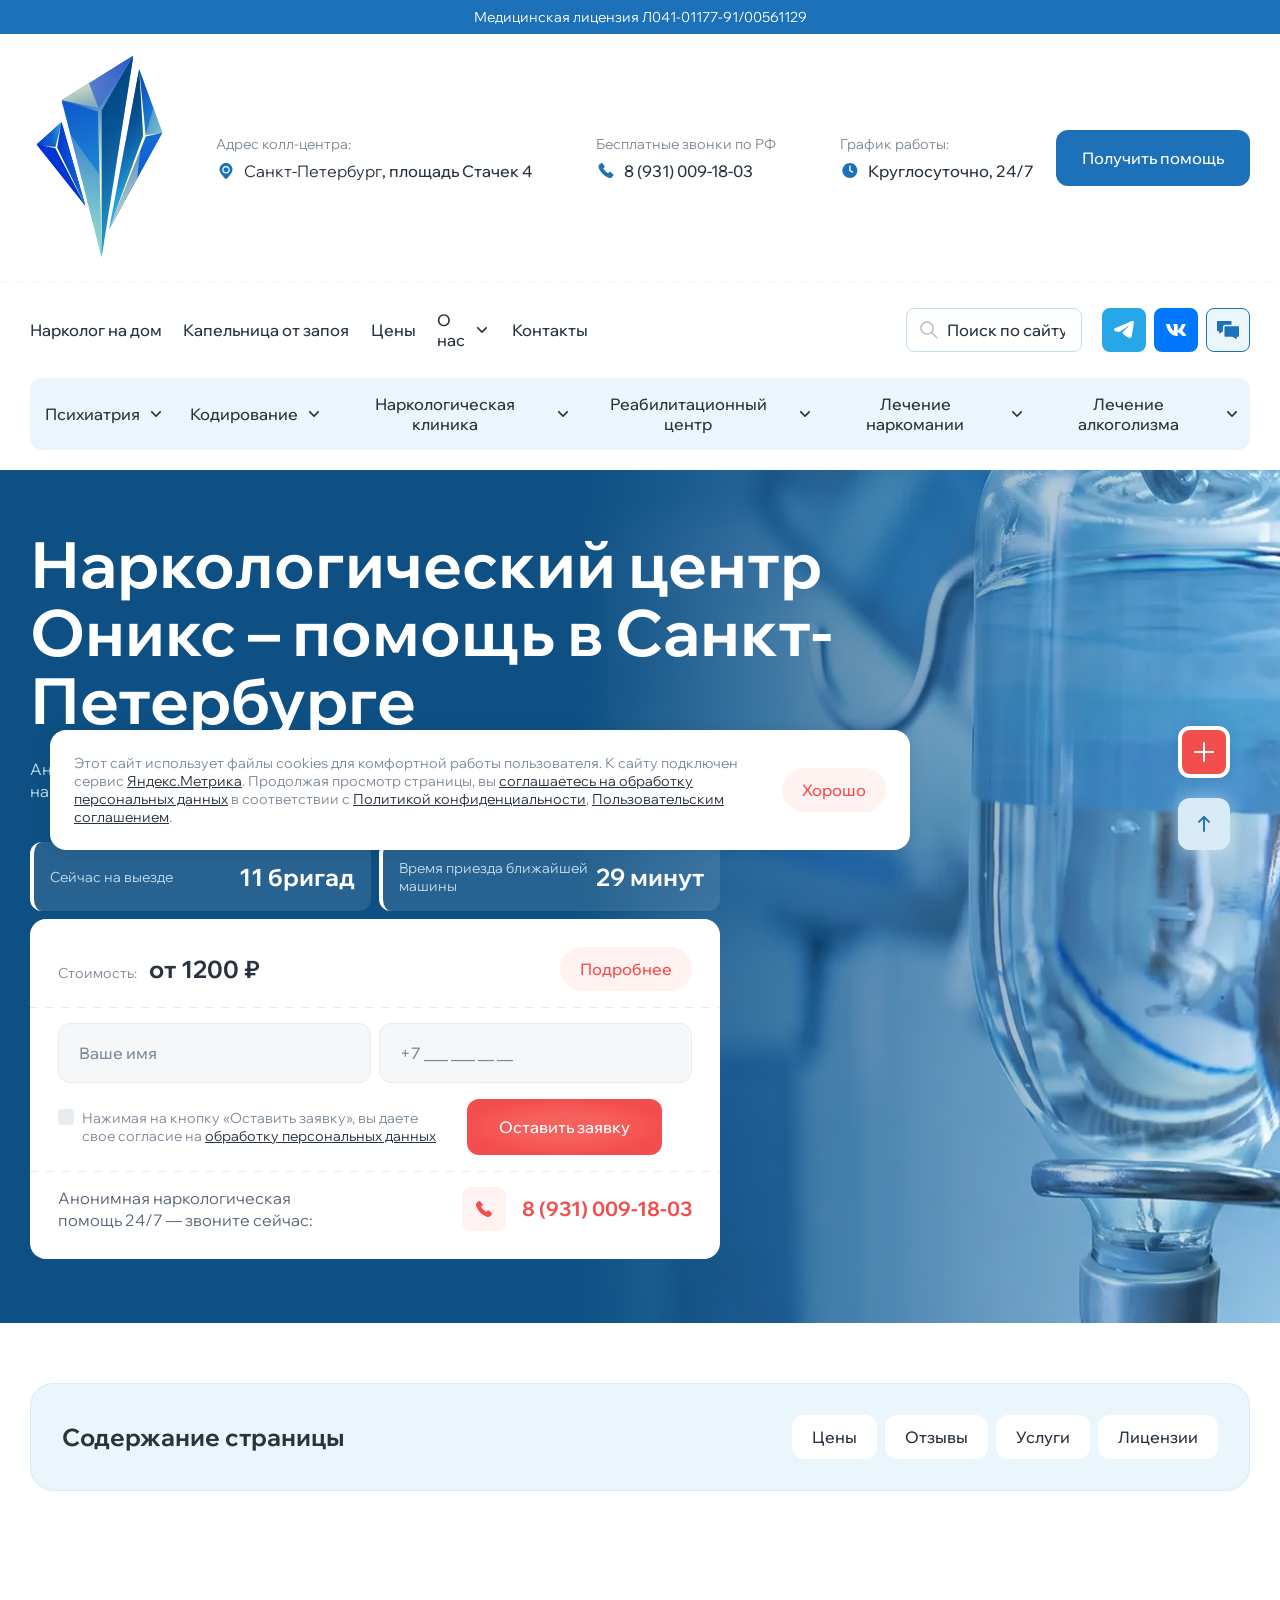
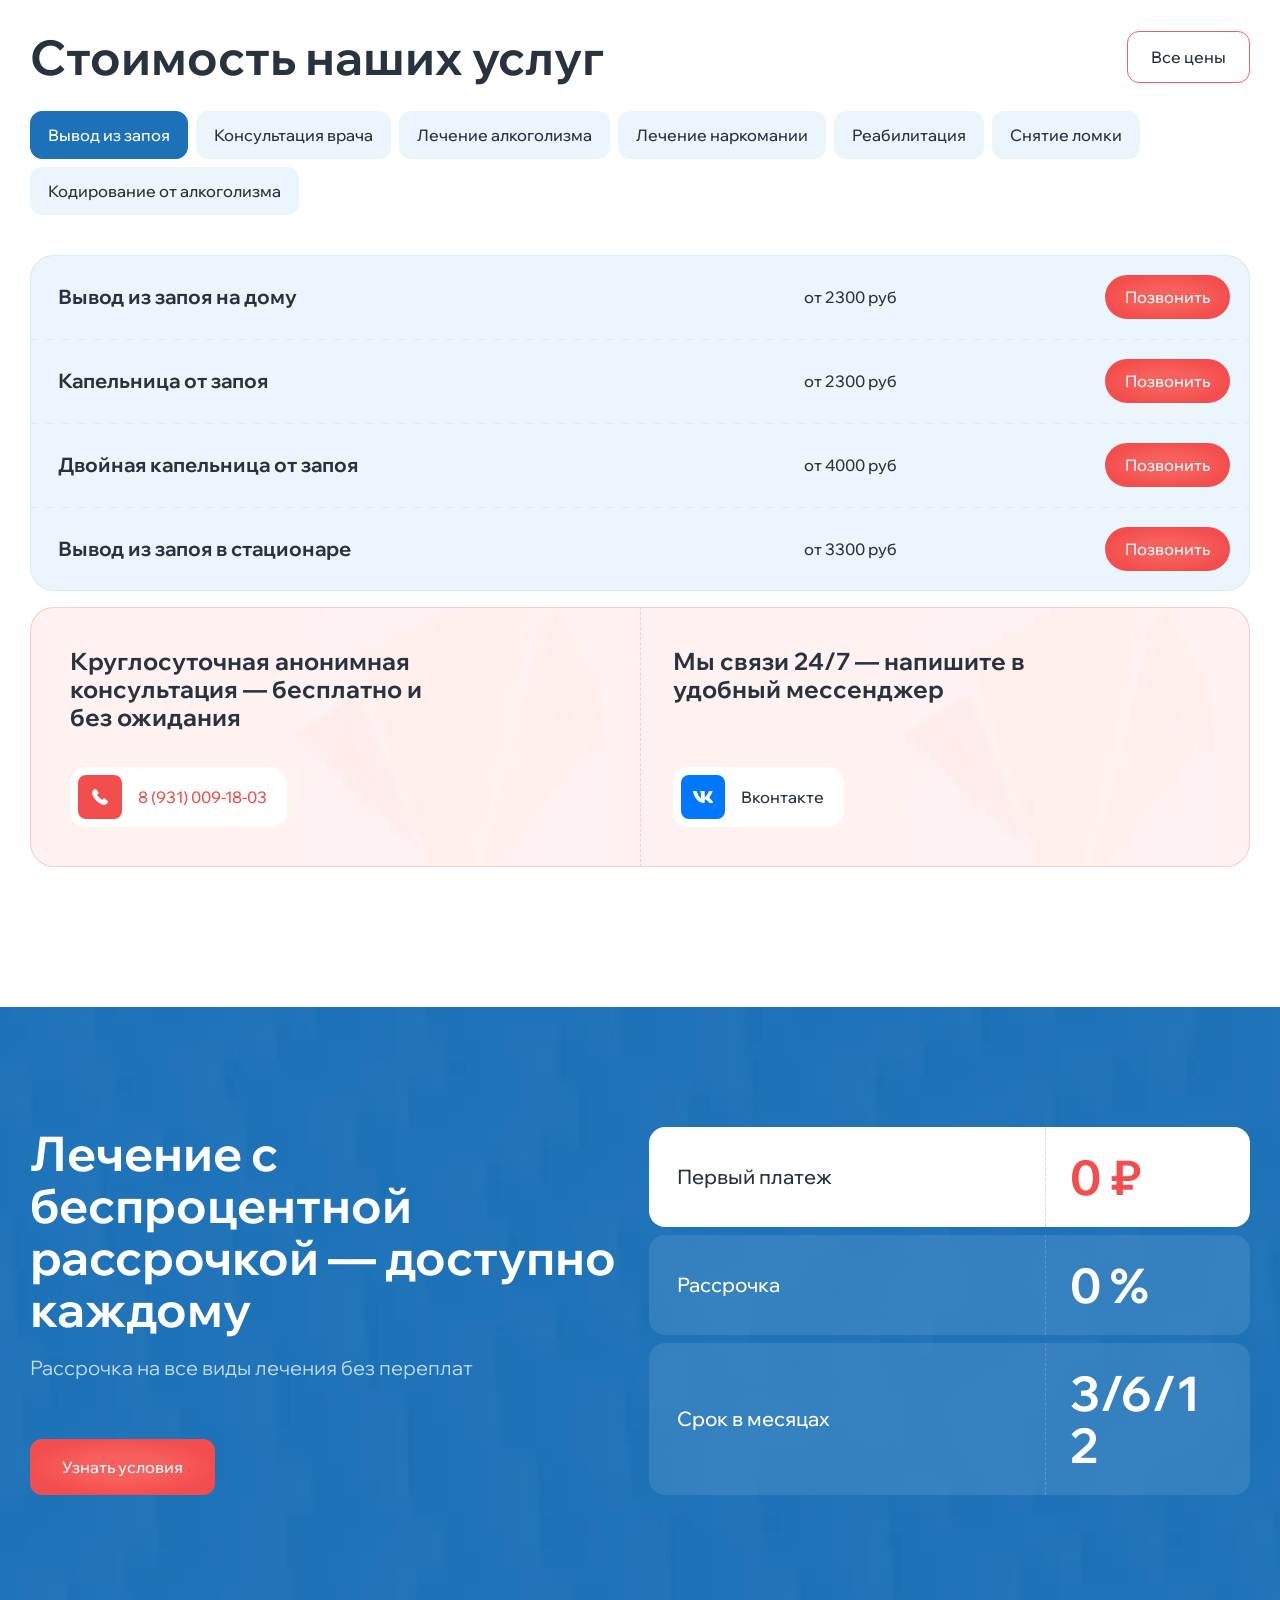
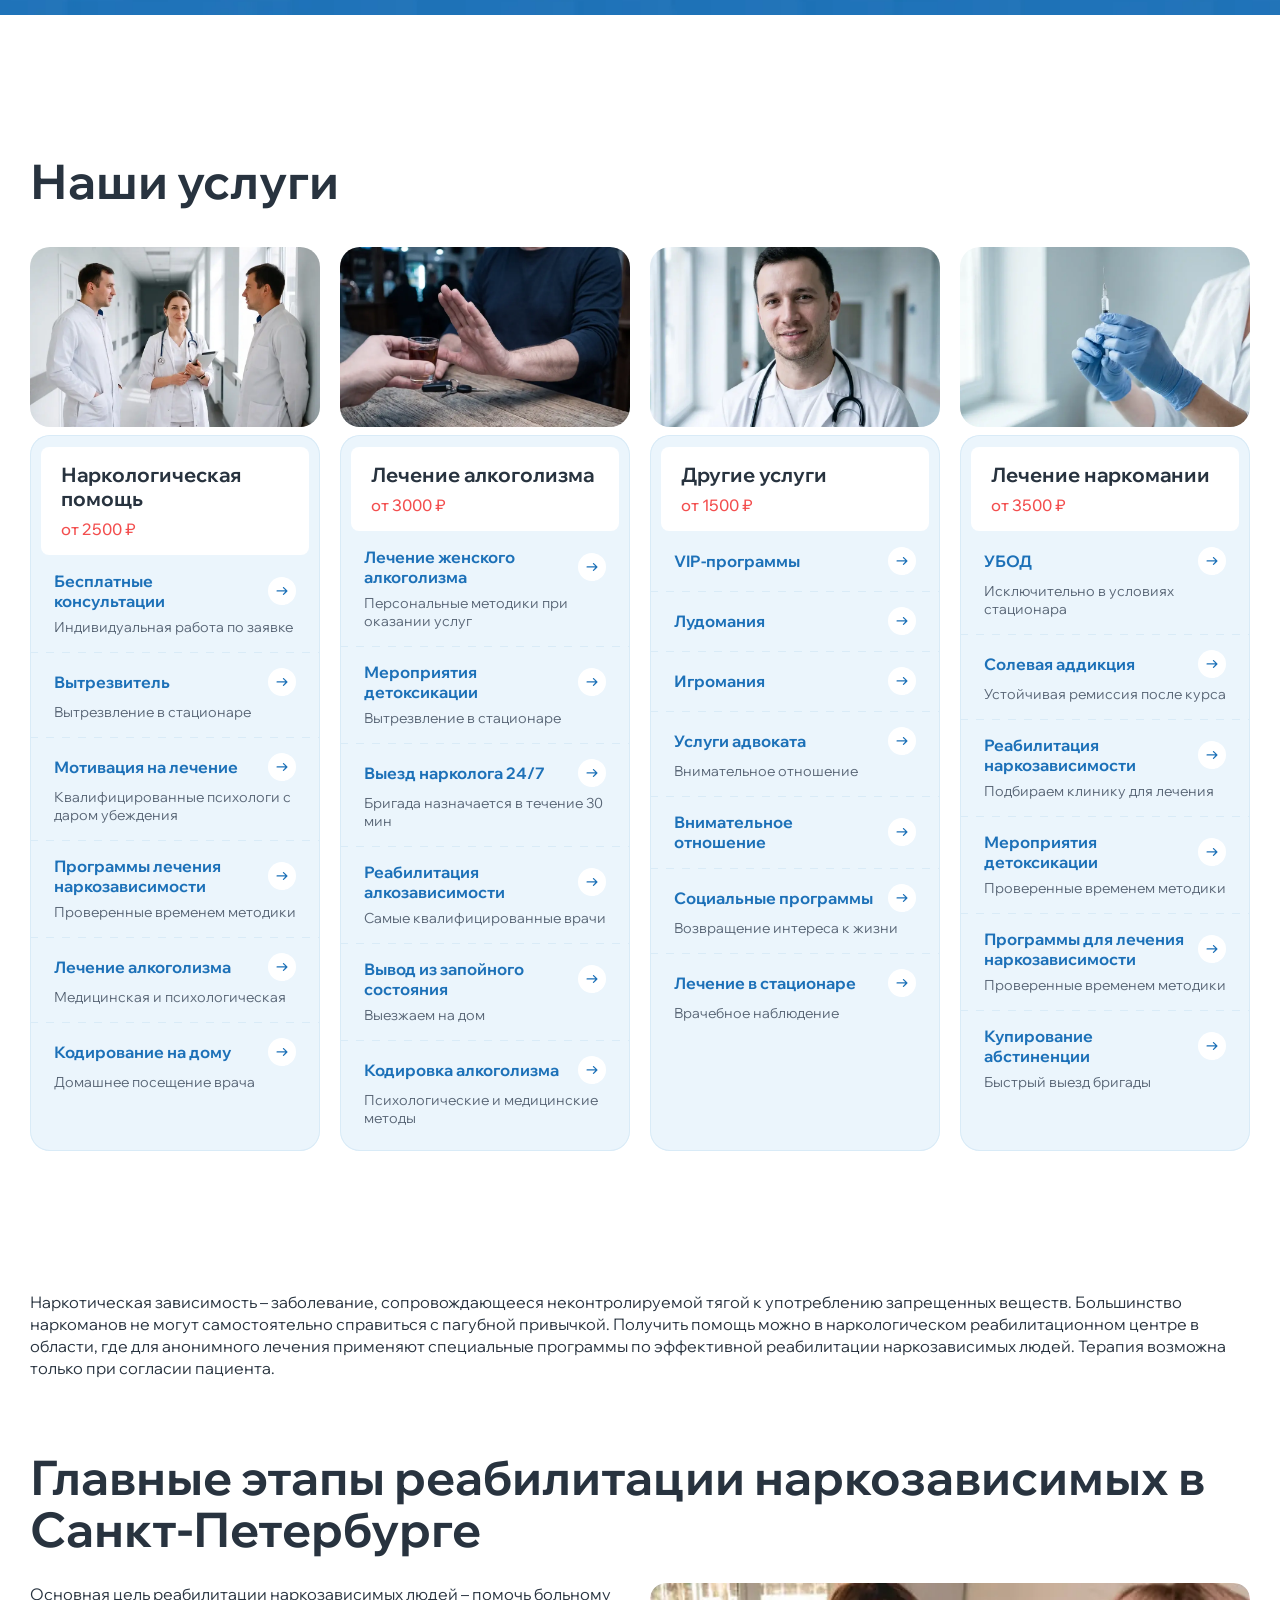
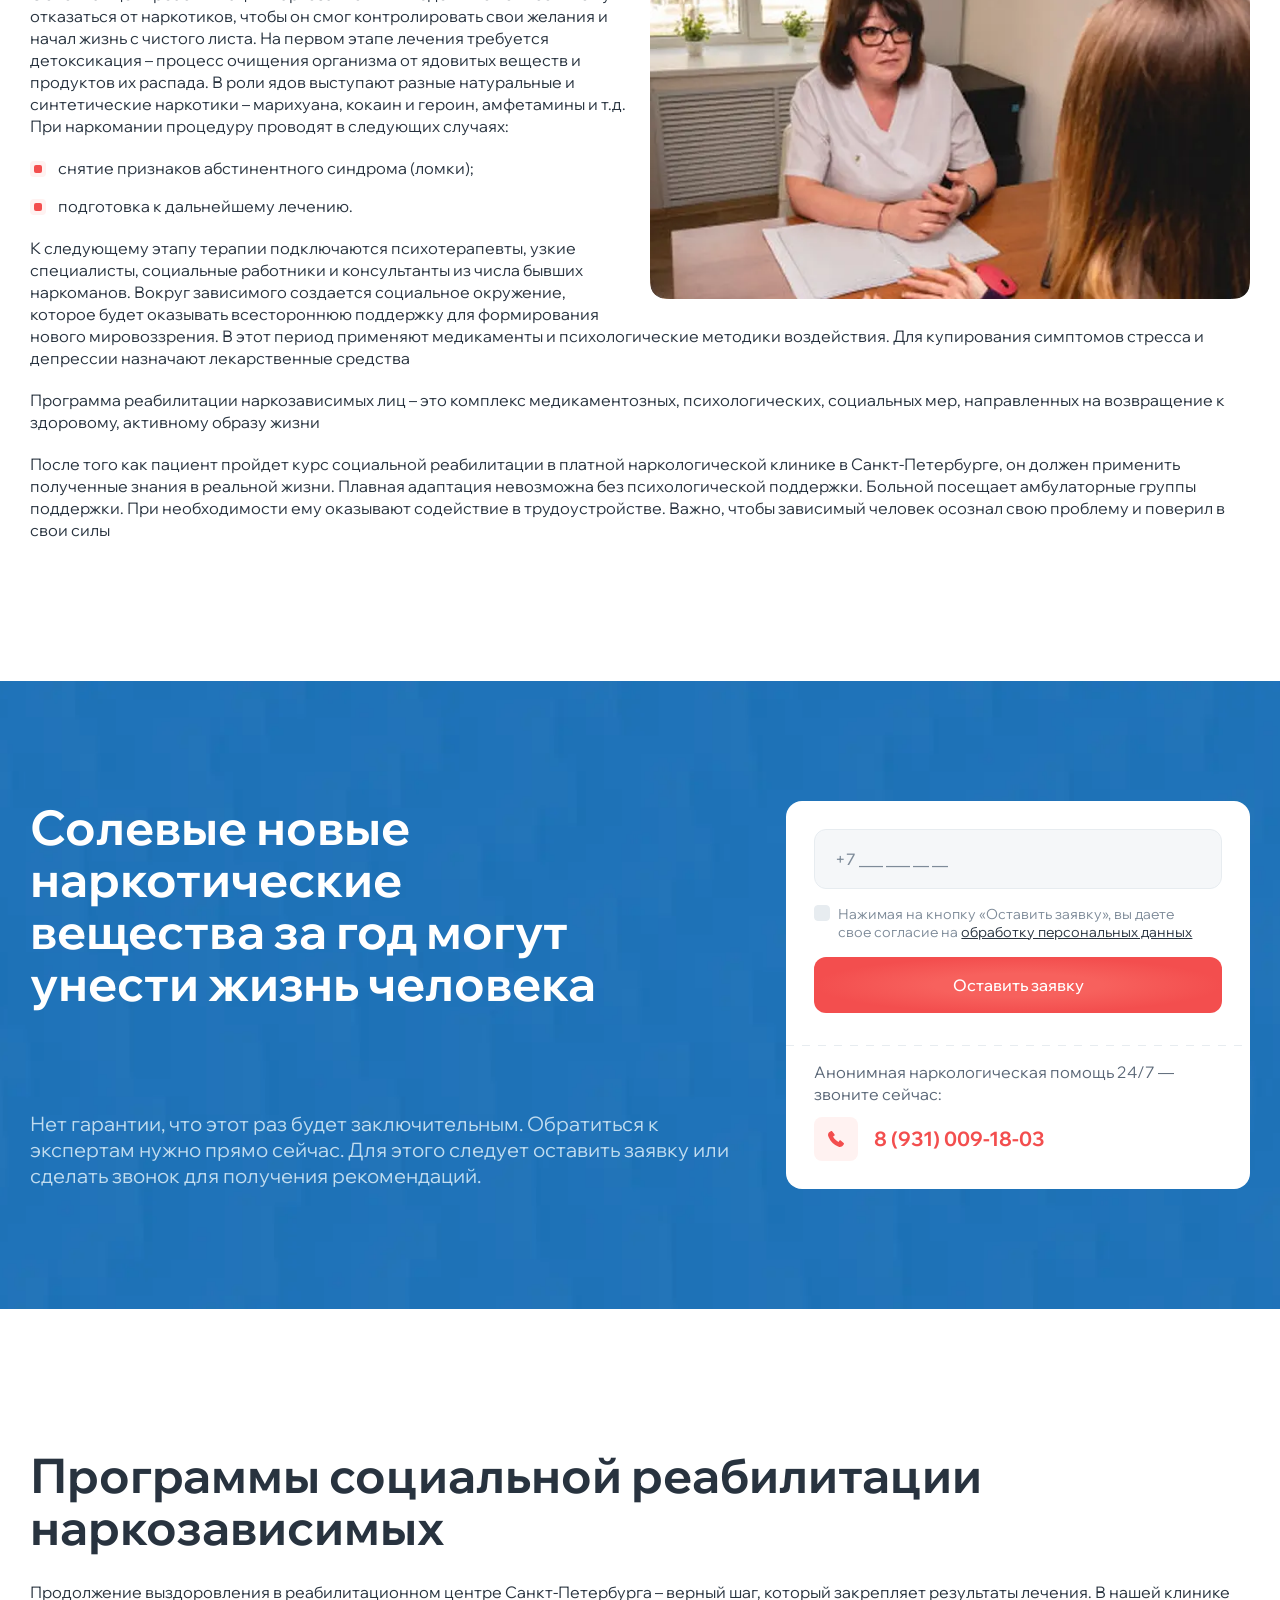
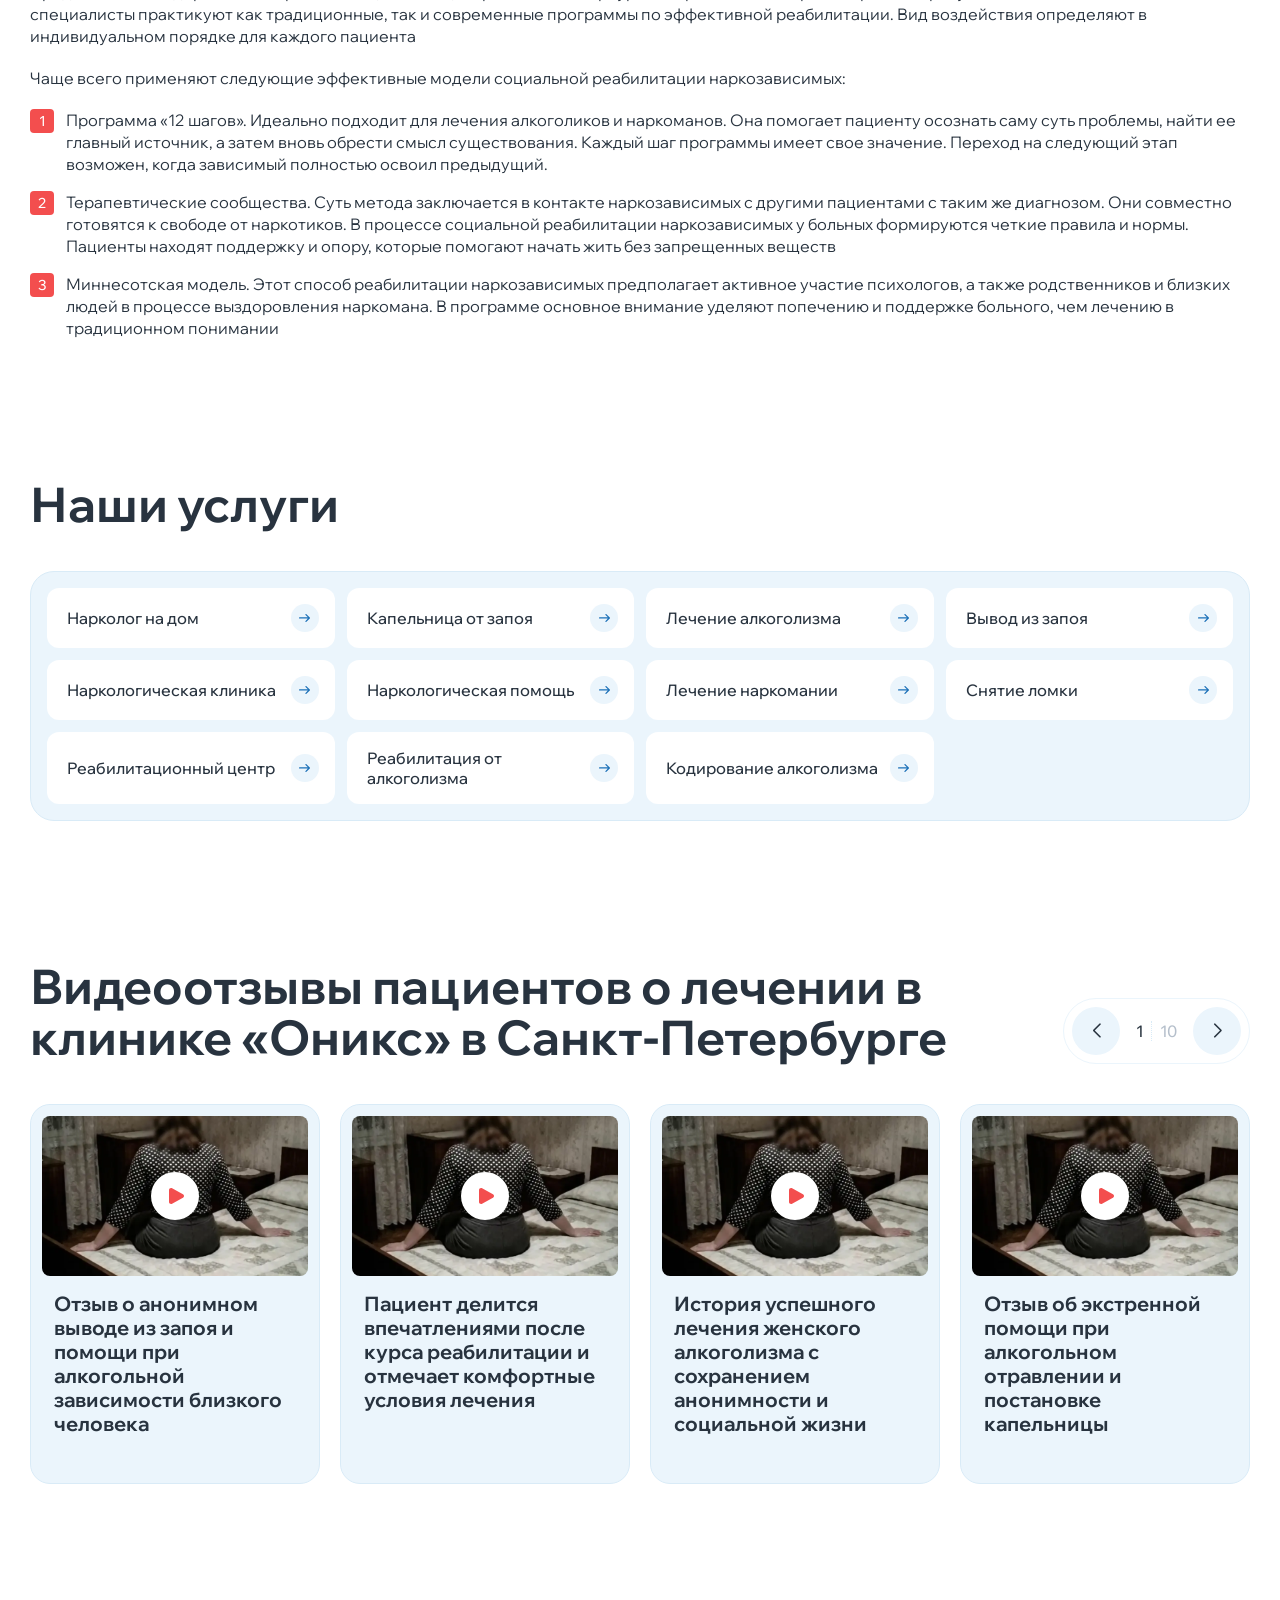
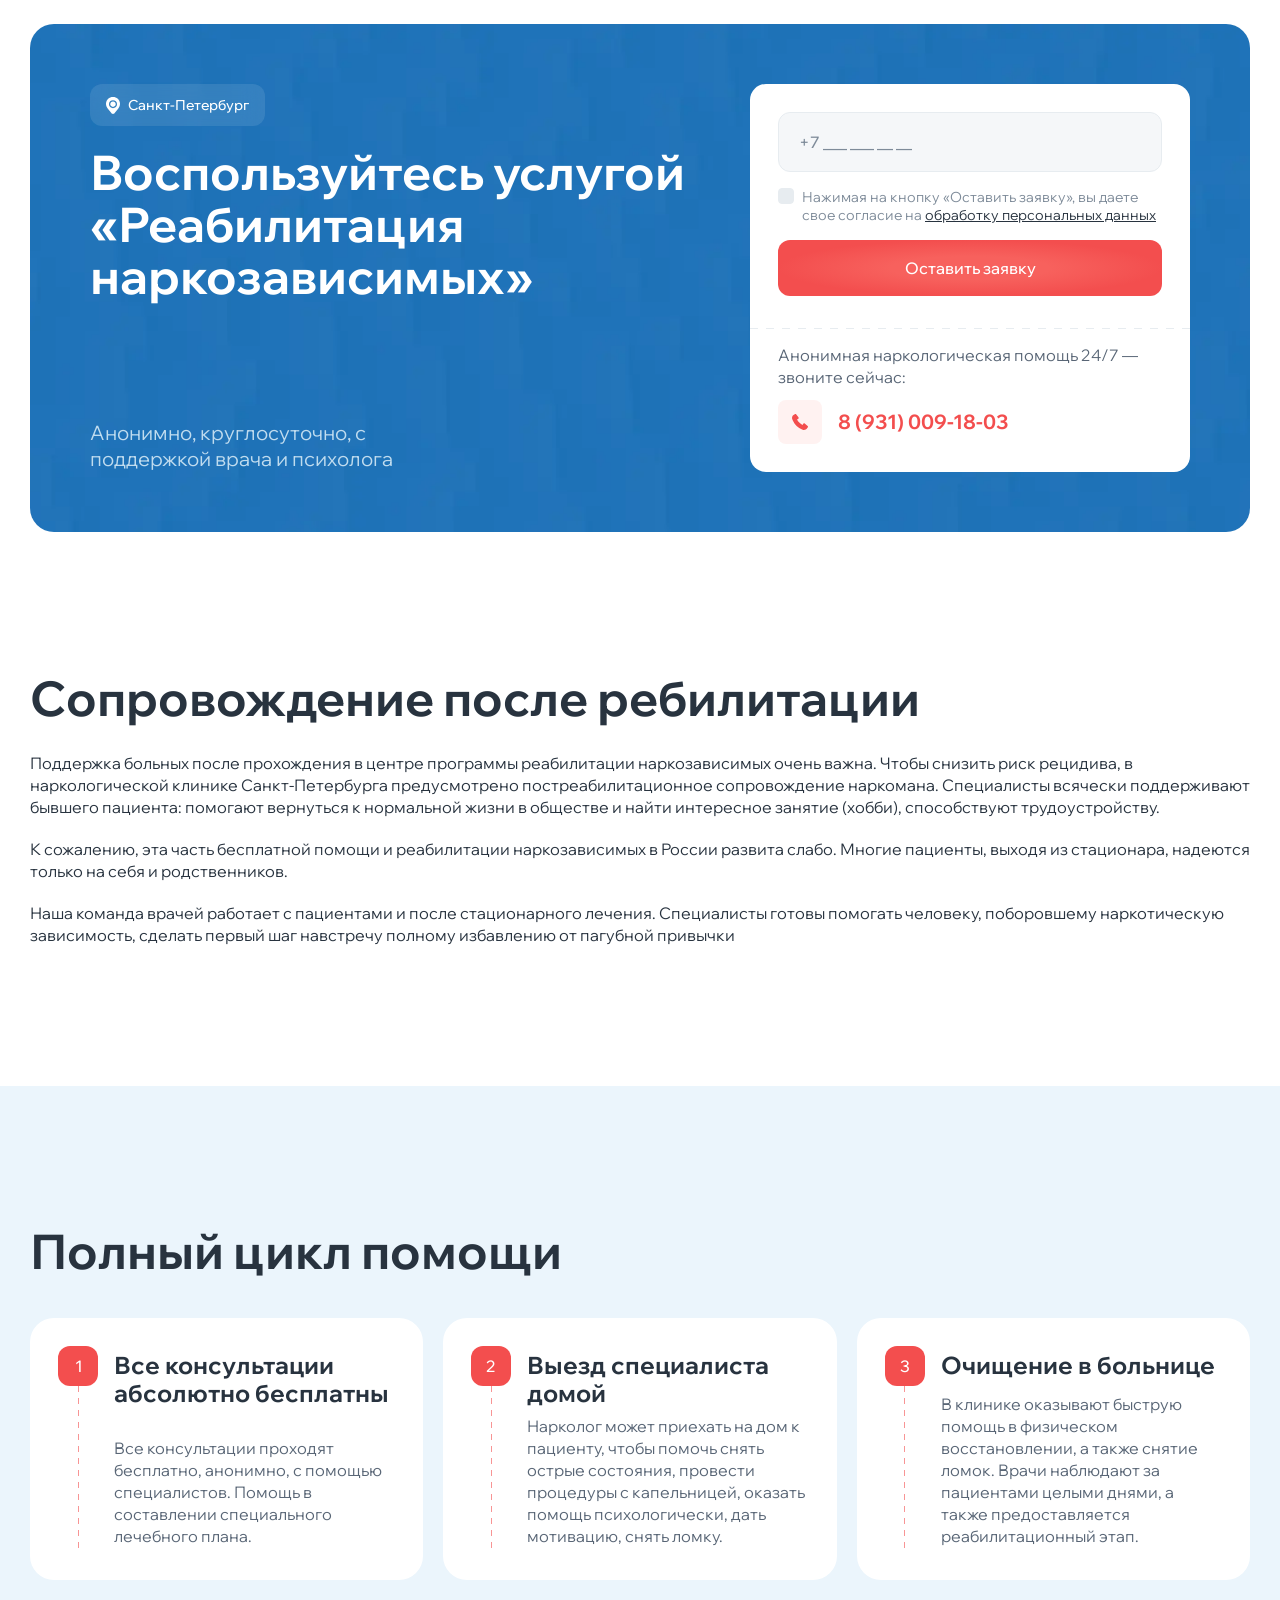
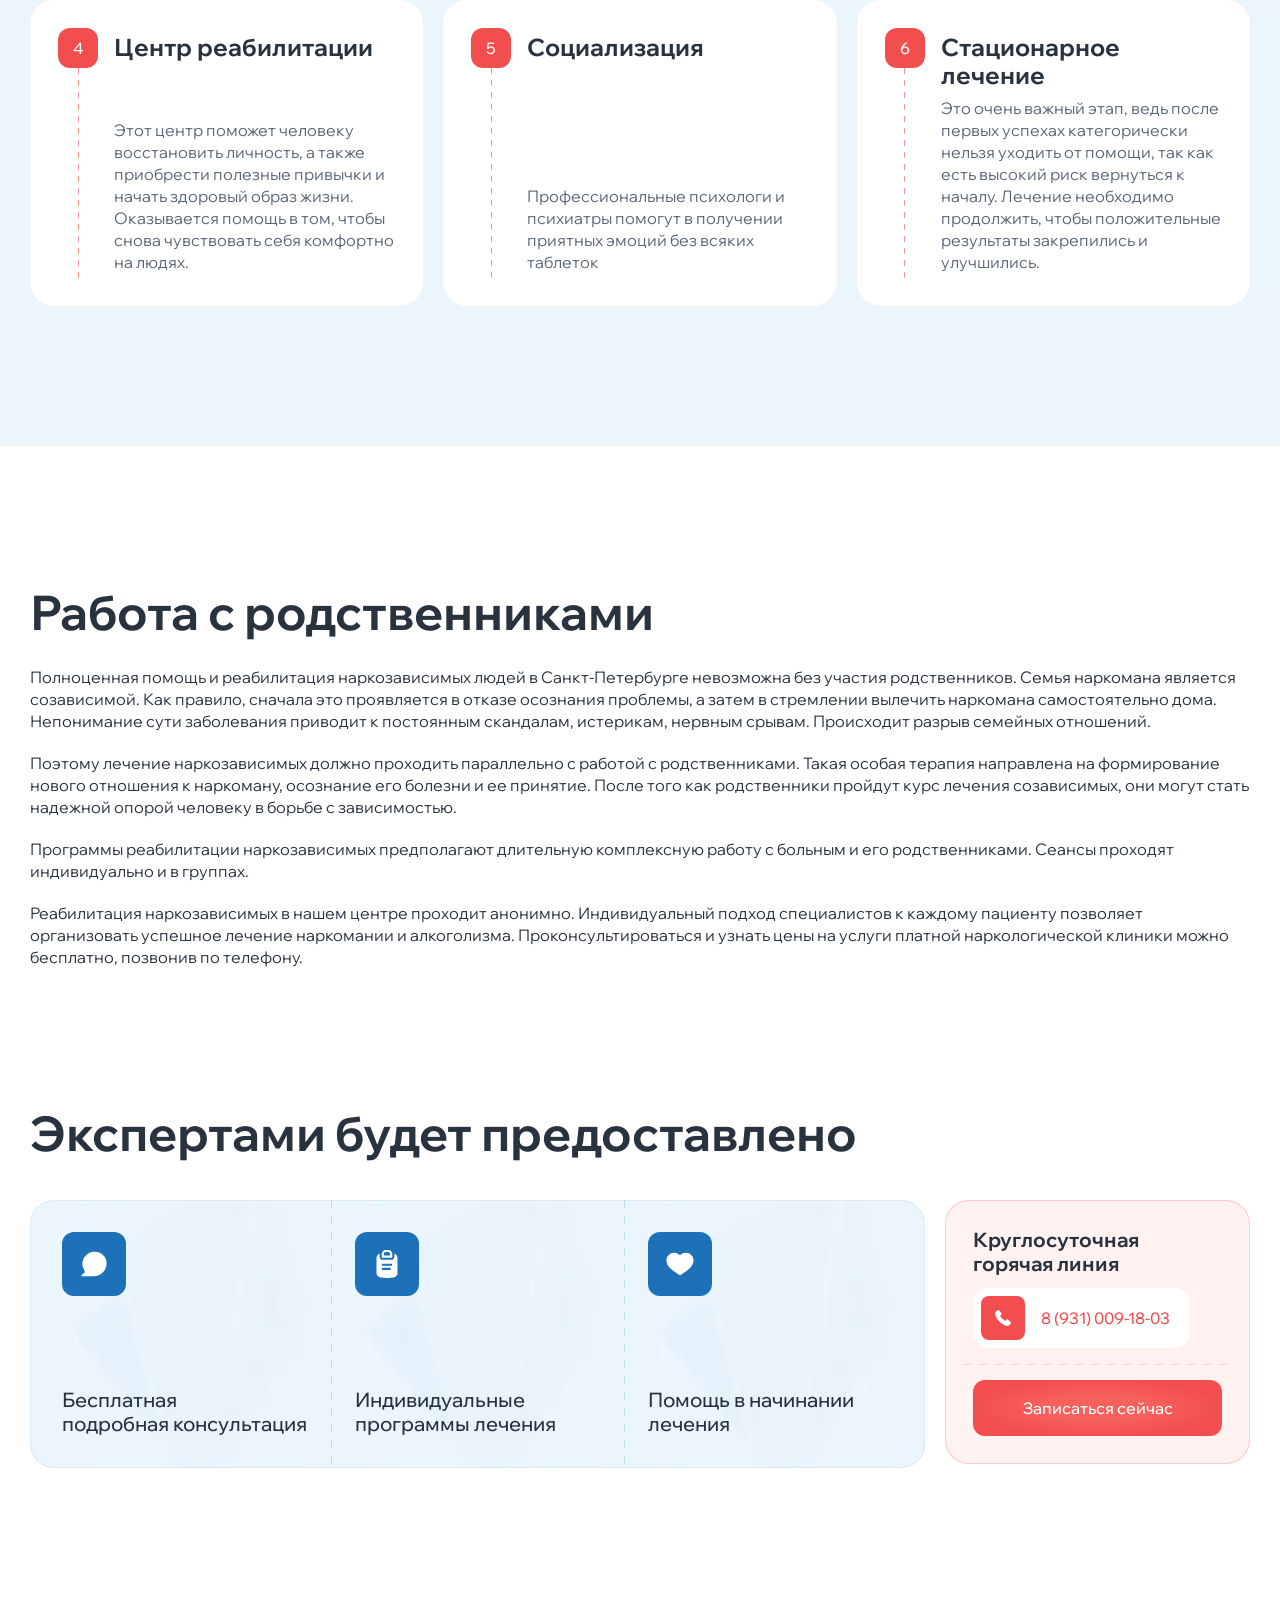
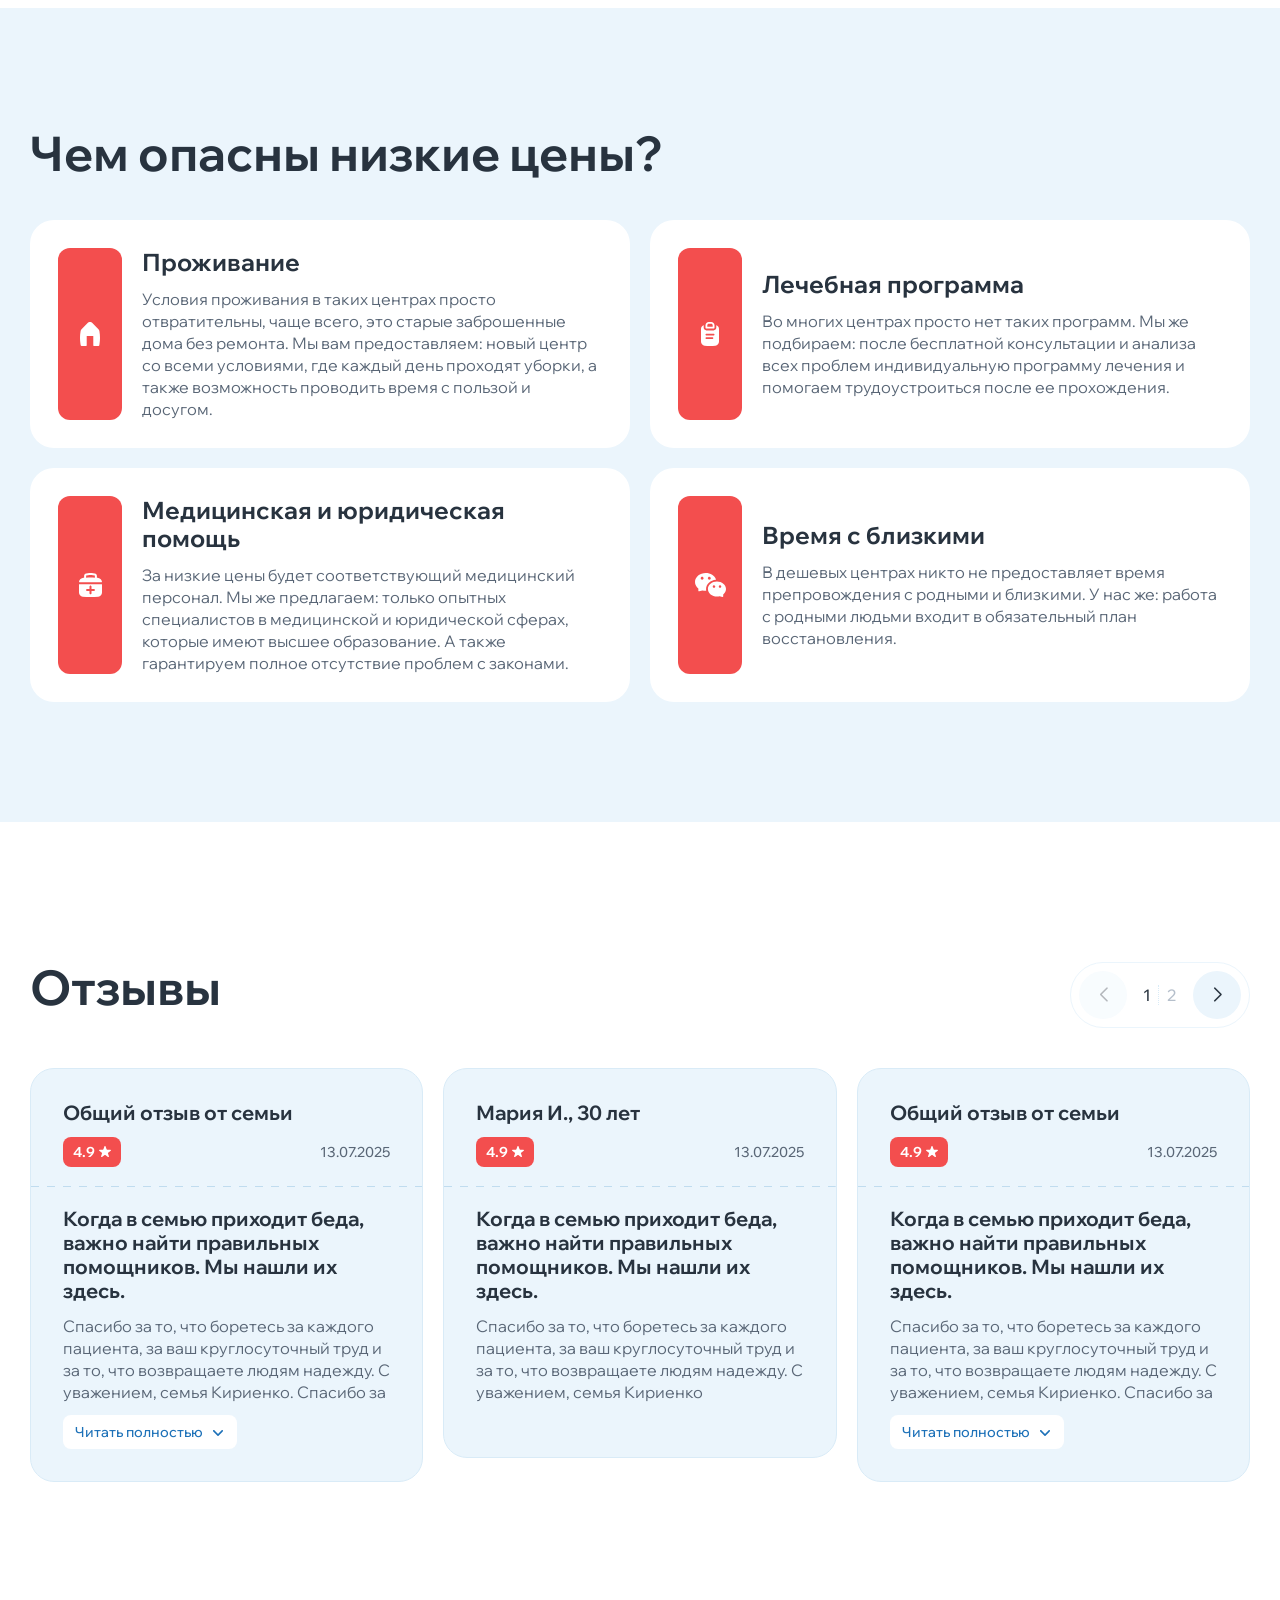
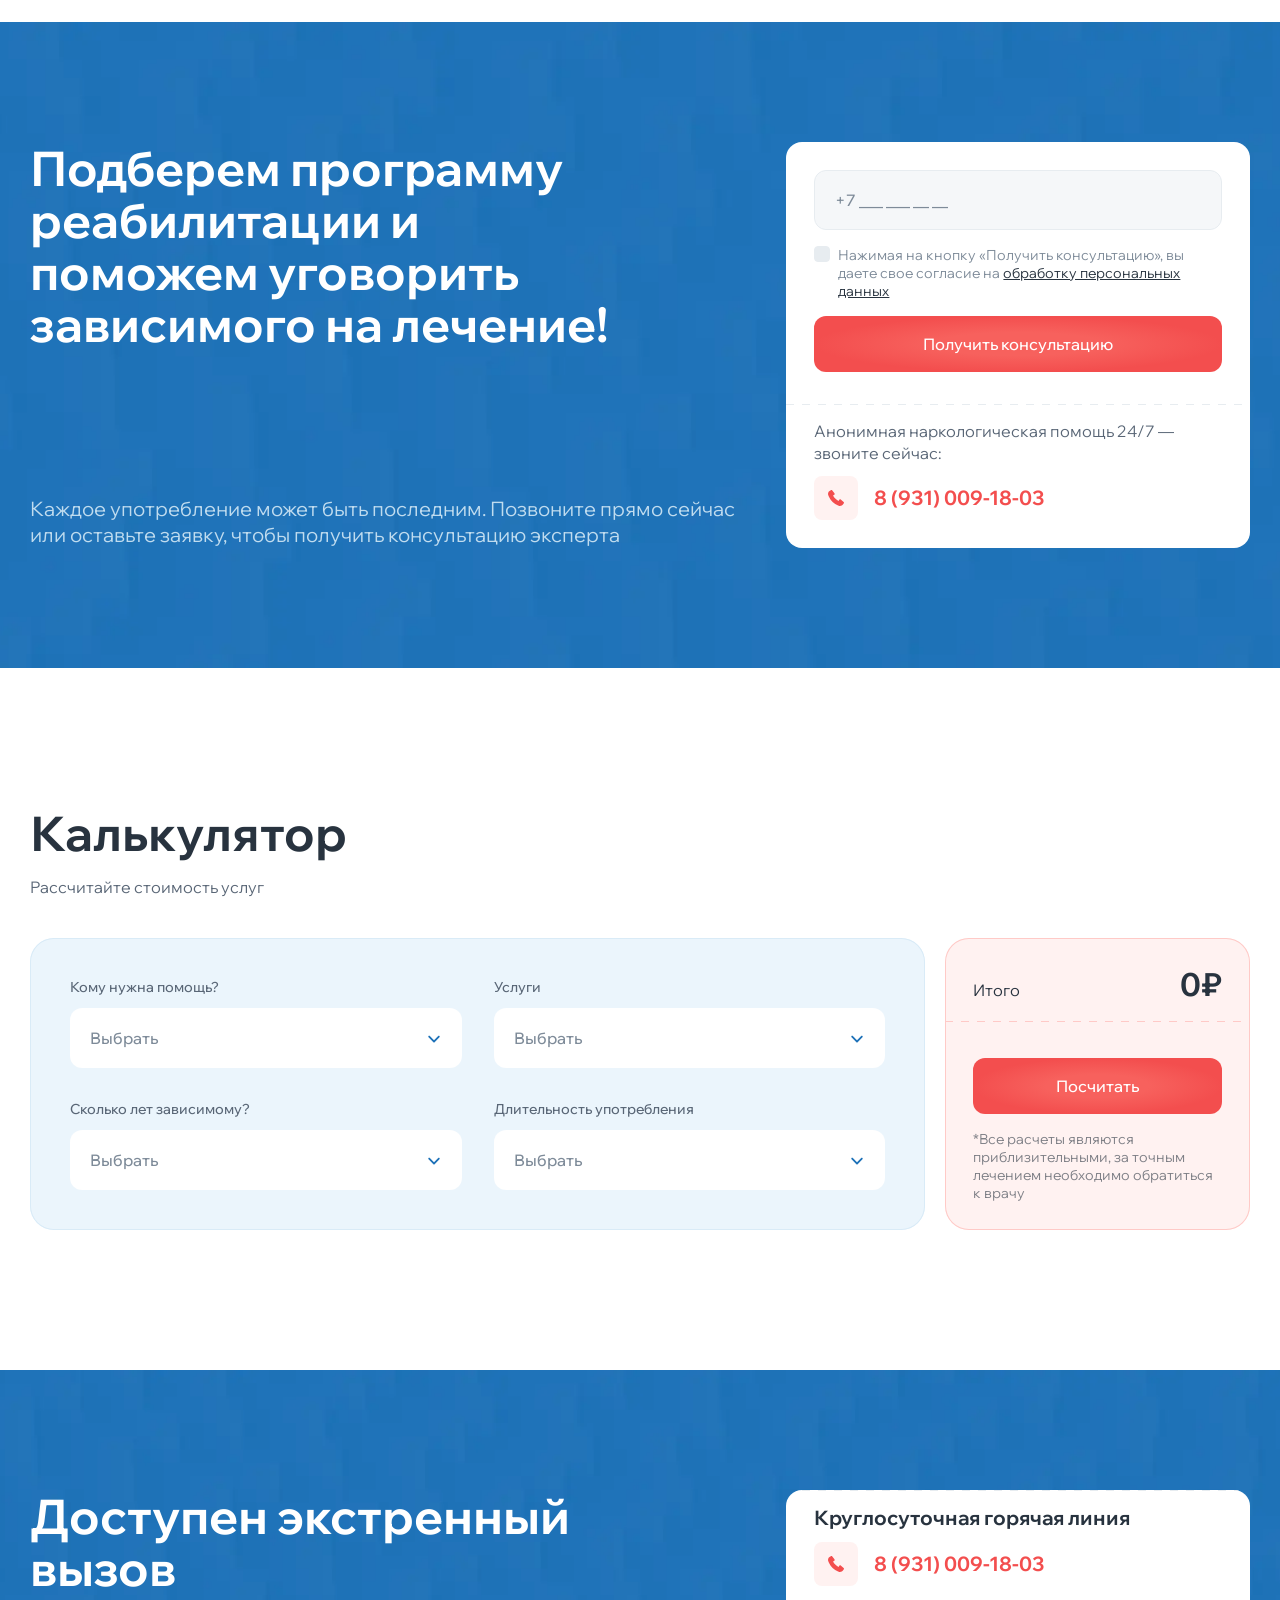
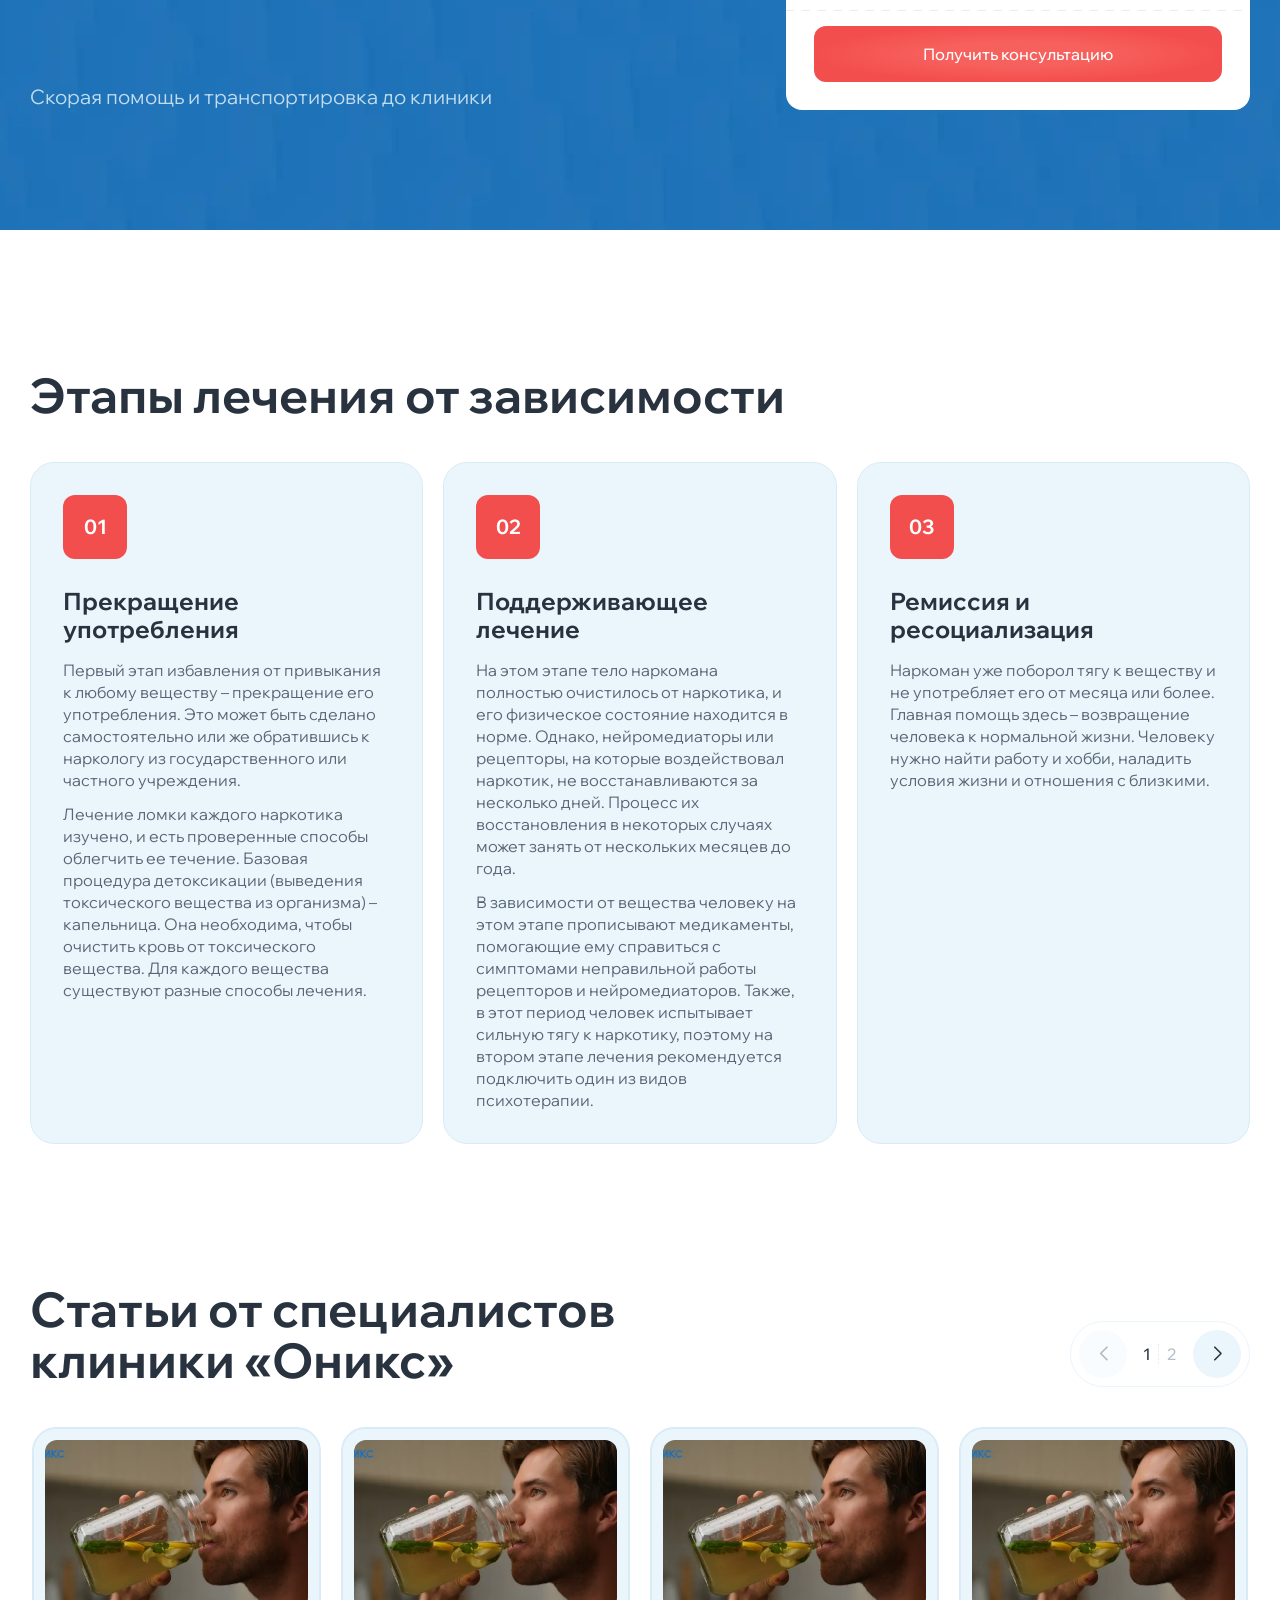
<file: index.html>
<!doctype html>
<html lang="ru">
	<head>
		<meta http-equiv="Content-Type" content="text/html; charset=utf-8" />
		<link rel="stylesheet" href="assets/css/build/build/swiper.css">
		<link rel="stylesheet" href="assets/css/build/build/fancybox.min.css">
		<link rel="stylesheet" href="assets/css/styles.css">
		
		
		<title>Name</title>
		<meta name='keywords' content='' />
		<meta name='description' content='' />
		<meta name="viewport" content="width=device-width, initial-scale=1, maximum-scale=1, user-scalable=0" />
		<meta http-equiv="X-UA-Compatible" content="IE=edge">
		<script src="assets/js/build/swiper-bundle.min.js" defer></script> 
		<script src="assets/js/build/fancybox.min.js" defer></script>
		<script src="assets/js/main.js" defer></script>
		<script src="assets/js/swipers.js" defer></script>
		<script src="assets/js/request.js" defer></script>
		<script src="assets/js/sourcebuster.min.js" defer></script>
		<script> </script>
	</head>
	<body>
		<div class="page">
			<header class="header">
				<div class="header__frame">
					<div class="header__license">Медицинская лицензия Л041-01177-91/00561129</div>
			
					<div class="container header__layout">
						<a class="header__brand" href="/">
							<picture>
								<source media="(max-width: 1023px)" srcset="assets/img/logo-mobile.svg" type="image/svg+xml" />
								<img src="assets/img/logo.svg" alt="Оникс" width="147" height="44" />
							</picture>
						</a>
			
						<div class="header__mobilebar">
							<a class="header__mobilecall" href="tel:+79310091803">
								<img src="assets/img/icons/phone-mobile.svg" alt="" />
								<span>
									<strong>8 (931) 009-18-03</strong>
									<span class="header__mobilehours">Круглосуточно, 24/7</span>
								</span>
							</a>
							<a class="header__network network tg" href="/telegram/">
								<img src="assets/img/icons/telegram.svg" alt="Telegram" />
							</a>
							<button class="header__burger" type="button" title="Открыть меню">
								<img src="assets/img/icons/burger.svg" alt="" />
								<img src="assets/img/icons/close.svg" alt="" />
							</button>
						</div>
			
						<button class="header__help primary-btn popup-btn" data-path="popup-change">Получить помощь</button>
			
						<nav class="header__nav">
							<form class="header__search popup-btn" data-path="popup-search">
								<input type="search" placeholder="Поиск по сайту" required />
								<button>
									<picture>
										<source media="(max-width: 1023px)" srcset="assets/img/icons/search-mobile.svg" type="image/svg+xml" />
										<img src="assets/img/icons/search.svg" alt="Найти" width="20" height="20" />
									</picture>
								</button>
							</form>
			
							<button class="header__urgent secondary-btn popup-btn" data-path="popup-change">Срочный вызов врача</button>
			
							<ul class="header__primary">
								<li class="header__item">
									<a class="header__navlink" href="/narkolog-na-dom/">Нарколог на дом</a>
								</li>
								<li class="header__item">
									<a class="header__navlink" href="/kapelnica-ot-zapoya/">Капельница от запоя</a>
								</li>
								<li class="header__item header__item--first">
									<a class="header__navlink" href="/ceny/">Цены</a>
								</li>
								<li class="header__item header__item--about">
									<div class="header__entry">
										<a class="header__navlink" href="/o-nas/">О нас</a>
										<button class="header__toggle" type="button" title="Раскрыть подменю «О нас»"></button>
									</div>
									<div class="header__dropdown" inert>
										<ul class="header__sublinks">
											<li><a href="/vrachi/">Врачи</a></li>
											<li><a href="/licenzii/">Лицензии</a></li>
											<li><a href="/ceny/">Цены</a></li>
											<li><a href="/blog/">Блог</a></li>
											<li><a href="/fotogalereya/">Фотогалерея</a></li>
										</ul>
									</div>
								</li>
								<li class="header__item header__item--first">
									<a class="header__navlink" href="/kontakty/">Контакты</a>
								</li>
							</ul>
			
							<ul class="header__services">
								<li class="header__item header__item--service">
									<div class="header__entry">
										<a class="header__navlink" href="/psihiatriya/">Психиатрия</a>
										<button class="header__toggle" type="button" title="Раскрыть подменю «Психиатрия»"></button>
									</div>
									<div class="header__dropdown" inert>
										<ul class="header__sublinks">
											<li><a href="/psihiatriya/">Психиатрия</a></li>
											<li><a href="/psihiatriya/konsultaciya/">Консультация психиатра</a></li>
										</ul>
									</div>
								</li>
								<li class="header__item header__item--service">
									<div class="header__entry">
										<a class="header__navlink" href="/kodirovanie/">Кодирование</a>
										<button class="header__toggle" type="button" title="Раскрыть подменю «Кодирование»"></button>
									</div>
									<div class="header__dropdown" inert>
										<ul class="header__sublinks">
											<li><a href="/kodirovanie/na-domu/">Кодирование на дому</a></li>
											<li><a href="/kodirovanie/metod-dovzhenko/">Метод Довженко</a></li>
											<li><a href="/kodirovanie/torpedo/">Препаратом «Торпедо»</a></li>
											<li><a href="/kodirovanie/esperal/">Препаратом «Эспераль»</a></li>
											<li><a href="/kodirovanie/dvojnoj-blok/">Двойной блок</a></li>
											<li><a href="/kodirovanie/gipnoz/">Гипноз</a></li>
											<li><a href="/kodirovanie/vshivanie-ampuly/">Вшивание ампулы</a></li>
											<li><a href="/kodirovanie/ukolom/">Кодирование уколом</a></li>
											<li><a href="/kodirovanie/igloukalyvaniem/">Кодирование иглоукалыванием</a></li>
											<li><a href="/kodirovanie/disulfiram/">Препаратом «Дисульфирам»</a></li>
											<li><a href="/kodirovanie/algominal/">Препаратом «Алгоминал»</a></li>
											<li><a href="/kodirovanie/raskodirovanie/">Раскодирование</a></li>
										</ul>
									</div>
								</li>
								<li class="header__item header__item--service">
									<div class="header__entry">
										<a class="header__navlink" href="/narkologicheskaya-klinika/">Наркологическая клиника</a>
										<button class="header__toggle" type="button" title="Раскрыть подменю «Наркологическая клиника»"></button>
									</div>
									<div class="header__dropdown" inert>
										<ul class="header__sublinks">
											<li><a href="/narkologicheskaya-klinika/">Наркологическая клиника</a></li>
											<li><a href="/narkolog-na-dom/">Нарколог на дом</a></li>
										</ul>
									</div>
								</li>
								<li class="header__item header__item--service">
									<div class="header__entry">
										<a class="header__navlink" href="/reabilitacionnyj-centr/">Реабилитационный центр</a>
										<button class="header__toggle" type="button" title="Раскрыть подменю «Реабилитационный центр»"></button>
									</div>
									<div class="header__dropdown" inert>
										<ul class="header__sublinks">
											<li><a href="/reabilitacionnyj-centr/">Реабилитационный центр</a></li>
										</ul>
									</div>
								</li>
								<li class="header__item header__item--service">
									<div class="header__entry">
										<a class="header__navlink" href="/lechenie-narkomanii/">Лечение наркомании</a>
										<button class="header__toggle" type="button" title="Раскрыть подменю «Лечение наркомании»"></button>
									</div>
									<div class="header__dropdown" inert>
										<ul class="header__sublinks">
											<li><a href="/lechenie-narkomanii/">Лечение наркомании</a></li>
										</ul>
									</div>
								</li>
								<li class="header__item header__item--service">
									<div class="header__entry">
										<a class="header__navlink" href="/lechenie-alkogolizma/">Лечение алкоголизма</a>
										<button class="header__toggle" type="button" title="Раскрыть подменю «Лечение алкоголизма»"></button>
									</div>
									<div class="header__dropdown" inert>
										<ul class="header__sublinks">
											<li><a href="/lechenie-alkogolizma/">Лечение алкоголизма</a></li>
											<li><a href="/kapelnica-ot-zapoya/">Капельница от запоя</a></li>
										</ul>
									</div>
								</li>
							</ul>
			
							<div class="header__contacts">
								<div class="header__info">
									<div class="header__contact header__contact--address">
										<div class="header__caption">Адрес колл-центра:</div>
										<div class="header__value">
											<img src="assets/img/icons/location.svg" alt="" />
											<span><button class="popup-btn" data-path="popup-city">Санкт-Петербург</button>, площадь Стачек 4</span>
										</div>
									</div>
			
									<div class="header__contact header__contact--phone">
										<div class="header__caption">
											<span class="header__desktoptext">Бесплатные звонки по РФ</span>
											<span class="header__mobiletext">Все звонки бесплатные и анонимные</span>
										</div>
										<a class="header__value" href="tel:+79310091803">
											<img src="assets/img/icons/phone.svg" alt="" />
											8 (931) 009-18-03
										</a>
									</div>
			
									<div class="header__contact header__contact--hours">
										<div class="header__caption">График работы:</div>
										<div class="header__value">
											<img src="assets/img/icons/clock.svg" alt="" />
											<span>Круглосуточно<span class="header__desktoptext">, 24/7</span></span>
										</div>
									</div>
								</div>
			
								<div class="header__social">
									<div class="header__caption header__mobiletext">Социальные сети</div>
									<div class="networks">
										<a class="header__network network tg" href="#">
											<img src="assets/img/icons/telegram.svg" alt="Telegram" />
										</a>
										<a class="header__network network vk" href="#">
											<img src="assets/img/icons/vk.svg" alt="ВКонтакте" />
										</a>
										<a class="header__network network" href="/chat/">
											<svg width="22" height="18" viewBox="0 0 22 18" fill="none" xmlns="http://www.w3.org/2000/svg">
												<path
													d="M5.89733 5.98546V10.5884L2.73558 12.5127C2.42335 12.7019 2.16878 12.5648 2.16878 12.2068V10.3031H0.668073C0.491004 10.3027 0.321292 10.234 0.196084 10.1119C0.070877 9.98975 0.000371606 9.82432 0 9.6516V0.651487C0.000371606 0.478813 0.070877 0.313316 0.196084 0.191216C0.321292 0.0691175 0.491004 0.000362381 0.668073 0H13.8748C14.0519 0.000362381 14.2216 0.0691175 14.3468 0.191216C14.472 0.313316 14.5425 0.478813 14.5429 0.651487V3.81292H8.12518C7.53442 3.81328 6.96798 4.04228 6.55026 4.44964C6.13254 4.85699 5.8977 5.40938 5.89733 5.98546ZM22 5.98546V14.987C21.9997 15.1596 21.9291 15.3251 21.8039 15.4472C21.6787 15.5693 21.509 15.6381 21.332 15.6385H19.8565V17.608C19.8565 17.966 19.6034 18.1045 19.2898 17.9152L15.6259 15.685C15.6025 15.6707 15.58 15.6552 15.5584 15.6385H8.12518C7.94811 15.6381 7.7784 15.5693 7.65319 15.4472C7.52798 15.3251 7.45748 15.1596 7.4571 14.987V5.98546C7.45785 5.8129 7.52847 5.64761 7.6536 5.52558C7.77873 5.40356 7.94822 5.33469 8.12518 5.33396H21.332C21.509 5.33433 21.6787 5.40308 21.8039 5.52518C21.9291 5.64729 21.9997 5.81278 22 5.98546Z"
													fill="#1D71B8"
												/>
											</svg>
										</a>
									</div>
								</div>
							</div>
						</nav>
					</div>
			
					<div class="header__backdrop"></div>
				</div>
			</header>
			<main class="main">
<section class="hero"> 
    <picture class="hero__background">
        <source srcset="assets/img/hero/background.webp" type="image/webp">
        <img src="assets/img/hero/background.jpg" alt="" fetchpriority="high">
    </picture>

    <div class="container hero__container">
        <h1 class="title-h1 hero__title">Наркологический центр Оникс – помощь в Санкт-Петербурге</h1>
        <p class="hero__lead">Анонимная и круглосуточная помощь при алкоголизме и наркомании. Врач быстро приедет на дом</p>
        <div class="hero__content">
            <dl class="hero__stats">
                <div class="hero__stat">
                    <dt>Сейчас на выезде</dt>
                    <dd>11 бригад</dd>
                </div>

                <div class="hero__stat">
                    <dt>Время приезда ближайшей машины</dt>
                    <dd>29 минут</dd>
                </div>
            </dl>

            <div class="hero__card">
                <div class="hero__price">
                    <p>Стоимость: <strong>от 1200 ₽</strong></p>
                    <a class="hero__more" href="#">Подробнее</a>
                </div>

                <form class="hero__form">
                    <input name='catalogue' type='hidden' value='<?= $current_catalogue["Catalogue_ID"] ?>' />
                    <input name="bitrixID" type="hidden" value='<?= $current_catalogue["BitrixID"] ?>'>
                    <input name='city' type='hidden' value='<?= $current_catalogue["Catalogue_Name"] ?>' />
                    <input name='type' type='hidden' value='request' />
                    <input name='cc' type='hidden' value='2' />
                    <input name='sub' type='hidden' value='8' />
                    <input name='mes' type='hidden' value='22' />
                    <input name="urlMessage" type="hidden" value="">
                    <input name="title_url_message" type="hidden" value="">                    <div class="hero__fields">
                        <input type="text" name="params[name][]" placeholder="Ваше имя" required>
                        <input type="tel" name="params[phone][]" placeholder="+7 ___ ___ __ __" required>
                    </div>

                    <div class="hero__actions">
                        <div class="politic hero__consent">
                            <input type="checkbox" name="consent" id="hero-consent" value="1" required>
                            <span><label for="hero-consent">Нажимая на кнопку «Оставить заявку», вы даете свое согласие на</label> <a href="/politika-konfidencialnosti/">обработку персональных данных</a></span>
                        </div>

                        <button class="secondary-btn hero__submit" type="submit">Оставить заявку</button>
                    </div>
                </form>

                <div class="hero__contact">
                    <p>Анонимная наркологическая помощь 24/7 — звоните сейчас:</p>
                    <a class="hero__phone" href="tel:+79310091803">
                        <img src="assets/img/icons/phone-red.svg" alt="">
                        <span>8 (931) 009-18-03</span>
                    </a>
                </div>
            </div>
        </div>
    </div>
</section>


<nav class="contents section-offset">
    <div class="container">
        <div class="contents__panel">
            <div class="contents__title">Содержание страницы</div>
            <ul class="contents__list">
                <li><a class="tertiary-btn contents__link sсroll-js" href="#prices">Цены</a></li>
                <li><a class="tertiary-btn contents__link sсroll-js" href="#reviews">Отзывы</a></li>
                <li><a class="tertiary-btn contents__link sсroll-js" href="#services">Услуги</a></li>
                <li><a class="tertiary-btn contents__link sсroll-js" href="#licenses">Лицензии</a></li>
            </ul>
        </div>
    </div>
</nav>
 
<section class="prices section-offset" id="prices">
    <div class="container tab prices__layout">
        <div class="title-h2 prices__title">Стоимость наших услуг</div>

        <div class="tab-btns prices__tabs">
            <button class="tab-btn tab-btn--active" type="button" data-id="binge">Вывод из запоя</button>
            <button class="tab-btn" type="button" data-id="consultation">Консультация врача</button>
            <button class="tab-btn" type="button" data-id="alcohol">Лечение алкоголизма</button>
            <button class="tab-btn" type="button" data-id="drugs">Лечение наркомании</button>
            <button class="tab-btn" type="button" data-id="rehab">Реабилитация</button>
            <button class="tab-btn" type="button" data-id="withdrawal">Снятие ломки</button>
            <button class="tab-btn" type="button" data-id="coding">Кодирование от алкоголизма</button>
        </div>

        <div class="prices__body">
            <div class="tab-content prices__panel tab-content--active" data-id="binge">
                <table class="prices__table">
                    <tbody>
                        <tr class="prices__row change-item">
                            <th scope="row" class="change-item__title">Вывод из запоя на дому</th>
                            <td>от 2300 руб</td>
                            <td><button class="secondary-btn prices__call popup-btn change-item__btn" data-path="popup-change">Позвонить</button></td>
                        </tr>
                        <tr class="prices__row change-item">
                            <th scope="row" class="change-item__title">Капельница от запоя</th>
                            <td>от 2300 руб</td>
                            <td><button class="secondary-btn prices__call popup-btn change-item__btn" data-path="popup-change">Позвонить</button></td>
                        </tr>
                        <tr class="prices__row change-item">
                            <th scope="row" class="change-item__title">Двойная капельница от запоя</th>
                            <td>от 4000 руб</td>
                            <td><button class="secondary-btn prices__call popup-btn change-item__btn" data-path="popup-change">Позвонить</button></td>
                        </tr>
                        <tr class="prices__row change-item">
                            <th scope="row" class="change-item__title">Вывод из запоя в стационаре</th>
                            <td>от 3300 руб</td>
                            <td><button class="secondary-btn prices__call popup-btn change-item__btn" data-path="popup-change">Позвонить</button></td>
                        </tr>
                    </tbody>
                </table>
            </div>
            <div class="tab-content prices__panel" data-id="consultation">
                <table class="prices__table">
                    <tbody>
                        <tr class="prices__row change-item">
                            <th scope="row" class="change-item__title">Консультация врача</th>
                            <td>Уточняйте по телефону</td>
                            <td><button class="secondary-btn prices__call popup-btn change-item__btn" data-path="popup-change">Позвонить</button></td>
                        </tr>
                    </tbody>
                </table>
            </div>
            <div class="tab-content prices__panel" data-id="alcohol">
                <table class="prices__table">
                    <tbody>
                        <tr class="prices__row change-item">
                            <th scope="row" class="change-item__title">Лечение алкоголизма</th>
                            <td>Уточняйте по телефону</td>
                            <td><button class="secondary-btn prices__call popup-btn change-item__btn" data-path="popup-change">Позвонить</button></td>
                        </tr>
                    </tbody>
                </table>
            </div>
            <div class="tab-content prices__panel" data-id="drugs">
                <table class="prices__table">
                    <tbody>
                        <tr class="prices__row change-item">
                            <th scope="row" class="change-item__title">Лечение наркомании</th>
                            <td>Уточняйте по телефону</td>
                            <td><button class="secondary-btn prices__call popup-btn change-item__btn" data-path="popup-change">Позвонить</button></td>
                        </tr>
                    </tbody>
                </table>
            </div>
            <div class="tab-content prices__panel" data-id="rehab">
                <table class="prices__table">
                    <tbody>
                        <tr class="prices__row change-item">
                            <th scope="row" class="change-item__title">Реабилитация</th>
                            <td>Уточняйте по телефону</td>
                            <td><button class="secondary-btn prices__call popup-btn change-item__btn" data-path="popup-change">Позвонить</button></td>
                        </tr>
                    </tbody>
                </table>
            </div>
            <div class="tab-content prices__panel" data-id="withdrawal">
                <table class="prices__table">
                    <tbody>
                        <tr class="prices__row change-item">
                            <th scope="row" class="change-item__title">Снятие ломки</th>
                            <td>Уточняйте по телефону</td>
                            <td><button class="secondary-btn prices__call popup-btn change-item__btn" data-path="popup-change">Позвонить</button></td>
                        </tr>
                    </tbody>
                </table>
            </div>
            <div class="tab-content prices__panel" data-id="coding">
                <table class="prices__table">
                    <tbody>
                        <tr class="prices__row change-item">
                            <th scope="row" class="change-item__title">Кодирование от алкоголизма</th>
                            <td>Уточняйте по телефону</td>
                            <td><button class="secondary-btn prices__call popup-btn change-item__btn" data-path="popup-change">Позвонить</button></td>
                        </tr>
                    </tbody>
                </table>
            </div>

            <div class="prices__contacts">
                <div class="prices__contact">
                    <div class="prices__caption">Круглосуточная анонимная консультация — бесплатно и без ожидания</div>
                    <a class="prices__contactlink prices__contactlink--phone" href="tel:+79310091803">
                        <span class="network phone" href="#">
                            <img src="assets/img/icons/phone-white.svg" alt="">
                        </span>
                        8 (931) 009-18-03
                    </a>
                </div>

                <div class="prices__contact">
                    <div class="prices__caption">Мы связи 24/7 — напишите в удобный мессенджер</div>
                    <a class="prices__contactlink" href="#">
                        <span class="network vk" href="#">
                            <img src="assets/img/icons/vk.svg" alt="ВКонтакте">
                        </span>
                        Вконтакте
                    </a>
                </div>
            </div>
        </div>

        <a class="tertiary-btn prices__all" href="#">Все цены</a>
    </div>
</section>
 
<section class="installment section-padding dark section-offset">
    <div class="container installment__layout">
        <div class="installment__intro">
            <div class="title-h2 installment__title">Лечение с беспроцентной рассрочкой — доступно каждому</div>
            <p class="installment__text">Рассрочка на все виды лечения без переплат</p>
        </div>

        <dl class="installment__terms">
            <div class="installment__term installment__term--light">
                <dt>Первый платеж</dt>
                <dd>0 ₽</dd>
            </div>

            <div class="installment__term">
                <dt>Рассрочка</dt>
                <dd>0 %</dd>
            </div>

            <div class="installment__term">
                <dt>Срок в месяцах</dt>
                <dd>3/6/12</dd>
            </div>
        </dl>

        <button class="secondary-btn installment__button popup-btn" data-path="popup-change">Узнать условия</button>
    </div>
</section>
 
<section class="services section-offset" id="services">
    <div class="container">
        <div class="title-h2 services__title">Наши услуги</div>

        <div class="swiper services__slider">
            <div class="swiper-wrapper">
                <div class="swiper-slide services__slide">
                    <img class="services__photo" src="assets/img/services/care.webp" alt="" loading="lazy" decoding="async">

                    <div class="services__panel">
                        <div class="services__head">
                            <div class="services__name">Наркологическая помощь</div>
                            <div class="services__price">от 2500 ₽</div>
                        </div>

                        <ul class="services__list">
                            <li class="services__item">
                                <a class="services__link" href="#">Бесплатные консультации</a>
                                <p class="services__description">Индивидуальная работа по заявке</p>
                            </li>
                            <li class="services__item">
                                <a class="services__link" href="#">Вытрезвитель</a>
                                <p class="services__description">Вытрезвление в стационаре</p>
                            </li>
                            <li class="services__item">
                                <a class="services__link" href="#">Мотивация на лечение</a>
                                <p class="services__description">Квалифицированные психологи с даром убеждения</p>
                            </li>
                            <li class="services__item">
                                <a class="services__link" href="#">Программы лечения наркозависимости</a>
                                <p class="services__description">Проверенные временем методики</p>
                            </li>
                            <li class="services__item">
                                <a class="services__link" href="#">Лечение алкоголизма</a>
                                <p class="services__description">Медицинская и психологическая</p>
                            </li>
                            <li class="services__item">
                                <a class="services__link" href="#">Кодирование на дому</a>
                                <p class="services__description">Домашнее посещение врача</p>
                            </li>
                        </ul>
                    </div>
                </div>
                <div class="swiper-slide services__slide">
                    <img class="services__photo" src="assets/img/services/alcohol.webp" alt="" loading="lazy" decoding="async">

                    <div class="services__panel">
                        <div class="services__head">
                            <div class="services__name">Лечение алкоголизма</div>
                            <div class="services__price">от 3000 ₽</div>
                        </div>

                        <ul class="services__list">
                            <li class="services__item">
                                <a class="services__link" href="#">Лечение женского алкоголизма</a>
                                <p class="services__description">Персональные методики при оказании услуг</p>
                            </li>
                            <li class="services__item">
                                <a class="services__link" href="#">Мероприятия детоксикации</a>
                                <p class="services__description">Вытрезвление в стационаре</p>
                            </li>
                            <li class="services__item">
                                <a class="services__link" href="#">Выезд нарколога 24/7</a>
                                <p class="services__description">Бригада назначается в течение 30 мин</p>
                            </li>
                            <li class="services__item">
                                <a class="services__link" href="#">Реабилитация алкозависимости</a>
                                <p class="services__description">Самые квалифицированные врачи</p>
                            </li>
                            <li class="services__item">
                                <a class="services__link" href="#">Вывод из запойного состояния</a>
                                <p class="services__description">Выезжаем на дом</p>
                            </li>
                            <li class="services__item">
                                <a class="services__link" href="#">Кодировка алкоголизма</a>
                                <p class="services__description">Психологические и медицинские методы</p>
                            </li>
                        </ul>
                    </div>
                </div>
                <div class="swiper-slide services__slide">
                    <img class="services__photo services__photo--portrait" src="assets/img/services/other.webp" alt="" loading="lazy" decoding="async">

                    <div class="services__panel">
                        <div class="services__head">
                            <div class="services__name">Другие услуги</div>
                            <div class="services__price">от 1500 ₽</div>
                        </div>

                        <ul class="services__list">
                            <li class="services__item">
                                <a class="services__link" href="#">VIP-программы</a>
                            </li>
                            <li class="services__item">
                                <a class="services__link" href="#">Лудомания</a>
                            </li>
                            <li class="services__item">
                                <a class="services__link" href="#">Игромания</a>
                            </li>
                            <li class="services__item">
                                <a class="services__link" href="#">Услуги адвоката</a>
                                <p class="services__description">Внимательное отношение</p>
                            </li>
                            <li class="services__item">
                                <a class="services__link" href="#">Внимательное отношение</a>
                            </li>
                            <li class="services__item">
                                <a class="services__link" href="#">Социальные программы</a>
                                <p class="services__description">Возвращение интереса к жизни</p>
                            </li>
                            <li class="services__item">
                                <a class="services__link" href="#">Лечение в стационаре</a>
                                <p class="services__description">Врачебное наблюдение</p>
                            </li>
                        </ul>
                    </div>
                </div>
                <div class="swiper-slide services__slide">
                    <img class="services__photo" src="assets/img/services/drug.webp" alt="" loading="lazy" decoding="async">

                    <div class="services__panel">
                        <div class="services__head">
                            <div class="services__name">Лечение наркомании</div>
                            <div class="services__price">от 3500 ₽</div>
                        </div>

                        <ul class="services__list">
                            <li class="services__item">
                                <a class="services__link" href="#">УБОД</a>
                                <p class="services__description">Исключительно в условиях стационара</p>
                            </li>
                            <li class="services__item">
                                <a class="services__link" href="#">Солевая аддикция</a>
                                <p class="services__description">Устойчивая ремиссия после курса</p>
                            </li>
                            <li class="services__item">
                                <a class="services__link" href="#">Реабилитация наркозависимости</a>
                                <p class="services__description">Подбираем клинику для лечения</p>
                            </li>
                            <li class="services__item">
                                <a class="services__link" href="#">Мероприятия детоксикации</a>
                                <p class="services__description">Проверенные временем методики</p>
                            </li>
                            <li class="services__item">
                                <a class="services__link" href="#">Программы для лечения наркозависимости</a>
                                <p class="services__description">Проверенные временем методики</p>
                            </li>
                            <li class="services__item">
                                <a class="services__link" href="#">Купирование абстиненции</a>
                                <p class="services__description">Быстрый выезд бригады</p>
                            </li>
                        </ul>
                    </div>
                </div>
            </div>
        </div>

        <div class="swiper-pagination services__pagination"></div>
    </div>
</section>


<section class="text-block section-offset">
	<div class="container">
		<p>
			Наркотическая зависимость – заболевание, сопровождающееся неконтролируемой тягой к употреблению запрещенных веществ. Большинство наркоманов не могут самостоятельно справиться с пагубной
			привычкой. Получить помощь можно в наркологическом реабилитационном центре в области, где для анонимного лечения применяют специальные программы по эффективной реабилитации наркозависимых
			людей. Терапия возможна только при согласии пациента.
		</p>
		<h2>Главные этапы реабилитации наркозависимых в Санкт-Петербурге</h2>
		<picture class="right">
			<source srcset="assets/img/text-block/img-1.webp" type="image/webp" />
			<img src="assets/img/text-block/img-1.jpg" loading="lazy" alt="" />
		</picture>
		<p>
			Основная цель реабилитации наркозависимых людей – помочь больному отказаться от наркотиков, чтобы он смог контролировать свои желания и начал жизнь с чистого листа. На первом этапе лечения
			требуется детоксикация – процесс очищения организма от ядовитых веществ и продуктов их распада. В роли ядов выступают разные натуральные и синтетические наркотики – марихуана, кокаин и
			героин, амфетамины и т.д. При наркомании процедуру проводят в следующих случаях:
		</p>
		<ul>
			<li>снятие признаков абстинентного синдрома (ломки);</li>
			<li>подготовка к дальнейшему лечению.</li>
		</ul>
		<p>
			К следующему этапу терапии подключаются психотерапевты, узкие специалисты, социальные работники и консультанты из числа бывших наркоманов. Вокруг зависимого создается социальное окружение,
			которое будет оказывать всестороннюю поддержку для формирования нового мировоззрения. В этот период применяют медикаменты и психологические методики воздействия. Для купирования симптомов
			стресса и депрессии назначают лекарственные средства
		</p>
		<p>Программа реабилитации наркозависимых лиц – это комплекс медикаментозных, психологических, социальных мер, направленных на возвращение к здоровому, активному образу жизни</p>
		<p>
			После того как пациент пройдет курс социальной реабилитации в платной наркологической клинике в Санкт-Петербурге, он должен применить полученные знания в реальной жизни. Плавная адаптация
			невозможна без психологической поддержки. Больной посещает амбулаторные группы поддержки. При необходимости ему оказывают содействие в трудоустройстве. Важно, чтобы зависимый человек
			осознал свою проблему и поверил в свои силы
		</p>
	</div>
</section>


<section class="consultation section-padding dark section-offset">
    <div class="container consultation__layout">
        <div class="consultation__intro">
            <div class="title-h2 consultation__title">Солевые новые наркотические вещества за год могут унести жизнь человека</div>
            <p class="consultation__text">Нет гарантии, что этот раз будет заключительным. Обратиться к экспертам нужно прямо сейчас. Для этого следует оставить заявку или сделать звонок для получения рекомендаций.</p>
        </div>

        <div class="consultation__card">
            <form class="consultation__form">
                <input name='catalogue' type='hidden' value='<?= $current_catalogue["Catalogue_ID"] ?>' />
                <input name="bitrixID" type="hidden" value='<?= $current_catalogue["BitrixID"] ?>'>
                <input name='city' type='hidden' value='<?= $current_catalogue["Catalogue_Name"] ?>' />
                <input name='type' type='hidden' value='request' />
                <input name='cc' type='hidden' value='2' />
                <input name='sub' type='hidden' value='8' />
                <input name='mes' type='hidden' value='22' />
                <input name="urlMessage" type="hidden" value="">
                <input name="title_url_message" type="hidden" value="">                <input type="tel" name="params[phone][]" placeholder="+7 ___ ___ __ __" required>

                <div class="politic consultation__consent">
                    <input type="checkbox" name="consent" id="consultation-consent" value="1" required>
                    <span><label for="consultation-consent">Нажимая на кнопку «Оставить заявку», вы даете свое согласие на</label> <a href="#">обработку персональных данных</a></span>
                </div>

                <button class="secondary-btn consultation__submit" type="submit">Оставить заявку</button>
            </form>

            <div class="consultation__contact">
                <p>Анонимная наркологическая помощь 24/7 — звоните сейчас:</p>
                <a class="consultation__phone" href="tel:+79310091803">
                    <img src="assets/img/icons/phone-red.svg" alt="">
                    <span>8 (931) 009-18-03</span>
                </a>
            </div>
        </div>
    </div>
</section>

<section class="text-block section-offset">
	<div class="container">
		<h2>Программы социальной реабилитации наркозависимых</h2>
		<p>
			Продолжение выздоровления в реабилитационном центре Санкт-Петербурга – верный шаг, который закрепляет результаты лечения. В нашей клинике специалисты практикуют как традиционные, так и
			современные программы по эффективной реабилитации. Вид воздействия определяют в индивидуальном порядке для каждого пациента
		</p>
		<p>Чаще всего применяют следующие эффективные модели социальной реабилитации наркозависимых:</p>
		<ol>
			<li>
				Программа «12 шагов». Идеально подходит для лечения алкоголиков и наркоманов. Она помогает пациенту осознать саму суть проблемы, найти ее главный источник, а затем вновь обрести смысл
				существования. Каждый шаг программы имеет свое значение. Переход на следующий этап возможен, когда зависимый полностью освоил предыдущий.
			</li>
			<li>
				Терапевтические сообщества. Суть метода заключается в контакте наркозависимых с другими пациентами с таким же диагнозом. Они совместно готовятся к свободе от наркотиков. В процессе
				социальной реабилитации наркозависимых у больных формируются четкие правила и нормы. Пациенты находят поддержку и опору, которые помогают начать жить без запрещенных веществ
			</li>
			<li>
				Миннесотская модель. Этот способ реабилитации наркозависимых предполагает активное участие психологов, а также родственников и близких людей в процессе выздоровления наркомана. В
				программе основное внимание уделяют попечению и поддержке больного, чем лечению в традиционном понимании
			</li>
		</ol>
	</div>
</section>


<section class="catalog section-offset">
    <div class="container">
        <div class="title-h2 catalog__title">Наши услуги</div>

        <ul class="catalog__list">
            <li><a class="catalog__link" href="#">Нарколог на дом</a></li>
            <li><a class="catalog__link" href="#">Капельница от запоя</a></li>
            <li><a class="catalog__link" href="#">Лечение алкоголизма</a></li>
            <li><a class="catalog__link" href="#">Вывод из запоя</a></li>
            <li><a class="catalog__link" href="#">Наркологическая клиника</a></li>
            <li><a class="catalog__link" href="#">Наркологическая помощь</a></li>
            <li><a class="catalog__link" href="#">Лечение наркомании</a></li>
            <li><a class="catalog__link" href="#">Снятие ломки</a></li>
            <li><a class="catalog__link" href="#">Реабилитационный центр</a></li>
            <li><a class="catalog__link" href="#">Реабилитация от алкоголизма</a></li>
            <li><a class="catalog__link" href="#">Кодирование алкоголизма</a></li>
        </ul>
    </div>
</section>
 
<section class="videoreviews section-offset">
    <div class="container">
        <div class="videoreviews__top">
            <div class="title-h2 videoreviews__title">Видеоотзывы пациентов о лечении в клинике «Оникс» в Санкт-Петербурге</div>

            <div class="swiper-btns videoreviews__navigation">
                <button class="swiper-button-prev videoreviews__prev" type="button" title="Предыдущий отзыв"></button>
                <div class="videoreviews__counter">
                    <span class="videoreviews__current">1</span>
                    <span class="videoreviews__total">10</span>
                </div>
                <button class="swiper-button-next videoreviews__next" type="button" title="Следующий отзыв"></button>
            </div>
        </div>

        <div class="swiper videoreviews__slider">
            <div class="swiper-wrapper">
                <div class="swiper-slide videoreviews__slide">
                    <a class="videoreviews__card" href="#" data-fancybox data-type="html5video" data-src="/netcat_template/videos/oniksvideo1.mp4">
                        <span class="videoreviews__preview">
                            <video class="videoreviews__video" poster="assets/img/videoreviews/poster-1.webp" muted playsinline preload="none">
                                <source src="/netcat_template/videos/oniksvideo1.mp4" type="video/mp4">
                            </video>
                            <img class="videoreviews__play" src="assets/img/icons/videoreviews-play.svg" alt="">
                        </span>
                        <span class="videoreviews__name">Отзыв о анонимном выводе из запоя и помощи при алкогольной зависимости близкого человека</span>
                    </a>
                </div>

                <div class="swiper-slide videoreviews__slide">
                    <a class="videoreviews__card" href="#" data-fancybox data-type="html5video" data-src="/netcat_template/videos/oniksvideo2.mp4">
                        <span class="videoreviews__preview">
                            <video class="videoreviews__video" poster="assets/img/videoreviews/poster-1.webp" muted playsinline preload="none">
                                <source src="/netcat_template/videos/oniksvideo2.mp4" type="video/mp4">
                            </video>
                            <img class="videoreviews__play" src="assets/img/icons/videoreviews-play.svg" alt="">
                        </span>
                        <span class="videoreviews__name">Пациент делится впечатлениями после курса реабилитации и отмечает комфортные условия лечения</span>
                    </a>
                </div>

                <div class="swiper-slide videoreviews__slide">
                    <a class="videoreviews__card" href="#" data-fancybox data-type="html5video" data-src="/netcat_template/videos/oniksvideo3.mp4">
                        <span class="videoreviews__preview">
                            <video class="videoreviews__video" poster="assets/img/videoreviews/poster-1.webp" muted playsinline preload="none">
                                <source src="/netcat_template/videos/oniksvideo3.mp4" type="video/mp4">
                            </video>
                            <img class="videoreviews__play" src="assets/img/icons/videoreviews-play.svg" alt="">
                        </span>
                        <span class="videoreviews__name">История успешного лечения женского алкоголизма с сохранением анонимности и социальной жизни</span>
                    </a>
                </div>

                <div class="swiper-slide videoreviews__slide">
                    <a class="videoreviews__card" href="#" data-fancybox data-type="html5video" data-src="/netcat_template/videos/oniksvideo4.mp4">
                        <span class="videoreviews__preview">
                            <video class="videoreviews__video" poster="assets/img/videoreviews/poster-1.webp" muted playsinline preload="none">
                                <source src="/netcat_template/videos/oniksvideo4.mp4" type="video/mp4">
                            </video>
                            <img class="videoreviews__play" src="assets/img/icons/videoreviews-play.svg" alt="">
                        </span>
                        <span class="videoreviews__name">Отзыв об экстренной помощи при алкогольном отравлении и постановке капельницы</span>
                    </a>
                </div>

                <div class="swiper-slide videoreviews__slide">
                    <a class="videoreviews__card" href="#" data-fancybox data-type="html5video" data-src="/netcat_template/videos/oniksvideo5.mp4">
                        <span class="videoreviews__preview">
                            <video class="videoreviews__video" poster="assets/img/videoreviews/poster-1.webp" muted playsinline preload="none">
                                <source src="/netcat_template/videos/oniksvideo5.mp4" type="video/mp4">
                            </video>
                            <img class="videoreviews__play" src="assets/img/icons/videoreviews-play.svg" alt="">
                        </span>
                        <span class="videoreviews__name">Опыт вывода из запоя с выездом врача на дом и стабилизации состояния</span>
                    </a>
                </div>

                <div class="swiper-slide videoreviews__slide">
                    <a class="videoreviews__card" href="#" data-fancybox data-type="html5video" data-src="/netcat_template/videos/oniksvideo6.mp4">
                        <span class="videoreviews__preview">
                            <video class="videoreviews__video" poster="assets/img/videoreviews/poster-1.webp" muted playsinline preload="none">
                                <source src="/netcat_template/videos/oniksvideo6.mp4" type="video/mp4">
                            </video>
                            <img class="videoreviews__play" src="assets/img/icons/videoreviews-play.svg" alt="">
                        </span>
                        <span class="videoreviews__name">Отзыв о транспортировке пациента в реабилитационный центр под медицинским контролем</span>
                    </a>
                </div>

                <div class="swiper-slide videoreviews__slide">
                    <a class="videoreviews__card" href="#" data-fancybox data-type="html5video" data-src="/netcat_template/videos/oniksvideo7.mp4">
                        <span class="videoreviews__preview">
                            <video class="videoreviews__video" poster="assets/img/videoreviews/poster-1.webp" muted playsinline preload="none">
                                <source src="/netcat_template/videos/oniksvideo7.mp4" type="video/mp4">
                            </video>
                            <img class="videoreviews__play" src="assets/img/icons/videoreviews-play.svg" alt="">
                        </span>
                        <span class="videoreviews__name">Пациент рассказывает о выводе из запоя на дому и улучшении самочувствия</span>
                    </a>
                </div>

                <div class="swiper-slide videoreviews__slide">
                    <a class="videoreviews__card" href="#" data-fancybox data-type="html5video" data-src="/netcat_template/videos/oniksvideo8.mp4">
                        <span class="videoreviews__preview">
                            <video class="videoreviews__video" poster="assets/img/videoreviews/poster-1.webp" muted playsinline preload="none">
                                <source src="/netcat_template/videos/oniksvideo8.mp4" type="video/mp4">
                            </video>
                            <img class="videoreviews__play" src="assets/img/icons/videoreviews-play.svg" alt="">
                        </span>
                        <span class="videoreviews__name">История лечения алкогольной зависимости с прохождением реабилитации и работой специалистов с семьей</span>
                    </a>
                </div>

                <div class="swiper-slide videoreviews__slide">
                    <a class="videoreviews__card" href="#" data-fancybox data-type="html5video" data-src="/netcat_template/videos/oniksvideo9.mp4">
                        <span class="videoreviews__preview">
                            <video class="videoreviews__video" poster="assets/img/videoreviews/poster-1.webp" muted playsinline preload="none">
                                <source src="/netcat_template/videos/oniksvideo9.mp4" type="video/mp4">
                            </video>
                            <img class="videoreviews__play" src="assets/img/icons/videoreviews-play.svg" alt="">
                        </span>
                        <span class="videoreviews__name">Отзыв о лечении депрессивного состояния, нормализации сна и восстановлении энергии</span>
                    </a>
                </div>

                <div class="swiper-slide videoreviews__slide">
                    <a class="videoreviews__card" href="#" data-fancybox data-type="html5video" data-src="/netcat_template/videos/oniksvideo10.mp4">
                        <span class="videoreviews__preview">
                            <video class="videoreviews__video" poster="assets/img/videoreviews/poster-1.webp" muted playsinline preload="none">
                                <source src="/netcat_template/videos/oniksvideo10.mp4" type="video/mp4">
                            </video>
                            <img class="videoreviews__play" src="assets/img/icons/videoreviews-play.svg" alt="">
                        </span>
                        <span class="videoreviews__name">История восстановления после зависимости в реабилитационном центре и амбулаторной психологической помощи для семьи</span>
                    </a>
                </div>
            </div>
        </div>

        <div class="swiper-pagination videoreviews__pagination"></div>
    </div>
</section> 
<section class="rehab section-offset">
    <div class="container">
        <div class="section-padding dark consultation__layout rehab__layout">
            <div class="consultation__intro">
                <div class="rehab__heading">
                    <div class="rehab__city">
                        <img src="assets/img/icons/rehab-location.svg" alt="">
                        Санкт-Петербург
                    </div>

                    <div class="title-h2 consultation__title rehab__title">Воспользуйтесь услугой «Реабилитация наркозависимых»</div>
                </div>

                <p class="consultation__text rehab__text">Анонимно, круглосуточно, с поддержкой врача и психолога</p>
            </div>

            <div class="consultation__card">
                <form class="consultation__form">
                    <input name='catalogue' type='hidden' value='<?= $current_catalogue["Catalogue_ID"] ?>' />
                    <input name="bitrixID" type="hidden" value='<?= $current_catalogue["BitrixID"] ?>'>
                    <input name='city' type='hidden' value='<?= $current_catalogue["Catalogue_Name"] ?>' />
                    <input name='type' type='hidden' value='request' />
                    <input name='cc' type='hidden' value='2' />
                    <input name='sub' type='hidden' value='8' />
                    <input name='mes' type='hidden' value='22' />
                    <input name="urlMessage" type="hidden" value="">
                    <input name="title_url_message" type="hidden" value="">                    <div class="rehab__form-title">Анонимная консультация бесплатно</div>
                    <input type="tel" name="params[phone][]" placeholder="+7 ___ ___ __ __" required>

                    <div class="politic consultation__consent">
                        <input type="checkbox" name="consent" id="rehab-consent" value="1" required>
                        <span><label for="rehab-consent">Нажимая на кнопку «Оставить заявку», вы даете свое согласие на</label> <a href="#">обработку персональных данных</a></span>
                    </div>

                    <button class="secondary-btn consultation__submit" type="submit">Оставить заявку</button>
                </form>

                <div class="consultation__contact">
                    <p>Анонимная наркологическая помощь 24/7 — звоните сейчас:</p>
                    <a class="consultation__phone" href="tel:+79310091803">
                        <img src="assets/img/icons/phone-red.svg" alt="">
                        <span>8 (931) 009-18-03</span>
                    </a>
                </div>
            </div>
        </div>
    </div>
</section>


<section class="text-block section-offset">
	<div class="container">
		<h2>Cопровождение после ребилитации</h2>
		<p>
			Поддержка больных после прохождения в центре программы реабилитации наркозависимых очень важна. Чтобы снизить риск рецидива, в наркологической клинике Санкт-Петербурга предусмотрено
			постреабилитационное сопровождение наркомана. Специалисты всячески поддерживают бывшего пациента: помогают вернуться к нормальной жизни в обществе и найти интересное занятие (хобби),
			способствуют трудоустройству.
		</p>
		<p>К сожалению, эта часть бесплатной помощи и реабилитации наркозависимых в России развита слабо. Многие пациенты, выходя из стационара, надеются только на себя и родственников.</p>
		<p>
			Наша команда врачей работает с пациентами и после стационарного лечения. Специалисты готовы помогать человеку, поборовшему наркотическую зависимость, сделать первый шаг навстречу полному
			избавлению от пагубной привычки
		</p>
	</div>
</section>


<section class="cycle section-padding light section-offset">
    <div class="container">
        <div class="title-h2 cycle__title">Полный цикл помощи</div>

        <div class="swiper cycle__slider">
            <ol class="swiper-wrapper cycle__list">
                <li class="swiper-slide cycle__card">
                    <div class="cycle__content">
                        <div class="cycle__name">Все консультации абсолютно бесплатны</div>
                        <p class="cycle__text">Все консультации проходят бесплатно, анонимно, с помощью специалистов. Помощь в составлении специального лечебного плана.</p>
                    </div>
                </li>
                <li class="swiper-slide cycle__card">
                    <div class="cycle__content">
                        <div class="cycle__name">Выезд специалиста домой</div>
                        <p class="cycle__text">Нарколог может приехать на дом к пациенту, чтобы помочь снять острые состояния, провести процедуры с капельницей, оказать помощь психологически, дать мотивацию, снять ломку.</p>
                    </div>
                </li>
                <li class="swiper-slide cycle__card">
                    <div class="cycle__content">
                        <div class="cycle__name">Очищение в больнице</div>
                        <p class="cycle__text">В клинике оказывают быструю помощь в физическом восстановлении, а также снятие ломок. Врачи наблюдают за пациентами целыми днями, а также предоставляется реабилитационный этап.</p>
                    </div>
                </li>
                <li class="swiper-slide cycle__card">
                    <div class="cycle__content">
                        <div class="cycle__name">Центр реабилитации</div>
                        <p class="cycle__text">Этот центр поможет человеку восстановить личность, а также приобрести полезные привычки и начать здоровый образ жизни. Оказывается помощь в том, чтобы снова чувствовать себя комфортно на людях.</p>
                    </div>
                </li>
                <li class="swiper-slide cycle__card">
                    <div class="cycle__content">
                        <div class="cycle__name">Социализация</div>
                        <p class="cycle__text">Профессиональные психологи и психиатры помогут в получении приятных эмоций без всяких таблеток</p>
                    </div>
                </li>
                <li class="swiper-slide cycle__card">
                    <div class="cycle__content">
                        <div class="cycle__name">Стационарное лечение</div>
                        <p class="cycle__text">Это очень важный этап, ведь после первых успехах категорически нельзя уходить от помощи, так как есть высокий риск вернуться к началу. Лечение необходимо продолжить, чтобы положительные результаты закрепились и улучшились.</p>
                    </div>
                </li>
            </ol>
        </div>

        <div class="swiper-pagination cycle__pagination"></div>
    </div>
</section>

<section class="text-block section-offset">
	<div class="container">
		<h2>Работа с родственниками</h2>
		<p>
			Полноценная помощь и реабилитация наркозависимых людей в Санкт-Петербурге невозможна без участия родственников. Семья наркомана является созависимой. Как правило, сначала это проявляется в
			отказе осознания проблемы, а затем в стремлении вылечить наркомана самостоятельно дома. Непонимание сути заболевания приводит к постоянным скандалам, истерикам, нервным срывам. Происходит
			разрыв семейных отношений.
		</p>
		<p>
			Поэтому лечение наркозависимых должно проходить параллельно с работой с родственниками. Такая особая терапия направлена на формирование нового отношения к наркоману, осознание его болезни
			и ее принятие. После того как родственники пройдут курс лечения созависимых, они могут стать надежной опорой человеку в борьбе с зависимостью.
		</p>
		<p>Программы реабилитации наркозависимых предполагают длительную комплексную работу с больным и его родственниками. Сеансы проходят индивидуально и в группах.</p>
		<p>
			Реабилитация наркозависимых в нашем центре проходит анонимно. Индивидуальный подход специалистов к каждому пациенту позволяет организовать успешное лечение наркомании и алкоголизма.
			Проконсультироваться и узнать цены на услуги платной наркологической клиники можно бесплатно, позвонив по телефону.
		</p>
	</div>
</section>


<section class="experts section-offset">
    <div class="container">
        <div class="title-h2 experts__title">Экспертами будет предоставлено</div>

        <div class="experts__layout">
            <ul class="experts__list">
                <li class="experts__item">
                    <img class="experts__icon" src="assets/img/experts/experts-consultation.svg" alt="">
                    <p>Бесплатная подробная&nbsp;консультация</p>
                </li>
                <li class="experts__item">
                    <img class="experts__icon" src="assets/img/experts/experts-program.svg" alt="">
                    <p>Индивидуальные программы&nbsp;лечения</p>
                </li>
                <li class="experts__item">
                    <img class="experts__icon" src="assets/img/experts/experts-support.svg" alt="">
                    <p>Помощь в начинании лечения</p>
                </li>
            </ul>

            <div class="experts__hotline">
                <div class="experts__contact">
                    <p class="experts__subtitle">Круглосуточная горячая линия</p>
                    <a class="experts__phone" href="tel:+79310091803">
                        <span class="network phone">
                            <img src="assets/img/icons/phone-white.svg" alt="phone">
                        </span>
                        <span>8 (931) 009-18-03</span>
                    </a>
                </div>

                <div class="experts__action">
                    <button class="secondary-btn experts__button popup-btn" type="button" data-path="popup-change">Записаться сейчас</button>
                </div>
            </div>
        </div>
    </div>
</section>
 
<section class="risks section-padding light section-offset">
    <div class="container">
        <div class="title-h2 section__title">Чем опасны низкие цены?</div>

        <div class="swiper risks__slider">
            <ul class="swiper-wrapper risks__list">
                <li class="swiper-slide risks__card">
                    <span class="risks__icon">
                        <img src="assets/img/risks/risks-home.svg" alt="">
                    </span>
                    <div class="risks__content">
                        <div class="risks__name">Проживание</div>
                        <p class="risks__text">Условия проживания в таких центрах просто отвратительны, чаще всего, это старые заброшенные дома без ремонта. Мы вам предоставляем: новый центр со всеми условиями, где каждый день проходят уборки, а также возможность проводить время с пользой и досугом.</p>
                    </div>
                </li>

                <li class="swiper-slide risks__card">
                    <span class="risks__icon">
                        <img src="assets/img/risks/risks-program.svg" alt="">
                    </span>
                    <div class="risks__content">
                        <div class="risks__name">Лечебная программа</div>
                        <p class="risks__text">Во многих центрах просто нет таких программ. Мы же подбираем: после бесплатной консультации и анализа всех проблем индивидуальную программу лечения и помогаем трудоустроиться после ее прохождения.</p>
                    </div>
                </li>

                <li class="swiper-slide risks__card">
                    <span class="risks__icon">
                        <img src="assets/img/risks/risks-medical.svg" alt="">
                    </span>
                    <div class="risks__content">
                        <div class="risks__name">Медицинская и юридическая помощь</div>
                        <p class="risks__text">За низкие цены будет соответствующий медицинский персонал. Мы же предлагаем: только опытных специалистов в медицинской и юридической сферах, которые имеют высшее образование. А также гарантируем полное отсутствие проблем с законами.</p>
                    </div>
                </li>

                <li class="swiper-slide risks__card">
                    <span class="risks__icon">
                        <img src="assets/img/risks/risks-family.svg" alt="">
                    </span>
                    <div class="risks__content">
                        <div class="risks__name">Время с близкими</div>
                        <p class="risks__text">В дешевых центрах никто не предоставляет время препровождения с родными и близкими. У нас же: работа с родными людьми входит в обязательный план восстановления.</p>
                    </div>
                </li>
            </ul>
        </div>

        <div class="swiper-pagination risks__pagination"></div>
    </div>
</section>
 <section class="reviews section-offset" id="reviews">
    <div class="container">
        <div class="section__title section__top">
            <div class="title-h2">Отзывы</div>
            <div class="swiper-btns reviews__navigation">
                <button class="swiper-button-prev reviews__prev" type="button" title="Предыдущий отзыв"></button>
                <div class="swiper-pagination-fraction">
                    <span class="swiper-pagination-current">1</span><span class="swiper-pagination-total">1</span>
                </div>
                <button class="swiper-button-next reviews__next" type="button" title="Следующий отзыв"></button>
            </div>
        </div>

        <div class="swiper reviews__slider">
            <div class="swiper-wrapper">
                <div class="swiper-slide reviews__card">
                    <div class="reviews__head">
                        <div class="reviews__author">Общий отзыв от семьи</div>
                        <div class="reviews__meta">
                            <span class="reviews__rating">4.9 <img src="assets/img/icons/star.svg" alt=""></span>
                            <span class="reviews__date">13.07.2025</span>
                        </div>
                    </div>

                    <div class="reviews__body">
                        <div class="reviews__name">Когда в семью приходит беда, важно найти правильных помощников. Мы нашли их здесь.</div>
                        <p class="reviews__text">Спасибо за то, что боретесь за каждого пациента, за ваш круглосуточный труд и за то, что возвращаете людям надежду. С уважением, семья Кириенко. Спасибо за то, что боретесь за каждого пациента, за ваш круглосуточный труд и за то, что возвращаете людям надежду. С уважением, семья Кириенко людям надежду. С уважением, семья Кириенко</p>
                        <button class="btn-more reviews__more">Читать полностью</button>
                    </div>
                </div>

                <div class="swiper-slide reviews__card">
                    <div class="reviews__head">
                        <div class="reviews__author">Мария И., 30 лет</div>
                        <div class="reviews__meta">
                            <span class="reviews__rating">4.9 <img src="assets/img/icons/star.svg" alt=""></span>
                            <span class="reviews__date">13.07.2025</span>
                        </div>
                    </div>

                    <div class="reviews__body">
                        <div class="reviews__name">Когда в семью приходит беда, важно найти правильных помощников. Мы нашли их здесь.</div>
                        <p class="reviews__text">Спасибо за то, что боретесь за каждого пациента, за ваш круглосуточный труд и за то, что возвращаете людям надежду. С уважением, семья Кириенко</p>
                        <button class="btn-more reviews__more">Читать полностью</button>
                    </div>
                </div>

                <div class="swiper-slide reviews__card">
                    <div class="reviews__head">
                        <div class="reviews__author">Общий отзыв от семьи</div>
                        <div class="reviews__meta">
                            <span class="reviews__rating">4.9 <img src="assets/img/icons/star.svg" alt=""></span>
                            <span class="reviews__date">13.07.2025</span>
                        </div>
                    </div>

                    <div class="reviews__body">
                        <div class="reviews__name">Когда в семью приходит беда, важно найти правильных помощников. Мы нашли их здесь.</div>
                        <p class="reviews__text">Спасибо за то, что боретесь за каждого пациента, за ваш круглосуточный труд и за то, что возвращаете людям надежду. С уважением, семья Кириенко. Спасибо за то, что боретесь за каждого пациента, за ваш круглосуточный труд и за то, что возвращаете людям надежду. С уважением, семья Кириенко людям надежду. С уважением, семья Кириенко</p>
                        <button class="btn-more reviews__more">Читать полностью</button>
                    </div>
                </div>

                <div class="swiper-slide reviews__card">
                    <div class="reviews__head">
                        <div class="reviews__author">Общий отзыв от семьи</div>
                        <div class="reviews__meta">
                            <span class="reviews__rating">4.9 <img src="assets/img/icons/star.svg" alt=""></span>
                            <span class="reviews__date">13.07.2025</span>
                        </div>
                    </div>

                    <div class="reviews__body">
                        <div class="reviews__name">Когда в семью приходит беда, важно найти правильных помощников. Мы нашли их здесь.</div>
                        <p class="reviews__text">Спасибо за то, что боретесь за каждого пациента, за ваш круглосуточный труд и за то, что возвращаете людям надежду. С уважением, семья Кириенко. Спасибо за то, что боретесь за каждого пациента, за ваш круглосуточный труд и за то, что возвращаете людям надежду. С уважением, семья Кириенко людям надежду. С уважением, семья Кириенко</p>
                        <button class="btn-more reviews__more">Читать полностью</button>
                    </div>
                </div>
            </div>
        </div>

        <div class="swiper-pagination reviews__pagination"></div>
    </div>
</section>


<section class="consultation section-padding dark section-offset">
	<div class="container consultation__layout">
		<div class="consultation__intro">
			<div class="title-h2 consultation__title">Подберем программу реабилитации и поможем уговорить зависимого на лечение!</div>
			<p class="consultation__text">Каждое употребление может быть последним. Позвоните прямо сейчас или оставьте заявку, чтобы получить консультацию эксперта</p>
		</div>

		<div class="consultation__card">
			<form class="consultation__form">
				<input name='catalogue' type='hidden' value='<?= $current_catalogue["Catalogue_ID"] ?>' />
				<input name="bitrixID" type="hidden" value='<?= $current_catalogue["BitrixID"] ?>'>
				<input name='city' type='hidden' value='<?= $current_catalogue["Catalogue_Name"] ?>' />
				<input name='type' type='hidden' value='request' />
				<input name='cc' type='hidden' value='2' />
				<input name='sub' type='hidden' value='8' />
				<input name='mes' type='hidden' value='22' />
				<input name="urlMessage" type="hidden" value="">
				<input name="title_url_message" type="hidden" value="">				<input type="tel" name="params[phone][]" placeholder="+7 ___ ___ __ __" required />

				<div class="politic consultation__consent">
					<input type="checkbox" name="consent" id="consultation-consent" value="1" required />
					<span><label for="consultation-consent">Нажимая на кнопку «Получить консультацию», вы даете свое согласие на</label> <a href="#">обработку персональных данных</a></span>
				</div>

				<button class="secondary-btn consultation__submit" type="submit">Получить консультацию</button>
			</form>

			<div class="consultation__contact">
				<p>Анонимная наркологическая помощь 24/7 — звоните сейчас:</p>
				<a class="consultation__phone" href="tel:+79310091803">
					<img src="assets/img/icons/phone-red.svg" alt="" />
					<span>8 (931) 009-18-03</span>
				</a>
			</div>
		</div>
	</div>
</section>


<section class="calculator section-offset">
    <div class="container">
        <div class="section__title calculator__intro">
            <div class="title-h2">Калькулятор</div>
            <p>Рассчитайте стоимость услуг</p>
        </div>

        <div class="calculator__layout">
            <div class="calculator__fields">
                <label class="calculator__field">
                    <span>Кому нужна помощь?</span>
                    <select class="calculator__select" name="relation" required>
                        <option value="" disabled selected>Выбрать</option>
                        <option value="1" data-coefficient="1">Мне</option>
                        <option value="2" data-coefficient="1">Мужу/Жене</option>
                        <option value="3" data-coefficient="1">Сыну/Дочери</option>
                        <option value="4" data-coefficient="1">Матери/Отцу</option>
                        <option value="5" data-coefficient="1">Родственнику</option>
                        <option value="6" data-coefficient="1">Другу/знакомому</option>
                    </select>
                </label>

                <label class="calculator__field">
                    <span>Услуги</span>
                    <select class="calculator__select" name="service" required>
                        <option value="" disabled selected>Выбрать</option>
                        <option value="1" data-coefficient="5500">Вывод из запоя</option>
                        <option value="2" data-coefficient="9500">Стационар</option>
                        <option value="3" data-coefficient="6500">Снятие ломки</option>
                        <option value="4" data-coefficient="40000">Реабилитация</option>
                    </select>
                </label>

                <label class="calculator__field">
                    <span>Сколько лет зависимому?</span>
                    <select class="calculator__select" name="age" required>
                        <option value="" disabled selected>Выбрать</option>
                        <option value="1" data-coefficient="1">Моложе 20</option>
                        <option value="2" data-coefficient="1">20-35</option>
                        <option value="3" data-coefficient="1">36-45</option>
                        <option value="4" data-coefficient="1">46-60</option>
                        <option value="5" data-coefficient="1.25">Старше 60</option>
                    </select>
                </label>

                <label class="calculator__field">
                    <span>Длительность употребления</span>
                    <select class="calculator__select" name="duration" required>
                        <option value="" disabled selected>Выбрать</option>
                        <option value="1" data-coefficient="0.8">До 3 дней</option>
                        <option value="2" data-coefficient="1">До 7 дней</option>
                        <option value="3" data-coefficient="1.2">До 14 дней</option>
                        <option value="4" data-coefficient="1.5">До месяца</option>
                        <option value="5" data-coefficient="1">От месяца</option>
                    </select>
                </label>
            </div>

            <div class="calculator__summary">
                <div class="calculator__total">
                    <span>Итого</span>
                    <output class="calculator__value">0₽</output>
                </div>

                <div class="calculator__actions">
                    <button class="secondary-btn calculator__button" type="button">Посчитать</button>
                    <p class="calculator__disclaimer" hidden></p>
                    <p class="calculator__note">*Все расчеты являются приблизительными, за точным лечением необходимо обратиться к врачу</p>
                </div>
            </div>
        </div>
    </div>
</section>

<section class="consultation section-padding dark section-offset">
	<div class="container consultation__layout">
		<div class="consultation__intro">
			<div class="title-h2 consultation__title">Доступен экстренный вызов</div>
			<p class="consultation__text">Скорая помощь и транспортировка до клиники</p>
		</div>
		<div class="consultation__card">
			<div class="consultation__contact">
				<p class="consultation__contact-title">Круглосуточная горячая линия</p>
				<a class="consultation__phone" href="tel:+79310091803">
					<img src="assets/img/icons/phone-red.svg" alt="" />
					<span>8 (931) 009-18-03</span>
				</a>
			</div>
			<div class="consultation__btn">
				<button class="secondary-btn consultation__submit popup-btn" data-path="popup-change">Получить консультацию</button>
			</div>
		</div>
	</div>
</section>


<section class="stages section-offset">
    <div class="container">
        <div class="title-h2 section__title">Этапы лечения от зависимости</div>

        <div class="swiper stages__slider">
            <ol class="swiper-wrapper stages__list">
                <li class="swiper-slide stages__card">
                    <div class="stages__content">
                        <div class="stages__name">Прекращение употребления</div>
                        <div class="stages__text">
                            <p>Первый этап избавления от привыкания к любому веществу – прекращение его употребления. Это может быть сделано самостоятельно или же обратившись к наркологу из государственного или частного учреждения.</p>
                            <p>Лечение ломки каждого наркотика изучено, и есть проверенные способы облегчить ее течение. Базовая процедура детоксикации (выведения токсического вещества из организма) – капельница. Она необходима, чтобы очистить кровь от токсического вещества. Для каждого вещества существуют разные способы лечения.</p>
                        </div>
                        <button class="btn-more stages__more">Читать полностью</button>
                    </div>
                </li>

                <li class="swiper-slide stages__card">
                    <div class="stages__content">
                        <div class="stages__name">Поддерживающее лечение</div>
                        <div class="stages__text">
                            <p>На этом этапе тело наркомана полностью очистилось от наркотика, и его физическое состояние находится в норме. Однако, нейромедиаторы или рецепторы, на которые воздействовал наркотик, не восстанавливаются за несколько дней. Процесс их восстановления в некоторых случаях может занять от нескольких месяцев до года.</p>
                            <p>В зависимости от вещества человеку на этом этапе прописывают медикаменты, помогающие ему справиться с симптомами неправильной работы рецепторов и нейромедиаторов. Также, в этот период человек испытывает сильную тягу к наркотику, поэтому на втором этапе лечения рекомендуется подключить один из видов психотерапии.</p>
                        </div>
                        <button class="btn-more stages__more">Читать полностью</button>
                    </div>
                </li>

                <li class="swiper-slide stages__card">
                    <div class="stages__content">
                        <div class="stages__name">Ремиссия и ресоциализация</div>
                        <div class="stages__text">
                            <p>Наркоман уже поборол тягу к веществу и не употребляет его от месяца или более. Главная помощь здесь – возвращение человека к нормальной жизни. Человеку нужно найти работу и хобби, наладить условия жизни и отношения с близкими.</p>
                        </div>
                        <button class="btn-more stages__more">Читать полностью</button>
                    </div>
                </li>
            </ol>
        </div>

        <div class="swiper-pagination stages__pagination"></div>
    </div>
</section>
 
<section class="articles section-offset">
    <div class="container">
        <div class="section__title articles__heading">
            <div class="title-h2">Статьи от специалистов клиники «Оникс»</div>
            <div class="swiper-btns articles__navigation">
                <button class="swiper-button-prev articles__prev" type="button" title="Предыдущая статья"></button>
                <div class="swiper-pagination-fraction">
                    <span class="swiper-pagination-current">1</span><span class="swiper-pagination-total">1</span>
                </div>
                <button class="swiper-button-next articles__next" type="button" title="Следующая статья"></button>
            </div>
        </div>

        <div class="articles__carousel">
            <div class="swiper articles__slider">
                <div class="swiper-wrapper">
                    <a href="#" class="swiper-slide articles__card">
                        <picture class="articles__image">
                            <source srcset="assets/img/articles/hangover.webp" type="image/webp">
                            <img src="assets/img/articles/hangover.jpg" loading="lazy" alt="">
                        </picture>
                        <div class="articles__copy">
                            <div class="articles__name">Что есть после похмелья безопасные продукты которые помогают восстановиться</div>
                            <p class="articles__text">Похмелье — это серьёзные нарушения, вызванные переработкой и еще пару слов для строки</p>
                        </div>
                        <div class="articles__footer">
                            <span class="articles__date">10.08.2026</span>
                            <span class="articles__link" href="#">Подробнее</span>
                        </div>
                    </a>

                    <a href="#" class="swiper-slide articles__card">
                        <picture class="articles__image">
                            <source srcset="assets/img/articles/hangover.webp" type="image/webp">
                            <img src="assets/img/articles/hangover.jpg" loading="lazy" alt="">
                        </picture>
                        <div class="articles__copy">
                            <div class="articles__name">Что есть после похмелья</div>
                            <p class="articles__text">Похмелье — это серьёзные нарушения, вызванные переработкой и еще пару слов для строки</p>
                        </div>

                        <div class="articles__footer">
                            <span class="articles__date">10.08.2026</span>
                            <span class="articles__link" href="#">Подробнее</span>
                        </div>
                    </a>

                    <a href="#" class="swiper-slide articles__card">
                        <picture class="articles__image">
                            <source srcset="assets/img/articles/hangover.webp" type="image/webp">
                            <img src="assets/img/articles/hangover.jpg" loading="lazy" alt="">
                        </picture>
                        <div class="articles__copy">
                            <div class="articles__name">Что есть после похмелья безопасные продукты</div>
                            <p class="articles__text">Похмелье — это серьёзные нарушения, вызванные переработкой и еще пару слов для строки Похмелье — это серьёзные нарушения, вызванные переработкой и еще пару слов для строки</p>
                        </div>

                        <div class="articles__footer">
                            <span class="articles__date">10.08.2026</span>
                            <span class="articles__link" href="#">Подробнее</span>
                        </div>
                    </a>

                    <a href="#" class="swiper-slide articles__card">
                        <picture class="articles__image">
                            <source srcset="assets/img/articles/hangover.webp" type="image/webp">
                            <img src="assets/img/articles/hangover.jpg" loading="lazy" alt="">
                        </picture>
                        <div class="articles__copy">
                            <div class="articles__name">Что есть после похмелья безопасные продукты которые помогают</div>
                            <p class="articles__text">Похмелье — это серьёзные нарушения, вызванные переработкой и еще пару слов для строки</p>
                        </div>

                        <div class="articles__footer">
                            <span class="articles__date">10.08.2026</span>
                            <span class="articles__link" href="#">Подробнее</span>
                        </div>
                    </a>

                    <a href="#" class="swiper-slide articles__card">
                        <picture class="articles__image">
                            <source srcset="assets/img/articles/hangover.webp" type="image/webp">
                            <img src="assets/img/articles/hangover.jpg" loading="lazy" alt="">
                        </picture>
                        <div class="articles__copy">
                            <div class="articles__name">Что есть после похмелья безопасные продукты которые помогают</div>
                            <p class="articles__text">Похмелье — это серьёзные нарушения, вызванные переработкой и еще пару слов для строки</p>
                        </div>

                        <div class="articles__footer">
                            <span class="articles__date">10.08.2026</span>
                            <span class="articles__link" href="#">Подробнее</span>
                        </div>
                    </a>
                </div>
            </div>

            <div class="swiper-pagination articles__pagination"></div>
        </div>

        <div class="articles__bottom">
            <a class="border-btn articles__all" href="#">Все статьи</a>
        </div>
    </div>
</section>


<section class="consultation section-padding dark section-offset">
	<div class="container consultation__layout">
		<div class="consultation__intro">
			<div class="title-h2 consultation__title">Поддержка родственников</div>
			<p class="consultation__text">Группы и психологи</p>
		</div>
		<div class="consultation__card">
			<div class="consultation__contact">
				<p class="consultation__contact-title">Круглосуточная горячая линия</p>
				<a class="consultation__phone" href="tel:+79310091803">
					<img src="assets/img/icons/phone-red.svg" alt="" />
					<span>8 (931) 009-18-03</span>
				</a>
			</div>
			<div class="consultation__btn">
				<button class="secondary-btn consultation__submit popup-btn" data-path="popup-change">Получить консультацию</button>
			</div>
		</div>
	</div>
</section>


<section class="licenses section-offset" id="licenses">
    <div class="container">
        <div class="section__title licenses__heading">
            <div class="title-h2">Наши лицензии</div>
            <div class="swiper-btns licenses__navigation">
                <button class="swiper-button-prev licenses__prev" title="Предыдущий документ"></button>
                <div class="swiper-pagination-fraction">
                    <span class="swiper-pagination-current">1</span><span class="swiper-pagination-total">1</span>
                </div>
                <button class="swiper-button-next licenses__next" title="Следующий документ"></button>
            </div>
        </div>

        <div class="licenses__carousel">
            <div class="swiper licenses__slider">
                <div class="swiper-wrapper">
                    <div class="swiper-slide licenses__card">
                        <a class="licenses__preview img-animation" data-fancybox="licenses" href="assets/img/licenses/page-1.jpg">
                            <picture>
                                <source srcset="assets/img/licenses/page-1.webp" type="image/webp">
                                <img src="assets/img/licenses/page-1.jpg" loading="lazy" alt="Выписка из реестра лицензий, страница 1">
                            </picture>
                        </a>
                    </div>

                    <div class="swiper-slide licenses__card">
                        <a class="licenses__preview img-animation" data-fancybox="licenses" href="assets/img/licenses/page-2.jpg">
                            <picture>
                                <source srcset="assets/img/licenses/page-2.webp" type="image/webp">
                                <img src="assets/img/licenses/page-2.jpg" loading="lazy" alt="Выписка из реестра лицензий, страница 2">
                            </picture>
                        </a>
                    </div>

                    <div class="swiper-slide licenses__card">
                        <a class="licenses__preview img-animation" data-fancybox="licenses" href="assets/img/licenses/page-1.jpg">
                            <picture>
                                <source srcset="assets/img/licenses/page-1.webp" type="image/webp">
                                <img src="assets/img/licenses/page-1.jpg" loading="lazy" alt="Выписка из реестра лицензий, страница 1">
                            </picture>
                        </a>
                    </div>

                    <div class="swiper-slide licenses__card">
                        <a class="licenses__preview img-animation" data-fancybox="licenses" href="assets/img/licenses/page-2.jpg">
                            <picture>
                                <source srcset="assets/img/licenses/page-2.webp" type="image/webp">
                                <img src="assets/img/licenses/page-2.jpg" loading="lazy" alt="Выписка из реестра лицензий, страница 2">
                            </picture>
                        </a>
                    </div>

                    <div class="swiper-slide licenses__card">
                        <a class="licenses__preview img-animation" data-fancybox="licenses" href="assets/img/licenses/page-1.jpg">
                            <picture>
                                <source srcset="assets/img/licenses/page-1.webp" type="image/webp">
                                <img src="assets/img/licenses/page-1.jpg" loading="lazy" alt="Выписка из реестра лицензий, страница 1">
                            </picture>
                        </a>
                    </div>
                </div>
            </div>

            <div class="swiper-pagination licenses__pagination"></div>
        </div>

        <div class="licenses__bottom">
            <a class="border-btn licenses__all" href="#">Все лицензии</a>
        </div>
    </div>
</section>

</main>
			<footer class="footer">
    <div class="container footer__top">
        <a class="footer__logo" href="#">
            <picture class=''>
                <source srcset='assets/img/logo.svg' type='image/svg+xml'>
                <img src='assets/img/logo.png' decoding='async' loading='lazy' alt='Оникс'>
            </picture>
        </a>

        <div class="footer__contacts">
            <div class="footer__contact">
                <span class="footer__label">Все звонки бесплатные и анонимные</span>
                <a class="footer__value" href="tel:+79310091803">8 (931) 009-18-03</a>
            </div>
            <div class="footer__contact">
                <span class="footer__label">График работы</span>
                <span class="footer__value">Круглосуточно</span>
            </div>
            <div class="footer__contact">
                <span class="footer__label">Адрес колл-центра</span>
                <address class="footer__value footer__address">Санкт-Петербург, площадь Стачек, 4</address>
            </div>
            <div class="footer__contact">
                <span class="footer__label">Email</span>
                <a class="footer__value" href="#">info@oniks-clinic.ru</a>
            </div>
            <div class="footer__contact">
                <span class="footer__label">Социальные сети</span>
                <div class="networks footer__networks">
                    <a class="network tg footer__network" href="#">
                        <img src="assets/img/icons/telegram.svg" alt="Telegram">
                    </a>
                    <a class="network vk footer__network" href="#">
                        <img src="assets/img/icons/vk.svg" alt="ВКонтакте">
                    </a>
                    <a class="network footer__network" href="#">
                        <svg width="24" height="20" viewBox="0 0 24 20" fill="none" xmlns="http://www.w3.org/2000/svg">
                            <path d="M6.43345 6.65051V11.7649L2.98427 13.903C2.64366 14.1133 2.36594 13.9609 2.36594 13.5631V11.4479H0.728807C0.53564 11.4475 0.350501 11.3711 0.21391 11.2355C0.0773203 11.0997 0.000405389 10.9159 0 10.724V0.723875C0.000405389 0.532015 0.0773203 0.348129 0.21391 0.212463C0.350501 0.0767973 0.53564 0.000402645 0.728807 0H15.1362C15.3294 0.000402645 15.5145 0.0767973 15.651 0.212463C15.7877 0.348129 15.8646 0.532015 15.865 0.723875V4.23657H8.86383C8.21937 4.23698 7.60144 4.49143 7.14574 4.94405C6.69005 5.39665 6.43386 6.01042 6.43345 6.65051ZM24 6.65051V16.6522C23.9996 16.844 23.9226 17.0279 23.7861 17.1635C23.6495 17.2993 23.4643 17.3756 23.2712 17.3761H21.6617V19.5645C21.6617 19.9622 21.3855 20.1161 21.0434 19.9058L17.0465 17.4278C17.0209 17.4119 16.9963 17.3946 16.9728 17.3761H8.86383C8.67066 17.3756 8.48552 17.2993 8.34893 17.1635C8.21234 17.0279 8.13543 16.844 8.13502 16.6522V6.65051C8.13583 6.45877 8.21287 6.27512 8.34938 6.13954C8.48588 6.00395 8.67078 5.92744 8.86383 5.92663H23.2712C23.4643 5.92704 23.6495 6.00343 23.7861 6.13909C23.9226 6.27476 23.9996 6.45865 24 6.65051Z" fill="#1D71B8" />
                        </svg>
                    </a>
                </div>
            </div>
            <div class="footer__contact">
                <button class="secondary-btn footer__request popup-btn" type="button" data-path="popup-change">Получить помощь</button>
            </div>
        </div>

        <nav class="footer__nav">
            <div>
                <div class="footer__title">Услуги</div>
                <ul class="footer__links">
                    <li><a href="#">Нарколог на дом</a></li>
                    <li><a href="#">Вывод из запоя</a></li>
                    <li><a href="#">Капельница от запоя</a></li>
                    <li><a href="#">Реабилитация наркозависимых</a></li>
                    <li><a href="#">Лечение алкоголизма</a></li>
                    <li><a href="#">Лечение наркомании</a></li>
                    <li><a href="#">Кодирование алкоголизма</a></li>
                    <li><a href="#">Психиатрия</a></li>
                </ul>
            </div>
            <div>
                <div class="footer__title">Другие страницы</div>
                <ul class="footer__links">
                    <li><a href="#">Блог</a></li>
                    <li><a href="#">Филиалы</a></li>
                    <li><a href="#">Фотогалерея</a></li>
                    <li><a href="#">Лицензии</a></li>
                    <li><a href="#">Врачи</a></li>
                    <li><a href="#">Контакты</a></li>
                    <li><a href="#">Карта сайта</a></li>
                    <li><a href="#">Политика конфиденциальности</a></li>
                    <li><a href="#">Условия пользования сайта</a></li>
                </ul>
            </div>
        </nav>
    </div>

    <div class="footer__details">
        <div class="container footer__info">
            <div class="footer__payments">
                <div class="footer__title">Способы оплаты</div>
                <ul class="footer__methods">
                    <li>
                        <img src="assets/img/icons/footer-cash.svg" alt="">
                        <span>Наличные</span>
                    </li>
                    <li>
                        <img src="assets/img/icons/footer-card.svg" alt="">
                        <span>Карты</span>
                    </li>
                    <li>
                        <img src="assets/img/icons/footer-transfer.svg" alt="">
                        <span>Перевод</span>
                    </li>
                    <li>
                        <img src="assets/img/icons/footer-qr.svg" alt="">
                        <span>QR-код</span>
                    </li>
                    <li>
                        <img src="assets/img/icons/footer-installment.svg" alt="">
                        <span>Рассрочка</span>
                    </li>
                    <li>
                        <img class="footer__sbp" src="assets/img/icons/footer-sbp.png" alt="">
                        <span>СБП</span>
                    </li>
                </ul>
            </div>

            <div class="footer__legal">
                <p>Имеются противопоказания, необходимо проконсультироваться со специалистом. 18+</p>
                <p>Информация, предоставляемая на данном сайте, не заменяет посещения вашего лечащего врача. Она носит исключительно информационный характер и не является публичной офертой.</p>
                <p>Наркологическая клиника «Оникс» - коммерческое наименование ООО «Детокс», ИНН 2312268085, ОГРН – 1182375001511,</p>
                <p>Медицинский услуги оказываются по адресам мед. лицензии Л041-01177- 91/00561129 от 02.02.2022 г.</p>
            </div>

            <div class="footer__tools">
                <button class="footer__tool" id="specialButton">
                    <img src="assets/img/icons/eye.svg" alt="Версия для слабовидящих">
                </button>
                <button class="footer__tool footer__up scroll-top">
                    <img src="assets/img/icons/up.svg" alt="Наверх">
                </button>
            </div>
        </div>
    </div>

    <div class="container footer__cities">
        <a class="footer__city footer__city--prev" href="#">
            <svg width="32" height="32" viewBox="0 0 32 32" fill="none" xmlns="http://www.w3.org/2000/svg">
                <rect width="32" height="32" rx="16" transform="matrix(-1 0 0 1 32 0)" fill="#FFF2F1" />
                <path d="M14.9674 13.0621C15.0795 12.9424 15.1405 12.7841 15.1376 12.6204C15.1347 12.4568 15.0681 12.3007 14.9518 12.185C14.8355 12.0693 14.6787 12.003 14.5142 12.0001C14.3498 11.9972 14.1907 12.0579 14.0704 12.1695L10.6856 15.5379C10.5668 15.6564 10.5 15.8169 10.5 15.9842C10.5 16.1516 10.5668 16.3121 10.6856 16.4306L14.0704 19.799C14.1285 19.861 14.1986 19.9108 14.2764 19.9453C14.3543 19.9798 14.4383 19.9984 14.5235 19.9999C14.6087 20.0014 14.6934 19.9858 14.7724 19.954C14.8514 19.9223 14.9232 19.875 14.9835 19.815C15.0437 19.755 15.0912 19.6836 15.1232 19.605C15.1551 19.5263 15.1708 19.4421 15.1693 19.3573C15.1678 19.2725 15.1491 19.1888 15.1144 19.1114C15.0797 19.0339 15.0297 18.9642 14.9674 18.9064L12.6657 16.6158H20.8654C21.0337 16.6158 21.1951 16.5493 21.3141 16.4308C21.4331 16.3124 21.5 16.1518 21.5 15.9842C21.5 15.8167 21.4331 15.6561 21.3141 15.5377C21.1951 15.4192 21.0337 15.3527 20.8654 15.3527H12.6657L14.9674 13.0621Z" fill="#F34E4E" />
              </svg>
            <span>Улан-Уде</span>
        </a>
        <a class="footer__city" href="#">
            <span>Калининград</span>
            <svg width="32" height="32" viewBox="0 0 32 32" fill="none" xmlns="http://www.w3.org/2000/svg">
                <rect width="32" height="32" rx="16" fill="#FFF2F1" />
                <path d="M17.0326 13.0621C16.9205 12.9424 16.8595 12.7841 16.8624 12.6204C16.8653 12.4568 16.9319 12.3007 17.0482 12.185C17.1645 12.0693 17.3213 12.003 17.4858 12.0001C17.6502 11.9972 17.8093 12.0579 17.9296 12.1695L21.3144 15.5379C21.4332 15.6564 21.5 15.8169 21.5 15.9842C21.5 16.1516 21.4332 16.3121 21.3144 16.4306L17.9296 19.799C17.8715 19.861 17.8014 19.9108 17.7236 19.9453C17.6457 19.9798 17.5617 19.9984 17.4765 19.9999C17.3913 20.0014 17.3066 19.9858 17.2276 19.954C17.1486 19.9223 17.0768 19.875 17.0165 19.815C16.9563 19.755 16.9088 19.6836 16.8768 19.605C16.8449 19.5263 16.8292 19.4421 16.8307 19.3573C16.8322 19.2725 16.8509 19.1888 16.8856 19.1114C16.9203 19.0339 16.9703 18.9642 17.0326 18.9064L19.3343 16.6158H11.1346C10.9663 16.6158 10.8049 16.5493 10.6859 16.4308C10.5669 16.3124 10.5 16.1518 10.5 15.9842C10.5 15.8167 10.5669 15.6561 10.6859 15.5377C10.8049 15.4192 10.9663 15.3527 11.1346 15.3527H19.3343L17.0326 13.0621Z" fill="#F34E4E" />
              </svg>
        </a>
    </div>
</footer>
 
<!-- Pop-up change -->
<div class="popup popup-change" data-target="popup-change">
    <div class="popup__body">
        <div class="popup__content popup-change__content">
            <button class="close-popup close-popup-btn" type="button">
                <picture>
                    <source srcset='assets/img/icons/popup-close.svg' type='image/svg+xml'>
                    <img src='assets/img/icons/popup-close.png' decoding='async' loading='lazy' alt='Закрыть'>
                </picture>
            </button>

            <div class="popup-change__text">
                <div class="title-h2 popup-change__title original-title">Вам нужна помощь? Оставьте заявку</div>
                <p class="popup-change__subtitle">Мы свяжемся с вами и расскажем, как помочь вашему близкому</p>
            </div>

            <div class="popup-change__bottom">
                <form class="popup-change__form">
                    <input name='catalogue' type='hidden' value='<?= $current_catalogue["Catalogue_ID"] ?>' />
                    <input name="bitrixID" type="hidden" value='<?= $current_catalogue["BitrixID"] ?>'>
                    <input name='city' type='hidden' value='<?= $current_catalogue["Catalogue_Name"] ?>' />
                    <input name='type' type='hidden' value='request' />
                    <input name='cc' type='hidden' value='2' />
                    <input name='sub' type='hidden' value='8' />
                    <input name='mes' type='hidden' value='22' />
                    <input name="urlMessage" type="hidden" value="">
                    <input name="title_url_message" type="hidden" value="">                    <div class="popup-change__fields">
                        <input class="input popup-change__input" type="text" name="params[name][]" placeholder="Ваше имя" required>
                        <input class="input popup-change__input" type="tel" name="params[phone][]" placeholder="+7 ___ ___ __ __" required>
                    </div>

                    <div class="politic popup-change__consent">
                        <input type="checkbox" name="consent" id="popup-change-consent" value="1" required>
                        <span><label for="popup-change-consent">Нажимая на кнопку «Оставить заявку», вы даете свое согласие на</label> <a href="#">обработку персональных данных</a></span>
                    </div>

                    <button class="secondary-btn popup-change__btn" type="submit">Оставить заявку</button>
                </form>

                <div class="popup-change__contact">
                    <p class="popup-change__call">Или позвоните самостоятельно:</p>
                    <a class="popup-change__phone" href="tel:+79310091803">
                        <img src="assets/img/icons/phone-red.svg" alt="phone">
                        <span>8 (931) 009-18-03</span>
                    </a>
                </div>
            </div>
        </div>
    </div>
</div>

<div class="popup popup-response" data-modal-ok="result-wrapper" data-modal-open="open active">
    <div class="popup__body">
        <div class="popup__content popup-response__content">
            <button class="close-popup close-popup-btn" type="button">
                <picture>
                    <source srcset='assets/img/icons/popup-close.svg' type='image/svg+xml'>
                    <img src='assets/img/icons/popup-close.png' decoding='async' loading='lazy' alt='Закрыть'>
                </picture>
            </button>
            <img class="popup-response__icon" src="assets/img/icons/success.svg" alt="">
            <div class="result-wrapper popup-response__wrapper">
                <h3>Спасибо, ваша заявка успешно отправлена</h3>
                <p>Через 15 минут вам перезвонит наш оператор и более детально с вами все обсудит</p>
            </div>
            <button class="border-btn close-popup-btn popup-response__btn" type="button">Вернуться на сайт</button>
        </div>
    </div>
</div>

<div class="popup popup-response popup-response--error" data-modal-err="result-wrapper" data-modal-open="open active">
    <div class="popup__body">
        <div class="popup__content popup-response__content">
            <button class="close-popup close-popup-btn" type="button">
                <picture>
                    <source srcset='assets/img/icons/popup-close.svg' type='image/svg+xml'>
                    <img src='assets/img/icons/popup-close.png' decoding='async' loading='lazy' alt='Закрыть'>
                </picture>
            </button>
            <img class="popup-response__icon" src="assets/img/icons/error.svg" alt="">
            <div class="result-wrapper popup-response__wrapper">
                <h3>К сожалению, что то пошло не так</h3>
                <p>Вашу заявку не удалось обработать, попробуйте позже</p>
            </div>
            <button class="border-btn close-popup-btn popup-response__btn" type="button">Вернуться на сайт</button>
        </div>
    </div>
</div> <div class="popup popup-city search-wrapper" data-target="popup-city">
	<div class="popup__body">
		<div class="popup__content">
			<button class="close-popup close-popup-btn" type="button">
				<img src="assets/img/icons/popup-close.svg" alt="Закрыть" />
			</button>

			<div class="popup-city__head">
				<div class="title-h2 popup-city__title">Выберите ваш город</div>
				<label class="popup-city__field">
					<input class="popup-city__input" type="search" title="Поиск по городам" placeholder="Поиск по городам" />
					<span class="popup-city__submit"></span>
				</label>
				<div class="popup-city__current">
					<p class="popup-city__caption">Сейчас выбран:</p>
					<p class="popup-city__link popup-city__chosen">Санкт-Петербург</p>
				</div>
			</div>

			<div class="popup-city__body">
				<div class="popup__search">
					<p class="popup-city__caption">Популярные города:</p>
					<ul class="popup-city__list">
						<li><a class="popup-city__link search-name" href="#">Санкт-Петербург</a></li>
						<li><a class="popup-city__link search-name" href="#">Москва</a></li>
						<li><a class="popup-city__link search-name" href="#">Краснодар</a></li>
						<li><a class="popup-city__link search-name" href="#">Ростов-на-Дону</a></li>
						<li><a class="popup-city__link search-name" href="#">Воронеж</a></li>
						<li><a class="popup-city__link search-name" href="#">Ижевск</a></li>
						<li><a class="popup-city__link search-name" href="#">Волгоград</a></li>
						<li><a class="popup-city__link search-name" href="#">Комсомольск-на-Амуре</a></li>
					</ul>
				</div>

				<div class="popup__search-result none">
					<p class="popup-city__caption popup-city__count"></p>
					<p class="popup-city__caption no-results-message none">По вашему запросу городов не найдено</p>
					<ul class="popup-city__list search-list">
						<li><a class="popup-city__link search-name" href="#">Волгоград</a></li>
						<li><a class="popup-city__link search-name" href="#">Волгодонск</a></li>
						<li><a class="popup-city__link search-name" href="#">Волгореченск</a></li>
						<li><a class="popup-city__link search-name" href="#">Волжск</a></li>
						<li><a class="popup-city__link search-name" href="#">Волжский</a></li>
						<li><a class="popup-city__link search-name" href="#">Вологда</a></li>
						<li><a class="popup-city__link search-name" href="#">Володарск</a></li>
						<li><a class="popup-city__link search-name" href="#">Волоколамск</a></li>
						<li><a class="popup-city__link search-name" href="#">Волосово</a></li>
						<li><a class="popup-city__link search-name" href="#">Санкт-Петербург</a></li>
						<li><a class="popup-city__link search-name" href="#">Москва</a></li>
						<li><a class="popup-city__link search-name" href="#">Краснодар</a></li>
						<li><a class="popup-city__link search-name" href="#">Ростов-на-Дону</a></li>
						<li><a class="popup-city__link search-name" href="#">Воронеж</a></li>
						<li><a class="popup-city__link search-name" href="#">Ижевск</a></li>
						<li><a class="popup-city__link search-name" href="#">Комсомольск-на-Амуре</a></li>
					</ul>
				</div>
			</div>
		</div>
	</div>
</div>
 <div class="popup popup-search search-wrapper" data-target="popup-search">
	<div class="popup__body">
		<div class="popup__content">
			<button class="close-popup close-popup-btn" type="button">
				<img src="assets/img/icons/popup-close.svg" alt="Закрыть" />
			</button>

			<div class="popup-search__head">
				<div class="title-h2 popup-search__title">Поиск по сайту</div>
				<form class="popup-search__field">
					<input class="popup-search__input" type="search" title="Поиск по сайту" placeholder="Поиск по сайту" required />
					<button class="popup-search__submit" type="button" title="Найти"></button>
				</form>
			</div>

			<div class="popup-search__body">
				<div class="popup__search">
					<p class="popup-search__caption">Часто ищут:</p>
					<ul class="popup-search__list">
						<li><a class="popup-search__link" href="#">Кодирование на дому</a></li>
						<li><a class="popup-search__link" href="#">Метод Довженко</a></li>
						<li><a class="popup-search__link" href="#">Вшивание ампулы</a></li>
						<li><a class="popup-search__link" href="#">Кодирование уколом</a></li>
						<li><a class="popup-search__link" href="#">Кодирование иглоукалыванием</a></li>
						<li><a class="popup-search__link" href="#">Препаратом «Дисульфирам»</a></li>
						<li><a class="popup-search__link" href="#">Препаратом «Алгоминал»</a></li>
						<li><a class="popup-search__link" href="#">Раскодирование</a></li>
					</ul>
				</div>

				<div class="popup__search-result none">
					<p class="popup-search__caption popup-search__count"></p>
					<p class="popup-search__caption no-results-message none">По вашему запросу ничего не найдено</p>
					<ul class="popup-search__list search-list">
						<li>
							<a class="popup-search__link" href="#">
								<span class="search-name">Кодирование на дому</span>
								<span class="popup-search__type">Услуга</span>
							</a>
						</li>
						<li>
							<a class="popup-search__link" href="#">
								<span class="search-name">Метод Довженко</span>
								<span class="popup-search__type">Услуга</span>
							</a>
						</li>
						<li>
							<a class="popup-search__link" href="#">
								<span class="search-name">Вшивание ампулы</span>
								<span class="popup-search__type">Услуга</span>
							</a>
						</li>
						<li>
							<a class="popup-search__link" href="#">
								<span class="search-name">Кодирование уколом</span>
								<span class="popup-search__type">Услуга</span>
							</a>
						</li>
						<li>
							<a class="popup-search__link" href="#">
								<span class="search-name">Кодирование иглоукалыванием</span>
								<span class="popup-search__type">Услуга</span>
							</a>
						</li>
						<li>
							<a class="popup-search__link" href="#">
								<span class="search-name">Препаратом «Дисульфирам»</span>
								<span class="popup-search__type">Услуга</span>
							</a>
						</li>
						<li>
							<a class="popup-search__link" href="#">
								<span class="search-name">Препаратом «Алгоминал»</span>
								<span class="popup-search__type">Услуга</span>
							</a>
						</li>
						<li>
							<a class="popup-search__link" href="#">
								<span class="search-name">Раскодирование</span>
								<span class="popup-search__type">Услуга</span>
							</a>
						</li>
					</ul>
				</div>
			</div>

			<button class="border-btn close-popup-btn popup-search__back" type="button">Вернуться в меню</button>
		</div>
	</div>
</div>
 <div class="cookie popup-cookie" hidden>
	<p>
		Этот сайт использует файлы cookies для комфортной работы пользователя. К сайту подключен сервис <a href="#">Яндекс.Метрика</a>. Продолжая просмотр страницы, вы
		<a href="#">соглашаетесь на обработку персональных данных</a> в соответствии с <a href="#">Политикой конфиденциальности</a>, <a href="#">Пользовательским соглашением</a>.
	</p>
	<button class="tertiary-btn cookie__button popup-cookie__btn" type="button">Хорошо</button>
</div>

<div class="widget">
	<div class="widget__menu">
		<div class="widget__reveal" inert>
			<div class="widget__links">
				<a class="network tg widget__link" href="#" title="Telegram"><img src="assets/img/icons/telegram.svg" alt="Telegram" /></a>
				<a class="network vk widget__link" href="#" title="ВКонтакте"><img src="assets/img/icons/vk.svg" alt="ВКонтакте" /></a>
				<button class="network widget__link popup-btn" data-path="popup-change" type="button" title="Получить консультацию">
					<svg width="22" height="18" viewBox="0 0 22 18" fill="none" xmlns="http://www.w3.org/2000/svg">
						<path
							d="M5.89733 5.98546V10.5884L2.73558 12.5127C2.42335 12.7019 2.16878 12.5648 2.16878 12.2068V10.3031H0.668073C0.491004 10.3027 0.321292 10.234 0.196084 10.1119C0.070877 9.98975 0.000371606 9.82432 0 9.6516V0.651487C0.000371606 0.478813 0.070877 0.313316 0.196084 0.191216C0.321292 0.0691175 0.491004 0.000362381 0.668073 0H13.8748C14.0519 0.000362381 14.2216 0.0691175 14.3468 0.191216C14.472 0.313316 14.5425 0.478813 14.5429 0.651487V3.81292H8.12518C7.53442 3.81328 6.96798 4.04228 6.55026 4.44964C6.13254 4.85699 5.8977 5.40938 5.89733 5.98546ZM22 5.98546V14.987C21.9997 15.1596 21.9291 15.3251 21.8039 15.4472C21.6787 15.5693 21.509 15.6381 21.332 15.6385H19.8565V17.608C19.8565 17.966 19.6034 18.1045 19.2898 17.9152L15.6259 15.685C15.6025 15.6707 15.58 15.6552 15.5584 15.6385H8.12518C7.94811 15.6381 7.7784 15.5693 7.65319 15.4472C7.52798 15.3251 7.45748 15.1596 7.4571 14.987V5.98546C7.45785 5.8129 7.52847 5.64761 7.6536 5.52558C7.77873 5.40356 7.94822 5.33469 8.12518 5.33396H21.332C21.509 5.33433 21.6787 5.40308 21.8039 5.52518C21.9291 5.64729 21.9997 5.81278 22 5.98546Z"
							fill="#1D71B8"
						/>
					</svg>
				</button>
			</div>
		</div>

		<button class="widget__toggle" type="button" title="Открыть способы связи"></button>
	</div>

	<button class="scroll-top widget__up" type="button" title="Наверх"><img src="assets/img/icons/up.svg" alt="" /></button>
</div>

		</div>
	</body>
</html>
</file>
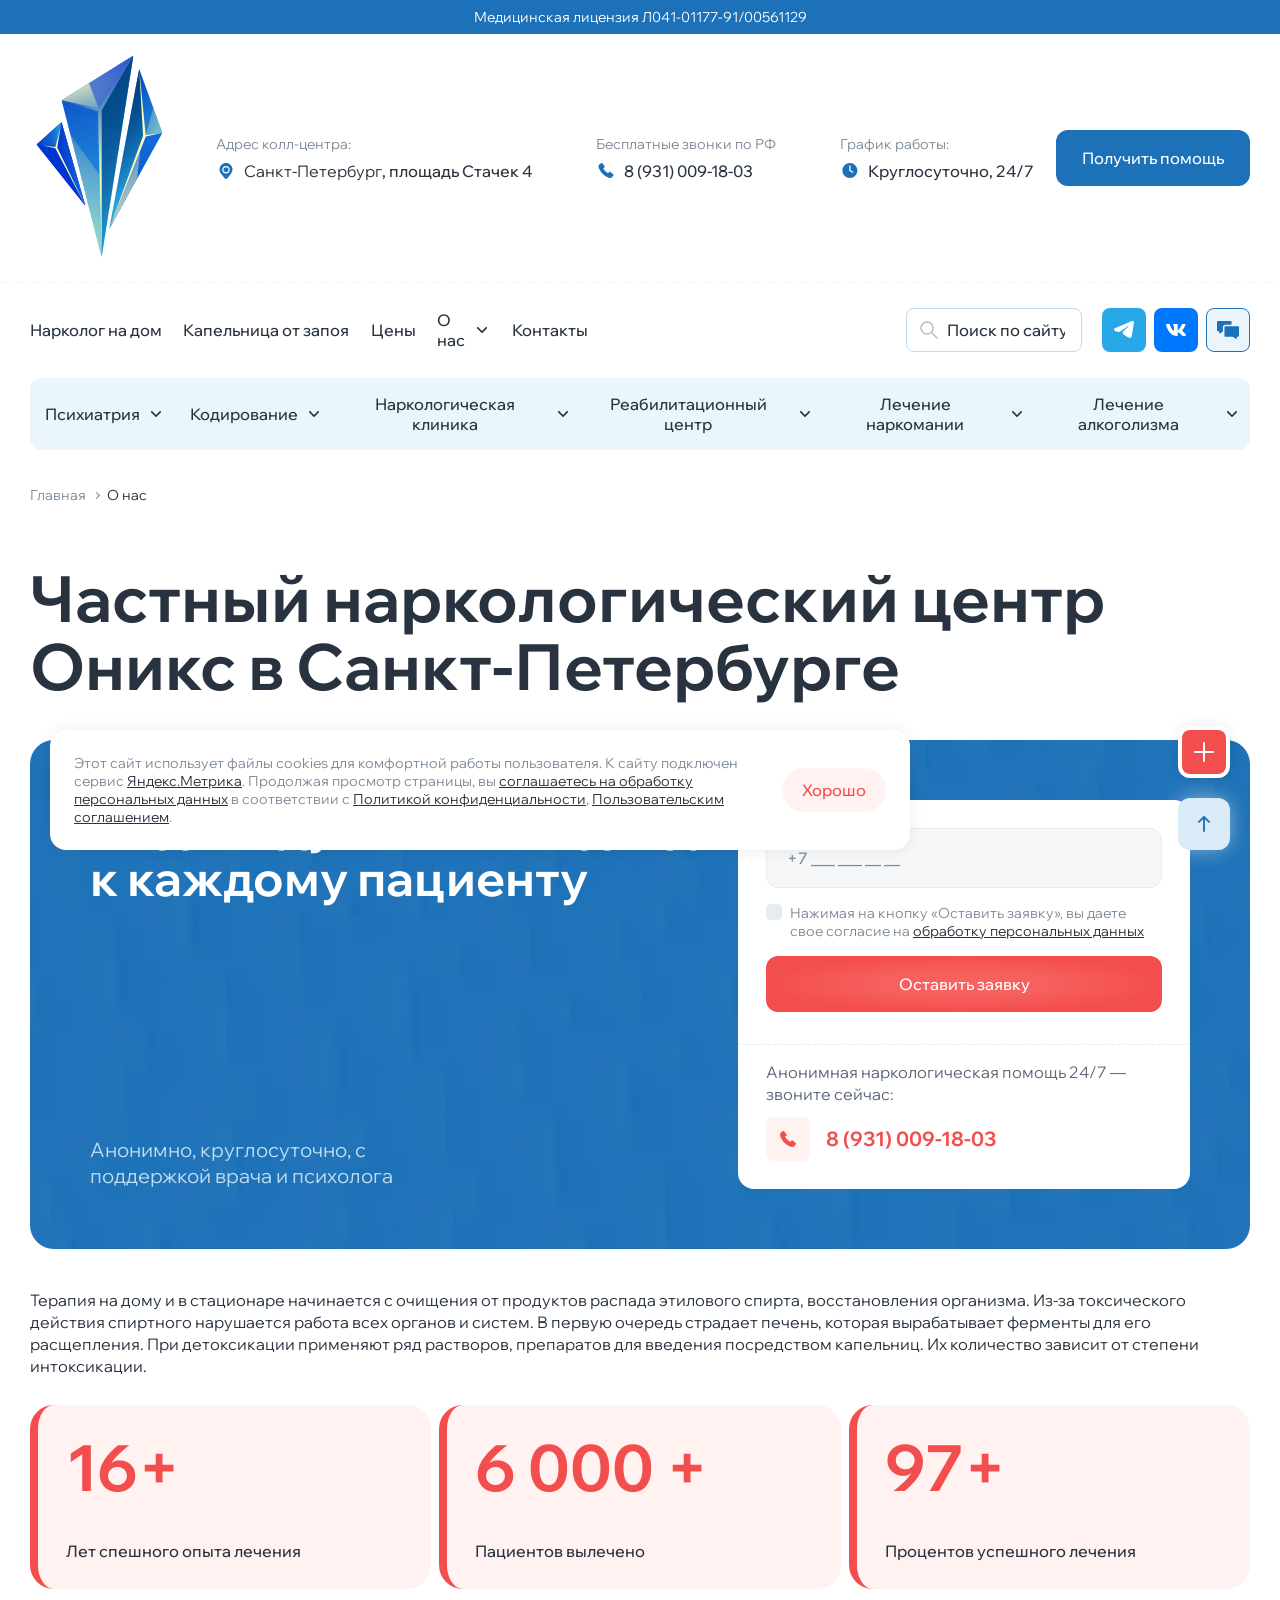
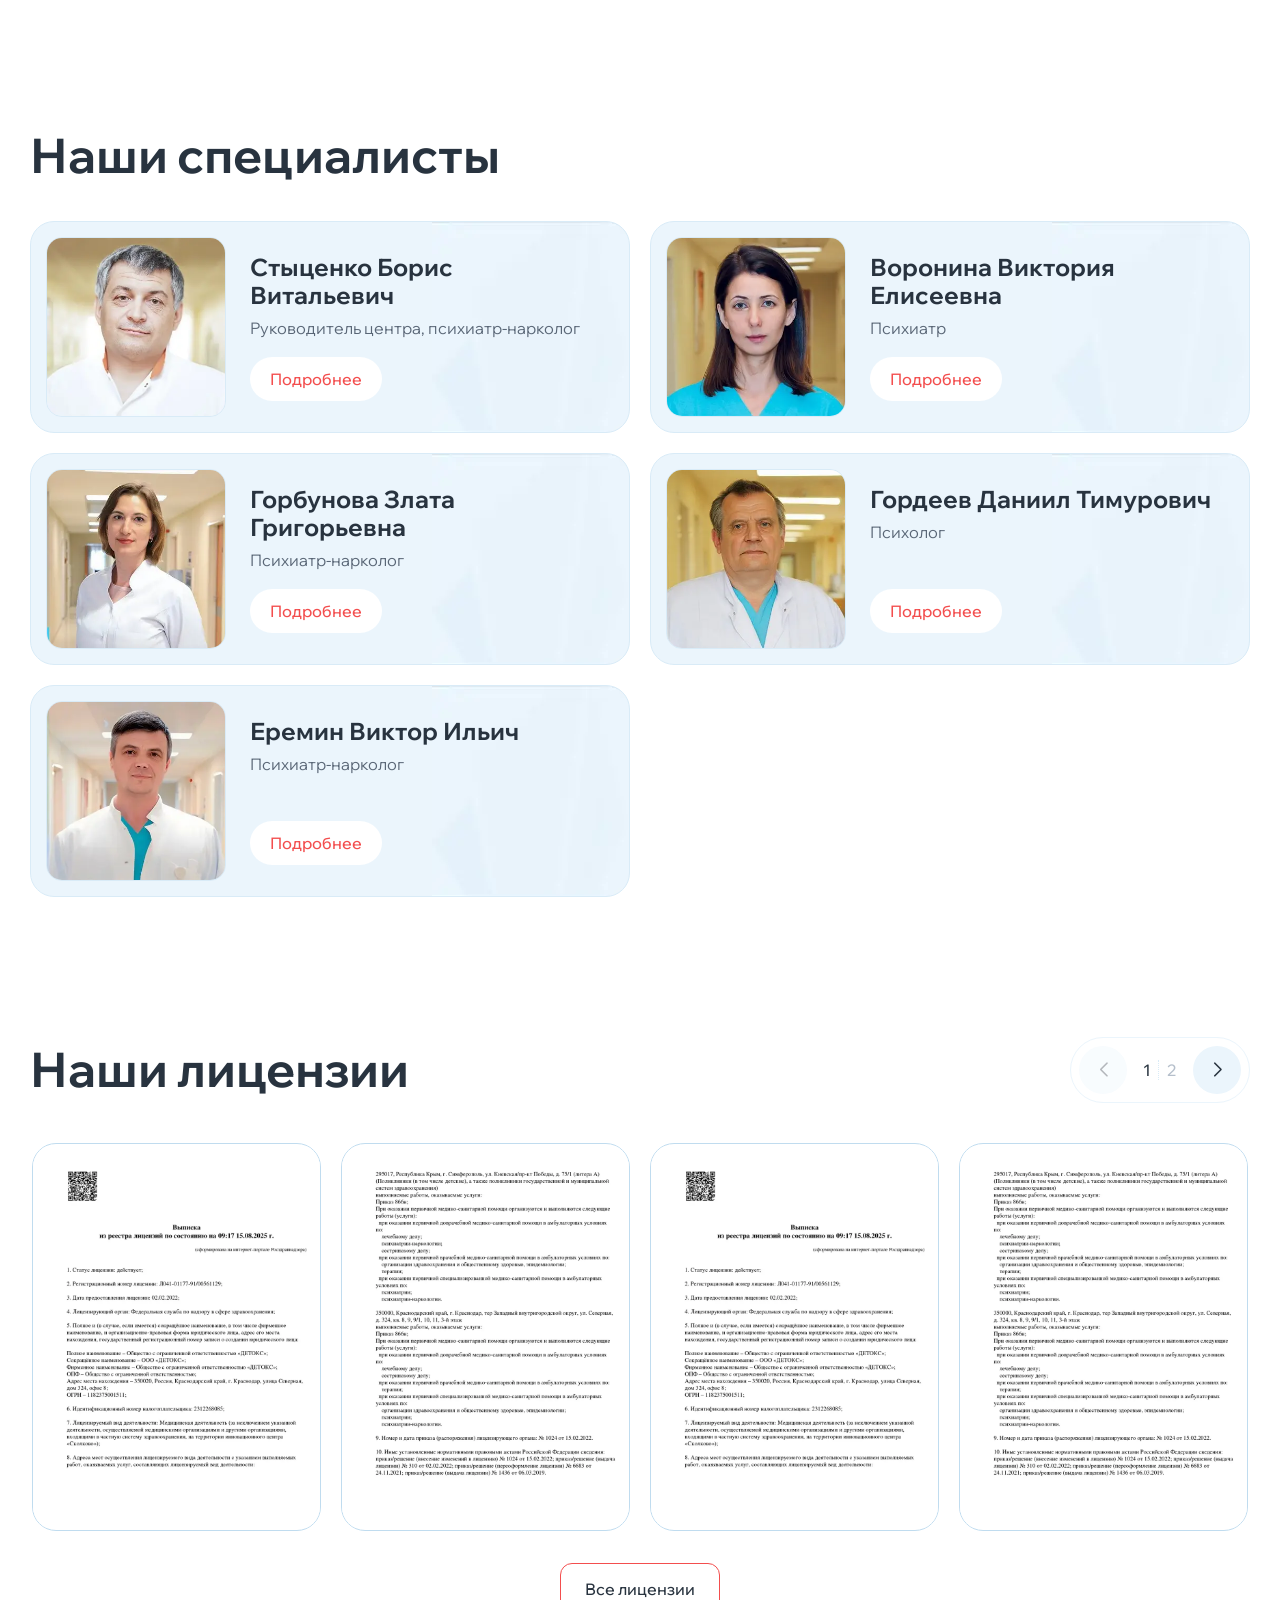
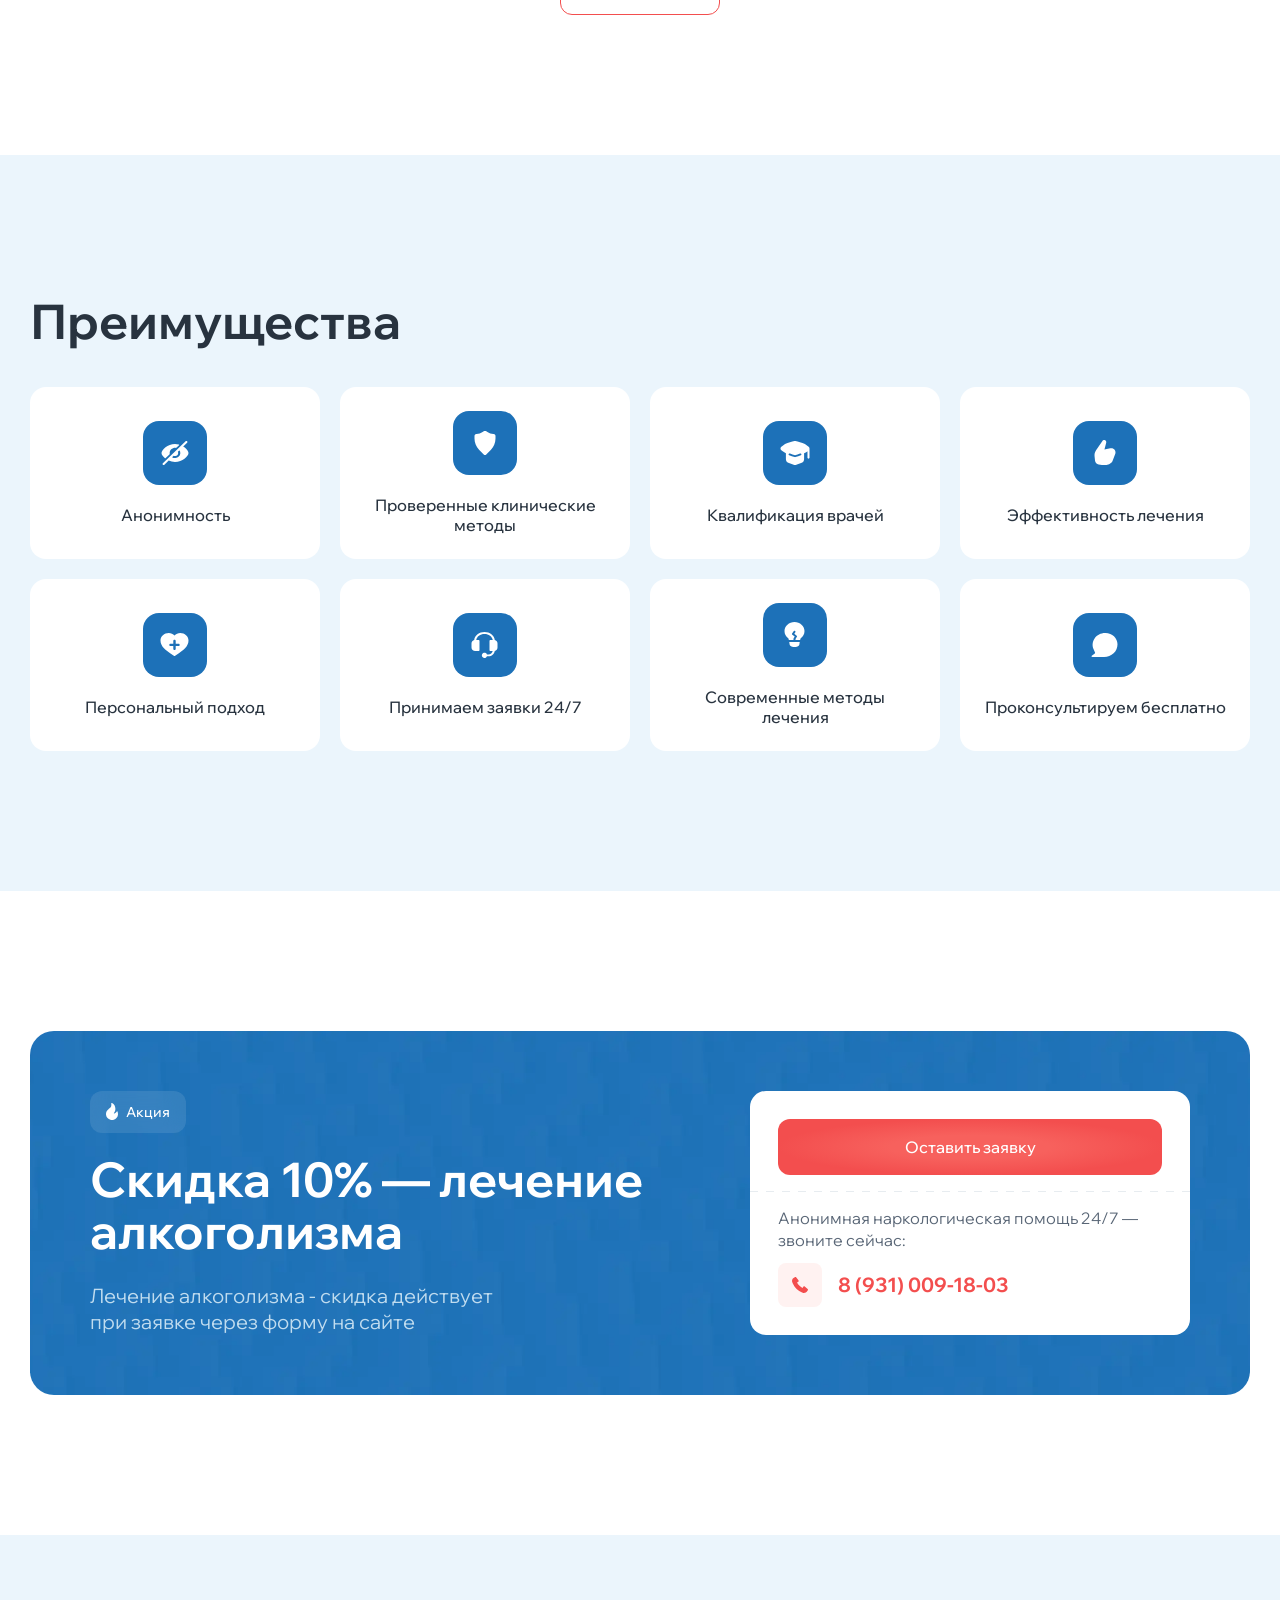
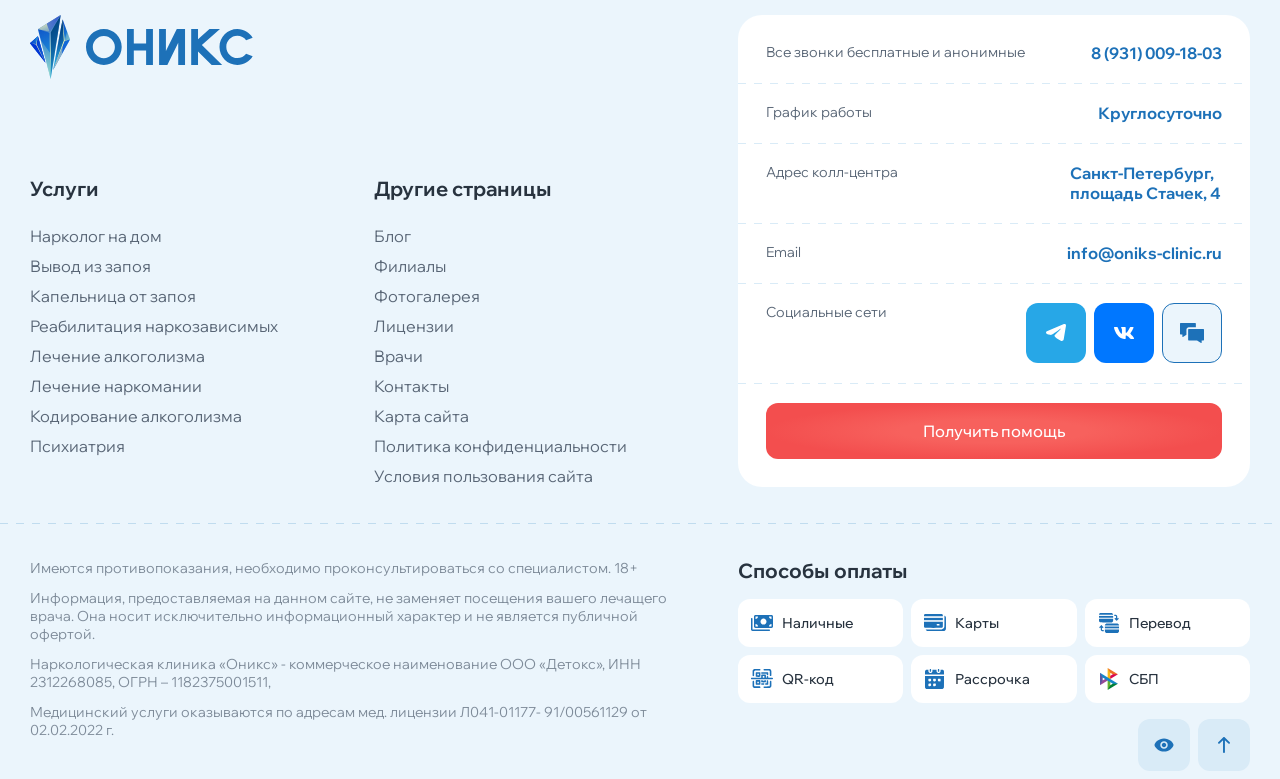
<file: about.html>
<!doctype html>
<html lang="ru">
	<head>
		<meta http-equiv="Content-Type" content="text/html; charset=utf-8" />
		<link rel="stylesheet" href="assets/css/build/build/swiper.css">
		<link rel="stylesheet" href="assets/css/build/build/fancybox.min.css">
		<link rel="stylesheet" href="assets/css/styles.css">
		
		
		<title>Name</title>
		<meta name='keywords' content='' />
		<meta name='description' content='' />
		<meta name="viewport" content="width=device-width, initial-scale=1, maximum-scale=1, user-scalable=0" />
		<meta http-equiv="X-UA-Compatible" content="IE=edge">
		<script src="assets/js/build/swiper-bundle.min.js" defer></script> 
		<script src="assets/js/build/fancybox.min.js" defer></script>
		<script src="assets/js/main.js" defer></script>
		<script src="assets/js/swipers.js" defer></script>
		<script src="assets/js/request.js" defer></script>
		<script src="assets/js/sourcebuster.min.js" defer></script>
		<script> </script>
	</head>
	<body>
		<div class="page">
			<header class="header">
				<div class="header__frame">
					<div class="header__license">Медицинская лицензия Л041-01177-91/00561129</div>
			
					<div class="container header__layout">
						<a class="header__brand" href="/">
							<picture>
								<source media="(max-width: 1023px)" srcset="assets/img/logo-mobile.svg" type="image/svg+xml" />
								<img src="assets/img/logo.svg" alt="Оникс" width="147" height="44" />
							</picture>
						</a>
			
						<div class="header__mobilebar">
							<a class="header__mobilecall" href="tel:+79310091803">
								<img src="assets/img/icons/phone-mobile.svg" alt="" />
								<span>
									<strong>8 (931) 009-18-03</strong>
									<span class="header__mobilehours">Круглосуточно, 24/7</span>
								</span>
							</a>
							<a class="header__network network tg" href="/telegram/">
								<img src="assets/img/icons/telegram.svg" alt="Telegram" />
							</a>
							<button class="header__burger" type="button" title="Открыть меню">
								<img src="assets/img/icons/burger.svg" alt="" />
								<img src="assets/img/icons/close.svg" alt="" />
							</button>
						</div>
			
						<button class="header__help primary-btn popup-btn" data-path="popup-change">Получить помощь</button>
			
						<nav class="header__nav">
							<form class="header__search popup-btn" data-path="popup-search">
								<input type="search" placeholder="Поиск по сайту" required />
								<button>
									<picture>
										<source media="(max-width: 1023px)" srcset="assets/img/icons/search-mobile.svg" type="image/svg+xml" />
										<img src="assets/img/icons/search.svg" alt="Найти" width="20" height="20" />
									</picture>
								</button>
							</form>
			
							<button class="header__urgent secondary-btn popup-btn" data-path="popup-change">Срочный вызов врача</button>
			
							<ul class="header__primary">
								<li class="header__item">
									<a class="header__navlink" href="/narkolog-na-dom/">Нарколог на дом</a>
								</li>
								<li class="header__item">
									<a class="header__navlink" href="/kapelnica-ot-zapoya/">Капельница от запоя</a>
								</li>
								<li class="header__item header__item--first">
									<a class="header__navlink" href="/ceny/">Цены</a>
								</li>
								<li class="header__item header__item--about">
									<div class="header__entry">
										<a class="header__navlink" href="/o-nas/">О нас</a>
										<button class="header__toggle" type="button" title="Раскрыть подменю «О нас»"></button>
									</div>
									<div class="header__dropdown" inert>
										<ul class="header__sublinks">
											<li><a href="/vrachi/">Врачи</a></li>
											<li><a href="/licenzii/">Лицензии</a></li>
											<li><a href="/ceny/">Цены</a></li>
											<li><a href="/blog/">Блог</a></li>
											<li><a href="/fotogalereya/">Фотогалерея</a></li>
										</ul>
									</div>
								</li>
								<li class="header__item header__item--first">
									<a class="header__navlink" href="/kontakty/">Контакты</a>
								</li>
							</ul>
			
							<ul class="header__services">
								<li class="header__item header__item--service">
									<div class="header__entry">
										<a class="header__navlink" href="/psihiatriya/">Психиатрия</a>
										<button class="header__toggle" type="button" title="Раскрыть подменю «Психиатрия»"></button>
									</div>
									<div class="header__dropdown" inert>
										<ul class="header__sublinks">
											<li><a href="/psihiatriya/">Психиатрия</a></li>
											<li><a href="/psihiatriya/konsultaciya/">Консультация психиатра</a></li>
										</ul>
									</div>
								</li>
								<li class="header__item header__item--service">
									<div class="header__entry">
										<a class="header__navlink" href="/kodirovanie/">Кодирование</a>
										<button class="header__toggle" type="button" title="Раскрыть подменю «Кодирование»"></button>
									</div>
									<div class="header__dropdown" inert>
										<ul class="header__sublinks">
											<li><a href="/kodirovanie/na-domu/">Кодирование на дому</a></li>
											<li><a href="/kodirovanie/metod-dovzhenko/">Метод Довженко</a></li>
											<li><a href="/kodirovanie/torpedo/">Препаратом «Торпедо»</a></li>
											<li><a href="/kodirovanie/esperal/">Препаратом «Эспераль»</a></li>
											<li><a href="/kodirovanie/dvojnoj-blok/">Двойной блок</a></li>
											<li><a href="/kodirovanie/gipnoz/">Гипноз</a></li>
											<li><a href="/kodirovanie/vshivanie-ampuly/">Вшивание ампулы</a></li>
											<li><a href="/kodirovanie/ukolom/">Кодирование уколом</a></li>
											<li><a href="/kodirovanie/igloukalyvaniem/">Кодирование иглоукалыванием</a></li>
											<li><a href="/kodirovanie/disulfiram/">Препаратом «Дисульфирам»</a></li>
											<li><a href="/kodirovanie/algominal/">Препаратом «Алгоминал»</a></li>
											<li><a href="/kodirovanie/raskodirovanie/">Раскодирование</a></li>
										</ul>
									</div>
								</li>
								<li class="header__item header__item--service">
									<div class="header__entry">
										<a class="header__navlink" href="/narkologicheskaya-klinika/">Наркологическая клиника</a>
										<button class="header__toggle" type="button" title="Раскрыть подменю «Наркологическая клиника»"></button>
									</div>
									<div class="header__dropdown" inert>
										<ul class="header__sublinks">
											<li><a href="/narkologicheskaya-klinika/">Наркологическая клиника</a></li>
											<li><a href="/narkolog-na-dom/">Нарколог на дом</a></li>
										</ul>
									</div>
								</li>
								<li class="header__item header__item--service">
									<div class="header__entry">
										<a class="header__navlink" href="/reabilitacionnyj-centr/">Реабилитационный центр</a>
										<button class="header__toggle" type="button" title="Раскрыть подменю «Реабилитационный центр»"></button>
									</div>
									<div class="header__dropdown" inert>
										<ul class="header__sublinks">
											<li><a href="/reabilitacionnyj-centr/">Реабилитационный центр</a></li>
										</ul>
									</div>
								</li>
								<li class="header__item header__item--service">
									<div class="header__entry">
										<a class="header__navlink" href="/lechenie-narkomanii/">Лечение наркомании</a>
										<button class="header__toggle" type="button" title="Раскрыть подменю «Лечение наркомании»"></button>
									</div>
									<div class="header__dropdown" inert>
										<ul class="header__sublinks">
											<li><a href="/lechenie-narkomanii/">Лечение наркомании</a></li>
										</ul>
									</div>
								</li>
								<li class="header__item header__item--service">
									<div class="header__entry">
										<a class="header__navlink" href="/lechenie-alkogolizma/">Лечение алкоголизма</a>
										<button class="header__toggle" type="button" title="Раскрыть подменю «Лечение алкоголизма»"></button>
									</div>
									<div class="header__dropdown" inert>
										<ul class="header__sublinks">
											<li><a href="/lechenie-alkogolizma/">Лечение алкоголизма</a></li>
											<li><a href="/kapelnica-ot-zapoya/">Капельница от запоя</a></li>
										</ul>
									</div>
								</li>
							</ul>
			
							<div class="header__contacts">
								<div class="header__info">
									<div class="header__contact header__contact--address">
										<div class="header__caption">Адрес колл-центра:</div>
										<div class="header__value">
											<img src="assets/img/icons/location.svg" alt="" />
											<span><button class="popup-btn" data-path="popup-city">Санкт-Петербург</button>, площадь Стачек 4</span>
										</div>
									</div>
			
									<div class="header__contact header__contact--phone">
										<div class="header__caption">
											<span class="header__desktoptext">Бесплатные звонки по РФ</span>
											<span class="header__mobiletext">Все звонки бесплатные и анонимные</span>
										</div>
										<a class="header__value" href="tel:+79310091803">
											<img src="assets/img/icons/phone.svg" alt="" />
											8 (931) 009-18-03
										</a>
									</div>
			
									<div class="header__contact header__contact--hours">
										<div class="header__caption">График работы:</div>
										<div class="header__value">
											<img src="assets/img/icons/clock.svg" alt="" />
											<span>Круглосуточно<span class="header__desktoptext">, 24/7</span></span>
										</div>
									</div>
								</div>
			
								<div class="header__social">
									<div class="header__caption header__mobiletext">Социальные сети</div>
									<div class="networks">
										<a class="header__network network tg" href="#">
											<img src="assets/img/icons/telegram.svg" alt="Telegram" />
										</a>
										<a class="header__network network vk" href="#">
											<img src="assets/img/icons/vk.svg" alt="ВКонтакте" />
										</a>
										<a class="header__network network" href="/chat/">
											<svg width="22" height="18" viewBox="0 0 22 18" fill="none" xmlns="http://www.w3.org/2000/svg">
												<path
													d="M5.89733 5.98546V10.5884L2.73558 12.5127C2.42335 12.7019 2.16878 12.5648 2.16878 12.2068V10.3031H0.668073C0.491004 10.3027 0.321292 10.234 0.196084 10.1119C0.070877 9.98975 0.000371606 9.82432 0 9.6516V0.651487C0.000371606 0.478813 0.070877 0.313316 0.196084 0.191216C0.321292 0.0691175 0.491004 0.000362381 0.668073 0H13.8748C14.0519 0.000362381 14.2216 0.0691175 14.3468 0.191216C14.472 0.313316 14.5425 0.478813 14.5429 0.651487V3.81292H8.12518C7.53442 3.81328 6.96798 4.04228 6.55026 4.44964C6.13254 4.85699 5.8977 5.40938 5.89733 5.98546ZM22 5.98546V14.987C21.9997 15.1596 21.9291 15.3251 21.8039 15.4472C21.6787 15.5693 21.509 15.6381 21.332 15.6385H19.8565V17.608C19.8565 17.966 19.6034 18.1045 19.2898 17.9152L15.6259 15.685C15.6025 15.6707 15.58 15.6552 15.5584 15.6385H8.12518C7.94811 15.6381 7.7784 15.5693 7.65319 15.4472C7.52798 15.3251 7.45748 15.1596 7.4571 14.987V5.98546C7.45785 5.8129 7.52847 5.64761 7.6536 5.52558C7.77873 5.40356 7.94822 5.33469 8.12518 5.33396H21.332C21.509 5.33433 21.6787 5.40308 21.8039 5.52518C21.9291 5.64729 21.9997 5.81278 22 5.98546Z"
													fill="#1D71B8"
												/>
											</svg>
										</a>
									</div>
								</div>
							</div>
						</nav>
					</div>
			
					<div class="header__backdrop"></div>
				</div>
			</header>
			<main class="main">
<section class="about section-offset">
    <div class="container">
        <ul class="breadcrumbs">
            <li><a href="#">Главная</a></li>
            <li>О нас</li>
        </ul>

        <h1 class="title-h1 section__title about__heading">Частный наркологический центр Оникс в Санкт-Петербурге</h1>

        <div class="about__banner">
            <div class="about__intro">
                <div class="title-h2 about__title">Индивидуальный подход к каждому пациенту</div>
                <p class="about__subtitle">Анонимно, круглосуточно, с поддержкой врача и психолога</p>
            </div>

            <div class="callback__card about__card">
                <form class="about__form">
                    <input name='catalogue' type='hidden' value='<?= $current_catalogue["Catalogue_ID"] ?>' />
                    <input name="bitrixID" type="hidden" value='<?= $current_catalogue["BitrixID"] ?>'>
                    <input name='city' type='hidden' value='<?= $current_catalogue["Catalogue_Name"] ?>' />
                    <input name='type' type='hidden' value='request' />
                    <input name='cc' type='hidden' value='2' />
                    <input name='sub' type='hidden' value='8' />
                    <input name='mes' type='hidden' value='22' />
                    <input name="urlMessage" type="hidden" value="">
                    <input name="title_url_message" type="hidden" value="">                    <input type="tel" name="params[phone][]" placeholder="+7 ___ ___ __ __" required>

                    <div class="politic about__consent">
                        <input type="checkbox" name="consent" id="about-consent" value="1" required>
                        <span><label for="about-consent">Нажимая на кнопку «Оставить заявку», вы даете свое согласие на</label> <a href="#">обработку персональных данных</a></span>
                    </div>

                    <button class="secondary-btn about__submit" type="submit">Оставить заявку</button>
                </form>

                <div class="about__contact">
                    <p>Анонимная наркологическая помощь 24/7 — звоните сейчас:</p>

                    <a class="callback__phone" href="tel:+79310091803">
                        <span class="callback__icon"><img src="assets/img/icons/phone-red.svg" alt=""></span>
                        <span>8 (931) 009-18-03</span>
                    </a>
                </div>
            </div>
        </div>

        <div class="about__text">
            <p>Терапия на дому и в стационаре начинается с очищения от продуктов распада этилового спирта, восстановления организма. Из-за токсического действия спиртного нарушается работа всех органов и систем. В первую очередь страдает печень, которая вырабатывает ферменты для его расщепления. При детоксикации применяют ряд растворов, препаратов для введения посредством капельниц. Их количество зависит от степени интоксикации.</p>
        </div>

        <div class="grid-3 about__stats">
            <div class="about__stat">
                <div class="about__number">16+</div>
                <p>Лет спешного опыта лечения</p>
            </div>

            <div class="about__stat">
                <div class="about__number">6 000 +</div>
                <p>Пациентов вылечено</p>
            </div>

            <div class="about__stat">
                <div class="about__number">97+</div>
                <p>Процентов успешного лечения</p>
            </div>
        </div>
    </div>
</section>


<section class="doctors section-offset">
    <div class="container">
        <div class="doctors__title title-h2 section__title">Наши специалисты</div>

        <div class="swiper doctors__slider">
            <div class="swiper-wrapper doctors__list">
                <a class="swiper-slide doctors__card" href="#">
                    <picture class="doctors__photo">
                        <source srcset="assets/img/doctors/stytsenko.webp" type="image/webp">
                        <img src="assets/img/doctors/stytsenko.jpg" alt="Стыценко Борис Витальевич" loading="lazy">
                    </picture>

                    <div class="doctors__info">
                        <div class="doctors__name">Стыценко Борис Витальевич</div>
                        <p class="doctors__specialty">Руководитель центра, психиатр-нарколог</p>
                    </div>

                    <span class="tertiary-btn doctors__more">Подробнее</span>
                </a>

                <a class="swiper-slide doctors__card" href="#">
                    <picture class="doctors__photo">
                        <source srcset="assets/img/doctors/voronina.webp" type="image/webp">
                        <img src="assets/img/doctors/voronina.jpg" alt="Воронина Виктория Елисеевна" loading="lazy">
                    </picture>

                    <div class="doctors__info">
                        <div class="doctors__name">Воронина Виктория Елисеевна</div>
                        <p class="doctors__specialty">Психиатр</p>
                    </div>

                    <span class="tertiary-btn doctors__more">Подробнее</span>
                </a>

                <a class="swiper-slide doctors__card" href="#">
                    <picture class="doctors__photo">
                        <source srcset="assets/img/doctors/gorbunova.webp" type="image/webp">
                        <img src="assets/img/doctors/gorbunova.jpg" alt="Горбунова Злата Григорьевна" loading="lazy">
                    </picture>

                    <div class="doctors__info">
                        <div class="doctors__name">Горбунова Злата Григорьевна</div>
                        <p class="doctors__specialty">Психиатр-нарколог</p>
                    </div>

                    <span class="tertiary-btn doctors__more">Подробнее</span>
                </a>

                <a class="swiper-slide doctors__card" href="#">
                    <picture class="doctors__photo">
                        <source srcset="assets/img/doctors/gordeev.webp" type="image/webp">
                        <img src="assets/img/doctors/gordeev.jpg" alt="Гордеев Даниил Тимурович" loading="lazy">
                    </picture>

                    <div class="doctors__info">
                        <div class="doctors__name">Гордеев Даниил Тимурович</div>
                        <p class="doctors__specialty">Психолог</p>
                    </div>

                    <span class="tertiary-btn doctors__more">Подробнее</span>
                </a>

                <a class="swiper-slide doctors__card" href="#">
                    <picture class="doctors__photo">
                        <source srcset="assets/img/doctors/eremin.webp" type="image/webp">
                        <img src="assets/img/doctors/eremin.jpg" alt="Еремин Виктор Ильич" loading="lazy">
                    </picture>

                    <div class="doctors__info">
                        <div class="doctors__name">Еремин Виктор Ильич</div>
                        <p class="doctors__specialty">Психиатр-нарколог</p>
                    </div>

                    <span class="tertiary-btn doctors__more">Подробнее</span>
                </a>
            </div>
        </div>

        <div class="doctors__controls">
            <div class="swiper-pagination"></div>
        </div>
    </div>
</section>
<section class="licenses section-offset" id="licenses">
    <div class="container">
        <div class="section__title licenses__heading">
            <div class="title-h2">Наши лицензии</div>
            <div class="swiper-btns licenses__navigation">
                <button class="swiper-button-prev licenses__prev" title="Предыдущий документ"></button>
                <div class="swiper-pagination-fraction">
                    <span class="swiper-pagination-current">1</span><span class="swiper-pagination-total">1</span>
                </div>
                <button class="swiper-button-next licenses__next" title="Следующий документ"></button>
            </div>
        </div>

        <div class="licenses__carousel">
            <div class="swiper licenses__slider">
                <div class="swiper-wrapper">
                    <div class="swiper-slide licenses__card">
                        <a class="licenses__preview img-animation" data-fancybox="licenses" href="assets/img/licenses/page-1.jpg">
                            <picture>
                                <source srcset="assets/img/licenses/page-1.webp" type="image/webp">
                                <img src="assets/img/licenses/page-1.jpg" loading="lazy" alt="Выписка из реестра лицензий, страница 1">
                            </picture>
                        </a>
                    </div>

                    <div class="swiper-slide licenses__card">
                        <a class="licenses__preview img-animation" data-fancybox="licenses" href="assets/img/licenses/page-2.jpg">
                            <picture>
                                <source srcset="assets/img/licenses/page-2.webp" type="image/webp">
                                <img src="assets/img/licenses/page-2.jpg" loading="lazy" alt="Выписка из реестра лицензий, страница 2">
                            </picture>
                        </a>
                    </div>

                    <div class="swiper-slide licenses__card">
                        <a class="licenses__preview img-animation" data-fancybox="licenses" href="assets/img/licenses/page-1.jpg">
                            <picture>
                                <source srcset="assets/img/licenses/page-1.webp" type="image/webp">
                                <img src="assets/img/licenses/page-1.jpg" loading="lazy" alt="Выписка из реестра лицензий, страница 1">
                            </picture>
                        </a>
                    </div>

                    <div class="swiper-slide licenses__card">
                        <a class="licenses__preview img-animation" data-fancybox="licenses" href="assets/img/licenses/page-2.jpg">
                            <picture>
                                <source srcset="assets/img/licenses/page-2.webp" type="image/webp">
                                <img src="assets/img/licenses/page-2.jpg" loading="lazy" alt="Выписка из реестра лицензий, страница 2">
                            </picture>
                        </a>
                    </div>

                    <div class="swiper-slide licenses__card">
                        <a class="licenses__preview img-animation" data-fancybox="licenses" href="assets/img/licenses/page-1.jpg">
                            <picture>
                                <source srcset="assets/img/licenses/page-1.webp" type="image/webp">
                                <img src="assets/img/licenses/page-1.jpg" loading="lazy" alt="Выписка из реестра лицензий, страница 1">
                            </picture>
                        </a>
                    </div>
                </div>
            </div>

            <div class="swiper-pagination licenses__pagination"></div>
        </div>

        <div class="licenses__bottom">
            <a class="border-btn licenses__all" href="#">Все лицензии</a>
        </div>
    </div>
</section>

<section class="benefits section-padding light section-offset">
    <div class="container">
        <div class="benefits__title title-h2 section__title">Преимущества</div>

        <ul class="benefits__list">
            <li class="benefits__item">
                <img class="benefits__icon" src="assets/img/benefits/eye-off.svg" alt="">
                Анонимность
            </li>
            <li class="benefits__item">
                <img class="benefits__icon" src="assets/img/benefits/shield.svg" alt="">
                Проверенные клинические методы
            </li>
            <li class="benefits__item">
                <img class="benefits__icon" src="assets/img/benefits/graduation-cap.svg" alt="">
                Квалификация врачей
            </li>
            <li class="benefits__item">
                <img class="benefits__icon" src="assets/img/benefits/thumbs-up.svg" alt="">
                Эффективность лечения
            </li>
            <li class="benefits__item">
                <img class="benefits__icon" src="assets/img/benefits/heart-cross.svg" alt="">
                Персональный подход
            </li>
            <li class="benefits__item">
                <img class="benefits__icon" src="assets/img/benefits/headset.svg" alt="">
                Принимаем заявки 24/7
            </li>
            <li class="benefits__item">
                <img class="benefits__icon" src="assets/img/benefits/lightbulb.svg" alt="">
                Современные методы лечения
            </li>
            <li class="benefits__item">
                <img class="benefits__icon" src="assets/img/benefits/message.svg" alt="">
                Проконсультируем бесплатно
            </li>
        </ul>
    </div>
</section>

<section class="rehab section-offset">
    <div class="container">
        <div class="section-padding dark consultation__layout rehab__layout">
            <div class="consultation__intro">
                <div class="rehab__heading">
                    <div class="rehab__city">
                        <svg width="12" height="17" viewBox="0 0 12 17" fill="none" xmlns="http://www.w3.org/2000/svg">
                            <path d="M6.05481 0.0522871C5.94246 0.00175418 5.81726 -0.0126035 5.69644 0.0111901C5.57562 0.0349837 5.46512 0.0957589 5.38015 0.185151C5.29733 0.270801 5.23726 0.375922 5.20543 0.49089C5.17359 0.605858 5.17101 0.727 5.19793 0.843227C5.28592 1.23558 5.33215 1.64576 5.33215 2.06486C5.33215 3.02433 5.09126 3.69668 4.67615 4.25399C4.25481 4.82022 3.64504 5.28123 2.87437 5.80109C2.86238 5.80937 2.85108 5.81861 2.84059 5.82874L2.74726 5.92326C1.77272 6.55398 1.00128 7.45452 0.526291 8.5159C0.0513061 9.57728 -0.106864 10.754 0.0709202 11.9037C0.248705 13.0534 0.754825 14.1267 1.52803 14.9939C2.30124 15.861 3.3084 16.4847 4.42762 16.7896C5.54685 17.0945 6.73017 17.0675 7.8344 16.7118C8.93862 16.3561 9.91642 15.687 10.6495 14.7854C11.3825 13.8839 11.8394 12.7885 11.9648 11.6319C12.0902 10.4753 11.8788 9.30702 11.3561 8.26843C11.3397 8.23567 11.3154 8.20751 11.2854 8.18643C11.2555 8.16535 11.2208 8.15201 11.1845 8.1476C11.1482 8.14319 11.1113 8.14784 11.0772 8.16114C11.0431 8.17444 11.0128 8.19598 10.989 8.22385L10.8041 8.43875C10.0237 9.35364 9.39348 10.0929 8.10192 10.4228C8.04681 10.4362 8.01303 10.4264 7.98903 10.4112C7.95071 10.3842 7.92229 10.3454 7.90814 10.3006C7.88486 10.2389 7.87867 10.1719 7.89026 10.1069C7.90184 10.0419 7.93075 9.9813 7.97392 9.93146C8.66459 9.17975 9.15526 8.15965 9.33037 6.70885C9.65926 3.99094 8.42815 1.09647 6.05481 0.0522871Z" fill="white" />
                        </svg>
                        Акция
                    </div>
                    <div class="title-h2 consultation__title rehab__title">Скидка 10% — лечение алкоголизма</div>
                </div>
                <p class="consultation__text" style="max-width: 425px;">Лечение алкоголизма - скидка действует при заявке через форму на сайте</p>
            </div>

            <div class="consultation__card">
                <div class="consultation__form">
                    <button class='secondary-btn popup-btn' data-path='popup-change'>Оставить заявку</button>
                </div>
                <div class="consultation__contact">
                    <p>Анонимная наркологическая помощь 24/7 — звоните сейчас:</p>
                    <a class="consultation__phone" href="tel:+79310091803">
                        <img src="assets/img/icons/phone-red.svg" alt="">
                        <span>8 (931) 009-18-03</span>
                    </a>
                </div>
            </div>
        </div>
    </div>
</section>


</main>
			<footer class="footer">
    <div class="container footer__top">
        <a class="footer__logo" href="#">
            <picture class=''>
                <source srcset='assets/img/logo.svg' type='image/svg+xml'>
                <img src='assets/img/logo.png' decoding='async' loading='lazy' alt='Оникс'>
            </picture>
        </a>

        <div class="footer__contacts">
            <div class="footer__contact">
                <span class="footer__label">Все звонки бесплатные и анонимные</span>
                <a class="footer__value" href="tel:+79310091803">8 (931) 009-18-03</a>
            </div>
            <div class="footer__contact">
                <span class="footer__label">График работы</span>
                <span class="footer__value">Круглосуточно</span>
            </div>
            <div class="footer__contact">
                <span class="footer__label">Адрес колл-центра</span>
                <address class="footer__value footer__address">Санкт-Петербург, площадь Стачек, 4</address>
            </div>
            <div class="footer__contact">
                <span class="footer__label">Email</span>
                <a class="footer__value" href="#">info@oniks-clinic.ru</a>
            </div>
            <div class="footer__contact">
                <span class="footer__label">Социальные сети</span>
                <div class="networks footer__networks">
                    <a class="network tg footer__network" href="#">
                        <img src="assets/img/icons/telegram.svg" alt="Telegram">
                    </a>
                    <a class="network vk footer__network" href="#">
                        <img src="assets/img/icons/vk.svg" alt="ВКонтакте">
                    </a>
                    <a class="network footer__network" href="#">
                        <svg width="24" height="20" viewBox="0 0 24 20" fill="none" xmlns="http://www.w3.org/2000/svg">
                            <path d="M6.43345 6.65051V11.7649L2.98427 13.903C2.64366 14.1133 2.36594 13.9609 2.36594 13.5631V11.4479H0.728807C0.53564 11.4475 0.350501 11.3711 0.21391 11.2355C0.0773203 11.0997 0.000405389 10.9159 0 10.724V0.723875C0.000405389 0.532015 0.0773203 0.348129 0.21391 0.212463C0.350501 0.0767973 0.53564 0.000402645 0.728807 0H15.1362C15.3294 0.000402645 15.5145 0.0767973 15.651 0.212463C15.7877 0.348129 15.8646 0.532015 15.865 0.723875V4.23657H8.86383C8.21937 4.23698 7.60144 4.49143 7.14574 4.94405C6.69005 5.39665 6.43386 6.01042 6.43345 6.65051ZM24 6.65051V16.6522C23.9996 16.844 23.9226 17.0279 23.7861 17.1635C23.6495 17.2993 23.4643 17.3756 23.2712 17.3761H21.6617V19.5645C21.6617 19.9622 21.3855 20.1161 21.0434 19.9058L17.0465 17.4278C17.0209 17.4119 16.9963 17.3946 16.9728 17.3761H8.86383C8.67066 17.3756 8.48552 17.2993 8.34893 17.1635C8.21234 17.0279 8.13543 16.844 8.13502 16.6522V6.65051C8.13583 6.45877 8.21287 6.27512 8.34938 6.13954C8.48588 6.00395 8.67078 5.92744 8.86383 5.92663H23.2712C23.4643 5.92704 23.6495 6.00343 23.7861 6.13909C23.9226 6.27476 23.9996 6.45865 24 6.65051Z" fill="#1D71B8" />
                        </svg>
                    </a>
                </div>
            </div>
            <div class="footer__contact">
                <button class="secondary-btn footer__request popup-btn" type="button" data-path="popup-change">Получить помощь</button>
            </div>
        </div>

        <nav class="footer__nav">
            <div>
                <div class="footer__title">Услуги</div>
                <ul class="footer__links">
                    <li><a href="#">Нарколог на дом</a></li>
                    <li><a href="#">Вывод из запоя</a></li>
                    <li><a href="#">Капельница от запоя</a></li>
                    <li><a href="#">Реабилитация наркозависимых</a></li>
                    <li><a href="#">Лечение алкоголизма</a></li>
                    <li><a href="#">Лечение наркомании</a></li>
                    <li><a href="#">Кодирование алкоголизма</a></li>
                    <li><a href="#">Психиатрия</a></li>
                </ul>
            </div>
            <div>
                <div class="footer__title">Другие страницы</div>
                <ul class="footer__links">
                    <li><a href="#">Блог</a></li>
                    <li><a href="#">Филиалы</a></li>
                    <li><a href="#">Фотогалерея</a></li>
                    <li><a href="#">Лицензии</a></li>
                    <li><a href="#">Врачи</a></li>
                    <li><a href="#">Контакты</a></li>
                    <li><a href="#">Карта сайта</a></li>
                    <li><a href="#">Политика конфиденциальности</a></li>
                    <li><a href="#">Условия пользования сайта</a></li>
                </ul>
            </div>
        </nav>
    </div>

    <div class="footer__details">
        <div class="container footer__info">
            <div class="footer__payments">
                <div class="footer__title">Способы оплаты</div>
                <ul class="footer__methods">
                    <li>
                        <img src="assets/img/icons/footer-cash.svg" alt="">
                        <span>Наличные</span>
                    </li>
                    <li>
                        <img src="assets/img/icons/footer-card.svg" alt="">
                        <span>Карты</span>
                    </li>
                    <li>
                        <img src="assets/img/icons/footer-transfer.svg" alt="">
                        <span>Перевод</span>
                    </li>
                    <li>
                        <img src="assets/img/icons/footer-qr.svg" alt="">
                        <span>QR-код</span>
                    </li>
                    <li>
                        <img src="assets/img/icons/footer-installment.svg" alt="">
                        <span>Рассрочка</span>
                    </li>
                    <li>
                        <img class="footer__sbp" src="assets/img/icons/footer-sbp.png" alt="">
                        <span>СБП</span>
                    </li>
                </ul>
            </div>

            <div class="footer__legal">
                <p>Имеются противопоказания, необходимо проконсультироваться со специалистом. 18+</p>
                <p>Информация, предоставляемая на данном сайте, не заменяет посещения вашего лечащего врача. Она носит исключительно информационный характер и не является публичной офертой.</p>
                <p>Наркологическая клиника «Оникс» - коммерческое наименование ООО «Детокс», ИНН 2312268085, ОГРН – 1182375001511,</p>
                <p>Медицинский услуги оказываются по адресам мед. лицензии Л041-01177- 91/00561129 от 02.02.2022 г.</p>
            </div>

            <div class="footer__tools">
                <button class="footer__tool" id="specialButton">
                    <img src="assets/img/icons/eye.svg" alt="Версия для слабовидящих">
                </button>
                <button class="footer__tool footer__up scroll-top">
                    <img src="assets/img/icons/up.svg" alt="Наверх">
                </button>
            </div>
        </div>
    </div>

    <div class="container footer__cities">
        <a class="footer__city footer__city--prev" href="#">
            <svg width="32" height="32" viewBox="0 0 32 32" fill="none" xmlns="http://www.w3.org/2000/svg">
                <rect width="32" height="32" rx="16" transform="matrix(-1 0 0 1 32 0)" fill="#FFF2F1" />
                <path d="M14.9674 13.0621C15.0795 12.9424 15.1405 12.7841 15.1376 12.6204C15.1347 12.4568 15.0681 12.3007 14.9518 12.185C14.8355 12.0693 14.6787 12.003 14.5142 12.0001C14.3498 11.9972 14.1907 12.0579 14.0704 12.1695L10.6856 15.5379C10.5668 15.6564 10.5 15.8169 10.5 15.9842C10.5 16.1516 10.5668 16.3121 10.6856 16.4306L14.0704 19.799C14.1285 19.861 14.1986 19.9108 14.2764 19.9453C14.3543 19.9798 14.4383 19.9984 14.5235 19.9999C14.6087 20.0014 14.6934 19.9858 14.7724 19.954C14.8514 19.9223 14.9232 19.875 14.9835 19.815C15.0437 19.755 15.0912 19.6836 15.1232 19.605C15.1551 19.5263 15.1708 19.4421 15.1693 19.3573C15.1678 19.2725 15.1491 19.1888 15.1144 19.1114C15.0797 19.0339 15.0297 18.9642 14.9674 18.9064L12.6657 16.6158H20.8654C21.0337 16.6158 21.1951 16.5493 21.3141 16.4308C21.4331 16.3124 21.5 16.1518 21.5 15.9842C21.5 15.8167 21.4331 15.6561 21.3141 15.5377C21.1951 15.4192 21.0337 15.3527 20.8654 15.3527H12.6657L14.9674 13.0621Z" fill="#F34E4E" />
              </svg>
            <span>Улан-Уде</span>
        </a>
        <a class="footer__city" href="#">
            <span>Калининград</span>
            <svg width="32" height="32" viewBox="0 0 32 32" fill="none" xmlns="http://www.w3.org/2000/svg">
                <rect width="32" height="32" rx="16" fill="#FFF2F1" />
                <path d="M17.0326 13.0621C16.9205 12.9424 16.8595 12.7841 16.8624 12.6204C16.8653 12.4568 16.9319 12.3007 17.0482 12.185C17.1645 12.0693 17.3213 12.003 17.4858 12.0001C17.6502 11.9972 17.8093 12.0579 17.9296 12.1695L21.3144 15.5379C21.4332 15.6564 21.5 15.8169 21.5 15.9842C21.5 16.1516 21.4332 16.3121 21.3144 16.4306L17.9296 19.799C17.8715 19.861 17.8014 19.9108 17.7236 19.9453C17.6457 19.9798 17.5617 19.9984 17.4765 19.9999C17.3913 20.0014 17.3066 19.9858 17.2276 19.954C17.1486 19.9223 17.0768 19.875 17.0165 19.815C16.9563 19.755 16.9088 19.6836 16.8768 19.605C16.8449 19.5263 16.8292 19.4421 16.8307 19.3573C16.8322 19.2725 16.8509 19.1888 16.8856 19.1114C16.9203 19.0339 16.9703 18.9642 17.0326 18.9064L19.3343 16.6158H11.1346C10.9663 16.6158 10.8049 16.5493 10.6859 16.4308C10.5669 16.3124 10.5 16.1518 10.5 15.9842C10.5 15.8167 10.5669 15.6561 10.6859 15.5377C10.8049 15.4192 10.9663 15.3527 11.1346 15.3527H19.3343L17.0326 13.0621Z" fill="#F34E4E" />
              </svg>
        </a>
    </div>
</footer>
 
<!-- Pop-up change -->
<div class="popup popup-change" data-target="popup-change">
    <div class="popup__body">
        <div class="popup__content popup-change__content">
            <button class="close-popup close-popup-btn" type="button">
                <picture>
                    <source srcset='assets/img/icons/popup-close.svg' type='image/svg+xml'>
                    <img src='assets/img/icons/popup-close.png' decoding='async' loading='lazy' alt='Закрыть'>
                </picture>
            </button>

            <div class="popup-change__text">
                <div class="title-h2 popup-change__title original-title">Вам нужна помощь? Оставьте заявку</div>
                <p class="popup-change__subtitle">Мы свяжемся с вами и расскажем, как помочь вашему близкому</p>
            </div>

            <div class="popup-change__bottom">
                <form class="popup-change__form">
                    <input name='catalogue' type='hidden' value='<?= $current_catalogue["Catalogue_ID"] ?>' />
                    <input name="bitrixID" type="hidden" value='<?= $current_catalogue["BitrixID"] ?>'>
                    <input name='city' type='hidden' value='<?= $current_catalogue["Catalogue_Name"] ?>' />
                    <input name='type' type='hidden' value='request' />
                    <input name='cc' type='hidden' value='2' />
                    <input name='sub' type='hidden' value='8' />
                    <input name='mes' type='hidden' value='22' />
                    <input name="urlMessage" type="hidden" value="">
                    <input name="title_url_message" type="hidden" value="">                    <div class="popup-change__fields">
                        <input class="input popup-change__input" type="text" name="params[name][]" placeholder="Ваше имя" required>
                        <input class="input popup-change__input" type="tel" name="params[phone][]" placeholder="+7 ___ ___ __ __" required>
                    </div>

                    <div class="politic popup-change__consent">
                        <input type="checkbox" name="consent" id="popup-change-consent" value="1" required>
                        <span><label for="popup-change-consent">Нажимая на кнопку «Оставить заявку», вы даете свое согласие на</label> <a href="#">обработку персональных данных</a></span>
                    </div>

                    <button class="secondary-btn popup-change__btn" type="submit">Оставить заявку</button>
                </form>

                <div class="popup-change__contact">
                    <p class="popup-change__call">Или позвоните самостоятельно:</p>
                    <a class="popup-change__phone" href="tel:+79310091803">
                        <img src="assets/img/icons/phone-red.svg" alt="phone">
                        <span>8 (931) 009-18-03</span>
                    </a>
                </div>
            </div>
        </div>
    </div>
</div>

<div class="popup popup-response" data-modal-ok="result-wrapper" data-modal-open="open active">
    <div class="popup__body">
        <div class="popup__content popup-response__content">
            <button class="close-popup close-popup-btn" type="button">
                <picture>
                    <source srcset='assets/img/icons/popup-close.svg' type='image/svg+xml'>
                    <img src='assets/img/icons/popup-close.png' decoding='async' loading='lazy' alt='Закрыть'>
                </picture>
            </button>
            <img class="popup-response__icon" src="assets/img/icons/success.svg" alt="">
            <div class="result-wrapper popup-response__wrapper">
                <h3>Спасибо, ваша заявка успешно отправлена</h3>
                <p>Через 15 минут вам перезвонит наш оператор и более детально с вами все обсудит</p>
            </div>
            <button class="border-btn close-popup-btn popup-response__btn" type="button">Вернуться на сайт</button>
        </div>
    </div>
</div>

<div class="popup popup-response popup-response--error" data-modal-err="result-wrapper" data-modal-open="open active">
    <div class="popup__body">
        <div class="popup__content popup-response__content">
            <button class="close-popup close-popup-btn" type="button">
                <picture>
                    <source srcset='assets/img/icons/popup-close.svg' type='image/svg+xml'>
                    <img src='assets/img/icons/popup-close.png' decoding='async' loading='lazy' alt='Закрыть'>
                </picture>
            </button>
            <img class="popup-response__icon" src="assets/img/icons/error.svg" alt="">
            <div class="result-wrapper popup-response__wrapper">
                <h3>К сожалению, что то пошло не так</h3>
                <p>Вашу заявку не удалось обработать, попробуйте позже</p>
            </div>
            <button class="border-btn close-popup-btn popup-response__btn" type="button">Вернуться на сайт</button>
        </div>
    </div>
</div> <div class="popup popup-city search-wrapper" data-target="popup-city">
	<div class="popup__body">
		<div class="popup__content">
			<button class="close-popup close-popup-btn" type="button">
				<img src="assets/img/icons/popup-close.svg" alt="Закрыть" />
			</button>

			<div class="popup-city__head">
				<div class="title-h2 popup-city__title">Выберите ваш город</div>
				<label class="popup-city__field">
					<input class="popup-city__input" type="search" title="Поиск по городам" placeholder="Поиск по городам" />
					<span class="popup-city__submit"></span>
				</label>
				<div class="popup-city__current">
					<p class="popup-city__caption">Сейчас выбран:</p>
					<p class="popup-city__link popup-city__chosen">Санкт-Петербург</p>
				</div>
			</div>

			<div class="popup-city__body">
				<div class="popup__search">
					<p class="popup-city__caption">Популярные города:</p>
					<ul class="popup-city__list">
						<li><a class="popup-city__link search-name" href="#">Санкт-Петербург</a></li>
						<li><a class="popup-city__link search-name" href="#">Москва</a></li>
						<li><a class="popup-city__link search-name" href="#">Краснодар</a></li>
						<li><a class="popup-city__link search-name" href="#">Ростов-на-Дону</a></li>
						<li><a class="popup-city__link search-name" href="#">Воронеж</a></li>
						<li><a class="popup-city__link search-name" href="#">Ижевск</a></li>
						<li><a class="popup-city__link search-name" href="#">Волгоград</a></li>
						<li><a class="popup-city__link search-name" href="#">Комсомольск-на-Амуре</a></li>
					</ul>
				</div>

				<div class="popup__search-result none">
					<p class="popup-city__caption popup-city__count"></p>
					<p class="popup-city__caption no-results-message none">По вашему запросу городов не найдено</p>
					<ul class="popup-city__list search-list">
						<li><a class="popup-city__link search-name" href="#">Волгоград</a></li>
						<li><a class="popup-city__link search-name" href="#">Волгодонск</a></li>
						<li><a class="popup-city__link search-name" href="#">Волгореченск</a></li>
						<li><a class="popup-city__link search-name" href="#">Волжск</a></li>
						<li><a class="popup-city__link search-name" href="#">Волжский</a></li>
						<li><a class="popup-city__link search-name" href="#">Вологда</a></li>
						<li><a class="popup-city__link search-name" href="#">Володарск</a></li>
						<li><a class="popup-city__link search-name" href="#">Волоколамск</a></li>
						<li><a class="popup-city__link search-name" href="#">Волосово</a></li>
						<li><a class="popup-city__link search-name" href="#">Санкт-Петербург</a></li>
						<li><a class="popup-city__link search-name" href="#">Москва</a></li>
						<li><a class="popup-city__link search-name" href="#">Краснодар</a></li>
						<li><a class="popup-city__link search-name" href="#">Ростов-на-Дону</a></li>
						<li><a class="popup-city__link search-name" href="#">Воронеж</a></li>
						<li><a class="popup-city__link search-name" href="#">Ижевск</a></li>
						<li><a class="popup-city__link search-name" href="#">Комсомольск-на-Амуре</a></li>
					</ul>
				</div>
			</div>
		</div>
	</div>
</div>
 <div class="popup popup-search search-wrapper" data-target="popup-search">
	<div class="popup__body">
		<div class="popup__content">
			<button class="close-popup close-popup-btn" type="button">
				<img src="assets/img/icons/popup-close.svg" alt="Закрыть" />
			</button>

			<div class="popup-search__head">
				<div class="title-h2 popup-search__title">Поиск по сайту</div>
				<form class="popup-search__field">
					<input class="popup-search__input" type="search" title="Поиск по сайту" placeholder="Поиск по сайту" required />
					<button class="popup-search__submit" type="button" title="Найти"></button>
				</form>
			</div>

			<div class="popup-search__body">
				<div class="popup__search">
					<p class="popup-search__caption">Часто ищут:</p>
					<ul class="popup-search__list">
						<li><a class="popup-search__link" href="#">Кодирование на дому</a></li>
						<li><a class="popup-search__link" href="#">Метод Довженко</a></li>
						<li><a class="popup-search__link" href="#">Вшивание ампулы</a></li>
						<li><a class="popup-search__link" href="#">Кодирование уколом</a></li>
						<li><a class="popup-search__link" href="#">Кодирование иглоукалыванием</a></li>
						<li><a class="popup-search__link" href="#">Препаратом «Дисульфирам»</a></li>
						<li><a class="popup-search__link" href="#">Препаратом «Алгоминал»</a></li>
						<li><a class="popup-search__link" href="#">Раскодирование</a></li>
					</ul>
				</div>

				<div class="popup__search-result none">
					<p class="popup-search__caption popup-search__count"></p>
					<p class="popup-search__caption no-results-message none">По вашему запросу ничего не найдено</p>
					<ul class="popup-search__list search-list">
						<li>
							<a class="popup-search__link" href="#">
								<span class="search-name">Кодирование на дому</span>
								<span class="popup-search__type">Услуга</span>
							</a>
						</li>
						<li>
							<a class="popup-search__link" href="#">
								<span class="search-name">Метод Довженко</span>
								<span class="popup-search__type">Услуга</span>
							</a>
						</li>
						<li>
							<a class="popup-search__link" href="#">
								<span class="search-name">Вшивание ампулы</span>
								<span class="popup-search__type">Услуга</span>
							</a>
						</li>
						<li>
							<a class="popup-search__link" href="#">
								<span class="search-name">Кодирование уколом</span>
								<span class="popup-search__type">Услуга</span>
							</a>
						</li>
						<li>
							<a class="popup-search__link" href="#">
								<span class="search-name">Кодирование иглоукалыванием</span>
								<span class="popup-search__type">Услуга</span>
							</a>
						</li>
						<li>
							<a class="popup-search__link" href="#">
								<span class="search-name">Препаратом «Дисульфирам»</span>
								<span class="popup-search__type">Услуга</span>
							</a>
						</li>
						<li>
							<a class="popup-search__link" href="#">
								<span class="search-name">Препаратом «Алгоминал»</span>
								<span class="popup-search__type">Услуга</span>
							</a>
						</li>
						<li>
							<a class="popup-search__link" href="#">
								<span class="search-name">Раскодирование</span>
								<span class="popup-search__type">Услуга</span>
							</a>
						</li>
					</ul>
				</div>
			</div>

			<button class="border-btn close-popup-btn popup-search__back" type="button">Вернуться в меню</button>
		</div>
	</div>
</div>
 <div class="cookie popup-cookie" hidden>
	<p>
		Этот сайт использует файлы cookies для комфортной работы пользователя. К сайту подключен сервис <a href="#">Яндекс.Метрика</a>. Продолжая просмотр страницы, вы
		<a href="#">соглашаетесь на обработку персональных данных</a> в соответствии с <a href="#">Политикой конфиденциальности</a>, <a href="#">Пользовательским соглашением</a>.
	</p>
	<button class="tertiary-btn cookie__button popup-cookie__btn" type="button">Хорошо</button>
</div>

<div class="widget">
	<div class="widget__menu">
		<div class="widget__reveal" inert>
			<div class="widget__links">
				<a class="network tg widget__link" href="#" title="Telegram"><img src="assets/img/icons/telegram.svg" alt="Telegram" /></a>
				<a class="network vk widget__link" href="#" title="ВКонтакте"><img src="assets/img/icons/vk.svg" alt="ВКонтакте" /></a>
				<button class="network widget__link popup-btn" data-path="popup-change" type="button" title="Получить консультацию">
					<svg width="22" height="18" viewBox="0 0 22 18" fill="none" xmlns="http://www.w3.org/2000/svg">
						<path
							d="M5.89733 5.98546V10.5884L2.73558 12.5127C2.42335 12.7019 2.16878 12.5648 2.16878 12.2068V10.3031H0.668073C0.491004 10.3027 0.321292 10.234 0.196084 10.1119C0.070877 9.98975 0.000371606 9.82432 0 9.6516V0.651487C0.000371606 0.478813 0.070877 0.313316 0.196084 0.191216C0.321292 0.0691175 0.491004 0.000362381 0.668073 0H13.8748C14.0519 0.000362381 14.2216 0.0691175 14.3468 0.191216C14.472 0.313316 14.5425 0.478813 14.5429 0.651487V3.81292H8.12518C7.53442 3.81328 6.96798 4.04228 6.55026 4.44964C6.13254 4.85699 5.8977 5.40938 5.89733 5.98546ZM22 5.98546V14.987C21.9997 15.1596 21.9291 15.3251 21.8039 15.4472C21.6787 15.5693 21.509 15.6381 21.332 15.6385H19.8565V17.608C19.8565 17.966 19.6034 18.1045 19.2898 17.9152L15.6259 15.685C15.6025 15.6707 15.58 15.6552 15.5584 15.6385H8.12518C7.94811 15.6381 7.7784 15.5693 7.65319 15.4472C7.52798 15.3251 7.45748 15.1596 7.4571 14.987V5.98546C7.45785 5.8129 7.52847 5.64761 7.6536 5.52558C7.77873 5.40356 7.94822 5.33469 8.12518 5.33396H21.332C21.509 5.33433 21.6787 5.40308 21.8039 5.52518C21.9291 5.64729 21.9997 5.81278 22 5.98546Z"
							fill="#1D71B8"
						/>
					</svg>
				</button>
			</div>
		</div>

		<button class="widget__toggle" type="button" title="Открыть способы связи"></button>
	</div>

	<button class="scroll-top widget__up" type="button" title="Наверх"><img src="assets/img/icons/up.svg" alt="" /></button>
</div>

		</div>
	</body>
</html>
</file>
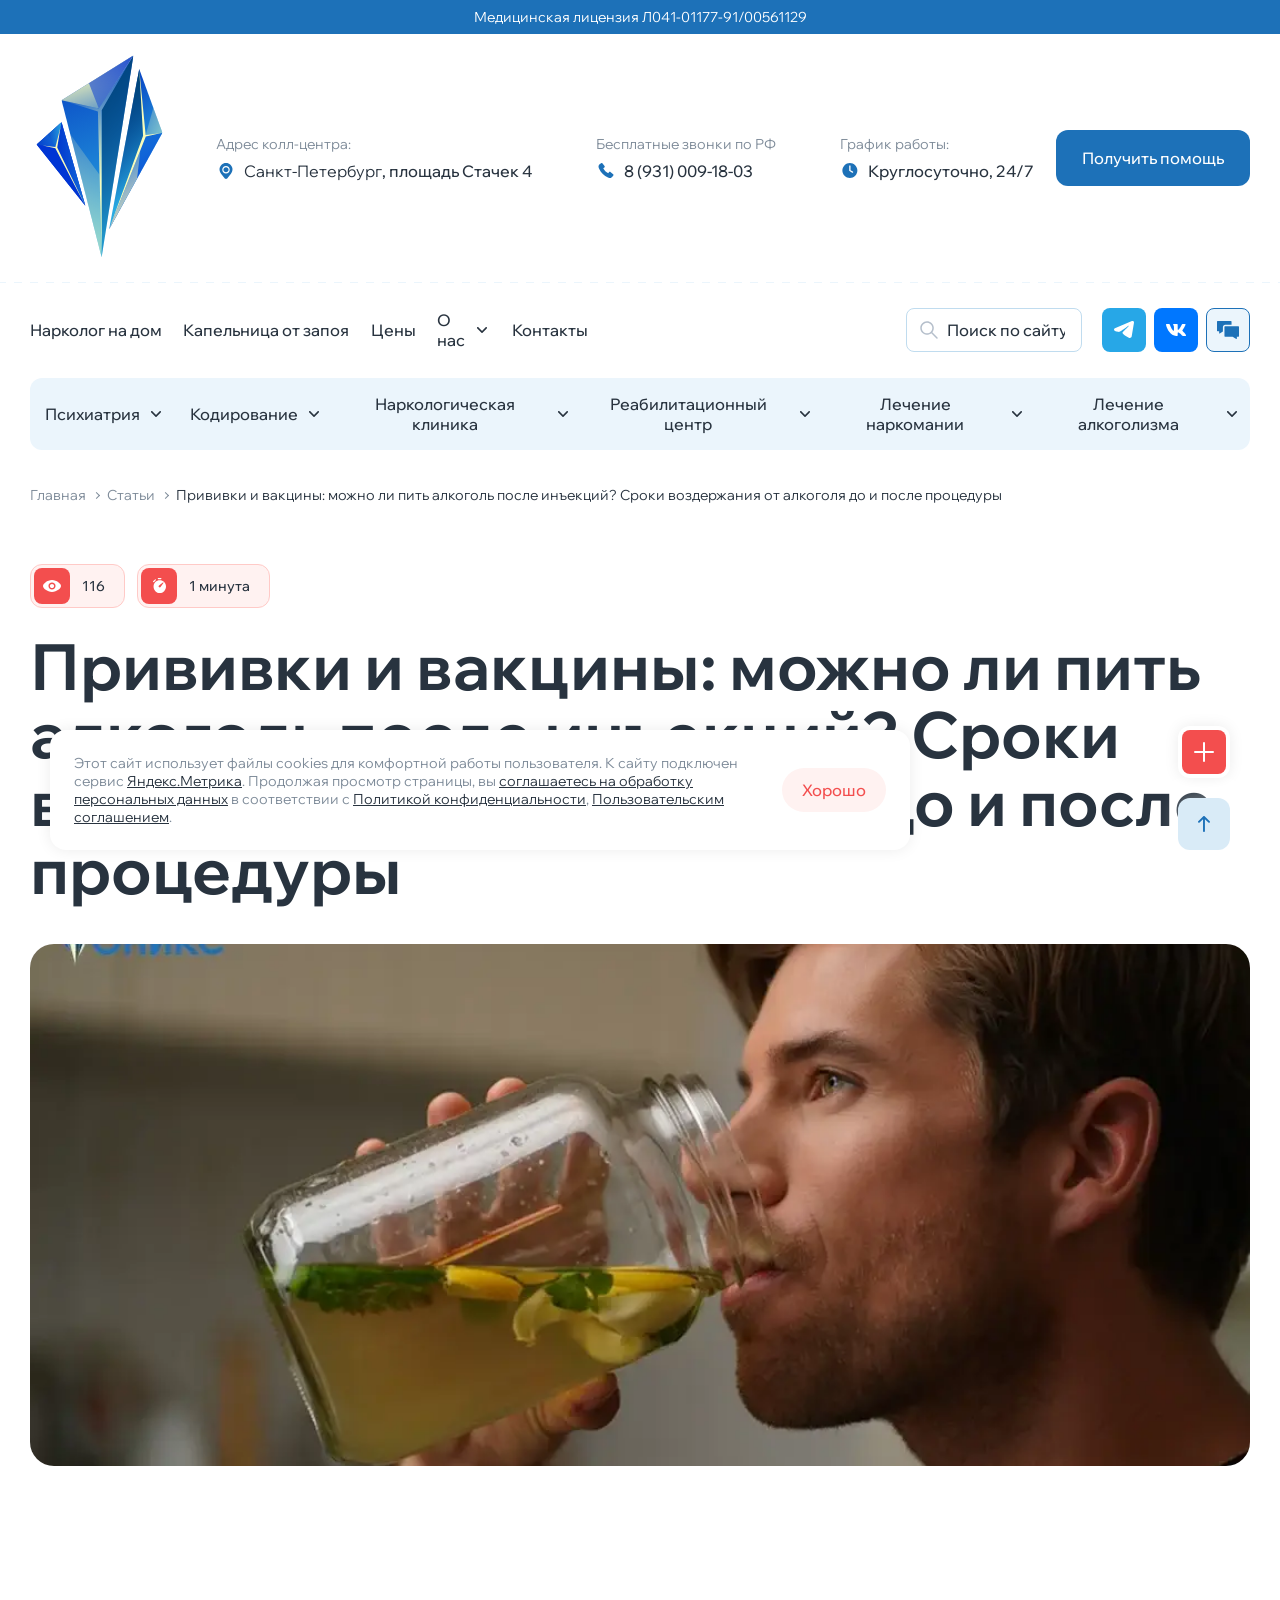
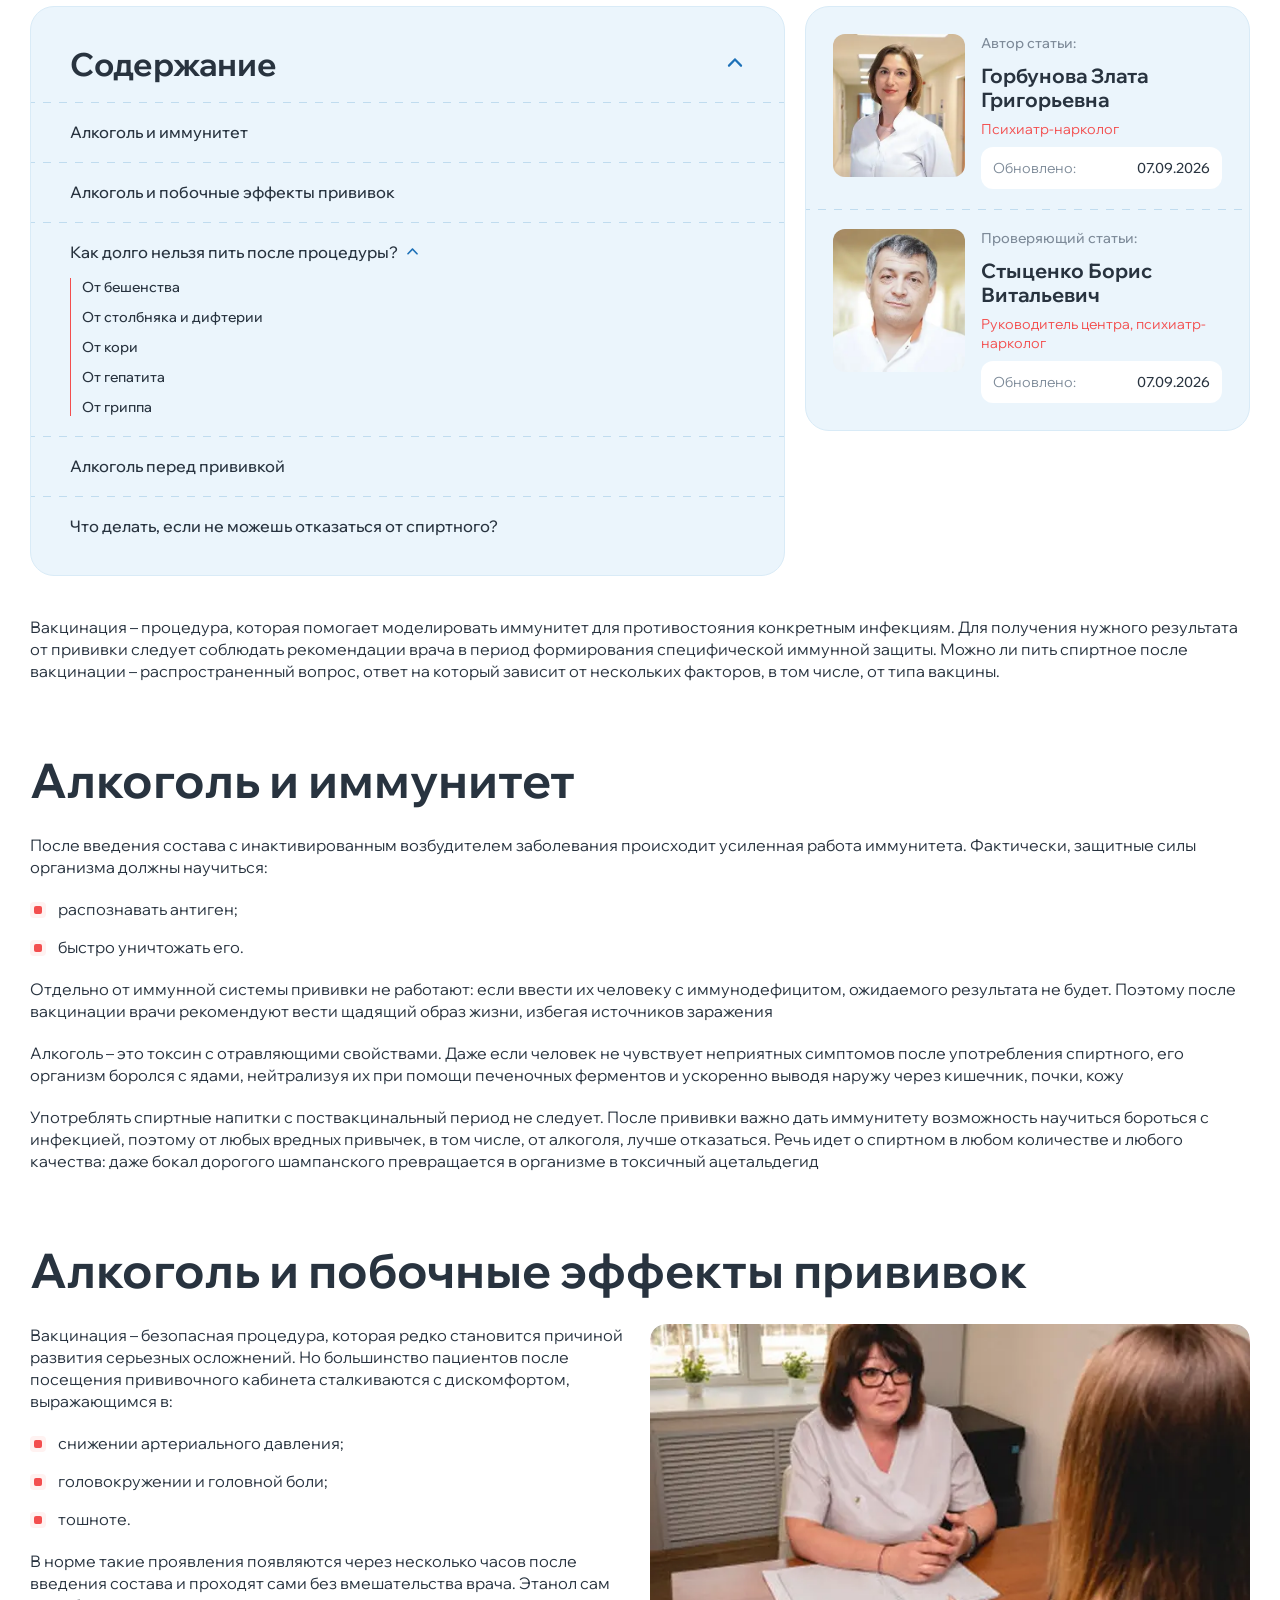
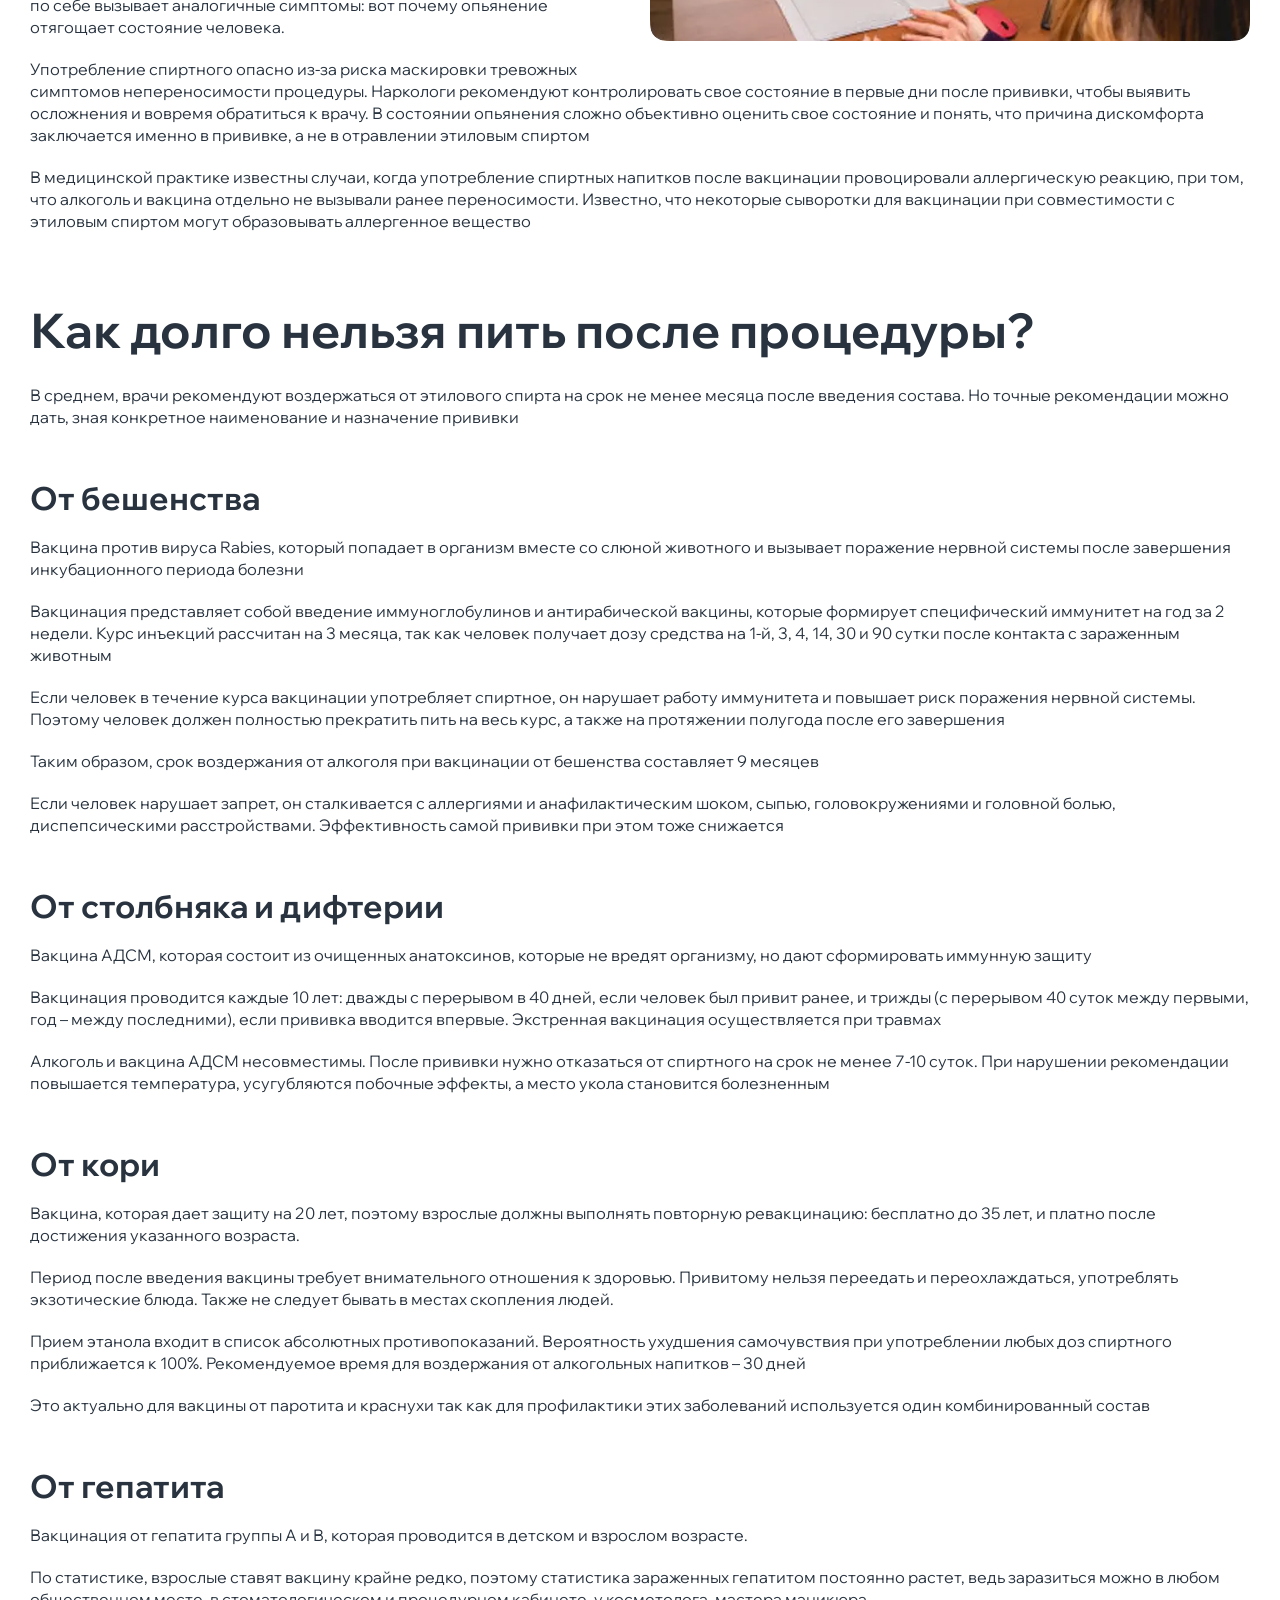
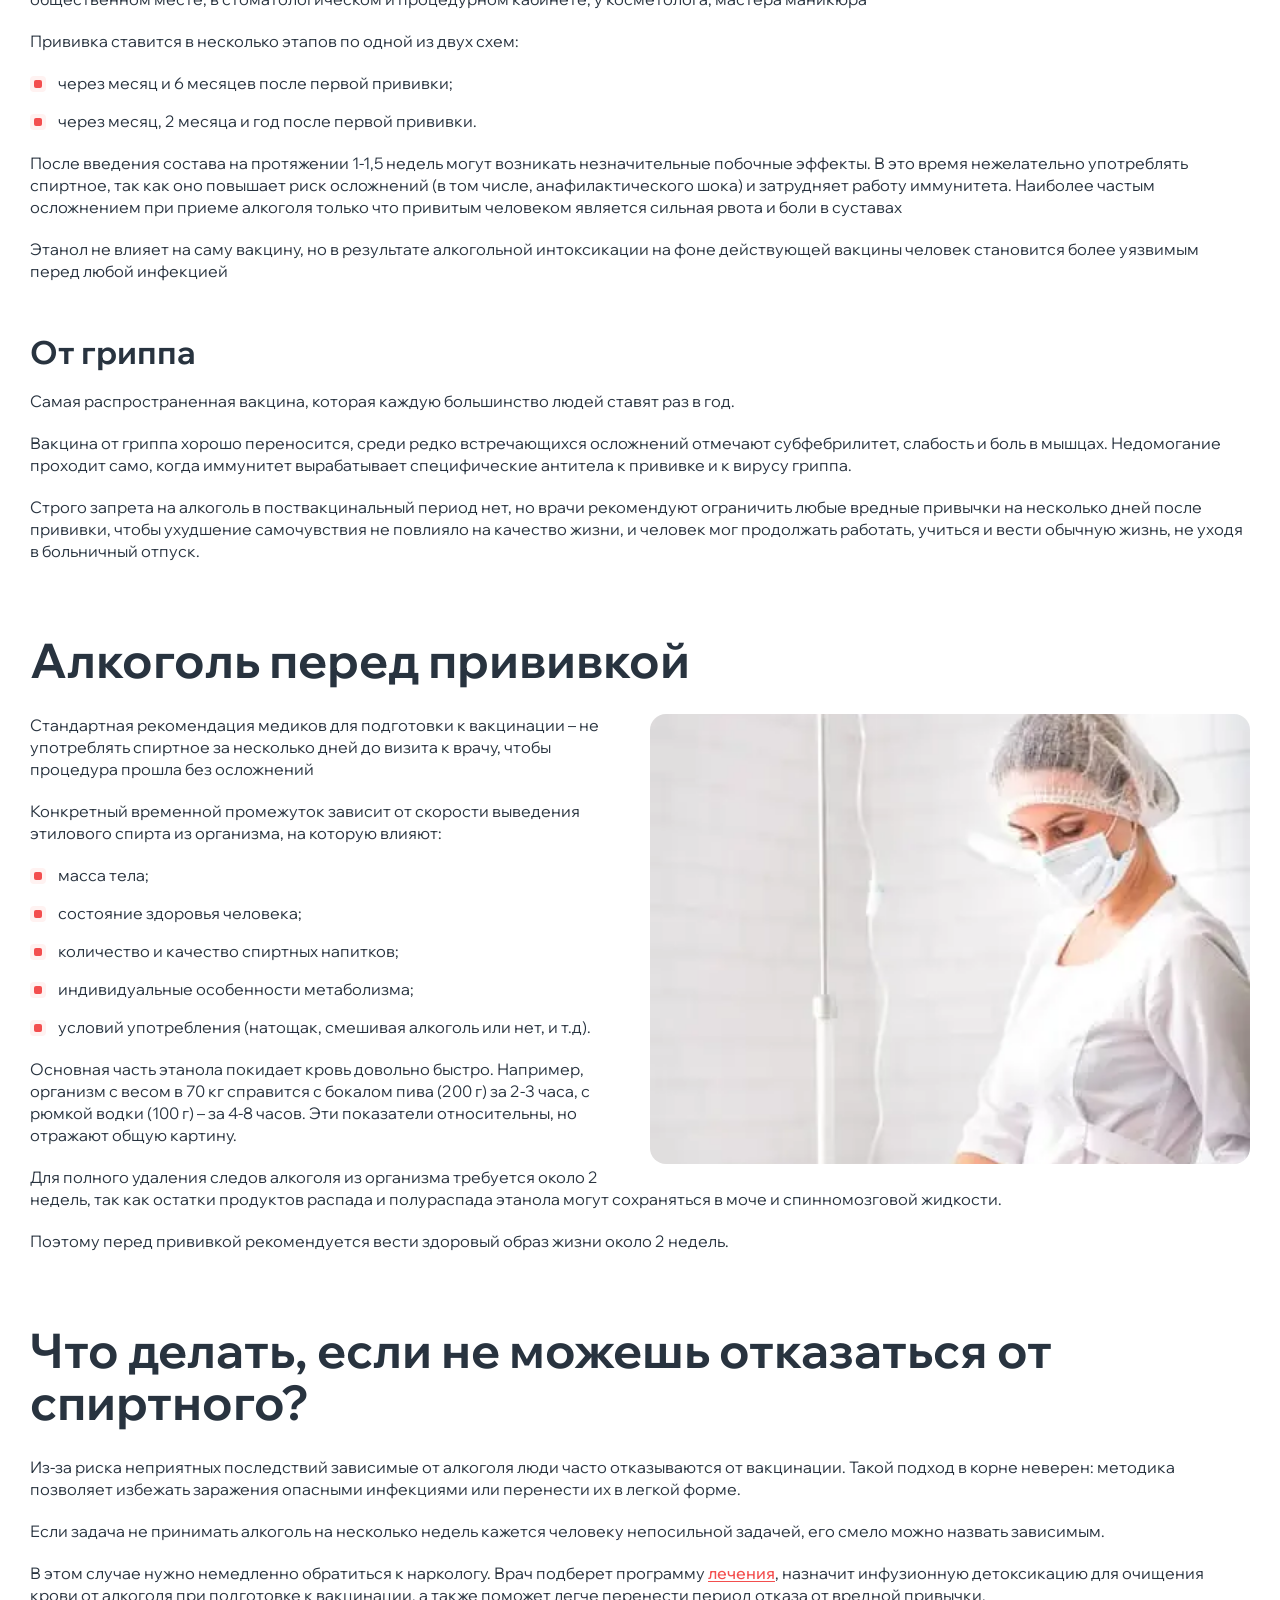
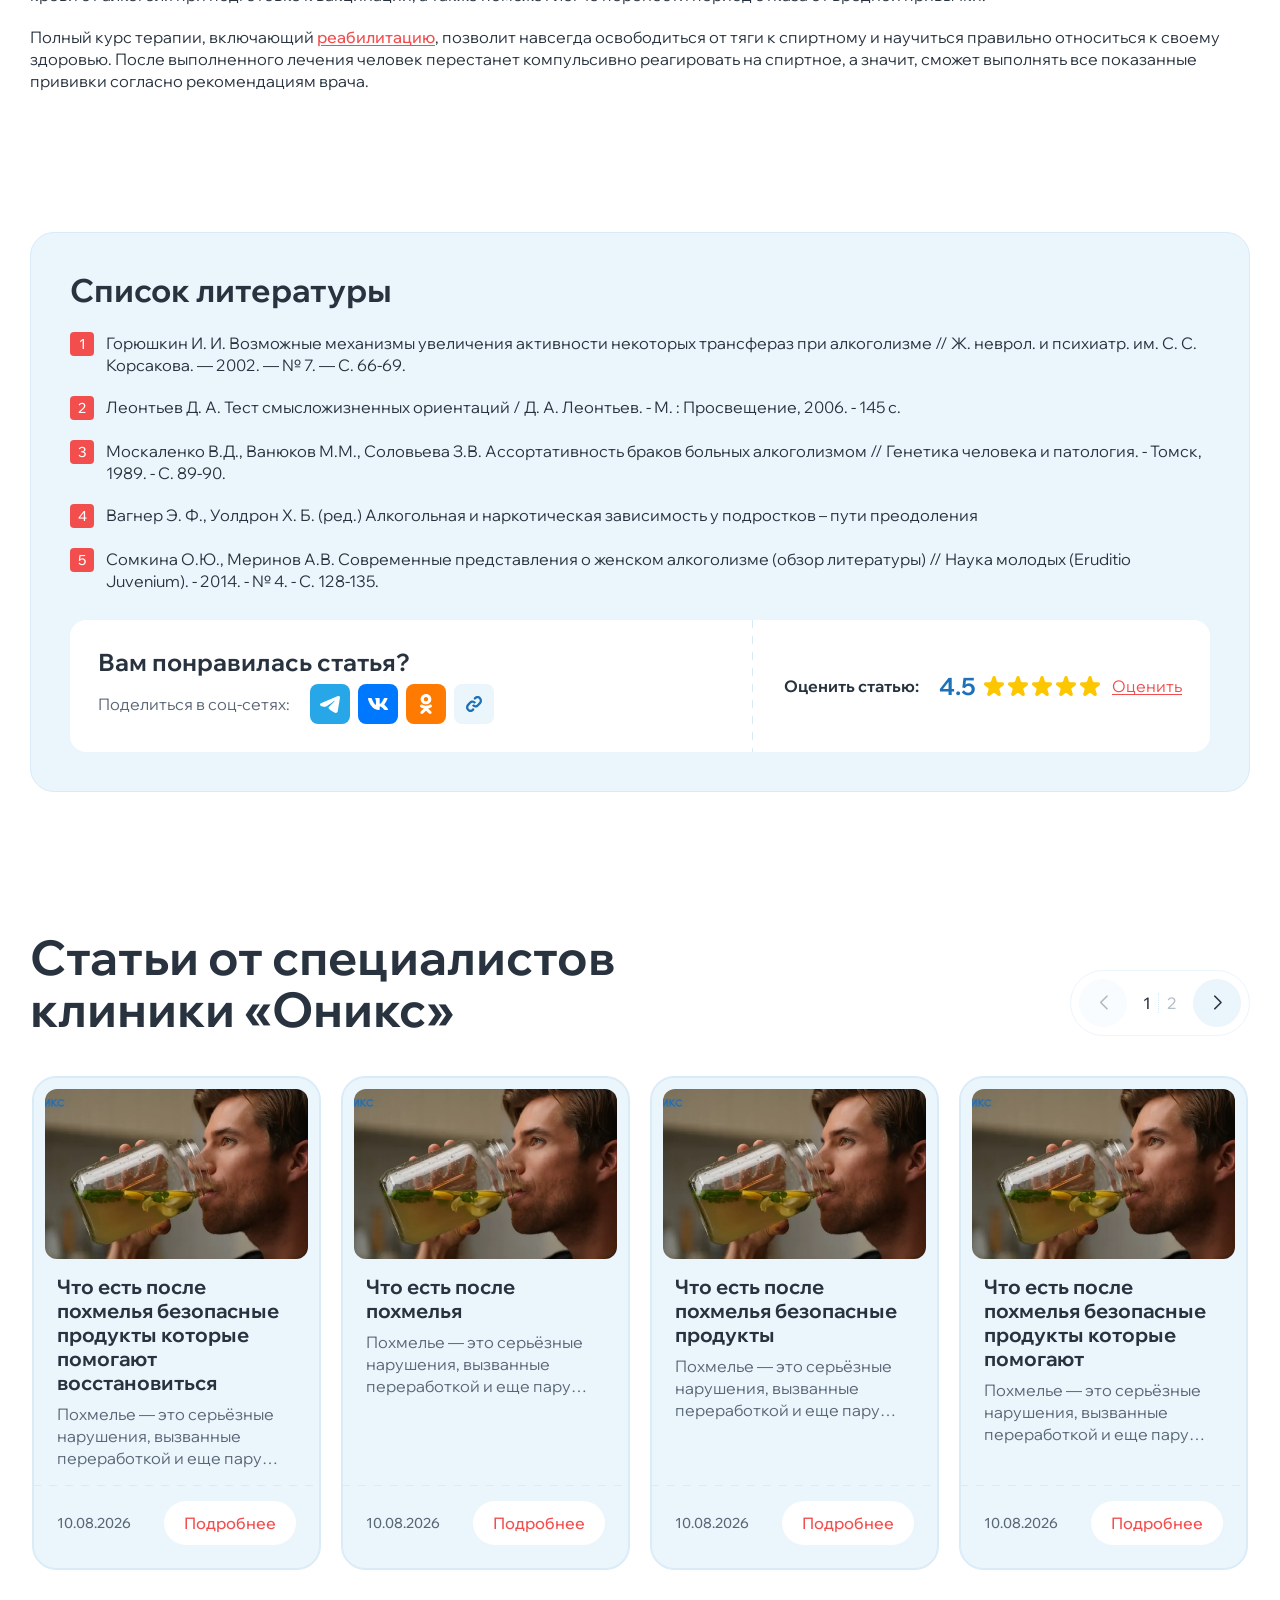
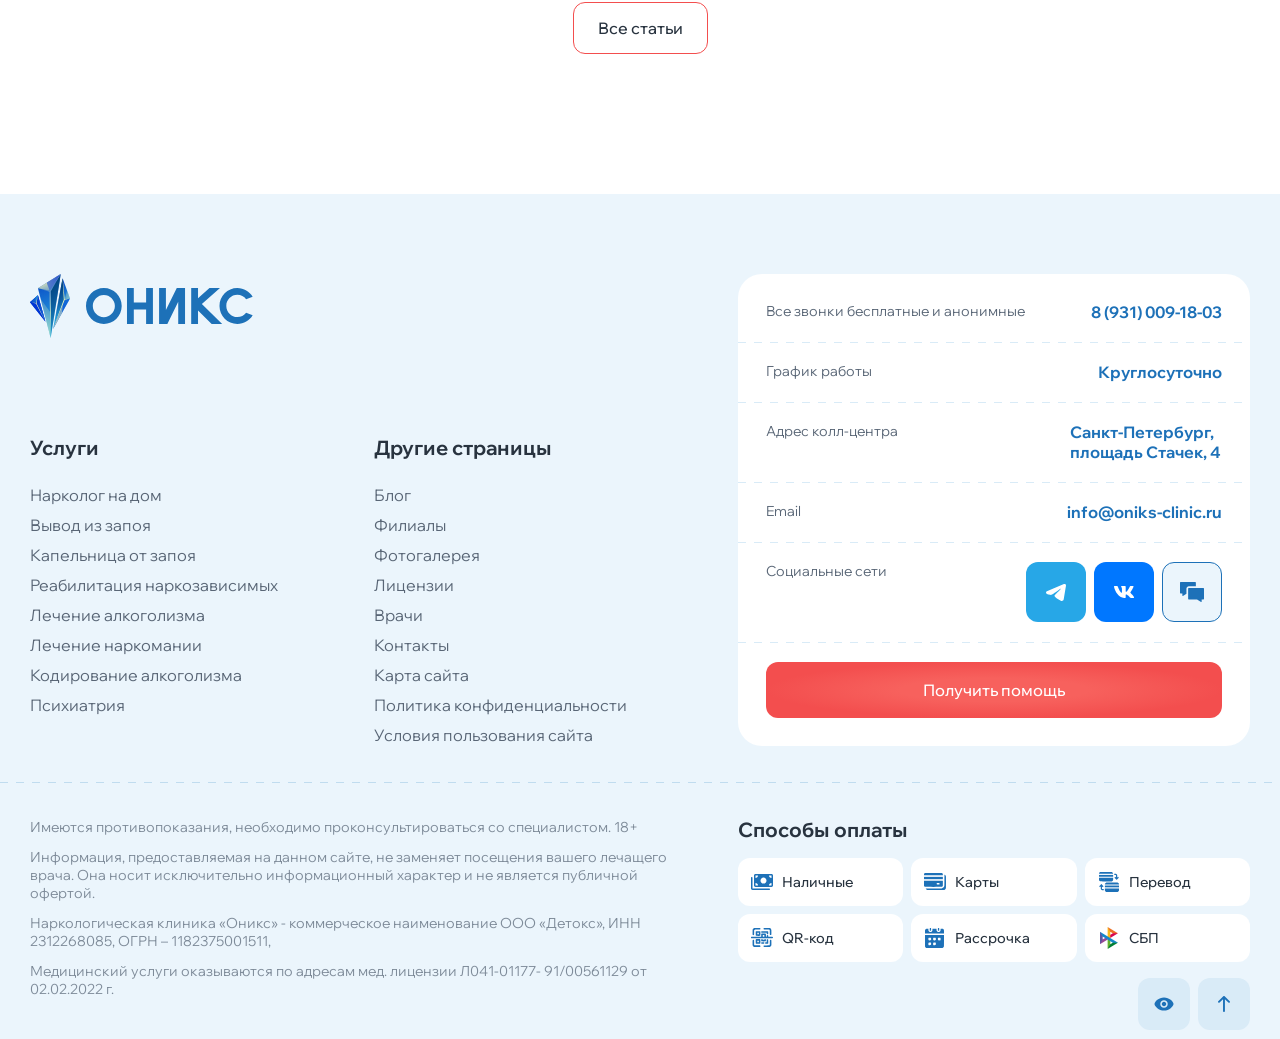
<file: article.html>
<!doctype html>
<html lang="ru">
	<head>
		<meta http-equiv="Content-Type" content="text/html; charset=utf-8" />
		<link rel="stylesheet" href="assets/css/build/build/swiper.css">
		<link rel="stylesheet" href="assets/css/build/build/fancybox.min.css">
		<link rel="stylesheet" href="assets/css/styles.css">
		
		
		<title>Name</title>
		<meta name='keywords' content='' />
		<meta name='description' content='' />
		<meta name="viewport" content="width=device-width, initial-scale=1, maximum-scale=1, user-scalable=0" />
		<meta http-equiv="X-UA-Compatible" content="IE=edge">
		<script src="assets/js/build/swiper-bundle.min.js" defer></script> 
		<script src="assets/js/build/fancybox.min.js" defer></script>
		<script src="assets/js/main.js" defer></script>
		<script src="assets/js/swipers.js" defer></script>
		<script src="assets/js/request.js" defer></script>
		<script src="assets/js/sourcebuster.min.js" defer></script>
		<script> </script>
	</head>
	<body>
		<div class="page">
			<header class="header">
				<div class="header__frame">
					<div class="header__license">Медицинская лицензия Л041-01177-91/00561129</div>
			
					<div class="container header__layout">
						<a class="header__brand" href="/">
							<picture>
								<source media="(max-width: 1023px)" srcset="assets/img/logo-mobile.svg" type="image/svg+xml" />
								<img src="assets/img/logo.svg" alt="Оникс" width="147" height="44" />
							</picture>
						</a>
			
						<div class="header__mobilebar">
							<a class="header__mobilecall" href="tel:+79310091803">
								<img src="assets/img/icons/phone-mobile.svg" alt="" />
								<span>
									<strong>8 (931) 009-18-03</strong>
									<span class="header__mobilehours">Круглосуточно, 24/7</span>
								</span>
							</a>
							<a class="header__network network tg" href="/telegram/">
								<img src="assets/img/icons/telegram.svg" alt="Telegram" />
							</a>
							<button class="header__burger" type="button" title="Открыть меню">
								<img src="assets/img/icons/burger.svg" alt="" />
								<img src="assets/img/icons/close.svg" alt="" />
							</button>
						</div>
			
						<button class="header__help primary-btn popup-btn" data-path="popup-change">Получить помощь</button>
			
						<nav class="header__nav">
							<form class="header__search popup-btn" data-path="popup-search">
								<input type="search" placeholder="Поиск по сайту" required />
								<button>
									<picture>
										<source media="(max-width: 1023px)" srcset="assets/img/icons/search-mobile.svg" type="image/svg+xml" />
										<img src="assets/img/icons/search.svg" alt="Найти" width="20" height="20" />
									</picture>
								</button>
							</form>
			
							<button class="header__urgent secondary-btn popup-btn" data-path="popup-change">Срочный вызов врача</button>
			
							<ul class="header__primary">
								<li class="header__item">
									<a class="header__navlink" href="/narkolog-na-dom/">Нарколог на дом</a>
								</li>
								<li class="header__item">
									<a class="header__navlink" href="/kapelnica-ot-zapoya/">Капельница от запоя</a>
								</li>
								<li class="header__item header__item--first">
									<a class="header__navlink" href="/ceny/">Цены</a>
								</li>
								<li class="header__item header__item--about">
									<div class="header__entry">
										<a class="header__navlink" href="/o-nas/">О нас</a>
										<button class="header__toggle" type="button" title="Раскрыть подменю «О нас»"></button>
									</div>
									<div class="header__dropdown" inert>
										<ul class="header__sublinks">
											<li><a href="/vrachi/">Врачи</a></li>
											<li><a href="/licenzii/">Лицензии</a></li>
											<li><a href="/ceny/">Цены</a></li>
											<li><a href="/blog/">Блог</a></li>
											<li><a href="/fotogalereya/">Фотогалерея</a></li>
										</ul>
									</div>
								</li>
								<li class="header__item header__item--first">
									<a class="header__navlink" href="/kontakty/">Контакты</a>
								</li>
							</ul>
			
							<ul class="header__services">
								<li class="header__item header__item--service">
									<div class="header__entry">
										<a class="header__navlink" href="/psihiatriya/">Психиатрия</a>
										<button class="header__toggle" type="button" title="Раскрыть подменю «Психиатрия»"></button>
									</div>
									<div class="header__dropdown" inert>
										<ul class="header__sublinks">
											<li><a href="/psihiatriya/">Психиатрия</a></li>
											<li><a href="/psihiatriya/konsultaciya/">Консультация психиатра</a></li>
										</ul>
									</div>
								</li>
								<li class="header__item header__item--service">
									<div class="header__entry">
										<a class="header__navlink" href="/kodirovanie/">Кодирование</a>
										<button class="header__toggle" type="button" title="Раскрыть подменю «Кодирование»"></button>
									</div>
									<div class="header__dropdown" inert>
										<ul class="header__sublinks">
											<li><a href="/kodirovanie/na-domu/">Кодирование на дому</a></li>
											<li><a href="/kodirovanie/metod-dovzhenko/">Метод Довженко</a></li>
											<li><a href="/kodirovanie/torpedo/">Препаратом «Торпедо»</a></li>
											<li><a href="/kodirovanie/esperal/">Препаратом «Эспераль»</a></li>
											<li><a href="/kodirovanie/dvojnoj-blok/">Двойной блок</a></li>
											<li><a href="/kodirovanie/gipnoz/">Гипноз</a></li>
											<li><a href="/kodirovanie/vshivanie-ampuly/">Вшивание ампулы</a></li>
											<li><a href="/kodirovanie/ukolom/">Кодирование уколом</a></li>
											<li><a href="/kodirovanie/igloukalyvaniem/">Кодирование иглоукалыванием</a></li>
											<li><a href="/kodirovanie/disulfiram/">Препаратом «Дисульфирам»</a></li>
											<li><a href="/kodirovanie/algominal/">Препаратом «Алгоминал»</a></li>
											<li><a href="/kodirovanie/raskodirovanie/">Раскодирование</a></li>
										</ul>
									</div>
								</li>
								<li class="header__item header__item--service">
									<div class="header__entry">
										<a class="header__navlink" href="/narkologicheskaya-klinika/">Наркологическая клиника</a>
										<button class="header__toggle" type="button" title="Раскрыть подменю «Наркологическая клиника»"></button>
									</div>
									<div class="header__dropdown" inert>
										<ul class="header__sublinks">
											<li><a href="/narkologicheskaya-klinika/">Наркологическая клиника</a></li>
											<li><a href="/narkolog-na-dom/">Нарколог на дом</a></li>
										</ul>
									</div>
								</li>
								<li class="header__item header__item--service">
									<div class="header__entry">
										<a class="header__navlink" href="/reabilitacionnyj-centr/">Реабилитационный центр</a>
										<button class="header__toggle" type="button" title="Раскрыть подменю «Реабилитационный центр»"></button>
									</div>
									<div class="header__dropdown" inert>
										<ul class="header__sublinks">
											<li><a href="/reabilitacionnyj-centr/">Реабилитационный центр</a></li>
										</ul>
									</div>
								</li>
								<li class="header__item header__item--service">
									<div class="header__entry">
										<a class="header__navlink" href="/lechenie-narkomanii/">Лечение наркомании</a>
										<button class="header__toggle" type="button" title="Раскрыть подменю «Лечение наркомании»"></button>
									</div>
									<div class="header__dropdown" inert>
										<ul class="header__sublinks">
											<li><a href="/lechenie-narkomanii/">Лечение наркомании</a></li>
										</ul>
									</div>
								</li>
								<li class="header__item header__item--service">
									<div class="header__entry">
										<a class="header__navlink" href="/lechenie-alkogolizma/">Лечение алкоголизма</a>
										<button class="header__toggle" type="button" title="Раскрыть подменю «Лечение алкоголизма»"></button>
									</div>
									<div class="header__dropdown" inert>
										<ul class="header__sublinks">
											<li><a href="/lechenie-alkogolizma/">Лечение алкоголизма</a></li>
											<li><a href="/kapelnica-ot-zapoya/">Капельница от запоя</a></li>
										</ul>
									</div>
								</li>
							</ul>
			
							<div class="header__contacts">
								<div class="header__info">
									<div class="header__contact header__contact--address">
										<div class="header__caption">Адрес колл-центра:</div>
										<div class="header__value">
											<img src="assets/img/icons/location.svg" alt="" />
											<span><button class="popup-btn" data-path="popup-city">Санкт-Петербург</button>, площадь Стачек 4</span>
										</div>
									</div>
			
									<div class="header__contact header__contact--phone">
										<div class="header__caption">
											<span class="header__desktoptext">Бесплатные звонки по РФ</span>
											<span class="header__mobiletext">Все звонки бесплатные и анонимные</span>
										</div>
										<a class="header__value" href="tel:+79310091803">
											<img src="assets/img/icons/phone.svg" alt="" />
											8 (931) 009-18-03
										</a>
									</div>
			
									<div class="header__contact header__contact--hours">
										<div class="header__caption">График работы:</div>
										<div class="header__value">
											<img src="assets/img/icons/clock.svg" alt="" />
											<span>Круглосуточно<span class="header__desktoptext">, 24/7</span></span>
										</div>
									</div>
								</div>
			
								<div class="header__social">
									<div class="header__caption header__mobiletext">Социальные сети</div>
									<div class="networks">
										<a class="header__network network tg" href="#">
											<img src="assets/img/icons/telegram.svg" alt="Telegram" />
										</a>
										<a class="header__network network vk" href="#">
											<img src="assets/img/icons/vk.svg" alt="ВКонтакте" />
										</a>
										<a class="header__network network" href="/chat/">
											<svg width="22" height="18" viewBox="0 0 22 18" fill="none" xmlns="http://www.w3.org/2000/svg">
												<path
													d="M5.89733 5.98546V10.5884L2.73558 12.5127C2.42335 12.7019 2.16878 12.5648 2.16878 12.2068V10.3031H0.668073C0.491004 10.3027 0.321292 10.234 0.196084 10.1119C0.070877 9.98975 0.000371606 9.82432 0 9.6516V0.651487C0.000371606 0.478813 0.070877 0.313316 0.196084 0.191216C0.321292 0.0691175 0.491004 0.000362381 0.668073 0H13.8748C14.0519 0.000362381 14.2216 0.0691175 14.3468 0.191216C14.472 0.313316 14.5425 0.478813 14.5429 0.651487V3.81292H8.12518C7.53442 3.81328 6.96798 4.04228 6.55026 4.44964C6.13254 4.85699 5.8977 5.40938 5.89733 5.98546ZM22 5.98546V14.987C21.9997 15.1596 21.9291 15.3251 21.8039 15.4472C21.6787 15.5693 21.509 15.6381 21.332 15.6385H19.8565V17.608C19.8565 17.966 19.6034 18.1045 19.2898 17.9152L15.6259 15.685C15.6025 15.6707 15.58 15.6552 15.5584 15.6385H8.12518C7.94811 15.6381 7.7784 15.5693 7.65319 15.4472C7.52798 15.3251 7.45748 15.1596 7.4571 14.987V5.98546C7.45785 5.8129 7.52847 5.64761 7.6536 5.52558C7.77873 5.40356 7.94822 5.33469 8.12518 5.33396H21.332C21.509 5.33433 21.6787 5.40308 21.8039 5.52518C21.9291 5.64729 21.9997 5.81278 22 5.98546Z"
													fill="#1D71B8"
												/>
											</svg>
										</a>
									</div>
								</div>
							</div>
						</nav>
					</div>
			
					<div class="header__backdrop"></div>
				</div>
			</header>
			<main class="main"><section class="article section-offset">
	<div class="container">
		<ul class="breadcrumbs article__breadcrumbs">
			<li><a href="#">Главная</a></li>
			<li><a href="#">Статьи</a></li>
			<li>Прививки и вакцины: можно ли пить алкоголь после инъекций? Сроки воздержания от алкоголя до и после процедуры</li>
		</ul>

		<div class="article__stats">
			<div class="article__stat">
				<span class="article__icon"><img src="assets/img/icons/eye-white.svg" alt="Просмотры" /></span>
				<span>116</span>
			</div>

			<div class="article__stat">
				<span class="article__icon article__icon--time"><img src="assets/img/icons/stopwatch.svg" alt="Время чтения" /></span>
				<span>1 минута</span>
			</div>
		</div>

		<h1 class="title-h1 section__title article__title">Прививки и вакцины: можно ли пить алкоголь после инъекций? Сроки воздержания от алкоголя до и после процедуры</h1>

		<picture class="article__picture">
			<source srcset="assets/img/articles/hangover.webp" type="image/webp" />
			<img src="assets/img/articles/hangover.jpg" alt="Стетоскоп, таблетки и шприц на столе" />
		</picture>
	</div>
</section>

<section class="outline section-offset">
	<div class="container">
		<div class="outline__layout">
			<nav class="outline__menu navigation">
				<button class="outline__title js-navigation-toggle" type="button" title="Свернуть содержание">Содержание</button>
				<div class="outline__collapse">
					<ul class="outline__list navigation__list"></ul>
				</div>
			</nav>

			<div class="outline__doctors">
				<a class="outline__doctor" href="#">
					<picture class="outline__photo">
						<source srcset="assets/img/doctors/gorbunova.webp" type="image/webp" />
						<img src="assets/img/doctors/gorbunova.jpg" alt="Горбунова Злата Григорьевна" loading="lazy" />
					</picture>
					<div class="outline__bio">
						<div class="outline__role">Автор статьи:</div>
						<div class="outline__name">Горбунова Злата Григорьевна</div>
						<div class="outline__specialty">Психиатр-нарколог</div>
					</div>
					<div class="outline__date">
						<span>Обновлено:</span>
						<span>07.09.2026</span>
					</div>
				</a>

				<a class="outline__doctor" href="#">
					<picture class="outline__photo">
						<source srcset="assets/img/doctors/stytsenko.webp" type="image/webp" />
						<img src="assets/img/doctors/stytsenko.jpg" alt="Стыценко Борис Витальевич" loading="lazy" />
					</picture>
					<div class="outline__bio">
						<div class="outline__role">Проверяющий статьи:</div>
						<div class="outline__name">Стыценко Борис Витальевич</div>
						<div class="outline__specialty">Руководитель центра, психиатр-нарколог</div>
					</div>
					<div class="outline__date">
						<span>Обновлено:</span>
						<span>07.09.2026</span>
					</div>
				</a>
			</div>
		</div>
	</div>
</section>

<section class="text-block section-offset">
	<div class="container">
		<p>
			Вакцинация – процедура, которая помогает моделировать иммунитет для противостояния конкретным инфекциям. Для получения нужного результата от прививки следует соблюдать рекомендации врача в
			период формирования специфической иммунной защиты. Можно ли пить спиртное после вакцинации – распространенный вопрос, ответ на который зависит от нескольких факторов, в том числе, от типа
			вакцины.
		</p>

		<h2>Алкоголь и иммунитет</h2>

		<p>После введения состава с инактивированным возбудителем заболевания происходит усиленная работа иммунитета. Фактически, защитные силы организма должны научиться:</p>

		<ul>
			<li>распознавать антиген;</li>
			<li>быстро уничтожать его.</li>
		</ul>

		<p>
			Отдельно от иммунной системы прививки не работают: если ввести их человеку с иммунодефицитом, ожидаемого результата не будет. Поэтому после вакцинации врачи рекомендуют вести щадящий образ
			жизни, избегая источников заражения
		</p>

		<p>
			Алкоголь – это токсин с отравляющими свойствами. Даже если человек не чувствует неприятных симптомов после употребления спиртного, его организм боролся с ядами, нейтрализуя их при помощи
			печеночных ферментов и ускоренно выводя наружу через кишечник, почки, кожу
		</p>

		<p>
			Употреблять спиртные напитки с поствакцинальный период не следует. После прививки важно дать иммунитету возможность научиться бороться с инфекцией, поэтому от любых вредных привычек, в том
			числе, от алкоголя, лучше отказаться. Речь идет о спиртном в любом количестве и любого качества: даже бокал дорогого шампанского превращается в организме в токсичный ацетальдегид
		</p>

		<h2>Алкоголь и побочные эффекты прививок</h2>

		<picture>
			<source srcset="assets/img/text-block/img-1.webp" type="image/webp" />
			<img src="assets/img/text-block/img-1.jpg" loading="lazy" alt="Шприцы с препаратами и ампулы на светлой поверхности" />
		</picture>

		<p>
			Вакцинация – безопасная процедура, которая редко становится причиной развития серьезных осложнений. Но большинство пациентов после посещения прививочного кабинета сталкиваются с
			дискомфортом, выражающимся в:
		</p>

		<ul>
			<li>снижении артериального давления;</li>
			<li>головокружении и головной боли;</li>
			<li>тошноте.</li>
		</ul>

		<p>
			В норме такие проявления появляются через несколько часов после введения состава и проходят сами без вмешательства врача. Этанол сам по себе вызывает аналогичные симптомы: вот почему
			опьянение отягощает состояние человека.
		</p>

		<p>
			Употребление спиртного опасно из-за риска маскировки тревожных симптомов непереносимости процедуры. Наркологи рекомендуют контролировать свое состояние в первые дни после прививки, чтобы
			выявить осложнения и вовремя обратиться к врачу. В состоянии опьянения сложно объективно оценить свое состояние и понять, что причина дискомфорта заключается именно в прививке, а не в
			отравлении этиловым спиртом
		</p>

		<p>
			В медицинской практике известны случаи, когда употребление спиртных напитков после вакцинации провоцировали аллергическую реакцию, при том, что алкоголь и вакцина отдельно не вызывали
			ранее переносимости. Известно, что некоторые сыворотки для вакцинации при совместимости с этиловым спиртом могут образовывать аллергенное вещество
		</p>

		<h2>Как долго нельзя пить после процедуры?</h2>

		<p>
			В среднем, врачи рекомендуют воздержаться от этилового спирта на срок не менее месяца после введения состава. Но точные рекомендации можно дать, зная конкретное наименование и назначение
			прививки
		</p>

		<h3>От бешенства</h3>

		<p>Вакцина против вируса Rabies, который попадает в организм вместе со слюной животного и вызывает поражение нервной системы после завершения инкубационного периода болезни</p>

		<p>
			Вакцинация представляет собой введение иммуноглобулинов и антирабической вакцины, которые формирует специфический иммунитет на год за 2 недели. Курс инъекций рассчитан на 3 месяца, так как
			человек получает дозу средства на 1-й, 3, 4, 14, 30 и 90 сутки после контакта с зараженным животным
		</p>

		<p>
			Если человек в течение курса вакцинации употребляет спиртное, он нарушает работу иммунитета и повышает риск поражения нервной системы. Поэтому человек должен полностью прекратить пить на
			весь курс, а также на протяжении полугода после его завершения
		</p>

		<p>Таким образом, срок воздержания от алкоголя при вакцинации от бешенства составляет 9 месяцев</p>

		<p>
			Если человек нарушает запрет, он сталкивается с аллергиями и анафилактическим шоком, сыпью, головокружениями и головной болью, диспепсическими расстройствами. Эффективность самой прививки
			при этом тоже снижается
		</p>

		<h3>От столбняка и дифтерии</h3>

		<p>Вакцина АДСМ, которая состоит из очищенных анатоксинов, которые не вредят организму, но дают сформировать иммунную защиту</p>

		<p>
			Вакцинация проводится каждые 10 лет: дважды с перерывом в 40 дней, если человек был привит ранее, и трижды (с перерывом 40 суток между первыми, год – между последними), если прививка
			вводится впервые. Экстренная вакцинация осуществляется при травмах
		</p>

		<p>
			Алкоголь и вакцина АДСМ несовместимы. После прививки нужно отказаться от спиртного на срок не менее 7-10 суток. При нарушении рекомендации повышается температура, усугубляются побочные
			эффекты, а место укола становится болезненным
		</p>

		<h3>От кори</h3>

		<p>Вакцина, которая дает защиту на 20 лет, поэтому взрослые должны выполнять повторную ревакцинацию: бесплатно до 35 лет, и платно после достижения указанного возраста.</p>

		<p>
			Период после введения вакцины требует внимательного отношения к здоровью. Привитому нельзя переедать и переохлаждаться, употреблять экзотические блюда. Также не следует бывать в местах
			скопления людей.
		</p>

		<p>
			Прием этанола входит в список абсолютных противопоказаний. Вероятность ухудшения самочувствия при употреблении любых доз спиртного приближается к 100%. Рекомендуемое время для воздержания
			от алкогольных напитков – 30 дней
		</p>

		<p>Это актуально для вакцины от паротита и краснухи так как для профилактики этих заболеваний используется один комбинированный состав</p>

		<h3>От гепатита</h3>

		<p>Вакцинация от гепатита группы А и В, которая проводится в детском и взрослом возрасте.</p>

		<p>
			По статистике, взрослые ставят вакцину крайне редко, поэтому статистика зараженных гепатитом постоянно растет, ведь заразиться можно в любом общественном месте, в стоматологическом и
			процедурном кабинете, у косметолога, мастера маникюра
		</p>

		<p>Прививка ставится в несколько этапов по одной из двух схем:</p>

		<ul>
			<li>через месяц и 6 месяцев после первой прививки;</li>
			<li>через месяц, 2 месяца и год после первой прививки.</li>
		</ul>

		<p>
			После введения состава на протяжении 1-1,5 недель могут возникать незначительные побочные эффекты. В это время нежелательно употреблять спиртное, так как оно повышает риск осложнений (в
			том числе, анафилактического шока) и затрудняет работу иммунитета. Наиболее частым осложнением при приеме алкоголя только что привитым человеком является сильная рвота и боли в суставах
		</p>

		<p>Этанол не влияет на саму вакцину, но в результате алкогольной интоксикации на фоне действующей вакцины человек становится более уязвимым перед любой инфекцией</p>

		<h3>От гриппа</h3>

		<p>Самая распространенная вакцина, которая каждую большинство людей ставят раз в год.</p>

		<p>
			Вакцина от гриппа хорошо переносится, среди редко встречающихся осложнений отмечают субфебрилитет, слабость и боль в мышцах. Недомогание проходит само, когда иммунитет вырабатывает
			специфические антитела к прививке и к вирусу гриппа.
		</p>

		<p>
			Строго запрета на алкоголь в поствакцинальный период нет, но врачи рекомендуют ограничить любые вредные привычки на несколько дней после прививки, чтобы ухудшение самочувствия не повлияло
			на качество жизни, и человек мог продолжать работать, учиться и вести обычную жизнь, не уходя в больничный отпуск.
		</p>

		<h2>Алкоголь перед прививкой</h2>

		<picture>
			<source srcset="assets/img/text-block/doctor.webp" type="image/webp" />
			<img src="assets/img/text-block/doctor.jpg" loading="lazy" alt="Шприц, таблетки и стакан воды перед вакцинацией" />
		</picture>

		<p>Стандартная рекомендация медиков для подготовки к вакцинации – не употреблять спиртное за несколько дней до визита к врачу, чтобы процедура прошла без осложнений</p>

		<p>Конкретный временной промежуток зависит от скорости выведения этилового спирта из организма, на которую влияют:</p>

		<ul>
			<li>масса тела;</li>
			<li>состояние здоровья человека;</li>
			<li>количество и качество спиртных напитков;</li>
			<li>индивидуальные особенности метаболизма;</li>
			<li>условий употребления (натощак, смешивая алкоголь или нет, и т.д).</li>
		</ul>

		<p>
			Основная часть этанола покидает кровь довольно быстро. Например, организм с весом в 70 кг справится с бокалом пива (200 г) за 2-3 часа, с рюмкой водки (100 г) – за 4-8 часов. Эти
			показатели относительны, но отражают общую картину.
		</p>

		<p>Для полного удаления следов алкоголя из организма требуется около 2 недель, так как остатки продуктов распада и полураспада этанола могут сохраняться в моче и спинномозговой жидкости.</p>

		<p>Поэтому перед прививкой рекомендуется вести здоровый образ жизни около 2 недель.</p>

		<h2>Что делать, если не можешь отказаться от спиртного?</h2>

		<p>
			Из-за риска неприятных последствий зависимые от алкоголя люди часто отказываются от вакцинации. Такой подход в корне неверен: методика позволяет избежать заражения опасными инфекциями или
			перенести их в легкой форме.
		</p>

		<p>Если задача не принимать алкоголь на несколько недель кажется человеку непосильной задачей, его смело можно назвать зависимым.</p>

		<p>
			В этом случае нужно немедленно обратиться к наркологу. Врач подберет программу <a href="#">лечения</a>, назначит инфузионную детоксикацию для очищения крови от алкоголя при подготовке к
			вакцинации, а также поможет легче перенести период отказа от вредной привычки.
		</p>

		<p>
			Полный курс терапии, включающий <a href="#">реабилитацию</a>, позволит навсегда освободиться от тяги к спиртному и научиться правильно относиться к своему здоровью. После выполненного
			лечения человек перестанет компульсивно реагировать на спиртное, а значит, сможет выполнять все показанные прививки согласно рекомендациям врача.
		</p>
	</div>
</section>

<section class="literature literature--article section-offset">
	<div class="container">
		<div class="literature__content">
			<div class="literature__sources text-block">
				<div class="literature__title">Список литературы</div>

				<ol>
					<li>Горюшкин И. И. Возможные механизмы увеличения активности некоторых трансфераз при алкоголизме // Ж. неврол. и психиатр. им. С. С. Корсакова. — 2002. — № 7. — С. 66-69.</li>
					<li>Леонтьев Д. А. Тест смысложизненных ориентаций / Д. А. Леонтьев. - М. : Просвещение, 2006. - 145 с.</li>
					<li>Москаленко В.Д., Ванюков М.М., Соловьева З.В. Ассортативность браков больных алкоголизмом // Генетика человека и патология. - Томск, 1989. - С. 89-90.</li>
					<li>Вагнер Э. Ф., Уолдрон X. Б. (ред.) Алкогольная и наркотическая зависимость у подростков – пути преодоления</li>
					<li>Сомкина О.Ю., Меринов А.В. Современные представления о женском алкоголизме (обзор литературы) // Наука молодых (Eruditio Juvenium). - 2014. - № 4. - С. 128-135.</li>
				</ol>
			</div>

			<div class="literature__feedback">
				<div class="literature__question">Вам понравилась статья?</div>

				<div class="literature__share">
					<span class="literature__caption">Поделиться в соц-сетях:</span>

					<div class="literature__networks">
						<a class="network tg literature__network" href="#" title="Поделиться в Telegram"><img src="assets/img/icons/telegram.svg" alt="Telegram" /></a>
						<a class="network vk literature__network" href="#" title="Поделиться во ВКонтакте"><img src="assets/img/icons/vk.svg" alt="ВКонтакте" /></a>
						<a class="network literature__network ok" href="#" title="Поделиться в Одноклассниках"><img src="assets/img/icons/ok.svg" alt="Одноклассники" /></a>
						<a class="network literature__network literature__network--link" href="#" title="Ссылка на статью"><img src="assets/img/icons/link.svg" alt="Ссылка" /></a>
					</div>
				</div>

				<div class="literature__rating">
					<span class="literature__label">Оценить статью:</span>

					<div class="literature__score">
						<div class="literature__result">
							<span class="literature__value">4.5</span>
							<div class="full-stars literature__stars">
								<div class="rating-group">
									<label for="article-rating-1" title="Оценка 1 из 5">
										<svg width="20" height="20" viewBox="0 0 20 20" xmlns="http://www.w3.org/2000/svg">
											<path
												d="M8.41707 1.19889C8.91531 -0.39963 11.0847 -0.399629 11.5829 1.19889L12.8026 5.11197C13.0254 5.82685 13.6645 6.31086 14.3855 6.31086H18.3324C19.9448 6.31086 20.6151 8.46165 19.3107 9.44958L16.1176 11.868C15.5343 12.3098 15.2902 13.093 15.513 13.8078L16.7326 17.7209C17.2309 19.3194 15.4758 20.6487 14.1714 19.6608L10.9783 17.2423C10.395 16.8005 9.60504 16.8005 9.0217 17.2423L5.82858 19.6608C4.52418 20.6487 2.76912 19.3194 3.26735 17.7209L4.48702 13.8078C4.70983 13.093 4.46574 12.3098 3.88239 11.868L0.689276 9.44958C-0.615128 8.46165 0.0552467 6.31086 1.66758 6.31086H5.61449C6.33554 6.31086 6.97459 5.82685 7.19741 5.11197L8.41707 1.19889Z"
											/>
										</svg>
									</label>
									<input type="radio" name="article-rating" id="article-rating-1" value="1" />

									<label for="article-rating-2" title="Оценка 2 из 5">
										<svg width="20" height="20" viewBox="0 0 20 20" xmlns="http://www.w3.org/2000/svg">
											<path
												d="M8.41707 1.19889C8.91531 -0.39963 11.0847 -0.399629 11.5829 1.19889L12.8026 5.11197C13.0254 5.82685 13.6645 6.31086 14.3855 6.31086H18.3324C19.9448 6.31086 20.6151 8.46165 19.3107 9.44958L16.1176 11.868C15.5343 12.3098 15.2902 13.093 15.513 13.8078L16.7326 17.7209C17.2309 19.3194 15.4758 20.6487 14.1714 19.6608L10.9783 17.2423C10.395 16.8005 9.60504 16.8005 9.0217 17.2423L5.82858 19.6608C4.52418 20.6487 2.76912 19.3194 3.26735 17.7209L4.48702 13.8078C4.70983 13.093 4.46574 12.3098 3.88239 11.868L0.689276 9.44958C-0.615128 8.46165 0.0552467 6.31086 1.66758 6.31086H5.61449C6.33554 6.31086 6.97459 5.82685 7.19741 5.11197L8.41707 1.19889Z"
											/>
										</svg>
									</label>
									<input type="radio" name="article-rating" id="article-rating-2" value="2" />

									<label for="article-rating-3" title="Оценка 3 из 5">
										<svg width="20" height="20" viewBox="0 0 20 20" xmlns="http://www.w3.org/2000/svg">
											<path
												d="M8.41707 1.19889C8.91531 -0.39963 11.0847 -0.399629 11.5829 1.19889L12.8026 5.11197C13.0254 5.82685 13.6645 6.31086 14.3855 6.31086H18.3324C19.9448 6.31086 20.6151 8.46165 19.3107 9.44958L16.1176 11.868C15.5343 12.3098 15.2902 13.093 15.513 13.8078L16.7326 17.7209C17.2309 19.3194 15.4758 20.6487 14.1714 19.6608L10.9783 17.2423C10.395 16.8005 9.60504 16.8005 9.0217 17.2423L5.82858 19.6608C4.52418 20.6487 2.76912 19.3194 3.26735 17.7209L4.48702 13.8078C4.70983 13.093 4.46574 12.3098 3.88239 11.868L0.689276 9.44958C-0.615128 8.46165 0.0552467 6.31086 1.66758 6.31086H5.61449C6.33554 6.31086 6.97459 5.82685 7.19741 5.11197L8.41707 1.19889Z"
											/>
										</svg>
									</label>
									<input type="radio" name="article-rating" id="article-rating-3" value="3" />

									<label for="article-rating-4" title="Оценка 4 из 5">
										<svg width="20" height="20" viewBox="0 0 20 20" xmlns="http://www.w3.org/2000/svg">
											<path
												d="M8.41707 1.19889C8.91531 -0.39963 11.0847 -0.399629 11.5829 1.19889L12.8026 5.11197C13.0254 5.82685 13.6645 6.31086 14.3855 6.31086H18.3324C19.9448 6.31086 20.6151 8.46165 19.3107 9.44958L16.1176 11.868C15.5343 12.3098 15.2902 13.093 15.513 13.8078L16.7326 17.7209C17.2309 19.3194 15.4758 20.6487 14.1714 19.6608L10.9783 17.2423C10.395 16.8005 9.60504 16.8005 9.0217 17.2423L5.82858 19.6608C4.52418 20.6487 2.76912 19.3194 3.26735 17.7209L4.48702 13.8078C4.70983 13.093 4.46574 12.3098 3.88239 11.868L0.689276 9.44958C-0.615128 8.46165 0.0552467 6.31086 1.66758 6.31086H5.61449C6.33554 6.31086 6.97459 5.82685 7.19741 5.11197L8.41707 1.19889Z"
											/>
										</svg>
									</label>
									<input type="radio" name="article-rating" id="article-rating-4" value="4" />

									<label for="article-rating-5" title="Оценка 5 из 5">
										<svg width="20" height="20" viewBox="0 0 20 20" xmlns="http://www.w3.org/2000/svg">
											<path
												d="M8.41707 1.19889C8.91531 -0.39963 11.0847 -0.399629 11.5829 1.19889L12.8026 5.11197C13.0254 5.82685 13.6645 6.31086 14.3855 6.31086H18.3324C19.9448 6.31086 20.6151 8.46165 19.3107 9.44958L16.1176 11.868C15.5343 12.3098 15.2902 13.093 15.513 13.8078L16.7326 17.7209C17.2309 19.3194 15.4758 20.6487 14.1714 19.6608L10.9783 17.2423C10.395 16.8005 9.60504 16.8005 9.0217 17.2423L5.82858 19.6608C4.52418 20.6487 2.76912 19.3194 3.26735 17.7209L4.48702 13.8078C4.70983 13.093 4.46574 12.3098 3.88239 11.868L0.689276 9.44958C-0.615128 8.46165 0.0552467 6.31086 1.66758 6.31086H5.61449C6.33554 6.31086 6.97459 5.82685 7.19741 5.11197L8.41707 1.19889Z"
											/>
										</svg>
									</label>
									<input type="radio" name="article-rating" id="article-rating-5" value="5" />
								</div>
							</div>
						</div>

						<button class="literature__rate">Оценить</button>
					</div>
				</div>
			</div>
		</div>
	</div>
</section>


<section class="articles section-offset">
    <div class="container">
        <div class="section__title articles__heading">
            <div class="title-h2">Статьи от специалистов клиники «Оникс»</div>
            <div class="swiper-btns articles__navigation">
                <button class="swiper-button-prev articles__prev" type="button" title="Предыдущая статья"></button>
                <div class="swiper-pagination-fraction">
                    <span class="swiper-pagination-current">1</span><span class="swiper-pagination-total">1</span>
                </div>
                <button class="swiper-button-next articles__next" type="button" title="Следующая статья"></button>
            </div>
        </div>

        <div class="articles__carousel">
            <div class="swiper articles__slider">
                <div class="swiper-wrapper">
                    <a href="#" class="swiper-slide articles__card">
                        <picture class="articles__image">
                            <source srcset="assets/img/articles/hangover.webp" type="image/webp">
                            <img src="assets/img/articles/hangover.jpg" loading="lazy" alt="">
                        </picture>
                        <div class="articles__copy">
                            <div class="articles__name">Что есть после похмелья безопасные продукты которые помогают восстановиться</div>
                            <p class="articles__text">Похмелье — это серьёзные нарушения, вызванные переработкой и еще пару слов для строки</p>
                        </div>
                        <div class="articles__footer">
                            <span class="articles__date">10.08.2026</span>
                            <span class="articles__link" href="#">Подробнее</span>
                        </div>
                    </a>

                    <a href="#" class="swiper-slide articles__card">
                        <picture class="articles__image">
                            <source srcset="assets/img/articles/hangover.webp" type="image/webp">
                            <img src="assets/img/articles/hangover.jpg" loading="lazy" alt="">
                        </picture>
                        <div class="articles__copy">
                            <div class="articles__name">Что есть после похмелья</div>
                            <p class="articles__text">Похмелье — это серьёзные нарушения, вызванные переработкой и еще пару слов для строки</p>
                        </div>

                        <div class="articles__footer">
                            <span class="articles__date">10.08.2026</span>
                            <span class="articles__link" href="#">Подробнее</span>
                        </div>
                    </a>

                    <a href="#" class="swiper-slide articles__card">
                        <picture class="articles__image">
                            <source srcset="assets/img/articles/hangover.webp" type="image/webp">
                            <img src="assets/img/articles/hangover.jpg" loading="lazy" alt="">
                        </picture>
                        <div class="articles__copy">
                            <div class="articles__name">Что есть после похмелья безопасные продукты</div>
                            <p class="articles__text">Похмелье — это серьёзные нарушения, вызванные переработкой и еще пару слов для строки Похмелье — это серьёзные нарушения, вызванные переработкой и еще пару слов для строки</p>
                        </div>

                        <div class="articles__footer">
                            <span class="articles__date">10.08.2026</span>
                            <span class="articles__link" href="#">Подробнее</span>
                        </div>
                    </a>

                    <a href="#" class="swiper-slide articles__card">
                        <picture class="articles__image">
                            <source srcset="assets/img/articles/hangover.webp" type="image/webp">
                            <img src="assets/img/articles/hangover.jpg" loading="lazy" alt="">
                        </picture>
                        <div class="articles__copy">
                            <div class="articles__name">Что есть после похмелья безопасные продукты которые помогают</div>
                            <p class="articles__text">Похмелье — это серьёзные нарушения, вызванные переработкой и еще пару слов для строки</p>
                        </div>

                        <div class="articles__footer">
                            <span class="articles__date">10.08.2026</span>
                            <span class="articles__link" href="#">Подробнее</span>
                        </div>
                    </a>

                    <a href="#" class="swiper-slide articles__card">
                        <picture class="articles__image">
                            <source srcset="assets/img/articles/hangover.webp" type="image/webp">
                            <img src="assets/img/articles/hangover.jpg" loading="lazy" alt="">
                        </picture>
                        <div class="articles__copy">
                            <div class="articles__name">Что есть после похмелья безопасные продукты которые помогают</div>
                            <p class="articles__text">Похмелье — это серьёзные нарушения, вызванные переработкой и еще пару слов для строки</p>
                        </div>

                        <div class="articles__footer">
                            <span class="articles__date">10.08.2026</span>
                            <span class="articles__link" href="#">Подробнее</span>
                        </div>
                    </a>
                </div>
            </div>

            <div class="swiper-pagination articles__pagination"></div>
        </div>

        <div class="articles__bottom">
            <a class="border-btn articles__all" href="#">Все статьи</a>
        </div>
    </div>
</section>

</main>
			<footer class="footer">
    <div class="container footer__top">
        <a class="footer__logo" href="#">
            <picture class=''>
                <source srcset='assets/img/logo.svg' type='image/svg+xml'>
                <img src='assets/img/logo.png' decoding='async' loading='lazy' alt='Оникс'>
            </picture>
        </a>

        <div class="footer__contacts">
            <div class="footer__contact">
                <span class="footer__label">Все звонки бесплатные и анонимные</span>
                <a class="footer__value" href="tel:+79310091803">8 (931) 009-18-03</a>
            </div>
            <div class="footer__contact">
                <span class="footer__label">График работы</span>
                <span class="footer__value">Круглосуточно</span>
            </div>
            <div class="footer__contact">
                <span class="footer__label">Адрес колл-центра</span>
                <address class="footer__value footer__address">Санкт-Петербург, площадь Стачек, 4</address>
            </div>
            <div class="footer__contact">
                <span class="footer__label">Email</span>
                <a class="footer__value" href="#">info@oniks-clinic.ru</a>
            </div>
            <div class="footer__contact">
                <span class="footer__label">Социальные сети</span>
                <div class="networks footer__networks">
                    <a class="network tg footer__network" href="#">
                        <img src="assets/img/icons/telegram.svg" alt="Telegram">
                    </a>
                    <a class="network vk footer__network" href="#">
                        <img src="assets/img/icons/vk.svg" alt="ВКонтакте">
                    </a>
                    <a class="network footer__network" href="#">
                        <svg width="24" height="20" viewBox="0 0 24 20" fill="none" xmlns="http://www.w3.org/2000/svg">
                            <path d="M6.43345 6.65051V11.7649L2.98427 13.903C2.64366 14.1133 2.36594 13.9609 2.36594 13.5631V11.4479H0.728807C0.53564 11.4475 0.350501 11.3711 0.21391 11.2355C0.0773203 11.0997 0.000405389 10.9159 0 10.724V0.723875C0.000405389 0.532015 0.0773203 0.348129 0.21391 0.212463C0.350501 0.0767973 0.53564 0.000402645 0.728807 0H15.1362C15.3294 0.000402645 15.5145 0.0767973 15.651 0.212463C15.7877 0.348129 15.8646 0.532015 15.865 0.723875V4.23657H8.86383C8.21937 4.23698 7.60144 4.49143 7.14574 4.94405C6.69005 5.39665 6.43386 6.01042 6.43345 6.65051ZM24 6.65051V16.6522C23.9996 16.844 23.9226 17.0279 23.7861 17.1635C23.6495 17.2993 23.4643 17.3756 23.2712 17.3761H21.6617V19.5645C21.6617 19.9622 21.3855 20.1161 21.0434 19.9058L17.0465 17.4278C17.0209 17.4119 16.9963 17.3946 16.9728 17.3761H8.86383C8.67066 17.3756 8.48552 17.2993 8.34893 17.1635C8.21234 17.0279 8.13543 16.844 8.13502 16.6522V6.65051C8.13583 6.45877 8.21287 6.27512 8.34938 6.13954C8.48588 6.00395 8.67078 5.92744 8.86383 5.92663H23.2712C23.4643 5.92704 23.6495 6.00343 23.7861 6.13909C23.9226 6.27476 23.9996 6.45865 24 6.65051Z" fill="#1D71B8" />
                        </svg>
                    </a>
                </div>
            </div>
            <div class="footer__contact">
                <button class="secondary-btn footer__request popup-btn" type="button" data-path="popup-change">Получить помощь</button>
            </div>
        </div>

        <nav class="footer__nav">
            <div>
                <div class="footer__title">Услуги</div>
                <ul class="footer__links">
                    <li><a href="#">Нарколог на дом</a></li>
                    <li><a href="#">Вывод из запоя</a></li>
                    <li><a href="#">Капельница от запоя</a></li>
                    <li><a href="#">Реабилитация наркозависимых</a></li>
                    <li><a href="#">Лечение алкоголизма</a></li>
                    <li><a href="#">Лечение наркомании</a></li>
                    <li><a href="#">Кодирование алкоголизма</a></li>
                    <li><a href="#">Психиатрия</a></li>
                </ul>
            </div>
            <div>
                <div class="footer__title">Другие страницы</div>
                <ul class="footer__links">
                    <li><a href="#">Блог</a></li>
                    <li><a href="#">Филиалы</a></li>
                    <li><a href="#">Фотогалерея</a></li>
                    <li><a href="#">Лицензии</a></li>
                    <li><a href="#">Врачи</a></li>
                    <li><a href="#">Контакты</a></li>
                    <li><a href="#">Карта сайта</a></li>
                    <li><a href="#">Политика конфиденциальности</a></li>
                    <li><a href="#">Условия пользования сайта</a></li>
                </ul>
            </div>
        </nav>
    </div>

    <div class="footer__details">
        <div class="container footer__info">
            <div class="footer__payments">
                <div class="footer__title">Способы оплаты</div>
                <ul class="footer__methods">
                    <li>
                        <img src="assets/img/icons/footer-cash.svg" alt="">
                        <span>Наличные</span>
                    </li>
                    <li>
                        <img src="assets/img/icons/footer-card.svg" alt="">
                        <span>Карты</span>
                    </li>
                    <li>
                        <img src="assets/img/icons/footer-transfer.svg" alt="">
                        <span>Перевод</span>
                    </li>
                    <li>
                        <img src="assets/img/icons/footer-qr.svg" alt="">
                        <span>QR-код</span>
                    </li>
                    <li>
                        <img src="assets/img/icons/footer-installment.svg" alt="">
                        <span>Рассрочка</span>
                    </li>
                    <li>
                        <img class="footer__sbp" src="assets/img/icons/footer-sbp.png" alt="">
                        <span>СБП</span>
                    </li>
                </ul>
            </div>

            <div class="footer__legal">
                <p>Имеются противопоказания, необходимо проконсультироваться со специалистом. 18+</p>
                <p>Информация, предоставляемая на данном сайте, не заменяет посещения вашего лечащего врача. Она носит исключительно информационный характер и не является публичной офертой.</p>
                <p>Наркологическая клиника «Оникс» - коммерческое наименование ООО «Детокс», ИНН 2312268085, ОГРН – 1182375001511,</p>
                <p>Медицинский услуги оказываются по адресам мед. лицензии Л041-01177- 91/00561129 от 02.02.2022 г.</p>
            </div>

            <div class="footer__tools">
                <button class="footer__tool" id="specialButton">
                    <img src="assets/img/icons/eye.svg" alt="Версия для слабовидящих">
                </button>
                <button class="footer__tool footer__up scroll-top">
                    <img src="assets/img/icons/up.svg" alt="Наверх">
                </button>
            </div>
        </div>
    </div>

    <div class="container footer__cities">
        <a class="footer__city footer__city--prev" href="#">
            <svg width="32" height="32" viewBox="0 0 32 32" fill="none" xmlns="http://www.w3.org/2000/svg">
                <rect width="32" height="32" rx="16" transform="matrix(-1 0 0 1 32 0)" fill="#FFF2F1" />
                <path d="M14.9674 13.0621C15.0795 12.9424 15.1405 12.7841 15.1376 12.6204C15.1347 12.4568 15.0681 12.3007 14.9518 12.185C14.8355 12.0693 14.6787 12.003 14.5142 12.0001C14.3498 11.9972 14.1907 12.0579 14.0704 12.1695L10.6856 15.5379C10.5668 15.6564 10.5 15.8169 10.5 15.9842C10.5 16.1516 10.5668 16.3121 10.6856 16.4306L14.0704 19.799C14.1285 19.861 14.1986 19.9108 14.2764 19.9453C14.3543 19.9798 14.4383 19.9984 14.5235 19.9999C14.6087 20.0014 14.6934 19.9858 14.7724 19.954C14.8514 19.9223 14.9232 19.875 14.9835 19.815C15.0437 19.755 15.0912 19.6836 15.1232 19.605C15.1551 19.5263 15.1708 19.4421 15.1693 19.3573C15.1678 19.2725 15.1491 19.1888 15.1144 19.1114C15.0797 19.0339 15.0297 18.9642 14.9674 18.9064L12.6657 16.6158H20.8654C21.0337 16.6158 21.1951 16.5493 21.3141 16.4308C21.4331 16.3124 21.5 16.1518 21.5 15.9842C21.5 15.8167 21.4331 15.6561 21.3141 15.5377C21.1951 15.4192 21.0337 15.3527 20.8654 15.3527H12.6657L14.9674 13.0621Z" fill="#F34E4E" />
              </svg>
            <span>Улан-Уде</span>
        </a>
        <a class="footer__city" href="#">
            <span>Калининград</span>
            <svg width="32" height="32" viewBox="0 0 32 32" fill="none" xmlns="http://www.w3.org/2000/svg">
                <rect width="32" height="32" rx="16" fill="#FFF2F1" />
                <path d="M17.0326 13.0621C16.9205 12.9424 16.8595 12.7841 16.8624 12.6204C16.8653 12.4568 16.9319 12.3007 17.0482 12.185C17.1645 12.0693 17.3213 12.003 17.4858 12.0001C17.6502 11.9972 17.8093 12.0579 17.9296 12.1695L21.3144 15.5379C21.4332 15.6564 21.5 15.8169 21.5 15.9842C21.5 16.1516 21.4332 16.3121 21.3144 16.4306L17.9296 19.799C17.8715 19.861 17.8014 19.9108 17.7236 19.9453C17.6457 19.9798 17.5617 19.9984 17.4765 19.9999C17.3913 20.0014 17.3066 19.9858 17.2276 19.954C17.1486 19.9223 17.0768 19.875 17.0165 19.815C16.9563 19.755 16.9088 19.6836 16.8768 19.605C16.8449 19.5263 16.8292 19.4421 16.8307 19.3573C16.8322 19.2725 16.8509 19.1888 16.8856 19.1114C16.9203 19.0339 16.9703 18.9642 17.0326 18.9064L19.3343 16.6158H11.1346C10.9663 16.6158 10.8049 16.5493 10.6859 16.4308C10.5669 16.3124 10.5 16.1518 10.5 15.9842C10.5 15.8167 10.5669 15.6561 10.6859 15.5377C10.8049 15.4192 10.9663 15.3527 11.1346 15.3527H19.3343L17.0326 13.0621Z" fill="#F34E4E" />
              </svg>
        </a>
    </div>
</footer>
 
<!-- Pop-up change -->
<div class="popup popup-change" data-target="popup-change">
    <div class="popup__body">
        <div class="popup__content popup-change__content">
            <button class="close-popup close-popup-btn" type="button">
                <picture>
                    <source srcset='assets/img/icons/popup-close.svg' type='image/svg+xml'>
                    <img src='assets/img/icons/popup-close.png' decoding='async' loading='lazy' alt='Закрыть'>
                </picture>
            </button>

            <div class="popup-change__text">
                <div class="title-h2 popup-change__title original-title">Вам нужна помощь? Оставьте заявку</div>
                <p class="popup-change__subtitle">Мы свяжемся с вами и расскажем, как помочь вашему близкому</p>
            </div>

            <div class="popup-change__bottom">
                <form class="popup-change__form">
                    <input name='catalogue' type='hidden' value='<?= $current_catalogue["Catalogue_ID"] ?>' />
                    <input name="bitrixID" type="hidden" value='<?= $current_catalogue["BitrixID"] ?>'>
                    <input name='city' type='hidden' value='<?= $current_catalogue["Catalogue_Name"] ?>' />
                    <input name='type' type='hidden' value='request' />
                    <input name='cc' type='hidden' value='2' />
                    <input name='sub' type='hidden' value='8' />
                    <input name='mes' type='hidden' value='22' />
                    <input name="urlMessage" type="hidden" value="">
                    <input name="title_url_message" type="hidden" value="">                    <div class="popup-change__fields">
                        <input class="input popup-change__input" type="text" name="params[name][]" placeholder="Ваше имя" required>
                        <input class="input popup-change__input" type="tel" name="params[phone][]" placeholder="+7 ___ ___ __ __" required>
                    </div>

                    <div class="politic popup-change__consent">
                        <input type="checkbox" name="consent" id="popup-change-consent" value="1" required>
                        <span><label for="popup-change-consent">Нажимая на кнопку «Оставить заявку», вы даете свое согласие на</label> <a href="#">обработку персональных данных</a></span>
                    </div>

                    <button class="secondary-btn popup-change__btn" type="submit">Оставить заявку</button>
                </form>

                <div class="popup-change__contact">
                    <p class="popup-change__call">Или позвоните самостоятельно:</p>
                    <a class="popup-change__phone" href="tel:+79310091803">
                        <img src="assets/img/icons/phone-red.svg" alt="phone">
                        <span>8 (931) 009-18-03</span>
                    </a>
                </div>
            </div>
        </div>
    </div>
</div>

<div class="popup popup-response" data-modal-ok="result-wrapper" data-modal-open="open active">
    <div class="popup__body">
        <div class="popup__content popup-response__content">
            <button class="close-popup close-popup-btn" type="button">
                <picture>
                    <source srcset='assets/img/icons/popup-close.svg' type='image/svg+xml'>
                    <img src='assets/img/icons/popup-close.png' decoding='async' loading='lazy' alt='Закрыть'>
                </picture>
            </button>
            <img class="popup-response__icon" src="assets/img/icons/success.svg" alt="">
            <div class="result-wrapper popup-response__wrapper">
                <h3>Спасибо, ваша заявка успешно отправлена</h3>
                <p>Через 15 минут вам перезвонит наш оператор и более детально с вами все обсудит</p>
            </div>
            <button class="border-btn close-popup-btn popup-response__btn" type="button">Вернуться на сайт</button>
        </div>
    </div>
</div>

<div class="popup popup-response popup-response--error" data-modal-err="result-wrapper" data-modal-open="open active">
    <div class="popup__body">
        <div class="popup__content popup-response__content">
            <button class="close-popup close-popup-btn" type="button">
                <picture>
                    <source srcset='assets/img/icons/popup-close.svg' type='image/svg+xml'>
                    <img src='assets/img/icons/popup-close.png' decoding='async' loading='lazy' alt='Закрыть'>
                </picture>
            </button>
            <img class="popup-response__icon" src="assets/img/icons/error.svg" alt="">
            <div class="result-wrapper popup-response__wrapper">
                <h3>К сожалению, что то пошло не так</h3>
                <p>Вашу заявку не удалось обработать, попробуйте позже</p>
            </div>
            <button class="border-btn close-popup-btn popup-response__btn" type="button">Вернуться на сайт</button>
        </div>
    </div>
</div> <div class="popup popup-city search-wrapper" data-target="popup-city">
	<div class="popup__body">
		<div class="popup__content">
			<button class="close-popup close-popup-btn" type="button">
				<img src="assets/img/icons/popup-close.svg" alt="Закрыть" />
			</button>

			<div class="popup-city__head">
				<div class="title-h2 popup-city__title">Выберите ваш город</div>
				<label class="popup-city__field">
					<input class="popup-city__input" type="search" title="Поиск по городам" placeholder="Поиск по городам" />
					<span class="popup-city__submit"></span>
				</label>
				<div class="popup-city__current">
					<p class="popup-city__caption">Сейчас выбран:</p>
					<p class="popup-city__link popup-city__chosen">Санкт-Петербург</p>
				</div>
			</div>

			<div class="popup-city__body">
				<div class="popup__search">
					<p class="popup-city__caption">Популярные города:</p>
					<ul class="popup-city__list">
						<li><a class="popup-city__link search-name" href="#">Санкт-Петербург</a></li>
						<li><a class="popup-city__link search-name" href="#">Москва</a></li>
						<li><a class="popup-city__link search-name" href="#">Краснодар</a></li>
						<li><a class="popup-city__link search-name" href="#">Ростов-на-Дону</a></li>
						<li><a class="popup-city__link search-name" href="#">Воронеж</a></li>
						<li><a class="popup-city__link search-name" href="#">Ижевск</a></li>
						<li><a class="popup-city__link search-name" href="#">Волгоград</a></li>
						<li><a class="popup-city__link search-name" href="#">Комсомольск-на-Амуре</a></li>
					</ul>
				</div>

				<div class="popup__search-result none">
					<p class="popup-city__caption popup-city__count"></p>
					<p class="popup-city__caption no-results-message none">По вашему запросу городов не найдено</p>
					<ul class="popup-city__list search-list">
						<li><a class="popup-city__link search-name" href="#">Волгоград</a></li>
						<li><a class="popup-city__link search-name" href="#">Волгодонск</a></li>
						<li><a class="popup-city__link search-name" href="#">Волгореченск</a></li>
						<li><a class="popup-city__link search-name" href="#">Волжск</a></li>
						<li><a class="popup-city__link search-name" href="#">Волжский</a></li>
						<li><a class="popup-city__link search-name" href="#">Вологда</a></li>
						<li><a class="popup-city__link search-name" href="#">Володарск</a></li>
						<li><a class="popup-city__link search-name" href="#">Волоколамск</a></li>
						<li><a class="popup-city__link search-name" href="#">Волосово</a></li>
						<li><a class="popup-city__link search-name" href="#">Санкт-Петербург</a></li>
						<li><a class="popup-city__link search-name" href="#">Москва</a></li>
						<li><a class="popup-city__link search-name" href="#">Краснодар</a></li>
						<li><a class="popup-city__link search-name" href="#">Ростов-на-Дону</a></li>
						<li><a class="popup-city__link search-name" href="#">Воронеж</a></li>
						<li><a class="popup-city__link search-name" href="#">Ижевск</a></li>
						<li><a class="popup-city__link search-name" href="#">Комсомольск-на-Амуре</a></li>
					</ul>
				</div>
			</div>
		</div>
	</div>
</div>
 <div class="popup popup-search search-wrapper" data-target="popup-search">
	<div class="popup__body">
		<div class="popup__content">
			<button class="close-popup close-popup-btn" type="button">
				<img src="assets/img/icons/popup-close.svg" alt="Закрыть" />
			</button>

			<div class="popup-search__head">
				<div class="title-h2 popup-search__title">Поиск по сайту</div>
				<form class="popup-search__field">
					<input class="popup-search__input" type="search" title="Поиск по сайту" placeholder="Поиск по сайту" required />
					<button class="popup-search__submit" type="button" title="Найти"></button>
				</form>
			</div>

			<div class="popup-search__body">
				<div class="popup__search">
					<p class="popup-search__caption">Часто ищут:</p>
					<ul class="popup-search__list">
						<li><a class="popup-search__link" href="#">Кодирование на дому</a></li>
						<li><a class="popup-search__link" href="#">Метод Довженко</a></li>
						<li><a class="popup-search__link" href="#">Вшивание ампулы</a></li>
						<li><a class="popup-search__link" href="#">Кодирование уколом</a></li>
						<li><a class="popup-search__link" href="#">Кодирование иглоукалыванием</a></li>
						<li><a class="popup-search__link" href="#">Препаратом «Дисульфирам»</a></li>
						<li><a class="popup-search__link" href="#">Препаратом «Алгоминал»</a></li>
						<li><a class="popup-search__link" href="#">Раскодирование</a></li>
					</ul>
				</div>

				<div class="popup__search-result none">
					<p class="popup-search__caption popup-search__count"></p>
					<p class="popup-search__caption no-results-message none">По вашему запросу ничего не найдено</p>
					<ul class="popup-search__list search-list">
						<li>
							<a class="popup-search__link" href="#">
								<span class="search-name">Кодирование на дому</span>
								<span class="popup-search__type">Услуга</span>
							</a>
						</li>
						<li>
							<a class="popup-search__link" href="#">
								<span class="search-name">Метод Довженко</span>
								<span class="popup-search__type">Услуга</span>
							</a>
						</li>
						<li>
							<a class="popup-search__link" href="#">
								<span class="search-name">Вшивание ампулы</span>
								<span class="popup-search__type">Услуга</span>
							</a>
						</li>
						<li>
							<a class="popup-search__link" href="#">
								<span class="search-name">Кодирование уколом</span>
								<span class="popup-search__type">Услуга</span>
							</a>
						</li>
						<li>
							<a class="popup-search__link" href="#">
								<span class="search-name">Кодирование иглоукалыванием</span>
								<span class="popup-search__type">Услуга</span>
							</a>
						</li>
						<li>
							<a class="popup-search__link" href="#">
								<span class="search-name">Препаратом «Дисульфирам»</span>
								<span class="popup-search__type">Услуга</span>
							</a>
						</li>
						<li>
							<a class="popup-search__link" href="#">
								<span class="search-name">Препаратом «Алгоминал»</span>
								<span class="popup-search__type">Услуга</span>
							</a>
						</li>
						<li>
							<a class="popup-search__link" href="#">
								<span class="search-name">Раскодирование</span>
								<span class="popup-search__type">Услуга</span>
							</a>
						</li>
					</ul>
				</div>
			</div>

			<button class="border-btn close-popup-btn popup-search__back" type="button">Вернуться в меню</button>
		</div>
	</div>
</div>
 <div class="cookie popup-cookie" hidden>
	<p>
		Этот сайт использует файлы cookies для комфортной работы пользователя. К сайту подключен сервис <a href="#">Яндекс.Метрика</a>. Продолжая просмотр страницы, вы
		<a href="#">соглашаетесь на обработку персональных данных</a> в соответствии с <a href="#">Политикой конфиденциальности</a>, <a href="#">Пользовательским соглашением</a>.
	</p>
	<button class="tertiary-btn cookie__button popup-cookie__btn" type="button">Хорошо</button>
</div>

<div class="widget">
	<div class="widget__menu">
		<div class="widget__reveal" inert>
			<div class="widget__links">
				<a class="network tg widget__link" href="#" title="Telegram"><img src="assets/img/icons/telegram.svg" alt="Telegram" /></a>
				<a class="network vk widget__link" href="#" title="ВКонтакте"><img src="assets/img/icons/vk.svg" alt="ВКонтакте" /></a>
				<button class="network widget__link popup-btn" data-path="popup-change" type="button" title="Получить консультацию">
					<svg width="22" height="18" viewBox="0 0 22 18" fill="none" xmlns="http://www.w3.org/2000/svg">
						<path
							d="M5.89733 5.98546V10.5884L2.73558 12.5127C2.42335 12.7019 2.16878 12.5648 2.16878 12.2068V10.3031H0.668073C0.491004 10.3027 0.321292 10.234 0.196084 10.1119C0.070877 9.98975 0.000371606 9.82432 0 9.6516V0.651487C0.000371606 0.478813 0.070877 0.313316 0.196084 0.191216C0.321292 0.0691175 0.491004 0.000362381 0.668073 0H13.8748C14.0519 0.000362381 14.2216 0.0691175 14.3468 0.191216C14.472 0.313316 14.5425 0.478813 14.5429 0.651487V3.81292H8.12518C7.53442 3.81328 6.96798 4.04228 6.55026 4.44964C6.13254 4.85699 5.8977 5.40938 5.89733 5.98546ZM22 5.98546V14.987C21.9997 15.1596 21.9291 15.3251 21.8039 15.4472C21.6787 15.5693 21.509 15.6381 21.332 15.6385H19.8565V17.608C19.8565 17.966 19.6034 18.1045 19.2898 17.9152L15.6259 15.685C15.6025 15.6707 15.58 15.6552 15.5584 15.6385H8.12518C7.94811 15.6381 7.7784 15.5693 7.65319 15.4472C7.52798 15.3251 7.45748 15.1596 7.4571 14.987V5.98546C7.45785 5.8129 7.52847 5.64761 7.6536 5.52558C7.77873 5.40356 7.94822 5.33469 8.12518 5.33396H21.332C21.509 5.33433 21.6787 5.40308 21.8039 5.52518C21.9291 5.64729 21.9997 5.81278 22 5.98546Z"
							fill="#1D71B8"
						/>
					</svg>
				</button>
			</div>
		</div>

		<button class="widget__toggle" type="button" title="Открыть способы связи"></button>
	</div>

	<button class="scroll-top widget__up" type="button" title="Наверх"><img src="assets/img/icons/up.svg" alt="" /></button>
</div>

		</div>
	</body>
</html>
</file>
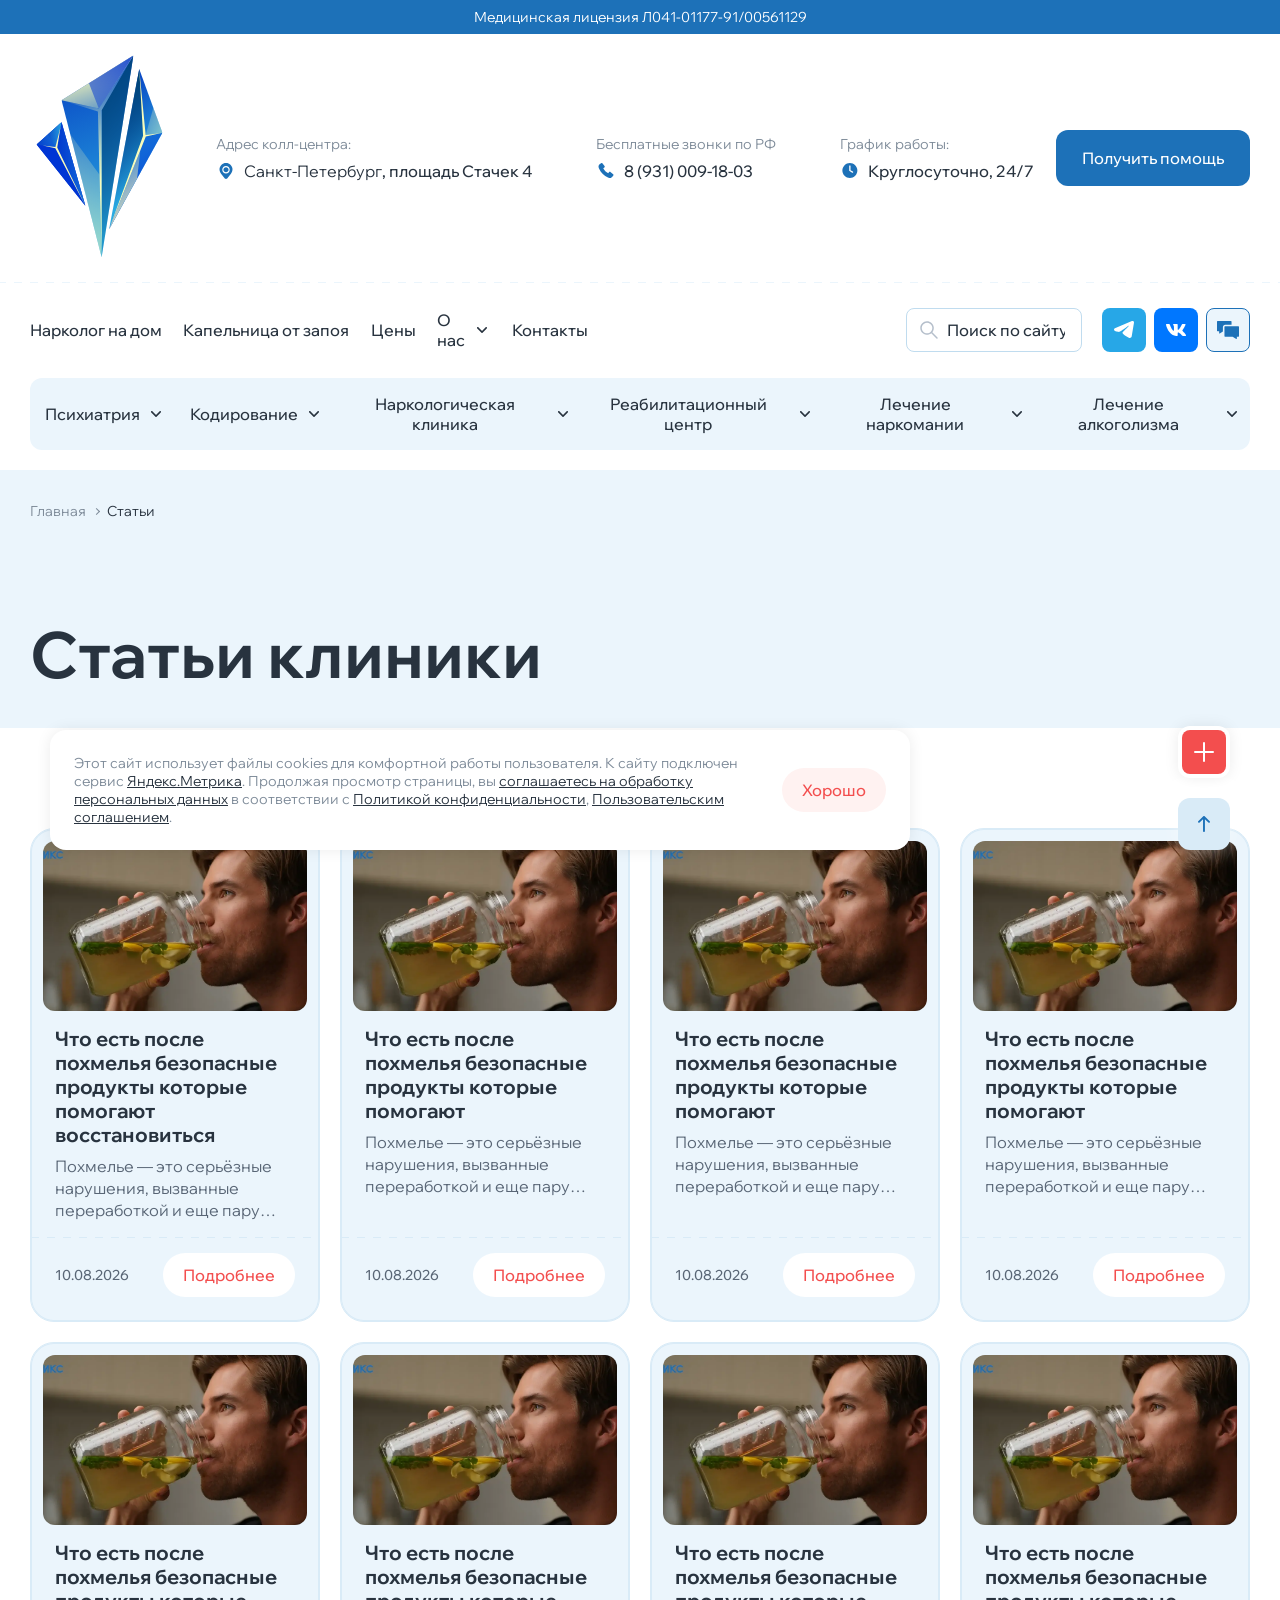
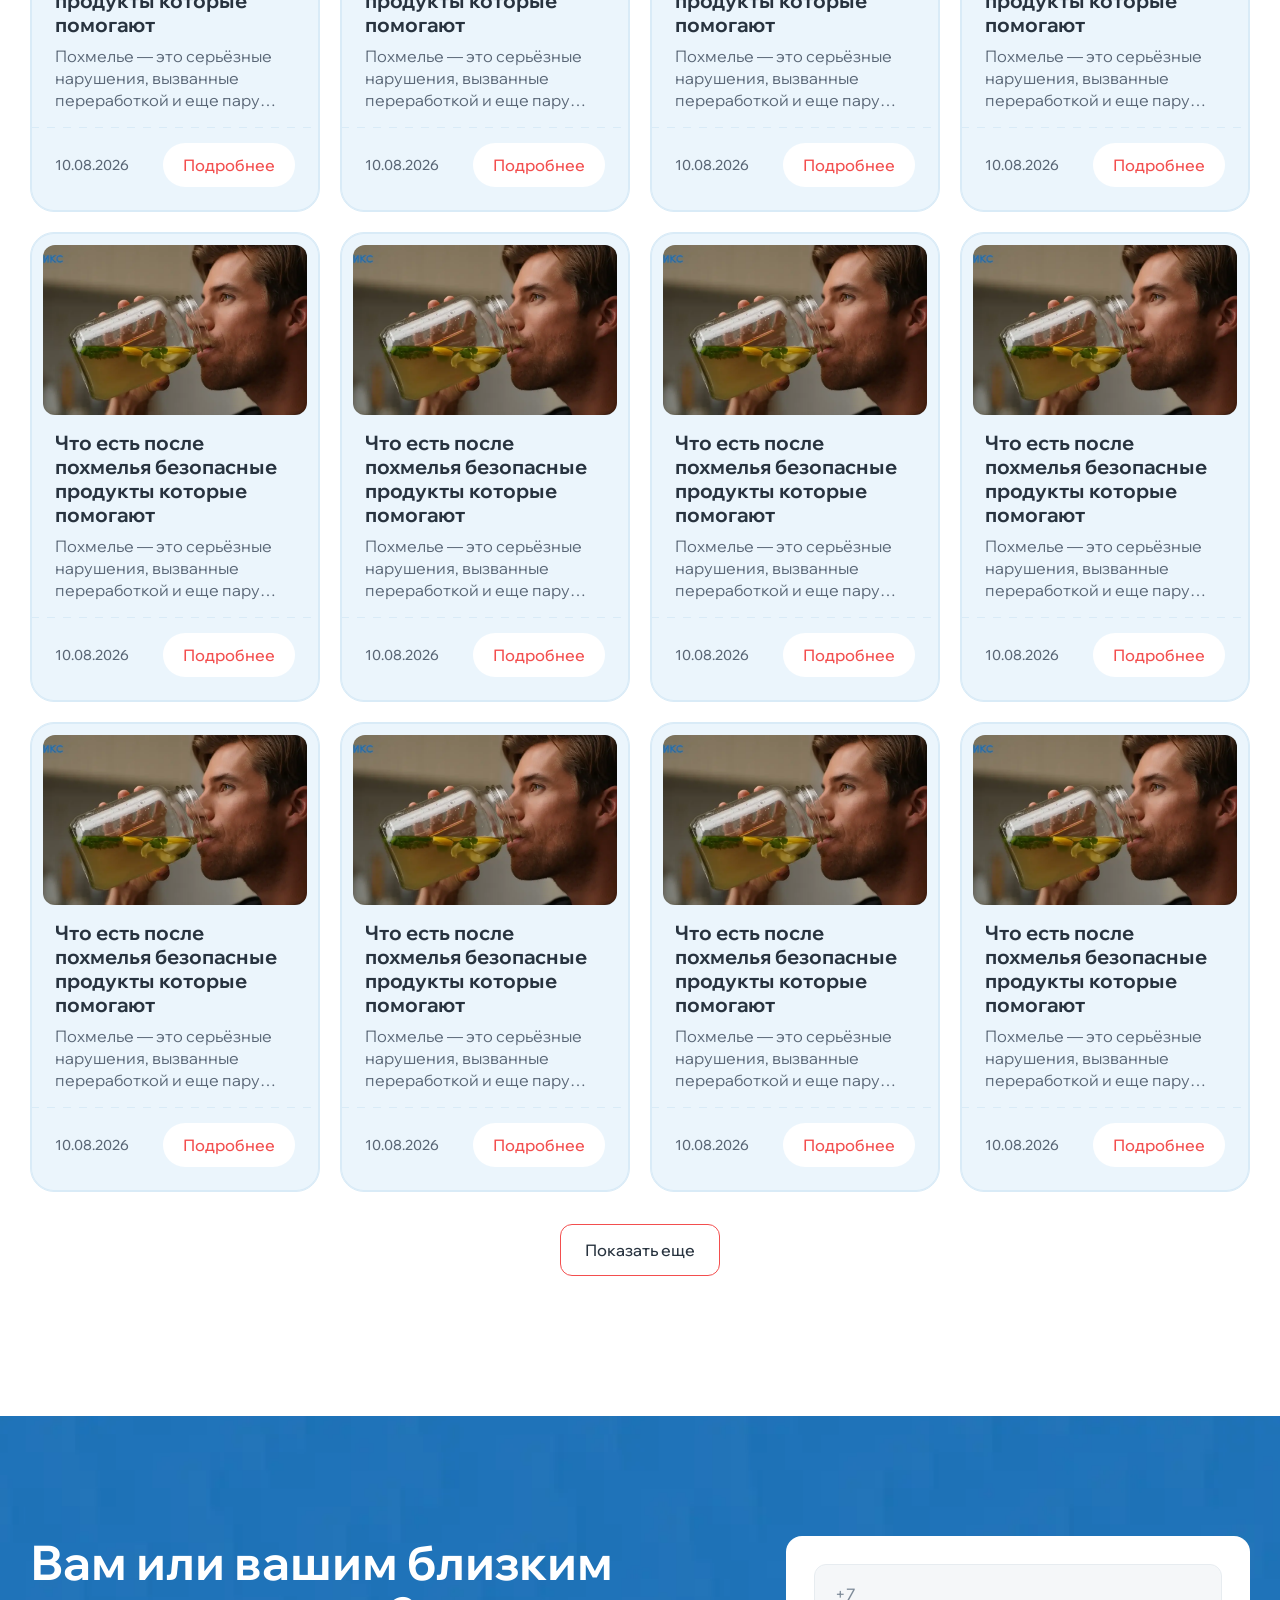
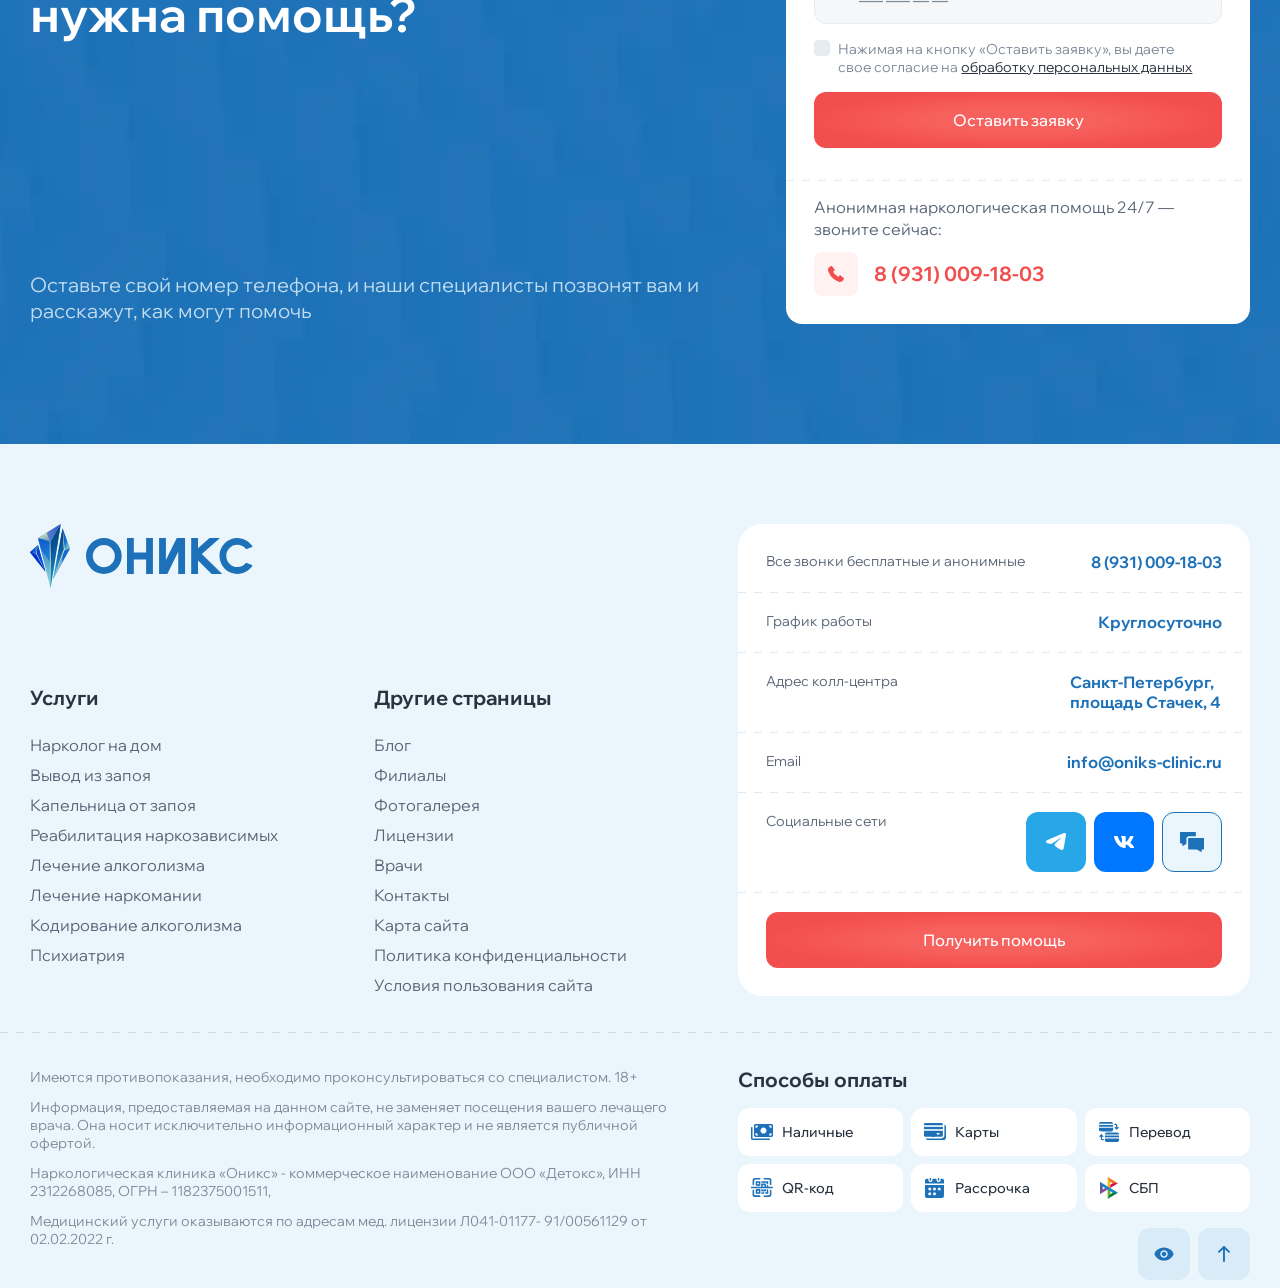
<file: articles.html>
<!doctype html>
<html lang="ru">
	<head>
		<meta http-equiv="Content-Type" content="text/html; charset=utf-8" />
		<link rel="stylesheet" href="assets/css/build/build/swiper.css">
		<link rel="stylesheet" href="assets/css/build/build/fancybox.min.css">
		<link rel="stylesheet" href="assets/css/styles.css">
		
		
		<title>Name</title>
		<meta name='keywords' content='' />
		<meta name='description' content='' />
		<meta name="viewport" content="width=device-width, initial-scale=1, maximum-scale=1, user-scalable=0" />
		<meta http-equiv="X-UA-Compatible" content="IE=edge">
		<script src="assets/js/build/swiper-bundle.min.js" defer></script> 
		<script src="assets/js/build/fancybox.min.js" defer></script>
		<script src="assets/js/main.js" defer></script>
		<script src="assets/js/swipers.js" defer></script>
		<script src="assets/js/request.js" defer></script>
		<script src="assets/js/sourcebuster.min.js" defer></script>
		<script> </script>
	</head>
	<body>
		<div class="page">
			<header class="header">
				<div class="header__frame">
					<div class="header__license">Медицинская лицензия Л041-01177-91/00561129</div>
			
					<div class="container header__layout">
						<a class="header__brand" href="/">
							<picture>
								<source media="(max-width: 1023px)" srcset="assets/img/logo-mobile.svg" type="image/svg+xml" />
								<img src="assets/img/logo.svg" alt="Оникс" width="147" height="44" />
							</picture>
						</a>
			
						<div class="header__mobilebar">
							<a class="header__mobilecall" href="tel:+79310091803">
								<img src="assets/img/icons/phone-mobile.svg" alt="" />
								<span>
									<strong>8 (931) 009-18-03</strong>
									<span class="header__mobilehours">Круглосуточно, 24/7</span>
								</span>
							</a>
							<a class="header__network network tg" href="/telegram/">
								<img src="assets/img/icons/telegram.svg" alt="Telegram" />
							</a>
							<button class="header__burger" type="button" title="Открыть меню">
								<img src="assets/img/icons/burger.svg" alt="" />
								<img src="assets/img/icons/close.svg" alt="" />
							</button>
						</div>
			
						<button class="header__help primary-btn popup-btn" data-path="popup-change">Получить помощь</button>
			
						<nav class="header__nav">
							<form class="header__search popup-btn" data-path="popup-search">
								<input type="search" placeholder="Поиск по сайту" required />
								<button>
									<picture>
										<source media="(max-width: 1023px)" srcset="assets/img/icons/search-mobile.svg" type="image/svg+xml" />
										<img src="assets/img/icons/search.svg" alt="Найти" width="20" height="20" />
									</picture>
								</button>
							</form>
			
							<button class="header__urgent secondary-btn popup-btn" data-path="popup-change">Срочный вызов врача</button>
			
							<ul class="header__primary">
								<li class="header__item">
									<a class="header__navlink" href="/narkolog-na-dom/">Нарколог на дом</a>
								</li>
								<li class="header__item">
									<a class="header__navlink" href="/kapelnica-ot-zapoya/">Капельница от запоя</a>
								</li>
								<li class="header__item header__item--first">
									<a class="header__navlink" href="/ceny/">Цены</a>
								</li>
								<li class="header__item header__item--about">
									<div class="header__entry">
										<a class="header__navlink" href="/o-nas/">О нас</a>
										<button class="header__toggle" type="button" title="Раскрыть подменю «О нас»"></button>
									</div>
									<div class="header__dropdown" inert>
										<ul class="header__sublinks">
											<li><a href="/vrachi/">Врачи</a></li>
											<li><a href="/licenzii/">Лицензии</a></li>
											<li><a href="/ceny/">Цены</a></li>
											<li><a href="/blog/">Блог</a></li>
											<li><a href="/fotogalereya/">Фотогалерея</a></li>
										</ul>
									</div>
								</li>
								<li class="header__item header__item--first">
									<a class="header__navlink" href="/kontakty/">Контакты</a>
								</li>
							</ul>
			
							<ul class="header__services">
								<li class="header__item header__item--service">
									<div class="header__entry">
										<a class="header__navlink" href="/psihiatriya/">Психиатрия</a>
										<button class="header__toggle" type="button" title="Раскрыть подменю «Психиатрия»"></button>
									</div>
									<div class="header__dropdown" inert>
										<ul class="header__sublinks">
											<li><a href="/psihiatriya/">Психиатрия</a></li>
											<li><a href="/psihiatriya/konsultaciya/">Консультация психиатра</a></li>
										</ul>
									</div>
								</li>
								<li class="header__item header__item--service">
									<div class="header__entry">
										<a class="header__navlink" href="/kodirovanie/">Кодирование</a>
										<button class="header__toggle" type="button" title="Раскрыть подменю «Кодирование»"></button>
									</div>
									<div class="header__dropdown" inert>
										<ul class="header__sublinks">
											<li><a href="/kodirovanie/na-domu/">Кодирование на дому</a></li>
											<li><a href="/kodirovanie/metod-dovzhenko/">Метод Довженко</a></li>
											<li><a href="/kodirovanie/torpedo/">Препаратом «Торпедо»</a></li>
											<li><a href="/kodirovanie/esperal/">Препаратом «Эспераль»</a></li>
											<li><a href="/kodirovanie/dvojnoj-blok/">Двойной блок</a></li>
											<li><a href="/kodirovanie/gipnoz/">Гипноз</a></li>
											<li><a href="/kodirovanie/vshivanie-ampuly/">Вшивание ампулы</a></li>
											<li><a href="/kodirovanie/ukolom/">Кодирование уколом</a></li>
											<li><a href="/kodirovanie/igloukalyvaniem/">Кодирование иглоукалыванием</a></li>
											<li><a href="/kodirovanie/disulfiram/">Препаратом «Дисульфирам»</a></li>
											<li><a href="/kodirovanie/algominal/">Препаратом «Алгоминал»</a></li>
											<li><a href="/kodirovanie/raskodirovanie/">Раскодирование</a></li>
										</ul>
									</div>
								</li>
								<li class="header__item header__item--service">
									<div class="header__entry">
										<a class="header__navlink" href="/narkologicheskaya-klinika/">Наркологическая клиника</a>
										<button class="header__toggle" type="button" title="Раскрыть подменю «Наркологическая клиника»"></button>
									</div>
									<div class="header__dropdown" inert>
										<ul class="header__sublinks">
											<li><a href="/narkologicheskaya-klinika/">Наркологическая клиника</a></li>
											<li><a href="/narkolog-na-dom/">Нарколог на дом</a></li>
										</ul>
									</div>
								</li>
								<li class="header__item header__item--service">
									<div class="header__entry">
										<a class="header__navlink" href="/reabilitacionnyj-centr/">Реабилитационный центр</a>
										<button class="header__toggle" type="button" title="Раскрыть подменю «Реабилитационный центр»"></button>
									</div>
									<div class="header__dropdown" inert>
										<ul class="header__sublinks">
											<li><a href="/reabilitacionnyj-centr/">Реабилитационный центр</a></li>
										</ul>
									</div>
								</li>
								<li class="header__item header__item--service">
									<div class="header__entry">
										<a class="header__navlink" href="/lechenie-narkomanii/">Лечение наркомании</a>
										<button class="header__toggle" type="button" title="Раскрыть подменю «Лечение наркомании»"></button>
									</div>
									<div class="header__dropdown" inert>
										<ul class="header__sublinks">
											<li><a href="/lechenie-narkomanii/">Лечение наркомании</a></li>
										</ul>
									</div>
								</li>
								<li class="header__item header__item--service">
									<div class="header__entry">
										<a class="header__navlink" href="/lechenie-alkogolizma/">Лечение алкоголизма</a>
										<button class="header__toggle" type="button" title="Раскрыть подменю «Лечение алкоголизма»"></button>
									</div>
									<div class="header__dropdown" inert>
										<ul class="header__sublinks">
											<li><a href="/lechenie-alkogolizma/">Лечение алкоголизма</a></li>
											<li><a href="/kapelnica-ot-zapoya/">Капельница от запоя</a></li>
										</ul>
									</div>
								</li>
							</ul>
			
							<div class="header__contacts">
								<div class="header__info">
									<div class="header__contact header__contact--address">
										<div class="header__caption">Адрес колл-центра:</div>
										<div class="header__value">
											<img src="assets/img/icons/location.svg" alt="" />
											<span><button class="popup-btn" data-path="popup-city">Санкт-Петербург</button>, площадь Стачек 4</span>
										</div>
									</div>
			
									<div class="header__contact header__contact--phone">
										<div class="header__caption">
											<span class="header__desktoptext">Бесплатные звонки по РФ</span>
											<span class="header__mobiletext">Все звонки бесплатные и анонимные</span>
										</div>
										<a class="header__value" href="tel:+79310091803">
											<img src="assets/img/icons/phone.svg" alt="" />
											8 (931) 009-18-03
										</a>
									</div>
			
									<div class="header__contact header__contact--hours">
										<div class="header__caption">График работы:</div>
										<div class="header__value">
											<img src="assets/img/icons/clock.svg" alt="" />
											<span>Круглосуточно<span class="header__desktoptext">, 24/7</span></span>
										</div>
									</div>
								</div>
			
								<div class="header__social">
									<div class="header__caption header__mobiletext">Социальные сети</div>
									<div class="networks">
										<a class="header__network network tg" href="#">
											<img src="assets/img/icons/telegram.svg" alt="Telegram" />
										</a>
										<a class="header__network network vk" href="#">
											<img src="assets/img/icons/vk.svg" alt="ВКонтакте" />
										</a>
										<a class="header__network network" href="/chat/">
											<svg width="22" height="18" viewBox="0 0 22 18" fill="none" xmlns="http://www.w3.org/2000/svg">
												<path
													d="M5.89733 5.98546V10.5884L2.73558 12.5127C2.42335 12.7019 2.16878 12.5648 2.16878 12.2068V10.3031H0.668073C0.491004 10.3027 0.321292 10.234 0.196084 10.1119C0.070877 9.98975 0.000371606 9.82432 0 9.6516V0.651487C0.000371606 0.478813 0.070877 0.313316 0.196084 0.191216C0.321292 0.0691175 0.491004 0.000362381 0.668073 0H13.8748C14.0519 0.000362381 14.2216 0.0691175 14.3468 0.191216C14.472 0.313316 14.5425 0.478813 14.5429 0.651487V3.81292H8.12518C7.53442 3.81328 6.96798 4.04228 6.55026 4.44964C6.13254 4.85699 5.8977 5.40938 5.89733 5.98546ZM22 5.98546V14.987C21.9997 15.1596 21.9291 15.3251 21.8039 15.4472C21.6787 15.5693 21.509 15.6381 21.332 15.6385H19.8565V17.608C19.8565 17.966 19.6034 18.1045 19.2898 17.9152L15.6259 15.685C15.6025 15.6707 15.58 15.6552 15.5584 15.6385H8.12518C7.94811 15.6381 7.7784 15.5693 7.65319 15.4472C7.52798 15.3251 7.45748 15.1596 7.4571 14.987V5.98546C7.45785 5.8129 7.52847 5.64761 7.6536 5.52558C7.77873 5.40356 7.94822 5.33469 8.12518 5.33396H21.332C21.509 5.33433 21.6787 5.40308 21.8039 5.52518C21.9291 5.64729 21.9997 5.81278 22 5.98546Z"
													fill="#1D71B8"
												/>
											</svg>
										</a>
									</div>
								</div>
							</div>
						</nav>
					</div>
			
					<div class="header__backdrop"></div>
				</div>
			</header>
			<main class="main"><section class="page-top">
    <div class="container">
        <ul class="breadcrumbs">
            <li><a href="#">Главная</a></li>
            <li>Статьи</li>
        </ul>

        <h1 class="title-h1">Статьи клиники</h1>
    </div>
</section>


<section class="articles blog section-offset show-more-js">
    <div class="container">
        <div class="grid-4 blog__list">
            <div class="articles__card 	show-more-item-js">
                <picture class="articles__image">
                    <source srcset="assets/img/articles/hangover.webp" type="image/webp">
                    <img src="assets/img/articles/hangover.jpg" loading="lazy" alt="Мужчина пьёт напиток с лимоном">
                </picture>
                <div class="articles__copy">
                    <div class="articles__name">Что есть после похмелья безопасные продукты которые помогают восстановиться</div>
                    <p class="articles__text">Похмелье — это серьёзные нарушения, вызванные переработкой и еще пару слов для строки</p>
                </div>
                <div class="articles__footer">
                    <span class="articles__date">10.08.2026</span>
                    <a class="articles__link" href="#">Подробнее</a>
                </div>
            </div>

            <div class="articles__card 	show-more-item-js">
                <picture class="articles__image">
                    <source srcset="assets/img/articles/hangover.webp" type="image/webp">
                    <img src="assets/img/articles/hangover.jpg" loading="lazy" alt="Мужчина пьёт напиток с лимоном">
                </picture>
                <div class="articles__copy">
                    <div class="articles__name">Что есть после похмелья безопасные продукты которые помогают</div>
                    <p class="articles__text">Похмелье — это серьёзные нарушения, вызванные переработкой и еще пару слов для строки</p>
                </div>
                <div class="articles__footer">
                    <span class="articles__date">10.08.2026</span>
                    <a class="articles__link" href="#">Подробнее</a>
                </div>
            </div>

            <div class="articles__card 	show-more-item-js">
                <picture class="articles__image">
                    <source srcset="assets/img/articles/hangover.webp" type="image/webp">
                    <img src="assets/img/articles/hangover.jpg" loading="lazy" alt="Мужчина пьёт напиток с лимоном">
                </picture>
                <div class="articles__copy">
                    <div class="articles__name">Что есть после похмелья безопасные продукты которые помогают</div>
                    <p class="articles__text">Похмелье — это серьёзные нарушения, вызванные переработкой и еще пару слов для строки</p>
                </div>
                <div class="articles__footer">
                    <span class="articles__date">10.08.2026</span>
                    <a class="articles__link" href="#">Подробнее</a>
                </div>
            </div>

            <div class="articles__card 	show-more-item-js">
                <picture class="articles__image">
                    <source srcset="assets/img/articles/hangover.webp" type="image/webp">
                    <img src="assets/img/articles/hangover.jpg" loading="lazy" alt="Мужчина пьёт напиток с лимоном">
                </picture>
                <div class="articles__copy">
                    <div class="articles__name">Что есть после похмелья безопасные продукты которые помогают</div>
                    <p class="articles__text">Похмелье — это серьёзные нарушения, вызванные переработкой и еще пару слов для строки</p>
                </div>
                <div class="articles__footer">
                    <span class="articles__date">10.08.2026</span>
                    <a class="articles__link" href="#">Подробнее</a>
                </div>
            </div>

            <div class="articles__card 	show-more-item-js">
                <picture class="articles__image">
                    <source srcset="assets/img/articles/hangover.webp" type="image/webp">
                    <img src="assets/img/articles/hangover.jpg" loading="lazy" alt="Мужчина пьёт напиток с лимоном">
                </picture>
                <div class="articles__copy">
                    <div class="articles__name">Что есть после похмелья безопасные продукты которые помогают</div>
                    <p class="articles__text">Похмелье — это серьёзные нарушения, вызванные переработкой и еще пару слов для строки</p>
                </div>
                <div class="articles__footer">
                    <span class="articles__date">10.08.2026</span>
                    <a class="articles__link" href="#">Подробнее</a>
                </div>
            </div>

            <div class="articles__card 	show-more-item-js">
                <picture class="articles__image">
                    <source srcset="assets/img/articles/hangover.webp" type="image/webp">
                    <img src="assets/img/articles/hangover.jpg" loading="lazy" alt="Мужчина пьёт напиток с лимоном">
                </picture>
                <div class="articles__copy">
                    <div class="articles__name">Что есть после похмелья безопасные продукты которые помогают</div>
                    <p class="articles__text">Похмелье — это серьёзные нарушения, вызванные переработкой и еще пару слов для строки</p>
                </div>
                <div class="articles__footer">
                    <span class="articles__date">10.08.2026</span>
                    <a class="articles__link" href="#">Подробнее</a>
                </div>
            </div>

            <div class="articles__card 	show-more-item-js">
                <picture class="articles__image">
                    <source srcset="assets/img/articles/hangover.webp" type="image/webp">
                    <img src="assets/img/articles/hangover.jpg" loading="lazy" alt="Мужчина пьёт напиток с лимоном">
                </picture>
                <div class="articles__copy">
                    <div class="articles__name">Что есть после похмелья безопасные продукты которые помогают</div>
                    <p class="articles__text">Похмелье — это серьёзные нарушения, вызванные переработкой и еще пару слов для строки</p>
                </div>
                <div class="articles__footer">
                    <span class="articles__date">10.08.2026</span>
                    <a class="articles__link" href="#">Подробнее</a>
                </div>
            </div>

            <div class="articles__card 	show-more-item-js">
                <picture class="articles__image">
                    <source srcset="assets/img/articles/hangover.webp" type="image/webp">
                    <img src="assets/img/articles/hangover.jpg" loading="lazy" alt="Мужчина пьёт напиток с лимоном">
                </picture>
                <div class="articles__copy">
                    <div class="articles__name">Что есть после похмелья безопасные продукты которые помогают</div>
                    <p class="articles__text">Похмелье — это серьёзные нарушения, вызванные переработкой и еще пару слов для строки</p>
                </div>
                <div class="articles__footer">
                    <span class="articles__date">10.08.2026</span>
                    <a class="articles__link" href="#">Подробнее</a>
                </div>
            </div>

            <div class="articles__card 	show-more-item-js">
                <picture class="articles__image">
                    <source srcset="assets/img/articles/hangover.webp" type="image/webp">
                    <img src="assets/img/articles/hangover.jpg" loading="lazy" alt="Мужчина пьёт напиток с лимоном">
                </picture>
                <div class="articles__copy">
                    <div class="articles__name">Что есть после похмелья безопасные продукты которые помогают</div>
                    <p class="articles__text">Похмелье — это серьёзные нарушения, вызванные переработкой и еще пару слов для строки</p>
                </div>
                <div class="articles__footer">
                    <span class="articles__date">10.08.2026</span>
                    <a class="articles__link" href="#">Подробнее</a>
                </div>
            </div>

            <div class="articles__card 	show-more-item-js">
                <picture class="articles__image">
                    <source srcset="assets/img/articles/hangover.webp" type="image/webp">
                    <img src="assets/img/articles/hangover.jpg" loading="lazy" alt="Мужчина пьёт напиток с лимоном">
                </picture>
                <div class="articles__copy">
                    <div class="articles__name">Что есть после похмелья безопасные продукты которые помогают</div>
                    <p class="articles__text">Похмелье — это серьёзные нарушения, вызванные переработкой и еще пару слов для строки</p>
                </div>
                <div class="articles__footer">
                    <span class="articles__date">10.08.2026</span>
                    <a class="articles__link" href="#">Подробнее</a>
                </div>
            </div>

            <div class="articles__card 	show-more-item-js">
                <picture class="articles__image">
                    <source srcset="assets/img/articles/hangover.webp" type="image/webp">
                    <img src="assets/img/articles/hangover.jpg" loading="lazy" alt="Мужчина пьёт напиток с лимоном">
                </picture>
                <div class="articles__copy">
                    <div class="articles__name">Что есть после похмелья безопасные продукты которые помогают</div>
                    <p class="articles__text">Похмелье — это серьёзные нарушения, вызванные переработкой и еще пару слов для строки</p>
                </div>
                <div class="articles__footer">
                    <span class="articles__date">10.08.2026</span>
                    <a class="articles__link" href="#">Подробнее</a>
                </div>
            </div>

            <div class="articles__card 	show-more-item-js">
                <picture class="articles__image">
                    <source srcset="assets/img/articles/hangover.webp" type="image/webp">
                    <img src="assets/img/articles/hangover.jpg" loading="lazy" alt="Мужчина пьёт напиток с лимоном">
                </picture>
                <div class="articles__copy">
                    <div class="articles__name">Что есть после похмелья безопасные продукты которые помогают</div>
                    <p class="articles__text">Похмелье — это серьёзные нарушения, вызванные переработкой и еще пару слов для строки</p>
                </div>
                <div class="articles__footer">
                    <span class="articles__date">10.08.2026</span>
                    <a class="articles__link" href="#">Подробнее</a>
                </div>
            </div>

            <div class="articles__card 	show-more-item-js">
                <picture class="articles__image">
                    <source srcset="assets/img/articles/hangover.webp" type="image/webp">
                    <img src="assets/img/articles/hangover.jpg" loading="lazy" alt="Мужчина пьёт напиток с лимоном">
                </picture>
                <div class="articles__copy">
                    <div class="articles__name">Что есть после похмелья безопасные продукты которые помогают</div>
                    <p class="articles__text">Похмелье — это серьёзные нарушения, вызванные переработкой и еще пару слов для строки</p>
                </div>
                <div class="articles__footer">
                    <span class="articles__date">10.08.2026</span>
                    <a class="articles__link" href="#">Подробнее</a>
                </div>
            </div>

            <div class="articles__card 	show-more-item-js">
                <picture class="articles__image">
                    <source srcset="assets/img/articles/hangover.webp" type="image/webp">
                    <img src="assets/img/articles/hangover.jpg" loading="lazy" alt="Мужчина пьёт напиток с лимоном">
                </picture>
                <div class="articles__copy">
                    <div class="articles__name">Что есть после похмелья безопасные продукты которые помогают</div>
                    <p class="articles__text">Похмелье — это серьёзные нарушения, вызванные переработкой и еще пару слов для строки</p>
                </div>
                <div class="articles__footer">
                    <span class="articles__date">10.08.2026</span>
                    <a class="articles__link" href="#">Подробнее</a>
                </div>
            </div>

            <div class="articles__card 	show-more-item-js">
                <picture class="articles__image">
                    <source srcset="assets/img/articles/hangover.webp" type="image/webp">
                    <img src="assets/img/articles/hangover.jpg" loading="lazy" alt="Мужчина пьёт напиток с лимоном">
                </picture>
                <div class="articles__copy">
                    <div class="articles__name">Что есть после похмелья безопасные продукты которые помогают</div>
                    <p class="articles__text">Похмелье — это серьёзные нарушения, вызванные переработкой и еще пару слов для строки</p>
                </div>
                <div class="articles__footer">
                    <span class="articles__date">10.08.2026</span>
                    <a class="articles__link" href="#">Подробнее</a>
                </div>
            </div>

            <div class="articles__card 	show-more-item-js">
                <picture class="articles__image">
                    <source srcset="assets/img/articles/hangover.webp" type="image/webp">
                    <img src="assets/img/articles/hangover.jpg" loading="lazy" alt="Мужчина пьёт напиток с лимоном">
                </picture>
                <div class="articles__copy">
                    <div class="articles__name">Что есть после похмелья безопасные продукты которые помогают</div>
                    <p class="articles__text">Похмелье — это серьёзные нарушения, вызванные переработкой и еще пару слов для строки</p>
                </div>
                <div class="articles__footer">
                    <span class="articles__date">10.08.2026</span>
                    <a class="articles__link" href="#">Подробнее</a>
                </div>
            </div>

            <div class="articles__card 	show-more-item-js">
                <picture class="articles__image">
                    <source srcset="assets/img/articles/hangover.webp" type="image/webp">
                    <img src="assets/img/articles/hangover.jpg" loading="lazy" alt="Мужчина пьёт напиток с лимоном">
                </picture>
                <div class="articles__copy">
                    <div class="articles__name">Что есть после похмелья безопасные продукты которые помогают</div>
                    <p class="articles__text">Похмелье — это серьёзные нарушения, вызванные переработкой и еще пару слов для строки</p>
                </div>
                <div class="articles__footer">
                    <span class="articles__date">10.08.2026</span>
                    <a class="articles__link" href="#">Подробнее</a>
                </div>
            </div>
        </div>

        <div class="articles__bottom show-more-controls-js">
            <button class="border-btn articles__all show-more-btn-js" type="button">Показать еще</button>
        </div>
    </div>
</section>


<section class="consultation section-padding dark">
    <div class="container consultation__layout">
        <div class="consultation__intro">
            <div class="title-h2 consultation__title">Вам или вашим близким нужна помощь?</div>
            <p class="consultation__text">Оставьте свой номер телефона, и наши специалисты позвонят вам и расскажут, как могут помочь</p>
        </div>

        <div class="consultation__card">
            <form class="consultation__form">
                <input name='catalogue' type='hidden' value='<?= $current_catalogue["Catalogue_ID"] ?>' />
                <input name="bitrixID" type="hidden" value='<?= $current_catalogue["BitrixID"] ?>'>
                <input name='city' type='hidden' value='<?= $current_catalogue["Catalogue_Name"] ?>' />
                <input name='type' type='hidden' value='request' />
                <input name='cc' type='hidden' value='2' />
                <input name='sub' type='hidden' value='8' />
                <input name='mes' type='hidden' value='22' />
                <input name="urlMessage" type="hidden" value="">
                <input name="title_url_message" type="hidden" value="">                <input type="tel" name="params[phone][]" placeholder="+7 ___ ___ __ __" required>

                <div class="politic consultation__consent">
                    <input type="checkbox" name="consent" id="consultation-consent" value="1" required>
                    <span><label for="consultation-consent">Нажимая на кнопку «Оставить заявку», вы даете свое согласие на</label> <a href="#">обработку персональных данных</a></span>
                </div>

                <button class="secondary-btn consultation__submit" type="submit">Оставить заявку</button>
            </form>

            <div class="consultation__contact">
                <p>Анонимная наркологическая помощь 24/7 — звоните сейчас:</p>
                <a class="consultation__phone" href="tel:+79310091803">
                    <img src="assets/img/icons/phone-red.svg" alt="">
                    <span>8 (931) 009-18-03</span>
                </a>
            </div>
        </div>
    </div>
</section>

</main>
			<footer class="footer">
    <div class="container footer__top">
        <a class="footer__logo" href="#">
            <picture class=''>
                <source srcset='assets/img/logo.svg' type='image/svg+xml'>
                <img src='assets/img/logo.png' decoding='async' loading='lazy' alt='Оникс'>
            </picture>
        </a>

        <div class="footer__contacts">
            <div class="footer__contact">
                <span class="footer__label">Все звонки бесплатные и анонимные</span>
                <a class="footer__value" href="tel:+79310091803">8 (931) 009-18-03</a>
            </div>
            <div class="footer__contact">
                <span class="footer__label">График работы</span>
                <span class="footer__value">Круглосуточно</span>
            </div>
            <div class="footer__contact">
                <span class="footer__label">Адрес колл-центра</span>
                <address class="footer__value footer__address">Санкт-Петербург, площадь Стачек, 4</address>
            </div>
            <div class="footer__contact">
                <span class="footer__label">Email</span>
                <a class="footer__value" href="#">info@oniks-clinic.ru</a>
            </div>
            <div class="footer__contact">
                <span class="footer__label">Социальные сети</span>
                <div class="networks footer__networks">
                    <a class="network tg footer__network" href="#">
                        <img src="assets/img/icons/telegram.svg" alt="Telegram">
                    </a>
                    <a class="network vk footer__network" href="#">
                        <img src="assets/img/icons/vk.svg" alt="ВКонтакте">
                    </a>
                    <a class="network footer__network" href="#">
                        <svg width="24" height="20" viewBox="0 0 24 20" fill="none" xmlns="http://www.w3.org/2000/svg">
                            <path d="M6.43345 6.65051V11.7649L2.98427 13.903C2.64366 14.1133 2.36594 13.9609 2.36594 13.5631V11.4479H0.728807C0.53564 11.4475 0.350501 11.3711 0.21391 11.2355C0.0773203 11.0997 0.000405389 10.9159 0 10.724V0.723875C0.000405389 0.532015 0.0773203 0.348129 0.21391 0.212463C0.350501 0.0767973 0.53564 0.000402645 0.728807 0H15.1362C15.3294 0.000402645 15.5145 0.0767973 15.651 0.212463C15.7877 0.348129 15.8646 0.532015 15.865 0.723875V4.23657H8.86383C8.21937 4.23698 7.60144 4.49143 7.14574 4.94405C6.69005 5.39665 6.43386 6.01042 6.43345 6.65051ZM24 6.65051V16.6522C23.9996 16.844 23.9226 17.0279 23.7861 17.1635C23.6495 17.2993 23.4643 17.3756 23.2712 17.3761H21.6617V19.5645C21.6617 19.9622 21.3855 20.1161 21.0434 19.9058L17.0465 17.4278C17.0209 17.4119 16.9963 17.3946 16.9728 17.3761H8.86383C8.67066 17.3756 8.48552 17.2993 8.34893 17.1635C8.21234 17.0279 8.13543 16.844 8.13502 16.6522V6.65051C8.13583 6.45877 8.21287 6.27512 8.34938 6.13954C8.48588 6.00395 8.67078 5.92744 8.86383 5.92663H23.2712C23.4643 5.92704 23.6495 6.00343 23.7861 6.13909C23.9226 6.27476 23.9996 6.45865 24 6.65051Z" fill="#1D71B8" />
                        </svg>
                    </a>
                </div>
            </div>
            <div class="footer__contact">
                <button class="secondary-btn footer__request popup-btn" type="button" data-path="popup-change">Получить помощь</button>
            </div>
        </div>

        <nav class="footer__nav">
            <div>
                <div class="footer__title">Услуги</div>
                <ul class="footer__links">
                    <li><a href="#">Нарколог на дом</a></li>
                    <li><a href="#">Вывод из запоя</a></li>
                    <li><a href="#">Капельница от запоя</a></li>
                    <li><a href="#">Реабилитация наркозависимых</a></li>
                    <li><a href="#">Лечение алкоголизма</a></li>
                    <li><a href="#">Лечение наркомании</a></li>
                    <li><a href="#">Кодирование алкоголизма</a></li>
                    <li><a href="#">Психиатрия</a></li>
                </ul>
            </div>
            <div>
                <div class="footer__title">Другие страницы</div>
                <ul class="footer__links">
                    <li><a href="#">Блог</a></li>
                    <li><a href="#">Филиалы</a></li>
                    <li><a href="#">Фотогалерея</a></li>
                    <li><a href="#">Лицензии</a></li>
                    <li><a href="#">Врачи</a></li>
                    <li><a href="#">Контакты</a></li>
                    <li><a href="#">Карта сайта</a></li>
                    <li><a href="#">Политика конфиденциальности</a></li>
                    <li><a href="#">Условия пользования сайта</a></li>
                </ul>
            </div>
        </nav>
    </div>

    <div class="footer__details">
        <div class="container footer__info">
            <div class="footer__payments">
                <div class="footer__title">Способы оплаты</div>
                <ul class="footer__methods">
                    <li>
                        <img src="assets/img/icons/footer-cash.svg" alt="">
                        <span>Наличные</span>
                    </li>
                    <li>
                        <img src="assets/img/icons/footer-card.svg" alt="">
                        <span>Карты</span>
                    </li>
                    <li>
                        <img src="assets/img/icons/footer-transfer.svg" alt="">
                        <span>Перевод</span>
                    </li>
                    <li>
                        <img src="assets/img/icons/footer-qr.svg" alt="">
                        <span>QR-код</span>
                    </li>
                    <li>
                        <img src="assets/img/icons/footer-installment.svg" alt="">
                        <span>Рассрочка</span>
                    </li>
                    <li>
                        <img class="footer__sbp" src="assets/img/icons/footer-sbp.png" alt="">
                        <span>СБП</span>
                    </li>
                </ul>
            </div>

            <div class="footer__legal">
                <p>Имеются противопоказания, необходимо проконсультироваться со специалистом. 18+</p>
                <p>Информация, предоставляемая на данном сайте, не заменяет посещения вашего лечащего врача. Она носит исключительно информационный характер и не является публичной офертой.</p>
                <p>Наркологическая клиника «Оникс» - коммерческое наименование ООО «Детокс», ИНН 2312268085, ОГРН – 1182375001511,</p>
                <p>Медицинский услуги оказываются по адресам мед. лицензии Л041-01177- 91/00561129 от 02.02.2022 г.</p>
            </div>

            <div class="footer__tools">
                <button class="footer__tool" id="specialButton">
                    <img src="assets/img/icons/eye.svg" alt="Версия для слабовидящих">
                </button>
                <button class="footer__tool footer__up scroll-top">
                    <img src="assets/img/icons/up.svg" alt="Наверх">
                </button>
            </div>
        </div>
    </div>

    <div class="container footer__cities">
        <a class="footer__city footer__city--prev" href="#">
            <svg width="32" height="32" viewBox="0 0 32 32" fill="none" xmlns="http://www.w3.org/2000/svg">
                <rect width="32" height="32" rx="16" transform="matrix(-1 0 0 1 32 0)" fill="#FFF2F1" />
                <path d="M14.9674 13.0621C15.0795 12.9424 15.1405 12.7841 15.1376 12.6204C15.1347 12.4568 15.0681 12.3007 14.9518 12.185C14.8355 12.0693 14.6787 12.003 14.5142 12.0001C14.3498 11.9972 14.1907 12.0579 14.0704 12.1695L10.6856 15.5379C10.5668 15.6564 10.5 15.8169 10.5 15.9842C10.5 16.1516 10.5668 16.3121 10.6856 16.4306L14.0704 19.799C14.1285 19.861 14.1986 19.9108 14.2764 19.9453C14.3543 19.9798 14.4383 19.9984 14.5235 19.9999C14.6087 20.0014 14.6934 19.9858 14.7724 19.954C14.8514 19.9223 14.9232 19.875 14.9835 19.815C15.0437 19.755 15.0912 19.6836 15.1232 19.605C15.1551 19.5263 15.1708 19.4421 15.1693 19.3573C15.1678 19.2725 15.1491 19.1888 15.1144 19.1114C15.0797 19.0339 15.0297 18.9642 14.9674 18.9064L12.6657 16.6158H20.8654C21.0337 16.6158 21.1951 16.5493 21.3141 16.4308C21.4331 16.3124 21.5 16.1518 21.5 15.9842C21.5 15.8167 21.4331 15.6561 21.3141 15.5377C21.1951 15.4192 21.0337 15.3527 20.8654 15.3527H12.6657L14.9674 13.0621Z" fill="#F34E4E" />
              </svg>
            <span>Улан-Уде</span>
        </a>
        <a class="footer__city" href="#">
            <span>Калининград</span>
            <svg width="32" height="32" viewBox="0 0 32 32" fill="none" xmlns="http://www.w3.org/2000/svg">
                <rect width="32" height="32" rx="16" fill="#FFF2F1" />
                <path d="M17.0326 13.0621C16.9205 12.9424 16.8595 12.7841 16.8624 12.6204C16.8653 12.4568 16.9319 12.3007 17.0482 12.185C17.1645 12.0693 17.3213 12.003 17.4858 12.0001C17.6502 11.9972 17.8093 12.0579 17.9296 12.1695L21.3144 15.5379C21.4332 15.6564 21.5 15.8169 21.5 15.9842C21.5 16.1516 21.4332 16.3121 21.3144 16.4306L17.9296 19.799C17.8715 19.861 17.8014 19.9108 17.7236 19.9453C17.6457 19.9798 17.5617 19.9984 17.4765 19.9999C17.3913 20.0014 17.3066 19.9858 17.2276 19.954C17.1486 19.9223 17.0768 19.875 17.0165 19.815C16.9563 19.755 16.9088 19.6836 16.8768 19.605C16.8449 19.5263 16.8292 19.4421 16.8307 19.3573C16.8322 19.2725 16.8509 19.1888 16.8856 19.1114C16.9203 19.0339 16.9703 18.9642 17.0326 18.9064L19.3343 16.6158H11.1346C10.9663 16.6158 10.8049 16.5493 10.6859 16.4308C10.5669 16.3124 10.5 16.1518 10.5 15.9842C10.5 15.8167 10.5669 15.6561 10.6859 15.5377C10.8049 15.4192 10.9663 15.3527 11.1346 15.3527H19.3343L17.0326 13.0621Z" fill="#F34E4E" />
              </svg>
        </a>
    </div>
</footer>
 
<!-- Pop-up change -->
<div class="popup popup-change" data-target="popup-change">
    <div class="popup__body">
        <div class="popup__content popup-change__content">
            <button class="close-popup close-popup-btn" type="button">
                <picture>
                    <source srcset='assets/img/icons/popup-close.svg' type='image/svg+xml'>
                    <img src='assets/img/icons/popup-close.png' decoding='async' loading='lazy' alt='Закрыть'>
                </picture>
            </button>

            <div class="popup-change__text">
                <div class="title-h2 popup-change__title original-title">Вам нужна помощь? Оставьте заявку</div>
                <p class="popup-change__subtitle">Мы свяжемся с вами и расскажем, как помочь вашему близкому</p>
            </div>

            <div class="popup-change__bottom">
                <form class="popup-change__form">
                    <input name='catalogue' type='hidden' value='<?= $current_catalogue["Catalogue_ID"] ?>' />
                    <input name="bitrixID" type="hidden" value='<?= $current_catalogue["BitrixID"] ?>'>
                    <input name='city' type='hidden' value='<?= $current_catalogue["Catalogue_Name"] ?>' />
                    <input name='type' type='hidden' value='request' />
                    <input name='cc' type='hidden' value='2' />
                    <input name='sub' type='hidden' value='8' />
                    <input name='mes' type='hidden' value='22' />
                    <input name="urlMessage" type="hidden" value="">
                    <input name="title_url_message" type="hidden" value="">                    <div class="popup-change__fields">
                        <input class="input popup-change__input" type="text" name="params[name][]" placeholder="Ваше имя" required>
                        <input class="input popup-change__input" type="tel" name="params[phone][]" placeholder="+7 ___ ___ __ __" required>
                    </div>

                    <div class="politic popup-change__consent">
                        <input type="checkbox" name="consent" id="popup-change-consent" value="1" required>
                        <span><label for="popup-change-consent">Нажимая на кнопку «Оставить заявку», вы даете свое согласие на</label> <a href="#">обработку персональных данных</a></span>
                    </div>

                    <button class="secondary-btn popup-change__btn" type="submit">Оставить заявку</button>
                </form>

                <div class="popup-change__contact">
                    <p class="popup-change__call">Или позвоните самостоятельно:</p>
                    <a class="popup-change__phone" href="tel:+79310091803">
                        <img src="assets/img/icons/phone-red.svg" alt="phone">
                        <span>8 (931) 009-18-03</span>
                    </a>
                </div>
            </div>
        </div>
    </div>
</div>

<div class="popup popup-response" data-modal-ok="result-wrapper" data-modal-open="open active">
    <div class="popup__body">
        <div class="popup__content popup-response__content">
            <button class="close-popup close-popup-btn" type="button">
                <picture>
                    <source srcset='assets/img/icons/popup-close.svg' type='image/svg+xml'>
                    <img src='assets/img/icons/popup-close.png' decoding='async' loading='lazy' alt='Закрыть'>
                </picture>
            </button>
            <img class="popup-response__icon" src="assets/img/icons/success.svg" alt="">
            <div class="result-wrapper popup-response__wrapper">
                <h3>Спасибо, ваша заявка успешно отправлена</h3>
                <p>Через 15 минут вам перезвонит наш оператор и более детально с вами все обсудит</p>
            </div>
            <button class="border-btn close-popup-btn popup-response__btn" type="button">Вернуться на сайт</button>
        </div>
    </div>
</div>

<div class="popup popup-response popup-response--error" data-modal-err="result-wrapper" data-modal-open="open active">
    <div class="popup__body">
        <div class="popup__content popup-response__content">
            <button class="close-popup close-popup-btn" type="button">
                <picture>
                    <source srcset='assets/img/icons/popup-close.svg' type='image/svg+xml'>
                    <img src='assets/img/icons/popup-close.png' decoding='async' loading='lazy' alt='Закрыть'>
                </picture>
            </button>
            <img class="popup-response__icon" src="assets/img/icons/error.svg" alt="">
            <div class="result-wrapper popup-response__wrapper">
                <h3>К сожалению, что то пошло не так</h3>
                <p>Вашу заявку не удалось обработать, попробуйте позже</p>
            </div>
            <button class="border-btn close-popup-btn popup-response__btn" type="button">Вернуться на сайт</button>
        </div>
    </div>
</div> <div class="popup popup-city search-wrapper" data-target="popup-city">
	<div class="popup__body">
		<div class="popup__content">
			<button class="close-popup close-popup-btn" type="button">
				<img src="assets/img/icons/popup-close.svg" alt="Закрыть" />
			</button>

			<div class="popup-city__head">
				<div class="title-h2 popup-city__title">Выберите ваш город</div>
				<label class="popup-city__field">
					<input class="popup-city__input" type="search" title="Поиск по городам" placeholder="Поиск по городам" />
					<span class="popup-city__submit"></span>
				</label>
				<div class="popup-city__current">
					<p class="popup-city__caption">Сейчас выбран:</p>
					<p class="popup-city__link popup-city__chosen">Санкт-Петербург</p>
				</div>
			</div>

			<div class="popup-city__body">
				<div class="popup__search">
					<p class="popup-city__caption">Популярные города:</p>
					<ul class="popup-city__list">
						<li><a class="popup-city__link search-name" href="#">Санкт-Петербург</a></li>
						<li><a class="popup-city__link search-name" href="#">Москва</a></li>
						<li><a class="popup-city__link search-name" href="#">Краснодар</a></li>
						<li><a class="popup-city__link search-name" href="#">Ростов-на-Дону</a></li>
						<li><a class="popup-city__link search-name" href="#">Воронеж</a></li>
						<li><a class="popup-city__link search-name" href="#">Ижевск</a></li>
						<li><a class="popup-city__link search-name" href="#">Волгоград</a></li>
						<li><a class="popup-city__link search-name" href="#">Комсомольск-на-Амуре</a></li>
					</ul>
				</div>

				<div class="popup__search-result none">
					<p class="popup-city__caption popup-city__count"></p>
					<p class="popup-city__caption no-results-message none">По вашему запросу городов не найдено</p>
					<ul class="popup-city__list search-list">
						<li><a class="popup-city__link search-name" href="#">Волгоград</a></li>
						<li><a class="popup-city__link search-name" href="#">Волгодонск</a></li>
						<li><a class="popup-city__link search-name" href="#">Волгореченск</a></li>
						<li><a class="popup-city__link search-name" href="#">Волжск</a></li>
						<li><a class="popup-city__link search-name" href="#">Волжский</a></li>
						<li><a class="popup-city__link search-name" href="#">Вологда</a></li>
						<li><a class="popup-city__link search-name" href="#">Володарск</a></li>
						<li><a class="popup-city__link search-name" href="#">Волоколамск</a></li>
						<li><a class="popup-city__link search-name" href="#">Волосово</a></li>
						<li><a class="popup-city__link search-name" href="#">Санкт-Петербург</a></li>
						<li><a class="popup-city__link search-name" href="#">Москва</a></li>
						<li><a class="popup-city__link search-name" href="#">Краснодар</a></li>
						<li><a class="popup-city__link search-name" href="#">Ростов-на-Дону</a></li>
						<li><a class="popup-city__link search-name" href="#">Воронеж</a></li>
						<li><a class="popup-city__link search-name" href="#">Ижевск</a></li>
						<li><a class="popup-city__link search-name" href="#">Комсомольск-на-Амуре</a></li>
					</ul>
				</div>
			</div>
		</div>
	</div>
</div>
 <div class="popup popup-search search-wrapper" data-target="popup-search">
	<div class="popup__body">
		<div class="popup__content">
			<button class="close-popup close-popup-btn" type="button">
				<img src="assets/img/icons/popup-close.svg" alt="Закрыть" />
			</button>

			<div class="popup-search__head">
				<div class="title-h2 popup-search__title">Поиск по сайту</div>
				<form class="popup-search__field">
					<input class="popup-search__input" type="search" title="Поиск по сайту" placeholder="Поиск по сайту" required />
					<button class="popup-search__submit" type="button" title="Найти"></button>
				</form>
			</div>

			<div class="popup-search__body">
				<div class="popup__search">
					<p class="popup-search__caption">Часто ищут:</p>
					<ul class="popup-search__list">
						<li><a class="popup-search__link" href="#">Кодирование на дому</a></li>
						<li><a class="popup-search__link" href="#">Метод Довженко</a></li>
						<li><a class="popup-search__link" href="#">Вшивание ампулы</a></li>
						<li><a class="popup-search__link" href="#">Кодирование уколом</a></li>
						<li><a class="popup-search__link" href="#">Кодирование иглоукалыванием</a></li>
						<li><a class="popup-search__link" href="#">Препаратом «Дисульфирам»</a></li>
						<li><a class="popup-search__link" href="#">Препаратом «Алгоминал»</a></li>
						<li><a class="popup-search__link" href="#">Раскодирование</a></li>
					</ul>
				</div>

				<div class="popup__search-result none">
					<p class="popup-search__caption popup-search__count"></p>
					<p class="popup-search__caption no-results-message none">По вашему запросу ничего не найдено</p>
					<ul class="popup-search__list search-list">
						<li>
							<a class="popup-search__link" href="#">
								<span class="search-name">Кодирование на дому</span>
								<span class="popup-search__type">Услуга</span>
							</a>
						</li>
						<li>
							<a class="popup-search__link" href="#">
								<span class="search-name">Метод Довженко</span>
								<span class="popup-search__type">Услуга</span>
							</a>
						</li>
						<li>
							<a class="popup-search__link" href="#">
								<span class="search-name">Вшивание ампулы</span>
								<span class="popup-search__type">Услуга</span>
							</a>
						</li>
						<li>
							<a class="popup-search__link" href="#">
								<span class="search-name">Кодирование уколом</span>
								<span class="popup-search__type">Услуга</span>
							</a>
						</li>
						<li>
							<a class="popup-search__link" href="#">
								<span class="search-name">Кодирование иглоукалыванием</span>
								<span class="popup-search__type">Услуга</span>
							</a>
						</li>
						<li>
							<a class="popup-search__link" href="#">
								<span class="search-name">Препаратом «Дисульфирам»</span>
								<span class="popup-search__type">Услуга</span>
							</a>
						</li>
						<li>
							<a class="popup-search__link" href="#">
								<span class="search-name">Препаратом «Алгоминал»</span>
								<span class="popup-search__type">Услуга</span>
							</a>
						</li>
						<li>
							<a class="popup-search__link" href="#">
								<span class="search-name">Раскодирование</span>
								<span class="popup-search__type">Услуга</span>
							</a>
						</li>
					</ul>
				</div>
			</div>

			<button class="border-btn close-popup-btn popup-search__back" type="button">Вернуться в меню</button>
		</div>
	</div>
</div>
 <div class="cookie popup-cookie" hidden>
	<p>
		Этот сайт использует файлы cookies для комфортной работы пользователя. К сайту подключен сервис <a href="#">Яндекс.Метрика</a>. Продолжая просмотр страницы, вы
		<a href="#">соглашаетесь на обработку персональных данных</a> в соответствии с <a href="#">Политикой конфиденциальности</a>, <a href="#">Пользовательским соглашением</a>.
	</p>
	<button class="tertiary-btn cookie__button popup-cookie__btn" type="button">Хорошо</button>
</div>

<div class="widget">
	<div class="widget__menu">
		<div class="widget__reveal" inert>
			<div class="widget__links">
				<a class="network tg widget__link" href="#" title="Telegram"><img src="assets/img/icons/telegram.svg" alt="Telegram" /></a>
				<a class="network vk widget__link" href="#" title="ВКонтакте"><img src="assets/img/icons/vk.svg" alt="ВКонтакте" /></a>
				<button class="network widget__link popup-btn" data-path="popup-change" type="button" title="Получить консультацию">
					<svg width="22" height="18" viewBox="0 0 22 18" fill="none" xmlns="http://www.w3.org/2000/svg">
						<path
							d="M5.89733 5.98546V10.5884L2.73558 12.5127C2.42335 12.7019 2.16878 12.5648 2.16878 12.2068V10.3031H0.668073C0.491004 10.3027 0.321292 10.234 0.196084 10.1119C0.070877 9.98975 0.000371606 9.82432 0 9.6516V0.651487C0.000371606 0.478813 0.070877 0.313316 0.196084 0.191216C0.321292 0.0691175 0.491004 0.000362381 0.668073 0H13.8748C14.0519 0.000362381 14.2216 0.0691175 14.3468 0.191216C14.472 0.313316 14.5425 0.478813 14.5429 0.651487V3.81292H8.12518C7.53442 3.81328 6.96798 4.04228 6.55026 4.44964C6.13254 4.85699 5.8977 5.40938 5.89733 5.98546ZM22 5.98546V14.987C21.9997 15.1596 21.9291 15.3251 21.8039 15.4472C21.6787 15.5693 21.509 15.6381 21.332 15.6385H19.8565V17.608C19.8565 17.966 19.6034 18.1045 19.2898 17.9152L15.6259 15.685C15.6025 15.6707 15.58 15.6552 15.5584 15.6385H8.12518C7.94811 15.6381 7.7784 15.5693 7.65319 15.4472C7.52798 15.3251 7.45748 15.1596 7.4571 14.987V5.98546C7.45785 5.8129 7.52847 5.64761 7.6536 5.52558C7.77873 5.40356 7.94822 5.33469 8.12518 5.33396H21.332C21.509 5.33433 21.6787 5.40308 21.8039 5.52518C21.9291 5.64729 21.9997 5.81278 22 5.98546Z"
							fill="#1D71B8"
						/>
					</svg>
				</button>
			</div>
		</div>

		<button class="widget__toggle" type="button" title="Открыть способы связи"></button>
	</div>

	<button class="scroll-top widget__up" type="button" title="Наверх"><img src="assets/img/icons/up.svg" alt="" /></button>
</div>

		</div>
	</body>
</html>
</file>
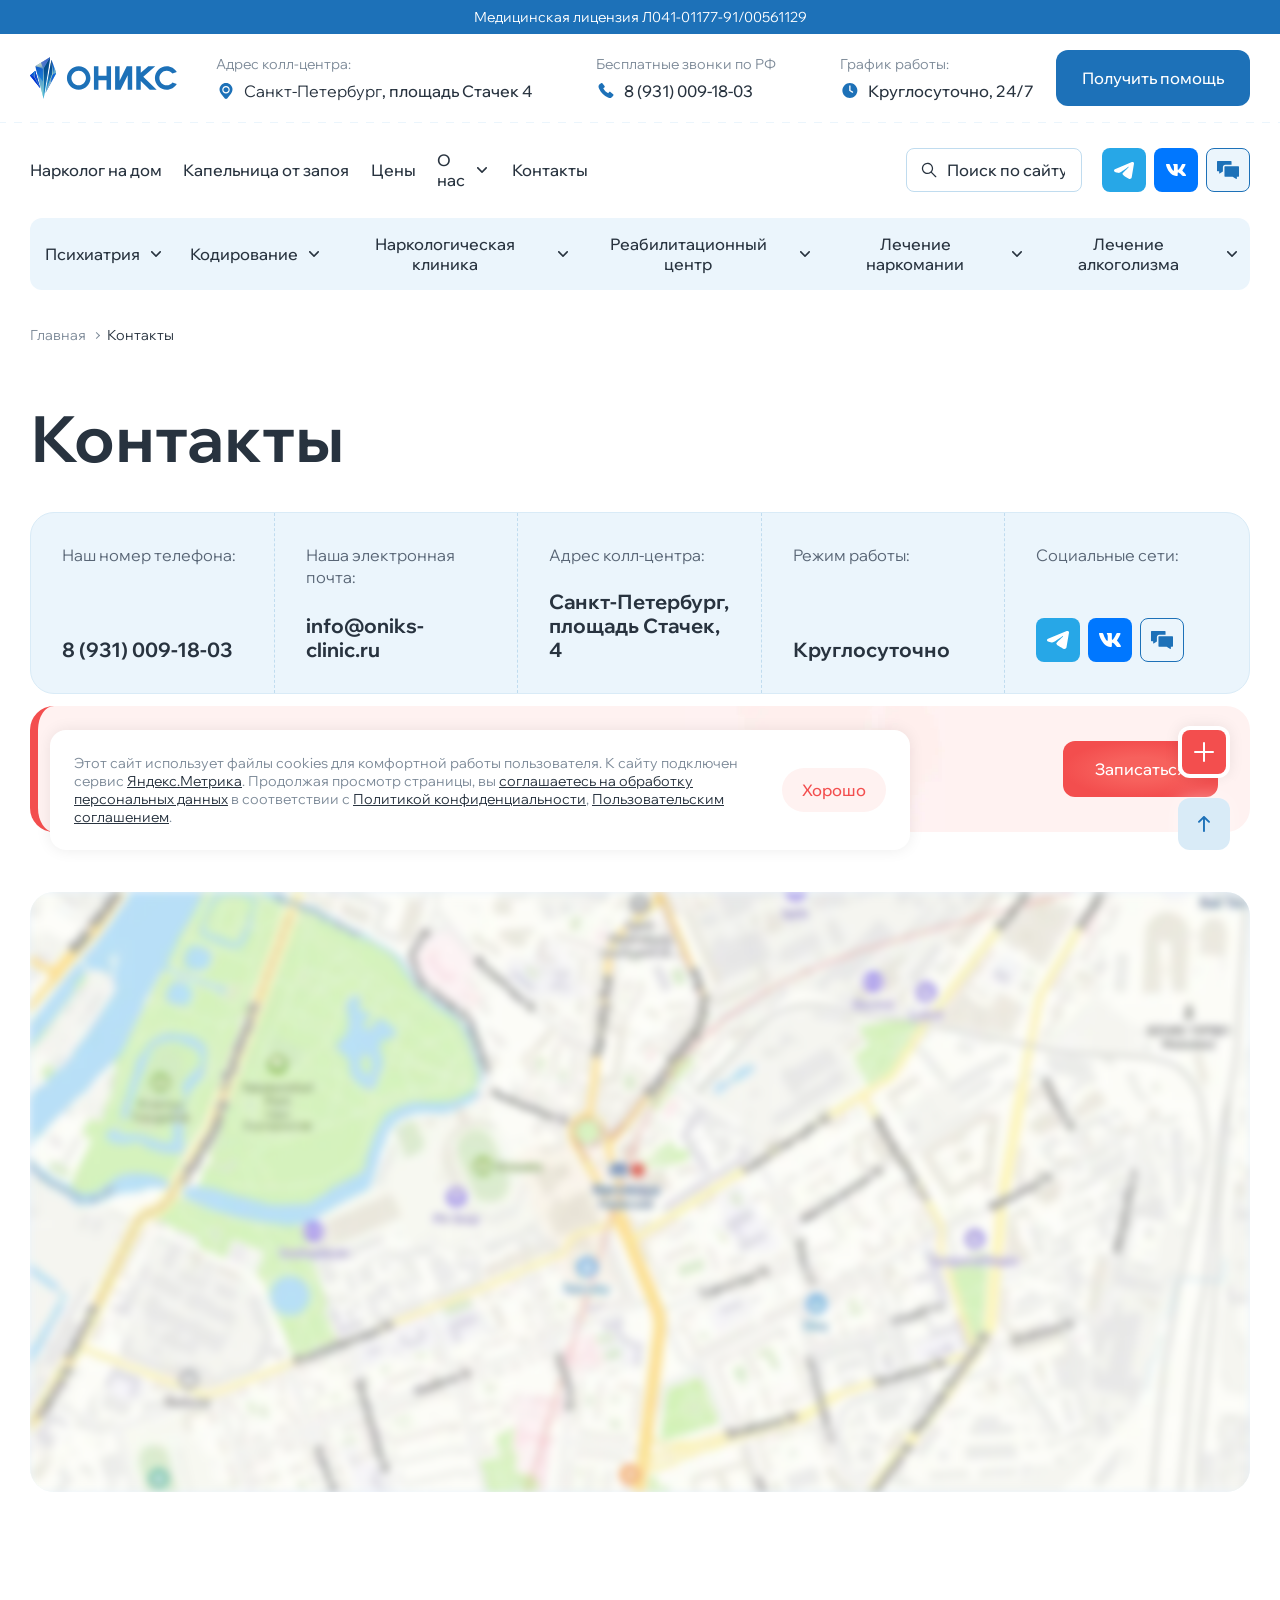
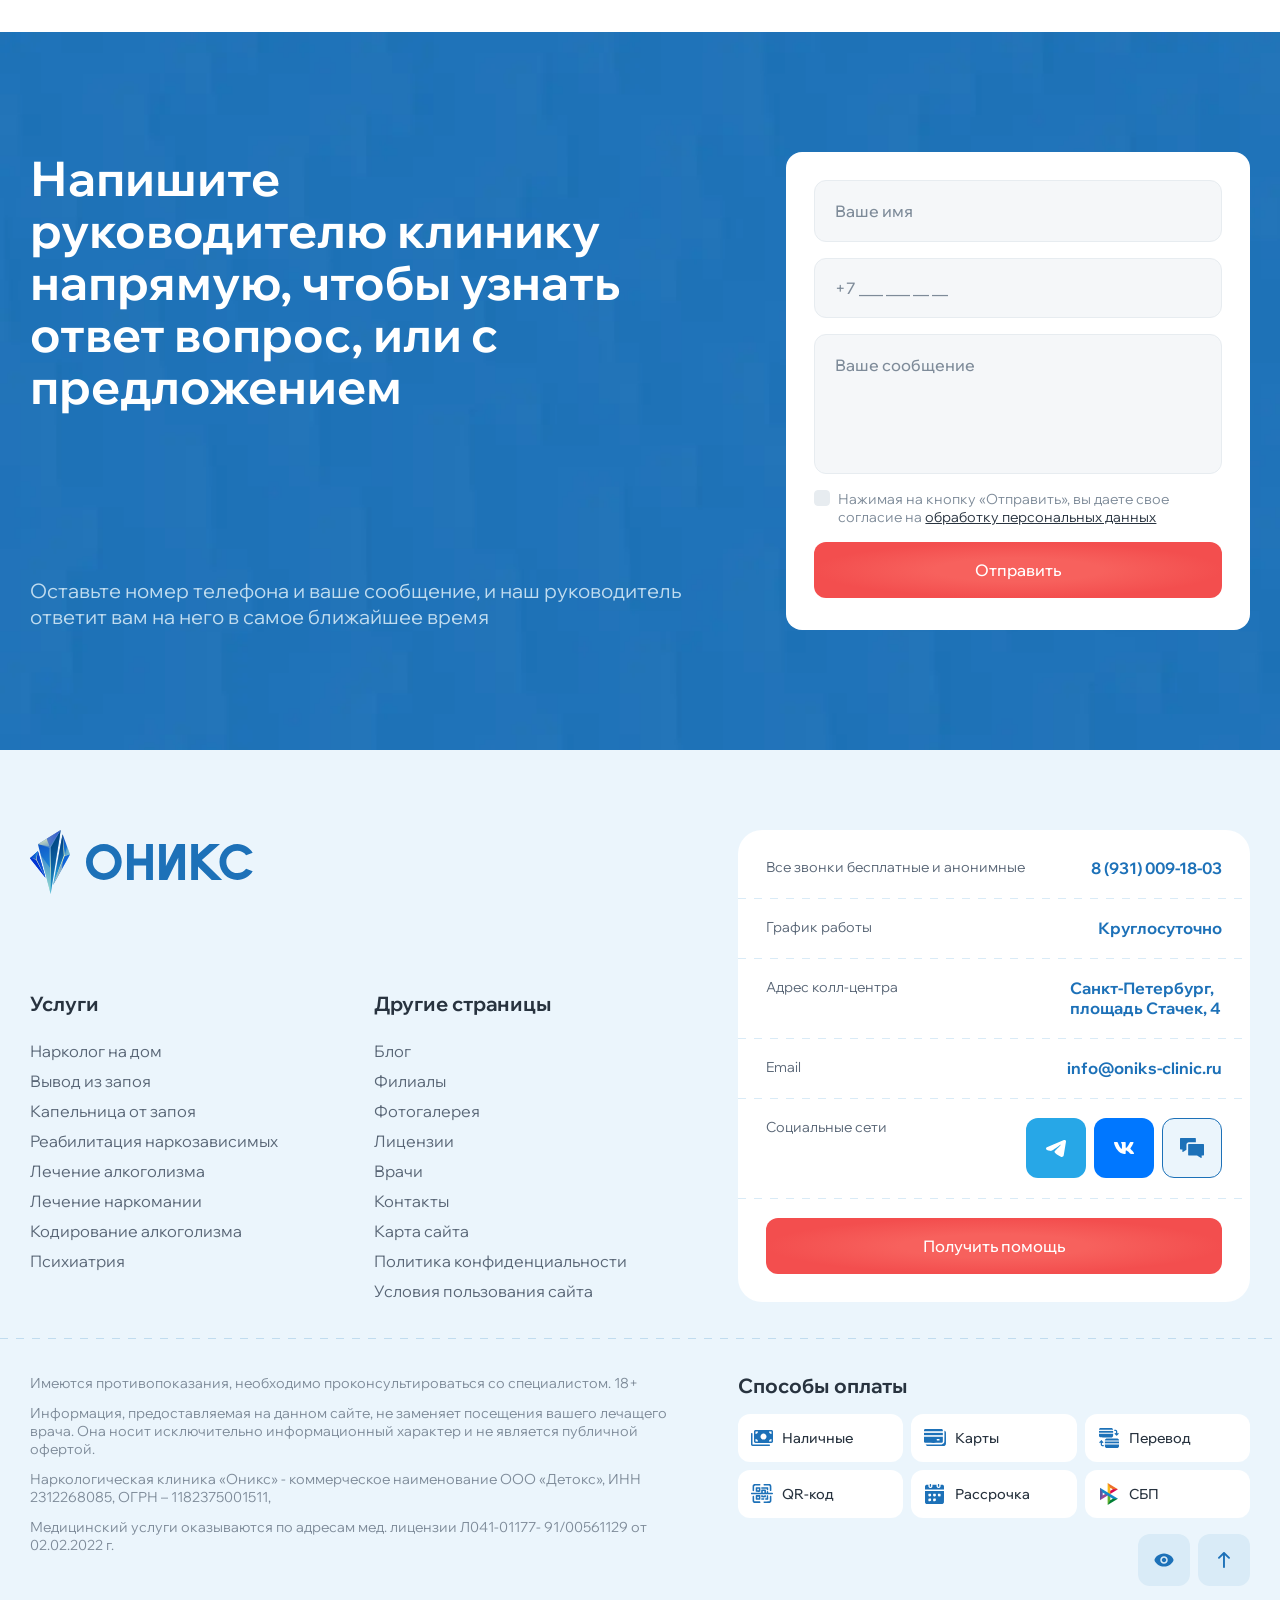
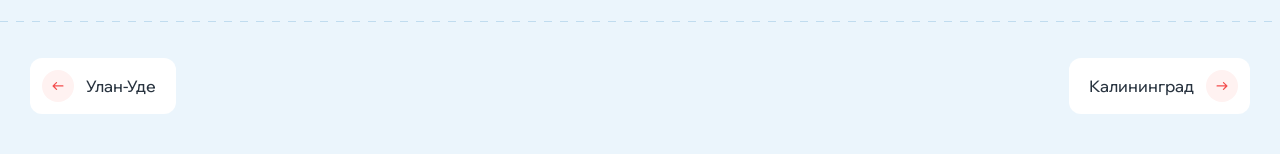
<file: contacts.html>
<!doctype html>
<html lang="ru">
	<head>
		<meta http-equiv="Content-Type" content="text/html; charset=utf-8" />
		<link rel="stylesheet" href="assets/css/build/build/swiper.css">
		<link rel="stylesheet" href="assets/css/build/build/fancybox.min.css">
		<link rel="stylesheet" href="assets/css/styles.css">
		
		
		<title>Name</title>
		<meta name='keywords' content='' />
		<meta name='description' content='' />
		<meta name="viewport" content="width=device-width, initial-scale=1, maximum-scale=1, user-scalable=0" />
		<meta http-equiv="X-UA-Compatible" content="IE=edge">
		<script src="assets/js/build/swiper-bundle.min.js" defer></script> 
		<script src="assets/js/build/fancybox.min.js" defer></script>
		<script src="assets/js/main.js" defer></script>
		<script src="assets/js/swipers.js" defer></script>
		<script src="assets/js/request.js" defer></script>
		<script src="assets/js/sourcebuster.min.js" defer></script>
		<script> </script>
	</head>
	<body>
		<div class="page">
			<header class="header">
				<div class="header__frame">
					<div class="header__license">Медицинская лицензия Л041-01177-91/00561129</div>
			
					<div class="container header__layout">
						<a class="header__brand" href="/">
							<picture>
								<source media="(max-width: 1023px)" srcset="assets/img/logo-mobile.svg" type="image/svg+xml" />
								<img src="assets/img/logo.svg" alt="Оникс" width="147" height="44" />
							</picture>
						</a>
			
						<div class="header__mobilebar">
							<a class="header__mobilecall" href="tel:+79310091803">
								<img src="assets/img/icons/phone-mobile.svg" alt="" />
								<span>
									<strong>8 (931) 009-18-03</strong>
									<span class="header__mobilehours">Круглосуточно, 24/7</span>
								</span>
							</a>
							<a class="header__network network tg" href="/telegram/">
								<img src="assets/img/icons/telegram.svg" alt="Telegram" />
							</a>
							<button class="header__burger" type="button" title="Открыть меню">
								<img src="assets/img/icons/burger.svg" alt="" />
								<img src="assets/img/icons/close.svg" alt="" />
							</button>
						</div>
			
						<button class="header__help primary-btn popup-btn" data-path="popup-change">Получить помощь</button>
			
						<nav class="header__nav">
							<form class="header__search popup-btn" data-path="popup-search">
								<input type="search" placeholder="Поиск по сайту" required />
								<button>
									<picture>
										<source media="(max-width: 1023px)" srcset="assets/img/icons/search-mobile.svg" type="image/svg+xml" />
										<img src="assets/img/icons/search.svg" alt="Найти" width="20" height="20" />
									</picture>
								</button>
							</form>
			
							<button class="header__urgent secondary-btn popup-btn" data-path="popup-change">Срочный вызов врача</button>
			
							<ul class="header__primary">
								<li class="header__item">
									<a class="header__navlink" href="/narkolog-na-dom/">Нарколог на дом</a>
								</li>
								<li class="header__item">
									<a class="header__navlink" href="/kapelnica-ot-zapoya/">Капельница от запоя</a>
								</li>
								<li class="header__item header__item--first">
									<a class="header__navlink" href="/ceny/">Цены</a>
								</li>
								<li class="header__item header__item--about">
									<div class="header__entry">
										<a class="header__navlink" href="/o-nas/">О нас</a>
										<button class="header__toggle" type="button" title="Раскрыть подменю «О нас»"></button>
									</div>
									<div class="header__dropdown" inert>
										<ul class="header__sublinks">
											<li><a href="/vrachi/">Врачи</a></li>
											<li><a href="/licenzii/">Лицензии</a></li>
											<li><a href="/ceny/">Цены</a></li>
											<li><a href="/blog/">Блог</a></li>
											<li><a href="/fotogalereya/">Фотогалерея</a></li>
										</ul>
									</div>
								</li>
								<li class="header__item header__item--first">
									<a class="header__navlink" href="/kontakty/">Контакты</a>
								</li>
							</ul>
			
							<ul class="header__services">
								<li class="header__item header__item--service">
									<div class="header__entry">
										<a class="header__navlink" href="/psihiatriya/">Психиатрия</a>
										<button class="header__toggle" type="button" title="Раскрыть подменю «Психиатрия»"></button>
									</div>
									<div class="header__dropdown" inert>
										<ul class="header__sublinks">
											<li><a href="/psihiatriya/">Психиатрия</a></li>
											<li><a href="/psihiatriya/konsultaciya/">Консультация психиатра</a></li>
										</ul>
									</div>
								</li>
								<li class="header__item header__item--service">
									<div class="header__entry">
										<a class="header__navlink" href="/kodirovanie/">Кодирование</a>
										<button class="header__toggle" type="button" title="Раскрыть подменю «Кодирование»"></button>
									</div>
									<div class="header__dropdown" inert>
										<ul class="header__sublinks">
											<li><a href="/kodirovanie/na-domu/">Кодирование на дому</a></li>
											<li><a href="/kodirovanie/metod-dovzhenko/">Метод Довженко</a></li>
											<li><a href="/kodirovanie/torpedo/">Препаратом «Торпедо»</a></li>
											<li><a href="/kodirovanie/esperal/">Препаратом «Эспераль»</a></li>
											<li><a href="/kodirovanie/dvojnoj-blok/">Двойной блок</a></li>
											<li><a href="/kodirovanie/gipnoz/">Гипноз</a></li>
											<li><a href="/kodirovanie/vshivanie-ampuly/">Вшивание ампулы</a></li>
											<li><a href="/kodirovanie/ukolom/">Кодирование уколом</a></li>
											<li><a href="/kodirovanie/igloukalyvaniem/">Кодирование иглоукалыванием</a></li>
											<li><a href="/kodirovanie/disulfiram/">Препаратом «Дисульфирам»</a></li>
											<li><a href="/kodirovanie/algominal/">Препаратом «Алгоминал»</a></li>
											<li><a href="/kodirovanie/raskodirovanie/">Раскодирование</a></li>
										</ul>
									</div>
								</li>
								<li class="header__item header__item--service">
									<div class="header__entry">
										<a class="header__navlink" href="/narkologicheskaya-klinika/">Наркологическая клиника</a>
										<button class="header__toggle" type="button" title="Раскрыть подменю «Наркологическая клиника»"></button>
									</div>
									<div class="header__dropdown" inert>
										<ul class="header__sublinks">
											<li><a href="/narkologicheskaya-klinika/">Наркологическая клиника</a></li>
											<li><a href="/narkolog-na-dom/">Нарколог на дом</a></li>
										</ul>
									</div>
								</li>
								<li class="header__item header__item--service">
									<div class="header__entry">
										<a class="header__navlink" href="/reabilitacionnyj-centr/">Реабилитационный центр</a>
										<button class="header__toggle" type="button" title="Раскрыть подменю «Реабилитационный центр»"></button>
									</div>
									<div class="header__dropdown" inert>
										<ul class="header__sublinks">
											<li><a href="/reabilitacionnyj-centr/">Реабилитационный центр</a></li>
										</ul>
									</div>
								</li>
								<li class="header__item header__item--service">
									<div class="header__entry">
										<a class="header__navlink" href="/lechenie-narkomanii/">Лечение наркомании</a>
										<button class="header__toggle" type="button" title="Раскрыть подменю «Лечение наркомании»"></button>
									</div>
									<div class="header__dropdown" inert>
										<ul class="header__sublinks">
											<li><a href="/lechenie-narkomanii/">Лечение наркомании</a></li>
										</ul>
									</div>
								</li>
								<li class="header__item header__item--service">
									<div class="header__entry">
										<a class="header__navlink" href="/lechenie-alkogolizma/">Лечение алкоголизма</a>
										<button class="header__toggle" type="button" title="Раскрыть подменю «Лечение алкоголизма»"></button>
									</div>
									<div class="header__dropdown" inert>
										<ul class="header__sublinks">
											<li><a href="/lechenie-alkogolizma/">Лечение алкоголизма</a></li>
											<li><a href="/kapelnica-ot-zapoya/">Капельница от запоя</a></li>
										</ul>
									</div>
								</li>
							</ul>
			
							<div class="header__contacts">
								<div class="header__info">
									<div class="header__contact header__contact--address">
										<div class="header__caption">Адрес колл-центра:</div>
										<div class="header__value">
											<img src="assets/img/icons/location.svg" alt="" />
											<span><button class="popup-btn" data-path="popup-city">Санкт-Петербург</button>, площадь Стачек 4</span>
										</div>
									</div>
			
									<div class="header__contact header__contact--phone">
										<div class="header__caption">
											<span class="header__desktoptext">Бесплатные звонки по РФ</span>
											<span class="header__mobiletext">Все звонки бесплатные и анонимные</span>
										</div>
										<a class="header__value" href="tel:+79310091803">
											<img src="assets/img/icons/phone.svg" alt="" />
											8 (931) 009-18-03
										</a>
									</div>
			
									<div class="header__contact header__contact--hours">
										<div class="header__caption">График работы:</div>
										<div class="header__value">
											<img src="assets/img/icons/clock.svg" alt="" />
											<span>Круглосуточно<span class="header__desktoptext">, 24/7</span></span>
										</div>
									</div>
								</div>
			
								<div class="header__social">
									<div class="header__caption header__mobiletext">Социальные сети</div>
									<div class="networks">
										<a class="header__network network tg" href="#">
											<img src="assets/img/icons/telegram.svg" alt="Telegram" />
										</a>
										<a class="header__network network vk" href="#">
											<img src="assets/img/icons/vk.svg" alt="ВКонтакте" />
										</a>
										<a class="header__network network" href="/chat/">
											<svg width="22" height="18" viewBox="0 0 22 18" fill="none" xmlns="http://www.w3.org/2000/svg">
												<path
													d="M5.89733 5.98546V10.5884L2.73558 12.5127C2.42335 12.7019 2.16878 12.5648 2.16878 12.2068V10.3031H0.668073C0.491004 10.3027 0.321292 10.234 0.196084 10.1119C0.070877 9.98975 0.000371606 9.82432 0 9.6516V0.651487C0.000371606 0.478813 0.070877 0.313316 0.196084 0.191216C0.321292 0.0691175 0.491004 0.000362381 0.668073 0H13.8748C14.0519 0.000362381 14.2216 0.0691175 14.3468 0.191216C14.472 0.313316 14.5425 0.478813 14.5429 0.651487V3.81292H8.12518C7.53442 3.81328 6.96798 4.04228 6.55026 4.44964C6.13254 4.85699 5.8977 5.40938 5.89733 5.98546ZM22 5.98546V14.987C21.9997 15.1596 21.9291 15.3251 21.8039 15.4472C21.6787 15.5693 21.509 15.6381 21.332 15.6385H19.8565V17.608C19.8565 17.966 19.6034 18.1045 19.2898 17.9152L15.6259 15.685C15.6025 15.6707 15.58 15.6552 15.5584 15.6385H8.12518C7.94811 15.6381 7.7784 15.5693 7.65319 15.4472C7.52798 15.3251 7.45748 15.1596 7.4571 14.987V5.98546C7.45785 5.8129 7.52847 5.64761 7.6536 5.52558C7.77873 5.40356 7.94822 5.33469 8.12518 5.33396H21.332C21.509 5.33433 21.6787 5.40308 21.8039 5.52518C21.9291 5.64729 21.9997 5.81278 22 5.98546Z"
													fill="#1D71B8"
												/>
											</svg>
										</a>
									</div>
								</div>
							</div>
						</nav>
					</div>
			
					<div class="header__backdrop"></div>
				</div>
			</header>
			<main class="main"><section class="contacts section-offset">
	<div class="container">
		<ul class="breadcrumbs">
			<li><a href="#">Главная</a></li>
			<li>Контакты</li>
		</ul>

		<h1 class="title-h1 section__title contacts__heading">Контакты</h1>

		<div class="contacts__details">
			<div class="contacts__item">
				<div class="contacts__label">Наш номер телефона:</div>
				<a class="contacts__value" href="tel:+79310091803">8 (931) 009-18-03</a>
			</div>

			<div class="contacts__item">
				<div class="contacts__label">Наша электронная почта:</div>
				<a class="contacts__value" href="mailto:info@oniks-clinic.ru">info@oniks-clinic.ru</a>
			</div>

			<div class="contacts__item">
				<div class="contacts__label">Адрес колл-центра:</div>
				<p class="contacts__value">Санкт-Петербург, площадь Стачек, 4</p>
			</div>

			<div class="contacts__item">
				<div class="contacts__label">Режим работы:</div>
				<p class="contacts__value">Круглосуточно</p>
			</div>

			<div class="contacts__item">
				<div class="contacts__label">Социальные сети:</div>

				<div class="networks contacts__networks">
					<a class="network tg" href="#">
						<img src="assets/img/icons/telegram.svg" alt="Telegram" />
					</a>
					<a class="network vk" href="#">
						<img src="assets/img/icons/vk.svg" alt="ВКонтакте" />
					</a>
					<a class="network contacts__chat" href="#">
						<svg width="22" height="18" viewBox="0 0 22 18" fill="none" xmlns="http://www.w3.org/2000/svg">
							<path
								d="M5.89733 5.98546V10.5884L2.73558 12.5127C2.42335 12.7019 2.16878 12.5648 2.16878 12.2068V10.3031H0.668073C0.491004 10.3027 0.321292 10.234 0.196084 10.1119C0.070877 9.98975 0.000371606 9.82432 0 9.6516V0.651487C0.000371606 0.478813 0.070877 0.313316 0.196084 0.191216C0.321292 0.0691175 0.491004 0.000362381 0.668073 0H13.8748C14.0519 0.000362381 14.2216 0.0691175 14.3468 0.191216C14.472 0.313316 14.5425 0.478813 14.5429 0.651487V3.81292H8.12518C7.53442 3.81328 6.96798 4.04228 6.55026 4.44964C6.13254 4.85699 5.8977 5.40938 5.89733 5.98546ZM22 5.98546V14.987C21.9997 15.1596 21.9291 15.3251 21.8039 15.4472C21.6787 15.5693 21.509 15.6381 21.332 15.6385H19.8565V17.608C19.8565 17.966 19.6034 18.1045 19.2898 17.9152L15.6259 15.685C15.6025 15.6707 15.58 15.6552 15.5584 15.6385H8.12518C7.94811 15.6381 7.7784 15.5693 7.65319 15.4472C7.52798 15.3251 7.45748 15.1596 7.4571 14.987V5.98546C7.45785 5.8129 7.52847 5.64761 7.6536 5.52558C7.77873 5.40356 7.94822 5.33469 8.12518 5.33396H21.332C21.509 5.33433 21.6787 5.40308 21.8039 5.52518C21.9291 5.64729 21.9997 5.81278 22 5.98546Z"
								fill="#1D71B8"
							/>
						</svg>
					</a>
				</div>
			</div>
		</div>

		<div class="contacts__notice">
			<div class="contacts__text">
				<div class="contacts__title">Внимание:</div>
				<p>посещение реабилитационного центра и прием врача ведутся только по записи</p>
			</div>

			<button class="secondary-btn contacts__button popup-btn" type="button" data-path="popup-change">Записаться</button>
		</div>

		<div class="contacts__map">
			<div class="contacts__canvas" id="map"></div>
			<button class="contacts__placeholder" id="map-placeholder" type="button" title="Открыть интерактивную карту">
				<picture>
					<source srcset="assets/img/contacts/map.webp" type="image/webp" />
					<img src="assets/img/contacts/map.jpg" loading="lazy" alt="Карта" />
				</picture>
			</button>
		</div>
	</div>
</section>

<section class="consultation section-padding dark">
	<div class="container consultation__layout">
		<div class="consultation__intro">
			<div class="title-h2 consultation__title">Напишите руководителю клинику напрямую, чтобы узнать ответ вопрос, или с предложением</div>
			<p class="consultation__text">Оставьте номер телефона и ваше сообщение, и наш руководитель ответит вам на него в самое ближайшее время</p>
		</div>

		<div class="consultation__card">
			<form class="consultation__form">
				<input name='catalogue' type='hidden' value='<?= $current_catalogue["Catalogue_ID"] ?>' />
				<input name="bitrixID" type="hidden" value='<?= $current_catalogue["BitrixID"] ?>'>
				<input name='city' type='hidden' value='<?= $current_catalogue["Catalogue_Name"] ?>' />
				<input name='type' type='hidden' value='request' />
				<input name='cc' type='hidden' value='2' />
				<input name='sub' type='hidden' value='8' />
				<input name='mes' type='hidden' value='22' />
				<input name="urlMessage" type="hidden" value="">
				<input name="title_url_message" type="hidden" value="">				<input type="text" name="params[name][]" placeholder="Ваше имя" required />
				<input type="tel" name="params[phone][]" placeholder="+7 ___ ___ __ __" required />
				<textarea name="params[mesage][]" placeholder="Ваше сообщение"></textarea>
				<div class="politic consultation__consent">
					<input type="checkbox" name="consent" id="consultation-consent" value="1" required />
					<span><label for="consultation-consent">Нажимая на кнопку «Отправить», вы даете свое согласие на</label> <a href="#">обработку персональных данных</a></span>
				</div>
				<button class="secondary-btn consultation__submit" type="submit">Отправить</button>
			</form>
		</div>
	</div>
</section>

</main>
			<footer class="footer">
    <div class="container footer__top">
        <a class="footer__logo" href="#">
            <picture class=''>
                <source srcset='assets/img/logo.svg' type='image/svg+xml'>
                <img src='assets/img/logo.png' decoding='async' loading='lazy' alt='Оникс'>
            </picture>
        </a>

        <div class="footer__contacts">
            <div class="footer__contact">
                <span class="footer__label">Все звонки бесплатные и анонимные</span>
                <a class="footer__value" href="tel:+79310091803">8 (931) 009-18-03</a>
            </div>
            <div class="footer__contact">
                <span class="footer__label">График работы</span>
                <span class="footer__value">Круглосуточно</span>
            </div>
            <div class="footer__contact">
                <span class="footer__label">Адрес колл-центра</span>
                <address class="footer__value footer__address">Санкт-Петербург, площадь Стачек, 4</address>
            </div>
            <div class="footer__contact">
                <span class="footer__label">Email</span>
                <a class="footer__value" href="#">info@oniks-clinic.ru</a>
            </div>
            <div class="footer__contact">
                <span class="footer__label">Социальные сети</span>
                <div class="networks footer__networks">
                    <a class="network tg footer__network" href="#">
                        <img src="assets/img/icons/telegram.svg" alt="Telegram">
                    </a>
                    <a class="network vk footer__network" href="#">
                        <img src="assets/img/icons/vk.svg" alt="ВКонтакте">
                    </a>
                    <a class="network footer__network" href="#">
                        <svg width="24" height="20" viewBox="0 0 24 20" fill="none" xmlns="http://www.w3.org/2000/svg">
                            <path d="M6.43345 6.65051V11.7649L2.98427 13.903C2.64366 14.1133 2.36594 13.9609 2.36594 13.5631V11.4479H0.728807C0.53564 11.4475 0.350501 11.3711 0.21391 11.2355C0.0773203 11.0997 0.000405389 10.9159 0 10.724V0.723875C0.000405389 0.532015 0.0773203 0.348129 0.21391 0.212463C0.350501 0.0767973 0.53564 0.000402645 0.728807 0H15.1362C15.3294 0.000402645 15.5145 0.0767973 15.651 0.212463C15.7877 0.348129 15.8646 0.532015 15.865 0.723875V4.23657H8.86383C8.21937 4.23698 7.60144 4.49143 7.14574 4.94405C6.69005 5.39665 6.43386 6.01042 6.43345 6.65051ZM24 6.65051V16.6522C23.9996 16.844 23.9226 17.0279 23.7861 17.1635C23.6495 17.2993 23.4643 17.3756 23.2712 17.3761H21.6617V19.5645C21.6617 19.9622 21.3855 20.1161 21.0434 19.9058L17.0465 17.4278C17.0209 17.4119 16.9963 17.3946 16.9728 17.3761H8.86383C8.67066 17.3756 8.48552 17.2993 8.34893 17.1635C8.21234 17.0279 8.13543 16.844 8.13502 16.6522V6.65051C8.13583 6.45877 8.21287 6.27512 8.34938 6.13954C8.48588 6.00395 8.67078 5.92744 8.86383 5.92663H23.2712C23.4643 5.92704 23.6495 6.00343 23.7861 6.13909C23.9226 6.27476 23.9996 6.45865 24 6.65051Z" fill="#1D71B8" />
                        </svg>
                    </a>
                </div>
            </div>
            <div class="footer__contact">
                <button class="secondary-btn footer__request popup-btn" type="button" data-path="popup-change">Получить помощь</button>
            </div>
        </div>

        <nav class="footer__nav">
            <div>
                <div class="footer__title">Услуги</div>
                <ul class="footer__links">
                    <li><a href="#">Нарколог на дом</a></li>
                    <li><a href="#">Вывод из запоя</a></li>
                    <li><a href="#">Капельница от запоя</a></li>
                    <li><a href="#">Реабилитация наркозависимых</a></li>
                    <li><a href="#">Лечение алкоголизма</a></li>
                    <li><a href="#">Лечение наркомании</a></li>
                    <li><a href="#">Кодирование алкоголизма</a></li>
                    <li><a href="#">Психиатрия</a></li>
                </ul>
            </div>
            <div>
                <div class="footer__title">Другие страницы</div>
                <ul class="footer__links">
                    <li><a href="#">Блог</a></li>
                    <li><a href="#">Филиалы</a></li>
                    <li><a href="#">Фотогалерея</a></li>
                    <li><a href="#">Лицензии</a></li>
                    <li><a href="#">Врачи</a></li>
                    <li><a href="#">Контакты</a></li>
                    <li><a href="#">Карта сайта</a></li>
                    <li><a href="#">Политика конфиденциальности</a></li>
                    <li><a href="#">Условия пользования сайта</a></li>
                </ul>
            </div>
        </nav>
    </div>

    <div class="footer__details">
        <div class="container footer__info">
            <div class="footer__payments">
                <div class="footer__title">Способы оплаты</div>
                <ul class="footer__methods">
                    <li>
                        <img src="assets/img/icons/footer-cash.svg" alt="">
                        <span>Наличные</span>
                    </li>
                    <li>
                        <img src="assets/img/icons/footer-card.svg" alt="">
                        <span>Карты</span>
                    </li>
                    <li>
                        <img src="assets/img/icons/footer-transfer.svg" alt="">
                        <span>Перевод</span>
                    </li>
                    <li>
                        <img src="assets/img/icons/footer-qr.svg" alt="">
                        <span>QR-код</span>
                    </li>
                    <li>
                        <img src="assets/img/icons/footer-installment.svg" alt="">
                        <span>Рассрочка</span>
                    </li>
                    <li>
                        <img class="footer__sbp" src="assets/img/icons/footer-sbp.png" alt="">
                        <span>СБП</span>
                    </li>
                </ul>
            </div>

            <div class="footer__legal">
                <p>Имеются противопоказания, необходимо проконсультироваться со специалистом. 18+</p>
                <p>Информация, предоставляемая на данном сайте, не заменяет посещения вашего лечащего врача. Она носит исключительно информационный характер и не является публичной офертой.</p>
                <p>Наркологическая клиника «Оникс» - коммерческое наименование ООО «Детокс», ИНН 2312268085, ОГРН – 1182375001511,</p>
                <p>Медицинский услуги оказываются по адресам мед. лицензии Л041-01177- 91/00561129 от 02.02.2022 г.</p>
            </div>

            <div class="footer__tools">
                <button class="footer__tool" id="specialButton">
                    <img src="assets/img/icons/eye.svg" alt="Версия для слабовидящих">
                </button>
                <button class="footer__tool footer__up scroll-top">
                    <img src="assets/img/icons/up.svg" alt="Наверх">
                </button>
            </div>
        </div>
    </div>

    <div class="container footer__cities">
        <a class="footer__city footer__city--prev" href="#">
            <svg width="32" height="32" viewBox="0 0 32 32" fill="none" xmlns="http://www.w3.org/2000/svg">
                <rect width="32" height="32" rx="16" transform="matrix(-1 0 0 1 32 0)" fill="#FFF2F1" />
                <path d="M14.9674 13.0621C15.0795 12.9424 15.1405 12.7841 15.1376 12.6204C15.1347 12.4568 15.0681 12.3007 14.9518 12.185C14.8355 12.0693 14.6787 12.003 14.5142 12.0001C14.3498 11.9972 14.1907 12.0579 14.0704 12.1695L10.6856 15.5379C10.5668 15.6564 10.5 15.8169 10.5 15.9842C10.5 16.1516 10.5668 16.3121 10.6856 16.4306L14.0704 19.799C14.1285 19.861 14.1986 19.9108 14.2764 19.9453C14.3543 19.9798 14.4383 19.9984 14.5235 19.9999C14.6087 20.0014 14.6934 19.9858 14.7724 19.954C14.8514 19.9223 14.9232 19.875 14.9835 19.815C15.0437 19.755 15.0912 19.6836 15.1232 19.605C15.1551 19.5263 15.1708 19.4421 15.1693 19.3573C15.1678 19.2725 15.1491 19.1888 15.1144 19.1114C15.0797 19.0339 15.0297 18.9642 14.9674 18.9064L12.6657 16.6158H20.8654C21.0337 16.6158 21.1951 16.5493 21.3141 16.4308C21.4331 16.3124 21.5 16.1518 21.5 15.9842C21.5 15.8167 21.4331 15.6561 21.3141 15.5377C21.1951 15.4192 21.0337 15.3527 20.8654 15.3527H12.6657L14.9674 13.0621Z" fill="#F34E4E" />
              </svg>
            <span>Улан-Уде</span>
        </a>
        <a class="footer__city" href="#">
            <span>Калининград</span>
            <svg width="32" height="32" viewBox="0 0 32 32" fill="none" xmlns="http://www.w3.org/2000/svg">
                <rect width="32" height="32" rx="16" fill="#FFF2F1" />
                <path d="M17.0326 13.0621C16.9205 12.9424 16.8595 12.7841 16.8624 12.6204C16.8653 12.4568 16.9319 12.3007 17.0482 12.185C17.1645 12.0693 17.3213 12.003 17.4858 12.0001C17.6502 11.9972 17.8093 12.0579 17.9296 12.1695L21.3144 15.5379C21.4332 15.6564 21.5 15.8169 21.5 15.9842C21.5 16.1516 21.4332 16.3121 21.3144 16.4306L17.9296 19.799C17.8715 19.861 17.8014 19.9108 17.7236 19.9453C17.6457 19.9798 17.5617 19.9984 17.4765 19.9999C17.3913 20.0014 17.3066 19.9858 17.2276 19.954C17.1486 19.9223 17.0768 19.875 17.0165 19.815C16.9563 19.755 16.9088 19.6836 16.8768 19.605C16.8449 19.5263 16.8292 19.4421 16.8307 19.3573C16.8322 19.2725 16.8509 19.1888 16.8856 19.1114C16.9203 19.0339 16.9703 18.9642 17.0326 18.9064L19.3343 16.6158H11.1346C10.9663 16.6158 10.8049 16.5493 10.6859 16.4308C10.5669 16.3124 10.5 16.1518 10.5 15.9842C10.5 15.8167 10.5669 15.6561 10.6859 15.5377C10.8049 15.4192 10.9663 15.3527 11.1346 15.3527H19.3343L17.0326 13.0621Z" fill="#F34E4E" />
              </svg>
        </a>
    </div>
</footer>
 
<!-- Pop-up change -->
<div class="popup popup-change" data-target="popup-change">
    <div class="popup__body">
        <div class="popup__content popup-change__content">
            <button class="close-popup close-popup-btn" type="button">
                <picture>
                    <source srcset='assets/img/icons/popup-close.svg' type='image/svg+xml'>
                    <img src='assets/img/icons/popup-close.png' decoding='async' loading='lazy' alt='Закрыть'>
                </picture>
            </button>

            <div class="popup-change__text">
                <div class="title-h2 popup-change__title original-title">Вам нужна помощь? Оставьте заявку</div>
                <p class="popup-change__subtitle">Мы свяжемся с вами и расскажем, как помочь вашему близкому</p>
            </div>

            <div class="popup-change__bottom">
                <form class="popup-change__form">
                    <input name='catalogue' type='hidden' value='<?= $current_catalogue["Catalogue_ID"] ?>' />
                    <input name="bitrixID" type="hidden" value='<?= $current_catalogue["BitrixID"] ?>'>
                    <input name='city' type='hidden' value='<?= $current_catalogue["Catalogue_Name"] ?>' />
                    <input name='type' type='hidden' value='request' />
                    <input name='cc' type='hidden' value='2' />
                    <input name='sub' type='hidden' value='8' />
                    <input name='mes' type='hidden' value='22' />
                    <input name="urlMessage" type="hidden" value="">
                    <input name="title_url_message" type="hidden" value="">                    <div class="popup-change__fields">
                        <input class="input popup-change__input" type="text" name="params[name][]" placeholder="Ваше имя" required>
                        <input class="input popup-change__input" type="tel" name="params[phone][]" placeholder="+7 ___ ___ __ __" required>
                    </div>

                    <div class="politic popup-change__consent">
                        <input type="checkbox" name="consent" id="popup-change-consent" value="1" required>
                        <span><label for="popup-change-consent">Нажимая на кнопку «Оставить заявку», вы даете свое согласие на</label> <a href="#">обработку персональных данных</a></span>
                    </div>

                    <button class="secondary-btn popup-change__btn" type="submit">Оставить заявку</button>
                </form>

                <div class="popup-change__contact">
                    <p class="popup-change__call">Или позвоните самостоятельно:</p>
                    <a class="popup-change__phone" href="tel:+79310091803">
                        <img src="assets/img/icons/phone-red.svg" alt="phone">
                        <span>8 (931) 009-18-03</span>
                    </a>
                </div>
            </div>
        </div>
    </div>
</div>

<div class="popup popup-response" data-modal-ok="result-wrapper" data-modal-open="open active">
    <div class="popup__body">
        <div class="popup__content popup-response__content">
            <button class="close-popup close-popup-btn" type="button">
                <picture>
                    <source srcset='assets/img/icons/popup-close.svg' type='image/svg+xml'>
                    <img src='assets/img/icons/popup-close.png' decoding='async' loading='lazy' alt='Закрыть'>
                </picture>
            </button>
            <img class="popup-response__icon" src="assets/img/icons/success.svg" alt="">
            <div class="result-wrapper popup-response__wrapper">
                <h3>Спасибо, ваша заявка успешно отправлена</h3>
                <p>Через 15 минут вам перезвонит наш оператор и более детально с вами все обсудит</p>
            </div>
            <button class="border-btn close-popup-btn popup-response__btn" type="button">Вернуться на сайт</button>
        </div>
    </div>
</div>

<div class="popup popup-response popup-response--error" data-modal-err="result-wrapper" data-modal-open="open active">
    <div class="popup__body">
        <div class="popup__content popup-response__content">
            <button class="close-popup close-popup-btn" type="button">
                <picture>
                    <source srcset='assets/img/icons/popup-close.svg' type='image/svg+xml'>
                    <img src='assets/img/icons/popup-close.png' decoding='async' loading='lazy' alt='Закрыть'>
                </picture>
            </button>
            <img class="popup-response__icon" src="assets/img/icons/error.svg" alt="">
            <div class="result-wrapper popup-response__wrapper">
                <h3>К сожалению, что то пошло не так</h3>
                <p>Вашу заявку не удалось обработать, попробуйте позже</p>
            </div>
            <button class="border-btn close-popup-btn popup-response__btn" type="button">Вернуться на сайт</button>
        </div>
    </div>
</div> <div class="popup popup-city search-wrapper" data-target="popup-city">
	<div class="popup__body">
		<div class="popup__content">
			<button class="close-popup close-popup-btn" type="button">
				<img src="assets/img/icons/popup-close.svg" alt="Закрыть" />
			</button>

			<div class="popup-city__head">
				<div class="title-h2 popup-city__title">Выберите ваш город</div>
				<label class="popup-city__field">
					<input class="popup-city__input" type="search" title="Поиск по городам" placeholder="Поиск по городам" />
					<span class="popup-city__submit"></span>
				</label>
				<div class="popup-city__current">
					<p class="popup-city__caption">Сейчас выбран:</p>
					<p class="popup-city__link popup-city__chosen">Санкт-Петербург</p>
				</div>
			</div>

			<div class="popup-city__body">
				<div class="popup__search">
					<p class="popup-city__caption">Популярные города:</p>
					<ul class="popup-city__list">
						<li><a class="popup-city__link search-name" href="#">Санкт-Петербург</a></li>
						<li><a class="popup-city__link search-name" href="#">Москва</a></li>
						<li><a class="popup-city__link search-name" href="#">Краснодар</a></li>
						<li><a class="popup-city__link search-name" href="#">Ростов-на-Дону</a></li>
						<li><a class="popup-city__link search-name" href="#">Воронеж</a></li>
						<li><a class="popup-city__link search-name" href="#">Ижевск</a></li>
						<li><a class="popup-city__link search-name" href="#">Волгоград</a></li>
						<li><a class="popup-city__link search-name" href="#">Комсомольск-на-Амуре</a></li>
					</ul>
				</div>

				<div class="popup__search-result none">
					<p class="popup-city__caption popup-city__count"></p>
					<p class="popup-city__caption no-results-message none">По вашему запросу городов не найдено</p>
					<ul class="popup-city__list search-list">
						<li><a class="popup-city__link search-name" href="#">Волгоград</a></li>
						<li><a class="popup-city__link search-name" href="#">Волгодонск</a></li>
						<li><a class="popup-city__link search-name" href="#">Волгореченск</a></li>
						<li><a class="popup-city__link search-name" href="#">Волжск</a></li>
						<li><a class="popup-city__link search-name" href="#">Волжский</a></li>
						<li><a class="popup-city__link search-name" href="#">Вологда</a></li>
						<li><a class="popup-city__link search-name" href="#">Володарск</a></li>
						<li><a class="popup-city__link search-name" href="#">Волоколамск</a></li>
						<li><a class="popup-city__link search-name" href="#">Волосово</a></li>
						<li><a class="popup-city__link search-name" href="#">Санкт-Петербург</a></li>
						<li><a class="popup-city__link search-name" href="#">Москва</a></li>
						<li><a class="popup-city__link search-name" href="#">Краснодар</a></li>
						<li><a class="popup-city__link search-name" href="#">Ростов-на-Дону</a></li>
						<li><a class="popup-city__link search-name" href="#">Воронеж</a></li>
						<li><a class="popup-city__link search-name" href="#">Ижевск</a></li>
						<li><a class="popup-city__link search-name" href="#">Комсомольск-на-Амуре</a></li>
					</ul>
				</div>
			</div>
		</div>
	</div>
</div>
 <div class="popup popup-search search-wrapper" data-target="popup-search">
	<div class="popup__body">
		<div class="popup__content">
			<button class="close-popup close-popup-btn" type="button">
				<img src="assets/img/icons/popup-close.svg" alt="Закрыть" />
			</button>

			<div class="popup-search__head">
				<div class="title-h2 popup-search__title">Поиск по сайту</div>
				<form class="popup-search__field">
					<input class="popup-search__input" type="search" title="Поиск по сайту" placeholder="Поиск по сайту" required />
					<button class="popup-search__submit" type="button" title="Найти"></button>
				</form>
			</div>

			<div class="popup-search__body">
				<div class="popup__search">
					<p class="popup-search__caption">Часто ищут:</p>
					<ul class="popup-search__list">
						<li><a class="popup-search__link" href="#">Кодирование на дому</a></li>
						<li><a class="popup-search__link" href="#">Метод Довженко</a></li>
						<li><a class="popup-search__link" href="#">Вшивание ампулы</a></li>
						<li><a class="popup-search__link" href="#">Кодирование уколом</a></li>
						<li><a class="popup-search__link" href="#">Кодирование иглоукалыванием</a></li>
						<li><a class="popup-search__link" href="#">Препаратом «Дисульфирам»</a></li>
						<li><a class="popup-search__link" href="#">Препаратом «Алгоминал»</a></li>
						<li><a class="popup-search__link" href="#">Раскодирование</a></li>
					</ul>
				</div>

				<div class="popup__search-result none">
					<p class="popup-search__caption popup-search__count"></p>
					<p class="popup-search__caption no-results-message none">По вашему запросу ничего не найдено</p>
					<ul class="popup-search__list search-list">
						<li>
							<a class="popup-search__link" href="#">
								<span class="search-name">Кодирование на дому</span>
								<span class="popup-search__type">Услуга</span>
							</a>
						</li>
						<li>
							<a class="popup-search__link" href="#">
								<span class="search-name">Метод Довженко</span>
								<span class="popup-search__type">Услуга</span>
							</a>
						</li>
						<li>
							<a class="popup-search__link" href="#">
								<span class="search-name">Вшивание ампулы</span>
								<span class="popup-search__type">Услуга</span>
							</a>
						</li>
						<li>
							<a class="popup-search__link" href="#">
								<span class="search-name">Кодирование уколом</span>
								<span class="popup-search__type">Услуга</span>
							</a>
						</li>
						<li>
							<a class="popup-search__link" href="#">
								<span class="search-name">Кодирование иглоукалыванием</span>
								<span class="popup-search__type">Услуга</span>
							</a>
						</li>
						<li>
							<a class="popup-search__link" href="#">
								<span class="search-name">Препаратом «Дисульфирам»</span>
								<span class="popup-search__type">Услуга</span>
							</a>
						</li>
						<li>
							<a class="popup-search__link" href="#">
								<span class="search-name">Препаратом «Алгоминал»</span>
								<span class="popup-search__type">Услуга</span>
							</a>
						</li>
						<li>
							<a class="popup-search__link" href="#">
								<span class="search-name">Раскодирование</span>
								<span class="popup-search__type">Услуга</span>
							</a>
						</li>
					</ul>
				</div>
			</div>

			<button class="border-btn close-popup-btn popup-search__back" type="button">Вернуться в меню</button>
		</div>
	</div>
</div>
 <div class="cookie popup-cookie" hidden>
	<p>
		Этот сайт использует файлы cookies для комфортной работы пользователя. К сайту подключен сервис <a href="#">Яндекс.Метрика</a>. Продолжая просмотр страницы, вы
		<a href="#">соглашаетесь на обработку персональных данных</a> в соответствии с <a href="#">Политикой конфиденциальности</a>, <a href="#">Пользовательским соглашением</a>.
	</p>
	<button class="tertiary-btn cookie__button popup-cookie__btn" type="button">Хорошо</button>
</div>

<div class="widget">
	<div class="widget__menu">
		<div class="widget__reveal" inert>
			<div class="widget__links">
				<a class="network tg widget__link" href="#" title="Telegram"><img src="assets/img/icons/telegram.svg" alt="Telegram" /></a>
				<a class="network vk widget__link" href="#" title="ВКонтакте"><img src="assets/img/icons/vk.svg" alt="ВКонтакте" /></a>
				<button class="network widget__link popup-btn" data-path="popup-change" type="button" title="Получить консультацию">
					<svg width="22" height="18" viewBox="0 0 22 18" fill="none" xmlns="http://www.w3.org/2000/svg">
						<path
							d="M5.89733 5.98546V10.5884L2.73558 12.5127C2.42335 12.7019 2.16878 12.5648 2.16878 12.2068V10.3031H0.668073C0.491004 10.3027 0.321292 10.234 0.196084 10.1119C0.070877 9.98975 0.000371606 9.82432 0 9.6516V0.651487C0.000371606 0.478813 0.070877 0.313316 0.196084 0.191216C0.321292 0.0691175 0.491004 0.000362381 0.668073 0H13.8748C14.0519 0.000362381 14.2216 0.0691175 14.3468 0.191216C14.472 0.313316 14.5425 0.478813 14.5429 0.651487V3.81292H8.12518C7.53442 3.81328 6.96798 4.04228 6.55026 4.44964C6.13254 4.85699 5.8977 5.40938 5.89733 5.98546ZM22 5.98546V14.987C21.9997 15.1596 21.9291 15.3251 21.8039 15.4472C21.6787 15.5693 21.509 15.6381 21.332 15.6385H19.8565V17.608C19.8565 17.966 19.6034 18.1045 19.2898 17.9152L15.6259 15.685C15.6025 15.6707 15.58 15.6552 15.5584 15.6385H8.12518C7.94811 15.6381 7.7784 15.5693 7.65319 15.4472C7.52798 15.3251 7.45748 15.1596 7.4571 14.987V5.98546C7.45785 5.8129 7.52847 5.64761 7.6536 5.52558C7.77873 5.40356 7.94822 5.33469 8.12518 5.33396H21.332C21.509 5.33433 21.6787 5.40308 21.8039 5.52518C21.9291 5.64729 21.9997 5.81278 22 5.98546Z"
							fill="#1D71B8"
						/>
					</svg>
				</button>
			</div>
		</div>

		<button class="widget__toggle" type="button" title="Открыть способы связи"></button>
	</div>

	<button class="scroll-top widget__up" type="button" title="Наверх"><img src="assets/img/icons/up.svg" alt="" /></button>
</div>

		</div>
	</body>
</html>
</file>
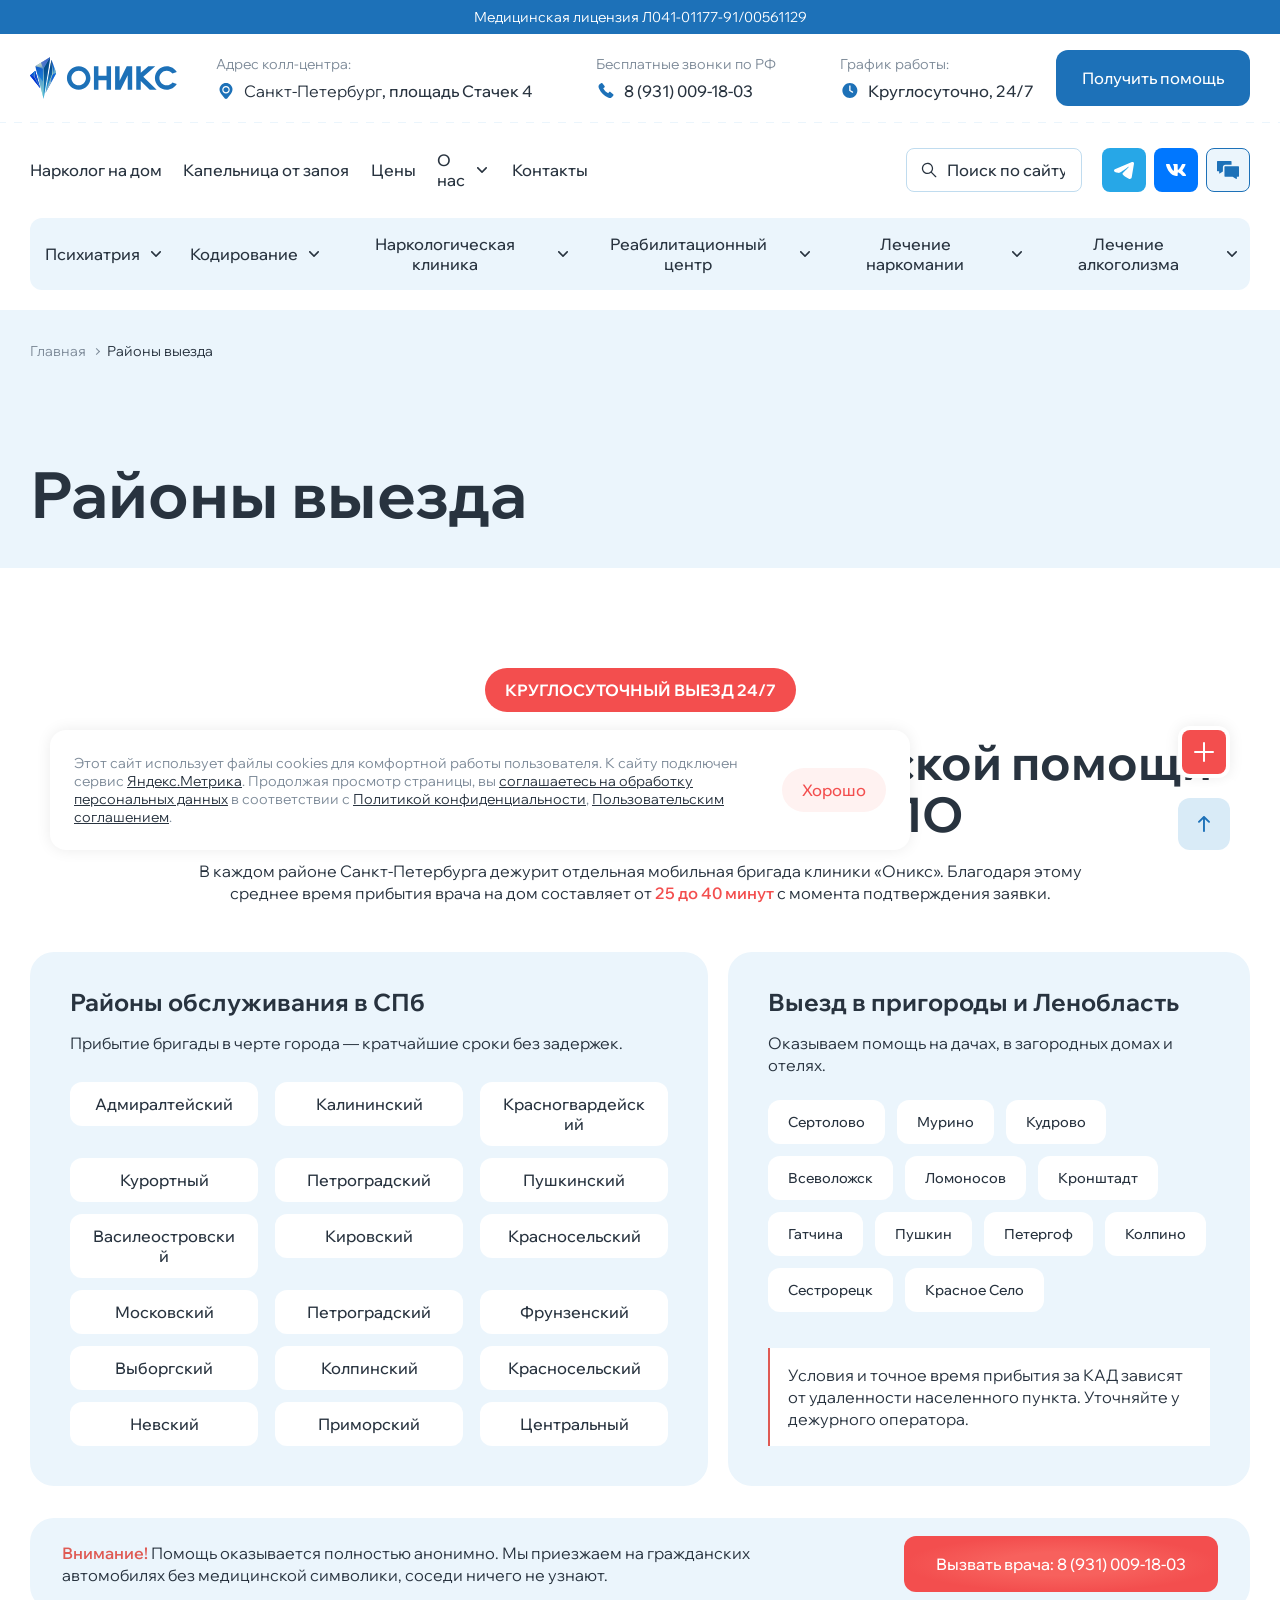
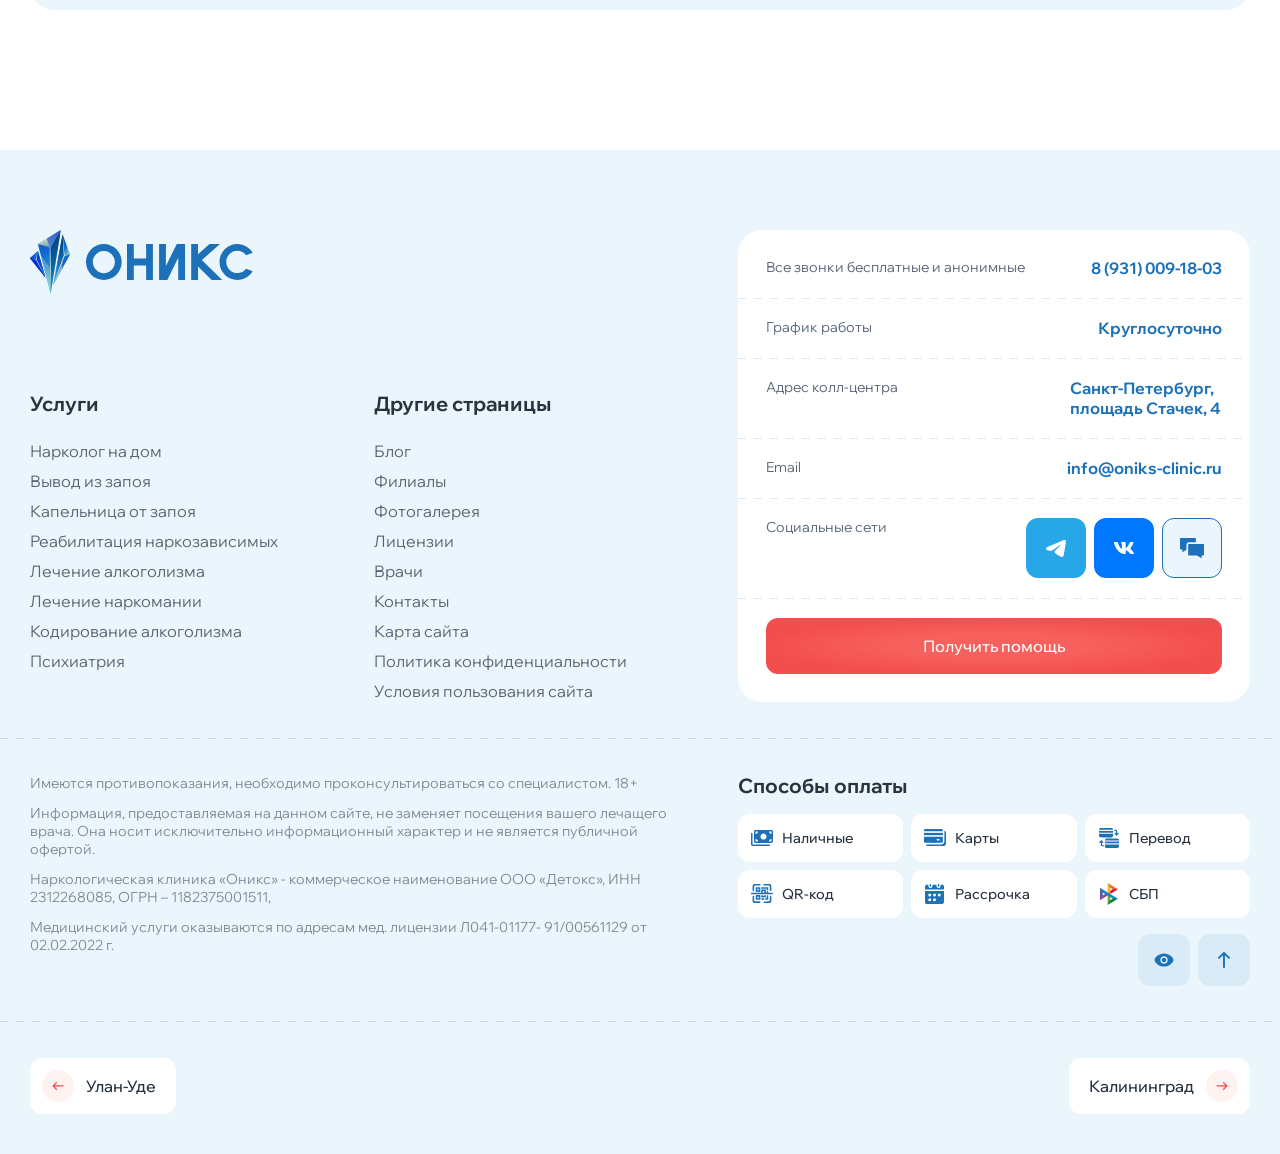
<file: districts.html>
<!doctype html>
<html lang="ru">
	<head>
		<meta http-equiv="Content-Type" content="text/html; charset=utf-8" />
		<link rel="stylesheet" href="assets/css/build/build/swiper.css">
		<link rel="stylesheet" href="assets/css/build/build/fancybox.min.css">
		<link rel="stylesheet" href="assets/css/styles.css">
		
		
		<title>Name</title>
		<meta name='keywords' content='' />
		<meta name='description' content='' />
		<meta name="viewport" content="width=device-width, initial-scale=1, maximum-scale=1, user-scalable=0" />
		<meta http-equiv="X-UA-Compatible" content="IE=edge">
		<script src="assets/js/build/swiper-bundle.min.js" defer></script> 
		<script src="assets/js/build/fancybox.min.js" defer></script>
		<script src="assets/js/main.js" defer></script>
		<script src="assets/js/swipers.js" defer></script>
		<script src="assets/js/request.js" defer></script>
		<script src="assets/js/sourcebuster.min.js" defer></script>
		<script> </script>
	</head>
	<body>
		<div class="page">
			<header class="header">
				<div class="header__frame">
					<div class="header__license">Медицинская лицензия Л041-01177-91/00561129</div>
			
					<div class="container header__layout">
						<a class="header__brand" href="/">
							<picture>
								<source media="(max-width: 1023px)" srcset="assets/img/logo-mobile.svg" type="image/svg+xml" />
								<img src="assets/img/logo.svg" alt="Оникс" width="147" height="44" />
							</picture>
						</a>
			
						<div class="header__mobilebar">
							<a class="header__mobilecall" href="tel:+79310091803">
								<img src="assets/img/icons/phone-mobile.svg" alt="" />
								<span>
									<strong>8 (931) 009-18-03</strong>
									<span class="header__mobilehours">Круглосуточно, 24/7</span>
								</span>
							</a>
							<a class="header__network network tg" href="/telegram/">
								<img src="assets/img/icons/telegram.svg" alt="Telegram" />
							</a>
							<button class="header__burger" type="button" title="Открыть меню">
								<img src="assets/img/icons/burger.svg" alt="" />
								<img src="assets/img/icons/close.svg" alt="" />
							</button>
						</div>
			
						<button class="header__help primary-btn popup-btn" data-path="popup-change">Получить помощь</button>
			
						<nav class="header__nav">
							<form class="header__search popup-btn" data-path="popup-search">
								<input type="search" placeholder="Поиск по сайту" required />
								<button>
									<picture>
										<source media="(max-width: 1023px)" srcset="assets/img/icons/search-mobile.svg" type="image/svg+xml" />
										<img src="assets/img/icons/search.svg" alt="Найти" width="20" height="20" />
									</picture>
								</button>
							</form>
			
							<button class="header__urgent secondary-btn popup-btn" data-path="popup-change">Срочный вызов врача</button>
			
							<ul class="header__primary">
								<li class="header__item">
									<a class="header__navlink" href="/narkolog-na-dom/">Нарколог на дом</a>
								</li>
								<li class="header__item">
									<a class="header__navlink" href="/kapelnica-ot-zapoya/">Капельница от запоя</a>
								</li>
								<li class="header__item header__item--first">
									<a class="header__navlink" href="/ceny/">Цены</a>
								</li>
								<li class="header__item header__item--about">
									<div class="header__entry">
										<a class="header__navlink" href="/o-nas/">О нас</a>
										<button class="header__toggle" type="button" title="Раскрыть подменю «О нас»"></button>
									</div>
									<div class="header__dropdown" inert>
										<ul class="header__sublinks">
											<li><a href="/vrachi/">Врачи</a></li>
											<li><a href="/licenzii/">Лицензии</a></li>
											<li><a href="/ceny/">Цены</a></li>
											<li><a href="/blog/">Блог</a></li>
											<li><a href="/fotogalereya/">Фотогалерея</a></li>
										</ul>
									</div>
								</li>
								<li class="header__item header__item--first">
									<a class="header__navlink" href="/kontakty/">Контакты</a>
								</li>
							</ul>
			
							<ul class="header__services">
								<li class="header__item header__item--service">
									<div class="header__entry">
										<a class="header__navlink" href="/psihiatriya/">Психиатрия</a>
										<button class="header__toggle" type="button" title="Раскрыть подменю «Психиатрия»"></button>
									</div>
									<div class="header__dropdown" inert>
										<ul class="header__sublinks">
											<li><a href="/psihiatriya/">Психиатрия</a></li>
											<li><a href="/psihiatriya/konsultaciya/">Консультация психиатра</a></li>
										</ul>
									</div>
								</li>
								<li class="header__item header__item--service">
									<div class="header__entry">
										<a class="header__navlink" href="/kodirovanie/">Кодирование</a>
										<button class="header__toggle" type="button" title="Раскрыть подменю «Кодирование»"></button>
									</div>
									<div class="header__dropdown" inert>
										<ul class="header__sublinks">
											<li><a href="/kodirovanie/na-domu/">Кодирование на дому</a></li>
											<li><a href="/kodirovanie/metod-dovzhenko/">Метод Довженко</a></li>
											<li><a href="/kodirovanie/torpedo/">Препаратом «Торпедо»</a></li>
											<li><a href="/kodirovanie/esperal/">Препаратом «Эспераль»</a></li>
											<li><a href="/kodirovanie/dvojnoj-blok/">Двойной блок</a></li>
											<li><a href="/kodirovanie/gipnoz/">Гипноз</a></li>
											<li><a href="/kodirovanie/vshivanie-ampuly/">Вшивание ампулы</a></li>
											<li><a href="/kodirovanie/ukolom/">Кодирование уколом</a></li>
											<li><a href="/kodirovanie/igloukalyvaniem/">Кодирование иглоукалыванием</a></li>
											<li><a href="/kodirovanie/disulfiram/">Препаратом «Дисульфирам»</a></li>
											<li><a href="/kodirovanie/algominal/">Препаратом «Алгоминал»</a></li>
											<li><a href="/kodirovanie/raskodirovanie/">Раскодирование</a></li>
										</ul>
									</div>
								</li>
								<li class="header__item header__item--service">
									<div class="header__entry">
										<a class="header__navlink" href="/narkologicheskaya-klinika/">Наркологическая клиника</a>
										<button class="header__toggle" type="button" title="Раскрыть подменю «Наркологическая клиника»"></button>
									</div>
									<div class="header__dropdown" inert>
										<ul class="header__sublinks">
											<li><a href="/narkologicheskaya-klinika/">Наркологическая клиника</a></li>
											<li><a href="/narkolog-na-dom/">Нарколог на дом</a></li>
										</ul>
									</div>
								</li>
								<li class="header__item header__item--service">
									<div class="header__entry">
										<a class="header__navlink" href="/reabilitacionnyj-centr/">Реабилитационный центр</a>
										<button class="header__toggle" type="button" title="Раскрыть подменю «Реабилитационный центр»"></button>
									</div>
									<div class="header__dropdown" inert>
										<ul class="header__sublinks">
											<li><a href="/reabilitacionnyj-centr/">Реабилитационный центр</a></li>
										</ul>
									</div>
								</li>
								<li class="header__item header__item--service">
									<div class="header__entry">
										<a class="header__navlink" href="/lechenie-narkomanii/">Лечение наркомании</a>
										<button class="header__toggle" type="button" title="Раскрыть подменю «Лечение наркомании»"></button>
									</div>
									<div class="header__dropdown" inert>
										<ul class="header__sublinks">
											<li><a href="/lechenie-narkomanii/">Лечение наркомании</a></li>
										</ul>
									</div>
								</li>
								<li class="header__item header__item--service">
									<div class="header__entry">
										<a class="header__navlink" href="/lechenie-alkogolizma/">Лечение алкоголизма</a>
										<button class="header__toggle" type="button" title="Раскрыть подменю «Лечение алкоголизма»"></button>
									</div>
									<div class="header__dropdown" inert>
										<ul class="header__sublinks">
											<li><a href="/lechenie-alkogolizma/">Лечение алкоголизма</a></li>
											<li><a href="/kapelnica-ot-zapoya/">Капельница от запоя</a></li>
										</ul>
									</div>
								</li>
							</ul>
			
							<div class="header__contacts">
								<div class="header__info">
									<div class="header__contact header__contact--address">
										<div class="header__caption">Адрес колл-центра:</div>
										<div class="header__value">
											<img src="assets/img/icons/location.svg" alt="" />
											<span><button class="popup-btn" data-path="popup-city">Санкт-Петербург</button>, площадь Стачек 4</span>
										</div>
									</div>
			
									<div class="header__contact header__contact--phone">
										<div class="header__caption">
											<span class="header__desktoptext">Бесплатные звонки по РФ</span>
											<span class="header__mobiletext">Все звонки бесплатные и анонимные</span>
										</div>
										<a class="header__value" href="tel:+79310091803">
											<img src="assets/img/icons/phone.svg" alt="" />
											8 (931) 009-18-03
										</a>
									</div>
			
									<div class="header__contact header__contact--hours">
										<div class="header__caption">График работы:</div>
										<div class="header__value">
											<img src="assets/img/icons/clock.svg" alt="" />
											<span>Круглосуточно<span class="header__desktoptext">, 24/7</span></span>
										</div>
									</div>
								</div>
			
								<div class="header__social">
									<div class="header__caption header__mobiletext">Социальные сети</div>
									<div class="networks">
										<a class="header__network network tg" href="#">
											<img src="assets/img/icons/telegram.svg" alt="Telegram" />
										</a>
										<a class="header__network network vk" href="#">
											<img src="assets/img/icons/vk.svg" alt="ВКонтакте" />
										</a>
										<a class="header__network network" href="/chat/">
											<svg width="22" height="18" viewBox="0 0 22 18" fill="none" xmlns="http://www.w3.org/2000/svg">
												<path
													d="M5.89733 5.98546V10.5884L2.73558 12.5127C2.42335 12.7019 2.16878 12.5648 2.16878 12.2068V10.3031H0.668073C0.491004 10.3027 0.321292 10.234 0.196084 10.1119C0.070877 9.98975 0.000371606 9.82432 0 9.6516V0.651487C0.000371606 0.478813 0.070877 0.313316 0.196084 0.191216C0.321292 0.0691175 0.491004 0.000362381 0.668073 0H13.8748C14.0519 0.000362381 14.2216 0.0691175 14.3468 0.191216C14.472 0.313316 14.5425 0.478813 14.5429 0.651487V3.81292H8.12518C7.53442 3.81328 6.96798 4.04228 6.55026 4.44964C6.13254 4.85699 5.8977 5.40938 5.89733 5.98546ZM22 5.98546V14.987C21.9997 15.1596 21.9291 15.3251 21.8039 15.4472C21.6787 15.5693 21.509 15.6381 21.332 15.6385H19.8565V17.608C19.8565 17.966 19.6034 18.1045 19.2898 17.9152L15.6259 15.685C15.6025 15.6707 15.58 15.6552 15.5584 15.6385H8.12518C7.94811 15.6381 7.7784 15.5693 7.65319 15.4472C7.52798 15.3251 7.45748 15.1596 7.4571 14.987V5.98546C7.45785 5.8129 7.52847 5.64761 7.6536 5.52558C7.77873 5.40356 7.94822 5.33469 8.12518 5.33396H21.332C21.509 5.33433 21.6787 5.40308 21.8039 5.52518C21.9291 5.64729 21.9997 5.81278 22 5.98546Z"
													fill="#1D71B8"
												/>
											</svg>
										</a>
									</div>
								</div>
							</div>
						</nav>
					</div>
			
					<div class="header__backdrop"></div>
				</div>
			</header>
			<main class="main"><section class="page-top">
	<div class="container">
		<ul class="breadcrumbs">
			<li><a href="#">Главная</a></li>
			<li>Районы выезда</li>
		</ul>
		<h1 class="title-h1">Районы выезда</h1>
	</div>
</section>

<section class="coverage section-offset">
	<div class="container">
		<div class="coverage__header">
			<div class="coverage__badge">КРУГЛОСУТОЧНЫЙ ВЫЕЗД 24/7</div>
			<div class="title-h2 section__title coverage__title">Оперативный выезд наркологической помощи по Санкт-Петербургу и ЛО</div>
			<p class="coverage__lead">
				В каждом районе Санкт-Петербурга дежурит отдельная мобильная бригада клиники «Оникс». Благодаря этому среднее время прибытия врача на дом составляет от
				<strong>25 до 40 минут</strong> с момента подтверждения заявки.
			</p>
		</div>

		<div class="coverage__cards">
			<div class="coverage__card">
				<div class="coverage__heading">Районы обслуживания в СПб</div>
				<p class="coverage__description">Прибытие бригады в черте города — кратчайшие сроки без задержек.</p>

				<div class="coverage__scroll">
					<ul class="coverage__districts">
						<li><a class="tertiary-btn coverage__link" href="#">Адмиралтейский</a></li>
						<li><a class="tertiary-btn coverage__link" href="#">Калининский</a></li>
						<li><a class="tertiary-btn coverage__link" href="#">Красногвардейский</a></li>
						<li><a class="tertiary-btn coverage__link" href="#">Курортный</a></li>
						<li><a class="tertiary-btn coverage__link" href="#">Петроградский</a></li>
						<li><a class="tertiary-btn coverage__link" href="#">Пушкинский</a></li>
						<li><a class="tertiary-btn coverage__link" href="#">Василеостровский</a></li>
						<li><a class="tertiary-btn coverage__link" href="#">Кировский</a></li>
						<li><a class="tertiary-btn coverage__link" href="#">Красносельский</a></li>
						<li><a class="tertiary-btn coverage__link" href="#">Московский</a></li>
						<li><a class="tertiary-btn coverage__link" href="#">Петроградский</a></li>
						<li><a class="tertiary-btn coverage__link" href="#">Фрунзенский</a></li>
						<li><a class="tertiary-btn coverage__link" href="#">Выборгский</a></li>
						<li><a class="tertiary-btn coverage__link" href="#">Колпинский</a></li>
						<li><a class="tertiary-btn coverage__link" href="#">Красносельский</a></li>
						<li><a class="tertiary-btn coverage__link" href="#">Невский</a></li>
						<li><a class="tertiary-btn coverage__link" href="#">Приморский</a></li>
						<li><a class="tertiary-btn coverage__link" href="#">Центральный</a></li>
					</ul>
				</div>
			</div>

			<div class="coverage__card coverage__card--region">
				<div class="coverage__heading">Выезд в пригороды и Ленобласть</div>
				<p class="coverage__description">Оказываем помощь на дачах, в загородных домах и отелях.</p>

				<div class="coverage__scroll">
					<ul class="coverage__towns">
						<li><a class="tertiary-btn coverage__link" href="#">Сертолово</a></li>
						<li><a class="tertiary-btn coverage__link" href="#">Мурино</a></li>
						<li><a class="tertiary-btn coverage__link" href="#">Кудрово</a></li>
						<li><a class="tertiary-btn coverage__link" href="#">Всеволожск</a></li>
						<li><a class="tertiary-btn coverage__link" href="#">Ломоносов</a></li>
						<li><a class="tertiary-btn coverage__link" href="#">Кронштадт</a></li>
						<li><a class="tertiary-btn coverage__link" href="#">Гатчина</a></li>
						<li><a class="tertiary-btn coverage__link" href="#">Пушкин</a></li>
						<li><a class="tertiary-btn coverage__link" href="#">Петергоф</a></li>
						<li><a class="tertiary-btn coverage__link" href="#">Колпино</a></li>
						<li><a class="tertiary-btn coverage__link" href="#">Сестрорецк</a></li>
						<li><a class="tertiary-btn coverage__link" href="#">Красное Село</a></li>
					</ul>

					<p class="coverage__note">Условия и точное время прибытия за КАД зависят от удаленности населенного пункта. Уточняйте у дежурного оператора.</p>
				</div>
			</div>
		</div>

		<div class="coverage__footer">
			<p><strong>Внимание!</strong> Помощь оказывается полностью анонимно. Мы приезжаем на гражданских автомобилях без медицинской символики, соседи ничего не узнают.</p>
			<a class="secondary-btn coverage__call" href="tel:+79310091803">Вызвать врача: 8 (931) 009-18-03</a>
		</div>
	</div>
</section>

</main>
			<footer class="footer">
    <div class="container footer__top">
        <a class="footer__logo" href="#">
            <picture class=''>
                <source srcset='assets/img/logo.svg' type='image/svg+xml'>
                <img src='assets/img/logo.png' decoding='async' loading='lazy' alt='Оникс'>
            </picture>
        </a>

        <div class="footer__contacts">
            <div class="footer__contact">
                <span class="footer__label">Все звонки бесплатные и анонимные</span>
                <a class="footer__value" href="tel:+79310091803">8 (931) 009-18-03</a>
            </div>
            <div class="footer__contact">
                <span class="footer__label">График работы</span>
                <span class="footer__value">Круглосуточно</span>
            </div>
            <div class="footer__contact">
                <span class="footer__label">Адрес колл-центра</span>
                <address class="footer__value footer__address">Санкт-Петербург, площадь Стачек, 4</address>
            </div>
            <div class="footer__contact">
                <span class="footer__label">Email</span>
                <a class="footer__value" href="#">info@oniks-clinic.ru</a>
            </div>
            <div class="footer__contact">
                <span class="footer__label">Социальные сети</span>
                <div class="networks footer__networks">
                    <a class="network tg footer__network" href="#">
                        <img src="assets/img/icons/telegram.svg" alt="Telegram">
                    </a>
                    <a class="network vk footer__network" href="#">
                        <img src="assets/img/icons/vk.svg" alt="ВКонтакте">
                    </a>
                    <a class="network footer__network" href="#">
                        <svg width="24" height="20" viewBox="0 0 24 20" fill="none" xmlns="http://www.w3.org/2000/svg">
                            <path d="M6.43345 6.65051V11.7649L2.98427 13.903C2.64366 14.1133 2.36594 13.9609 2.36594 13.5631V11.4479H0.728807C0.53564 11.4475 0.350501 11.3711 0.21391 11.2355C0.0773203 11.0997 0.000405389 10.9159 0 10.724V0.723875C0.000405389 0.532015 0.0773203 0.348129 0.21391 0.212463C0.350501 0.0767973 0.53564 0.000402645 0.728807 0H15.1362C15.3294 0.000402645 15.5145 0.0767973 15.651 0.212463C15.7877 0.348129 15.8646 0.532015 15.865 0.723875V4.23657H8.86383C8.21937 4.23698 7.60144 4.49143 7.14574 4.94405C6.69005 5.39665 6.43386 6.01042 6.43345 6.65051ZM24 6.65051V16.6522C23.9996 16.844 23.9226 17.0279 23.7861 17.1635C23.6495 17.2993 23.4643 17.3756 23.2712 17.3761H21.6617V19.5645C21.6617 19.9622 21.3855 20.1161 21.0434 19.9058L17.0465 17.4278C17.0209 17.4119 16.9963 17.3946 16.9728 17.3761H8.86383C8.67066 17.3756 8.48552 17.2993 8.34893 17.1635C8.21234 17.0279 8.13543 16.844 8.13502 16.6522V6.65051C8.13583 6.45877 8.21287 6.27512 8.34938 6.13954C8.48588 6.00395 8.67078 5.92744 8.86383 5.92663H23.2712C23.4643 5.92704 23.6495 6.00343 23.7861 6.13909C23.9226 6.27476 23.9996 6.45865 24 6.65051Z" fill="#1D71B8" />
                        </svg>
                    </a>
                </div>
            </div>
            <div class="footer__contact">
                <button class="secondary-btn footer__request popup-btn" type="button" data-path="popup-change">Получить помощь</button>
            </div>
        </div>

        <nav class="footer__nav">
            <div>
                <div class="footer__title">Услуги</div>
                <ul class="footer__links">
                    <li><a href="#">Нарколог на дом</a></li>
                    <li><a href="#">Вывод из запоя</a></li>
                    <li><a href="#">Капельница от запоя</a></li>
                    <li><a href="#">Реабилитация наркозависимых</a></li>
                    <li><a href="#">Лечение алкоголизма</a></li>
                    <li><a href="#">Лечение наркомании</a></li>
                    <li><a href="#">Кодирование алкоголизма</a></li>
                    <li><a href="#">Психиатрия</a></li>
                </ul>
            </div>
            <div>
                <div class="footer__title">Другие страницы</div>
                <ul class="footer__links">
                    <li><a href="#">Блог</a></li>
                    <li><a href="#">Филиалы</a></li>
                    <li><a href="#">Фотогалерея</a></li>
                    <li><a href="#">Лицензии</a></li>
                    <li><a href="#">Врачи</a></li>
                    <li><a href="#">Контакты</a></li>
                    <li><a href="#">Карта сайта</a></li>
                    <li><a href="#">Политика конфиденциальности</a></li>
                    <li><a href="#">Условия пользования сайта</a></li>
                </ul>
            </div>
        </nav>
    </div>

    <div class="footer__details">
        <div class="container footer__info">
            <div class="footer__payments">
                <div class="footer__title">Способы оплаты</div>
                <ul class="footer__methods">
                    <li>
                        <img src="assets/img/icons/footer-cash.svg" alt="">
                        <span>Наличные</span>
                    </li>
                    <li>
                        <img src="assets/img/icons/footer-card.svg" alt="">
                        <span>Карты</span>
                    </li>
                    <li>
                        <img src="assets/img/icons/footer-transfer.svg" alt="">
                        <span>Перевод</span>
                    </li>
                    <li>
                        <img src="assets/img/icons/footer-qr.svg" alt="">
                        <span>QR-код</span>
                    </li>
                    <li>
                        <img src="assets/img/icons/footer-installment.svg" alt="">
                        <span>Рассрочка</span>
                    </li>
                    <li>
                        <img class="footer__sbp" src="assets/img/icons/footer-sbp.png" alt="">
                        <span>СБП</span>
                    </li>
                </ul>
            </div>

            <div class="footer__legal">
                <p>Имеются противопоказания, необходимо проконсультироваться со специалистом. 18+</p>
                <p>Информация, предоставляемая на данном сайте, не заменяет посещения вашего лечащего врача. Она носит исключительно информационный характер и не является публичной офертой.</p>
                <p>Наркологическая клиника «Оникс» - коммерческое наименование ООО «Детокс», ИНН 2312268085, ОГРН – 1182375001511,</p>
                <p>Медицинский услуги оказываются по адресам мед. лицензии Л041-01177- 91/00561129 от 02.02.2022 г.</p>
            </div>

            <div class="footer__tools">
                <button class="footer__tool" id="specialButton">
                    <img src="assets/img/icons/eye.svg" alt="Версия для слабовидящих">
                </button>
                <button class="footer__tool footer__up scroll-top">
                    <img src="assets/img/icons/up.svg" alt="Наверх">
                </button>
            </div>
        </div>
    </div>

    <div class="container footer__cities">
        <a class="footer__city footer__city--prev" href="#">
            <svg width="32" height="32" viewBox="0 0 32 32" fill="none" xmlns="http://www.w3.org/2000/svg">
                <rect width="32" height="32" rx="16" transform="matrix(-1 0 0 1 32 0)" fill="#FFF2F1" />
                <path d="M14.9674 13.0621C15.0795 12.9424 15.1405 12.7841 15.1376 12.6204C15.1347 12.4568 15.0681 12.3007 14.9518 12.185C14.8355 12.0693 14.6787 12.003 14.5142 12.0001C14.3498 11.9972 14.1907 12.0579 14.0704 12.1695L10.6856 15.5379C10.5668 15.6564 10.5 15.8169 10.5 15.9842C10.5 16.1516 10.5668 16.3121 10.6856 16.4306L14.0704 19.799C14.1285 19.861 14.1986 19.9108 14.2764 19.9453C14.3543 19.9798 14.4383 19.9984 14.5235 19.9999C14.6087 20.0014 14.6934 19.9858 14.7724 19.954C14.8514 19.9223 14.9232 19.875 14.9835 19.815C15.0437 19.755 15.0912 19.6836 15.1232 19.605C15.1551 19.5263 15.1708 19.4421 15.1693 19.3573C15.1678 19.2725 15.1491 19.1888 15.1144 19.1114C15.0797 19.0339 15.0297 18.9642 14.9674 18.9064L12.6657 16.6158H20.8654C21.0337 16.6158 21.1951 16.5493 21.3141 16.4308C21.4331 16.3124 21.5 16.1518 21.5 15.9842C21.5 15.8167 21.4331 15.6561 21.3141 15.5377C21.1951 15.4192 21.0337 15.3527 20.8654 15.3527H12.6657L14.9674 13.0621Z" fill="#F34E4E" />
              </svg>
            <span>Улан-Уде</span>
        </a>
        <a class="footer__city" href="#">
            <span>Калининград</span>
            <svg width="32" height="32" viewBox="0 0 32 32" fill="none" xmlns="http://www.w3.org/2000/svg">
                <rect width="32" height="32" rx="16" fill="#FFF2F1" />
                <path d="M17.0326 13.0621C16.9205 12.9424 16.8595 12.7841 16.8624 12.6204C16.8653 12.4568 16.9319 12.3007 17.0482 12.185C17.1645 12.0693 17.3213 12.003 17.4858 12.0001C17.6502 11.9972 17.8093 12.0579 17.9296 12.1695L21.3144 15.5379C21.4332 15.6564 21.5 15.8169 21.5 15.9842C21.5 16.1516 21.4332 16.3121 21.3144 16.4306L17.9296 19.799C17.8715 19.861 17.8014 19.9108 17.7236 19.9453C17.6457 19.9798 17.5617 19.9984 17.4765 19.9999C17.3913 20.0014 17.3066 19.9858 17.2276 19.954C17.1486 19.9223 17.0768 19.875 17.0165 19.815C16.9563 19.755 16.9088 19.6836 16.8768 19.605C16.8449 19.5263 16.8292 19.4421 16.8307 19.3573C16.8322 19.2725 16.8509 19.1888 16.8856 19.1114C16.9203 19.0339 16.9703 18.9642 17.0326 18.9064L19.3343 16.6158H11.1346C10.9663 16.6158 10.8049 16.5493 10.6859 16.4308C10.5669 16.3124 10.5 16.1518 10.5 15.9842C10.5 15.8167 10.5669 15.6561 10.6859 15.5377C10.8049 15.4192 10.9663 15.3527 11.1346 15.3527H19.3343L17.0326 13.0621Z" fill="#F34E4E" />
              </svg>
        </a>
    </div>
</footer>
 
<!-- Pop-up change -->
<div class="popup popup-change" data-target="popup-change">
    <div class="popup__body">
        <div class="popup__content popup-change__content">
            <button class="close-popup close-popup-btn" type="button">
                <picture>
                    <source srcset='assets/img/icons/popup-close.svg' type='image/svg+xml'>
                    <img src='assets/img/icons/popup-close.png' decoding='async' loading='lazy' alt='Закрыть'>
                </picture>
            </button>

            <div class="popup-change__text">
                <div class="title-h2 popup-change__title original-title">Вам нужна помощь? Оставьте заявку</div>
                <p class="popup-change__subtitle">Мы свяжемся с вами и расскажем, как помочь вашему близкому</p>
            </div>

            <div class="popup-change__bottom">
                <form class="popup-change__form">
                    <input name='catalogue' type='hidden' value='<?= $current_catalogue["Catalogue_ID"] ?>' />
                    <input name="bitrixID" type="hidden" value='<?= $current_catalogue["BitrixID"] ?>'>
                    <input name='city' type='hidden' value='<?= $current_catalogue["Catalogue_Name"] ?>' />
                    <input name='type' type='hidden' value='request' />
                    <input name='cc' type='hidden' value='2' />
                    <input name='sub' type='hidden' value='8' />
                    <input name='mes' type='hidden' value='22' />
                    <input name="urlMessage" type="hidden" value="">
                    <input name="title_url_message" type="hidden" value="">                    <div class="popup-change__fields">
                        <input class="input popup-change__input" type="text" name="params[name][]" placeholder="Ваше имя" required>
                        <input class="input popup-change__input" type="tel" name="params[phone][]" placeholder="+7 ___ ___ __ __" required>
                    </div>

                    <div class="politic popup-change__consent">
                        <input type="checkbox" name="consent" id="popup-change-consent" value="1" required>
                        <span><label for="popup-change-consent">Нажимая на кнопку «Оставить заявку», вы даете свое согласие на</label> <a href="#">обработку персональных данных</a></span>
                    </div>

                    <button class="secondary-btn popup-change__btn" type="submit">Оставить заявку</button>
                </form>

                <div class="popup-change__contact">
                    <p class="popup-change__call">Или позвоните самостоятельно:</p>
                    <a class="popup-change__phone" href="tel:+79310091803">
                        <img src="assets/img/icons/phone-red.svg" alt="phone">
                        <span>8 (931) 009-18-03</span>
                    </a>
                </div>
            </div>
        </div>
    </div>
</div>

<div class="popup popup-response" data-modal-ok="result-wrapper" data-modal-open="open active">
    <div class="popup__body">
        <div class="popup__content popup-response__content">
            <button class="close-popup close-popup-btn" type="button">
                <picture>
                    <source srcset='assets/img/icons/popup-close.svg' type='image/svg+xml'>
                    <img src='assets/img/icons/popup-close.png' decoding='async' loading='lazy' alt='Закрыть'>
                </picture>
            </button>
            <img class="popup-response__icon" src="assets/img/icons/success.svg" alt="">
            <div class="result-wrapper popup-response__wrapper">
                <h3>Спасибо, ваша заявка успешно отправлена</h3>
                <p>Через 15 минут вам перезвонит наш оператор и более детально с вами все обсудит</p>
            </div>
            <button class="border-btn close-popup-btn popup-response__btn" type="button">Вернуться на сайт</button>
        </div>
    </div>
</div>

<div class="popup popup-response popup-response--error" data-modal-err="result-wrapper" data-modal-open="open active">
    <div class="popup__body">
        <div class="popup__content popup-response__content">
            <button class="close-popup close-popup-btn" type="button">
                <picture>
                    <source srcset='assets/img/icons/popup-close.svg' type='image/svg+xml'>
                    <img src='assets/img/icons/popup-close.png' decoding='async' loading='lazy' alt='Закрыть'>
                </picture>
            </button>
            <img class="popup-response__icon" src="assets/img/icons/error.svg" alt="">
            <div class="result-wrapper popup-response__wrapper">
                <h3>К сожалению, что то пошло не так</h3>
                <p>Вашу заявку не удалось обработать, попробуйте позже</p>
            </div>
            <button class="border-btn close-popup-btn popup-response__btn" type="button">Вернуться на сайт</button>
        </div>
    </div>
</div> <div class="popup popup-city search-wrapper" data-target="popup-city">
	<div class="popup__body">
		<div class="popup__content">
			<button class="close-popup close-popup-btn" type="button">
				<img src="assets/img/icons/popup-close.svg" alt="Закрыть" />
			</button>

			<div class="popup-city__head">
				<div class="title-h2 popup-city__title">Выберите ваш город</div>
				<label class="popup-city__field">
					<input class="popup-city__input" type="search" title="Поиск по городам" placeholder="Поиск по городам" />
					<span class="popup-city__submit"></span>
				</label>
				<div class="popup-city__current">
					<p class="popup-city__caption">Сейчас выбран:</p>
					<p class="popup-city__link popup-city__chosen">Санкт-Петербург</p>
				</div>
			</div>

			<div class="popup-city__body">
				<div class="popup__search">
					<p class="popup-city__caption">Популярные города:</p>
					<ul class="popup-city__list">
						<li><a class="popup-city__link search-name" href="#">Санкт-Петербург</a></li>
						<li><a class="popup-city__link search-name" href="#">Москва</a></li>
						<li><a class="popup-city__link search-name" href="#">Краснодар</a></li>
						<li><a class="popup-city__link search-name" href="#">Ростов-на-Дону</a></li>
						<li><a class="popup-city__link search-name" href="#">Воронеж</a></li>
						<li><a class="popup-city__link search-name" href="#">Ижевск</a></li>
						<li><a class="popup-city__link search-name" href="#">Волгоград</a></li>
						<li><a class="popup-city__link search-name" href="#">Комсомольск-на-Амуре</a></li>
					</ul>
				</div>

				<div class="popup__search-result none">
					<p class="popup-city__caption popup-city__count"></p>
					<p class="popup-city__caption no-results-message none">По вашему запросу городов не найдено</p>
					<ul class="popup-city__list search-list">
						<li><a class="popup-city__link search-name" href="#">Волгоград</a></li>
						<li><a class="popup-city__link search-name" href="#">Волгодонск</a></li>
						<li><a class="popup-city__link search-name" href="#">Волгореченск</a></li>
						<li><a class="popup-city__link search-name" href="#">Волжск</a></li>
						<li><a class="popup-city__link search-name" href="#">Волжский</a></li>
						<li><a class="popup-city__link search-name" href="#">Вологда</a></li>
						<li><a class="popup-city__link search-name" href="#">Володарск</a></li>
						<li><a class="popup-city__link search-name" href="#">Волоколамск</a></li>
						<li><a class="popup-city__link search-name" href="#">Волосово</a></li>
						<li><a class="popup-city__link search-name" href="#">Санкт-Петербург</a></li>
						<li><a class="popup-city__link search-name" href="#">Москва</a></li>
						<li><a class="popup-city__link search-name" href="#">Краснодар</a></li>
						<li><a class="popup-city__link search-name" href="#">Ростов-на-Дону</a></li>
						<li><a class="popup-city__link search-name" href="#">Воронеж</a></li>
						<li><a class="popup-city__link search-name" href="#">Ижевск</a></li>
						<li><a class="popup-city__link search-name" href="#">Комсомольск-на-Амуре</a></li>
					</ul>
				</div>
			</div>
		</div>
	</div>
</div>
 <div class="popup popup-search search-wrapper" data-target="popup-search">
	<div class="popup__body">
		<div class="popup__content">
			<button class="close-popup close-popup-btn" type="button">
				<img src="assets/img/icons/popup-close.svg" alt="Закрыть" />
			</button>

			<div class="popup-search__head">
				<div class="title-h2 popup-search__title">Поиск по сайту</div>
				<form class="popup-search__field">
					<input class="popup-search__input" type="search" title="Поиск по сайту" placeholder="Поиск по сайту" required />
					<button class="popup-search__submit" type="button" title="Найти"></button>
				</form>
			</div>

			<div class="popup-search__body">
				<div class="popup__search">
					<p class="popup-search__caption">Часто ищут:</p>
					<ul class="popup-search__list">
						<li><a class="popup-search__link" href="#">Кодирование на дому</a></li>
						<li><a class="popup-search__link" href="#">Метод Довженко</a></li>
						<li><a class="popup-search__link" href="#">Вшивание ампулы</a></li>
						<li><a class="popup-search__link" href="#">Кодирование уколом</a></li>
						<li><a class="popup-search__link" href="#">Кодирование иглоукалыванием</a></li>
						<li><a class="popup-search__link" href="#">Препаратом «Дисульфирам»</a></li>
						<li><a class="popup-search__link" href="#">Препаратом «Алгоминал»</a></li>
						<li><a class="popup-search__link" href="#">Раскодирование</a></li>
					</ul>
				</div>

				<div class="popup__search-result none">
					<p class="popup-search__caption popup-search__count"></p>
					<p class="popup-search__caption no-results-message none">По вашему запросу ничего не найдено</p>
					<ul class="popup-search__list search-list">
						<li>
							<a class="popup-search__link" href="#">
								<span class="search-name">Кодирование на дому</span>
								<span class="popup-search__type">Услуга</span>
							</a>
						</li>
						<li>
							<a class="popup-search__link" href="#">
								<span class="search-name">Метод Довженко</span>
								<span class="popup-search__type">Услуга</span>
							</a>
						</li>
						<li>
							<a class="popup-search__link" href="#">
								<span class="search-name">Вшивание ампулы</span>
								<span class="popup-search__type">Услуга</span>
							</a>
						</li>
						<li>
							<a class="popup-search__link" href="#">
								<span class="search-name">Кодирование уколом</span>
								<span class="popup-search__type">Услуга</span>
							</a>
						</li>
						<li>
							<a class="popup-search__link" href="#">
								<span class="search-name">Кодирование иглоукалыванием</span>
								<span class="popup-search__type">Услуга</span>
							</a>
						</li>
						<li>
							<a class="popup-search__link" href="#">
								<span class="search-name">Препаратом «Дисульфирам»</span>
								<span class="popup-search__type">Услуга</span>
							</a>
						</li>
						<li>
							<a class="popup-search__link" href="#">
								<span class="search-name">Препаратом «Алгоминал»</span>
								<span class="popup-search__type">Услуга</span>
							</a>
						</li>
						<li>
							<a class="popup-search__link" href="#">
								<span class="search-name">Раскодирование</span>
								<span class="popup-search__type">Услуга</span>
							</a>
						</li>
					</ul>
				</div>
			</div>

			<button class="border-btn close-popup-btn popup-search__back" type="button">Вернуться в меню</button>
		</div>
	</div>
</div>
 <div class="cookie popup-cookie" hidden>
	<p>
		Этот сайт использует файлы cookies для комфортной работы пользователя. К сайту подключен сервис <a href="#">Яндекс.Метрика</a>. Продолжая просмотр страницы, вы
		<a href="#">соглашаетесь на обработку персональных данных</a> в соответствии с <a href="#">Политикой конфиденциальности</a>, <a href="#">Пользовательским соглашением</a>.
	</p>
	<button class="tertiary-btn cookie__button popup-cookie__btn" type="button">Хорошо</button>
</div>

<div class="widget">
	<div class="widget__menu">
		<div class="widget__reveal" inert>
			<div class="widget__links">
				<a class="network tg widget__link" href="#" title="Telegram"><img src="assets/img/icons/telegram.svg" alt="Telegram" /></a>
				<a class="network vk widget__link" href="#" title="ВКонтакте"><img src="assets/img/icons/vk.svg" alt="ВКонтакте" /></a>
				<button class="network widget__link popup-btn" data-path="popup-change" type="button" title="Получить консультацию">
					<svg width="22" height="18" viewBox="0 0 22 18" fill="none" xmlns="http://www.w3.org/2000/svg">
						<path
							d="M5.89733 5.98546V10.5884L2.73558 12.5127C2.42335 12.7019 2.16878 12.5648 2.16878 12.2068V10.3031H0.668073C0.491004 10.3027 0.321292 10.234 0.196084 10.1119C0.070877 9.98975 0.000371606 9.82432 0 9.6516V0.651487C0.000371606 0.478813 0.070877 0.313316 0.196084 0.191216C0.321292 0.0691175 0.491004 0.000362381 0.668073 0H13.8748C14.0519 0.000362381 14.2216 0.0691175 14.3468 0.191216C14.472 0.313316 14.5425 0.478813 14.5429 0.651487V3.81292H8.12518C7.53442 3.81328 6.96798 4.04228 6.55026 4.44964C6.13254 4.85699 5.8977 5.40938 5.89733 5.98546ZM22 5.98546V14.987C21.9997 15.1596 21.9291 15.3251 21.8039 15.4472C21.6787 15.5693 21.509 15.6381 21.332 15.6385H19.8565V17.608C19.8565 17.966 19.6034 18.1045 19.2898 17.9152L15.6259 15.685C15.6025 15.6707 15.58 15.6552 15.5584 15.6385H8.12518C7.94811 15.6381 7.7784 15.5693 7.65319 15.4472C7.52798 15.3251 7.45748 15.1596 7.4571 14.987V5.98546C7.45785 5.8129 7.52847 5.64761 7.6536 5.52558C7.77873 5.40356 7.94822 5.33469 8.12518 5.33396H21.332C21.509 5.33433 21.6787 5.40308 21.8039 5.52518C21.9291 5.64729 21.9997 5.81278 22 5.98546Z"
							fill="#1D71B8"
						/>
					</svg>
				</button>
			</div>
		</div>

		<button class="widget__toggle" type="button" title="Открыть способы связи"></button>
	</div>

	<button class="scroll-top widget__up" type="button" title="Наверх"><img src="assets/img/icons/up.svg" alt="" /></button>
</div>

		</div>
	</body>
</html>
</file>
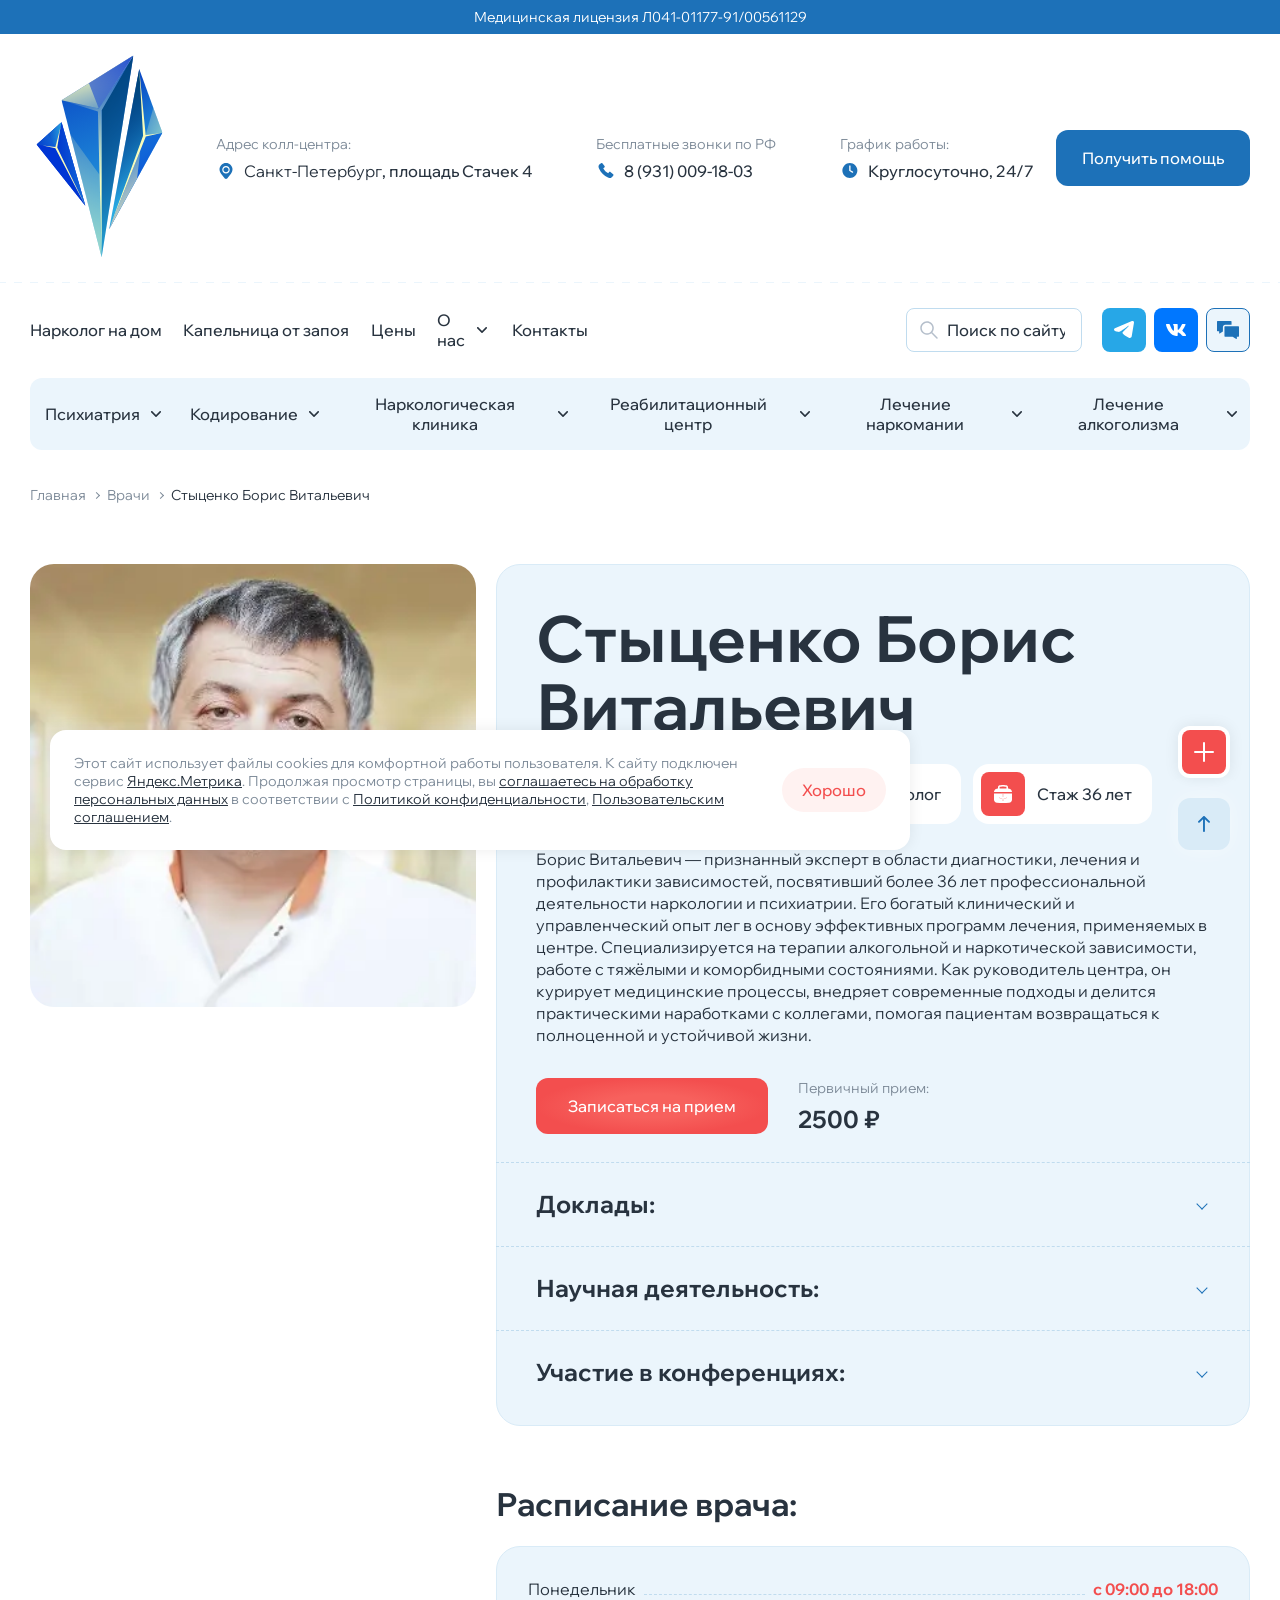
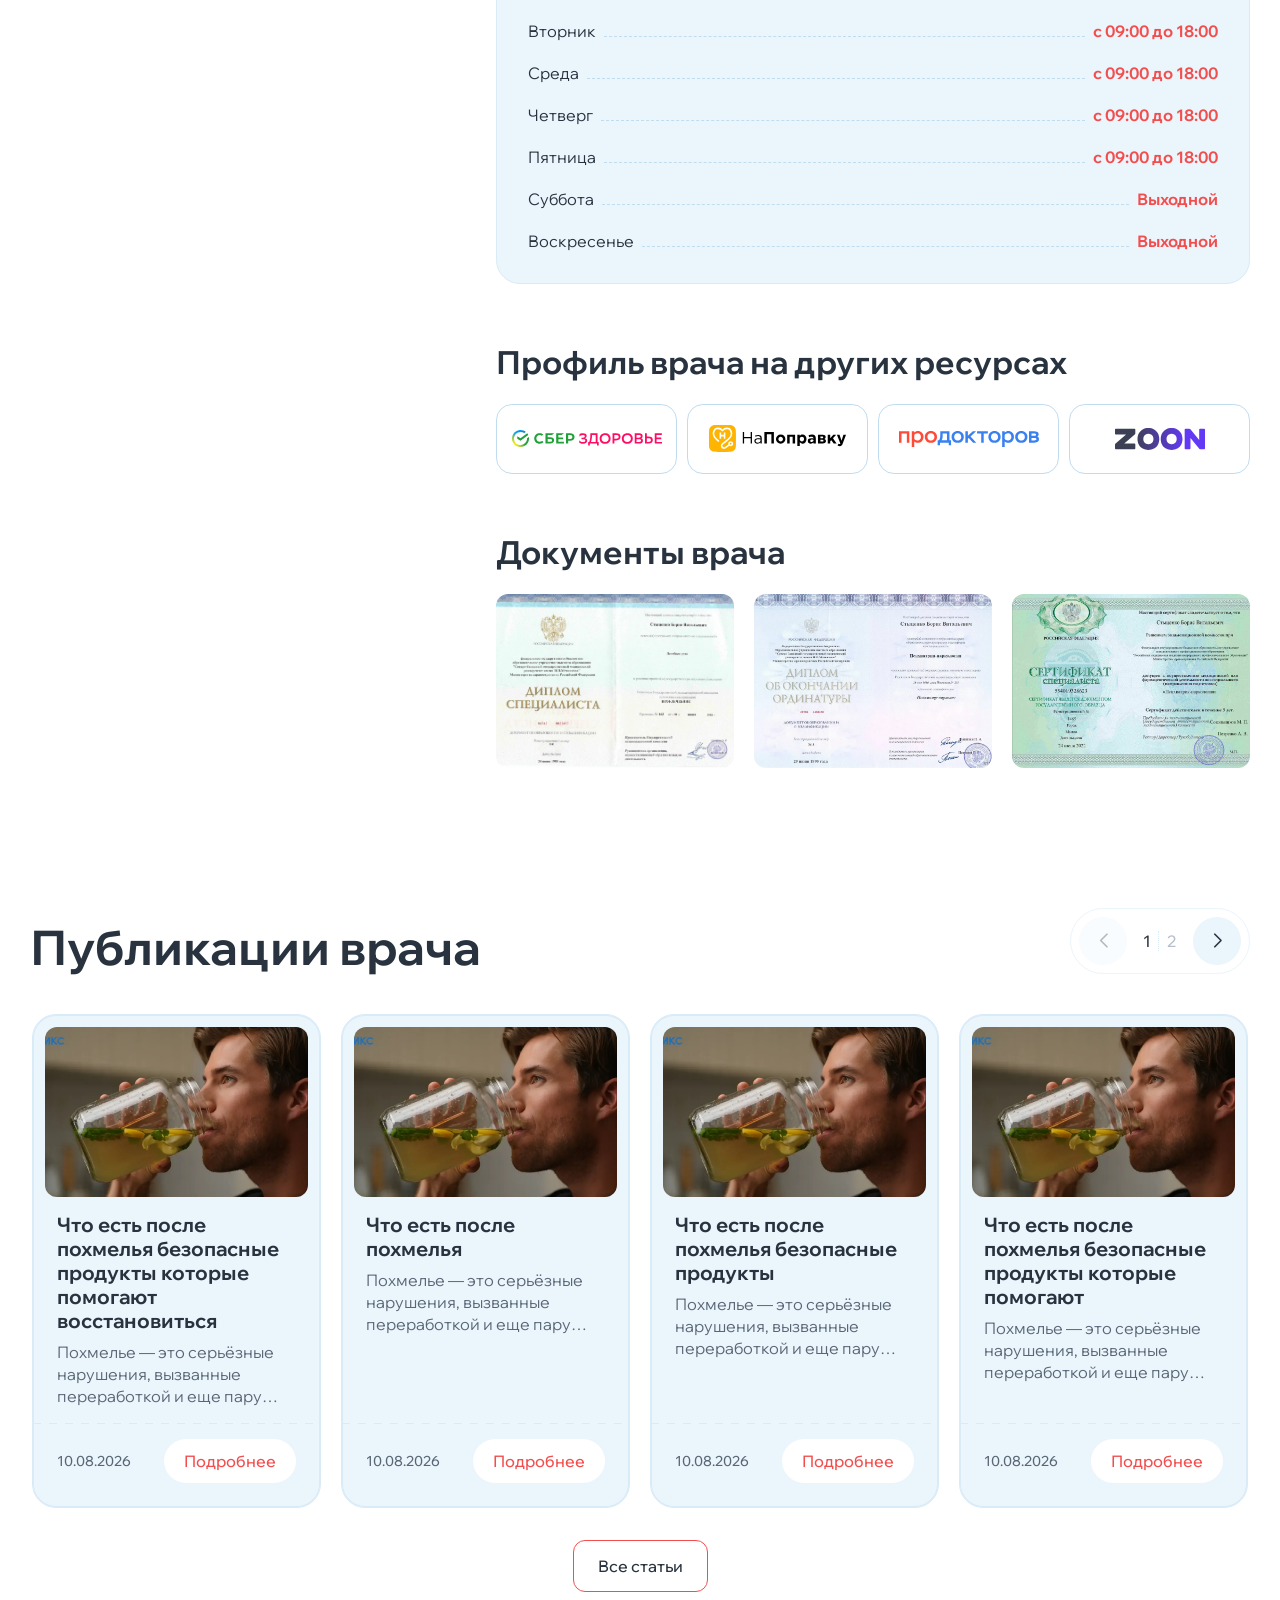
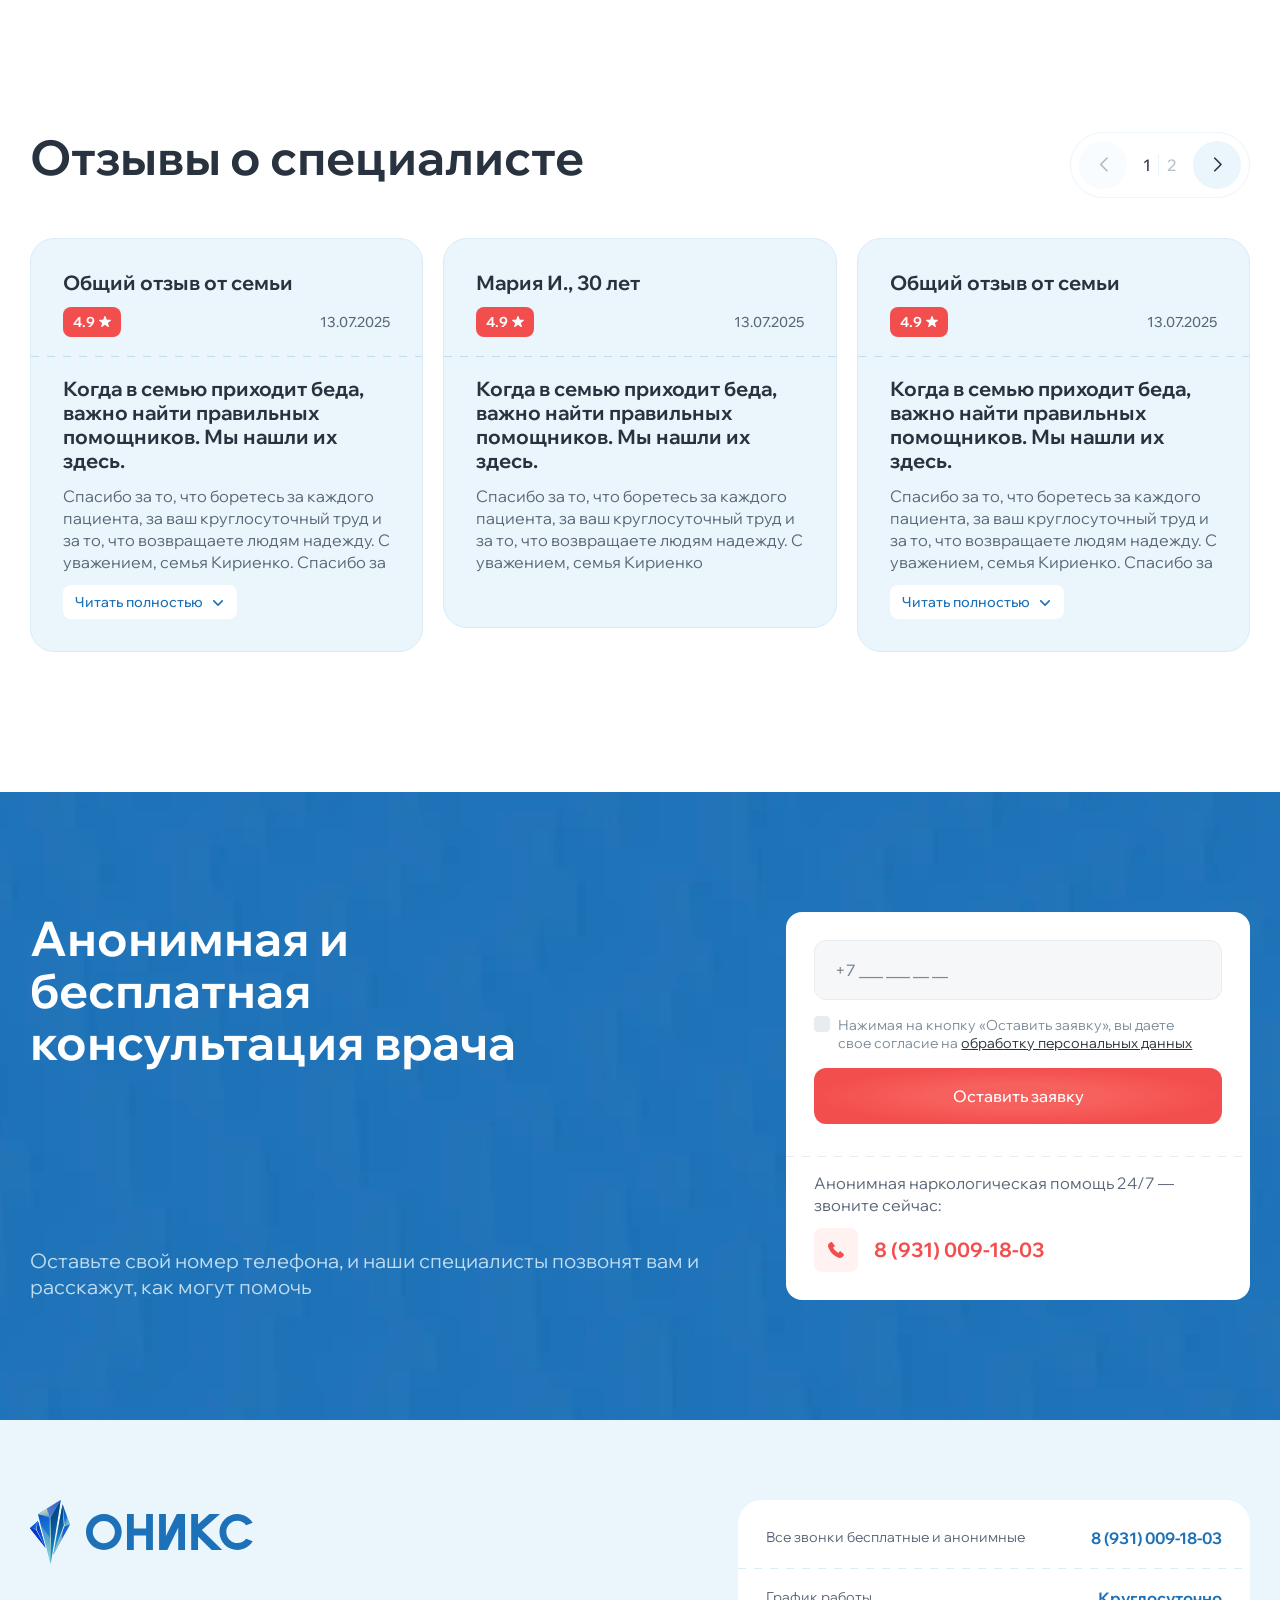
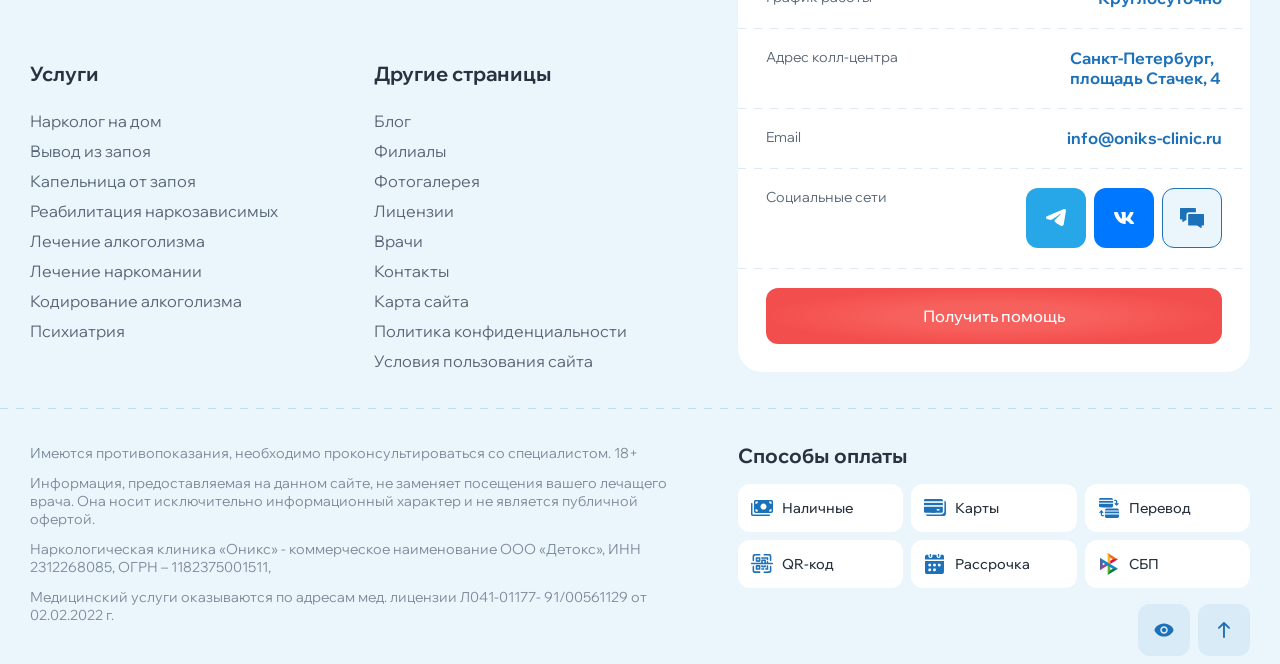
<file: doctor.html>
<!doctype html>
<html lang="ru">
	<head>
		<meta http-equiv="Content-Type" content="text/html; charset=utf-8" />
		<link rel="stylesheet" href="assets/css/build/build/swiper.css">
		<link rel="stylesheet" href="assets/css/build/build/fancybox.min.css">
		<link rel="stylesheet" href="assets/css/styles.css">
		
		
		<title>Name</title>
		<meta name='keywords' content='' />
		<meta name='description' content='' />
		<meta name="viewport" content="width=device-width, initial-scale=1, maximum-scale=1, user-scalable=0" />
		<meta http-equiv="X-UA-Compatible" content="IE=edge">
		<script src="assets/js/build/swiper-bundle.min.js" defer></script> 
		<script src="assets/js/build/fancybox.min.js" defer></script>
		<script src="assets/js/main.js" defer></script>
		<script src="assets/js/swipers.js" defer></script>
		<script src="assets/js/request.js" defer></script>
		<script src="assets/js/sourcebuster.min.js" defer></script>
		<script> </script>
	</head>
	<body>
		<div class="page">
			<header class="header">
				<div class="header__frame">
					<div class="header__license">Медицинская лицензия Л041-01177-91/00561129</div>
			
					<div class="container header__layout">
						<a class="header__brand" href="/">
							<picture>
								<source media="(max-width: 1023px)" srcset="assets/img/logo-mobile.svg" type="image/svg+xml" />
								<img src="assets/img/logo.svg" alt="Оникс" width="147" height="44" />
							</picture>
						</a>
			
						<div class="header__mobilebar">
							<a class="header__mobilecall" href="tel:+79310091803">
								<img src="assets/img/icons/phone-mobile.svg" alt="" />
								<span>
									<strong>8 (931) 009-18-03</strong>
									<span class="header__mobilehours">Круглосуточно, 24/7</span>
								</span>
							</a>
							<a class="header__network network tg" href="/telegram/">
								<img src="assets/img/icons/telegram.svg" alt="Telegram" />
							</a>
							<button class="header__burger" type="button" title="Открыть меню">
								<img src="assets/img/icons/burger.svg" alt="" />
								<img src="assets/img/icons/close.svg" alt="" />
							</button>
						</div>
			
						<button class="header__help primary-btn popup-btn" data-path="popup-change">Получить помощь</button>
			
						<nav class="header__nav">
							<form class="header__search popup-btn" data-path="popup-search">
								<input type="search" placeholder="Поиск по сайту" required />
								<button>
									<picture>
										<source media="(max-width: 1023px)" srcset="assets/img/icons/search-mobile.svg" type="image/svg+xml" />
										<img src="assets/img/icons/search.svg" alt="Найти" width="20" height="20" />
									</picture>
								</button>
							</form>
			
							<button class="header__urgent secondary-btn popup-btn" data-path="popup-change">Срочный вызов врача</button>
			
							<ul class="header__primary">
								<li class="header__item">
									<a class="header__navlink" href="/narkolog-na-dom/">Нарколог на дом</a>
								</li>
								<li class="header__item">
									<a class="header__navlink" href="/kapelnica-ot-zapoya/">Капельница от запоя</a>
								</li>
								<li class="header__item header__item--first">
									<a class="header__navlink" href="/ceny/">Цены</a>
								</li>
								<li class="header__item header__item--about">
									<div class="header__entry">
										<a class="header__navlink" href="/o-nas/">О нас</a>
										<button class="header__toggle" type="button" title="Раскрыть подменю «О нас»"></button>
									</div>
									<div class="header__dropdown" inert>
										<ul class="header__sublinks">
											<li><a href="/vrachi/">Врачи</a></li>
											<li><a href="/licenzii/">Лицензии</a></li>
											<li><a href="/ceny/">Цены</a></li>
											<li><a href="/blog/">Блог</a></li>
											<li><a href="/fotogalereya/">Фотогалерея</a></li>
										</ul>
									</div>
								</li>
								<li class="header__item header__item--first">
									<a class="header__navlink" href="/kontakty/">Контакты</a>
								</li>
							</ul>
			
							<ul class="header__services">
								<li class="header__item header__item--service">
									<div class="header__entry">
										<a class="header__navlink" href="/psihiatriya/">Психиатрия</a>
										<button class="header__toggle" type="button" title="Раскрыть подменю «Психиатрия»"></button>
									</div>
									<div class="header__dropdown" inert>
										<ul class="header__sublinks">
											<li><a href="/psihiatriya/">Психиатрия</a></li>
											<li><a href="/psihiatriya/konsultaciya/">Консультация психиатра</a></li>
										</ul>
									</div>
								</li>
								<li class="header__item header__item--service">
									<div class="header__entry">
										<a class="header__navlink" href="/kodirovanie/">Кодирование</a>
										<button class="header__toggle" type="button" title="Раскрыть подменю «Кодирование»"></button>
									</div>
									<div class="header__dropdown" inert>
										<ul class="header__sublinks">
											<li><a href="/kodirovanie/na-domu/">Кодирование на дому</a></li>
											<li><a href="/kodirovanie/metod-dovzhenko/">Метод Довженко</a></li>
											<li><a href="/kodirovanie/torpedo/">Препаратом «Торпедо»</a></li>
											<li><a href="/kodirovanie/esperal/">Препаратом «Эспераль»</a></li>
											<li><a href="/kodirovanie/dvojnoj-blok/">Двойной блок</a></li>
											<li><a href="/kodirovanie/gipnoz/">Гипноз</a></li>
											<li><a href="/kodirovanie/vshivanie-ampuly/">Вшивание ампулы</a></li>
											<li><a href="/kodirovanie/ukolom/">Кодирование уколом</a></li>
											<li><a href="/kodirovanie/igloukalyvaniem/">Кодирование иглоукалыванием</a></li>
											<li><a href="/kodirovanie/disulfiram/">Препаратом «Дисульфирам»</a></li>
											<li><a href="/kodirovanie/algominal/">Препаратом «Алгоминал»</a></li>
											<li><a href="/kodirovanie/raskodirovanie/">Раскодирование</a></li>
										</ul>
									</div>
								</li>
								<li class="header__item header__item--service">
									<div class="header__entry">
										<a class="header__navlink" href="/narkologicheskaya-klinika/">Наркологическая клиника</a>
										<button class="header__toggle" type="button" title="Раскрыть подменю «Наркологическая клиника»"></button>
									</div>
									<div class="header__dropdown" inert>
										<ul class="header__sublinks">
											<li><a href="/narkologicheskaya-klinika/">Наркологическая клиника</a></li>
											<li><a href="/narkolog-na-dom/">Нарколог на дом</a></li>
										</ul>
									</div>
								</li>
								<li class="header__item header__item--service">
									<div class="header__entry">
										<a class="header__navlink" href="/reabilitacionnyj-centr/">Реабилитационный центр</a>
										<button class="header__toggle" type="button" title="Раскрыть подменю «Реабилитационный центр»"></button>
									</div>
									<div class="header__dropdown" inert>
										<ul class="header__sublinks">
											<li><a href="/reabilitacionnyj-centr/">Реабилитационный центр</a></li>
										</ul>
									</div>
								</li>
								<li class="header__item header__item--service">
									<div class="header__entry">
										<a class="header__navlink" href="/lechenie-narkomanii/">Лечение наркомании</a>
										<button class="header__toggle" type="button" title="Раскрыть подменю «Лечение наркомании»"></button>
									</div>
									<div class="header__dropdown" inert>
										<ul class="header__sublinks">
											<li><a href="/lechenie-narkomanii/">Лечение наркомании</a></li>
										</ul>
									</div>
								</li>
								<li class="header__item header__item--service">
									<div class="header__entry">
										<a class="header__navlink" href="/lechenie-alkogolizma/">Лечение алкоголизма</a>
										<button class="header__toggle" type="button" title="Раскрыть подменю «Лечение алкоголизма»"></button>
									</div>
									<div class="header__dropdown" inert>
										<ul class="header__sublinks">
											<li><a href="/lechenie-alkogolizma/">Лечение алкоголизма</a></li>
											<li><a href="/kapelnica-ot-zapoya/">Капельница от запоя</a></li>
										</ul>
									</div>
								</li>
							</ul>
			
							<div class="header__contacts">
								<div class="header__info">
									<div class="header__contact header__contact--address">
										<div class="header__caption">Адрес колл-центра:</div>
										<div class="header__value">
											<img src="assets/img/icons/location.svg" alt="" />
											<span><button class="popup-btn" data-path="popup-city">Санкт-Петербург</button>, площадь Стачек 4</span>
										</div>
									</div>
			
									<div class="header__contact header__contact--phone">
										<div class="header__caption">
											<span class="header__desktoptext">Бесплатные звонки по РФ</span>
											<span class="header__mobiletext">Все звонки бесплатные и анонимные</span>
										</div>
										<a class="header__value" href="tel:+79310091803">
											<img src="assets/img/icons/phone.svg" alt="" />
											8 (931) 009-18-03
										</a>
									</div>
			
									<div class="header__contact header__contact--hours">
										<div class="header__caption">График работы:</div>
										<div class="header__value">
											<img src="assets/img/icons/clock.svg" alt="" />
											<span>Круглосуточно<span class="header__desktoptext">, 24/7</span></span>
										</div>
									</div>
								</div>
			
								<div class="header__social">
									<div class="header__caption header__mobiletext">Социальные сети</div>
									<div class="networks">
										<a class="header__network network tg" href="#">
											<img src="assets/img/icons/telegram.svg" alt="Telegram" />
										</a>
										<a class="header__network network vk" href="#">
											<img src="assets/img/icons/vk.svg" alt="ВКонтакте" />
										</a>
										<a class="header__network network" href="/chat/">
											<svg width="22" height="18" viewBox="0 0 22 18" fill="none" xmlns="http://www.w3.org/2000/svg">
												<path
													d="M5.89733 5.98546V10.5884L2.73558 12.5127C2.42335 12.7019 2.16878 12.5648 2.16878 12.2068V10.3031H0.668073C0.491004 10.3027 0.321292 10.234 0.196084 10.1119C0.070877 9.98975 0.000371606 9.82432 0 9.6516V0.651487C0.000371606 0.478813 0.070877 0.313316 0.196084 0.191216C0.321292 0.0691175 0.491004 0.000362381 0.668073 0H13.8748C14.0519 0.000362381 14.2216 0.0691175 14.3468 0.191216C14.472 0.313316 14.5425 0.478813 14.5429 0.651487V3.81292H8.12518C7.53442 3.81328 6.96798 4.04228 6.55026 4.44964C6.13254 4.85699 5.8977 5.40938 5.89733 5.98546ZM22 5.98546V14.987C21.9997 15.1596 21.9291 15.3251 21.8039 15.4472C21.6787 15.5693 21.509 15.6381 21.332 15.6385H19.8565V17.608C19.8565 17.966 19.6034 18.1045 19.2898 17.9152L15.6259 15.685C15.6025 15.6707 15.58 15.6552 15.5584 15.6385H8.12518C7.94811 15.6381 7.7784 15.5693 7.65319 15.4472C7.52798 15.3251 7.45748 15.1596 7.4571 14.987V5.98546C7.45785 5.8129 7.52847 5.64761 7.6536 5.52558C7.77873 5.40356 7.94822 5.33469 8.12518 5.33396H21.332C21.509 5.33433 21.6787 5.40308 21.8039 5.52518C21.9291 5.64729 21.9997 5.81278 22 5.98546Z"
													fill="#1D71B8"
												/>
											</svg>
										</a>
									</div>
								</div>
							</div>
						</nav>
					</div>
			
					<div class="header__backdrop"></div>
				</div>
			</header>
			<main class="main">
<section class="doctor section-offset">
    <div class="container">
        <ul class="breadcrumbs">
            <li><a href="#">Главная</a></li>
            <li><a href="#">Врачи</a></li>
            <li>Стыценко Борис Витальевич</li>
        </ul>

        <div class="doctor__layout">
            <picture class="doctor__photo">
                <source srcset="assets/img/doctors/stytsenko.webp" type="image/webp">
                <img src="assets/img/doctors/stytsenko.jpg" alt="Стыценко Борис Витальевич, психиатр-нарколог">
            </picture>

            <div class="doctor__body">
                <div class="doctor__card">
                    <h1 class="title-h1 doctor__name">Стыценко Борис Витальевич</h1>

                    <div class="doctor__badges">
                        <div class="doctor__badge">
                            <span class="doctor__icon"><img src="assets/img/icons/user.svg" alt=""></span>
                            <span>Руководитель клиники, психиатр-нарколог</span>
                        </div>

                        <div class="doctor__badge">
                            <span class="doctor__icon"><img src="assets/img/icons/briefcase.svg" alt=""></span>
                            <span>Стаж 36 лет</span>
                        </div>
                    </div>

                    <div class="doctor__about">
                        <p>Борис Витальевич — признанный эксперт в области диагностики, лечения и профилактики зависимостей, посвятивший более 36 лет профессиональной деятельности наркологии и психиатрии. Его богатый клинический и управленческий опыт лег в основу эффективных программ лечения, применяемых в центре. Специализируется на терапии алкогольной и наркотической зависимости, работе с тяжёлыми и коморбидными состояниями. Как руководитель центра, он курирует медицинские процессы, внедряет современные подходы и делится практическими наработками с коллегами, помогая пациентам возвращаться к полноценной и устойчивой жизни.</p>
                    </div>

                    <div class="doctor__actions">
                        <button class="secondary-btn doctor__submit popup-btn" type="button" data-path="popup-change">Записаться на прием</button>

                        <div class="doctor__price">
                            <span>Первичный прием:</span>
                            <strong>2500 ₽</strong>
                        </div>
                    </div>

                    <div class="doctor__accordions">
                        <div class="doctor__item">
                            <button class="doctor__toggle accordion" type="button">
                                <span>Доклады:</span>
                                <span class="doctor__arrow accordion__btn"></span>
                            </button>

                            <div class="doctor__content accordion__content">
                                <div class="doctor__text">
                                    <ul>
                                        <li><strong>2004</strong> — «Клинико-поведенческие особенности алкогольной зависимости»</li>
                                        <li><strong>2010</strong> — «Эффективность сочетания психотерапии и фармакотерапии»</li>
                                        <li><strong>2016</strong> — «Индивидуализация программ терапии зависимостей»</li>
                                        <li><strong>2020</strong> — «Организация помощи пациентам с хроническими зависимостями»</li>
                                        <li><strong>2023</strong> — «Профилактика рецидивов при длительном анамнезе зависимости»</li>
                                    </ul>
                                </div>
                            </div>
                        </div>

                        <div class="doctor__item">
                            <button class="doctor__toggle accordion" type="button">
                                <span>Научная деятельность:</span>
                                <span class="doctor__arrow accordion__btn"></span>
                            </button>

                            <div class="doctor__content accordion__content">
                                <div class="doctor__text">
                                    <ul>
                                        <li>Исследование факторов формирования устойчивой зависимости</li>
                                        <li>Разработка авторских программ комбинированного лечения</li>
                                        <li>Клинические наблюдения эффективности персонализированной терапии</li>
                                        <li>Экспертное участие в обновлении стандартов наркологической помощи</li>
                                        <li>Консультирование специалистов и руководителей центров</li>
                                    </ul>
                                </div>
                            </div>
                        </div>

                        <div class="doctor__item">
                            <button class="doctor__toggle accordion" type="button">
                                <span>Участие в конференциях:</span>
                                <span class="doctor__arrow accordion__btn"></span>
                            </button>

                            <div class="doctor__content accordion__content">
                                <div class="doctor__text">
                                    <ul>
                                        <li><strong>1999</strong> — Всероссийская конференция молодых психиатров</li>
                                        <li><strong>2004</strong> — Форум «Наркология России»</li>
                                        <li><strong>2010</strong> — Международная конференция по аддиктологии (Москва)</li>
                                        <li><strong>2015</strong> — Съезд Российского общества психиатров</li>
                                        <li><strong>2018</strong> — Межрегиональная конференция по профилактике зависимостей</li>
                                        <li><strong>2021</strong> — Форум «Психическое здоровье и общество»</li>
                                        <li><strong>2023</strong> — Всероссийская конференция аддиктологов</li>
                                        <li><strong>2024</strong> — Форум «Современная психиатрия и наркология»</li>
                                    </ul>
                                </div>
                            </div>
                        </div>
                    </div>
                </div>

                <div class="doctor__part">
                    <div class="doctor__heading section__title">Расписание врача:</div>

                    <div class="doctor__schedule">
                        <div class="doctor__day">
                            <span>Понедельник</span>
                            <strong>c 09:00 до 18:00</strong>
                        </div>
                        <div class="doctor__day">
                            <span>Вторник</span>
                            <strong>c 09:00 до 18:00</strong>
                        </div>
                        <div class="doctor__day">
                            <span>Среда</span>
                            <strong>c 09:00 до 18:00</strong>
                        </div>
                        <div class="doctor__day">
                            <span>Четверг</span>
                            <strong>c 09:00 до 18:00</strong>
                        </div>
                        <div class="doctor__day">
                            <span>Пятница</span>
                            <strong>c 09:00 до 18:00</strong>
                        </div>
                        <div class="doctor__day">
                            <span>Суббота</span>
                            <strong>Выходной</strong>
                        </div>
                        <div class="doctor__day">
                            <span>Воскресенье</span>
                            <strong>Выходной</strong>
                        </div>
                    </div>
                </div>

                <div class="doctor__part">
                    <div class="doctor__heading section__title">Профиль врача на других ресурсах</div>

                    <div class="doctor__resources">
                        <a class="doctor__resource doctor__resource--sber" href="#">
                            <img src="assets/img/icons/sberhealth.svg" loading="lazy" alt="СберЗдоровье">
                        </a>
                        <a class="doctor__resource" href="#">
                            <img src="assets/img/icons/napopravku.svg" loading="lazy" alt="НаПоправку">
                        </a>
                        <a class="doctor__resource" href="#">
                            <img src="assets/img/icons/prodoctorov.svg" loading="lazy" alt="ПроДокторов">
                        </a>
                        <a class="doctor__resource doctor__resource--zoon" href="#">
                            <img src="assets/img/icons/zoon.svg" loading="lazy" alt="Zoon">
                        </a>
                    </div>
                </div>

                <div class="doctor__part doctor__documents">
                    <div class="doctor__heading section__title">Документы врача</div>

                    <div class="swiper doctor__slider">
                        <div class="swiper-wrapper doctor__list">
                            <button class="swiper-slide doctor__document img-animation" type="button" data-fancybox="doctor-documents" data-src="assets/img/doctor/document-1.jpg">
                                <picture>
                                    <source srcset="assets/img/doctor/document-1.webp" type="image/webp">
                                    <img src="assets/img/doctor/document-1.jpg" loading="lazy" alt="Диплом специалиста Стыценко Бориса Витальевича">
                                </picture>
                            </button>

                            <button class="swiper-slide doctor__document img-animation" type="button" data-fancybox="doctor-documents" data-src="assets/img/doctor/document-2.jpg">
                                <picture>
                                    <source srcset="assets/img/doctor/document-2.webp" type="image/webp">
                                    <img src="assets/img/doctor/document-2.jpg" loading="lazy" alt="Диплом об окончании ординатуры Стыценко Бориса Витальевича">
                                </picture>
                            </button>

                            <button class="swiper-slide doctor__document img-animation" type="button" data-fancybox="doctor-documents" data-src="assets/img/doctor/document-3.jpg">
                                <picture>
                                    <source srcset="assets/img/doctor/document-3.webp" type="image/webp">
                                    <img src="assets/img/doctor/document-3.jpg" loading="lazy" alt="Сертификат специалиста Стыценко Бориса Витальевича">
                                </picture>
                            </button>
                        </div>
                    </div>

                    <div class="doctor__controls">
                        <div class="swiper-pagination doctor__pagination"></div>
                    </div>
                </div>
            </div>
        </div>
    </div>
</section>


<section class="articles section-offset">
    <div class="container">
        <div class="section__title articles__heading">
            <div class="title-h2">Публикации врача</div>
            <div class="swiper-btns articles__navigation">
                <button class="swiper-button-prev articles__prev" type="button" title="Предыдущая статья"></button>
                <div class="swiper-pagination-fraction">
                    <span class="swiper-pagination-current">1</span><span class="swiper-pagination-total">1</span>
                </div>
                <button class="swiper-button-next articles__next" type="button" title="Следующая статья"></button>
            </div>
        </div>

        <div class="articles__carousel">
            <div class="swiper articles__slider">
                <div class="swiper-wrapper">
                    <a href="#" class="swiper-slide articles__card">
                        <picture class="articles__image">
                            <source srcset="assets/img/articles/hangover.webp" type="image/webp">
                            <img src="assets/img/articles/hangover.jpg" loading="lazy" alt="">
                        </picture>
                        <div class="articles__copy">
                            <div class="articles__name">Что есть после похмелья безопасные продукты которые помогают восстановиться</div>
                            <p class="articles__text">Похмелье — это серьёзные нарушения, вызванные переработкой и еще пару слов для строки</p>
                        </div>
                        <div class="articles__footer">
                            <span class="articles__date">10.08.2026</span>
                            <span class="articles__link" href="#">Подробнее</span>
                        </div>
                    </a>

                    <a href="#" class="swiper-slide articles__card">
                        <picture class="articles__image">
                            <source srcset="assets/img/articles/hangover.webp" type="image/webp">
                            <img src="assets/img/articles/hangover.jpg" loading="lazy" alt="">
                        </picture>
                        <div class="articles__copy">
                            <div class="articles__name">Что есть после похмелья</div>
                            <p class="articles__text">Похмелье — это серьёзные нарушения, вызванные переработкой и еще пару слов для строки</p>
                        </div>

                        <div class="articles__footer">
                            <span class="articles__date">10.08.2026</span>
                            <span class="articles__link" href="#">Подробнее</span>
                        </div>
                    </a>

                    <a href="#" class="swiper-slide articles__card">
                        <picture class="articles__image">
                            <source srcset="assets/img/articles/hangover.webp" type="image/webp">
                            <img src="assets/img/articles/hangover.jpg" loading="lazy" alt="">
                        </picture>
                        <div class="articles__copy">
                            <div class="articles__name">Что есть после похмелья безопасные продукты</div>
                            <p class="articles__text">Похмелье — это серьёзные нарушения, вызванные переработкой и еще пару слов для строки Похмелье — это серьёзные нарушения, вызванные переработкой и еще пару слов для строки</p>
                        </div>

                        <div class="articles__footer">
                            <span class="articles__date">10.08.2026</span>
                            <span class="articles__link" href="#">Подробнее</span>
                        </div>
                    </a>

                    <a href="#" class="swiper-slide articles__card">
                        <picture class="articles__image">
                            <source srcset="assets/img/articles/hangover.webp" type="image/webp">
                            <img src="assets/img/articles/hangover.jpg" loading="lazy" alt="">
                        </picture>
                        <div class="articles__copy">
                            <div class="articles__name">Что есть после похмелья безопасные продукты которые помогают</div>
                            <p class="articles__text">Похмелье — это серьёзные нарушения, вызванные переработкой и еще пару слов для строки</p>
                        </div>

                        <div class="articles__footer">
                            <span class="articles__date">10.08.2026</span>
                            <span class="articles__link" href="#">Подробнее</span>
                        </div>
                    </a>

                    <a href="#" class="swiper-slide articles__card">
                        <picture class="articles__image">
                            <source srcset="assets/img/articles/hangover.webp" type="image/webp">
                            <img src="assets/img/articles/hangover.jpg" loading="lazy" alt="">
                        </picture>
                        <div class="articles__copy">
                            <div class="articles__name">Что есть после похмелья безопасные продукты которые помогают</div>
                            <p class="articles__text">Похмелье — это серьёзные нарушения, вызванные переработкой и еще пару слов для строки</p>
                        </div>

                        <div class="articles__footer">
                            <span class="articles__date">10.08.2026</span>
                            <span class="articles__link" href="#">Подробнее</span>
                        </div>
                    </a>
                </div>
            </div>

            <div class="swiper-pagination articles__pagination"></div>
        </div>

        <div class="articles__bottom">
            <a class="border-btn articles__all" href="#">Все статьи</a>
        </div>
    </div>
</section>


<section class="reviews section-offset" id="reviews">
    <div class="container">
        <div class="section__title section__top">
            <div class="title-h2">Отзывы о специалисте</div>
            <div class="swiper-btns reviews__navigation">
                <button class="swiper-button-prev reviews__prev" type="button" title="Предыдущий отзыв"></button>
                <div class="swiper-pagination-fraction">
                    <span class="swiper-pagination-current">1</span><span class="swiper-pagination-total">1</span>
                </div>
                <button class="swiper-button-next reviews__next" type="button" title="Следующий отзыв"></button>
            </div>
        </div>

        <div class="swiper reviews__slider">
            <div class="swiper-wrapper">
                <div class="swiper-slide reviews__card">
                    <div class="reviews__head">
                        <div class="reviews__author">Общий отзыв от семьи</div>
                        <div class="reviews__meta">
                            <span class="reviews__rating">4.9 <img src="assets/img/icons/star.svg" alt=""></span>
                            <span class="reviews__date">13.07.2025</span>
                        </div>
                    </div>

                    <div class="reviews__body">
                        <div class="reviews__name">Когда в семью приходит беда, важно найти правильных помощников. Мы нашли их здесь.</div>
                        <p class="reviews__text">Спасибо за то, что боретесь за каждого пациента, за ваш круглосуточный труд и за то, что возвращаете людям надежду. С уважением, семья Кириенко. Спасибо за то, что боретесь за каждого пациента, за ваш круглосуточный труд и за то, что возвращаете людям надежду. С уважением, семья Кириенко людям надежду. С уважением, семья Кириенко</p>
                        <button class="btn-more reviews__more">Читать полностью</button>
                    </div>
                </div>

                <div class="swiper-slide reviews__card">
                    <div class="reviews__head">
                        <div class="reviews__author">Мария И., 30 лет</div>
                        <div class="reviews__meta">
                            <span class="reviews__rating">4.9 <img src="assets/img/icons/star.svg" alt=""></span>
                            <span class="reviews__date">13.07.2025</span>
                        </div>
                    </div>

                    <div class="reviews__body">
                        <div class="reviews__name">Когда в семью приходит беда, важно найти правильных помощников. Мы нашли их здесь.</div>
                        <p class="reviews__text">Спасибо за то, что боретесь за каждого пациента, за ваш круглосуточный труд и за то, что возвращаете людям надежду. С уважением, семья Кириенко</p>
                        <button class="btn-more reviews__more">Читать полностью</button>
                    </div>
                </div>

                <div class="swiper-slide reviews__card">
                    <div class="reviews__head">
                        <div class="reviews__author">Общий отзыв от семьи</div>
                        <div class="reviews__meta">
                            <span class="reviews__rating">4.9 <img src="assets/img/icons/star.svg" alt=""></span>
                            <span class="reviews__date">13.07.2025</span>
                        </div>
                    </div>

                    <div class="reviews__body">
                        <div class="reviews__name">Когда в семью приходит беда, важно найти правильных помощников. Мы нашли их здесь.</div>
                        <p class="reviews__text">Спасибо за то, что боретесь за каждого пациента, за ваш круглосуточный труд и за то, что возвращаете людям надежду. С уважением, семья Кириенко. Спасибо за то, что боретесь за каждого пациента, за ваш круглосуточный труд и за то, что возвращаете людям надежду. С уважением, семья Кириенко людям надежду. С уважением, семья Кириенко</p>
                        <button class="btn-more reviews__more">Читать полностью</button>
                    </div>
                </div>

                <div class="swiper-slide reviews__card">
                    <div class="reviews__head">
                        <div class="reviews__author">Общий отзыв от семьи</div>
                        <div class="reviews__meta">
                            <span class="reviews__rating">4.9 <img src="assets/img/icons/star.svg" alt=""></span>
                            <span class="reviews__date">13.07.2025</span>
                        </div>
                    </div>

                    <div class="reviews__body">
                        <div class="reviews__name">Когда в семью приходит беда, важно найти правильных помощников. Мы нашли их здесь.</div>
                        <p class="reviews__text">Спасибо за то, что боретесь за каждого пациента, за ваш круглосуточный труд и за то, что возвращаете людям надежду. С уважением, семья Кириенко. Спасибо за то, что боретесь за каждого пациента, за ваш круглосуточный труд и за то, что возвращаете людям надежду. С уважением, семья Кириенко людям надежду. С уважением, семья Кириенко</p>
                        <button class="btn-more reviews__more">Читать полностью</button>
                    </div>
                </div>
            </div>
        </div>

        <div class="swiper-pagination reviews__pagination"></div>
    </div>
</section>


<section class="consultation section-padding dark">
    <div class="container consultation__layout">
        <div class="consultation__intro">
            <div class="title-h2 consultation__title">Анонимная и бесплатная консультация врача</div>
            <p class="consultation__text">Оставьте свой номер телефона, и наши специалисты позвонят вам и расскажут, как могут помочь</p>
        </div>

        <div class="consultation__card">
            <form class="consultation__form">
                <input name='catalogue' type='hidden' value='<?= $current_catalogue["Catalogue_ID"] ?>' />
                <input name="bitrixID" type="hidden" value='<?= $current_catalogue["BitrixID"] ?>'>
                <input name='city' type='hidden' value='<?= $current_catalogue["Catalogue_Name"] ?>' />
                <input name='type' type='hidden' value='request' />
                <input name='cc' type='hidden' value='2' />
                <input name='sub' type='hidden' value='8' />
                <input name='mes' type='hidden' value='22' />
                <input name="urlMessage" type="hidden" value="">
                <input name="title_url_message" type="hidden" value="">                <input type="tel" name="params[phone][]" placeholder="+7 ___ ___ __ __" required>

                <div class="politic consultation__consent">
                    <input type="checkbox" name="consent" id="consultation-consent" value="1" required>
                    <span><label for="consultation-consent">Нажимая на кнопку «Оставить заявку», вы даете свое согласие на</label> <a href="#">обработку персональных данных</a></span>
                </div>

                <button class="secondary-btn consultation__submit" type="submit">Оставить заявку</button>
            </form>

            <div class="consultation__contact">
                <p>Анонимная наркологическая помощь 24/7 — звоните сейчас:</p>
                <a class="consultation__phone" href="tel:+79310091803">
                    <img src="assets/img/icons/phone-red.svg" alt="">
                    <span>8 (931) 009-18-03</span>
                </a>
            </div>
        </div>
    </div>
</section>

</main>
			<footer class="footer">
    <div class="container footer__top">
        <a class="footer__logo" href="#">
            <picture class=''>
                <source srcset='assets/img/logo.svg' type='image/svg+xml'>
                <img src='assets/img/logo.png' decoding='async' loading='lazy' alt='Оникс'>
            </picture>
        </a>

        <div class="footer__contacts">
            <div class="footer__contact">
                <span class="footer__label">Все звонки бесплатные и анонимные</span>
                <a class="footer__value" href="tel:+79310091803">8 (931) 009-18-03</a>
            </div>
            <div class="footer__contact">
                <span class="footer__label">График работы</span>
                <span class="footer__value">Круглосуточно</span>
            </div>
            <div class="footer__contact">
                <span class="footer__label">Адрес колл-центра</span>
                <address class="footer__value footer__address">Санкт-Петербург, площадь Стачек, 4</address>
            </div>
            <div class="footer__contact">
                <span class="footer__label">Email</span>
                <a class="footer__value" href="#">info@oniks-clinic.ru</a>
            </div>
            <div class="footer__contact">
                <span class="footer__label">Социальные сети</span>
                <div class="networks footer__networks">
                    <a class="network tg footer__network" href="#">
                        <img src="assets/img/icons/telegram.svg" alt="Telegram">
                    </a>
                    <a class="network vk footer__network" href="#">
                        <img src="assets/img/icons/vk.svg" alt="ВКонтакте">
                    </a>
                    <a class="network footer__network" href="#">
                        <svg width="24" height="20" viewBox="0 0 24 20" fill="none" xmlns="http://www.w3.org/2000/svg">
                            <path d="M6.43345 6.65051V11.7649L2.98427 13.903C2.64366 14.1133 2.36594 13.9609 2.36594 13.5631V11.4479H0.728807C0.53564 11.4475 0.350501 11.3711 0.21391 11.2355C0.0773203 11.0997 0.000405389 10.9159 0 10.724V0.723875C0.000405389 0.532015 0.0773203 0.348129 0.21391 0.212463C0.350501 0.0767973 0.53564 0.000402645 0.728807 0H15.1362C15.3294 0.000402645 15.5145 0.0767973 15.651 0.212463C15.7877 0.348129 15.8646 0.532015 15.865 0.723875V4.23657H8.86383C8.21937 4.23698 7.60144 4.49143 7.14574 4.94405C6.69005 5.39665 6.43386 6.01042 6.43345 6.65051ZM24 6.65051V16.6522C23.9996 16.844 23.9226 17.0279 23.7861 17.1635C23.6495 17.2993 23.4643 17.3756 23.2712 17.3761H21.6617V19.5645C21.6617 19.9622 21.3855 20.1161 21.0434 19.9058L17.0465 17.4278C17.0209 17.4119 16.9963 17.3946 16.9728 17.3761H8.86383C8.67066 17.3756 8.48552 17.2993 8.34893 17.1635C8.21234 17.0279 8.13543 16.844 8.13502 16.6522V6.65051C8.13583 6.45877 8.21287 6.27512 8.34938 6.13954C8.48588 6.00395 8.67078 5.92744 8.86383 5.92663H23.2712C23.4643 5.92704 23.6495 6.00343 23.7861 6.13909C23.9226 6.27476 23.9996 6.45865 24 6.65051Z" fill="#1D71B8" />
                        </svg>
                    </a>
                </div>
            </div>
            <div class="footer__contact">
                <button class="secondary-btn footer__request popup-btn" type="button" data-path="popup-change">Получить помощь</button>
            </div>
        </div>

        <nav class="footer__nav">
            <div>
                <div class="footer__title">Услуги</div>
                <ul class="footer__links">
                    <li><a href="#">Нарколог на дом</a></li>
                    <li><a href="#">Вывод из запоя</a></li>
                    <li><a href="#">Капельница от запоя</a></li>
                    <li><a href="#">Реабилитация наркозависимых</a></li>
                    <li><a href="#">Лечение алкоголизма</a></li>
                    <li><a href="#">Лечение наркомании</a></li>
                    <li><a href="#">Кодирование алкоголизма</a></li>
                    <li><a href="#">Психиатрия</a></li>
                </ul>
            </div>
            <div>
                <div class="footer__title">Другие страницы</div>
                <ul class="footer__links">
                    <li><a href="#">Блог</a></li>
                    <li><a href="#">Филиалы</a></li>
                    <li><a href="#">Фотогалерея</a></li>
                    <li><a href="#">Лицензии</a></li>
                    <li><a href="#">Врачи</a></li>
                    <li><a href="#">Контакты</a></li>
                    <li><a href="#">Карта сайта</a></li>
                    <li><a href="#">Политика конфиденциальности</a></li>
                    <li><a href="#">Условия пользования сайта</a></li>
                </ul>
            </div>
        </nav>
    </div>

    <div class="footer__details">
        <div class="container footer__info">
            <div class="footer__payments">
                <div class="footer__title">Способы оплаты</div>
                <ul class="footer__methods">
                    <li>
                        <img src="assets/img/icons/footer-cash.svg" alt="">
                        <span>Наличные</span>
                    </li>
                    <li>
                        <img src="assets/img/icons/footer-card.svg" alt="">
                        <span>Карты</span>
                    </li>
                    <li>
                        <img src="assets/img/icons/footer-transfer.svg" alt="">
                        <span>Перевод</span>
                    </li>
                    <li>
                        <img src="assets/img/icons/footer-qr.svg" alt="">
                        <span>QR-код</span>
                    </li>
                    <li>
                        <img src="assets/img/icons/footer-installment.svg" alt="">
                        <span>Рассрочка</span>
                    </li>
                    <li>
                        <img class="footer__sbp" src="assets/img/icons/footer-sbp.png" alt="">
                        <span>СБП</span>
                    </li>
                </ul>
            </div>

            <div class="footer__legal">
                <p>Имеются противопоказания, необходимо проконсультироваться со специалистом. 18+</p>
                <p>Информация, предоставляемая на данном сайте, не заменяет посещения вашего лечащего врача. Она носит исключительно информационный характер и не является публичной офертой.</p>
                <p>Наркологическая клиника «Оникс» - коммерческое наименование ООО «Детокс», ИНН 2312268085, ОГРН – 1182375001511,</p>
                <p>Медицинский услуги оказываются по адресам мед. лицензии Л041-01177- 91/00561129 от 02.02.2022 г.</p>
            </div>

            <div class="footer__tools">
                <button class="footer__tool" id="specialButton">
                    <img src="assets/img/icons/eye.svg" alt="Версия для слабовидящих">
                </button>
                <button class="footer__tool footer__up scroll-top">
                    <img src="assets/img/icons/up.svg" alt="Наверх">
                </button>
            </div>
        </div>
    </div>

    <div class="container footer__cities">
        <a class="footer__city footer__city--prev" href="#">
            <svg width="32" height="32" viewBox="0 0 32 32" fill="none" xmlns="http://www.w3.org/2000/svg">
                <rect width="32" height="32" rx="16" transform="matrix(-1 0 0 1 32 0)" fill="#FFF2F1" />
                <path d="M14.9674 13.0621C15.0795 12.9424 15.1405 12.7841 15.1376 12.6204C15.1347 12.4568 15.0681 12.3007 14.9518 12.185C14.8355 12.0693 14.6787 12.003 14.5142 12.0001C14.3498 11.9972 14.1907 12.0579 14.0704 12.1695L10.6856 15.5379C10.5668 15.6564 10.5 15.8169 10.5 15.9842C10.5 16.1516 10.5668 16.3121 10.6856 16.4306L14.0704 19.799C14.1285 19.861 14.1986 19.9108 14.2764 19.9453C14.3543 19.9798 14.4383 19.9984 14.5235 19.9999C14.6087 20.0014 14.6934 19.9858 14.7724 19.954C14.8514 19.9223 14.9232 19.875 14.9835 19.815C15.0437 19.755 15.0912 19.6836 15.1232 19.605C15.1551 19.5263 15.1708 19.4421 15.1693 19.3573C15.1678 19.2725 15.1491 19.1888 15.1144 19.1114C15.0797 19.0339 15.0297 18.9642 14.9674 18.9064L12.6657 16.6158H20.8654C21.0337 16.6158 21.1951 16.5493 21.3141 16.4308C21.4331 16.3124 21.5 16.1518 21.5 15.9842C21.5 15.8167 21.4331 15.6561 21.3141 15.5377C21.1951 15.4192 21.0337 15.3527 20.8654 15.3527H12.6657L14.9674 13.0621Z" fill="#F34E4E" />
              </svg>
            <span>Улан-Уде</span>
        </a>
        <a class="footer__city" href="#">
            <span>Калининград</span>
            <svg width="32" height="32" viewBox="0 0 32 32" fill="none" xmlns="http://www.w3.org/2000/svg">
                <rect width="32" height="32" rx="16" fill="#FFF2F1" />
                <path d="M17.0326 13.0621C16.9205 12.9424 16.8595 12.7841 16.8624 12.6204C16.8653 12.4568 16.9319 12.3007 17.0482 12.185C17.1645 12.0693 17.3213 12.003 17.4858 12.0001C17.6502 11.9972 17.8093 12.0579 17.9296 12.1695L21.3144 15.5379C21.4332 15.6564 21.5 15.8169 21.5 15.9842C21.5 16.1516 21.4332 16.3121 21.3144 16.4306L17.9296 19.799C17.8715 19.861 17.8014 19.9108 17.7236 19.9453C17.6457 19.9798 17.5617 19.9984 17.4765 19.9999C17.3913 20.0014 17.3066 19.9858 17.2276 19.954C17.1486 19.9223 17.0768 19.875 17.0165 19.815C16.9563 19.755 16.9088 19.6836 16.8768 19.605C16.8449 19.5263 16.8292 19.4421 16.8307 19.3573C16.8322 19.2725 16.8509 19.1888 16.8856 19.1114C16.9203 19.0339 16.9703 18.9642 17.0326 18.9064L19.3343 16.6158H11.1346C10.9663 16.6158 10.8049 16.5493 10.6859 16.4308C10.5669 16.3124 10.5 16.1518 10.5 15.9842C10.5 15.8167 10.5669 15.6561 10.6859 15.5377C10.8049 15.4192 10.9663 15.3527 11.1346 15.3527H19.3343L17.0326 13.0621Z" fill="#F34E4E" />
              </svg>
        </a>
    </div>
</footer>
 
<!-- Pop-up change -->
<div class="popup popup-change" data-target="popup-change">
    <div class="popup__body">
        <div class="popup__content popup-change__content">
            <button class="close-popup close-popup-btn" type="button">
                <picture>
                    <source srcset='assets/img/icons/popup-close.svg' type='image/svg+xml'>
                    <img src='assets/img/icons/popup-close.png' decoding='async' loading='lazy' alt='Закрыть'>
                </picture>
            </button>

            <div class="popup-change__text">
                <div class="title-h2 popup-change__title original-title">Вам нужна помощь? Оставьте заявку</div>
                <p class="popup-change__subtitle">Мы свяжемся с вами и расскажем, как помочь вашему близкому</p>
            </div>

            <div class="popup-change__bottom">
                <form class="popup-change__form">
                    <input name='catalogue' type='hidden' value='<?= $current_catalogue["Catalogue_ID"] ?>' />
                    <input name="bitrixID" type="hidden" value='<?= $current_catalogue["BitrixID"] ?>'>
                    <input name='city' type='hidden' value='<?= $current_catalogue["Catalogue_Name"] ?>' />
                    <input name='type' type='hidden' value='request' />
                    <input name='cc' type='hidden' value='2' />
                    <input name='sub' type='hidden' value='8' />
                    <input name='mes' type='hidden' value='22' />
                    <input name="urlMessage" type="hidden" value="">
                    <input name="title_url_message" type="hidden" value="">                    <div class="popup-change__fields">
                        <input class="input popup-change__input" type="text" name="params[name][]" placeholder="Ваше имя" required>
                        <input class="input popup-change__input" type="tel" name="params[phone][]" placeholder="+7 ___ ___ __ __" required>
                    </div>

                    <div class="politic popup-change__consent">
                        <input type="checkbox" name="consent" id="popup-change-consent" value="1" required>
                        <span><label for="popup-change-consent">Нажимая на кнопку «Оставить заявку», вы даете свое согласие на</label> <a href="#">обработку персональных данных</a></span>
                    </div>

                    <button class="secondary-btn popup-change__btn" type="submit">Оставить заявку</button>
                </form>

                <div class="popup-change__contact">
                    <p class="popup-change__call">Или позвоните самостоятельно:</p>
                    <a class="popup-change__phone" href="tel:+79310091803">
                        <img src="assets/img/icons/phone-red.svg" alt="phone">
                        <span>8 (931) 009-18-03</span>
                    </a>
                </div>
            </div>
        </div>
    </div>
</div>

<div class="popup popup-response" data-modal-ok="result-wrapper" data-modal-open="open active">
    <div class="popup__body">
        <div class="popup__content popup-response__content">
            <button class="close-popup close-popup-btn" type="button">
                <picture>
                    <source srcset='assets/img/icons/popup-close.svg' type='image/svg+xml'>
                    <img src='assets/img/icons/popup-close.png' decoding='async' loading='lazy' alt='Закрыть'>
                </picture>
            </button>
            <img class="popup-response__icon" src="assets/img/icons/success.svg" alt="">
            <div class="result-wrapper popup-response__wrapper">
                <h3>Спасибо, ваша заявка успешно отправлена</h3>
                <p>Через 15 минут вам перезвонит наш оператор и более детально с вами все обсудит</p>
            </div>
            <button class="border-btn close-popup-btn popup-response__btn" type="button">Вернуться на сайт</button>
        </div>
    </div>
</div>

<div class="popup popup-response popup-response--error" data-modal-err="result-wrapper" data-modal-open="open active">
    <div class="popup__body">
        <div class="popup__content popup-response__content">
            <button class="close-popup close-popup-btn" type="button">
                <picture>
                    <source srcset='assets/img/icons/popup-close.svg' type='image/svg+xml'>
                    <img src='assets/img/icons/popup-close.png' decoding='async' loading='lazy' alt='Закрыть'>
                </picture>
            </button>
            <img class="popup-response__icon" src="assets/img/icons/error.svg" alt="">
            <div class="result-wrapper popup-response__wrapper">
                <h3>К сожалению, что то пошло не так</h3>
                <p>Вашу заявку не удалось обработать, попробуйте позже</p>
            </div>
            <button class="border-btn close-popup-btn popup-response__btn" type="button">Вернуться на сайт</button>
        </div>
    </div>
</div> <div class="popup popup-city search-wrapper" data-target="popup-city">
	<div class="popup__body">
		<div class="popup__content">
			<button class="close-popup close-popup-btn" type="button">
				<img src="assets/img/icons/popup-close.svg" alt="Закрыть" />
			</button>

			<div class="popup-city__head">
				<div class="title-h2 popup-city__title">Выберите ваш город</div>
				<label class="popup-city__field">
					<input class="popup-city__input" type="search" title="Поиск по городам" placeholder="Поиск по городам" />
					<span class="popup-city__submit"></span>
				</label>
				<div class="popup-city__current">
					<p class="popup-city__caption">Сейчас выбран:</p>
					<p class="popup-city__link popup-city__chosen">Санкт-Петербург</p>
				</div>
			</div>

			<div class="popup-city__body">
				<div class="popup__search">
					<p class="popup-city__caption">Популярные города:</p>
					<ul class="popup-city__list">
						<li><a class="popup-city__link search-name" href="#">Санкт-Петербург</a></li>
						<li><a class="popup-city__link search-name" href="#">Москва</a></li>
						<li><a class="popup-city__link search-name" href="#">Краснодар</a></li>
						<li><a class="popup-city__link search-name" href="#">Ростов-на-Дону</a></li>
						<li><a class="popup-city__link search-name" href="#">Воронеж</a></li>
						<li><a class="popup-city__link search-name" href="#">Ижевск</a></li>
						<li><a class="popup-city__link search-name" href="#">Волгоград</a></li>
						<li><a class="popup-city__link search-name" href="#">Комсомольск-на-Амуре</a></li>
					</ul>
				</div>

				<div class="popup__search-result none">
					<p class="popup-city__caption popup-city__count"></p>
					<p class="popup-city__caption no-results-message none">По вашему запросу городов не найдено</p>
					<ul class="popup-city__list search-list">
						<li><a class="popup-city__link search-name" href="#">Волгоград</a></li>
						<li><a class="popup-city__link search-name" href="#">Волгодонск</a></li>
						<li><a class="popup-city__link search-name" href="#">Волгореченск</a></li>
						<li><a class="popup-city__link search-name" href="#">Волжск</a></li>
						<li><a class="popup-city__link search-name" href="#">Волжский</a></li>
						<li><a class="popup-city__link search-name" href="#">Вологда</a></li>
						<li><a class="popup-city__link search-name" href="#">Володарск</a></li>
						<li><a class="popup-city__link search-name" href="#">Волоколамск</a></li>
						<li><a class="popup-city__link search-name" href="#">Волосово</a></li>
						<li><a class="popup-city__link search-name" href="#">Санкт-Петербург</a></li>
						<li><a class="popup-city__link search-name" href="#">Москва</a></li>
						<li><a class="popup-city__link search-name" href="#">Краснодар</a></li>
						<li><a class="popup-city__link search-name" href="#">Ростов-на-Дону</a></li>
						<li><a class="popup-city__link search-name" href="#">Воронеж</a></li>
						<li><a class="popup-city__link search-name" href="#">Ижевск</a></li>
						<li><a class="popup-city__link search-name" href="#">Комсомольск-на-Амуре</a></li>
					</ul>
				</div>
			</div>
		</div>
	</div>
</div>
 <div class="popup popup-search search-wrapper" data-target="popup-search">
	<div class="popup__body">
		<div class="popup__content">
			<button class="close-popup close-popup-btn" type="button">
				<img src="assets/img/icons/popup-close.svg" alt="Закрыть" />
			</button>

			<div class="popup-search__head">
				<div class="title-h2 popup-search__title">Поиск по сайту</div>
				<form class="popup-search__field">
					<input class="popup-search__input" type="search" title="Поиск по сайту" placeholder="Поиск по сайту" required />
					<button class="popup-search__submit" type="button" title="Найти"></button>
				</form>
			</div>

			<div class="popup-search__body">
				<div class="popup__search">
					<p class="popup-search__caption">Часто ищут:</p>
					<ul class="popup-search__list">
						<li><a class="popup-search__link" href="#">Кодирование на дому</a></li>
						<li><a class="popup-search__link" href="#">Метод Довженко</a></li>
						<li><a class="popup-search__link" href="#">Вшивание ампулы</a></li>
						<li><a class="popup-search__link" href="#">Кодирование уколом</a></li>
						<li><a class="popup-search__link" href="#">Кодирование иглоукалыванием</a></li>
						<li><a class="popup-search__link" href="#">Препаратом «Дисульфирам»</a></li>
						<li><a class="popup-search__link" href="#">Препаратом «Алгоминал»</a></li>
						<li><a class="popup-search__link" href="#">Раскодирование</a></li>
					</ul>
				</div>

				<div class="popup__search-result none">
					<p class="popup-search__caption popup-search__count"></p>
					<p class="popup-search__caption no-results-message none">По вашему запросу ничего не найдено</p>
					<ul class="popup-search__list search-list">
						<li>
							<a class="popup-search__link" href="#">
								<span class="search-name">Кодирование на дому</span>
								<span class="popup-search__type">Услуга</span>
							</a>
						</li>
						<li>
							<a class="popup-search__link" href="#">
								<span class="search-name">Метод Довженко</span>
								<span class="popup-search__type">Услуга</span>
							</a>
						</li>
						<li>
							<a class="popup-search__link" href="#">
								<span class="search-name">Вшивание ампулы</span>
								<span class="popup-search__type">Услуга</span>
							</a>
						</li>
						<li>
							<a class="popup-search__link" href="#">
								<span class="search-name">Кодирование уколом</span>
								<span class="popup-search__type">Услуга</span>
							</a>
						</li>
						<li>
							<a class="popup-search__link" href="#">
								<span class="search-name">Кодирование иглоукалыванием</span>
								<span class="popup-search__type">Услуга</span>
							</a>
						</li>
						<li>
							<a class="popup-search__link" href="#">
								<span class="search-name">Препаратом «Дисульфирам»</span>
								<span class="popup-search__type">Услуга</span>
							</a>
						</li>
						<li>
							<a class="popup-search__link" href="#">
								<span class="search-name">Препаратом «Алгоминал»</span>
								<span class="popup-search__type">Услуга</span>
							</a>
						</li>
						<li>
							<a class="popup-search__link" href="#">
								<span class="search-name">Раскодирование</span>
								<span class="popup-search__type">Услуга</span>
							</a>
						</li>
					</ul>
				</div>
			</div>

			<button class="border-btn close-popup-btn popup-search__back" type="button">Вернуться в меню</button>
		</div>
	</div>
</div>
 <div class="cookie popup-cookie" hidden>
	<p>
		Этот сайт использует файлы cookies для комфортной работы пользователя. К сайту подключен сервис <a href="#">Яндекс.Метрика</a>. Продолжая просмотр страницы, вы
		<a href="#">соглашаетесь на обработку персональных данных</a> в соответствии с <a href="#">Политикой конфиденциальности</a>, <a href="#">Пользовательским соглашением</a>.
	</p>
	<button class="tertiary-btn cookie__button popup-cookie__btn" type="button">Хорошо</button>
</div>

<div class="widget">
	<div class="widget__menu">
		<div class="widget__reveal" inert>
			<div class="widget__links">
				<a class="network tg widget__link" href="#" title="Telegram"><img src="assets/img/icons/telegram.svg" alt="Telegram" /></a>
				<a class="network vk widget__link" href="#" title="ВКонтакте"><img src="assets/img/icons/vk.svg" alt="ВКонтакте" /></a>
				<button class="network widget__link popup-btn" data-path="popup-change" type="button" title="Получить консультацию">
					<svg width="22" height="18" viewBox="0 0 22 18" fill="none" xmlns="http://www.w3.org/2000/svg">
						<path
							d="M5.89733 5.98546V10.5884L2.73558 12.5127C2.42335 12.7019 2.16878 12.5648 2.16878 12.2068V10.3031H0.668073C0.491004 10.3027 0.321292 10.234 0.196084 10.1119C0.070877 9.98975 0.000371606 9.82432 0 9.6516V0.651487C0.000371606 0.478813 0.070877 0.313316 0.196084 0.191216C0.321292 0.0691175 0.491004 0.000362381 0.668073 0H13.8748C14.0519 0.000362381 14.2216 0.0691175 14.3468 0.191216C14.472 0.313316 14.5425 0.478813 14.5429 0.651487V3.81292H8.12518C7.53442 3.81328 6.96798 4.04228 6.55026 4.44964C6.13254 4.85699 5.8977 5.40938 5.89733 5.98546ZM22 5.98546V14.987C21.9997 15.1596 21.9291 15.3251 21.8039 15.4472C21.6787 15.5693 21.509 15.6381 21.332 15.6385H19.8565V17.608C19.8565 17.966 19.6034 18.1045 19.2898 17.9152L15.6259 15.685C15.6025 15.6707 15.58 15.6552 15.5584 15.6385H8.12518C7.94811 15.6381 7.7784 15.5693 7.65319 15.4472C7.52798 15.3251 7.45748 15.1596 7.4571 14.987V5.98546C7.45785 5.8129 7.52847 5.64761 7.6536 5.52558C7.77873 5.40356 7.94822 5.33469 8.12518 5.33396H21.332C21.509 5.33433 21.6787 5.40308 21.8039 5.52518C21.9291 5.64729 21.9997 5.81278 22 5.98546Z"
							fill="#1D71B8"
						/>
					</svg>
				</button>
			</div>
		</div>

		<button class="widget__toggle" type="button" title="Открыть способы связи"></button>
	</div>

	<button class="scroll-top widget__up" type="button" title="Наверх"><img src="assets/img/icons/up.svg" alt="" /></button>
</div>

		</div>
	</body>
</html>
</file>
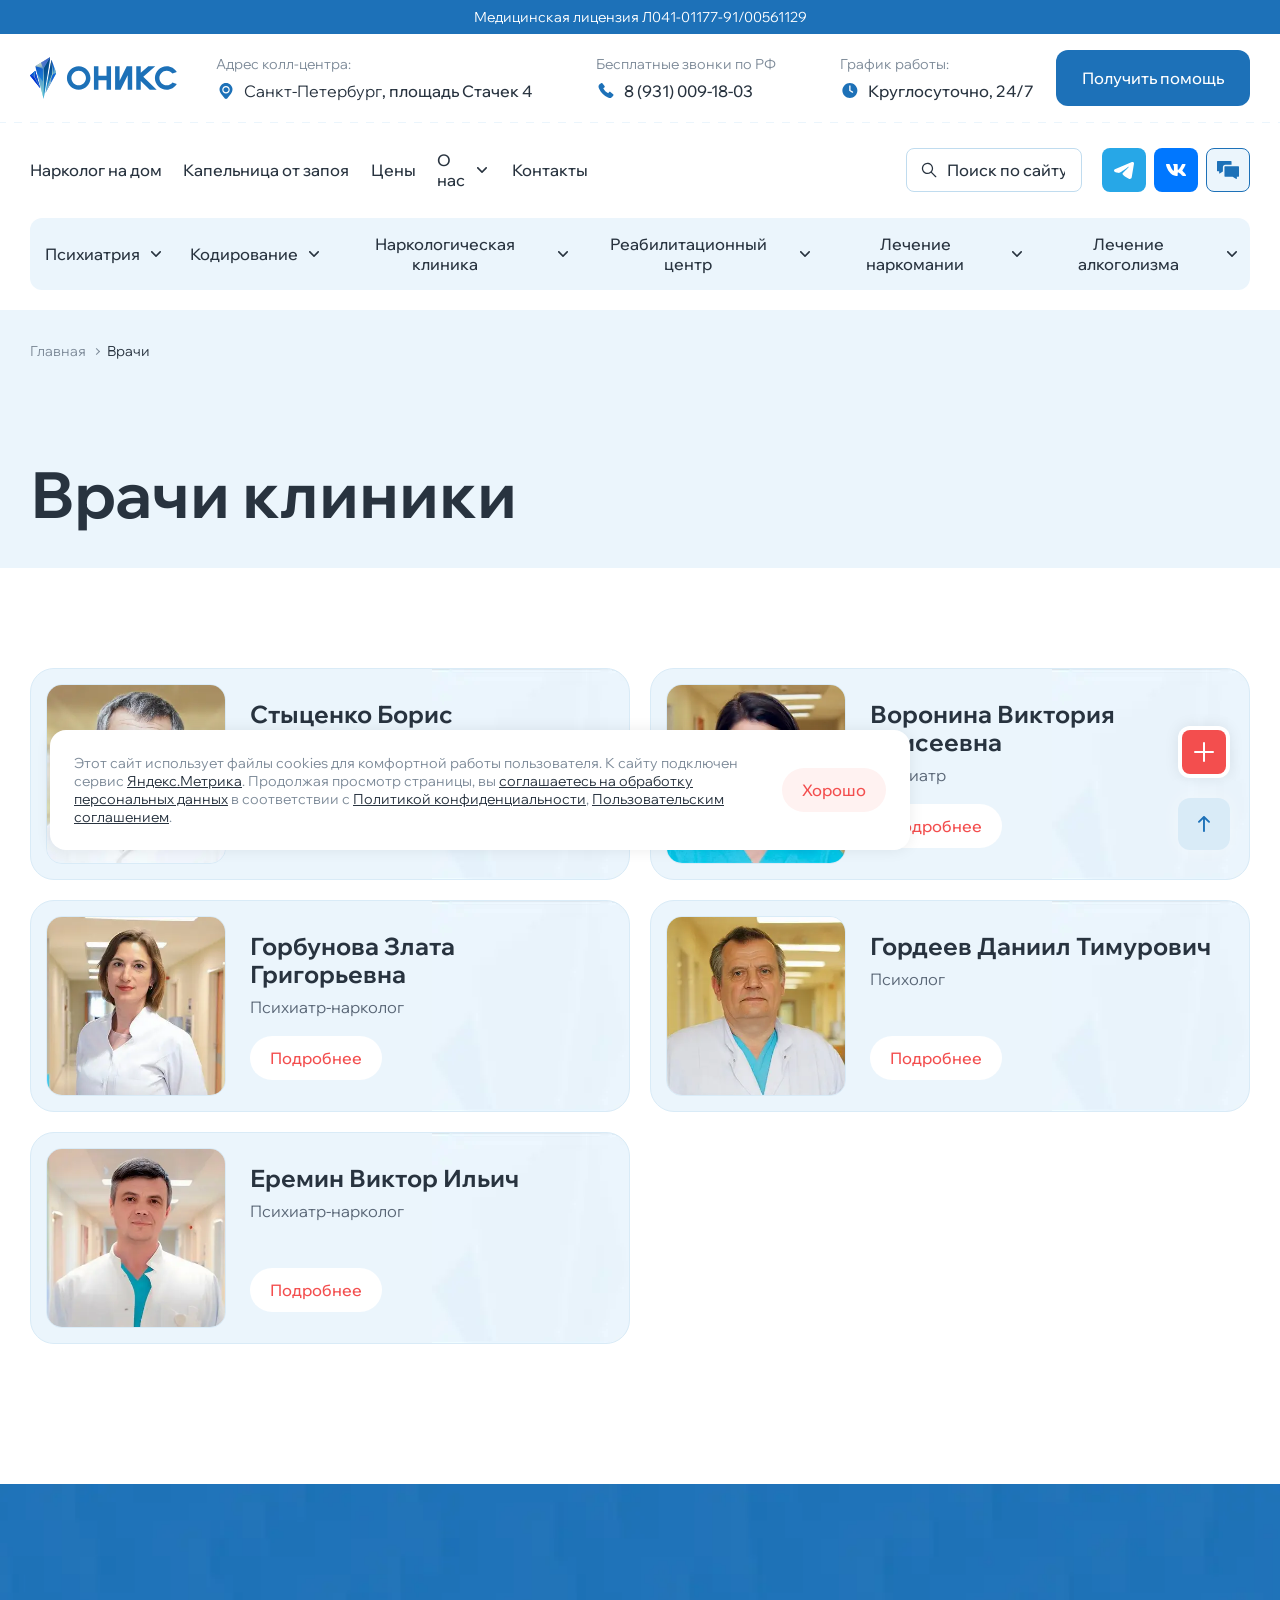
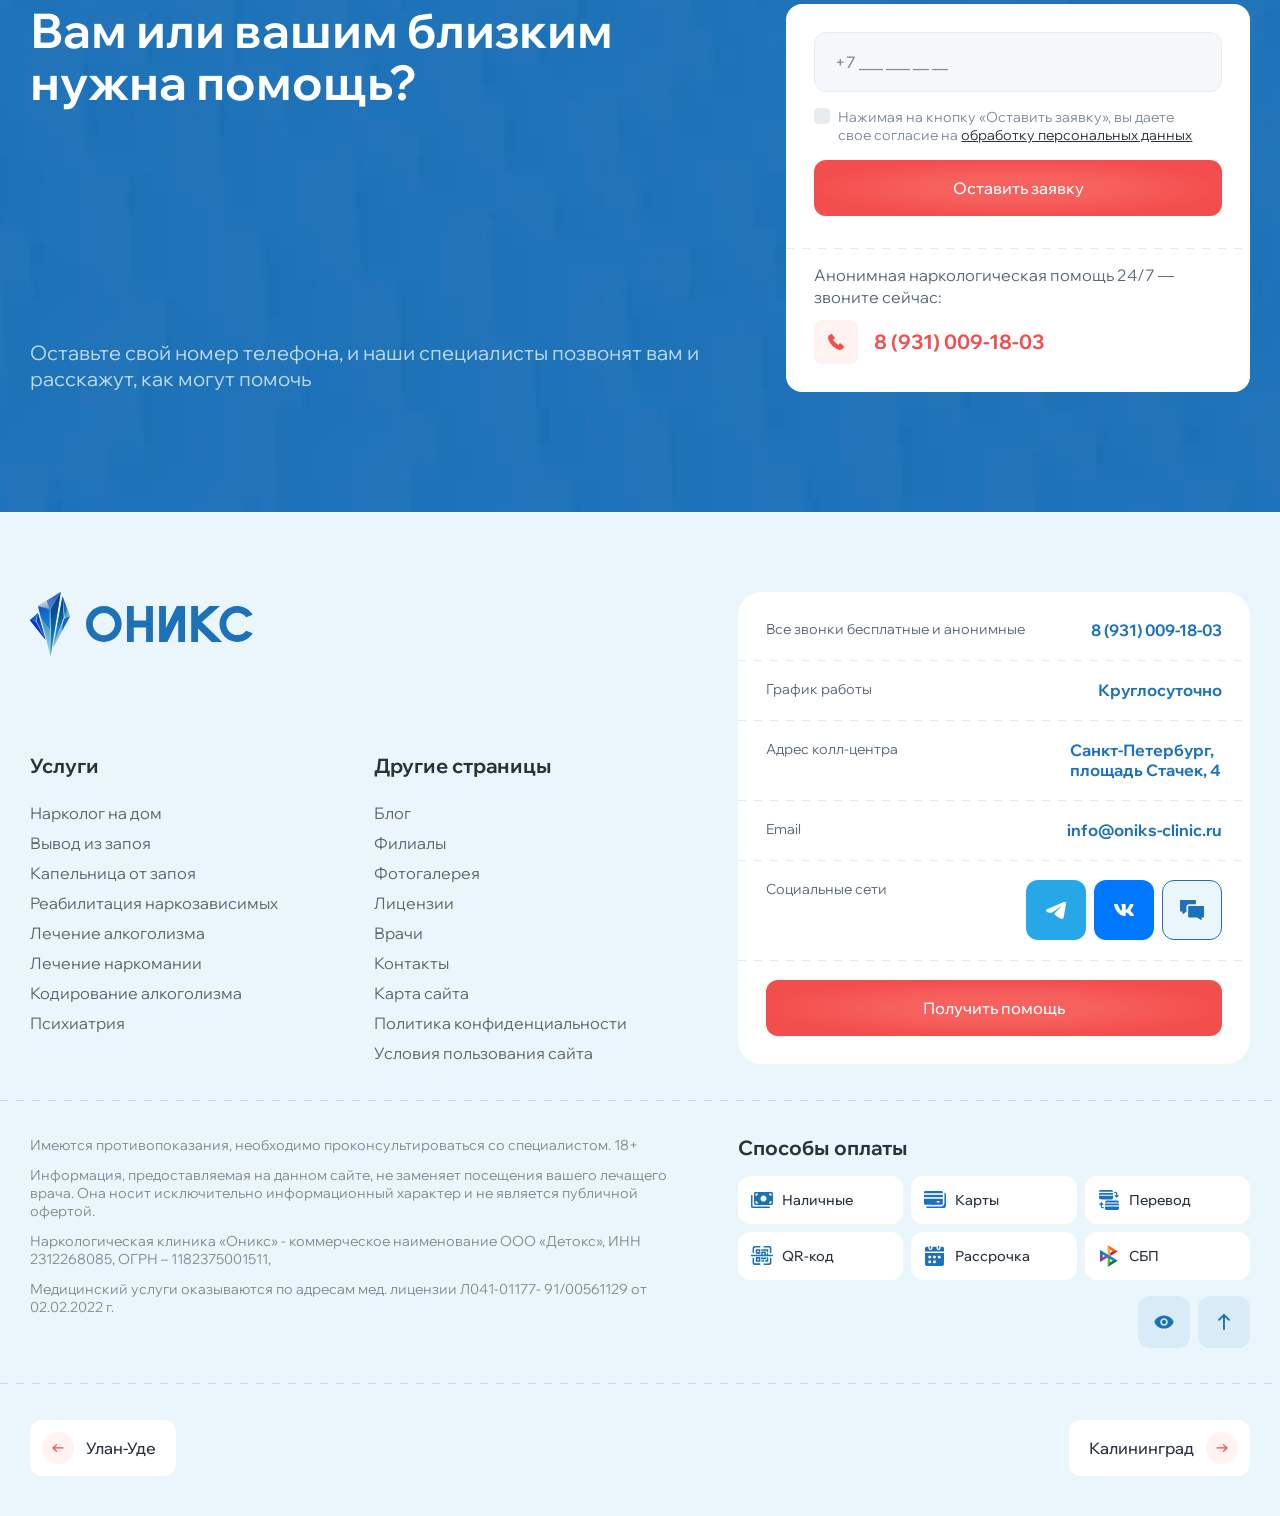
<file: doctors.html>
<!doctype html>
<html lang="ru">
	<head>
		<meta http-equiv="Content-Type" content="text/html; charset=utf-8" />
		<link rel="stylesheet" href="assets/css/build/build/swiper.css">
		<link rel="stylesheet" href="assets/css/build/build/fancybox.min.css">
		<link rel="stylesheet" href="assets/css/styles.css">
		
		
		<title>Name</title>
		<meta name='keywords' content='' />
		<meta name='description' content='' />
		<meta name="viewport" content="width=device-width, initial-scale=1, maximum-scale=1, user-scalable=0" />
		<meta http-equiv="X-UA-Compatible" content="IE=edge">
		<script src="assets/js/build/swiper-bundle.min.js" defer></script> 
		<script src="assets/js/build/fancybox.min.js" defer></script>
		<script src="assets/js/main.js" defer></script>
		<script src="assets/js/swipers.js" defer></script>
		<script src="assets/js/request.js" defer></script>
		<script src="assets/js/sourcebuster.min.js" defer></script>
		<script> </script>
	</head>
	<body>
		<div class="page">
			<header class="header">
				<div class="header__frame">
					<div class="header__license">Медицинская лицензия Л041-01177-91/00561129</div>
			
					<div class="container header__layout">
						<a class="header__brand" href="/">
							<picture>
								<source media="(max-width: 1023px)" srcset="assets/img/logo-mobile.svg" type="image/svg+xml" />
								<img src="assets/img/logo.svg" alt="Оникс" width="147" height="44" />
							</picture>
						</a>
			
						<div class="header__mobilebar">
							<a class="header__mobilecall" href="tel:+79310091803">
								<img src="assets/img/icons/phone-mobile.svg" alt="" />
								<span>
									<strong>8 (931) 009-18-03</strong>
									<span class="header__mobilehours">Круглосуточно, 24/7</span>
								</span>
							</a>
							<a class="header__network network tg" href="/telegram/">
								<img src="assets/img/icons/telegram.svg" alt="Telegram" />
							</a>
							<button class="header__burger" type="button" title="Открыть меню">
								<img src="assets/img/icons/burger.svg" alt="" />
								<img src="assets/img/icons/close.svg" alt="" />
							</button>
						</div>
			
						<button class="header__help primary-btn popup-btn" data-path="popup-change">Получить помощь</button>
			
						<nav class="header__nav">
							<form class="header__search popup-btn" data-path="popup-search">
								<input type="search" placeholder="Поиск по сайту" required />
								<button>
									<picture>
										<source media="(max-width: 1023px)" srcset="assets/img/icons/search-mobile.svg" type="image/svg+xml" />
										<img src="assets/img/icons/search.svg" alt="Найти" width="20" height="20" />
									</picture>
								</button>
							</form>
			
							<button class="header__urgent secondary-btn popup-btn" data-path="popup-change">Срочный вызов врача</button>
			
							<ul class="header__primary">
								<li class="header__item">
									<a class="header__navlink" href="/narkolog-na-dom/">Нарколог на дом</a>
								</li>
								<li class="header__item">
									<a class="header__navlink" href="/kapelnica-ot-zapoya/">Капельница от запоя</a>
								</li>
								<li class="header__item header__item--first">
									<a class="header__navlink" href="/ceny/">Цены</a>
								</li>
								<li class="header__item header__item--about">
									<div class="header__entry">
										<a class="header__navlink" href="/o-nas/">О нас</a>
										<button class="header__toggle" type="button" title="Раскрыть подменю «О нас»"></button>
									</div>
									<div class="header__dropdown" inert>
										<ul class="header__sublinks">
											<li><a href="/vrachi/">Врачи</a></li>
											<li><a href="/licenzii/">Лицензии</a></li>
											<li><a href="/ceny/">Цены</a></li>
											<li><a href="/blog/">Блог</a></li>
											<li><a href="/fotogalereya/">Фотогалерея</a></li>
										</ul>
									</div>
								</li>
								<li class="header__item header__item--first">
									<a class="header__navlink" href="/kontakty/">Контакты</a>
								</li>
							</ul>
			
							<ul class="header__services">
								<li class="header__item header__item--service">
									<div class="header__entry">
										<a class="header__navlink" href="/psihiatriya/">Психиатрия</a>
										<button class="header__toggle" type="button" title="Раскрыть подменю «Психиатрия»"></button>
									</div>
									<div class="header__dropdown" inert>
										<ul class="header__sublinks">
											<li><a href="/psihiatriya/">Психиатрия</a></li>
											<li><a href="/psihiatriya/konsultaciya/">Консультация психиатра</a></li>
										</ul>
									</div>
								</li>
								<li class="header__item header__item--service">
									<div class="header__entry">
										<a class="header__navlink" href="/kodirovanie/">Кодирование</a>
										<button class="header__toggle" type="button" title="Раскрыть подменю «Кодирование»"></button>
									</div>
									<div class="header__dropdown" inert>
										<ul class="header__sublinks">
											<li><a href="/kodirovanie/na-domu/">Кодирование на дому</a></li>
											<li><a href="/kodirovanie/metod-dovzhenko/">Метод Довженко</a></li>
											<li><a href="/kodirovanie/torpedo/">Препаратом «Торпедо»</a></li>
											<li><a href="/kodirovanie/esperal/">Препаратом «Эспераль»</a></li>
											<li><a href="/kodirovanie/dvojnoj-blok/">Двойной блок</a></li>
											<li><a href="/kodirovanie/gipnoz/">Гипноз</a></li>
											<li><a href="/kodirovanie/vshivanie-ampuly/">Вшивание ампулы</a></li>
											<li><a href="/kodirovanie/ukolom/">Кодирование уколом</a></li>
											<li><a href="/kodirovanie/igloukalyvaniem/">Кодирование иглоукалыванием</a></li>
											<li><a href="/kodirovanie/disulfiram/">Препаратом «Дисульфирам»</a></li>
											<li><a href="/kodirovanie/algominal/">Препаратом «Алгоминал»</a></li>
											<li><a href="/kodirovanie/raskodirovanie/">Раскодирование</a></li>
										</ul>
									</div>
								</li>
								<li class="header__item header__item--service">
									<div class="header__entry">
										<a class="header__navlink" href="/narkologicheskaya-klinika/">Наркологическая клиника</a>
										<button class="header__toggle" type="button" title="Раскрыть подменю «Наркологическая клиника»"></button>
									</div>
									<div class="header__dropdown" inert>
										<ul class="header__sublinks">
											<li><a href="/narkologicheskaya-klinika/">Наркологическая клиника</a></li>
											<li><a href="/narkolog-na-dom/">Нарколог на дом</a></li>
										</ul>
									</div>
								</li>
								<li class="header__item header__item--service">
									<div class="header__entry">
										<a class="header__navlink" href="/reabilitacionnyj-centr/">Реабилитационный центр</a>
										<button class="header__toggle" type="button" title="Раскрыть подменю «Реабилитационный центр»"></button>
									</div>
									<div class="header__dropdown" inert>
										<ul class="header__sublinks">
											<li><a href="/reabilitacionnyj-centr/">Реабилитационный центр</a></li>
										</ul>
									</div>
								</li>
								<li class="header__item header__item--service">
									<div class="header__entry">
										<a class="header__navlink" href="/lechenie-narkomanii/">Лечение наркомании</a>
										<button class="header__toggle" type="button" title="Раскрыть подменю «Лечение наркомании»"></button>
									</div>
									<div class="header__dropdown" inert>
										<ul class="header__sublinks">
											<li><a href="/lechenie-narkomanii/">Лечение наркомании</a></li>
										</ul>
									</div>
								</li>
								<li class="header__item header__item--service">
									<div class="header__entry">
										<a class="header__navlink" href="/lechenie-alkogolizma/">Лечение алкоголизма</a>
										<button class="header__toggle" type="button" title="Раскрыть подменю «Лечение алкоголизма»"></button>
									</div>
									<div class="header__dropdown" inert>
										<ul class="header__sublinks">
											<li><a href="/lechenie-alkogolizma/">Лечение алкоголизма</a></li>
											<li><a href="/kapelnica-ot-zapoya/">Капельница от запоя</a></li>
										</ul>
									</div>
								</li>
							</ul>
			
							<div class="header__contacts">
								<div class="header__info">
									<div class="header__contact header__contact--address">
										<div class="header__caption">Адрес колл-центра:</div>
										<div class="header__value">
											<img src="assets/img/icons/location.svg" alt="" />
											<span><button class="popup-btn" data-path="popup-city">Санкт-Петербург</button>, площадь Стачек 4</span>
										</div>
									</div>
			
									<div class="header__contact header__contact--phone">
										<div class="header__caption">
											<span class="header__desktoptext">Бесплатные звонки по РФ</span>
											<span class="header__mobiletext">Все звонки бесплатные и анонимные</span>
										</div>
										<a class="header__value" href="tel:+79310091803">
											<img src="assets/img/icons/phone.svg" alt="" />
											8 (931) 009-18-03
										</a>
									</div>
			
									<div class="header__contact header__contact--hours">
										<div class="header__caption">График работы:</div>
										<div class="header__value">
											<img src="assets/img/icons/clock.svg" alt="" />
											<span>Круглосуточно<span class="header__desktoptext">, 24/7</span></span>
										</div>
									</div>
								</div>
			
								<div class="header__social">
									<div class="header__caption header__mobiletext">Социальные сети</div>
									<div class="networks">
										<a class="header__network network tg" href="#">
											<img src="assets/img/icons/telegram.svg" alt="Telegram" />
										</a>
										<a class="header__network network vk" href="#">
											<img src="assets/img/icons/vk.svg" alt="ВКонтакте" />
										</a>
										<a class="header__network network" href="/chat/">
											<svg width="22" height="18" viewBox="0 0 22 18" fill="none" xmlns="http://www.w3.org/2000/svg">
												<path
													d="M5.89733 5.98546V10.5884L2.73558 12.5127C2.42335 12.7019 2.16878 12.5648 2.16878 12.2068V10.3031H0.668073C0.491004 10.3027 0.321292 10.234 0.196084 10.1119C0.070877 9.98975 0.000371606 9.82432 0 9.6516V0.651487C0.000371606 0.478813 0.070877 0.313316 0.196084 0.191216C0.321292 0.0691175 0.491004 0.000362381 0.668073 0H13.8748C14.0519 0.000362381 14.2216 0.0691175 14.3468 0.191216C14.472 0.313316 14.5425 0.478813 14.5429 0.651487V3.81292H8.12518C7.53442 3.81328 6.96798 4.04228 6.55026 4.44964C6.13254 4.85699 5.8977 5.40938 5.89733 5.98546ZM22 5.98546V14.987C21.9997 15.1596 21.9291 15.3251 21.8039 15.4472C21.6787 15.5693 21.509 15.6381 21.332 15.6385H19.8565V17.608C19.8565 17.966 19.6034 18.1045 19.2898 17.9152L15.6259 15.685C15.6025 15.6707 15.58 15.6552 15.5584 15.6385H8.12518C7.94811 15.6381 7.7784 15.5693 7.65319 15.4472C7.52798 15.3251 7.45748 15.1596 7.4571 14.987V5.98546C7.45785 5.8129 7.52847 5.64761 7.6536 5.52558C7.77873 5.40356 7.94822 5.33469 8.12518 5.33396H21.332C21.509 5.33433 21.6787 5.40308 21.8039 5.52518C21.9291 5.64729 21.9997 5.81278 22 5.98546Z"
													fill="#1D71B8"
												/>
											</svg>
										</a>
									</div>
								</div>
							</div>
						</nav>
					</div>
			
					<div class="header__backdrop"></div>
				</div>
			</header>
			<main class="main"><section class="page-top">
    <div class="container">
        <ul class="breadcrumbs">
            <li><a href="#">Главная</a></li>
            <li>Врачи</li>
        </ul>
        <h1 class="title-h1">Врачи клиники</h1>
    </div>
</section>


<section class="doctors doctors-page section-offset">
    <div class="container">
        <div class="doctors__list grid-2">
            <a class="doctors__card" href="#">
                <picture class="doctors__photo">
                    <source srcset="assets/img/doctors/stytsenko.webp" type="image/webp">
                    <img src="assets/img/doctors/stytsenko.jpg" alt="Стыценко Борис Витальевич" loading="lazy">
                </picture>

                <div class="doctors__info">
                    <div class="doctors__name">Стыценко Борис Витальевич</div>
                    <p class="doctors__specialty">Руководитель центра, психиатр-нарколог</p>
                </div>

                <span class="tertiary-btn doctors__more">Подробнее</span>
            </a>

            <a class="doctors__card" href="#">
                <picture class="doctors__photo">
                    <source srcset="assets/img/doctors/voronina.webp" type="image/webp">
                    <img src="assets/img/doctors/voronina.jpg" alt="Воронина Виктория Елисеевна" loading="lazy">
                </picture>

                <div class="doctors__info">
                    <div class="doctors__name">Воронина Виктория Елисеевна</div>
                    <p class="doctors__specialty">Психиатр</p>
                </div>

                <span class="tertiary-btn doctors__more">Подробнее</span>
            </a>

            <a class="doctors__card" href="#">
                <picture class="doctors__photo">
                    <source srcset="assets/img/doctors/gorbunova.webp" type="image/webp">
                    <img src="assets/img/doctors/gorbunova.jpg" alt="Горбунова Злата Григорьевна" loading="lazy">
                </picture>

                <div class="doctors__info">
                    <div class="doctors__name">Горбунова Злата Григорьевна</div>
                    <p class="doctors__specialty">Психиатр-нарколог</p>
                </div>

                <span class="tertiary-btn doctors__more">Подробнее</span>
            </a>

            <a class="doctors__card" href="#">
                <picture class="doctors__photo">
                    <source srcset="assets/img/doctors/gordeev.webp" type="image/webp">
                    <img src="assets/img/doctors/gordeev.jpg" alt="Гордеев Даниил Тимурович" loading="lazy">
                </picture>

                <div class="doctors__info">
                    <div class="doctors__name">Гордеев Даниил Тимурович</div>
                    <p class="doctors__specialty">Психолог</p>
                </div>

                <span class="tertiary-btn doctors__more">Подробнее</span>
            </a>

            <a class="doctors__card" href="#">
                <picture class="doctors__photo">
                    <source srcset="assets/img/doctors/eremin.webp" type="image/webp">
                    <img src="assets/img/doctors/eremin.jpg" alt="Еремин Виктор Ильич" loading="lazy">
                </picture>

                <div class="doctors__info">
                    <div class="doctors__name">Еремин Виктор Ильич</div>
                    <p class="doctors__specialty">Психиатр-нарколог</p>
                </div>

                <span class="tertiary-btn doctors__more">Подробнее</span>
            </a>
        </div>
    </div>
</section>


<section class="consultation section-padding dark">
    <div class="container consultation__layout">
        <div class="consultation__intro">
            <div class="title-h2 consultation__title">Вам или вашим близким нужна помощь?</div>
            <p class="consultation__text">Оставьте свой номер телефона, и наши специалисты позвонят вам и расскажут, как могут помочь</p>
        </div>

        <div class="consultation__card">
            <form class="consultation__form">
                <input name='catalogue' type='hidden' value='<?= $current_catalogue["Catalogue_ID"] ?>' />
                <input name="bitrixID" type="hidden" value='<?= $current_catalogue["BitrixID"] ?>'>
                <input name='city' type='hidden' value='<?= $current_catalogue["Catalogue_Name"] ?>' />
                <input name='type' type='hidden' value='request' />
                <input name='cc' type='hidden' value='2' />
                <input name='sub' type='hidden' value='8' />
                <input name='mes' type='hidden' value='22' />
                <input name="urlMessage" type="hidden" value="">
                <input name="title_url_message" type="hidden" value="">                <input type="tel" name="params[phone][]" placeholder="+7 ___ ___ __ __" required>

                <div class="politic consultation__consent">
                    <input type="checkbox" name="consent" id="consultation-consent" value="1" required>
                    <span><label for="consultation-consent">Нажимая на кнопку «Оставить заявку», вы даете свое согласие на</label> <a href="#">обработку персональных данных</a></span>
                </div>

                <button class="secondary-btn consultation__submit" type="submit">Оставить заявку</button>
            </form>

            <div class="consultation__contact">
                <p>Анонимная наркологическая помощь 24/7 — звоните сейчас:</p>
                <a class="consultation__phone" href="tel:+79310091803">
                    <img src="assets/img/icons/phone-red.svg" alt="">
                    <span>8 (931) 009-18-03</span>
                </a>
            </div>
        </div>
    </div>
</section>

</main>
			<footer class="footer">
    <div class="container footer__top">
        <a class="footer__logo" href="#">
            <picture class=''>
                <source srcset='assets/img/logo.svg' type='image/svg+xml'>
                <img src='assets/img/logo.png' decoding='async' loading='lazy' alt='Оникс'>
            </picture>
        </a>

        <div class="footer__contacts">
            <div class="footer__contact">
                <span class="footer__label">Все звонки бесплатные и анонимные</span>
                <a class="footer__value" href="tel:+79310091803">8 (931) 009-18-03</a>
            </div>
            <div class="footer__contact">
                <span class="footer__label">График работы</span>
                <span class="footer__value">Круглосуточно</span>
            </div>
            <div class="footer__contact">
                <span class="footer__label">Адрес колл-центра</span>
                <address class="footer__value footer__address">Санкт-Петербург, площадь Стачек, 4</address>
            </div>
            <div class="footer__contact">
                <span class="footer__label">Email</span>
                <a class="footer__value" href="#">info@oniks-clinic.ru</a>
            </div>
            <div class="footer__contact">
                <span class="footer__label">Социальные сети</span>
                <div class="networks footer__networks">
                    <a class="network tg footer__network" href="#">
                        <img src="assets/img/icons/telegram.svg" alt="Telegram">
                    </a>
                    <a class="network vk footer__network" href="#">
                        <img src="assets/img/icons/vk.svg" alt="ВКонтакте">
                    </a>
                    <a class="network footer__network" href="#">
                        <svg width="24" height="20" viewBox="0 0 24 20" fill="none" xmlns="http://www.w3.org/2000/svg">
                            <path d="M6.43345 6.65051V11.7649L2.98427 13.903C2.64366 14.1133 2.36594 13.9609 2.36594 13.5631V11.4479H0.728807C0.53564 11.4475 0.350501 11.3711 0.21391 11.2355C0.0773203 11.0997 0.000405389 10.9159 0 10.724V0.723875C0.000405389 0.532015 0.0773203 0.348129 0.21391 0.212463C0.350501 0.0767973 0.53564 0.000402645 0.728807 0H15.1362C15.3294 0.000402645 15.5145 0.0767973 15.651 0.212463C15.7877 0.348129 15.8646 0.532015 15.865 0.723875V4.23657H8.86383C8.21937 4.23698 7.60144 4.49143 7.14574 4.94405C6.69005 5.39665 6.43386 6.01042 6.43345 6.65051ZM24 6.65051V16.6522C23.9996 16.844 23.9226 17.0279 23.7861 17.1635C23.6495 17.2993 23.4643 17.3756 23.2712 17.3761H21.6617V19.5645C21.6617 19.9622 21.3855 20.1161 21.0434 19.9058L17.0465 17.4278C17.0209 17.4119 16.9963 17.3946 16.9728 17.3761H8.86383C8.67066 17.3756 8.48552 17.2993 8.34893 17.1635C8.21234 17.0279 8.13543 16.844 8.13502 16.6522V6.65051C8.13583 6.45877 8.21287 6.27512 8.34938 6.13954C8.48588 6.00395 8.67078 5.92744 8.86383 5.92663H23.2712C23.4643 5.92704 23.6495 6.00343 23.7861 6.13909C23.9226 6.27476 23.9996 6.45865 24 6.65051Z" fill="#1D71B8" />
                        </svg>
                    </a>
                </div>
            </div>
            <div class="footer__contact">
                <button class="secondary-btn footer__request popup-btn" type="button" data-path="popup-change">Получить помощь</button>
            </div>
        </div>

        <nav class="footer__nav">
            <div>
                <div class="footer__title">Услуги</div>
                <ul class="footer__links">
                    <li><a href="#">Нарколог на дом</a></li>
                    <li><a href="#">Вывод из запоя</a></li>
                    <li><a href="#">Капельница от запоя</a></li>
                    <li><a href="#">Реабилитация наркозависимых</a></li>
                    <li><a href="#">Лечение алкоголизма</a></li>
                    <li><a href="#">Лечение наркомании</a></li>
                    <li><a href="#">Кодирование алкоголизма</a></li>
                    <li><a href="#">Психиатрия</a></li>
                </ul>
            </div>
            <div>
                <div class="footer__title">Другие страницы</div>
                <ul class="footer__links">
                    <li><a href="#">Блог</a></li>
                    <li><a href="#">Филиалы</a></li>
                    <li><a href="#">Фотогалерея</a></li>
                    <li><a href="#">Лицензии</a></li>
                    <li><a href="#">Врачи</a></li>
                    <li><a href="#">Контакты</a></li>
                    <li><a href="#">Карта сайта</a></li>
                    <li><a href="#">Политика конфиденциальности</a></li>
                    <li><a href="#">Условия пользования сайта</a></li>
                </ul>
            </div>
        </nav>
    </div>

    <div class="footer__details">
        <div class="container footer__info">
            <div class="footer__payments">
                <div class="footer__title">Способы оплаты</div>
                <ul class="footer__methods">
                    <li>
                        <img src="assets/img/icons/footer-cash.svg" alt="">
                        <span>Наличные</span>
                    </li>
                    <li>
                        <img src="assets/img/icons/footer-card.svg" alt="">
                        <span>Карты</span>
                    </li>
                    <li>
                        <img src="assets/img/icons/footer-transfer.svg" alt="">
                        <span>Перевод</span>
                    </li>
                    <li>
                        <img src="assets/img/icons/footer-qr.svg" alt="">
                        <span>QR-код</span>
                    </li>
                    <li>
                        <img src="assets/img/icons/footer-installment.svg" alt="">
                        <span>Рассрочка</span>
                    </li>
                    <li>
                        <img class="footer__sbp" src="assets/img/icons/footer-sbp.png" alt="">
                        <span>СБП</span>
                    </li>
                </ul>
            </div>

            <div class="footer__legal">
                <p>Имеются противопоказания, необходимо проконсультироваться со специалистом. 18+</p>
                <p>Информация, предоставляемая на данном сайте, не заменяет посещения вашего лечащего врача. Она носит исключительно информационный характер и не является публичной офертой.</p>
                <p>Наркологическая клиника «Оникс» - коммерческое наименование ООО «Детокс», ИНН 2312268085, ОГРН – 1182375001511,</p>
                <p>Медицинский услуги оказываются по адресам мед. лицензии Л041-01177- 91/00561129 от 02.02.2022 г.</p>
            </div>

            <div class="footer__tools">
                <button class="footer__tool" id="specialButton">
                    <img src="assets/img/icons/eye.svg" alt="Версия для слабовидящих">
                </button>
                <button class="footer__tool footer__up scroll-top">
                    <img src="assets/img/icons/up.svg" alt="Наверх">
                </button>
            </div>
        </div>
    </div>

    <div class="container footer__cities">
        <a class="footer__city footer__city--prev" href="#">
            <svg width="32" height="32" viewBox="0 0 32 32" fill="none" xmlns="http://www.w3.org/2000/svg">
                <rect width="32" height="32" rx="16" transform="matrix(-1 0 0 1 32 0)" fill="#FFF2F1" />
                <path d="M14.9674 13.0621C15.0795 12.9424 15.1405 12.7841 15.1376 12.6204C15.1347 12.4568 15.0681 12.3007 14.9518 12.185C14.8355 12.0693 14.6787 12.003 14.5142 12.0001C14.3498 11.9972 14.1907 12.0579 14.0704 12.1695L10.6856 15.5379C10.5668 15.6564 10.5 15.8169 10.5 15.9842C10.5 16.1516 10.5668 16.3121 10.6856 16.4306L14.0704 19.799C14.1285 19.861 14.1986 19.9108 14.2764 19.9453C14.3543 19.9798 14.4383 19.9984 14.5235 19.9999C14.6087 20.0014 14.6934 19.9858 14.7724 19.954C14.8514 19.9223 14.9232 19.875 14.9835 19.815C15.0437 19.755 15.0912 19.6836 15.1232 19.605C15.1551 19.5263 15.1708 19.4421 15.1693 19.3573C15.1678 19.2725 15.1491 19.1888 15.1144 19.1114C15.0797 19.0339 15.0297 18.9642 14.9674 18.9064L12.6657 16.6158H20.8654C21.0337 16.6158 21.1951 16.5493 21.3141 16.4308C21.4331 16.3124 21.5 16.1518 21.5 15.9842C21.5 15.8167 21.4331 15.6561 21.3141 15.5377C21.1951 15.4192 21.0337 15.3527 20.8654 15.3527H12.6657L14.9674 13.0621Z" fill="#F34E4E" />
              </svg>
            <span>Улан-Уде</span>
        </a>
        <a class="footer__city" href="#">
            <span>Калининград</span>
            <svg width="32" height="32" viewBox="0 0 32 32" fill="none" xmlns="http://www.w3.org/2000/svg">
                <rect width="32" height="32" rx="16" fill="#FFF2F1" />
                <path d="M17.0326 13.0621C16.9205 12.9424 16.8595 12.7841 16.8624 12.6204C16.8653 12.4568 16.9319 12.3007 17.0482 12.185C17.1645 12.0693 17.3213 12.003 17.4858 12.0001C17.6502 11.9972 17.8093 12.0579 17.9296 12.1695L21.3144 15.5379C21.4332 15.6564 21.5 15.8169 21.5 15.9842C21.5 16.1516 21.4332 16.3121 21.3144 16.4306L17.9296 19.799C17.8715 19.861 17.8014 19.9108 17.7236 19.9453C17.6457 19.9798 17.5617 19.9984 17.4765 19.9999C17.3913 20.0014 17.3066 19.9858 17.2276 19.954C17.1486 19.9223 17.0768 19.875 17.0165 19.815C16.9563 19.755 16.9088 19.6836 16.8768 19.605C16.8449 19.5263 16.8292 19.4421 16.8307 19.3573C16.8322 19.2725 16.8509 19.1888 16.8856 19.1114C16.9203 19.0339 16.9703 18.9642 17.0326 18.9064L19.3343 16.6158H11.1346C10.9663 16.6158 10.8049 16.5493 10.6859 16.4308C10.5669 16.3124 10.5 16.1518 10.5 15.9842C10.5 15.8167 10.5669 15.6561 10.6859 15.5377C10.8049 15.4192 10.9663 15.3527 11.1346 15.3527H19.3343L17.0326 13.0621Z" fill="#F34E4E" />
              </svg>
        </a>
    </div>
</footer>
 
<!-- Pop-up change -->
<div class="popup popup-change" data-target="popup-change">
    <div class="popup__body">
        <div class="popup__content popup-change__content">
            <button class="close-popup close-popup-btn" type="button">
                <picture>
                    <source srcset='assets/img/icons/popup-close.svg' type='image/svg+xml'>
                    <img src='assets/img/icons/popup-close.png' decoding='async' loading='lazy' alt='Закрыть'>
                </picture>
            </button>

            <div class="popup-change__text">
                <div class="title-h2 popup-change__title original-title">Вам нужна помощь? Оставьте заявку</div>
                <p class="popup-change__subtitle">Мы свяжемся с вами и расскажем, как помочь вашему близкому</p>
            </div>

            <div class="popup-change__bottom">
                <form class="popup-change__form">
                    <input name='catalogue' type='hidden' value='<?= $current_catalogue["Catalogue_ID"] ?>' />
                    <input name="bitrixID" type="hidden" value='<?= $current_catalogue["BitrixID"] ?>'>
                    <input name='city' type='hidden' value='<?= $current_catalogue["Catalogue_Name"] ?>' />
                    <input name='type' type='hidden' value='request' />
                    <input name='cc' type='hidden' value='2' />
                    <input name='sub' type='hidden' value='8' />
                    <input name='mes' type='hidden' value='22' />
                    <input name="urlMessage" type="hidden" value="">
                    <input name="title_url_message" type="hidden" value="">                    <div class="popup-change__fields">
                        <input class="input popup-change__input" type="text" name="params[name][]" placeholder="Ваше имя" required>
                        <input class="input popup-change__input" type="tel" name="params[phone][]" placeholder="+7 ___ ___ __ __" required>
                    </div>

                    <div class="politic popup-change__consent">
                        <input type="checkbox" name="consent" id="popup-change-consent" value="1" required>
                        <span><label for="popup-change-consent">Нажимая на кнопку «Оставить заявку», вы даете свое согласие на</label> <a href="#">обработку персональных данных</a></span>
                    </div>

                    <button class="secondary-btn popup-change__btn" type="submit">Оставить заявку</button>
                </form>

                <div class="popup-change__contact">
                    <p class="popup-change__call">Или позвоните самостоятельно:</p>
                    <a class="popup-change__phone" href="tel:+79310091803">
                        <img src="assets/img/icons/phone-red.svg" alt="phone">
                        <span>8 (931) 009-18-03</span>
                    </a>
                </div>
            </div>
        </div>
    </div>
</div>

<div class="popup popup-response" data-modal-ok="result-wrapper" data-modal-open="open active">
    <div class="popup__body">
        <div class="popup__content popup-response__content">
            <button class="close-popup close-popup-btn" type="button">
                <picture>
                    <source srcset='assets/img/icons/popup-close.svg' type='image/svg+xml'>
                    <img src='assets/img/icons/popup-close.png' decoding='async' loading='lazy' alt='Закрыть'>
                </picture>
            </button>
            <img class="popup-response__icon" src="assets/img/icons/success.svg" alt="">
            <div class="result-wrapper popup-response__wrapper">
                <h3>Спасибо, ваша заявка успешно отправлена</h3>
                <p>Через 15 минут вам перезвонит наш оператор и более детально с вами все обсудит</p>
            </div>
            <button class="border-btn close-popup-btn popup-response__btn" type="button">Вернуться на сайт</button>
        </div>
    </div>
</div>

<div class="popup popup-response popup-response--error" data-modal-err="result-wrapper" data-modal-open="open active">
    <div class="popup__body">
        <div class="popup__content popup-response__content">
            <button class="close-popup close-popup-btn" type="button">
                <picture>
                    <source srcset='assets/img/icons/popup-close.svg' type='image/svg+xml'>
                    <img src='assets/img/icons/popup-close.png' decoding='async' loading='lazy' alt='Закрыть'>
                </picture>
            </button>
            <img class="popup-response__icon" src="assets/img/icons/error.svg" alt="">
            <div class="result-wrapper popup-response__wrapper">
                <h3>К сожалению, что то пошло не так</h3>
                <p>Вашу заявку не удалось обработать, попробуйте позже</p>
            </div>
            <button class="border-btn close-popup-btn popup-response__btn" type="button">Вернуться на сайт</button>
        </div>
    </div>
</div> <div class="popup popup-city search-wrapper" data-target="popup-city">
	<div class="popup__body">
		<div class="popup__content">
			<button class="close-popup close-popup-btn" type="button">
				<img src="assets/img/icons/popup-close.svg" alt="Закрыть" />
			</button>

			<div class="popup-city__head">
				<div class="title-h2 popup-city__title">Выберите ваш город</div>
				<label class="popup-city__field">
					<input class="popup-city__input" type="search" title="Поиск по городам" placeholder="Поиск по городам" />
					<span class="popup-city__submit"></span>
				</label>
				<div class="popup-city__current">
					<p class="popup-city__caption">Сейчас выбран:</p>
					<p class="popup-city__link popup-city__chosen">Санкт-Петербург</p>
				</div>
			</div>

			<div class="popup-city__body">
				<div class="popup__search">
					<p class="popup-city__caption">Популярные города:</p>
					<ul class="popup-city__list">
						<li><a class="popup-city__link search-name" href="#">Санкт-Петербург</a></li>
						<li><a class="popup-city__link search-name" href="#">Москва</a></li>
						<li><a class="popup-city__link search-name" href="#">Краснодар</a></li>
						<li><a class="popup-city__link search-name" href="#">Ростов-на-Дону</a></li>
						<li><a class="popup-city__link search-name" href="#">Воронеж</a></li>
						<li><a class="popup-city__link search-name" href="#">Ижевск</a></li>
						<li><a class="popup-city__link search-name" href="#">Волгоград</a></li>
						<li><a class="popup-city__link search-name" href="#">Комсомольск-на-Амуре</a></li>
					</ul>
				</div>

				<div class="popup__search-result none">
					<p class="popup-city__caption popup-city__count"></p>
					<p class="popup-city__caption no-results-message none">По вашему запросу городов не найдено</p>
					<ul class="popup-city__list search-list">
						<li><a class="popup-city__link search-name" href="#">Волгоград</a></li>
						<li><a class="popup-city__link search-name" href="#">Волгодонск</a></li>
						<li><a class="popup-city__link search-name" href="#">Волгореченск</a></li>
						<li><a class="popup-city__link search-name" href="#">Волжск</a></li>
						<li><a class="popup-city__link search-name" href="#">Волжский</a></li>
						<li><a class="popup-city__link search-name" href="#">Вологда</a></li>
						<li><a class="popup-city__link search-name" href="#">Володарск</a></li>
						<li><a class="popup-city__link search-name" href="#">Волоколамск</a></li>
						<li><a class="popup-city__link search-name" href="#">Волосово</a></li>
						<li><a class="popup-city__link search-name" href="#">Санкт-Петербург</a></li>
						<li><a class="popup-city__link search-name" href="#">Москва</a></li>
						<li><a class="popup-city__link search-name" href="#">Краснодар</a></li>
						<li><a class="popup-city__link search-name" href="#">Ростов-на-Дону</a></li>
						<li><a class="popup-city__link search-name" href="#">Воронеж</a></li>
						<li><a class="popup-city__link search-name" href="#">Ижевск</a></li>
						<li><a class="popup-city__link search-name" href="#">Комсомольск-на-Амуре</a></li>
					</ul>
				</div>
			</div>
		</div>
	</div>
</div>
 <div class="popup popup-search search-wrapper" data-target="popup-search">
	<div class="popup__body">
		<div class="popup__content">
			<button class="close-popup close-popup-btn" type="button">
				<img src="assets/img/icons/popup-close.svg" alt="Закрыть" />
			</button>

			<div class="popup-search__head">
				<div class="title-h2 popup-search__title">Поиск по сайту</div>
				<form class="popup-search__field">
					<input class="popup-search__input" type="search" title="Поиск по сайту" placeholder="Поиск по сайту" required />
					<button class="popup-search__submit" type="button" title="Найти"></button>
				</form>
			</div>

			<div class="popup-search__body">
				<div class="popup__search">
					<p class="popup-search__caption">Часто ищут:</p>
					<ul class="popup-search__list">
						<li><a class="popup-search__link" href="#">Кодирование на дому</a></li>
						<li><a class="popup-search__link" href="#">Метод Довженко</a></li>
						<li><a class="popup-search__link" href="#">Вшивание ампулы</a></li>
						<li><a class="popup-search__link" href="#">Кодирование уколом</a></li>
						<li><a class="popup-search__link" href="#">Кодирование иглоукалыванием</a></li>
						<li><a class="popup-search__link" href="#">Препаратом «Дисульфирам»</a></li>
						<li><a class="popup-search__link" href="#">Препаратом «Алгоминал»</a></li>
						<li><a class="popup-search__link" href="#">Раскодирование</a></li>
					</ul>
				</div>

				<div class="popup__search-result none">
					<p class="popup-search__caption popup-search__count"></p>
					<p class="popup-search__caption no-results-message none">По вашему запросу ничего не найдено</p>
					<ul class="popup-search__list search-list">
						<li>
							<a class="popup-search__link" href="#">
								<span class="search-name">Кодирование на дому</span>
								<span class="popup-search__type">Услуга</span>
							</a>
						</li>
						<li>
							<a class="popup-search__link" href="#">
								<span class="search-name">Метод Довженко</span>
								<span class="popup-search__type">Услуга</span>
							</a>
						</li>
						<li>
							<a class="popup-search__link" href="#">
								<span class="search-name">Вшивание ампулы</span>
								<span class="popup-search__type">Услуга</span>
							</a>
						</li>
						<li>
							<a class="popup-search__link" href="#">
								<span class="search-name">Кодирование уколом</span>
								<span class="popup-search__type">Услуга</span>
							</a>
						</li>
						<li>
							<a class="popup-search__link" href="#">
								<span class="search-name">Кодирование иглоукалыванием</span>
								<span class="popup-search__type">Услуга</span>
							</a>
						</li>
						<li>
							<a class="popup-search__link" href="#">
								<span class="search-name">Препаратом «Дисульфирам»</span>
								<span class="popup-search__type">Услуга</span>
							</a>
						</li>
						<li>
							<a class="popup-search__link" href="#">
								<span class="search-name">Препаратом «Алгоминал»</span>
								<span class="popup-search__type">Услуга</span>
							</a>
						</li>
						<li>
							<a class="popup-search__link" href="#">
								<span class="search-name">Раскодирование</span>
								<span class="popup-search__type">Услуга</span>
							</a>
						</li>
					</ul>
				</div>
			</div>

			<button class="border-btn close-popup-btn popup-search__back" type="button">Вернуться в меню</button>
		</div>
	</div>
</div>
 <div class="cookie popup-cookie" hidden>
	<p>
		Этот сайт использует файлы cookies для комфортной работы пользователя. К сайту подключен сервис <a href="#">Яндекс.Метрика</a>. Продолжая просмотр страницы, вы
		<a href="#">соглашаетесь на обработку персональных данных</a> в соответствии с <a href="#">Политикой конфиденциальности</a>, <a href="#">Пользовательским соглашением</a>.
	</p>
	<button class="tertiary-btn cookie__button popup-cookie__btn" type="button">Хорошо</button>
</div>

<div class="widget">
	<div class="widget__menu">
		<div class="widget__reveal" inert>
			<div class="widget__links">
				<a class="network tg widget__link" href="#" title="Telegram"><img src="assets/img/icons/telegram.svg" alt="Telegram" /></a>
				<a class="network vk widget__link" href="#" title="ВКонтакте"><img src="assets/img/icons/vk.svg" alt="ВКонтакте" /></a>
				<button class="network widget__link popup-btn" data-path="popup-change" type="button" title="Получить консультацию">
					<svg width="22" height="18" viewBox="0 0 22 18" fill="none" xmlns="http://www.w3.org/2000/svg">
						<path
							d="M5.89733 5.98546V10.5884L2.73558 12.5127C2.42335 12.7019 2.16878 12.5648 2.16878 12.2068V10.3031H0.668073C0.491004 10.3027 0.321292 10.234 0.196084 10.1119C0.070877 9.98975 0.000371606 9.82432 0 9.6516V0.651487C0.000371606 0.478813 0.070877 0.313316 0.196084 0.191216C0.321292 0.0691175 0.491004 0.000362381 0.668073 0H13.8748C14.0519 0.000362381 14.2216 0.0691175 14.3468 0.191216C14.472 0.313316 14.5425 0.478813 14.5429 0.651487V3.81292H8.12518C7.53442 3.81328 6.96798 4.04228 6.55026 4.44964C6.13254 4.85699 5.8977 5.40938 5.89733 5.98546ZM22 5.98546V14.987C21.9997 15.1596 21.9291 15.3251 21.8039 15.4472C21.6787 15.5693 21.509 15.6381 21.332 15.6385H19.8565V17.608C19.8565 17.966 19.6034 18.1045 19.2898 17.9152L15.6259 15.685C15.6025 15.6707 15.58 15.6552 15.5584 15.6385H8.12518C7.94811 15.6381 7.7784 15.5693 7.65319 15.4472C7.52798 15.3251 7.45748 15.1596 7.4571 14.987V5.98546C7.45785 5.8129 7.52847 5.64761 7.6536 5.52558C7.77873 5.40356 7.94822 5.33469 8.12518 5.33396H21.332C21.509 5.33433 21.6787 5.40308 21.8039 5.52518C21.9291 5.64729 21.9997 5.81278 22 5.98546Z"
							fill="#1D71B8"
						/>
					</svg>
				</button>
			</div>
		</div>

		<button class="widget__toggle" type="button" title="Открыть способы связи"></button>
	</div>

	<button class="scroll-top widget__up" type="button" title="Наверх"><img src="assets/img/icons/up.svg" alt="" /></button>
</div>

		</div>
	</body>
</html>
</file>
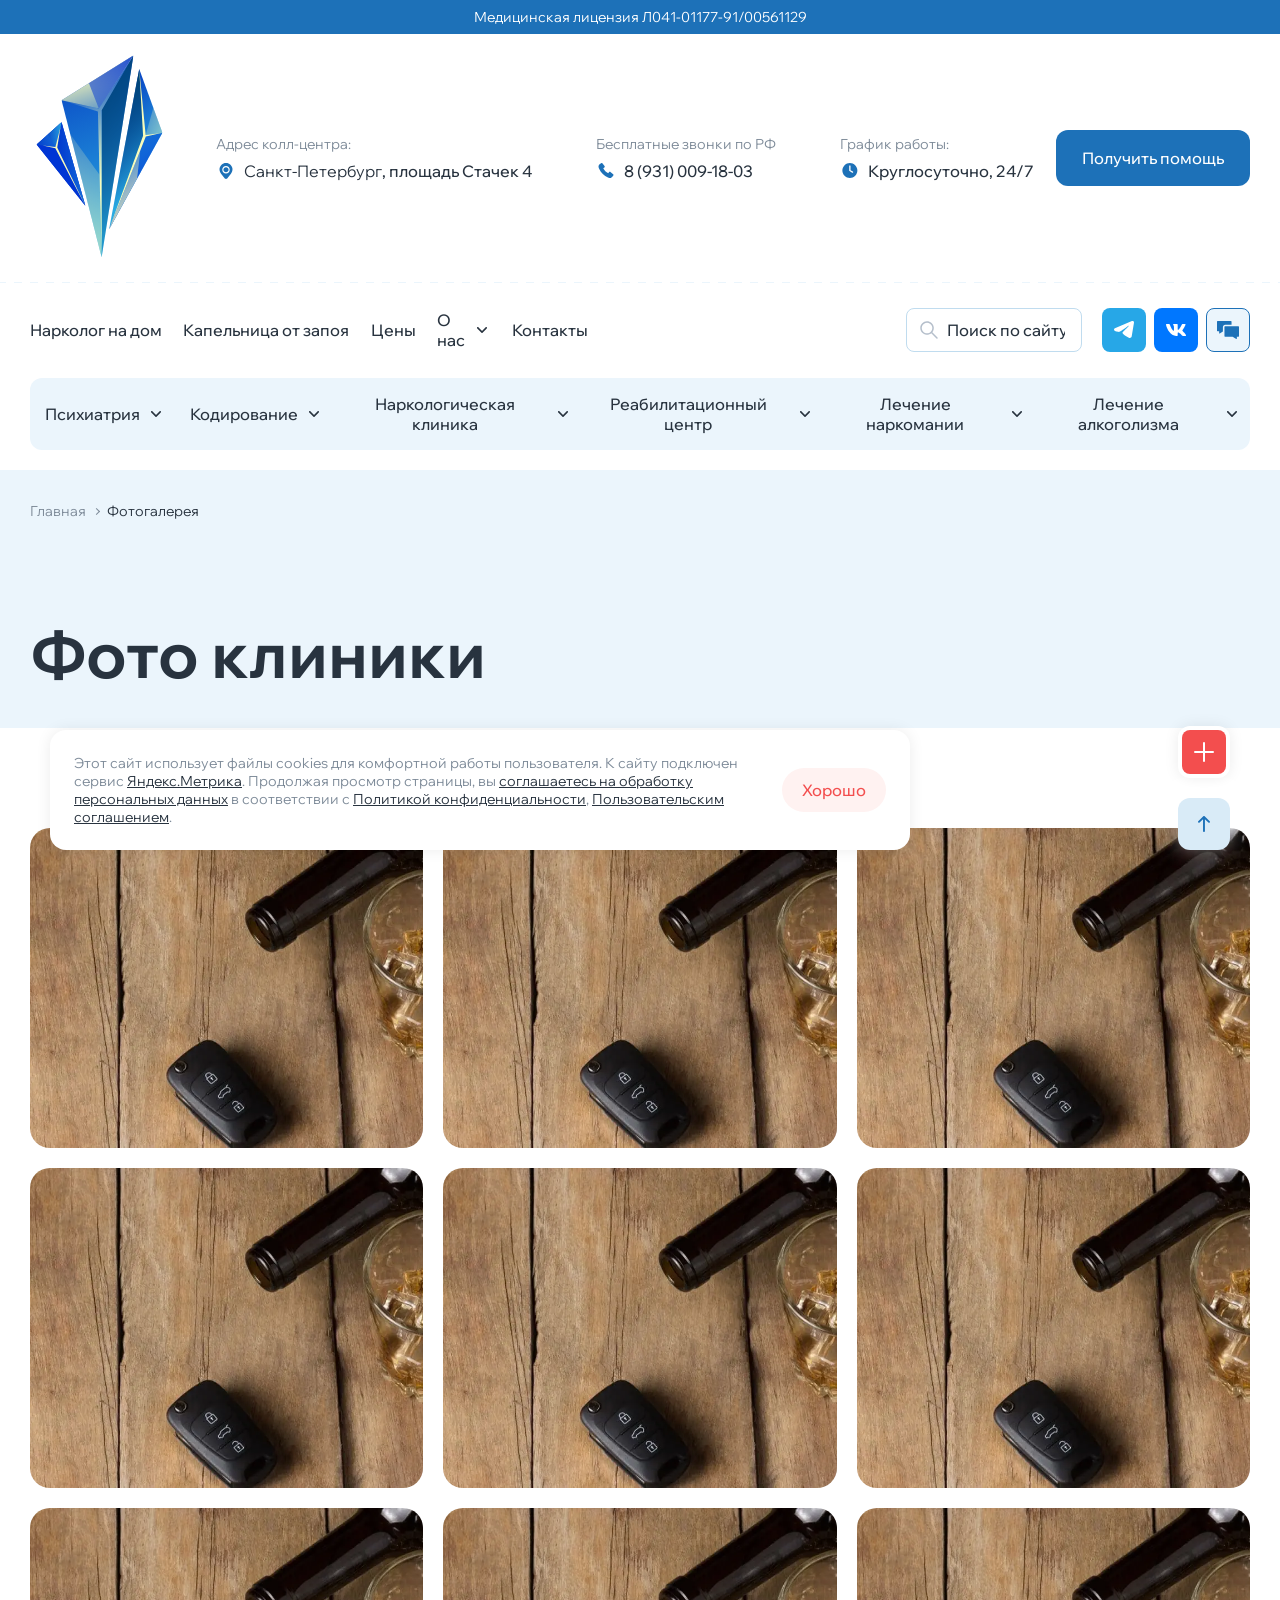
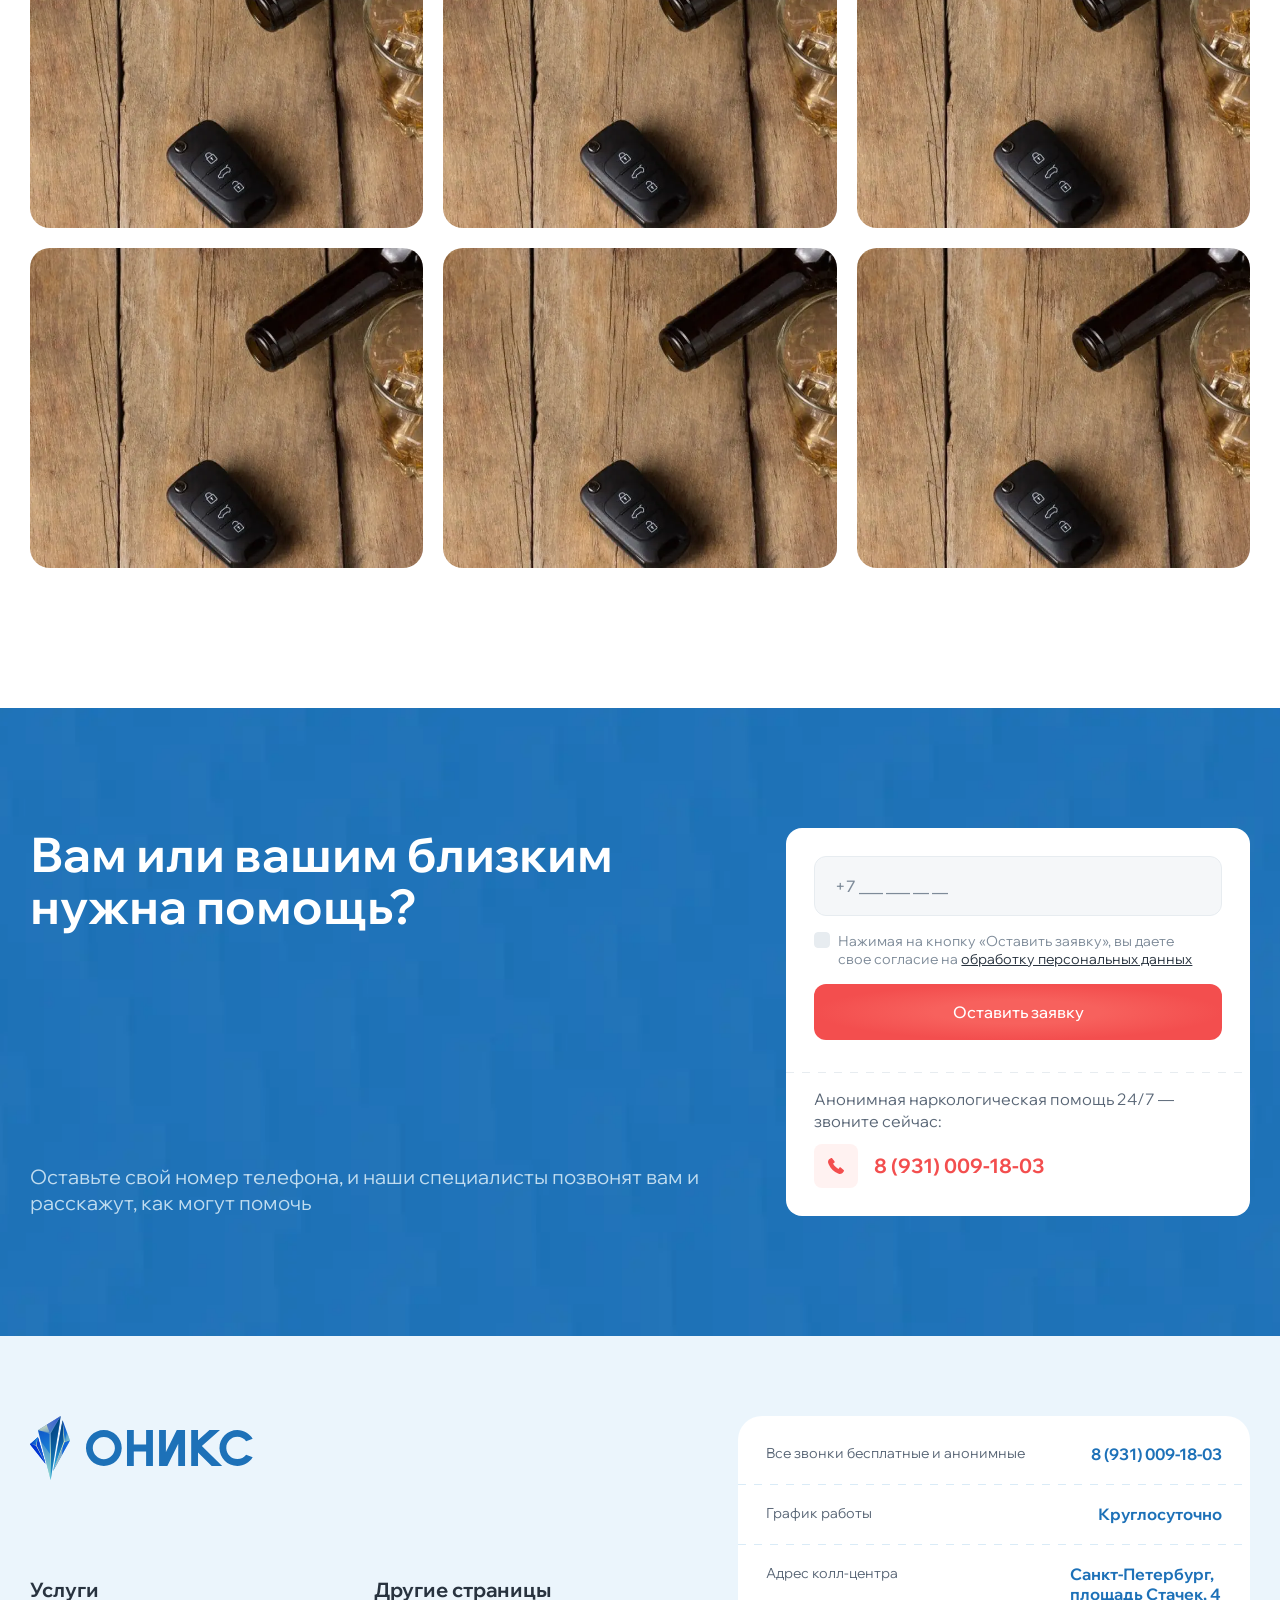
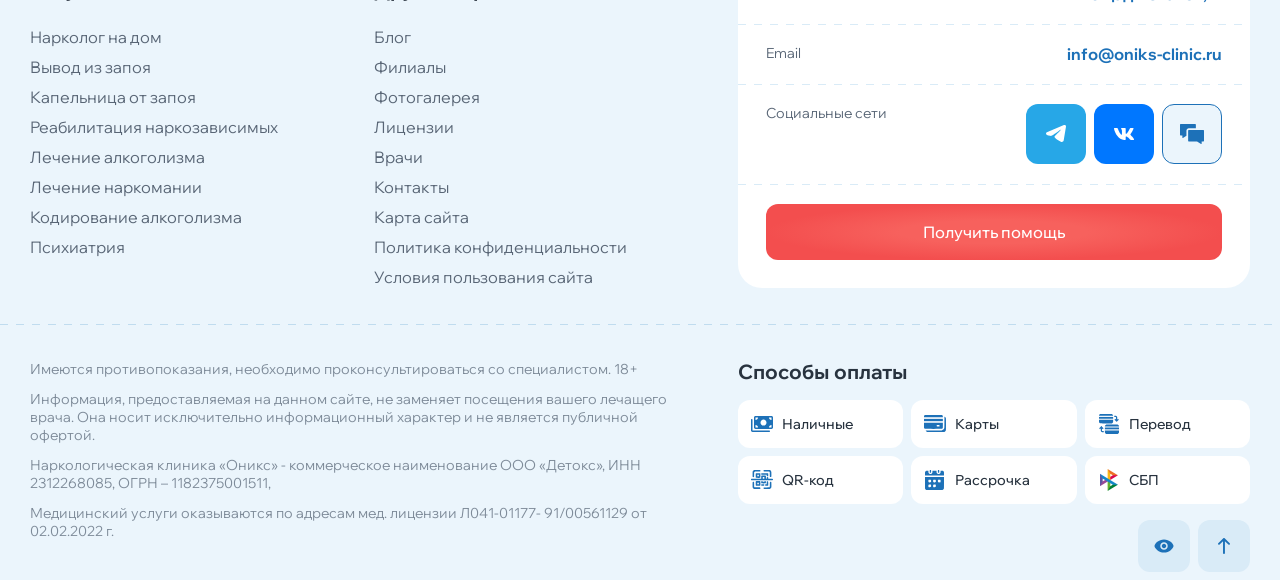
<file: gallery.html>
<!doctype html>
<html lang="ru">
	<head>
		<meta http-equiv="Content-Type" content="text/html; charset=utf-8" />
		<link rel="stylesheet" href="assets/css/build/build/swiper.css">
		<link rel="stylesheet" href="assets/css/build/build/fancybox.min.css">
		<link rel="stylesheet" href="assets/css/styles.css">
		
		
		<title>Name</title>
		<meta name='keywords' content='' />
		<meta name='description' content='' />
		<meta name="viewport" content="width=device-width, initial-scale=1, maximum-scale=1, user-scalable=0" />
		<meta http-equiv="X-UA-Compatible" content="IE=edge">
		<script src="assets/js/build/swiper-bundle.min.js" defer></script> 
		<script src="assets/js/build/fancybox.min.js" defer></script>
		<script src="assets/js/main.js" defer></script>
		<script src="assets/js/swipers.js" defer></script>
		<script src="assets/js/request.js" defer></script>
		<script src="assets/js/sourcebuster.min.js" defer></script>
		<script> </script>
	</head>
	<body>
		<div class="page">
			<header class="header">
				<div class="header__frame">
					<div class="header__license">Медицинская лицензия Л041-01177-91/00561129</div>
			
					<div class="container header__layout">
						<a class="header__brand" href="/">
							<picture>
								<source media="(max-width: 1023px)" srcset="assets/img/logo-mobile.svg" type="image/svg+xml" />
								<img src="assets/img/logo.svg" alt="Оникс" width="147" height="44" />
							</picture>
						</a>
			
						<div class="header__mobilebar">
							<a class="header__mobilecall" href="tel:+79310091803">
								<img src="assets/img/icons/phone-mobile.svg" alt="" />
								<span>
									<strong>8 (931) 009-18-03</strong>
									<span class="header__mobilehours">Круглосуточно, 24/7</span>
								</span>
							</a>
							<a class="header__network network tg" href="/telegram/">
								<img src="assets/img/icons/telegram.svg" alt="Telegram" />
							</a>
							<button class="header__burger" type="button" title="Открыть меню">
								<img src="assets/img/icons/burger.svg" alt="" />
								<img src="assets/img/icons/close.svg" alt="" />
							</button>
						</div>
			
						<button class="header__help primary-btn popup-btn" data-path="popup-change">Получить помощь</button>
			
						<nav class="header__nav">
							<form class="header__search popup-btn" data-path="popup-search">
								<input type="search" placeholder="Поиск по сайту" required />
								<button>
									<picture>
										<source media="(max-width: 1023px)" srcset="assets/img/icons/search-mobile.svg" type="image/svg+xml" />
										<img src="assets/img/icons/search.svg" alt="Найти" width="20" height="20" />
									</picture>
								</button>
							</form>
			
							<button class="header__urgent secondary-btn popup-btn" data-path="popup-change">Срочный вызов врача</button>
			
							<ul class="header__primary">
								<li class="header__item">
									<a class="header__navlink" href="/narkolog-na-dom/">Нарколог на дом</a>
								</li>
								<li class="header__item">
									<a class="header__navlink" href="/kapelnica-ot-zapoya/">Капельница от запоя</a>
								</li>
								<li class="header__item header__item--first">
									<a class="header__navlink" href="/ceny/">Цены</a>
								</li>
								<li class="header__item header__item--about">
									<div class="header__entry">
										<a class="header__navlink" href="/o-nas/">О нас</a>
										<button class="header__toggle" type="button" title="Раскрыть подменю «О нас»"></button>
									</div>
									<div class="header__dropdown" inert>
										<ul class="header__sublinks">
											<li><a href="/vrachi/">Врачи</a></li>
											<li><a href="/licenzii/">Лицензии</a></li>
											<li><a href="/ceny/">Цены</a></li>
											<li><a href="/blog/">Блог</a></li>
											<li><a href="/fotogalereya/">Фотогалерея</a></li>
										</ul>
									</div>
								</li>
								<li class="header__item header__item--first">
									<a class="header__navlink" href="/kontakty/">Контакты</a>
								</li>
							</ul>
			
							<ul class="header__services">
								<li class="header__item header__item--service">
									<div class="header__entry">
										<a class="header__navlink" href="/psihiatriya/">Психиатрия</a>
										<button class="header__toggle" type="button" title="Раскрыть подменю «Психиатрия»"></button>
									</div>
									<div class="header__dropdown" inert>
										<ul class="header__sublinks">
											<li><a href="/psihiatriya/">Психиатрия</a></li>
											<li><a href="/psihiatriya/konsultaciya/">Консультация психиатра</a></li>
										</ul>
									</div>
								</li>
								<li class="header__item header__item--service">
									<div class="header__entry">
										<a class="header__navlink" href="/kodirovanie/">Кодирование</a>
										<button class="header__toggle" type="button" title="Раскрыть подменю «Кодирование»"></button>
									</div>
									<div class="header__dropdown" inert>
										<ul class="header__sublinks">
											<li><a href="/kodirovanie/na-domu/">Кодирование на дому</a></li>
											<li><a href="/kodirovanie/metod-dovzhenko/">Метод Довженко</a></li>
											<li><a href="/kodirovanie/torpedo/">Препаратом «Торпедо»</a></li>
											<li><a href="/kodirovanie/esperal/">Препаратом «Эспераль»</a></li>
											<li><a href="/kodirovanie/dvojnoj-blok/">Двойной блок</a></li>
											<li><a href="/kodirovanie/gipnoz/">Гипноз</a></li>
											<li><a href="/kodirovanie/vshivanie-ampuly/">Вшивание ампулы</a></li>
											<li><a href="/kodirovanie/ukolom/">Кодирование уколом</a></li>
											<li><a href="/kodirovanie/igloukalyvaniem/">Кодирование иглоукалыванием</a></li>
											<li><a href="/kodirovanie/disulfiram/">Препаратом «Дисульфирам»</a></li>
											<li><a href="/kodirovanie/algominal/">Препаратом «Алгоминал»</a></li>
											<li><a href="/kodirovanie/raskodirovanie/">Раскодирование</a></li>
										</ul>
									</div>
								</li>
								<li class="header__item header__item--service">
									<div class="header__entry">
										<a class="header__navlink" href="/narkologicheskaya-klinika/">Наркологическая клиника</a>
										<button class="header__toggle" type="button" title="Раскрыть подменю «Наркологическая клиника»"></button>
									</div>
									<div class="header__dropdown" inert>
										<ul class="header__sublinks">
											<li><a href="/narkologicheskaya-klinika/">Наркологическая клиника</a></li>
											<li><a href="/narkolog-na-dom/">Нарколог на дом</a></li>
										</ul>
									</div>
								</li>
								<li class="header__item header__item--service">
									<div class="header__entry">
										<a class="header__navlink" href="/reabilitacionnyj-centr/">Реабилитационный центр</a>
										<button class="header__toggle" type="button" title="Раскрыть подменю «Реабилитационный центр»"></button>
									</div>
									<div class="header__dropdown" inert>
										<ul class="header__sublinks">
											<li><a href="/reabilitacionnyj-centr/">Реабилитационный центр</a></li>
										</ul>
									</div>
								</li>
								<li class="header__item header__item--service">
									<div class="header__entry">
										<a class="header__navlink" href="/lechenie-narkomanii/">Лечение наркомании</a>
										<button class="header__toggle" type="button" title="Раскрыть подменю «Лечение наркомании»"></button>
									</div>
									<div class="header__dropdown" inert>
										<ul class="header__sublinks">
											<li><a href="/lechenie-narkomanii/">Лечение наркомании</a></li>
										</ul>
									</div>
								</li>
								<li class="header__item header__item--service">
									<div class="header__entry">
										<a class="header__navlink" href="/lechenie-alkogolizma/">Лечение алкоголизма</a>
										<button class="header__toggle" type="button" title="Раскрыть подменю «Лечение алкоголизма»"></button>
									</div>
									<div class="header__dropdown" inert>
										<ul class="header__sublinks">
											<li><a href="/lechenie-alkogolizma/">Лечение алкоголизма</a></li>
											<li><a href="/kapelnica-ot-zapoya/">Капельница от запоя</a></li>
										</ul>
									</div>
								</li>
							</ul>
			
							<div class="header__contacts">
								<div class="header__info">
									<div class="header__contact header__contact--address">
										<div class="header__caption">Адрес колл-центра:</div>
										<div class="header__value">
											<img src="assets/img/icons/location.svg" alt="" />
											<span><button class="popup-btn" data-path="popup-city">Санкт-Петербург</button>, площадь Стачек 4</span>
										</div>
									</div>
			
									<div class="header__contact header__contact--phone">
										<div class="header__caption">
											<span class="header__desktoptext">Бесплатные звонки по РФ</span>
											<span class="header__mobiletext">Все звонки бесплатные и анонимные</span>
										</div>
										<a class="header__value" href="tel:+79310091803">
											<img src="assets/img/icons/phone.svg" alt="" />
											8 (931) 009-18-03
										</a>
									</div>
			
									<div class="header__contact header__contact--hours">
										<div class="header__caption">График работы:</div>
										<div class="header__value">
											<img src="assets/img/icons/clock.svg" alt="" />
											<span>Круглосуточно<span class="header__desktoptext">, 24/7</span></span>
										</div>
									</div>
								</div>
			
								<div class="header__social">
									<div class="header__caption header__mobiletext">Социальные сети</div>
									<div class="networks">
										<a class="header__network network tg" href="#">
											<img src="assets/img/icons/telegram.svg" alt="Telegram" />
										</a>
										<a class="header__network network vk" href="#">
											<img src="assets/img/icons/vk.svg" alt="ВКонтакте" />
										</a>
										<a class="header__network network" href="/chat/">
											<svg width="22" height="18" viewBox="0 0 22 18" fill="none" xmlns="http://www.w3.org/2000/svg">
												<path
													d="M5.89733 5.98546V10.5884L2.73558 12.5127C2.42335 12.7019 2.16878 12.5648 2.16878 12.2068V10.3031H0.668073C0.491004 10.3027 0.321292 10.234 0.196084 10.1119C0.070877 9.98975 0.000371606 9.82432 0 9.6516V0.651487C0.000371606 0.478813 0.070877 0.313316 0.196084 0.191216C0.321292 0.0691175 0.491004 0.000362381 0.668073 0H13.8748C14.0519 0.000362381 14.2216 0.0691175 14.3468 0.191216C14.472 0.313316 14.5425 0.478813 14.5429 0.651487V3.81292H8.12518C7.53442 3.81328 6.96798 4.04228 6.55026 4.44964C6.13254 4.85699 5.8977 5.40938 5.89733 5.98546ZM22 5.98546V14.987C21.9997 15.1596 21.9291 15.3251 21.8039 15.4472C21.6787 15.5693 21.509 15.6381 21.332 15.6385H19.8565V17.608C19.8565 17.966 19.6034 18.1045 19.2898 17.9152L15.6259 15.685C15.6025 15.6707 15.58 15.6552 15.5584 15.6385H8.12518C7.94811 15.6381 7.7784 15.5693 7.65319 15.4472C7.52798 15.3251 7.45748 15.1596 7.4571 14.987V5.98546C7.45785 5.8129 7.52847 5.64761 7.6536 5.52558C7.77873 5.40356 7.94822 5.33469 8.12518 5.33396H21.332C21.509 5.33433 21.6787 5.40308 21.8039 5.52518C21.9291 5.64729 21.9997 5.81278 22 5.98546Z"
													fill="#1D71B8"
												/>
											</svg>
										</a>
									</div>
								</div>
							</div>
						</nav>
					</div>
			
					<div class="header__backdrop"></div>
				</div>
			</header>
			<main class="main"><section class="page-top">
    <div class="container">
        <ul class="breadcrumbs">
            <li><a href="#">Главная</a></li>
            <li>Фотогалерея</li>
        </ul>
        <h1 class="title-h1">Фото клиники</h1>
    </div>
</section>


<section class="gallery section-offset show-more-js">
    <div class="container">
        <div class="gallery__list grid-3">
            <a href="assets/img/gallery/alcohol.jpg" class="gallery__item img-animation show-more-item-js" data-fancybox="gallery">
                <picture>
                    <source srcset="assets/img/gallery/alcohol.webp" type="image/webp">
                    <img src="assets/img/gallery/alcohol.jpg" loading="lazy" alt="Бокал с алкоголем, бутылка и автомобильный ключ на деревянном столе">
                </picture>
            </a>

            <a href="assets/img/gallery/alcohol.jpg" class="gallery__item img-animation show-more-item-js" data-fancybox="gallery">
                <picture>
                    <source srcset="assets/img/gallery/alcohol.webp" type="image/webp">
                    <img src="assets/img/gallery/alcohol.jpg" loading="lazy" alt="Бокал с алкоголем, бутылка и автомобильный ключ на деревянном столе">
                </picture>
            </a>

            <a href="assets/img/gallery/alcohol.jpg" class="gallery__item img-animation show-more-item-js" data-fancybox="gallery">
                <picture>
                    <source srcset="assets/img/gallery/alcohol.webp" type="image/webp">
                    <img src="assets/img/gallery/alcohol.jpg" loading="lazy" alt="Бокал с алкоголем, бутылка и автомобильный ключ на деревянном столе">
                </picture>
            </a>

            <a href="assets/img/gallery/alcohol.jpg" class="gallery__item img-animation show-more-item-js" data-fancybox="gallery">
                <picture>
                    <source srcset="assets/img/gallery/alcohol.webp" type="image/webp">
                    <img src="assets/img/gallery/alcohol.jpg" loading="lazy" alt="Бокал с алкоголем, бутылка и автомобильный ключ на деревянном столе">
                </picture>
            </a>

            <a href="assets/img/gallery/alcohol.jpg" class="gallery__item img-animation show-more-item-js" data-fancybox="gallery">
                <picture>
                    <source srcset="assets/img/gallery/alcohol.webp" type="image/webp">
                    <img src="assets/img/gallery/alcohol.jpg" loading="lazy" alt="Бокал с алкоголем, бутылка и автомобильный ключ на деревянном столе">
                </picture>
            </a>

            <a href="assets/img/gallery/alcohol.jpg" class="gallery__item img-animation show-more-item-js" data-fancybox="gallery">
                <picture>
                    <source srcset="assets/img/gallery/alcohol.webp" type="image/webp">
                    <img src="assets/img/gallery/alcohol.jpg" loading="lazy" alt="Бокал с алкоголем, бутылка и автомобильный ключ на деревянном столе">
                </picture>
            </a>

            <a href="assets/img/gallery/alcohol.jpg" class="gallery__item img-animation show-more-item-js" data-fancybox="gallery">
                <picture>
                    <source srcset="assets/img/gallery/alcohol.webp" type="image/webp">
                    <img src="assets/img/gallery/alcohol.jpg" loading="lazy" alt="Бокал с алкоголем, бутылка и автомобильный ключ на деревянном столе">
                </picture>
            </a>

            <a href="assets/img/gallery/alcohol.jpg" class="gallery__item img-animation show-more-item-js" data-fancybox="gallery">
                <picture>
                    <source srcset="assets/img/gallery/alcohol.webp" type="image/webp">
                    <img src="assets/img/gallery/alcohol.jpg" loading="lazy" alt="Бокал с алкоголем, бутылка и автомобильный ключ на деревянном столе">
                </picture>
            </a>

            <a href="assets/img/gallery/alcohol.jpg" class="gallery__item img-animation show-more-item-js" data-fancybox="gallery">
                <picture>
                    <source srcset="assets/img/gallery/alcohol.webp" type="image/webp">
                    <img src="assets/img/gallery/alcohol.jpg" loading="lazy" alt="Бокал с алкоголем, бутылка и автомобильный ключ на деревянном столе">
                </picture>
            </a>

            <a href="assets/img/gallery/alcohol.jpg" class="gallery__item img-animation show-more-item-js" data-fancybox="gallery">
                <picture>
                    <source srcset="assets/img/gallery/alcohol.webp" type="image/webp">
                    <img src="assets/img/gallery/alcohol.jpg" loading="lazy" alt="Бокал с алкоголем, бутылка и автомобильный ключ на деревянном столе">
                </picture>
            </a>

            <a href="assets/img/gallery/alcohol.jpg" class="gallery__item img-animation show-more-item-js" data-fancybox="gallery">
                <picture>
                    <source srcset="assets/img/gallery/alcohol.webp" type="image/webp">
                    <img src="assets/img/gallery/alcohol.jpg" loading="lazy" alt="Бокал с алкоголем, бутылка и автомобильный ключ на деревянном столе">
                </picture>
            </a>

            <a href="assets/img/gallery/alcohol.jpg" class="gallery__item img-animation show-more-item-js" data-fancybox="gallery">
                <picture>
                    <source srcset="assets/img/gallery/alcohol.webp" type="image/webp">
                    <img src="assets/img/gallery/alcohol.jpg" loading="lazy" alt="Бокал с алкоголем, бутылка и автомобильный ключ на деревянном столе">
                </picture>
            </a>
        </div>

        <div class="gallery__bottom show-more-controls-js">
            <button class="tertiary-btn border-btn gallery__more show-more-btn-js" type="button">Показать еще</button>
        </div>
    </div>
</section>


<section class="consultation section-padding dark">
    <div class="container consultation__layout">
        <div class="consultation__intro">
            <div class="title-h2 consultation__title">Вам или вашим близким нужна помощь?</div>
            <p class="consultation__text">Оставьте свой номер телефона, и наши специалисты позвонят вам и расскажут, как могут помочь</p>
        </div>

        <div class="consultation__card">
            <form class="consultation__form">
                <input name='catalogue' type='hidden' value='<?= $current_catalogue["Catalogue_ID"] ?>' />
                <input name="bitrixID" type="hidden" value='<?= $current_catalogue["BitrixID"] ?>'>
                <input name='city' type='hidden' value='<?= $current_catalogue["Catalogue_Name"] ?>' />
                <input name='type' type='hidden' value='request' />
                <input name='cc' type='hidden' value='2' />
                <input name='sub' type='hidden' value='8' />
                <input name='mes' type='hidden' value='22' />
                <input name="urlMessage" type="hidden" value="">
                <input name="title_url_message" type="hidden" value="">                <input type="tel" name="params[phone][]" placeholder="+7 ___ ___ __ __" required>

                <div class="politic consultation__consent">
                    <input type="checkbox" name="consent" id="consultation-consent" value="1" required>
                    <span><label for="consultation-consent">Нажимая на кнопку «Оставить заявку», вы даете свое согласие на</label> <a href="#">обработку персональных данных</a></span>
                </div>

                <button class="secondary-btn consultation__submit" type="submit">Оставить заявку</button>
            </form>

            <div class="consultation__contact">
                <p>Анонимная наркологическая помощь 24/7 — звоните сейчас:</p>
                <a class="consultation__phone" href="tel:+79310091803">
                    <img src="assets/img/icons/phone-red.svg" alt="">
                    <span>8 (931) 009-18-03</span>
                </a>
            </div>
        </div>
    </div>
</section>

</main>
			<footer class="footer">
    <div class="container footer__top">
        <a class="footer__logo" href="#">
            <picture class=''>
                <source srcset='assets/img/logo.svg' type='image/svg+xml'>
                <img src='assets/img/logo.png' decoding='async' loading='lazy' alt='Оникс'>
            </picture>
        </a>

        <div class="footer__contacts">
            <div class="footer__contact">
                <span class="footer__label">Все звонки бесплатные и анонимные</span>
                <a class="footer__value" href="tel:+79310091803">8 (931) 009-18-03</a>
            </div>
            <div class="footer__contact">
                <span class="footer__label">График работы</span>
                <span class="footer__value">Круглосуточно</span>
            </div>
            <div class="footer__contact">
                <span class="footer__label">Адрес колл-центра</span>
                <address class="footer__value footer__address">Санкт-Петербург, площадь Стачек, 4</address>
            </div>
            <div class="footer__contact">
                <span class="footer__label">Email</span>
                <a class="footer__value" href="#">info@oniks-clinic.ru</a>
            </div>
            <div class="footer__contact">
                <span class="footer__label">Социальные сети</span>
                <div class="networks footer__networks">
                    <a class="network tg footer__network" href="#">
                        <img src="assets/img/icons/telegram.svg" alt="Telegram">
                    </a>
                    <a class="network vk footer__network" href="#">
                        <img src="assets/img/icons/vk.svg" alt="ВКонтакте">
                    </a>
                    <a class="network footer__network" href="#">
                        <svg width="24" height="20" viewBox="0 0 24 20" fill="none" xmlns="http://www.w3.org/2000/svg">
                            <path d="M6.43345 6.65051V11.7649L2.98427 13.903C2.64366 14.1133 2.36594 13.9609 2.36594 13.5631V11.4479H0.728807C0.53564 11.4475 0.350501 11.3711 0.21391 11.2355C0.0773203 11.0997 0.000405389 10.9159 0 10.724V0.723875C0.000405389 0.532015 0.0773203 0.348129 0.21391 0.212463C0.350501 0.0767973 0.53564 0.000402645 0.728807 0H15.1362C15.3294 0.000402645 15.5145 0.0767973 15.651 0.212463C15.7877 0.348129 15.8646 0.532015 15.865 0.723875V4.23657H8.86383C8.21937 4.23698 7.60144 4.49143 7.14574 4.94405C6.69005 5.39665 6.43386 6.01042 6.43345 6.65051ZM24 6.65051V16.6522C23.9996 16.844 23.9226 17.0279 23.7861 17.1635C23.6495 17.2993 23.4643 17.3756 23.2712 17.3761H21.6617V19.5645C21.6617 19.9622 21.3855 20.1161 21.0434 19.9058L17.0465 17.4278C17.0209 17.4119 16.9963 17.3946 16.9728 17.3761H8.86383C8.67066 17.3756 8.48552 17.2993 8.34893 17.1635C8.21234 17.0279 8.13543 16.844 8.13502 16.6522V6.65051C8.13583 6.45877 8.21287 6.27512 8.34938 6.13954C8.48588 6.00395 8.67078 5.92744 8.86383 5.92663H23.2712C23.4643 5.92704 23.6495 6.00343 23.7861 6.13909C23.9226 6.27476 23.9996 6.45865 24 6.65051Z" fill="#1D71B8" />
                        </svg>
                    </a>
                </div>
            </div>
            <div class="footer__contact">
                <button class="secondary-btn footer__request popup-btn" type="button" data-path="popup-change">Получить помощь</button>
            </div>
        </div>

        <nav class="footer__nav">
            <div>
                <div class="footer__title">Услуги</div>
                <ul class="footer__links">
                    <li><a href="#">Нарколог на дом</a></li>
                    <li><a href="#">Вывод из запоя</a></li>
                    <li><a href="#">Капельница от запоя</a></li>
                    <li><a href="#">Реабилитация наркозависимых</a></li>
                    <li><a href="#">Лечение алкоголизма</a></li>
                    <li><a href="#">Лечение наркомании</a></li>
                    <li><a href="#">Кодирование алкоголизма</a></li>
                    <li><a href="#">Психиатрия</a></li>
                </ul>
            </div>
            <div>
                <div class="footer__title">Другие страницы</div>
                <ul class="footer__links">
                    <li><a href="#">Блог</a></li>
                    <li><a href="#">Филиалы</a></li>
                    <li><a href="#">Фотогалерея</a></li>
                    <li><a href="#">Лицензии</a></li>
                    <li><a href="#">Врачи</a></li>
                    <li><a href="#">Контакты</a></li>
                    <li><a href="#">Карта сайта</a></li>
                    <li><a href="#">Политика конфиденциальности</a></li>
                    <li><a href="#">Условия пользования сайта</a></li>
                </ul>
            </div>
        </nav>
    </div>

    <div class="footer__details">
        <div class="container footer__info">
            <div class="footer__payments">
                <div class="footer__title">Способы оплаты</div>
                <ul class="footer__methods">
                    <li>
                        <img src="assets/img/icons/footer-cash.svg" alt="">
                        <span>Наличные</span>
                    </li>
                    <li>
                        <img src="assets/img/icons/footer-card.svg" alt="">
                        <span>Карты</span>
                    </li>
                    <li>
                        <img src="assets/img/icons/footer-transfer.svg" alt="">
                        <span>Перевод</span>
                    </li>
                    <li>
                        <img src="assets/img/icons/footer-qr.svg" alt="">
                        <span>QR-код</span>
                    </li>
                    <li>
                        <img src="assets/img/icons/footer-installment.svg" alt="">
                        <span>Рассрочка</span>
                    </li>
                    <li>
                        <img class="footer__sbp" src="assets/img/icons/footer-sbp.png" alt="">
                        <span>СБП</span>
                    </li>
                </ul>
            </div>

            <div class="footer__legal">
                <p>Имеются противопоказания, необходимо проконсультироваться со специалистом. 18+</p>
                <p>Информация, предоставляемая на данном сайте, не заменяет посещения вашего лечащего врача. Она носит исключительно информационный характер и не является публичной офертой.</p>
                <p>Наркологическая клиника «Оникс» - коммерческое наименование ООО «Детокс», ИНН 2312268085, ОГРН – 1182375001511,</p>
                <p>Медицинский услуги оказываются по адресам мед. лицензии Л041-01177- 91/00561129 от 02.02.2022 г.</p>
            </div>

            <div class="footer__tools">
                <button class="footer__tool" id="specialButton">
                    <img src="assets/img/icons/eye.svg" alt="Версия для слабовидящих">
                </button>
                <button class="footer__tool footer__up scroll-top">
                    <img src="assets/img/icons/up.svg" alt="Наверх">
                </button>
            </div>
        </div>
    </div>

    <div class="container footer__cities">
        <a class="footer__city footer__city--prev" href="#">
            <svg width="32" height="32" viewBox="0 0 32 32" fill="none" xmlns="http://www.w3.org/2000/svg">
                <rect width="32" height="32" rx="16" transform="matrix(-1 0 0 1 32 0)" fill="#FFF2F1" />
                <path d="M14.9674 13.0621C15.0795 12.9424 15.1405 12.7841 15.1376 12.6204C15.1347 12.4568 15.0681 12.3007 14.9518 12.185C14.8355 12.0693 14.6787 12.003 14.5142 12.0001C14.3498 11.9972 14.1907 12.0579 14.0704 12.1695L10.6856 15.5379C10.5668 15.6564 10.5 15.8169 10.5 15.9842C10.5 16.1516 10.5668 16.3121 10.6856 16.4306L14.0704 19.799C14.1285 19.861 14.1986 19.9108 14.2764 19.9453C14.3543 19.9798 14.4383 19.9984 14.5235 19.9999C14.6087 20.0014 14.6934 19.9858 14.7724 19.954C14.8514 19.9223 14.9232 19.875 14.9835 19.815C15.0437 19.755 15.0912 19.6836 15.1232 19.605C15.1551 19.5263 15.1708 19.4421 15.1693 19.3573C15.1678 19.2725 15.1491 19.1888 15.1144 19.1114C15.0797 19.0339 15.0297 18.9642 14.9674 18.9064L12.6657 16.6158H20.8654C21.0337 16.6158 21.1951 16.5493 21.3141 16.4308C21.4331 16.3124 21.5 16.1518 21.5 15.9842C21.5 15.8167 21.4331 15.6561 21.3141 15.5377C21.1951 15.4192 21.0337 15.3527 20.8654 15.3527H12.6657L14.9674 13.0621Z" fill="#F34E4E" />
              </svg>
            <span>Улан-Уде</span>
        </a>
        <a class="footer__city" href="#">
            <span>Калининград</span>
            <svg width="32" height="32" viewBox="0 0 32 32" fill="none" xmlns="http://www.w3.org/2000/svg">
                <rect width="32" height="32" rx="16" fill="#FFF2F1" />
                <path d="M17.0326 13.0621C16.9205 12.9424 16.8595 12.7841 16.8624 12.6204C16.8653 12.4568 16.9319 12.3007 17.0482 12.185C17.1645 12.0693 17.3213 12.003 17.4858 12.0001C17.6502 11.9972 17.8093 12.0579 17.9296 12.1695L21.3144 15.5379C21.4332 15.6564 21.5 15.8169 21.5 15.9842C21.5 16.1516 21.4332 16.3121 21.3144 16.4306L17.9296 19.799C17.8715 19.861 17.8014 19.9108 17.7236 19.9453C17.6457 19.9798 17.5617 19.9984 17.4765 19.9999C17.3913 20.0014 17.3066 19.9858 17.2276 19.954C17.1486 19.9223 17.0768 19.875 17.0165 19.815C16.9563 19.755 16.9088 19.6836 16.8768 19.605C16.8449 19.5263 16.8292 19.4421 16.8307 19.3573C16.8322 19.2725 16.8509 19.1888 16.8856 19.1114C16.9203 19.0339 16.9703 18.9642 17.0326 18.9064L19.3343 16.6158H11.1346C10.9663 16.6158 10.8049 16.5493 10.6859 16.4308C10.5669 16.3124 10.5 16.1518 10.5 15.9842C10.5 15.8167 10.5669 15.6561 10.6859 15.5377C10.8049 15.4192 10.9663 15.3527 11.1346 15.3527H19.3343L17.0326 13.0621Z" fill="#F34E4E" />
              </svg>
        </a>
    </div>
</footer>
 
<!-- Pop-up change -->
<div class="popup popup-change" data-target="popup-change">
    <div class="popup__body">
        <div class="popup__content popup-change__content">
            <button class="close-popup close-popup-btn" type="button">
                <picture>
                    <source srcset='assets/img/icons/popup-close.svg' type='image/svg+xml'>
                    <img src='assets/img/icons/popup-close.png' decoding='async' loading='lazy' alt='Закрыть'>
                </picture>
            </button>

            <div class="popup-change__text">
                <div class="title-h2 popup-change__title original-title">Вам нужна помощь? Оставьте заявку</div>
                <p class="popup-change__subtitle">Мы свяжемся с вами и расскажем, как помочь вашему близкому</p>
            </div>

            <div class="popup-change__bottom">
                <form class="popup-change__form">
                    <input name='catalogue' type='hidden' value='<?= $current_catalogue["Catalogue_ID"] ?>' />
                    <input name="bitrixID" type="hidden" value='<?= $current_catalogue["BitrixID"] ?>'>
                    <input name='city' type='hidden' value='<?= $current_catalogue["Catalogue_Name"] ?>' />
                    <input name='type' type='hidden' value='request' />
                    <input name='cc' type='hidden' value='2' />
                    <input name='sub' type='hidden' value='8' />
                    <input name='mes' type='hidden' value='22' />
                    <input name="urlMessage" type="hidden" value="">
                    <input name="title_url_message" type="hidden" value="">                    <div class="popup-change__fields">
                        <input class="input popup-change__input" type="text" name="params[name][]" placeholder="Ваше имя" required>
                        <input class="input popup-change__input" type="tel" name="params[phone][]" placeholder="+7 ___ ___ __ __" required>
                    </div>

                    <div class="politic popup-change__consent">
                        <input type="checkbox" name="consent" id="popup-change-consent" value="1" required>
                        <span><label for="popup-change-consent">Нажимая на кнопку «Оставить заявку», вы даете свое согласие на</label> <a href="#">обработку персональных данных</a></span>
                    </div>

                    <button class="secondary-btn popup-change__btn" type="submit">Оставить заявку</button>
                </form>

                <div class="popup-change__contact">
                    <p class="popup-change__call">Или позвоните самостоятельно:</p>
                    <a class="popup-change__phone" href="tel:+79310091803">
                        <img src="assets/img/icons/phone-red.svg" alt="phone">
                        <span>8 (931) 009-18-03</span>
                    </a>
                </div>
            </div>
        </div>
    </div>
</div>

<div class="popup popup-response" data-modal-ok="result-wrapper" data-modal-open="open active">
    <div class="popup__body">
        <div class="popup__content popup-response__content">
            <button class="close-popup close-popup-btn" type="button">
                <picture>
                    <source srcset='assets/img/icons/popup-close.svg' type='image/svg+xml'>
                    <img src='assets/img/icons/popup-close.png' decoding='async' loading='lazy' alt='Закрыть'>
                </picture>
            </button>
            <img class="popup-response__icon" src="assets/img/icons/success.svg" alt="">
            <div class="result-wrapper popup-response__wrapper">
                <h3>Спасибо, ваша заявка успешно отправлена</h3>
                <p>Через 15 минут вам перезвонит наш оператор и более детально с вами все обсудит</p>
            </div>
            <button class="border-btn close-popup-btn popup-response__btn" type="button">Вернуться на сайт</button>
        </div>
    </div>
</div>

<div class="popup popup-response popup-response--error" data-modal-err="result-wrapper" data-modal-open="open active">
    <div class="popup__body">
        <div class="popup__content popup-response__content">
            <button class="close-popup close-popup-btn" type="button">
                <picture>
                    <source srcset='assets/img/icons/popup-close.svg' type='image/svg+xml'>
                    <img src='assets/img/icons/popup-close.png' decoding='async' loading='lazy' alt='Закрыть'>
                </picture>
            </button>
            <img class="popup-response__icon" src="assets/img/icons/error.svg" alt="">
            <div class="result-wrapper popup-response__wrapper">
                <h3>К сожалению, что то пошло не так</h3>
                <p>Вашу заявку не удалось обработать, попробуйте позже</p>
            </div>
            <button class="border-btn close-popup-btn popup-response__btn" type="button">Вернуться на сайт</button>
        </div>
    </div>
</div> <div class="popup popup-city search-wrapper" data-target="popup-city">
	<div class="popup__body">
		<div class="popup__content">
			<button class="close-popup close-popup-btn" type="button">
				<img src="assets/img/icons/popup-close.svg" alt="Закрыть" />
			</button>

			<div class="popup-city__head">
				<div class="title-h2 popup-city__title">Выберите ваш город</div>
				<label class="popup-city__field">
					<input class="popup-city__input" type="search" title="Поиск по городам" placeholder="Поиск по городам" />
					<span class="popup-city__submit"></span>
				</label>
				<div class="popup-city__current">
					<p class="popup-city__caption">Сейчас выбран:</p>
					<p class="popup-city__link popup-city__chosen">Санкт-Петербург</p>
				</div>
			</div>

			<div class="popup-city__body">
				<div class="popup__search">
					<p class="popup-city__caption">Популярные города:</p>
					<ul class="popup-city__list">
						<li><a class="popup-city__link search-name" href="#">Санкт-Петербург</a></li>
						<li><a class="popup-city__link search-name" href="#">Москва</a></li>
						<li><a class="popup-city__link search-name" href="#">Краснодар</a></li>
						<li><a class="popup-city__link search-name" href="#">Ростов-на-Дону</a></li>
						<li><a class="popup-city__link search-name" href="#">Воронеж</a></li>
						<li><a class="popup-city__link search-name" href="#">Ижевск</a></li>
						<li><a class="popup-city__link search-name" href="#">Волгоград</a></li>
						<li><a class="popup-city__link search-name" href="#">Комсомольск-на-Амуре</a></li>
					</ul>
				</div>

				<div class="popup__search-result none">
					<p class="popup-city__caption popup-city__count"></p>
					<p class="popup-city__caption no-results-message none">По вашему запросу городов не найдено</p>
					<ul class="popup-city__list search-list">
						<li><a class="popup-city__link search-name" href="#">Волгоград</a></li>
						<li><a class="popup-city__link search-name" href="#">Волгодонск</a></li>
						<li><a class="popup-city__link search-name" href="#">Волгореченск</a></li>
						<li><a class="popup-city__link search-name" href="#">Волжск</a></li>
						<li><a class="popup-city__link search-name" href="#">Волжский</a></li>
						<li><a class="popup-city__link search-name" href="#">Вологда</a></li>
						<li><a class="popup-city__link search-name" href="#">Володарск</a></li>
						<li><a class="popup-city__link search-name" href="#">Волоколамск</a></li>
						<li><a class="popup-city__link search-name" href="#">Волосово</a></li>
						<li><a class="popup-city__link search-name" href="#">Санкт-Петербург</a></li>
						<li><a class="popup-city__link search-name" href="#">Москва</a></li>
						<li><a class="popup-city__link search-name" href="#">Краснодар</a></li>
						<li><a class="popup-city__link search-name" href="#">Ростов-на-Дону</a></li>
						<li><a class="popup-city__link search-name" href="#">Воронеж</a></li>
						<li><a class="popup-city__link search-name" href="#">Ижевск</a></li>
						<li><a class="popup-city__link search-name" href="#">Комсомольск-на-Амуре</a></li>
					</ul>
				</div>
			</div>
		</div>
	</div>
</div>
 <div class="popup popup-search search-wrapper" data-target="popup-search">
	<div class="popup__body">
		<div class="popup__content">
			<button class="close-popup close-popup-btn" type="button">
				<img src="assets/img/icons/popup-close.svg" alt="Закрыть" />
			</button>

			<div class="popup-search__head">
				<div class="title-h2 popup-search__title">Поиск по сайту</div>
				<form class="popup-search__field">
					<input class="popup-search__input" type="search" title="Поиск по сайту" placeholder="Поиск по сайту" required />
					<button class="popup-search__submit" type="button" title="Найти"></button>
				</form>
			</div>

			<div class="popup-search__body">
				<div class="popup__search">
					<p class="popup-search__caption">Часто ищут:</p>
					<ul class="popup-search__list">
						<li><a class="popup-search__link" href="#">Кодирование на дому</a></li>
						<li><a class="popup-search__link" href="#">Метод Довженко</a></li>
						<li><a class="popup-search__link" href="#">Вшивание ампулы</a></li>
						<li><a class="popup-search__link" href="#">Кодирование уколом</a></li>
						<li><a class="popup-search__link" href="#">Кодирование иглоукалыванием</a></li>
						<li><a class="popup-search__link" href="#">Препаратом «Дисульфирам»</a></li>
						<li><a class="popup-search__link" href="#">Препаратом «Алгоминал»</a></li>
						<li><a class="popup-search__link" href="#">Раскодирование</a></li>
					</ul>
				</div>

				<div class="popup__search-result none">
					<p class="popup-search__caption popup-search__count"></p>
					<p class="popup-search__caption no-results-message none">По вашему запросу ничего не найдено</p>
					<ul class="popup-search__list search-list">
						<li>
							<a class="popup-search__link" href="#">
								<span class="search-name">Кодирование на дому</span>
								<span class="popup-search__type">Услуга</span>
							</a>
						</li>
						<li>
							<a class="popup-search__link" href="#">
								<span class="search-name">Метод Довженко</span>
								<span class="popup-search__type">Услуга</span>
							</a>
						</li>
						<li>
							<a class="popup-search__link" href="#">
								<span class="search-name">Вшивание ампулы</span>
								<span class="popup-search__type">Услуга</span>
							</a>
						</li>
						<li>
							<a class="popup-search__link" href="#">
								<span class="search-name">Кодирование уколом</span>
								<span class="popup-search__type">Услуга</span>
							</a>
						</li>
						<li>
							<a class="popup-search__link" href="#">
								<span class="search-name">Кодирование иглоукалыванием</span>
								<span class="popup-search__type">Услуга</span>
							</a>
						</li>
						<li>
							<a class="popup-search__link" href="#">
								<span class="search-name">Препаратом «Дисульфирам»</span>
								<span class="popup-search__type">Услуга</span>
							</a>
						</li>
						<li>
							<a class="popup-search__link" href="#">
								<span class="search-name">Препаратом «Алгоминал»</span>
								<span class="popup-search__type">Услуга</span>
							</a>
						</li>
						<li>
							<a class="popup-search__link" href="#">
								<span class="search-name">Раскодирование</span>
								<span class="popup-search__type">Услуга</span>
							</a>
						</li>
					</ul>
				</div>
			</div>

			<button class="border-btn close-popup-btn popup-search__back" type="button">Вернуться в меню</button>
		</div>
	</div>
</div>
 <div class="cookie popup-cookie" hidden>
	<p>
		Этот сайт использует файлы cookies для комфортной работы пользователя. К сайту подключен сервис <a href="#">Яндекс.Метрика</a>. Продолжая просмотр страницы, вы
		<a href="#">соглашаетесь на обработку персональных данных</a> в соответствии с <a href="#">Политикой конфиденциальности</a>, <a href="#">Пользовательским соглашением</a>.
	</p>
	<button class="tertiary-btn cookie__button popup-cookie__btn" type="button">Хорошо</button>
</div>

<div class="widget">
	<div class="widget__menu">
		<div class="widget__reveal" inert>
			<div class="widget__links">
				<a class="network tg widget__link" href="#" title="Telegram"><img src="assets/img/icons/telegram.svg" alt="Telegram" /></a>
				<a class="network vk widget__link" href="#" title="ВКонтакте"><img src="assets/img/icons/vk.svg" alt="ВКонтакте" /></a>
				<button class="network widget__link popup-btn" data-path="popup-change" type="button" title="Получить консультацию">
					<svg width="22" height="18" viewBox="0 0 22 18" fill="none" xmlns="http://www.w3.org/2000/svg">
						<path
							d="M5.89733 5.98546V10.5884L2.73558 12.5127C2.42335 12.7019 2.16878 12.5648 2.16878 12.2068V10.3031H0.668073C0.491004 10.3027 0.321292 10.234 0.196084 10.1119C0.070877 9.98975 0.000371606 9.82432 0 9.6516V0.651487C0.000371606 0.478813 0.070877 0.313316 0.196084 0.191216C0.321292 0.0691175 0.491004 0.000362381 0.668073 0H13.8748C14.0519 0.000362381 14.2216 0.0691175 14.3468 0.191216C14.472 0.313316 14.5425 0.478813 14.5429 0.651487V3.81292H8.12518C7.53442 3.81328 6.96798 4.04228 6.55026 4.44964C6.13254 4.85699 5.8977 5.40938 5.89733 5.98546ZM22 5.98546V14.987C21.9997 15.1596 21.9291 15.3251 21.8039 15.4472C21.6787 15.5693 21.509 15.6381 21.332 15.6385H19.8565V17.608C19.8565 17.966 19.6034 18.1045 19.2898 17.9152L15.6259 15.685C15.6025 15.6707 15.58 15.6552 15.5584 15.6385H8.12518C7.94811 15.6381 7.7784 15.5693 7.65319 15.4472C7.52798 15.3251 7.45748 15.1596 7.4571 14.987V5.98546C7.45785 5.8129 7.52847 5.64761 7.6536 5.52558C7.77873 5.40356 7.94822 5.33469 8.12518 5.33396H21.332C21.509 5.33433 21.6787 5.40308 21.8039 5.52518C21.9291 5.64729 21.9997 5.81278 22 5.98546Z"
							fill="#1D71B8"
						/>
					</svg>
				</button>
			</div>
		</div>

		<button class="widget__toggle" type="button" title="Открыть способы связи"></button>
	</div>

	<button class="scroll-top widget__up" type="button" title="Наверх"><img src="assets/img/icons/up.svg" alt="" /></button>
</div>

		</div>
	</body>
</html>
</file>
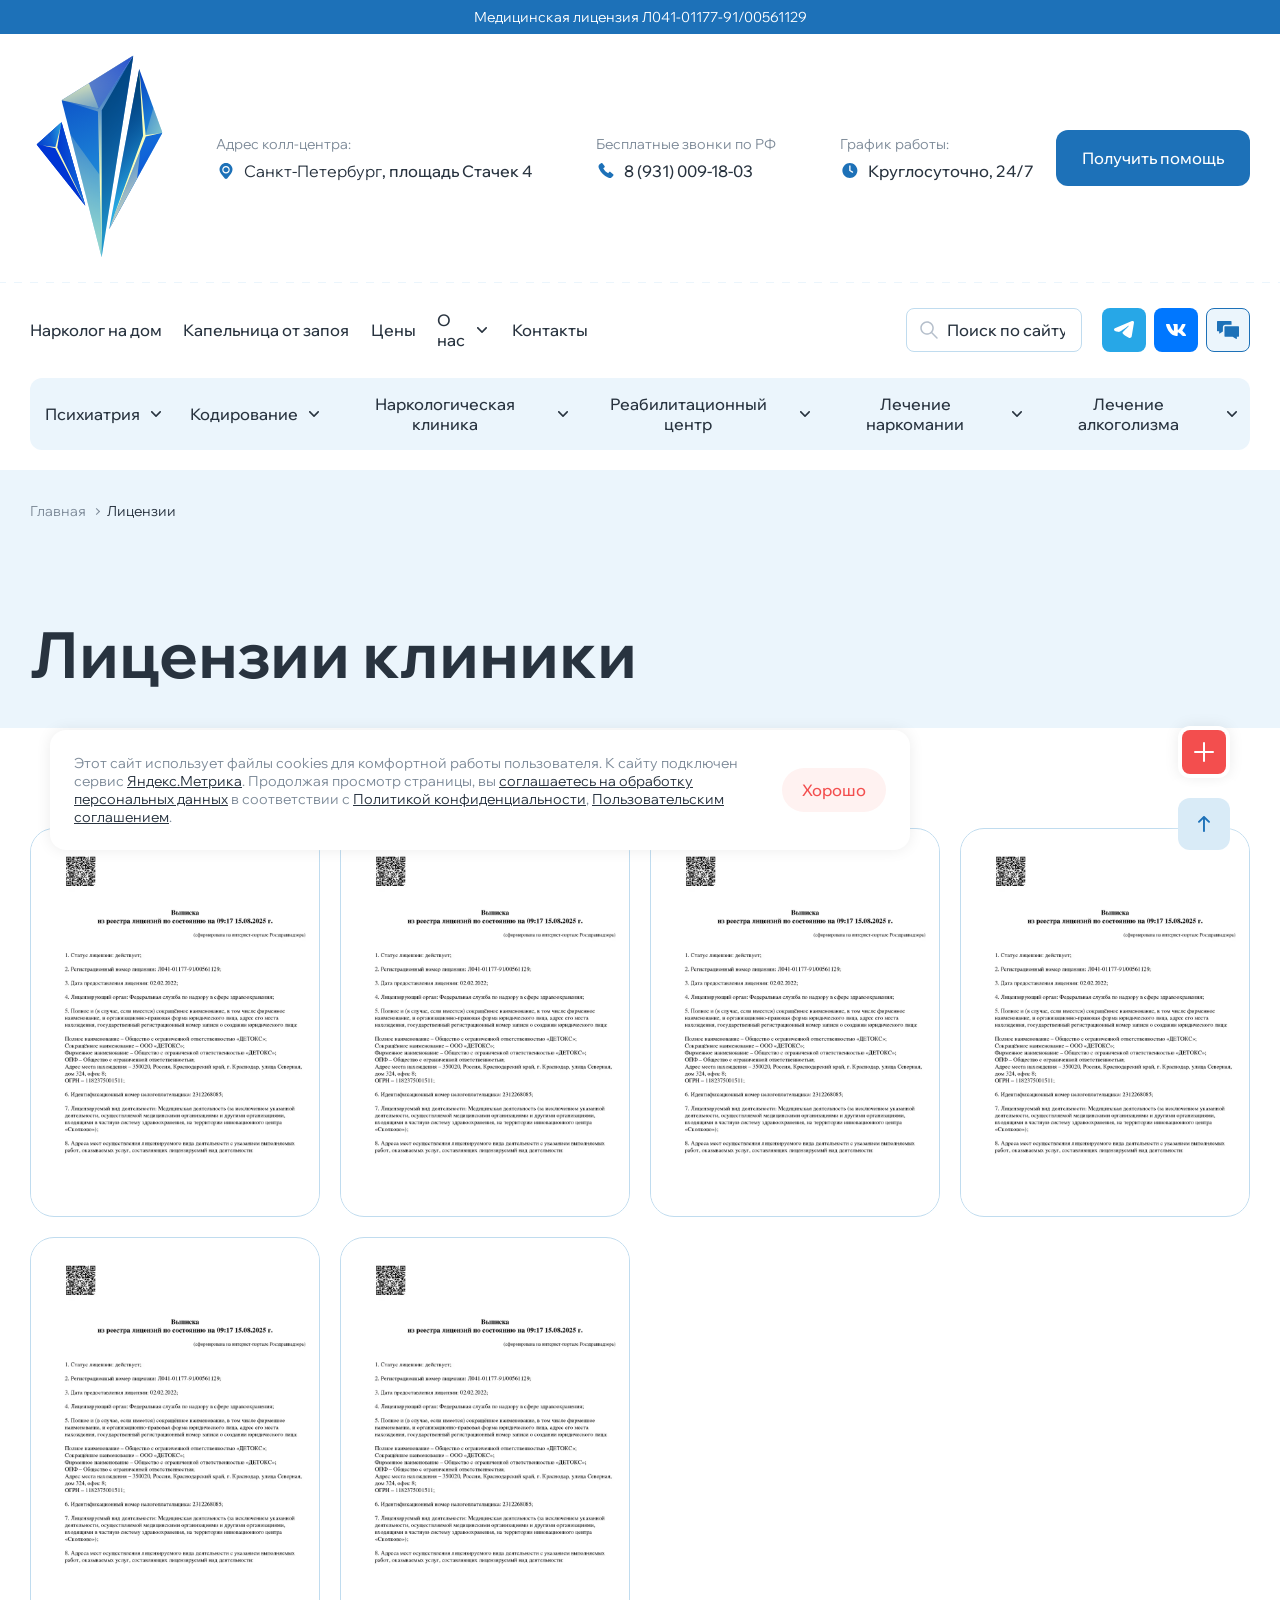
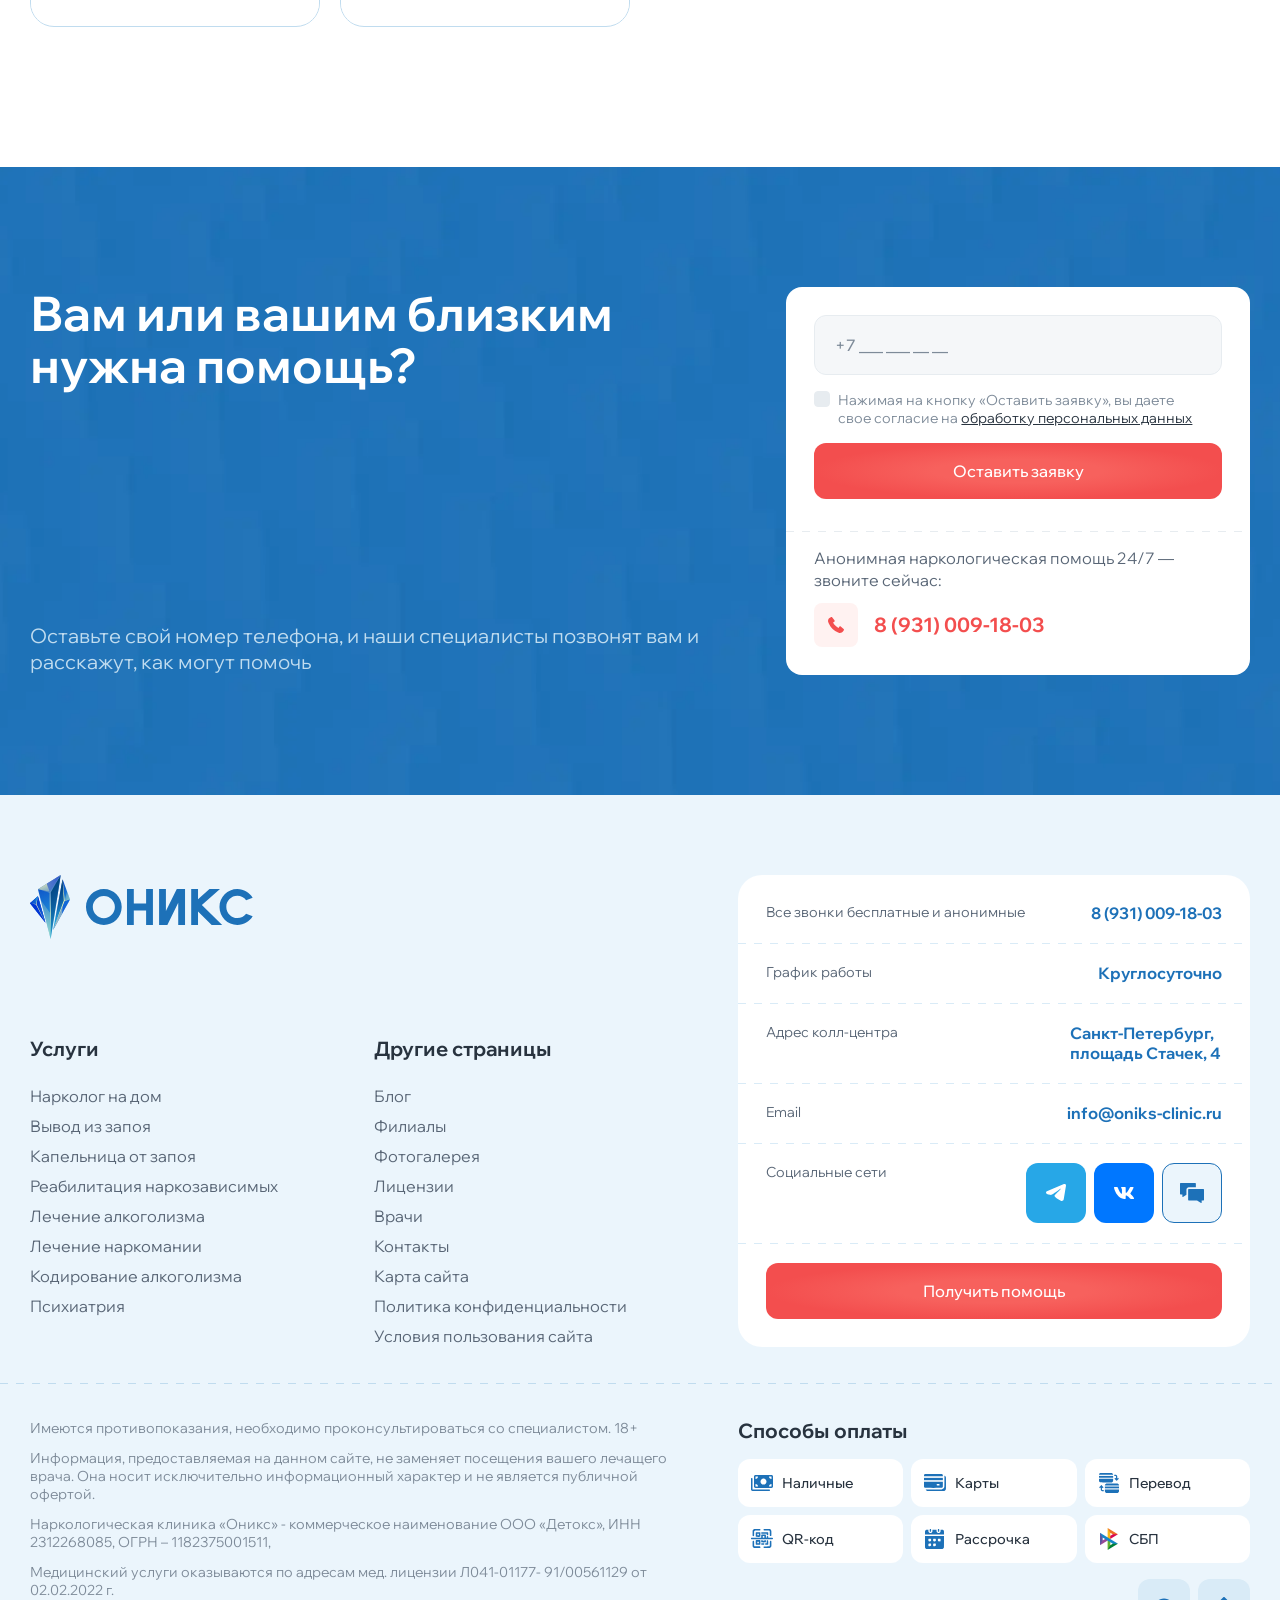
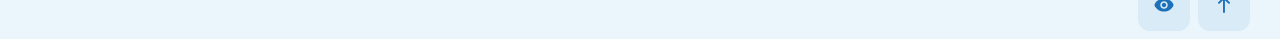
<file: licenses.html>
<!doctype html>
<html lang="ru">
	<head>
		<meta http-equiv="Content-Type" content="text/html; charset=utf-8" />
		<link rel="stylesheet" href="assets/css/build/build/swiper.css">
		<link rel="stylesheet" href="assets/css/build/build/fancybox.min.css">
		<link rel="stylesheet" href="assets/css/styles.css">
		
		
		<title>Name</title>
		<meta name='keywords' content='' />
		<meta name='description' content='' />
		<meta name="viewport" content="width=device-width, initial-scale=1, maximum-scale=1, user-scalable=0" />
		<meta http-equiv="X-UA-Compatible" content="IE=edge">
		<script src="assets/js/build/swiper-bundle.min.js" defer></script> 
		<script src="assets/js/build/fancybox.min.js" defer></script>
		<script src="assets/js/main.js" defer></script>
		<script src="assets/js/swipers.js" defer></script>
		<script src="assets/js/request.js" defer></script>
		<script src="assets/js/sourcebuster.min.js" defer></script>
		<script> </script>
	</head>
	<body>
		<div class="page">
			<header class="header">
				<div class="header__frame">
					<div class="header__license">Медицинская лицензия Л041-01177-91/00561129</div>
			
					<div class="container header__layout">
						<a class="header__brand" href="/">
							<picture>
								<source media="(max-width: 1023px)" srcset="assets/img/logo-mobile.svg" type="image/svg+xml" />
								<img src="assets/img/logo.svg" alt="Оникс" width="147" height="44" />
							</picture>
						</a>
			
						<div class="header__mobilebar">
							<a class="header__mobilecall" href="tel:+79310091803">
								<img src="assets/img/icons/phone-mobile.svg" alt="" />
								<span>
									<strong>8 (931) 009-18-03</strong>
									<span class="header__mobilehours">Круглосуточно, 24/7</span>
								</span>
							</a>
							<a class="header__network network tg" href="/telegram/">
								<img src="assets/img/icons/telegram.svg" alt="Telegram" />
							</a>
							<button class="header__burger" type="button" title="Открыть меню">
								<img src="assets/img/icons/burger.svg" alt="" />
								<img src="assets/img/icons/close.svg" alt="" />
							</button>
						</div>
			
						<button class="header__help primary-btn popup-btn" data-path="popup-change">Получить помощь</button>
			
						<nav class="header__nav">
							<form class="header__search popup-btn" data-path="popup-search">
								<input type="search" placeholder="Поиск по сайту" required />
								<button>
									<picture>
										<source media="(max-width: 1023px)" srcset="assets/img/icons/search-mobile.svg" type="image/svg+xml" />
										<img src="assets/img/icons/search.svg" alt="Найти" width="20" height="20" />
									</picture>
								</button>
							</form>
			
							<button class="header__urgent secondary-btn popup-btn" data-path="popup-change">Срочный вызов врача</button>
			
							<ul class="header__primary">
								<li class="header__item">
									<a class="header__navlink" href="/narkolog-na-dom/">Нарколог на дом</a>
								</li>
								<li class="header__item">
									<a class="header__navlink" href="/kapelnica-ot-zapoya/">Капельница от запоя</a>
								</li>
								<li class="header__item header__item--first">
									<a class="header__navlink" href="/ceny/">Цены</a>
								</li>
								<li class="header__item header__item--about">
									<div class="header__entry">
										<a class="header__navlink" href="/o-nas/">О нас</a>
										<button class="header__toggle" type="button" title="Раскрыть подменю «О нас»"></button>
									</div>
									<div class="header__dropdown" inert>
										<ul class="header__sublinks">
											<li><a href="/vrachi/">Врачи</a></li>
											<li><a href="/licenzii/">Лицензии</a></li>
											<li><a href="/ceny/">Цены</a></li>
											<li><a href="/blog/">Блог</a></li>
											<li><a href="/fotogalereya/">Фотогалерея</a></li>
										</ul>
									</div>
								</li>
								<li class="header__item header__item--first">
									<a class="header__navlink" href="/kontakty/">Контакты</a>
								</li>
							</ul>
			
							<ul class="header__services">
								<li class="header__item header__item--service">
									<div class="header__entry">
										<a class="header__navlink" href="/psihiatriya/">Психиатрия</a>
										<button class="header__toggle" type="button" title="Раскрыть подменю «Психиатрия»"></button>
									</div>
									<div class="header__dropdown" inert>
										<ul class="header__sublinks">
											<li><a href="/psihiatriya/">Психиатрия</a></li>
											<li><a href="/psihiatriya/konsultaciya/">Консультация психиатра</a></li>
										</ul>
									</div>
								</li>
								<li class="header__item header__item--service">
									<div class="header__entry">
										<a class="header__navlink" href="/kodirovanie/">Кодирование</a>
										<button class="header__toggle" type="button" title="Раскрыть подменю «Кодирование»"></button>
									</div>
									<div class="header__dropdown" inert>
										<ul class="header__sublinks">
											<li><a href="/kodirovanie/na-domu/">Кодирование на дому</a></li>
											<li><a href="/kodirovanie/metod-dovzhenko/">Метод Довженко</a></li>
											<li><a href="/kodirovanie/torpedo/">Препаратом «Торпедо»</a></li>
											<li><a href="/kodirovanie/esperal/">Препаратом «Эспераль»</a></li>
											<li><a href="/kodirovanie/dvojnoj-blok/">Двойной блок</a></li>
											<li><a href="/kodirovanie/gipnoz/">Гипноз</a></li>
											<li><a href="/kodirovanie/vshivanie-ampuly/">Вшивание ампулы</a></li>
											<li><a href="/kodirovanie/ukolom/">Кодирование уколом</a></li>
											<li><a href="/kodirovanie/igloukalyvaniem/">Кодирование иглоукалыванием</a></li>
											<li><a href="/kodirovanie/disulfiram/">Препаратом «Дисульфирам»</a></li>
											<li><a href="/kodirovanie/algominal/">Препаратом «Алгоминал»</a></li>
											<li><a href="/kodirovanie/raskodirovanie/">Раскодирование</a></li>
										</ul>
									</div>
								</li>
								<li class="header__item header__item--service">
									<div class="header__entry">
										<a class="header__navlink" href="/narkologicheskaya-klinika/">Наркологическая клиника</a>
										<button class="header__toggle" type="button" title="Раскрыть подменю «Наркологическая клиника»"></button>
									</div>
									<div class="header__dropdown" inert>
										<ul class="header__sublinks">
											<li><a href="/narkologicheskaya-klinika/">Наркологическая клиника</a></li>
											<li><a href="/narkolog-na-dom/">Нарколог на дом</a></li>
										</ul>
									</div>
								</li>
								<li class="header__item header__item--service">
									<div class="header__entry">
										<a class="header__navlink" href="/reabilitacionnyj-centr/">Реабилитационный центр</a>
										<button class="header__toggle" type="button" title="Раскрыть подменю «Реабилитационный центр»"></button>
									</div>
									<div class="header__dropdown" inert>
										<ul class="header__sublinks">
											<li><a href="/reabilitacionnyj-centr/">Реабилитационный центр</a></li>
										</ul>
									</div>
								</li>
								<li class="header__item header__item--service">
									<div class="header__entry">
										<a class="header__navlink" href="/lechenie-narkomanii/">Лечение наркомании</a>
										<button class="header__toggle" type="button" title="Раскрыть подменю «Лечение наркомании»"></button>
									</div>
									<div class="header__dropdown" inert>
										<ul class="header__sublinks">
											<li><a href="/lechenie-narkomanii/">Лечение наркомании</a></li>
										</ul>
									</div>
								</li>
								<li class="header__item header__item--service">
									<div class="header__entry">
										<a class="header__navlink" href="/lechenie-alkogolizma/">Лечение алкоголизма</a>
										<button class="header__toggle" type="button" title="Раскрыть подменю «Лечение алкоголизма»"></button>
									</div>
									<div class="header__dropdown" inert>
										<ul class="header__sublinks">
											<li><a href="/lechenie-alkogolizma/">Лечение алкоголизма</a></li>
											<li><a href="/kapelnica-ot-zapoya/">Капельница от запоя</a></li>
										</ul>
									</div>
								</li>
							</ul>
			
							<div class="header__contacts">
								<div class="header__info">
									<div class="header__contact header__contact--address">
										<div class="header__caption">Адрес колл-центра:</div>
										<div class="header__value">
											<img src="assets/img/icons/location.svg" alt="" />
											<span><button class="popup-btn" data-path="popup-city">Санкт-Петербург</button>, площадь Стачек 4</span>
										</div>
									</div>
			
									<div class="header__contact header__contact--phone">
										<div class="header__caption">
											<span class="header__desktoptext">Бесплатные звонки по РФ</span>
											<span class="header__mobiletext">Все звонки бесплатные и анонимные</span>
										</div>
										<a class="header__value" href="tel:+79310091803">
											<img src="assets/img/icons/phone.svg" alt="" />
											8 (931) 009-18-03
										</a>
									</div>
			
									<div class="header__contact header__contact--hours">
										<div class="header__caption">График работы:</div>
										<div class="header__value">
											<img src="assets/img/icons/clock.svg" alt="" />
											<span>Круглосуточно<span class="header__desktoptext">, 24/7</span></span>
										</div>
									</div>
								</div>
			
								<div class="header__social">
									<div class="header__caption header__mobiletext">Социальные сети</div>
									<div class="networks">
										<a class="header__network network tg" href="#">
											<img src="assets/img/icons/telegram.svg" alt="Telegram" />
										</a>
										<a class="header__network network vk" href="#">
											<img src="assets/img/icons/vk.svg" alt="ВКонтакте" />
										</a>
										<a class="header__network network" href="/chat/">
											<svg width="22" height="18" viewBox="0 0 22 18" fill="none" xmlns="http://www.w3.org/2000/svg">
												<path
													d="M5.89733 5.98546V10.5884L2.73558 12.5127C2.42335 12.7019 2.16878 12.5648 2.16878 12.2068V10.3031H0.668073C0.491004 10.3027 0.321292 10.234 0.196084 10.1119C0.070877 9.98975 0.000371606 9.82432 0 9.6516V0.651487C0.000371606 0.478813 0.070877 0.313316 0.196084 0.191216C0.321292 0.0691175 0.491004 0.000362381 0.668073 0H13.8748C14.0519 0.000362381 14.2216 0.0691175 14.3468 0.191216C14.472 0.313316 14.5425 0.478813 14.5429 0.651487V3.81292H8.12518C7.53442 3.81328 6.96798 4.04228 6.55026 4.44964C6.13254 4.85699 5.8977 5.40938 5.89733 5.98546ZM22 5.98546V14.987C21.9997 15.1596 21.9291 15.3251 21.8039 15.4472C21.6787 15.5693 21.509 15.6381 21.332 15.6385H19.8565V17.608C19.8565 17.966 19.6034 18.1045 19.2898 17.9152L15.6259 15.685C15.6025 15.6707 15.58 15.6552 15.5584 15.6385H8.12518C7.94811 15.6381 7.7784 15.5693 7.65319 15.4472C7.52798 15.3251 7.45748 15.1596 7.4571 14.987V5.98546C7.45785 5.8129 7.52847 5.64761 7.6536 5.52558C7.77873 5.40356 7.94822 5.33469 8.12518 5.33396H21.332C21.509 5.33433 21.6787 5.40308 21.8039 5.52518C21.9291 5.64729 21.9997 5.81278 22 5.98546Z"
													fill="#1D71B8"
												/>
											</svg>
										</a>
									</div>
								</div>
							</div>
						</nav>
					</div>
			
					<div class="header__backdrop"></div>
				</div>
			</header>
			<main class="main"><section class="page-top">
    <div class="container">
        <ul class="breadcrumbs">
            <li><a href="#">Главная</a></li>
            <li>Лицензии</li>
        </ul>
        <h1 class="title-h1">Лицензии клиники</h1>
    </div>
</section>


<section class="licenses blog section-offset">
    <div class="container">
        <div class="grid-4">
            <div class="licenses__card">
                <a class="licenses__preview img-animation" data-fancybox="licenses" href="assets/img/licenses/page-1.jpg">
                    <picture>
                        <source srcset="assets/img/licenses/page-1.webp" type="image/webp">
                        <img src="assets/img/licenses/page-1.jpg" loading="lazy" alt="Выписка из реестра лицензий, страница 1">
                    </picture>
                </a>
            </div>

            <div class="licenses__card">
                <a class="licenses__preview img-animation" data-fancybox="licenses" href="assets/img/licenses/page-1.jpg">
                    <picture>
                        <source srcset="assets/img/licenses/page-1.webp" type="image/webp">
                        <img src="assets/img/licenses/page-1.jpg" loading="lazy" alt="Выписка из реестра лицензий, страница 1">
                    </picture>
                </a>
            </div>

            <div class="licenses__card">
                <a class="licenses__preview img-animation" data-fancybox="licenses" href="assets/img/licenses/page-1.jpg">
                    <picture>
                        <source srcset="assets/img/licenses/page-1.webp" type="image/webp">
                        <img src="assets/img/licenses/page-1.jpg" loading="lazy" alt="Выписка из реестра лицензий, страница 1">
                    </picture>
                </a>
            </div>

            <div class="licenses__card">
                <a class="licenses__preview img-animation" data-fancybox="licenses" href="assets/img/licenses/page-1.jpg">
                    <picture>
                        <source srcset="assets/img/licenses/page-1.webp" type="image/webp">
                        <img src="assets/img/licenses/page-1.jpg" loading="lazy" alt="Выписка из реестра лицензий, страница 1">
                    </picture>
                </a>
            </div>

            <div class="licenses__card">
                <a class="licenses__preview img-animation" data-fancybox="licenses" href="assets/img/licenses/page-1.jpg">
                    <picture>
                        <source srcset="assets/img/licenses/page-1.webp" type="image/webp">
                        <img src="assets/img/licenses/page-1.jpg" loading="lazy" alt="Выписка из реестра лицензий, страница 1">
                    </picture>
                </a>
            </div>

            <div class="licenses__card">
                <a class="licenses__preview img-animation" data-fancybox="licenses" href="assets/img/licenses/page-1.jpg">
                    <picture>
                        <source srcset="assets/img/licenses/page-1.webp" type="image/webp">
                        <img src="assets/img/licenses/page-1.jpg" loading="lazy" alt="Выписка из реестра лицензий, страница 1">
                    </picture>
                </a>
            </div>
        </div>
    </div>
</section>


<section class="consultation section-padding dark">
    <div class="container consultation__layout">
        <div class="consultation__intro">
            <div class="title-h2 consultation__title">Вам или вашим близким нужна помощь?</div>
            <p class="consultation__text">Оставьте свой номер телефона, и наши специалисты позвонят вам и расскажут, как могут помочь</p>
        </div>

        <div class="consultation__card">
            <form class="consultation__form">
                <input name='catalogue' type='hidden' value='<?= $current_catalogue["Catalogue_ID"] ?>' />
                <input name="bitrixID" type="hidden" value='<?= $current_catalogue["BitrixID"] ?>'>
                <input name='city' type='hidden' value='<?= $current_catalogue["Catalogue_Name"] ?>' />
                <input name='type' type='hidden' value='request' />
                <input name='cc' type='hidden' value='2' />
                <input name='sub' type='hidden' value='8' />
                <input name='mes' type='hidden' value='22' />
                <input name="urlMessage" type="hidden" value="">
                <input name="title_url_message" type="hidden" value="">                <input type="tel" name="params[phone][]" placeholder="+7 ___ ___ __ __" required>

                <div class="politic consultation__consent">
                    <input type="checkbox" name="consent" id="consultation-consent" value="1" required>
                    <span><label for="consultation-consent">Нажимая на кнопку «Оставить заявку», вы даете свое согласие на</label> <a href="#">обработку персональных данных</a></span>
                </div>

                <button class="secondary-btn consultation__submit" type="submit">Оставить заявку</button>
            </form>

            <div class="consultation__contact">
                <p>Анонимная наркологическая помощь 24/7 — звоните сейчас:</p>
                <a class="consultation__phone" href="tel:+79310091803">
                    <img src="assets/img/icons/phone-red.svg" alt="">
                    <span>8 (931) 009-18-03</span>
                </a>
            </div>
        </div>
    </div>
</section>

</main>
			<footer class="footer">
    <div class="container footer__top">
        <a class="footer__logo" href="#">
            <picture class=''>
                <source srcset='assets/img/logo.svg' type='image/svg+xml'>
                <img src='assets/img/logo.png' decoding='async' loading='lazy' alt='Оникс'>
            </picture>
        </a>

        <div class="footer__contacts">
            <div class="footer__contact">
                <span class="footer__label">Все звонки бесплатные и анонимные</span>
                <a class="footer__value" href="tel:+79310091803">8 (931) 009-18-03</a>
            </div>
            <div class="footer__contact">
                <span class="footer__label">График работы</span>
                <span class="footer__value">Круглосуточно</span>
            </div>
            <div class="footer__contact">
                <span class="footer__label">Адрес колл-центра</span>
                <address class="footer__value footer__address">Санкт-Петербург, площадь Стачек, 4</address>
            </div>
            <div class="footer__contact">
                <span class="footer__label">Email</span>
                <a class="footer__value" href="#">info@oniks-clinic.ru</a>
            </div>
            <div class="footer__contact">
                <span class="footer__label">Социальные сети</span>
                <div class="networks footer__networks">
                    <a class="network tg footer__network" href="#">
                        <img src="assets/img/icons/telegram.svg" alt="Telegram">
                    </a>
                    <a class="network vk footer__network" href="#">
                        <img src="assets/img/icons/vk.svg" alt="ВКонтакте">
                    </a>
                    <a class="network footer__network" href="#">
                        <svg width="24" height="20" viewBox="0 0 24 20" fill="none" xmlns="http://www.w3.org/2000/svg">
                            <path d="M6.43345 6.65051V11.7649L2.98427 13.903C2.64366 14.1133 2.36594 13.9609 2.36594 13.5631V11.4479H0.728807C0.53564 11.4475 0.350501 11.3711 0.21391 11.2355C0.0773203 11.0997 0.000405389 10.9159 0 10.724V0.723875C0.000405389 0.532015 0.0773203 0.348129 0.21391 0.212463C0.350501 0.0767973 0.53564 0.000402645 0.728807 0H15.1362C15.3294 0.000402645 15.5145 0.0767973 15.651 0.212463C15.7877 0.348129 15.8646 0.532015 15.865 0.723875V4.23657H8.86383C8.21937 4.23698 7.60144 4.49143 7.14574 4.94405C6.69005 5.39665 6.43386 6.01042 6.43345 6.65051ZM24 6.65051V16.6522C23.9996 16.844 23.9226 17.0279 23.7861 17.1635C23.6495 17.2993 23.4643 17.3756 23.2712 17.3761H21.6617V19.5645C21.6617 19.9622 21.3855 20.1161 21.0434 19.9058L17.0465 17.4278C17.0209 17.4119 16.9963 17.3946 16.9728 17.3761H8.86383C8.67066 17.3756 8.48552 17.2993 8.34893 17.1635C8.21234 17.0279 8.13543 16.844 8.13502 16.6522V6.65051C8.13583 6.45877 8.21287 6.27512 8.34938 6.13954C8.48588 6.00395 8.67078 5.92744 8.86383 5.92663H23.2712C23.4643 5.92704 23.6495 6.00343 23.7861 6.13909C23.9226 6.27476 23.9996 6.45865 24 6.65051Z" fill="#1D71B8" />
                        </svg>
                    </a>
                </div>
            </div>
            <div class="footer__contact">
                <button class="secondary-btn footer__request popup-btn" type="button" data-path="popup-change">Получить помощь</button>
            </div>
        </div>

        <nav class="footer__nav">
            <div>
                <div class="footer__title">Услуги</div>
                <ul class="footer__links">
                    <li><a href="#">Нарколог на дом</a></li>
                    <li><a href="#">Вывод из запоя</a></li>
                    <li><a href="#">Капельница от запоя</a></li>
                    <li><a href="#">Реабилитация наркозависимых</a></li>
                    <li><a href="#">Лечение алкоголизма</a></li>
                    <li><a href="#">Лечение наркомании</a></li>
                    <li><a href="#">Кодирование алкоголизма</a></li>
                    <li><a href="#">Психиатрия</a></li>
                </ul>
            </div>
            <div>
                <div class="footer__title">Другие страницы</div>
                <ul class="footer__links">
                    <li><a href="#">Блог</a></li>
                    <li><a href="#">Филиалы</a></li>
                    <li><a href="#">Фотогалерея</a></li>
                    <li><a href="#">Лицензии</a></li>
                    <li><a href="#">Врачи</a></li>
                    <li><a href="#">Контакты</a></li>
                    <li><a href="#">Карта сайта</a></li>
                    <li><a href="#">Политика конфиденциальности</a></li>
                    <li><a href="#">Условия пользования сайта</a></li>
                </ul>
            </div>
        </nav>
    </div>

    <div class="footer__details">
        <div class="container footer__info">
            <div class="footer__payments">
                <div class="footer__title">Способы оплаты</div>
                <ul class="footer__methods">
                    <li>
                        <img src="assets/img/icons/footer-cash.svg" alt="">
                        <span>Наличные</span>
                    </li>
                    <li>
                        <img src="assets/img/icons/footer-card.svg" alt="">
                        <span>Карты</span>
                    </li>
                    <li>
                        <img src="assets/img/icons/footer-transfer.svg" alt="">
                        <span>Перевод</span>
                    </li>
                    <li>
                        <img src="assets/img/icons/footer-qr.svg" alt="">
                        <span>QR-код</span>
                    </li>
                    <li>
                        <img src="assets/img/icons/footer-installment.svg" alt="">
                        <span>Рассрочка</span>
                    </li>
                    <li>
                        <img class="footer__sbp" src="assets/img/icons/footer-sbp.png" alt="">
                        <span>СБП</span>
                    </li>
                </ul>
            </div>

            <div class="footer__legal">
                <p>Имеются противопоказания, необходимо проконсультироваться со специалистом. 18+</p>
                <p>Информация, предоставляемая на данном сайте, не заменяет посещения вашего лечащего врача. Она носит исключительно информационный характер и не является публичной офертой.</p>
                <p>Наркологическая клиника «Оникс» - коммерческое наименование ООО «Детокс», ИНН 2312268085, ОГРН – 1182375001511,</p>
                <p>Медицинский услуги оказываются по адресам мед. лицензии Л041-01177- 91/00561129 от 02.02.2022 г.</p>
            </div>

            <div class="footer__tools">
                <button class="footer__tool" id="specialButton">
                    <img src="assets/img/icons/eye.svg" alt="Версия для слабовидящих">
                </button>
                <button class="footer__tool footer__up scroll-top">
                    <img src="assets/img/icons/up.svg" alt="Наверх">
                </button>
            </div>
        </div>
    </div>

    <div class="container footer__cities">
        <a class="footer__city footer__city--prev" href="#">
            <svg width="32" height="32" viewBox="0 0 32 32" fill="none" xmlns="http://www.w3.org/2000/svg">
                <rect width="32" height="32" rx="16" transform="matrix(-1 0 0 1 32 0)" fill="#FFF2F1" />
                <path d="M14.9674 13.0621C15.0795 12.9424 15.1405 12.7841 15.1376 12.6204C15.1347 12.4568 15.0681 12.3007 14.9518 12.185C14.8355 12.0693 14.6787 12.003 14.5142 12.0001C14.3498 11.9972 14.1907 12.0579 14.0704 12.1695L10.6856 15.5379C10.5668 15.6564 10.5 15.8169 10.5 15.9842C10.5 16.1516 10.5668 16.3121 10.6856 16.4306L14.0704 19.799C14.1285 19.861 14.1986 19.9108 14.2764 19.9453C14.3543 19.9798 14.4383 19.9984 14.5235 19.9999C14.6087 20.0014 14.6934 19.9858 14.7724 19.954C14.8514 19.9223 14.9232 19.875 14.9835 19.815C15.0437 19.755 15.0912 19.6836 15.1232 19.605C15.1551 19.5263 15.1708 19.4421 15.1693 19.3573C15.1678 19.2725 15.1491 19.1888 15.1144 19.1114C15.0797 19.0339 15.0297 18.9642 14.9674 18.9064L12.6657 16.6158H20.8654C21.0337 16.6158 21.1951 16.5493 21.3141 16.4308C21.4331 16.3124 21.5 16.1518 21.5 15.9842C21.5 15.8167 21.4331 15.6561 21.3141 15.5377C21.1951 15.4192 21.0337 15.3527 20.8654 15.3527H12.6657L14.9674 13.0621Z" fill="#F34E4E" />
              </svg>
            <span>Улан-Уде</span>
        </a>
        <a class="footer__city" href="#">
            <span>Калининград</span>
            <svg width="32" height="32" viewBox="0 0 32 32" fill="none" xmlns="http://www.w3.org/2000/svg">
                <rect width="32" height="32" rx="16" fill="#FFF2F1" />
                <path d="M17.0326 13.0621C16.9205 12.9424 16.8595 12.7841 16.8624 12.6204C16.8653 12.4568 16.9319 12.3007 17.0482 12.185C17.1645 12.0693 17.3213 12.003 17.4858 12.0001C17.6502 11.9972 17.8093 12.0579 17.9296 12.1695L21.3144 15.5379C21.4332 15.6564 21.5 15.8169 21.5 15.9842C21.5 16.1516 21.4332 16.3121 21.3144 16.4306L17.9296 19.799C17.8715 19.861 17.8014 19.9108 17.7236 19.9453C17.6457 19.9798 17.5617 19.9984 17.4765 19.9999C17.3913 20.0014 17.3066 19.9858 17.2276 19.954C17.1486 19.9223 17.0768 19.875 17.0165 19.815C16.9563 19.755 16.9088 19.6836 16.8768 19.605C16.8449 19.5263 16.8292 19.4421 16.8307 19.3573C16.8322 19.2725 16.8509 19.1888 16.8856 19.1114C16.9203 19.0339 16.9703 18.9642 17.0326 18.9064L19.3343 16.6158H11.1346C10.9663 16.6158 10.8049 16.5493 10.6859 16.4308C10.5669 16.3124 10.5 16.1518 10.5 15.9842C10.5 15.8167 10.5669 15.6561 10.6859 15.5377C10.8049 15.4192 10.9663 15.3527 11.1346 15.3527H19.3343L17.0326 13.0621Z" fill="#F34E4E" />
              </svg>
        </a>
    </div>
</footer>
 
<!-- Pop-up change -->
<div class="popup popup-change" data-target="popup-change">
    <div class="popup__body">
        <div class="popup__content popup-change__content">
            <button class="close-popup close-popup-btn" type="button">
                <picture>
                    <source srcset='assets/img/icons/popup-close.svg' type='image/svg+xml'>
                    <img src='assets/img/icons/popup-close.png' decoding='async' loading='lazy' alt='Закрыть'>
                </picture>
            </button>

            <div class="popup-change__text">
                <div class="title-h2 popup-change__title original-title">Вам нужна помощь? Оставьте заявку</div>
                <p class="popup-change__subtitle">Мы свяжемся с вами и расскажем, как помочь вашему близкому</p>
            </div>

            <div class="popup-change__bottom">
                <form class="popup-change__form">
                    <input name='catalogue' type='hidden' value='<?= $current_catalogue["Catalogue_ID"] ?>' />
                    <input name="bitrixID" type="hidden" value='<?= $current_catalogue["BitrixID"] ?>'>
                    <input name='city' type='hidden' value='<?= $current_catalogue["Catalogue_Name"] ?>' />
                    <input name='type' type='hidden' value='request' />
                    <input name='cc' type='hidden' value='2' />
                    <input name='sub' type='hidden' value='8' />
                    <input name='mes' type='hidden' value='22' />
                    <input name="urlMessage" type="hidden" value="">
                    <input name="title_url_message" type="hidden" value="">                    <div class="popup-change__fields">
                        <input class="input popup-change__input" type="text" name="params[name][]" placeholder="Ваше имя" required>
                        <input class="input popup-change__input" type="tel" name="params[phone][]" placeholder="+7 ___ ___ __ __" required>
                    </div>

                    <div class="politic popup-change__consent">
                        <input type="checkbox" name="consent" id="popup-change-consent" value="1" required>
                        <span><label for="popup-change-consent">Нажимая на кнопку «Оставить заявку», вы даете свое согласие на</label> <a href="#">обработку персональных данных</a></span>
                    </div>

                    <button class="secondary-btn popup-change__btn" type="submit">Оставить заявку</button>
                </form>

                <div class="popup-change__contact">
                    <p class="popup-change__call">Или позвоните самостоятельно:</p>
                    <a class="popup-change__phone" href="tel:+79310091803">
                        <img src="assets/img/icons/phone-red.svg" alt="phone">
                        <span>8 (931) 009-18-03</span>
                    </a>
                </div>
            </div>
        </div>
    </div>
</div>

<div class="popup popup-response" data-modal-ok="result-wrapper" data-modal-open="open active">
    <div class="popup__body">
        <div class="popup__content popup-response__content">
            <button class="close-popup close-popup-btn" type="button">
                <picture>
                    <source srcset='assets/img/icons/popup-close.svg' type='image/svg+xml'>
                    <img src='assets/img/icons/popup-close.png' decoding='async' loading='lazy' alt='Закрыть'>
                </picture>
            </button>
            <img class="popup-response__icon" src="assets/img/icons/success.svg" alt="">
            <div class="result-wrapper popup-response__wrapper">
                <h3>Спасибо, ваша заявка успешно отправлена</h3>
                <p>Через 15 минут вам перезвонит наш оператор и более детально с вами все обсудит</p>
            </div>
            <button class="border-btn close-popup-btn popup-response__btn" type="button">Вернуться на сайт</button>
        </div>
    </div>
</div>

<div class="popup popup-response popup-response--error" data-modal-err="result-wrapper" data-modal-open="open active">
    <div class="popup__body">
        <div class="popup__content popup-response__content">
            <button class="close-popup close-popup-btn" type="button">
                <picture>
                    <source srcset='assets/img/icons/popup-close.svg' type='image/svg+xml'>
                    <img src='assets/img/icons/popup-close.png' decoding='async' loading='lazy' alt='Закрыть'>
                </picture>
            </button>
            <img class="popup-response__icon" src="assets/img/icons/error.svg" alt="">
            <div class="result-wrapper popup-response__wrapper">
                <h3>К сожалению, что то пошло не так</h3>
                <p>Вашу заявку не удалось обработать, попробуйте позже</p>
            </div>
            <button class="border-btn close-popup-btn popup-response__btn" type="button">Вернуться на сайт</button>
        </div>
    </div>
</div> <div class="popup popup-city search-wrapper" data-target="popup-city">
	<div class="popup__body">
		<div class="popup__content">
			<button class="close-popup close-popup-btn" type="button">
				<img src="assets/img/icons/popup-close.svg" alt="Закрыть" />
			</button>

			<div class="popup-city__head">
				<div class="title-h2 popup-city__title">Выберите ваш город</div>
				<label class="popup-city__field">
					<input class="popup-city__input" type="search" title="Поиск по городам" placeholder="Поиск по городам" />
					<span class="popup-city__submit"></span>
				</label>
				<div class="popup-city__current">
					<p class="popup-city__caption">Сейчас выбран:</p>
					<p class="popup-city__link popup-city__chosen">Санкт-Петербург</p>
				</div>
			</div>

			<div class="popup-city__body">
				<div class="popup__search">
					<p class="popup-city__caption">Популярные города:</p>
					<ul class="popup-city__list">
						<li><a class="popup-city__link search-name" href="#">Санкт-Петербург</a></li>
						<li><a class="popup-city__link search-name" href="#">Москва</a></li>
						<li><a class="popup-city__link search-name" href="#">Краснодар</a></li>
						<li><a class="popup-city__link search-name" href="#">Ростов-на-Дону</a></li>
						<li><a class="popup-city__link search-name" href="#">Воронеж</a></li>
						<li><a class="popup-city__link search-name" href="#">Ижевск</a></li>
						<li><a class="popup-city__link search-name" href="#">Волгоград</a></li>
						<li><a class="popup-city__link search-name" href="#">Комсомольск-на-Амуре</a></li>
					</ul>
				</div>

				<div class="popup__search-result none">
					<p class="popup-city__caption popup-city__count"></p>
					<p class="popup-city__caption no-results-message none">По вашему запросу городов не найдено</p>
					<ul class="popup-city__list search-list">
						<li><a class="popup-city__link search-name" href="#">Волгоград</a></li>
						<li><a class="popup-city__link search-name" href="#">Волгодонск</a></li>
						<li><a class="popup-city__link search-name" href="#">Волгореченск</a></li>
						<li><a class="popup-city__link search-name" href="#">Волжск</a></li>
						<li><a class="popup-city__link search-name" href="#">Волжский</a></li>
						<li><a class="popup-city__link search-name" href="#">Вологда</a></li>
						<li><a class="popup-city__link search-name" href="#">Володарск</a></li>
						<li><a class="popup-city__link search-name" href="#">Волоколамск</a></li>
						<li><a class="popup-city__link search-name" href="#">Волосово</a></li>
						<li><a class="popup-city__link search-name" href="#">Санкт-Петербург</a></li>
						<li><a class="popup-city__link search-name" href="#">Москва</a></li>
						<li><a class="popup-city__link search-name" href="#">Краснодар</a></li>
						<li><a class="popup-city__link search-name" href="#">Ростов-на-Дону</a></li>
						<li><a class="popup-city__link search-name" href="#">Воронеж</a></li>
						<li><a class="popup-city__link search-name" href="#">Ижевск</a></li>
						<li><a class="popup-city__link search-name" href="#">Комсомольск-на-Амуре</a></li>
					</ul>
				</div>
			</div>
		</div>
	</div>
</div>
 <div class="popup popup-search search-wrapper" data-target="popup-search">
	<div class="popup__body">
		<div class="popup__content">
			<button class="close-popup close-popup-btn" type="button">
				<img src="assets/img/icons/popup-close.svg" alt="Закрыть" />
			</button>

			<div class="popup-search__head">
				<div class="title-h2 popup-search__title">Поиск по сайту</div>
				<form class="popup-search__field">
					<input class="popup-search__input" type="search" title="Поиск по сайту" placeholder="Поиск по сайту" required />
					<button class="popup-search__submit" type="button" title="Найти"></button>
				</form>
			</div>

			<div class="popup-search__body">
				<div class="popup__search">
					<p class="popup-search__caption">Часто ищут:</p>
					<ul class="popup-search__list">
						<li><a class="popup-search__link" href="#">Кодирование на дому</a></li>
						<li><a class="popup-search__link" href="#">Метод Довженко</a></li>
						<li><a class="popup-search__link" href="#">Вшивание ампулы</a></li>
						<li><a class="popup-search__link" href="#">Кодирование уколом</a></li>
						<li><a class="popup-search__link" href="#">Кодирование иглоукалыванием</a></li>
						<li><a class="popup-search__link" href="#">Препаратом «Дисульфирам»</a></li>
						<li><a class="popup-search__link" href="#">Препаратом «Алгоминал»</a></li>
						<li><a class="popup-search__link" href="#">Раскодирование</a></li>
					</ul>
				</div>

				<div class="popup__search-result none">
					<p class="popup-search__caption popup-search__count"></p>
					<p class="popup-search__caption no-results-message none">По вашему запросу ничего не найдено</p>
					<ul class="popup-search__list search-list">
						<li>
							<a class="popup-search__link" href="#">
								<span class="search-name">Кодирование на дому</span>
								<span class="popup-search__type">Услуга</span>
							</a>
						</li>
						<li>
							<a class="popup-search__link" href="#">
								<span class="search-name">Метод Довженко</span>
								<span class="popup-search__type">Услуга</span>
							</a>
						</li>
						<li>
							<a class="popup-search__link" href="#">
								<span class="search-name">Вшивание ампулы</span>
								<span class="popup-search__type">Услуга</span>
							</a>
						</li>
						<li>
							<a class="popup-search__link" href="#">
								<span class="search-name">Кодирование уколом</span>
								<span class="popup-search__type">Услуга</span>
							</a>
						</li>
						<li>
							<a class="popup-search__link" href="#">
								<span class="search-name">Кодирование иглоукалыванием</span>
								<span class="popup-search__type">Услуга</span>
							</a>
						</li>
						<li>
							<a class="popup-search__link" href="#">
								<span class="search-name">Препаратом «Дисульфирам»</span>
								<span class="popup-search__type">Услуга</span>
							</a>
						</li>
						<li>
							<a class="popup-search__link" href="#">
								<span class="search-name">Препаратом «Алгоминал»</span>
								<span class="popup-search__type">Услуга</span>
							</a>
						</li>
						<li>
							<a class="popup-search__link" href="#">
								<span class="search-name">Раскодирование</span>
								<span class="popup-search__type">Услуга</span>
							</a>
						</li>
					</ul>
				</div>
			</div>

			<button class="border-btn close-popup-btn popup-search__back" type="button">Вернуться в меню</button>
		</div>
	</div>
</div>
 <div class="cookie popup-cookie" hidden>
	<p>
		Этот сайт использует файлы cookies для комфортной работы пользователя. К сайту подключен сервис <a href="#">Яндекс.Метрика</a>. Продолжая просмотр страницы, вы
		<a href="#">соглашаетесь на обработку персональных данных</a> в соответствии с <a href="#">Политикой конфиденциальности</a>, <a href="#">Пользовательским соглашением</a>.
	</p>
	<button class="tertiary-btn cookie__button popup-cookie__btn" type="button">Хорошо</button>
</div>

<div class="widget">
	<div class="widget__menu">
		<div class="widget__reveal" inert>
			<div class="widget__links">
				<a class="network tg widget__link" href="#" title="Telegram"><img src="assets/img/icons/telegram.svg" alt="Telegram" /></a>
				<a class="network vk widget__link" href="#" title="ВКонтакте"><img src="assets/img/icons/vk.svg" alt="ВКонтакте" /></a>
				<button class="network widget__link popup-btn" data-path="popup-change" type="button" title="Получить консультацию">
					<svg width="22" height="18" viewBox="0 0 22 18" fill="none" xmlns="http://www.w3.org/2000/svg">
						<path
							d="M5.89733 5.98546V10.5884L2.73558 12.5127C2.42335 12.7019 2.16878 12.5648 2.16878 12.2068V10.3031H0.668073C0.491004 10.3027 0.321292 10.234 0.196084 10.1119C0.070877 9.98975 0.000371606 9.82432 0 9.6516V0.651487C0.000371606 0.478813 0.070877 0.313316 0.196084 0.191216C0.321292 0.0691175 0.491004 0.000362381 0.668073 0H13.8748C14.0519 0.000362381 14.2216 0.0691175 14.3468 0.191216C14.472 0.313316 14.5425 0.478813 14.5429 0.651487V3.81292H8.12518C7.53442 3.81328 6.96798 4.04228 6.55026 4.44964C6.13254 4.85699 5.8977 5.40938 5.89733 5.98546ZM22 5.98546V14.987C21.9997 15.1596 21.9291 15.3251 21.8039 15.4472C21.6787 15.5693 21.509 15.6381 21.332 15.6385H19.8565V17.608C19.8565 17.966 19.6034 18.1045 19.2898 17.9152L15.6259 15.685C15.6025 15.6707 15.58 15.6552 15.5584 15.6385H8.12518C7.94811 15.6381 7.7784 15.5693 7.65319 15.4472C7.52798 15.3251 7.45748 15.1596 7.4571 14.987V5.98546C7.45785 5.8129 7.52847 5.64761 7.6536 5.52558C7.77873 5.40356 7.94822 5.33469 8.12518 5.33396H21.332C21.509 5.33433 21.6787 5.40308 21.8039 5.52518C21.9291 5.64729 21.9997 5.81278 22 5.98546Z"
							fill="#1D71B8"
						/>
					</svg>
				</button>
			</div>
		</div>

		<button class="widget__toggle" type="button" title="Открыть способы связи"></button>
	</div>

	<button class="scroll-top widget__up" type="button" title="Наверх"><img src="assets/img/icons/up.svg" alt="" /></button>
</div>

		</div>
	</body>
</html>
</file>
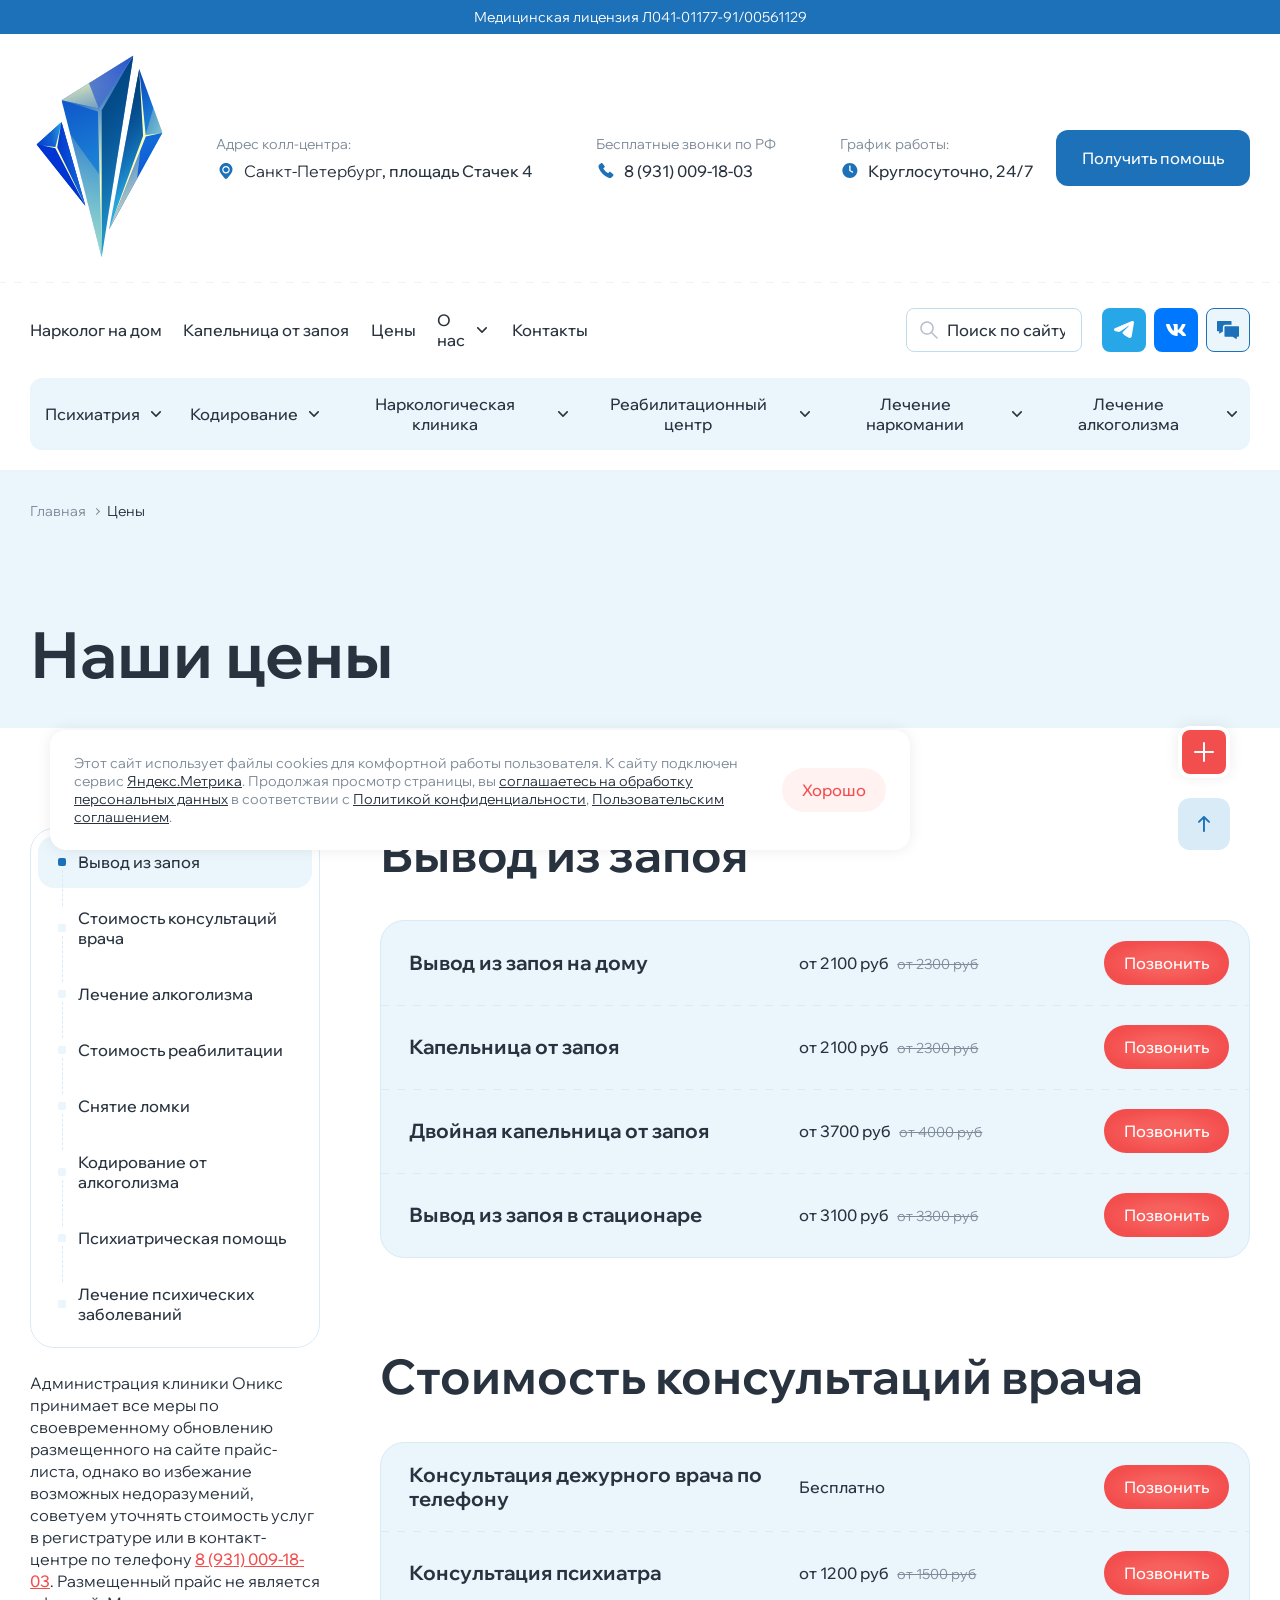
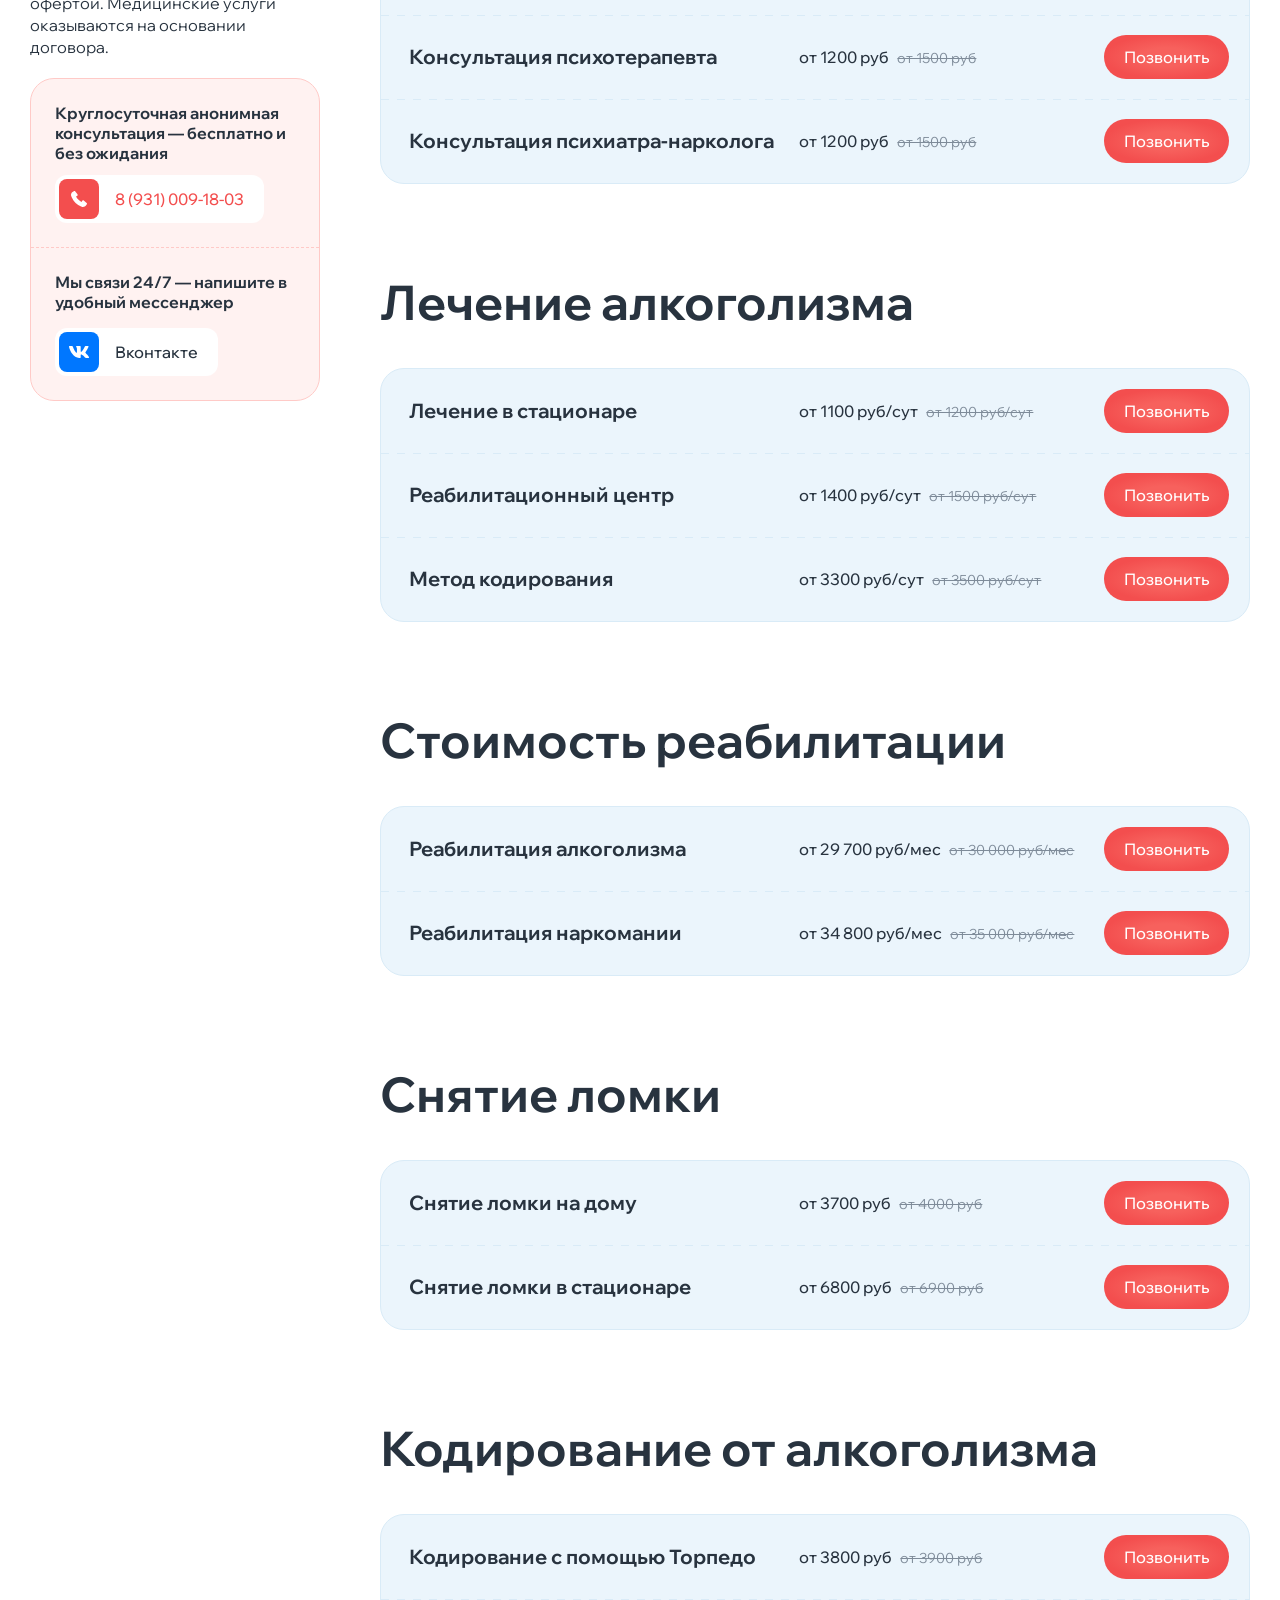
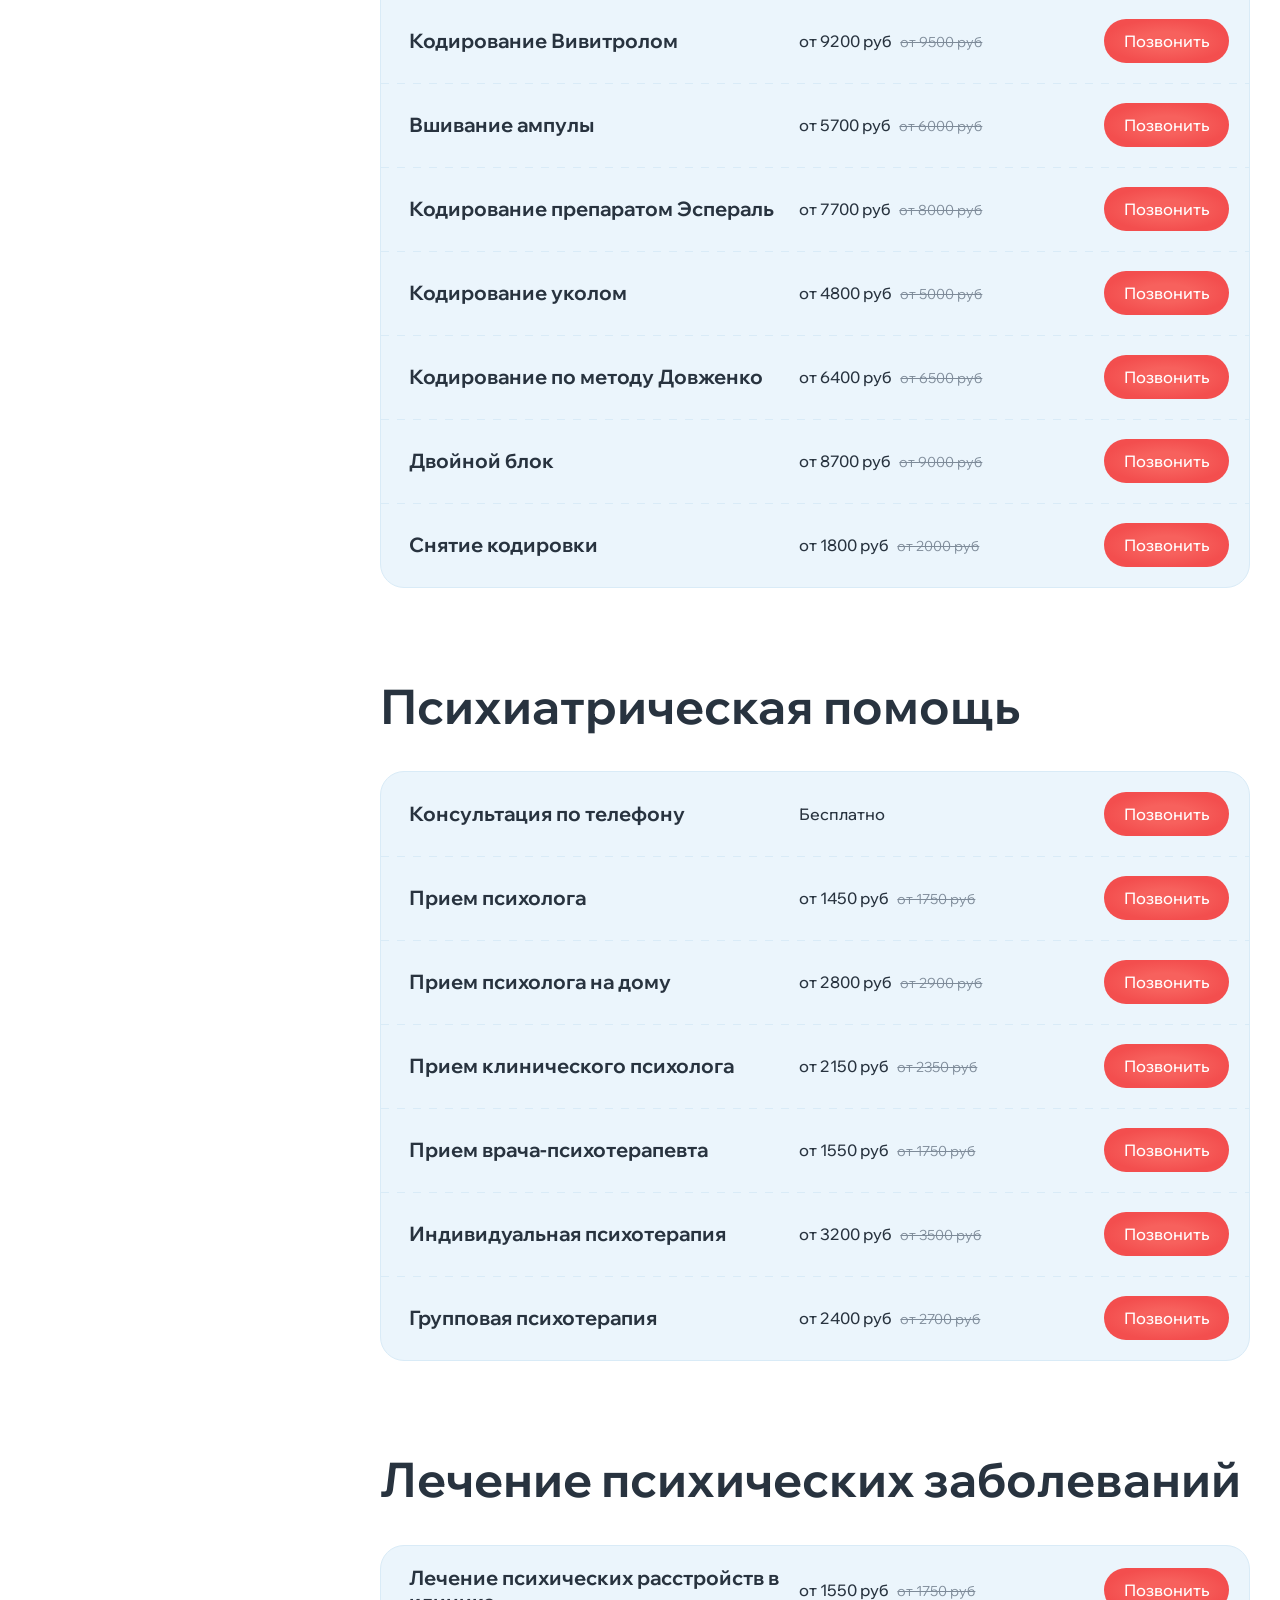
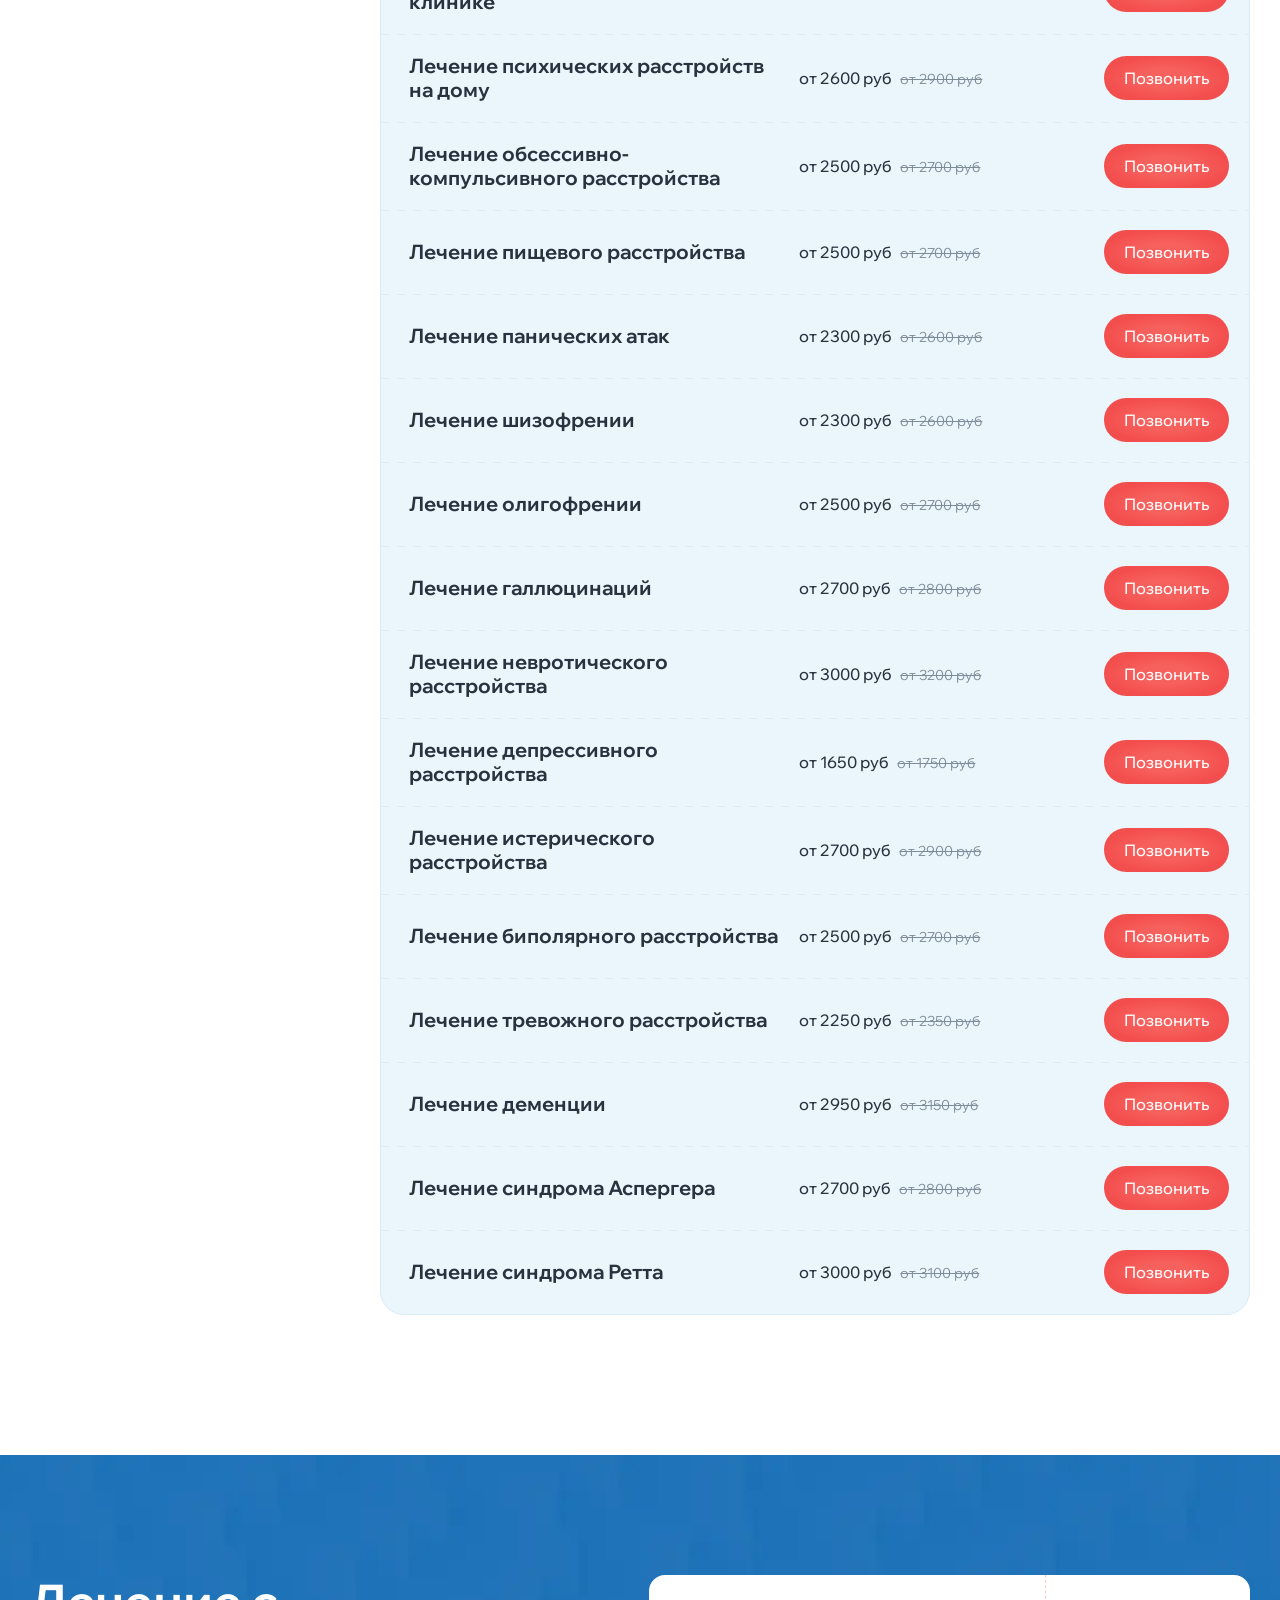
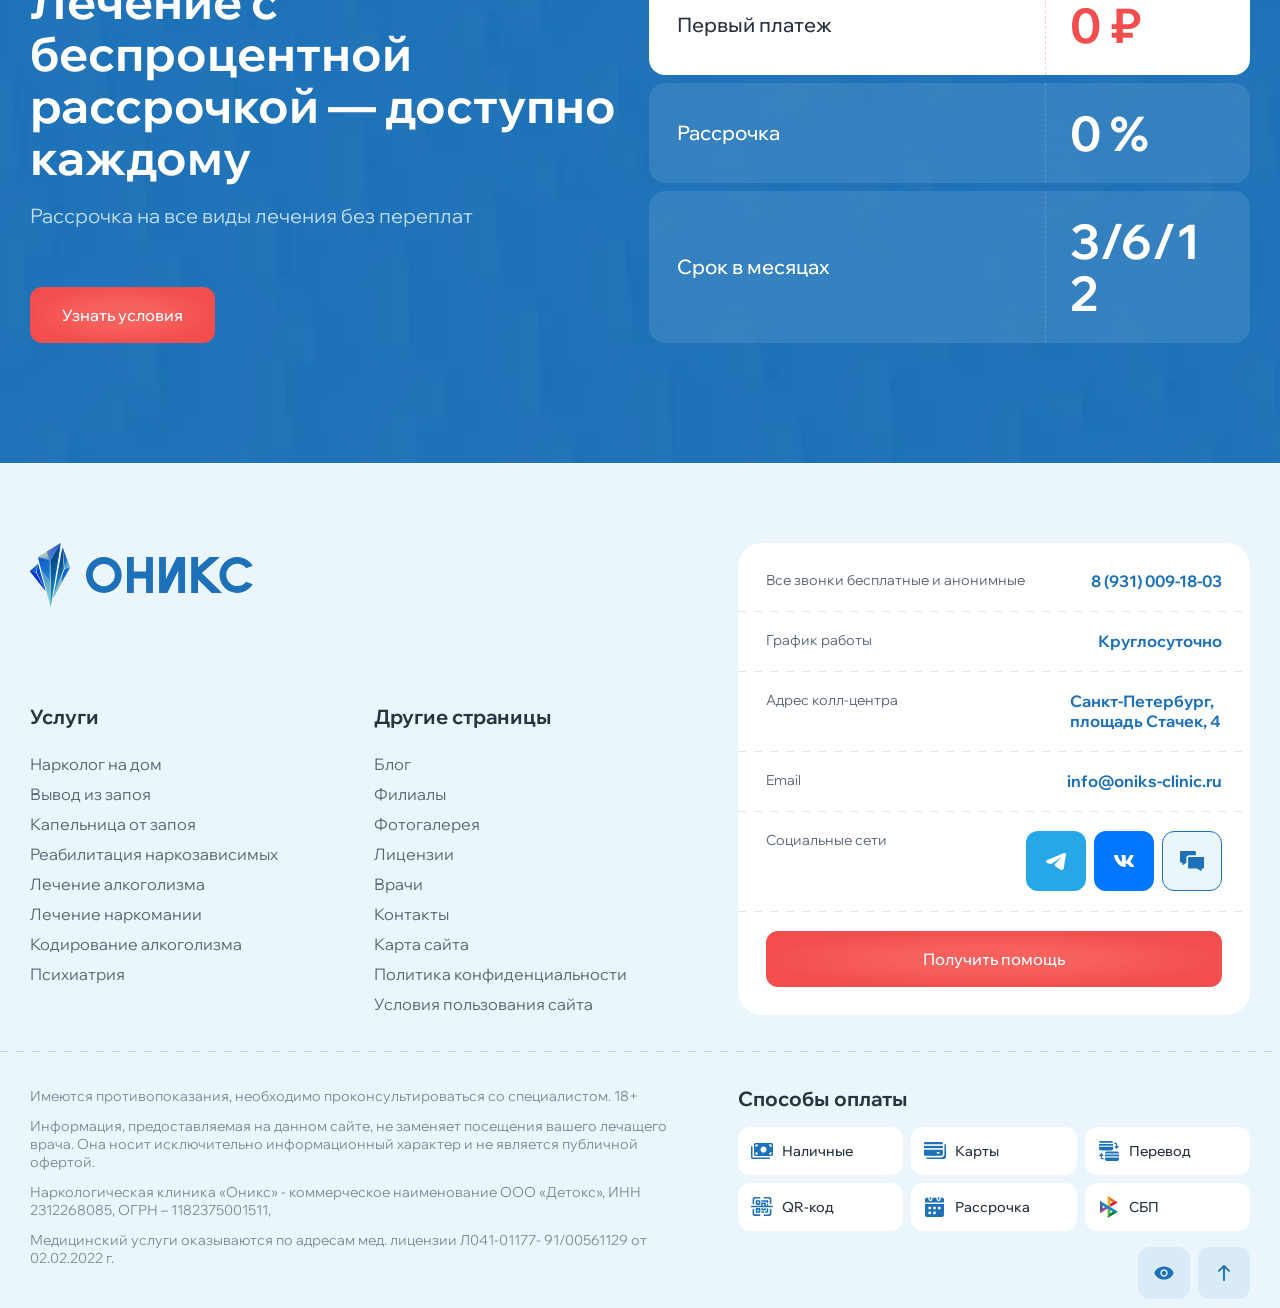
<file: prices.html>
<!doctype html>
<html lang="ru">
	<head>
		<meta http-equiv="Content-Type" content="text/html; charset=utf-8" />
		<link rel="stylesheet" href="assets/css/build/build/swiper.css">
		<link rel="stylesheet" href="assets/css/build/build/fancybox.min.css">
		<link rel="stylesheet" href="assets/css/styles.css">
		
		
		<title>Name</title>
		<meta name='keywords' content='' />
		<meta name='description' content='' />
		<meta name="viewport" content="width=device-width, initial-scale=1, maximum-scale=1, user-scalable=0" />
		<meta http-equiv="X-UA-Compatible" content="IE=edge">
		<script src="assets/js/build/swiper-bundle.min.js" defer></script> 
		<script src="assets/js/build/fancybox.min.js" defer></script>
		<script src="assets/js/main.js" defer></script>
		<script src="assets/js/swipers.js" defer></script>
		<script src="assets/js/request.js" defer></script>
		<script src="assets/js/sourcebuster.min.js" defer></script>
		<script> </script>
	</head>
	<body>
		<div class="page">
			<header class="header">
				<div class="header__frame">
					<div class="header__license">Медицинская лицензия Л041-01177-91/00561129</div>
			
					<div class="container header__layout">
						<a class="header__brand" href="/">
							<picture>
								<source media="(max-width: 1023px)" srcset="assets/img/logo-mobile.svg" type="image/svg+xml" />
								<img src="assets/img/logo.svg" alt="Оникс" width="147" height="44" />
							</picture>
						</a>
			
						<div class="header__mobilebar">
							<a class="header__mobilecall" href="tel:+79310091803">
								<img src="assets/img/icons/phone-mobile.svg" alt="" />
								<span>
									<strong>8 (931) 009-18-03</strong>
									<span class="header__mobilehours">Круглосуточно, 24/7</span>
								</span>
							</a>
							<a class="header__network network tg" href="/telegram/">
								<img src="assets/img/icons/telegram.svg" alt="Telegram" />
							</a>
							<button class="header__burger" type="button" title="Открыть меню">
								<img src="assets/img/icons/burger.svg" alt="" />
								<img src="assets/img/icons/close.svg" alt="" />
							</button>
						</div>
			
						<button class="header__help primary-btn popup-btn" data-path="popup-change">Получить помощь</button>
			
						<nav class="header__nav">
							<form class="header__search popup-btn" data-path="popup-search">
								<input type="search" placeholder="Поиск по сайту" required />
								<button>
									<picture>
										<source media="(max-width: 1023px)" srcset="assets/img/icons/search-mobile.svg" type="image/svg+xml" />
										<img src="assets/img/icons/search.svg" alt="Найти" width="20" height="20" />
									</picture>
								</button>
							</form>
			
							<button class="header__urgent secondary-btn popup-btn" data-path="popup-change">Срочный вызов врача</button>
			
							<ul class="header__primary">
								<li class="header__item">
									<a class="header__navlink" href="/narkolog-na-dom/">Нарколог на дом</a>
								</li>
								<li class="header__item">
									<a class="header__navlink" href="/kapelnica-ot-zapoya/">Капельница от запоя</a>
								</li>
								<li class="header__item header__item--first">
									<a class="header__navlink" href="/ceny/">Цены</a>
								</li>
								<li class="header__item header__item--about">
									<div class="header__entry">
										<a class="header__navlink" href="/o-nas/">О нас</a>
										<button class="header__toggle" type="button" title="Раскрыть подменю «О нас»"></button>
									</div>
									<div class="header__dropdown" inert>
										<ul class="header__sublinks">
											<li><a href="/vrachi/">Врачи</a></li>
											<li><a href="/licenzii/">Лицензии</a></li>
											<li><a href="/ceny/">Цены</a></li>
											<li><a href="/blog/">Блог</a></li>
											<li><a href="/fotogalereya/">Фотогалерея</a></li>
										</ul>
									</div>
								</li>
								<li class="header__item header__item--first">
									<a class="header__navlink" href="/kontakty/">Контакты</a>
								</li>
							</ul>
			
							<ul class="header__services">
								<li class="header__item header__item--service">
									<div class="header__entry">
										<a class="header__navlink" href="/psihiatriya/">Психиатрия</a>
										<button class="header__toggle" type="button" title="Раскрыть подменю «Психиатрия»"></button>
									</div>
									<div class="header__dropdown" inert>
										<ul class="header__sublinks">
											<li><a href="/psihiatriya/">Психиатрия</a></li>
											<li><a href="/psihiatriya/konsultaciya/">Консультация психиатра</a></li>
										</ul>
									</div>
								</li>
								<li class="header__item header__item--service">
									<div class="header__entry">
										<a class="header__navlink" href="/kodirovanie/">Кодирование</a>
										<button class="header__toggle" type="button" title="Раскрыть подменю «Кодирование»"></button>
									</div>
									<div class="header__dropdown" inert>
										<ul class="header__sublinks">
											<li><a href="/kodirovanie/na-domu/">Кодирование на дому</a></li>
											<li><a href="/kodirovanie/metod-dovzhenko/">Метод Довженко</a></li>
											<li><a href="/kodirovanie/torpedo/">Препаратом «Торпедо»</a></li>
											<li><a href="/kodirovanie/esperal/">Препаратом «Эспераль»</a></li>
											<li><a href="/kodirovanie/dvojnoj-blok/">Двойной блок</a></li>
											<li><a href="/kodirovanie/gipnoz/">Гипноз</a></li>
											<li><a href="/kodirovanie/vshivanie-ampuly/">Вшивание ампулы</a></li>
											<li><a href="/kodirovanie/ukolom/">Кодирование уколом</a></li>
											<li><a href="/kodirovanie/igloukalyvaniem/">Кодирование иглоукалыванием</a></li>
											<li><a href="/kodirovanie/disulfiram/">Препаратом «Дисульфирам»</a></li>
											<li><a href="/kodirovanie/algominal/">Препаратом «Алгоминал»</a></li>
											<li><a href="/kodirovanie/raskodirovanie/">Раскодирование</a></li>
										</ul>
									</div>
								</li>
								<li class="header__item header__item--service">
									<div class="header__entry">
										<a class="header__navlink" href="/narkologicheskaya-klinika/">Наркологическая клиника</a>
										<button class="header__toggle" type="button" title="Раскрыть подменю «Наркологическая клиника»"></button>
									</div>
									<div class="header__dropdown" inert>
										<ul class="header__sublinks">
											<li><a href="/narkologicheskaya-klinika/">Наркологическая клиника</a></li>
											<li><a href="/narkolog-na-dom/">Нарколог на дом</a></li>
										</ul>
									</div>
								</li>
								<li class="header__item header__item--service">
									<div class="header__entry">
										<a class="header__navlink" href="/reabilitacionnyj-centr/">Реабилитационный центр</a>
										<button class="header__toggle" type="button" title="Раскрыть подменю «Реабилитационный центр»"></button>
									</div>
									<div class="header__dropdown" inert>
										<ul class="header__sublinks">
											<li><a href="/reabilitacionnyj-centr/">Реабилитационный центр</a></li>
										</ul>
									</div>
								</li>
								<li class="header__item header__item--service">
									<div class="header__entry">
										<a class="header__navlink" href="/lechenie-narkomanii/">Лечение наркомании</a>
										<button class="header__toggle" type="button" title="Раскрыть подменю «Лечение наркомании»"></button>
									</div>
									<div class="header__dropdown" inert>
										<ul class="header__sublinks">
											<li><a href="/lechenie-narkomanii/">Лечение наркомании</a></li>
										</ul>
									</div>
								</li>
								<li class="header__item header__item--service">
									<div class="header__entry">
										<a class="header__navlink" href="/lechenie-alkogolizma/">Лечение алкоголизма</a>
										<button class="header__toggle" type="button" title="Раскрыть подменю «Лечение алкоголизма»"></button>
									</div>
									<div class="header__dropdown" inert>
										<ul class="header__sublinks">
											<li><a href="/lechenie-alkogolizma/">Лечение алкоголизма</a></li>
											<li><a href="/kapelnica-ot-zapoya/">Капельница от запоя</a></li>
										</ul>
									</div>
								</li>
							</ul>
			
							<div class="header__contacts">
								<div class="header__info">
									<div class="header__contact header__contact--address">
										<div class="header__caption">Адрес колл-центра:</div>
										<div class="header__value">
											<img src="assets/img/icons/location.svg" alt="" />
											<span><button class="popup-btn" data-path="popup-city">Санкт-Петербург</button>, площадь Стачек 4</span>
										</div>
									</div>
			
									<div class="header__contact header__contact--phone">
										<div class="header__caption">
											<span class="header__desktoptext">Бесплатные звонки по РФ</span>
											<span class="header__mobiletext">Все звонки бесплатные и анонимные</span>
										</div>
										<a class="header__value" href="tel:+79310091803">
											<img src="assets/img/icons/phone.svg" alt="" />
											8 (931) 009-18-03
										</a>
									</div>
			
									<div class="header__contact header__contact--hours">
										<div class="header__caption">График работы:</div>
										<div class="header__value">
											<img src="assets/img/icons/clock.svg" alt="" />
											<span>Круглосуточно<span class="header__desktoptext">, 24/7</span></span>
										</div>
									</div>
								</div>
			
								<div class="header__social">
									<div class="header__caption header__mobiletext">Социальные сети</div>
									<div class="networks">
										<a class="header__network network tg" href="#">
											<img src="assets/img/icons/telegram.svg" alt="Telegram" />
										</a>
										<a class="header__network network vk" href="#">
											<img src="assets/img/icons/vk.svg" alt="ВКонтакте" />
										</a>
										<a class="header__network network" href="/chat/">
											<svg width="22" height="18" viewBox="0 0 22 18" fill="none" xmlns="http://www.w3.org/2000/svg">
												<path
													d="M5.89733 5.98546V10.5884L2.73558 12.5127C2.42335 12.7019 2.16878 12.5648 2.16878 12.2068V10.3031H0.668073C0.491004 10.3027 0.321292 10.234 0.196084 10.1119C0.070877 9.98975 0.000371606 9.82432 0 9.6516V0.651487C0.000371606 0.478813 0.070877 0.313316 0.196084 0.191216C0.321292 0.0691175 0.491004 0.000362381 0.668073 0H13.8748C14.0519 0.000362381 14.2216 0.0691175 14.3468 0.191216C14.472 0.313316 14.5425 0.478813 14.5429 0.651487V3.81292H8.12518C7.53442 3.81328 6.96798 4.04228 6.55026 4.44964C6.13254 4.85699 5.8977 5.40938 5.89733 5.98546ZM22 5.98546V14.987C21.9997 15.1596 21.9291 15.3251 21.8039 15.4472C21.6787 15.5693 21.509 15.6381 21.332 15.6385H19.8565V17.608C19.8565 17.966 19.6034 18.1045 19.2898 17.9152L15.6259 15.685C15.6025 15.6707 15.58 15.6552 15.5584 15.6385H8.12518C7.94811 15.6381 7.7784 15.5693 7.65319 15.4472C7.52798 15.3251 7.45748 15.1596 7.4571 14.987V5.98546C7.45785 5.8129 7.52847 5.64761 7.6536 5.52558C7.77873 5.40356 7.94822 5.33469 8.12518 5.33396H21.332C21.509 5.33433 21.6787 5.40308 21.8039 5.52518C21.9291 5.64729 21.9997 5.81278 22 5.98546Z"
													fill="#1D71B8"
												/>
											</svg>
										</a>
									</div>
								</div>
							</div>
						</nav>
					</div>
			
					<div class="header__backdrop"></div>
				</div>
			</header>
			<main class="main"><section class="page-top">
    <div class="container">
        <ul class="breadcrumbs">
            <li><a href="#">Главная</a></li>
            <li>Цены</li>
        </ul>

        <h1 class="title-h1">Наши цены</h1>
    </div>
</section>


<section class="prices pricelist section-offset">
    <div class="container">
        <div class="pricelist__layout">
            <div class="pricelist__sidebar">
                <nav class="pricelist__menu">
                    <ul>
                        <li><a class="pricelist__link active" href="#pricelist-binge">Вывод из запоя</a></li>
                        <li><a class="pricelist__link" href="#pricelist-consultation">Стоимость консультаций врача</a></li>
                        <li><a class="pricelist__link" href="#pricelist-alcohol">Лечение алкоголизма</a></li>
                        <li><a class="pricelist__link" href="#pricelist-rehab">Стоимость реабилитации</a></li>
                        <li><a class="pricelist__link" href="#pricelist-withdrawal">Снятие ломки</a></li>
                        <li><a class="pricelist__link" href="#pricelist-coding">Кодирование от алкоголизма</a></li>
                        <li><a class="pricelist__link" href="#pricelist-psychiatry">Психиатрическая помощь</a></li>
                        <li><a class="pricelist__link" href="#pricelist-disorders">Лечение психических заболеваний</a></li>
                    </ul>
                </nav>

                <div class="pricelist__information">
                    <p class="pricelist__notice">Администрация клиники Оникс принимает все меры по своевременному обновлению размещенного на сайте прайс-листа, однако во избежание возможных недоразумений, советуем уточнять стоимость услуг в регистратуре или в контакт-центре по телефону <a href="tel:+79310091803">8 (931) 009-18-03</a>. Размещенный прайс не является офертой. Медицинские услуги оказываются на основании договора.</p>

                    <div class="prices__contacts">
                        <div class="prices__contact">
                            <div class="prices__caption">Круглосуточная анонимная консультация — бесплатно и без ожидания</div>
                            <a class="prices__contactlink prices__contactlink--phone" href="tel:+79310091803">
                                <span class="network phone"><img src="assets/img/icons/phone-white.svg" alt=""></span>
                                <span>8 (931) 009-18-03</span>
                            </a>
                        </div>

                        <div class="prices__contact">
                            <div class="prices__caption">Мы связи 24/7 — напишите в удобный мессенджер</div>
                            <a class="prices__contactlink" href="#">
                                <span class="network vk"><img src="assets/img/icons/vk.svg" alt=""></span>
                                <span>Вконтакте</span>
                            </a>
                        </div>
                    </div>
                </div>
            </div>

            <div class="pricelist__content">
                <div class="pricelist__group" id="pricelist-binge">
                    <div class="title-h2 section__title prices__title">Вывод из запоя</div>
                    <div class="prices__panel">
                        <table class="prices__table">
                            <tbody>
                                <tr class="prices__row change-item">
                                    <th class="change-item__title" scope="row">Вывод из запоя на дому</th>
                                    <td><div class="pricelist__cost"><span>от 2100 руб</span> <del>от 2300 руб</del></div></td>
                                    <td><button class="secondary-btn prices__call popup-btn change-item__btn" type="button" data-path="popup-change">Позвонить</button></td>
                                </tr>
                                <tr class="prices__row change-item">
                                    <th class="change-item__title" scope="row">Капельница от запоя</th>
                                    <td><div class="pricelist__cost"><span>от 2100 руб</span> <del>от 2300 руб</del></div></td>
                                    <td><button class="secondary-btn prices__call popup-btn change-item__btn" type="button" data-path="popup-change">Позвонить</button></td>
                                </tr>
                                <tr class="prices__row change-item">
                                    <th class="change-item__title" scope="row">Двойная капельница от запоя</th>
                                    <td><div class="pricelist__cost"><span>от 3700 руб</span> <del>от 4000 руб</del></div></td>
                                    <td><button class="secondary-btn prices__call popup-btn change-item__btn" type="button" data-path="popup-change">Позвонить</button></td>
                                </tr>
                                <tr class="prices__row change-item">
                                    <th class="change-item__title" scope="row">Вывод из запоя в стационаре</th>
                                    <td><div class="pricelist__cost"><span>от 3100 руб</span> <del>от 3300 руб</del></div></td>
                                    <td><button class="secondary-btn prices__call popup-btn change-item__btn" type="button" data-path="popup-change">Позвонить</button></td>
                                </tr>
                            </tbody>
                        </table>
                    </div>
                </div>

                <div class="pricelist__group" id="pricelist-consultation">
                    <div class="title-h2 section__title prices__title">Стоимость консультаций врача</div>
                    <div class="prices__panel">
                        <table class="prices__table">
                            <tbody>
                                <tr class="prices__row change-item">
                                    <th class="change-item__title" scope="row">Консультация дежурного врача по телефону</th>
                                    <td><div class="pricelist__cost"><span>Бесплатно</span></div></td>
                                    <td><button class="secondary-btn prices__call popup-btn change-item__btn" type="button" data-path="popup-change">Позвонить</button></td>
                                </tr>
                                <tr class="prices__row change-item">
                                    <th class="change-item__title" scope="row">Консультация психиатра</th>
                                    <td><div class="pricelist__cost"><span>от 1200 руб</span> <del>от 1500 руб</del></div></td>
                                    <td><button class="secondary-btn prices__call popup-btn change-item__btn" type="button" data-path="popup-change">Позвонить</button></td>
                                </tr>
                                <tr class="prices__row change-item">
                                    <th class="change-item__title" scope="row">Консультация психотерапевта</th>
                                    <td><div class="pricelist__cost"><span>от 1200 руб</span> <del>от 1500 руб</del></div></td>
                                    <td><button class="secondary-btn prices__call popup-btn change-item__btn" type="button" data-path="popup-change">Позвонить</button></td>
                                </tr>
                                <tr class="prices__row change-item">
                                    <th class="change-item__title" scope="row">Консультация психиатра-нарколога</th>
                                    <td><div class="pricelist__cost"><span>от 1200 руб</span> <del>от 1500 руб</del></div></td>
                                    <td><button class="secondary-btn prices__call popup-btn change-item__btn" type="button" data-path="popup-change">Позвонить</button></td>
                                </tr>
                            </tbody>
                        </table>
                    </div>
                </div>

                <div class="pricelist__group" id="pricelist-alcohol">
                    <div class="title-h2 section__title prices__title">Лечение алкоголизма</div>
                    <div class="prices__panel">
                        <table class="prices__table">
                            <tbody>
                                <tr class="prices__row change-item">
                                    <th class="change-item__title" scope="row">Лечение в стационаре</th>
                                    <td><div class="pricelist__cost"><span>от 1100 руб/сут</span> <del>от 1200 руб/сут</del></div></td>
                                    <td><button class="secondary-btn prices__call popup-btn change-item__btn" type="button" data-path="popup-change">Позвонить</button></td>
                                </tr>
                                <tr class="prices__row change-item">
                                    <th class="change-item__title" scope="row">Реабилитационный центр</th>
                                    <td><div class="pricelist__cost"><span>от 1400 руб/сут</span> <del>от 1500 руб/сут</del></div></td>
                                    <td><button class="secondary-btn prices__call popup-btn change-item__btn" type="button" data-path="popup-change">Позвонить</button></td>
                                </tr>
                                <tr class="prices__row change-item">
                                    <th class="change-item__title" scope="row">Метод кодирования</th>
                                    <td><div class="pricelist__cost"><span>от 3300 руб/сут</span> <del>от 3500 руб/сут</del></div></td>
                                    <td><button class="secondary-btn prices__call popup-btn change-item__btn" type="button" data-path="popup-change">Позвонить</button></td>
                                </tr>
                            </tbody>
                        </table>
                    </div>
                </div>

                <div class="pricelist__group" id="pricelist-rehab">
                    <div class="title-h2 section__title prices__title">Стоимость реабилитации</div>
                    <div class="prices__panel">
                        <table class="prices__table">
                            <tbody>
                                <tr class="prices__row change-item">
                                    <th class="change-item__title" scope="row">Реабилитация алкоголизма</th>
                                    <td><div class="pricelist__cost"><span>от 29 700 руб/мес</span> <del>от 30 000 руб/мес</del></div></td>
                                    <td><button class="secondary-btn prices__call popup-btn change-item__btn" type="button" data-path="popup-change">Позвонить</button></td>
                                </tr>
                                <tr class="prices__row change-item">
                                    <th class="change-item__title" scope="row">Реабилитация наркомании</th>
                                    <td><div class="pricelist__cost"><span>от 34 800 руб/мес</span> <del>от 35 000 руб/мес</del></div></td>
                                    <td><button class="secondary-btn prices__call popup-btn change-item__btn" type="button" data-path="popup-change">Позвонить</button></td>
                                </tr>
                            </tbody>
                        </table>
                    </div>
                </div>

                <div class="pricelist__group" id="pricelist-withdrawal">
                    <div class="title-h2 section__title prices__title">Снятие ломки</div>
                    <div class="prices__panel">
                        <table class="prices__table">
                            <tbody>
                                <tr class="prices__row change-item">
                                    <th class="change-item__title" scope="row">Снятие ломки на дому</th>
                                    <td><div class="pricelist__cost"><span>от 3700 руб</span> <del>от 4000 руб</del></div></td>
                                    <td><button class="secondary-btn prices__call popup-btn change-item__btn" type="button" data-path="popup-change">Позвонить</button></td>
                                </tr>
                                <tr class="prices__row change-item">
                                    <th class="change-item__title" scope="row">Снятие ломки в стационаре</th>
                                    <td><div class="pricelist__cost"><span>от 6800 руб</span> <del>от 6900 руб</del></div></td>
                                    <td><button class="secondary-btn prices__call popup-btn change-item__btn" type="button" data-path="popup-change">Позвонить</button></td>
                                </tr>
                            </tbody>
                        </table>
                    </div>
                </div>

                <div class="pricelist__group" id="pricelist-coding">
                    <div class="title-h2 section__title prices__title">Кодирование от алкоголизма</div>
                    <div class="prices__panel">
                        <table class="prices__table">
                            <tbody>
                                <tr class="prices__row change-item">
                                    <th class="change-item__title" scope="row">Кодирование с помощью Торпедо</th>
                                    <td><div class="pricelist__cost"><span>от 3800 руб</span> <del>от 3900 руб</del></div></td>
                                    <td><button class="secondary-btn prices__call popup-btn change-item__btn" type="button" data-path="popup-change">Позвонить</button></td>
                                </tr>
                                <tr class="prices__row change-item">
                                    <th class="change-item__title" scope="row">Кодирование Вивитролом</th>
                                    <td><div class="pricelist__cost"><span>от 9200 руб</span> <del>от 9500 руб</del></div></td>
                                    <td><button class="secondary-btn prices__call popup-btn change-item__btn" type="button" data-path="popup-change">Позвонить</button></td>
                                </tr>
                                <tr class="prices__row change-item">
                                    <th class="change-item__title" scope="row">Вшивание ампулы</th>
                                    <td><div class="pricelist__cost"><span>от 5700 руб</span> <del>от 6000 руб</del></div></td>
                                    <td><button class="secondary-btn prices__call popup-btn change-item__btn" type="button" data-path="popup-change">Позвонить</button></td>
                                </tr>
                                <tr class="prices__row change-item">
                                    <th class="change-item__title" scope="row">Кодирование препаратом Эспераль</th>
                                    <td><div class="pricelist__cost"><span>от 7700 руб</span> <del>от 8000 руб</del></div></td>
                                    <td><button class="secondary-btn prices__call popup-btn change-item__btn" type="button" data-path="popup-change">Позвонить</button></td>
                                </tr>
                                <tr class="prices__row change-item">
                                    <th class="change-item__title" scope="row">Кодирование уколом</th>
                                    <td><div class="pricelist__cost"><span>от 4800 руб</span> <del>от 5000 руб</del></div></td>
                                    <td><button class="secondary-btn prices__call popup-btn change-item__btn" type="button" data-path="popup-change">Позвонить</button></td>
                                </tr>
                                <tr class="prices__row change-item">
                                    <th class="change-item__title" scope="row">Кодирование по методу Довженко</th>
                                    <td><div class="pricelist__cost"><span>от 6400 руб</span> <del>от 6500 руб</del></div></td>
                                    <td><button class="secondary-btn prices__call popup-btn change-item__btn" type="button" data-path="popup-change">Позвонить</button></td>
                                </tr>
                                <tr class="prices__row change-item">
                                    <th class="change-item__title" scope="row">Двойной блок</th>
                                    <td><div class="pricelist__cost"><span>от 8700 руб</span> <del>от 9000 руб</del></div></td>
                                    <td><button class="secondary-btn prices__call popup-btn change-item__btn" type="button" data-path="popup-change">Позвонить</button></td>
                                </tr>
                                <tr class="prices__row change-item">
                                    <th class="change-item__title" scope="row">Снятие кодировки</th>
                                    <td><div class="pricelist__cost"><span>от 1800 руб</span> <del>от 2000 руб</del></div></td>
                                    <td><button class="secondary-btn prices__call popup-btn change-item__btn" type="button" data-path="popup-change">Позвонить</button></td>
                                </tr>
                            </tbody>
                        </table>
                    </div>
                </div>

                <div class="pricelist__group" id="pricelist-psychiatry">
                    <div class="title-h2 section__title prices__title">Психиатрическая помощь</div>
                    <div class="prices__panel">
                        <table class="prices__table">
                            <tbody>
                                <tr class="prices__row change-item">
                                    <th class="change-item__title" scope="row">Консультация по телефону</th>
                                    <td><div class="pricelist__cost"><span>Бесплатно</span></div></td>
                                    <td><button class="secondary-btn prices__call popup-btn change-item__btn" type="button" data-path="popup-change">Позвонить</button></td>
                                </tr>
                                <tr class="prices__row change-item">
                                    <th class="change-item__title" scope="row">Прием психолога</th>
                                    <td><div class="pricelist__cost"><span>от 1450 руб</span> <del>от 1750 руб</del></div></td>
                                    <td><button class="secondary-btn prices__call popup-btn change-item__btn" type="button" data-path="popup-change">Позвонить</button></td>
                                </tr>
                                <tr class="prices__row change-item">
                                    <th class="change-item__title" scope="row">Прием психолога на дому</th>
                                    <td><div class="pricelist__cost"><span>от 2800 руб</span> <del>от 2900 руб</del></div></td>
                                    <td><button class="secondary-btn prices__call popup-btn change-item__btn" type="button" data-path="popup-change">Позвонить</button></td>
                                </tr>
                                <tr class="prices__row change-item">
                                    <th class="change-item__title" scope="row">Прием клинического психолога</th>
                                    <td><div class="pricelist__cost"><span>от 2150 руб</span> <del>от 2350 руб</del></div></td>
                                    <td><button class="secondary-btn prices__call popup-btn change-item__btn" type="button" data-path="popup-change">Позвонить</button></td>
                                </tr>
                                <tr class="prices__row change-item">
                                    <th class="change-item__title" scope="row">Прием врача-психотерапевта</th>
                                    <td><div class="pricelist__cost"><span>от 1550 руб</span> <del>от 1750 руб</del></div></td>
                                    <td><button class="secondary-btn prices__call popup-btn change-item__btn" type="button" data-path="popup-change">Позвонить</button></td>
                                </tr>
                                <tr class="prices__row change-item">
                                    <th class="change-item__title" scope="row">Индивидуальная психотерапия</th>
                                    <td><div class="pricelist__cost"><span>от 3200 руб</span> <del>от 3500 руб</del></div></td>
                                    <td><button class="secondary-btn prices__call popup-btn change-item__btn" type="button" data-path="popup-change">Позвонить</button></td>
                                </tr>
                                <tr class="prices__row change-item">
                                    <th class="change-item__title" scope="row">Групповая психотерапия</th>
                                    <td><div class="pricelist__cost"><span>от 2400 руб</span> <del>от 2700 руб</del></div></td>
                                    <td><button class="secondary-btn prices__call popup-btn change-item__btn" type="button" data-path="popup-change">Позвонить</button></td>
                                </tr>
                            </tbody>
                        </table>
                    </div>
                </div>

                <div class="pricelist__group" id="pricelist-disorders">
                    <div class="title-h2 section__title prices__title">Лечение психических заболеваний</div>
                    <div class="prices__panel">
                        <table class="prices__table">
                            <tbody>
                                <tr class="prices__row change-item">
                                    <th class="change-item__title" scope="row">Лечение психических расстройств в клинике</th>
                                    <td><div class="pricelist__cost"><span>от 1550 руб</span> <del>от 1750 руб</del></div></td>
                                    <td><button class="secondary-btn prices__call popup-btn change-item__btn" type="button" data-path="popup-change">Позвонить</button></td>
                                </tr>
                                <tr class="prices__row change-item">
                                    <th class="change-item__title" scope="row">Лечение психических расстройств на дому</th>
                                    <td><div class="pricelist__cost"><span>от 2600 руб</span> <del>от 2900 руб</del></div></td>
                                    <td><button class="secondary-btn prices__call popup-btn change-item__btn" type="button" data-path="popup-change">Позвонить</button></td>
                                </tr>
                                <tr class="prices__row change-item">
                                    <th class="change-item__title" scope="row">Лечение обсессивно-компульсивного расстройства</th>
                                    <td><div class="pricelist__cost"><span>от 2500 руб</span> <del>от 2700 руб</del></div></td>
                                    <td><button class="secondary-btn prices__call popup-btn change-item__btn" type="button" data-path="popup-change">Позвонить</button></td>
                                </tr>
                                <tr class="prices__row change-item">
                                    <th class="change-item__title" scope="row">Лечение пищевого расстройства</th>
                                    <td><div class="pricelist__cost"><span>от 2500 руб</span> <del>от 2700 руб</del></div></td>
                                    <td><button class="secondary-btn prices__call popup-btn change-item__btn" type="button" data-path="popup-change">Позвонить</button></td>
                                </tr>
                                <tr class="prices__row change-item">
                                    <th class="change-item__title" scope="row">Лечение панических атак</th>
                                    <td><div class="pricelist__cost"><span>от 2300 руб</span> <del>от 2600 руб</del></div></td>
                                    <td><button class="secondary-btn prices__call popup-btn change-item__btn" type="button" data-path="popup-change">Позвонить</button></td>
                                </tr>
                                <tr class="prices__row change-item">
                                    <th class="change-item__title" scope="row">Лечение шизофрении</th>
                                    <td><div class="pricelist__cost"><span>от 2300 руб</span> <del>от 2600 руб</del></div></td>
                                    <td><button class="secondary-btn prices__call popup-btn change-item__btn" type="button" data-path="popup-change">Позвонить</button></td>
                                </tr>
                                <tr class="prices__row change-item">
                                    <th class="change-item__title" scope="row">Лечение олигофрении</th>
                                    <td><div class="pricelist__cost"><span>от 2500 руб</span> <del>от 2700 руб</del></div></td>
                                    <td><button class="secondary-btn prices__call popup-btn change-item__btn" type="button" data-path="popup-change">Позвонить</button></td>
                                </tr>
                                <tr class="prices__row change-item">
                                    <th class="change-item__title" scope="row">Лечение галлюцинаций</th>
                                    <td><div class="pricelist__cost"><span>от 2700 руб</span> <del>от 2800 руб</del></div></td>
                                    <td><button class="secondary-btn prices__call popup-btn change-item__btn" type="button" data-path="popup-change">Позвонить</button></td>
                                </tr>
                                <tr class="prices__row change-item">
                                    <th class="change-item__title" scope="row">Лечение невротического расстройства</th>
                                    <td><div class="pricelist__cost"><span>от 3000 руб</span> <del>от 3200 руб</del></div></td>
                                    <td><button class="secondary-btn prices__call popup-btn change-item__btn" type="button" data-path="popup-change">Позвонить</button></td>
                                </tr>
                                <tr class="prices__row change-item">
                                    <th class="change-item__title" scope="row">Лечение депрессивного расстройства</th>
                                    <td><div class="pricelist__cost"><span>от 1650 руб</span> <del>от 1750 руб</del></div></td>
                                    <td><button class="secondary-btn prices__call popup-btn change-item__btn" type="button" data-path="popup-change">Позвонить</button></td>
                                </tr>
                                <tr class="prices__row change-item">
                                    <th class="change-item__title" scope="row">Лечение истерического расстройства</th>
                                    <td><div class="pricelist__cost"><span>от 2700 руб</span> <del>от 2900 руб</del></div></td>
                                    <td><button class="secondary-btn prices__call popup-btn change-item__btn" type="button" data-path="popup-change">Позвонить</button></td>
                                </tr>
                                <tr class="prices__row change-item">
                                    <th class="change-item__title" scope="row">Лечение биполярного расстройства</th>
                                    <td><div class="pricelist__cost"><span>от 2500 руб</span> <del>от 2700 руб</del></div></td>
                                    <td><button class="secondary-btn prices__call popup-btn change-item__btn" type="button" data-path="popup-change">Позвонить</button></td>
                                </tr>
                                <tr class="prices__row change-item">
                                    <th class="change-item__title" scope="row">Лечение тревожного расстройства</th>
                                    <td><div class="pricelist__cost"><span>от 2250 руб</span> <del>от 2350 руб</del></div></td>
                                    <td><button class="secondary-btn prices__call popup-btn change-item__btn" type="button" data-path="popup-change">Позвонить</button></td>
                                </tr>
                                <tr class="prices__row change-item">
                                    <th class="change-item__title" scope="row">Лечение деменции</th>
                                    <td><div class="pricelist__cost"><span>от 2950 руб</span> <del>от 3150 руб</del></div></td>
                                    <td><button class="secondary-btn prices__call popup-btn change-item__btn" type="button" data-path="popup-change">Позвонить</button></td>
                                </tr>
                                <tr class="prices__row change-item">
                                    <th class="change-item__title" scope="row">Лечение синдрома Аспергера</th>
                                    <td><div class="pricelist__cost"><span>от 2700 руб</span> <del>от 2800 руб</del></div></td>
                                    <td><button class="secondary-btn prices__call popup-btn change-item__btn" type="button" data-path="popup-change">Позвонить</button></td>
                                </tr>
                                <tr class="prices__row change-item">
                                    <th class="change-item__title" scope="row">Лечение синдрома Ретта</th>
                                    <td><div class="pricelist__cost"><span>от 3000 руб</span> <del>от 3100 руб</del></div></td>
                                    <td><button class="secondary-btn prices__call popup-btn change-item__btn" type="button" data-path="popup-change">Позвонить</button></td>
                                </tr>
                            </tbody>
                        </table>
                    </div>
                </div>
            </div>
        </div>
    </div>
</section>



<section class="installment section-padding dark">
    <div class="container installment__layout">
        <div class="installment__intro">
            <div class="title-h2 installment__title">Лечение с беспроцентной рассрочкой — доступно каждому</div>
            <p class="installment__text">Рассрочка на все виды лечения без переплат</p>
        </div>

        <dl class="installment__terms">
            <div class="installment__term installment__term--light">
                <dt>Первый платеж</dt>
                <dd>0 ₽</dd>
            </div>

            <div class="installment__term">
                <dt>Рассрочка</dt>
                <dd>0 %</dd>
            </div>

            <div class="installment__term">
                <dt>Срок в месяцах</dt>
                <dd>3/6/12</dd>
            </div>
        </dl>

        <button class="secondary-btn installment__button popup-btn" data-path="popup-change">Узнать условия</button>
    </div>
</section>
</main>
			<footer class="footer">
    <div class="container footer__top">
        <a class="footer__logo" href="#">
            <picture class=''>
                <source srcset='assets/img/logo.svg' type='image/svg+xml'>
                <img src='assets/img/logo.png' decoding='async' loading='lazy' alt='Оникс'>
            </picture>
        </a>

        <div class="footer__contacts">
            <div class="footer__contact">
                <span class="footer__label">Все звонки бесплатные и анонимные</span>
                <a class="footer__value" href="tel:+79310091803">8 (931) 009-18-03</a>
            </div>
            <div class="footer__contact">
                <span class="footer__label">График работы</span>
                <span class="footer__value">Круглосуточно</span>
            </div>
            <div class="footer__contact">
                <span class="footer__label">Адрес колл-центра</span>
                <address class="footer__value footer__address">Санкт-Петербург, площадь Стачек, 4</address>
            </div>
            <div class="footer__contact">
                <span class="footer__label">Email</span>
                <a class="footer__value" href="#">info@oniks-clinic.ru</a>
            </div>
            <div class="footer__contact">
                <span class="footer__label">Социальные сети</span>
                <div class="networks footer__networks">
                    <a class="network tg footer__network" href="#">
                        <img src="assets/img/icons/telegram.svg" alt="Telegram">
                    </a>
                    <a class="network vk footer__network" href="#">
                        <img src="assets/img/icons/vk.svg" alt="ВКонтакте">
                    </a>
                    <a class="network footer__network" href="#">
                        <svg width="24" height="20" viewBox="0 0 24 20" fill="none" xmlns="http://www.w3.org/2000/svg">
                            <path d="M6.43345 6.65051V11.7649L2.98427 13.903C2.64366 14.1133 2.36594 13.9609 2.36594 13.5631V11.4479H0.728807C0.53564 11.4475 0.350501 11.3711 0.21391 11.2355C0.0773203 11.0997 0.000405389 10.9159 0 10.724V0.723875C0.000405389 0.532015 0.0773203 0.348129 0.21391 0.212463C0.350501 0.0767973 0.53564 0.000402645 0.728807 0H15.1362C15.3294 0.000402645 15.5145 0.0767973 15.651 0.212463C15.7877 0.348129 15.8646 0.532015 15.865 0.723875V4.23657H8.86383C8.21937 4.23698 7.60144 4.49143 7.14574 4.94405C6.69005 5.39665 6.43386 6.01042 6.43345 6.65051ZM24 6.65051V16.6522C23.9996 16.844 23.9226 17.0279 23.7861 17.1635C23.6495 17.2993 23.4643 17.3756 23.2712 17.3761H21.6617V19.5645C21.6617 19.9622 21.3855 20.1161 21.0434 19.9058L17.0465 17.4278C17.0209 17.4119 16.9963 17.3946 16.9728 17.3761H8.86383C8.67066 17.3756 8.48552 17.2993 8.34893 17.1635C8.21234 17.0279 8.13543 16.844 8.13502 16.6522V6.65051C8.13583 6.45877 8.21287 6.27512 8.34938 6.13954C8.48588 6.00395 8.67078 5.92744 8.86383 5.92663H23.2712C23.4643 5.92704 23.6495 6.00343 23.7861 6.13909C23.9226 6.27476 23.9996 6.45865 24 6.65051Z" fill="#1D71B8" />
                        </svg>
                    </a>
                </div>
            </div>
            <div class="footer__contact">
                <button class="secondary-btn footer__request popup-btn" type="button" data-path="popup-change">Получить помощь</button>
            </div>
        </div>

        <nav class="footer__nav">
            <div>
                <div class="footer__title">Услуги</div>
                <ul class="footer__links">
                    <li><a href="#">Нарколог на дом</a></li>
                    <li><a href="#">Вывод из запоя</a></li>
                    <li><a href="#">Капельница от запоя</a></li>
                    <li><a href="#">Реабилитация наркозависимых</a></li>
                    <li><a href="#">Лечение алкоголизма</a></li>
                    <li><a href="#">Лечение наркомании</a></li>
                    <li><a href="#">Кодирование алкоголизма</a></li>
                    <li><a href="#">Психиатрия</a></li>
                </ul>
            </div>
            <div>
                <div class="footer__title">Другие страницы</div>
                <ul class="footer__links">
                    <li><a href="#">Блог</a></li>
                    <li><a href="#">Филиалы</a></li>
                    <li><a href="#">Фотогалерея</a></li>
                    <li><a href="#">Лицензии</a></li>
                    <li><a href="#">Врачи</a></li>
                    <li><a href="#">Контакты</a></li>
                    <li><a href="#">Карта сайта</a></li>
                    <li><a href="#">Политика конфиденциальности</a></li>
                    <li><a href="#">Условия пользования сайта</a></li>
                </ul>
            </div>
        </nav>
    </div>

    <div class="footer__details">
        <div class="container footer__info">
            <div class="footer__payments">
                <div class="footer__title">Способы оплаты</div>
                <ul class="footer__methods">
                    <li>
                        <img src="assets/img/icons/footer-cash.svg" alt="">
                        <span>Наличные</span>
                    </li>
                    <li>
                        <img src="assets/img/icons/footer-card.svg" alt="">
                        <span>Карты</span>
                    </li>
                    <li>
                        <img src="assets/img/icons/footer-transfer.svg" alt="">
                        <span>Перевод</span>
                    </li>
                    <li>
                        <img src="assets/img/icons/footer-qr.svg" alt="">
                        <span>QR-код</span>
                    </li>
                    <li>
                        <img src="assets/img/icons/footer-installment.svg" alt="">
                        <span>Рассрочка</span>
                    </li>
                    <li>
                        <img class="footer__sbp" src="assets/img/icons/footer-sbp.png" alt="">
                        <span>СБП</span>
                    </li>
                </ul>
            </div>

            <div class="footer__legal">
                <p>Имеются противопоказания, необходимо проконсультироваться со специалистом. 18+</p>
                <p>Информация, предоставляемая на данном сайте, не заменяет посещения вашего лечащего врача. Она носит исключительно информационный характер и не является публичной офертой.</p>
                <p>Наркологическая клиника «Оникс» - коммерческое наименование ООО «Детокс», ИНН 2312268085, ОГРН – 1182375001511,</p>
                <p>Медицинский услуги оказываются по адресам мед. лицензии Л041-01177- 91/00561129 от 02.02.2022 г.</p>
            </div>

            <div class="footer__tools">
                <button class="footer__tool" id="specialButton">
                    <img src="assets/img/icons/eye.svg" alt="Версия для слабовидящих">
                </button>
                <button class="footer__tool footer__up scroll-top">
                    <img src="assets/img/icons/up.svg" alt="Наверх">
                </button>
            </div>
        </div>
    </div>

    <div class="container footer__cities">
        <a class="footer__city footer__city--prev" href="#">
            <svg width="32" height="32" viewBox="0 0 32 32" fill="none" xmlns="http://www.w3.org/2000/svg">
                <rect width="32" height="32" rx="16" transform="matrix(-1 0 0 1 32 0)" fill="#FFF2F1" />
                <path d="M14.9674 13.0621C15.0795 12.9424 15.1405 12.7841 15.1376 12.6204C15.1347 12.4568 15.0681 12.3007 14.9518 12.185C14.8355 12.0693 14.6787 12.003 14.5142 12.0001C14.3498 11.9972 14.1907 12.0579 14.0704 12.1695L10.6856 15.5379C10.5668 15.6564 10.5 15.8169 10.5 15.9842C10.5 16.1516 10.5668 16.3121 10.6856 16.4306L14.0704 19.799C14.1285 19.861 14.1986 19.9108 14.2764 19.9453C14.3543 19.9798 14.4383 19.9984 14.5235 19.9999C14.6087 20.0014 14.6934 19.9858 14.7724 19.954C14.8514 19.9223 14.9232 19.875 14.9835 19.815C15.0437 19.755 15.0912 19.6836 15.1232 19.605C15.1551 19.5263 15.1708 19.4421 15.1693 19.3573C15.1678 19.2725 15.1491 19.1888 15.1144 19.1114C15.0797 19.0339 15.0297 18.9642 14.9674 18.9064L12.6657 16.6158H20.8654C21.0337 16.6158 21.1951 16.5493 21.3141 16.4308C21.4331 16.3124 21.5 16.1518 21.5 15.9842C21.5 15.8167 21.4331 15.6561 21.3141 15.5377C21.1951 15.4192 21.0337 15.3527 20.8654 15.3527H12.6657L14.9674 13.0621Z" fill="#F34E4E" />
              </svg>
            <span>Улан-Уде</span>
        </a>
        <a class="footer__city" href="#">
            <span>Калининград</span>
            <svg width="32" height="32" viewBox="0 0 32 32" fill="none" xmlns="http://www.w3.org/2000/svg">
                <rect width="32" height="32" rx="16" fill="#FFF2F1" />
                <path d="M17.0326 13.0621C16.9205 12.9424 16.8595 12.7841 16.8624 12.6204C16.8653 12.4568 16.9319 12.3007 17.0482 12.185C17.1645 12.0693 17.3213 12.003 17.4858 12.0001C17.6502 11.9972 17.8093 12.0579 17.9296 12.1695L21.3144 15.5379C21.4332 15.6564 21.5 15.8169 21.5 15.9842C21.5 16.1516 21.4332 16.3121 21.3144 16.4306L17.9296 19.799C17.8715 19.861 17.8014 19.9108 17.7236 19.9453C17.6457 19.9798 17.5617 19.9984 17.4765 19.9999C17.3913 20.0014 17.3066 19.9858 17.2276 19.954C17.1486 19.9223 17.0768 19.875 17.0165 19.815C16.9563 19.755 16.9088 19.6836 16.8768 19.605C16.8449 19.5263 16.8292 19.4421 16.8307 19.3573C16.8322 19.2725 16.8509 19.1888 16.8856 19.1114C16.9203 19.0339 16.9703 18.9642 17.0326 18.9064L19.3343 16.6158H11.1346C10.9663 16.6158 10.8049 16.5493 10.6859 16.4308C10.5669 16.3124 10.5 16.1518 10.5 15.9842C10.5 15.8167 10.5669 15.6561 10.6859 15.5377C10.8049 15.4192 10.9663 15.3527 11.1346 15.3527H19.3343L17.0326 13.0621Z" fill="#F34E4E" />
              </svg>
        </a>
    </div>
</footer>
 
<!-- Pop-up change -->
<div class="popup popup-change" data-target="popup-change">
    <div class="popup__body">
        <div class="popup__content popup-change__content">
            <button class="close-popup close-popup-btn" type="button">
                <picture>
                    <source srcset='assets/img/icons/popup-close.svg' type='image/svg+xml'>
                    <img src='assets/img/icons/popup-close.png' decoding='async' loading='lazy' alt='Закрыть'>
                </picture>
            </button>

            <div class="popup-change__text">
                <div class="title-h2 popup-change__title original-title">Вам нужна помощь? Оставьте заявку</div>
                <p class="popup-change__subtitle">Мы свяжемся с вами и расскажем, как помочь вашему близкому</p>
            </div>

            <div class="popup-change__bottom">
                <form class="popup-change__form">
                    <input name='catalogue' type='hidden' value='<?= $current_catalogue["Catalogue_ID"] ?>' />
                    <input name="bitrixID" type="hidden" value='<?= $current_catalogue["BitrixID"] ?>'>
                    <input name='city' type='hidden' value='<?= $current_catalogue["Catalogue_Name"] ?>' />
                    <input name='type' type='hidden' value='request' />
                    <input name='cc' type='hidden' value='2' />
                    <input name='sub' type='hidden' value='8' />
                    <input name='mes' type='hidden' value='22' />
                    <input name="urlMessage" type="hidden" value="">
                    <input name="title_url_message" type="hidden" value="">                    <div class="popup-change__fields">
                        <input class="input popup-change__input" type="text" name="params[name][]" placeholder="Ваше имя" required>
                        <input class="input popup-change__input" type="tel" name="params[phone][]" placeholder="+7 ___ ___ __ __" required>
                    </div>

                    <div class="politic popup-change__consent">
                        <input type="checkbox" name="consent" id="popup-change-consent" value="1" required>
                        <span><label for="popup-change-consent">Нажимая на кнопку «Оставить заявку», вы даете свое согласие на</label> <a href="#">обработку персональных данных</a></span>
                    </div>

                    <button class="secondary-btn popup-change__btn" type="submit">Оставить заявку</button>
                </form>

                <div class="popup-change__contact">
                    <p class="popup-change__call">Или позвоните самостоятельно:</p>
                    <a class="popup-change__phone" href="tel:+79310091803">
                        <img src="assets/img/icons/phone-red.svg" alt="phone">
                        <span>8 (931) 009-18-03</span>
                    </a>
                </div>
            </div>
        </div>
    </div>
</div>

<div class="popup popup-response" data-modal-ok="result-wrapper" data-modal-open="open active">
    <div class="popup__body">
        <div class="popup__content popup-response__content">
            <button class="close-popup close-popup-btn" type="button">
                <picture>
                    <source srcset='assets/img/icons/popup-close.svg' type='image/svg+xml'>
                    <img src='assets/img/icons/popup-close.png' decoding='async' loading='lazy' alt='Закрыть'>
                </picture>
            </button>
            <img class="popup-response__icon" src="assets/img/icons/success.svg" alt="">
            <div class="result-wrapper popup-response__wrapper">
                <h3>Спасибо, ваша заявка успешно отправлена</h3>
                <p>Через 15 минут вам перезвонит наш оператор и более детально с вами все обсудит</p>
            </div>
            <button class="border-btn close-popup-btn popup-response__btn" type="button">Вернуться на сайт</button>
        </div>
    </div>
</div>

<div class="popup popup-response popup-response--error" data-modal-err="result-wrapper" data-modal-open="open active">
    <div class="popup__body">
        <div class="popup__content popup-response__content">
            <button class="close-popup close-popup-btn" type="button">
                <picture>
                    <source srcset='assets/img/icons/popup-close.svg' type='image/svg+xml'>
                    <img src='assets/img/icons/popup-close.png' decoding='async' loading='lazy' alt='Закрыть'>
                </picture>
            </button>
            <img class="popup-response__icon" src="assets/img/icons/error.svg" alt="">
            <div class="result-wrapper popup-response__wrapper">
                <h3>К сожалению, что то пошло не так</h3>
                <p>Вашу заявку не удалось обработать, попробуйте позже</p>
            </div>
            <button class="border-btn close-popup-btn popup-response__btn" type="button">Вернуться на сайт</button>
        </div>
    </div>
</div> <div class="popup popup-city search-wrapper" data-target="popup-city">
	<div class="popup__body">
		<div class="popup__content">
			<button class="close-popup close-popup-btn" type="button">
				<img src="assets/img/icons/popup-close.svg" alt="Закрыть" />
			</button>

			<div class="popup-city__head">
				<div class="title-h2 popup-city__title">Выберите ваш город</div>
				<label class="popup-city__field">
					<input class="popup-city__input" type="search" title="Поиск по городам" placeholder="Поиск по городам" />
					<span class="popup-city__submit"></span>
				</label>
				<div class="popup-city__current">
					<p class="popup-city__caption">Сейчас выбран:</p>
					<p class="popup-city__link popup-city__chosen">Санкт-Петербург</p>
				</div>
			</div>

			<div class="popup-city__body">
				<div class="popup__search">
					<p class="popup-city__caption">Популярные города:</p>
					<ul class="popup-city__list">
						<li><a class="popup-city__link search-name" href="#">Санкт-Петербург</a></li>
						<li><a class="popup-city__link search-name" href="#">Москва</a></li>
						<li><a class="popup-city__link search-name" href="#">Краснодар</a></li>
						<li><a class="popup-city__link search-name" href="#">Ростов-на-Дону</a></li>
						<li><a class="popup-city__link search-name" href="#">Воронеж</a></li>
						<li><a class="popup-city__link search-name" href="#">Ижевск</a></li>
						<li><a class="popup-city__link search-name" href="#">Волгоград</a></li>
						<li><a class="popup-city__link search-name" href="#">Комсомольск-на-Амуре</a></li>
					</ul>
				</div>

				<div class="popup__search-result none">
					<p class="popup-city__caption popup-city__count"></p>
					<p class="popup-city__caption no-results-message none">По вашему запросу городов не найдено</p>
					<ul class="popup-city__list search-list">
						<li><a class="popup-city__link search-name" href="#">Волгоград</a></li>
						<li><a class="popup-city__link search-name" href="#">Волгодонск</a></li>
						<li><a class="popup-city__link search-name" href="#">Волгореченск</a></li>
						<li><a class="popup-city__link search-name" href="#">Волжск</a></li>
						<li><a class="popup-city__link search-name" href="#">Волжский</a></li>
						<li><a class="popup-city__link search-name" href="#">Вологда</a></li>
						<li><a class="popup-city__link search-name" href="#">Володарск</a></li>
						<li><a class="popup-city__link search-name" href="#">Волоколамск</a></li>
						<li><a class="popup-city__link search-name" href="#">Волосово</a></li>
						<li><a class="popup-city__link search-name" href="#">Санкт-Петербург</a></li>
						<li><a class="popup-city__link search-name" href="#">Москва</a></li>
						<li><a class="popup-city__link search-name" href="#">Краснодар</a></li>
						<li><a class="popup-city__link search-name" href="#">Ростов-на-Дону</a></li>
						<li><a class="popup-city__link search-name" href="#">Воронеж</a></li>
						<li><a class="popup-city__link search-name" href="#">Ижевск</a></li>
						<li><a class="popup-city__link search-name" href="#">Комсомольск-на-Амуре</a></li>
					</ul>
				</div>
			</div>
		</div>
	</div>
</div>
 <div class="popup popup-search search-wrapper" data-target="popup-search">
	<div class="popup__body">
		<div class="popup__content">
			<button class="close-popup close-popup-btn" type="button">
				<img src="assets/img/icons/popup-close.svg" alt="Закрыть" />
			</button>

			<div class="popup-search__head">
				<div class="title-h2 popup-search__title">Поиск по сайту</div>
				<form class="popup-search__field">
					<input class="popup-search__input" type="search" title="Поиск по сайту" placeholder="Поиск по сайту" required />
					<button class="popup-search__submit" type="button" title="Найти"></button>
				</form>
			</div>

			<div class="popup-search__body">
				<div class="popup__search">
					<p class="popup-search__caption">Часто ищут:</p>
					<ul class="popup-search__list">
						<li><a class="popup-search__link" href="#">Кодирование на дому</a></li>
						<li><a class="popup-search__link" href="#">Метод Довженко</a></li>
						<li><a class="popup-search__link" href="#">Вшивание ампулы</a></li>
						<li><a class="popup-search__link" href="#">Кодирование уколом</a></li>
						<li><a class="popup-search__link" href="#">Кодирование иглоукалыванием</a></li>
						<li><a class="popup-search__link" href="#">Препаратом «Дисульфирам»</a></li>
						<li><a class="popup-search__link" href="#">Препаратом «Алгоминал»</a></li>
						<li><a class="popup-search__link" href="#">Раскодирование</a></li>
					</ul>
				</div>

				<div class="popup__search-result none">
					<p class="popup-search__caption popup-search__count"></p>
					<p class="popup-search__caption no-results-message none">По вашему запросу ничего не найдено</p>
					<ul class="popup-search__list search-list">
						<li>
							<a class="popup-search__link" href="#">
								<span class="search-name">Кодирование на дому</span>
								<span class="popup-search__type">Услуга</span>
							</a>
						</li>
						<li>
							<a class="popup-search__link" href="#">
								<span class="search-name">Метод Довженко</span>
								<span class="popup-search__type">Услуга</span>
							</a>
						</li>
						<li>
							<a class="popup-search__link" href="#">
								<span class="search-name">Вшивание ампулы</span>
								<span class="popup-search__type">Услуга</span>
							</a>
						</li>
						<li>
							<a class="popup-search__link" href="#">
								<span class="search-name">Кодирование уколом</span>
								<span class="popup-search__type">Услуга</span>
							</a>
						</li>
						<li>
							<a class="popup-search__link" href="#">
								<span class="search-name">Кодирование иглоукалыванием</span>
								<span class="popup-search__type">Услуга</span>
							</a>
						</li>
						<li>
							<a class="popup-search__link" href="#">
								<span class="search-name">Препаратом «Дисульфирам»</span>
								<span class="popup-search__type">Услуга</span>
							</a>
						</li>
						<li>
							<a class="popup-search__link" href="#">
								<span class="search-name">Препаратом «Алгоминал»</span>
								<span class="popup-search__type">Услуга</span>
							</a>
						</li>
						<li>
							<a class="popup-search__link" href="#">
								<span class="search-name">Раскодирование</span>
								<span class="popup-search__type">Услуга</span>
							</a>
						</li>
					</ul>
				</div>
			</div>

			<button class="border-btn close-popup-btn popup-search__back" type="button">Вернуться в меню</button>
		</div>
	</div>
</div>
 <div class="cookie popup-cookie" hidden>
	<p>
		Этот сайт использует файлы cookies для комфортной работы пользователя. К сайту подключен сервис <a href="#">Яндекс.Метрика</a>. Продолжая просмотр страницы, вы
		<a href="#">соглашаетесь на обработку персональных данных</a> в соответствии с <a href="#">Политикой конфиденциальности</a>, <a href="#">Пользовательским соглашением</a>.
	</p>
	<button class="tertiary-btn cookie__button popup-cookie__btn" type="button">Хорошо</button>
</div>

<div class="widget">
	<div class="widget__menu">
		<div class="widget__reveal" inert>
			<div class="widget__links">
				<a class="network tg widget__link" href="#" title="Telegram"><img src="assets/img/icons/telegram.svg" alt="Telegram" /></a>
				<a class="network vk widget__link" href="#" title="ВКонтакте"><img src="assets/img/icons/vk.svg" alt="ВКонтакте" /></a>
				<button class="network widget__link popup-btn" data-path="popup-change" type="button" title="Получить консультацию">
					<svg width="22" height="18" viewBox="0 0 22 18" fill="none" xmlns="http://www.w3.org/2000/svg">
						<path
							d="M5.89733 5.98546V10.5884L2.73558 12.5127C2.42335 12.7019 2.16878 12.5648 2.16878 12.2068V10.3031H0.668073C0.491004 10.3027 0.321292 10.234 0.196084 10.1119C0.070877 9.98975 0.000371606 9.82432 0 9.6516V0.651487C0.000371606 0.478813 0.070877 0.313316 0.196084 0.191216C0.321292 0.0691175 0.491004 0.000362381 0.668073 0H13.8748C14.0519 0.000362381 14.2216 0.0691175 14.3468 0.191216C14.472 0.313316 14.5425 0.478813 14.5429 0.651487V3.81292H8.12518C7.53442 3.81328 6.96798 4.04228 6.55026 4.44964C6.13254 4.85699 5.8977 5.40938 5.89733 5.98546ZM22 5.98546V14.987C21.9997 15.1596 21.9291 15.3251 21.8039 15.4472C21.6787 15.5693 21.509 15.6381 21.332 15.6385H19.8565V17.608C19.8565 17.966 19.6034 18.1045 19.2898 17.9152L15.6259 15.685C15.6025 15.6707 15.58 15.6552 15.5584 15.6385H8.12518C7.94811 15.6381 7.7784 15.5693 7.65319 15.4472C7.52798 15.3251 7.45748 15.1596 7.4571 14.987V5.98546C7.45785 5.8129 7.52847 5.64761 7.6536 5.52558C7.77873 5.40356 7.94822 5.33469 8.12518 5.33396H21.332C21.509 5.33433 21.6787 5.40308 21.8039 5.52518C21.9291 5.64729 21.9997 5.81278 22 5.98546Z"
							fill="#1D71B8"
						/>
					</svg>
				</button>
			</div>
		</div>

		<button class="widget__toggle" type="button" title="Открыть способы связи"></button>
	</div>

	<button class="scroll-top widget__up" type="button" title="Наверх"><img src="assets/img/icons/up.svg" alt="" /></button>
</div>

		</div>
	</body>
</html>
</file>
<file: assets/css/styles.css>
@charset "UTF-8";
/* Reset and base styles  */
* {
  padding: 0px;
  margin: 0px;
  border: none;
}

*,
*::before,
*::after {
  box-sizing: border-box;
}

/* Links */
a, a:link, a:visited {
  text-decoration: none;
}

a:hover {
  text-decoration: none;
}

/* Common */
aside, nav, footer, header, section, main {
  display: block;
}

h1, h2, h3, h4, h5, h6, p {
  font-size: inherit;
  font-weight: inherit;
}

ul, ul li {
  list-style: none;
}

img {
  vertical-align: top;
}

img, svg {
  max-width: 100%;
  height: auto;
}

address {
  font-style: normal;
}

/* Form */
input, textarea, button, select {
  font-family: inherit;
  font-size: inherit;
  color: inherit;
  background-color: transparent;
}

input::-ms-clear {
  display: none;
}

button, input[type=submit] {
  display: inline-block;
  box-shadow: none;
  background-color: transparent;
  background: none;
  cursor: pointer;
}

input:focus, input:active,
button:focus, button:active {
  outline: none;
}

button::-moz-focus-inner {
  padding: 0;
  border: 0;
}

label {
  cursor: pointer;
}

legend {
  display: block;
}

html {
  line-height: 1.15;
  -webkit-text-size-adjust: 100%;
}

main {
  display: block;
}

hr {
  box-sizing: content-box;
  height: 0;
  overflow: visible;
}

pre {
  font-family: monospace, monospace;
  font-size: 1em;
}

a {
  background-color: transparent;
}

abbr[title] {
  border-bottom: none;
  text-decoration: underline;
  -webkit-text-decoration: underline dotted;
  text-decoration: underline dotted;
}

b,
strong {
  font-weight: 600;
}

code,
kbd,
samp {
  font-family: monospace, monospace;
  font-size: 1em;
}

small {
  font-size: 80%;
}

sub,
sup {
  font-size: 75%;
  line-height: 0;
  position: relative;
  vertical-align: baseline;
}

sub {
  bottom: -0.25em;
}

sup {
  top: -0.5em;
}

img {
  border-style: none;
  display: block;
}

button,
input,
optgroup,
select,
textarea {
  font-family: inherit;
  font-size: 100%;
  line-height: 1.15;
  margin: 0;
}

button,
input {
  overflow: visible;
}

button,
select {
  text-transform: none;
}

button,
[type=button],
[type=reset],
[type=submit] {
  -webkit-appearance: button;
}

button::-moz-focus-inner,
[type=button]::-moz-focus-inner,
[type=reset]::-moz-focus-inner,
[type=submit]::-moz-focus-inner {
  border-style: none;
  padding: 0;
}

button:-moz-focusring,
[type=button]:-moz-focusring,
[type=reset]:-moz-focusring,
[type=submit]:-moz-focusring {
  outline: 1px dotted ButtonText;
}

fieldset {
  padding: 0.35em 0.75em 0.625em;
}

legend {
  box-sizing: border-box;
  color: inherit;
  display: table;
  max-width: 100%;
  padding: 0;
  white-space: normal;
}

progress {
  vertical-align: baseline;
}

textarea {
  overflow: auto;
}

[type=checkbox],
[type=radio] {
  box-sizing: border-box;
  padding: 0;
}

[type=number]::-webkit-inner-spin-button,
[type=number]::-webkit-outer-spin-button {
  height: auto;
}

[type=search] {
  -webkit-appearance: textfield;
  outline-offset: -2px;
}

[type=search]::-webkit-search-decoration {
  -webkit-appearance: none;
}

::-webkit-file-upload-button {
  -webkit-appearance: button;
  font: inherit;
}

details {
  display: block;
}

summary {
  display: list-item;
}

template {
  display: none;
}

[hidden] {
  display: none;
}

:root {
  --container-width: 1460px;
  --container-padding: 30px;
  --font-family: "WixMadeforDisplay", sans-serif;
  --second-family: "Manrope", sans-serif;
  --knopka: radial-gradient(50% 50% at 50% 50%, #f7615d 41.33%, #f34e4e 100%);
  --osnovnoy-100: #ebf5fc;
  --osnovnoy-200: #d9ebf7;
  --osnovnoy-300: #c0dcef;
  --osnovnoy-400: #9ec7e4;
  --osnovnoy-800: #1d71b8;
  --osnovnoy-900: #0e5083;
  --akcent-100: #fff2f1;
  --akcent-300: #ffcac7;
  --akcent-800: #f34e4e;
  --akcent-900: #d53d3a;
  --temnyy-100: #f5f7f9;
  --temnyy-200: #e7ecf0;
  --temnyy-600: #596676;
  --temnyy-800: #28333f;
  --temnyy-300: #d6dde5;
  --temnyy-400: #b5bfcb;
  --temnyy-500: #7e8b99;
  --belyy: #fff;
}

/* Manrope */
@font-face {
  font-family: "Manrope";
  font-style: normal;
  font-display: swap;
  font-weight: 400;
  src: url("../fonts/Manrope-Regular.woff2") format("woff2"), url("../fonts/Manrope-Regular.woff") format("woff");
}
@font-face {
  font-family: "Manrope";
  font-style: normal;
  font-display: swap;
  font-weight: 500;
  src: url("../fonts/Manrope-Medium.woff2") format("woff2"), url("../fonts/Manrope-Medium.woff") format("woff");
}
@font-face {
  font-family: "Manrope";
  font-style: normal;
  font-display: swap;
  font-weight: 600;
  src: url("../fonts/Manrope-SemiBold.woff2") format("woff2"), url("../fonts/Manrope-SemiBold.woff") format("woff");
}
/* WixMadeforDisplay */
@font-face {
  font-family: "WixMadeforDisplay";
  font-style: normal;
  font-display: swap;
  font-weight: 400;
  src: url("../fonts/WixMadeforDisplay-Regular.woff2") format("woff2"), url("../fonts/WixMadeforDisplay-Regular.woff") format("woff");
}
@font-face {
  font-family: "WixMadeforDisplay";
  font-style: normal;
  font-display: swap;
  font-weight: 500;
  src: url("../fonts/WixMadeforDisplay-Medium.woff2") format("woff2"), url("../fonts/WixMadeforDisplay-Medium.woff") format("woff");
}
@font-face {
  font-family: "WixMadeforDisplay";
  font-style: normal;
  font-display: swap;
  font-weight: 600;
  src: url("../fonts/WixMadeforDisplay-SemiBold.woff2") format("woff2"), url("../fonts/WixMadeforDisplay-SemiBold.woff") format("woff");
}
@font-face {
  font-family: "WixMadeforDisplay";
  font-style: normal;
  font-display: swap;
  font-weight: 700;
  src: url("../fonts/WixMadeforDisplay-Bold.woff2") format("woff2"), url("../fonts/WixMadeforDisplay-Bold.woff") format("woff");
}
/* Общие стили */
html.lock {
  overflow: hidden;
}

html.burger-lock {
  overflow: hidden;
}

html::before {
  display: block;
  content: "";
  width: 100%;
  height: 100%;
  background-color: rgba(0, 0, 0, 0.3215686275);
  position: fixed;
  inset: 0;
  opacity: 0;
  z-index: 10;
  pointer-events: none;
  transition: opacity 0.3s linear;
}

.no-scroll {
  overflow: hidden;
}

body.lock {
  overflow: hidden;
}

body.burger-lock {
  overflow: hidden;
}

body {
  margin: 0;
  overflow-x: hidden;
  overflow-y: auto;
  padding: 0;
  background-color: #fff;
  font-family: "WixMadeforDisplay", sans-serif;
  font-weight: 400;
  font-size: 16px;
  line-height: 138%;
  color: #28333f;
}

.container {
  margin: 0 auto;
  padding: 0 var(--container-padding);
  padding: 0 30px;
  max-width: var(--container-width);
  width: 100%;
}

.section-offset {
  margin-bottom: 140px;
}

.section__top {
  display: flex;
  justify-content: space-between;
  gap: 20px;
  margin-bottom: 40px;
}

.section-padding {
  padding: 120px 0;
  position: relative;
}

.section-padding.light {
  background: var(--osnovnoy-100);
}

.section-padding.dark {
  background: var(--osnovnoy-800) url("../img/form/background-desktop.webp") center/cover no-repeat;
  color: var(--belyy);
}

@media (max-width: 1200px) {
  .section-offset {
    margin-bottom: 100px;
  }
  .section__top {
    margin-bottom: 32px;
  }
  .section-padding {
    padding: 80px 0;
  }
  section {
    overflow: hidden;
  }
  .swiper {
    overflow: visible;
  }
}
@media (max-width: 768px) {
  .container {
    padding: 0 10px;
  }
  .section-offset {
    margin-bottom: 64px;
  }
  .section__top {
    margin-bottom: 24px;
  }
  .section-padding {
    padding: 60px 0;
  }
  .section-padding.dark {
    background-image: url("../img/form/background-mobile.webp");
  }
  body {
    font-size: 14px;
    line-height: 136%;
  }
}
.title-h1,
.title-h2 {
  font-family: var(--font-family);
  font-weight: 700;
  line-height: 108%;
  color: var(--temnyy-800);
}

.title-h1 {
  font-size: 64px;
}

.title-h2 {
  font-size: 48px;
}

.section__title {
  margin-bottom: 40px;
}

.section__title-center {
  text-align: center;
  margin-bottom: 40px;
}

@media (max-width: 1200px) {
  .title-h1 {
    font-size: 50px;
  }
  .title-h2 {
    font-size: 36px;
  }
}
@media (max-width: 768px) {
  .title-h1 {
    font-size: 28px;
  }
  .title-h2 {
    font-size: 24px;
  }
  .section__title {
    margin-bottom: 24px;
  }
  .section__title-center {
    text-align: left;
    margin-bottom: 20px;
  }
}
.logo {
  max-width: 146px;
}
.logo img {
  -o-object-fit: contain;
  object-fit: contain;
}

.primary-btn,
.secondary-btn,
.tertiary-btn {
  display: block;
  border-radius: 12px;
  padding: 18px 32px;
  font-family: var(--font-family);
  font-weight: 500;
  font-size: 16px;
  line-height: 125%;
  text-align: center;
  transition: all 0.3s ease-in;
}

.primary-btn {
  background: var(--osnovnoy-800);
  color: var(--belyy);
}
.primary-btn:active {
  background: var(--osnovnoy-900);
}

.secondary-btn {
  background: radial-gradient(50% 50% at 50% 50%, #f7615d 41.33%, #f34e4e 100%);
  color: var(--belyy);
}
.secondary-btn:active {
  background: var(--akcent-900);
}

.tertiary-btn {
  background: var(--belyy);
  color: var(--temnyy-800);
}
.tertiary-btn:active {
  color: var(--akcent-800);
}

.border-btn {
  background: transparent;
  border: 1.5px solid var(--knopka);
  color: var(--temnyy-800);
}
.border-btn:active {
  background: var(--knopka);
  color: var(--belyy);
}

@media (hover: hover) {
  .primary-btn:hover {
    background: var(--osnovnoy-900);
  }
  .secondary-btn:hover {
    background: var(--akcent-900);
  }
  .tertiary-btn:hover {
    color: var(--akcent-800);
  }
  .border-btn:hover {
    background: var(--knopka);
    color: var(--belyy);
  }
}
.btn-more {
  display: inline-flex;
  align-items: center;
  gap: 8px;
  margin-top: 12px;
  padding: 8px 12px;
  border-radius: 8px;
  background: var(--belyy);
  color: var(--osnovnoy-800);
  font-size: 14px;
  font-weight: 500;
  line-height: 18px;
  transition: color 0.3s ease, background-color 0.3s ease;
}
.btn-more:hover {
  background-color: var(--osnovnoy-200);
  color: var(--osnovnoy-900);
}
.btn-more::after {
  content: "";
  flex: none;
  width: 14px;
  height: 14px;
  background: url("../img/icons/caret.svg") center/contain no-repeat;
  transition: rotate 0.25s ease;
}
.btn-more.active::after {
  rotate: 180deg;
}

@media (max-width: 768px) {
  .btn-more {
    font-size: 12px;
    line-height: 15px;
    gap: 4px;
  }
}
.networks {
  display: flex;
  gap: 8px;
}

.network {
  border-radius: 8px;
  width: 44px;
  height: 44px;
  background: var(--osnovnoy-100);
  border: 1px solid var(--osnovnoy-800);
  display: flex;
  align-items: center;
  justify-content: center;
  flex-shrink: 0;
  transition: all 0.3s ease;
}
.network svg path, .network svg circle {
  transition: all 0.3s ease;
}
.network:hover {
  background: var(--osnovnoy-800);
}
.network:hover svg path {
  fill: #fff;
}
.network:active {
  opacity: 0.8;
}

.network.tg {
  background: #27a7e7;
  border: 1px solid transparent;
}
.network.tg:hover {
  background: var(--osnovnoy-800);
}

.network.vk {
  background: #07f;
  border: 1px solid transparent;
}
.network.vk:hover {
  background: var(--osnovnoy-800);
}

.network.ok {
  background: #ff7a00;
  border: 1px solid transparent;
}
.network.ok:hover {
  background: var(--osnovnoy-800);
}

.network.phone {
  background: var(--akcent-800);
  border: 1px solid transparent;
}

@media (max-width: 1200px) {
  .network {
    width: 40px;
    height: 40px;
  }
}
/*  form  */
input,
textarea {
  border: 1px solid var(--temnyy-200);
  border-radius: 12px;
  padding: 20px;
  background: var(--temnyy-100);
  font-weight: 500;
  line-height: 125%;
  color: var(--temnyy-800);
  transition: all 0.3s ease;
}
input::-moz-placeholder, textarea::-moz-placeholder {
  font-weight: 500;
  line-height: 125%;
  color: var(--temnyy-500);
}
input::placeholder,
textarea::placeholder {
  font-weight: 500;
  line-height: 125%;
  color: var(--temnyy-500);
}
input:hover, input:focus, input:active,
textarea:hover,
textarea:focus,
textarea:active {
  border: 1px solid var(--temnyy-400);
}

textarea {
  width: 100%;
  min-height: 140px;
  resize: none;
}

input[type=search]::-webkit-search-decoration,
input[type=search]::-webkit-search-cancel-button,
input[type=search]::-webkit-search-results-button,
input[type=search]::-webkit-search-results-decoration {
  -webkit-appearance: none;
}

.politic {
  display: flex;
  align-items: start;
  gap: 10px;
  font-weight: 400;
  font-size: 14px;
  line-height: 129%;
  color: var(--temnyy-500);
}
.politic a {
  text-decoration: underline;
  color: var(--temnyy-800);
  transition: all 0.3s ease;
}
.politic a:hover {
  opacity: 0.7;
}
.politic input[type=checkbox] {
  position: relative;
  border-radius: 4px;
  width: 16px;
  height: 16px;
  color: #000;
  background: var(--temnyy-200);
  -webkit-appearance: none;
  -moz-appearance: none;
  appearance: none;
  cursor: pointer;
  transition: all 175ms cubic-bezier(0.1, 0.1, 0.25, 1);
  flex-shrink: 0;
}
.politic input[type=checkbox]::before {
  position: absolute;
  content: "";
  display: block;
  top: 50%;
  left: 50%;
  width: 5px;
  height: 9px;
  border-style: solid;
  border-color: #fff;
  border-width: 0 2px 2px 0;
  transform: translate(-50%, -65%) rotate(45deg);
  opacity: 0;
}
.politic input[type=checkbox]:checked {
  background: var(--osnovnoy-800);
}
.politic input[type=checkbox]:checked::before {
  opacity: 1;
}

select {
  display: block;
  -webkit-appearance: none;
  -moz-appearance: none;
  appearance: none;
  width: 100%;
  min-width: 0;
  padding: 20px 48px 20px 20px;
  border-radius: 12px;
  background: var(--belyy) url("../img/icons/caret.svg") right 20px center/16px no-repeat;
  color: var(--temnyy-800);
  font-size: 16px;
  font-weight: 500;
  line-height: 20px;
  cursor: pointer;
  outline: none;
  transition: box-shadow 0.25s ease;
}
select:invalid {
  color: var(--temnyy-500);
}
select option {
  color: var(--temnyy-800);
}
@media (hover: hover) {
  select:hover {
    box-shadow: inset 0 0 0 1px var(--osnovnoy-400);
  }
}

@media (max-width: 768px) {
  input,
  textarea {
    padding: 16px;
  }
  select {
    padding: 17px 44px 17px 16px;
    background-position: right 16px center;
    font-size: 14px;
    line-height: 18px;
  }
}
/* accordion */
.accordion {
  transition: all 0.4s ease;
  cursor: pointer;
  width: 100%;
  position: relative;
}
.accordion.active .accordion__btn {
  transform: rotate(180deg);
}
.accordion__content {
  max-height: 0;
  overflow: hidden;
  transition: all 0.4s ease;
}

/* tabs */
.tab-btns {
  display: flex;
  flex-wrap: wrap;
  gap: 8px;
}

.tab-btn {
  border-radius: 12px;
  padding: 14px 18px;
  background: var(--osnovnoy-100);
  font-weight: 500;
  line-height: 125%;
  color: var(--temnyy-800);
  border: 1px solid transparent;
}
.tab-btn:hover {
  color: var(--osnovnoy-800);
  border: 1px solid var(--osnovnoy-800);
}
.tab-btn.tab-btn--active {
  background: var(--osnovnoy-800);
  color: var(--belyy);
}

.tab-content {
  display: none;
}
.tab-content.tab-content--active {
  display: block;
  width: 100%;
  min-height: 100%;
}

@media (max-width: 768px) {
  .tab-btns {
    flex-wrap: nowrap;
    gap: 8px;
    max-width: 100%;
    overflow-x: auto;
  }
  .tab-btns::-webkit-scrollbar {
    width: 0;
    height: 0;
  }
  .tab-btn {
    border-radius: 8px;
    padding: 12px 16px;
  }
}
.show-btn {
  margin: 40px auto 0;
  min-width: 300px;
}

.page-top {
  margin-bottom: 100px;
  padding: 32px 0 40px;
  background: #ebf5fc;
}
.page-top .breadcrumbs {
  padding-top: 0;
  margin-bottom: 100px;
}
.page-top h1 {
  margin: 0;
  line-height: 68px;
  overflow-wrap: anywhere;
}
.page-top__subtitle {
  max-width: 1000px;
  margin-top: 28px;
  color: #596676;
  font-size: 16px;
  line-height: 22px;
}
.page-top__subtitle p:not(:last-child) {
  margin-bottom: 24px;
}

.breadcrumbs {
  display: flex;
  flex-wrap: wrap;
  align-items: center;
  gap: 8px;
  padding-top: 16px;
  margin-bottom: 60px;
  font-size: 14px;
  font-weight: 400;
  line-height: 18px;
  overflow-wrap: anywhere;
}
.breadcrumbs li {
  display: flex;
  align-items: center;
  gap: 8px;
  min-width: 0;
  max-width: 100%;
  color: #28333f;
}
.breadcrumbs li::after {
  flex-shrink: 0;
  width: 5px;
  height: 5px;
  margin-bottom: -1px;
  border-top: 1px solid #7e8b99;
  border-right: 1px solid #7e8b99;
  transform: rotate(45deg);
  content: "";
}
.breadcrumbs li:last-child::after {
  content: none;
}
.breadcrumbs a {
  color: #7e8b99;
  transition: opacity 0.3s ease;
}
.breadcrumbs a:hover {
  opacity: 0.7;
}
.breadcrumbs--white li {
  color: #9ec7e4;
}
.breadcrumbs--white li::after {
  border-color: #9ec7e4;
}
.breadcrumbs--white a {
  color: #fff;
}

@media (max-width: 1200px) {
  .page-top {
    margin-bottom: 46px;
  }
  .page-top h1 {
    line-height: 54px;
  }
}
@media (max-width: 768px) {
  .page-top {
    margin-bottom: 44px;
    padding: 20px 0;
  }
  .page-top .breadcrumbs {
    margin-bottom: 40px;
  }
  .page-top h1 {
    line-height: 32px;
  }
  .page-top__subtitle {
    margin-top: 20px;
    font-size: 14px;
    line-height: 19px;
  }
  .page-top__subtitle p:not(:last-child) {
    margin-bottom: 16px;
  }
  .breadcrumbs {
    gap: 6px;
    padding-top: 20px;
    margin-bottom: 40px;
    font-size: 12px;
    line-height: 15px;
  }
  .breadcrumbs li {
    gap: 6px;
  }
}
.grid-4,
.grid-3,
.grid-2 {
  display: grid;
  gap: 20px;
}
.grid-4 > *,
.grid-3 > *,
.grid-2 > * {
  min-width: 0;
}

.grid-4 {
  grid-template-columns: repeat(4, minmax(0, 1fr));
}

.grid-3 {
  grid-template-columns: repeat(3, minmax(0, 1fr));
}

.grid-2 {
  grid-template-columns: repeat(2, minmax(0, 1fr));
}

@media (max-width: 1200px) {
  .grid-4 {
    grid-template-columns: repeat(3, minmax(0, 1fr));
  }
}
@media (max-width: 1024px) {
  .grid-4,
  .grid-3 {
    grid-template-columns: repeat(2, minmax(0, 1fr));
  }
}
@media (max-width: 560px) {
  .grid-4,
  .grid-3,
  .grid-2 {
    grid-template-columns: minmax(0, 1fr);
    gap: 12px;
  }
}
/* rating */
.full-stars {
  text-align: center;
}

.full-stars .rating-group {
  display: inline-flex;
}

.full-stars input {
  position: absolute;
  left: -9999px;
}

.full-stars label {
  margin: 0;
  cursor: pointer;
}

.full-stars label svg {
  margin: 0 2px;
  height: 18px;
  width: 20px;
  fill: var(--color-temno-zelenyy);
  transition: fill 0.3s;
}

.full-stars input:checked ~ label svg {
  fill: transparent;
}

.full-stars .rating-group:hover label svg {
  fill: var(--color-temno-zelenyy);
}

.full-stars .rating-group input:hover ~ label svg {
  fill: transparent;
}

/* swiper CUSTOM */
.swiper {
  width: 100%;
  height: 100%;
}

/* swiper-buttons */
.swiper-btns {
  border: 1px solid var(--osnovnoy-100);
  border-radius: 60px;
  padding: 8px;
  display: flex;
  align-items: center;
  gap: 16px;
}

.swiper-button-next, .swiper-button-prev {
  position: static;
  margin: 0;
  flex-shrink: 0;
  width: 48px;
  height: 48px;
  border-radius: 40px;
  background: var(--osnovnoy-100);
  transition: all 0.3s ease;
}

.swiper-button-next:after, .swiper-button-prev:after {
  color: var(--temnyy-800);
  font-size: 14px;
  font-weight: 700;
  transition: all 0.3s ease;
}

.swiper-button-next:hover, .swiper-button-prev:hover {
  background: var(--osnovnoy-800);
}

.swiper-button-next:hover:after, .swiper-button-prev:hover:after {
  color: var(--belyy);
}

/* swiper-pagination  */
.swiper-pagination {
  position: static;
  width: auto !important;
  display: none;
  justify-content: center;
  gap: 5px;
  margin-top: 16px;
}
.swiper-pagination-bullet {
  position: static;
  border-radius: 30px;
  width: 10px;
  height: 4px;
  background: var(--osnovnoy-800);
  margin: 0 !important;
  transition: all 0.3s ease;
}
.swiper-pagination-bullet.swiper-pagination-bullet-active {
  width: 40px;
}

.swiper-pagination-fraction {
  font-family: var(--font-family);
  font-weight: 500;
  line-height: 125%;
  color: var(--temnyy-400);
}
.swiper-pagination-fraction .swiper-pagination-current {
  color: var(--temnyy-800);
  padding-right: 8px;
  margin-right: 8px;
  border-right: 1px dotted var(--osnovnoy-200);
}

@media (max-width: 768px) {
  .swiper-btns {
    display: none;
  }
  .swiper-pagination {
    display: flex;
  }
}
@keyframes transformItem {
  0% {
    opacity: 0;
    transform: translateY(100%);
  }
  100% {
    opacity: 1;
    transform: translateY(0);
  }
}
.transform-item {
  opacity: 0;
}

.scale-item {
  scale: 0.6;
  opacity: 0;
  transition: scale 0.4s ease, opacity 0.3s ease;
}

@keyframes textAnimation {
  0% {
    opacity: 0;
    transform: translateX(-120px);
  }
  100% {
    opacity: 1;
    transform: translateX(0);
  }
}
.text-animation {
  opacity: 0;
}

.animation-active.scale-item {
  opacity: 1;
  scale: 1;
}
.animation-active.scale-item:nth-child(2n) {
  transition: scale 0.6s ease, opacity 0.5s ease;
}
.animation-active.scale-item:nth-child(3n) {
  transition: scale 0.9s ease, opacity 0.8s ease;
}
.animation-active.scale-item:nth-child(5n) {
  transition: scale 0.7s ease, opacity 0.6s ease;
}
.animation-active.scale-item:nth-child(7n) {
  transition: scale 0.8s ease, opacity 0.7s ease;
}
.animation-active.text-animation {
  opacity: 1;
  animation: textAnimation 0.4s forwards;
}
.animation-active.transform-item {
  opacity: 1;
  animation: transformItem 0.4s forwards;
}
.animation-active.transform-item:nth-child(2n) {
  animation: transformItem 0.6s forwards;
}
.animation-active.transform-item:nth-child(3n) {
  animation: transformItem 0.7s forwards;
}
.animation-active.transform-item:nth-child(5n) {
  animation: transformItem 0.8s forwards;
}
.animation-active.transform-item:nth-child(7n) {
  animation: transformItem 0.9s forwards;
}

/* animation photo */
:where(.img-animation) {
  border-radius: 20px;
}

.img-animation {
  position: relative;
  overflow: hidden;
  isolation: isolate;
  transition: border-color 0.25s ease;
}
.img-animation::before, .img-animation::after {
  content: "";
  position: absolute;
  pointer-events: none;
  opacity: 0;
}
.img-animation::before {
  inset: 0;
  z-index: 1;
  background-color: rgba(29, 113, 184, 0.1);
  transition: opacity 0.25s ease;
}
.img-animation::after {
  inset: 16px 0 0;
  z-index: 2;
  width: 64px;
  height: 64px;
  margin: auto;
  background: url("../img/icons/zoom.svg") center/contain no-repeat;
  transition: opacity 0.3s ease, top 0.35s ease;
}
@media (hover: hover) {
  .img-animation:hover {
    border-color: var(--osnovnoy-800);
  }
  .img-animation:hover::before, .img-animation:hover::after {
    opacity: 1;
  }
  .img-animation:hover::after {
    top: 0;
  }
}
@media (prefers-reduced-motion: reduce) {
  .img-animation, .img-animation::before, .img-animation::after {
    transition: none;
  }
}

.header {
  --header-edge: 0px;
  --header-height: 107px;
  position: relative;
  z-index: 12;
  color: var(--temnyy-800);
  font-family: var(--font-family);
  font-size: 16px;
  line-height: 20px;
}

.header__frame {
  background: var(--belyy);
}

.header__license {
  padding: 8px 10px;
  background: var(--osnovnoy-800);
  color: var(--belyy);
  font-size: 14px;
  line-height: 18px;
  text-align: center;
}

.header__brand {
  grid-area: brand;
  justify-self: start;
  transition: opacity 0.25s ease;
}

.header__brand img {
  display: block;
  -o-object-fit: contain;
  object-fit: contain;
}

.header__help {
  grid-area: help;
  justify-self: end;
  white-space: nowrap;
  padding-inline: 26px;
}

.header__mobilebar,
.header__mobiletext,
.header__urgent {
  display: none;
}

.header__caption {
  margin-bottom: 8px;
  color: var(--temnyy-500);
  font-size: 14px;
  line-height: 18px;
}

.header__value {
  display: flex;
  align-items: flex-start;
  gap: 8px;
  color: inherit;
  font-weight: 500;
  transition: color 0.25s ease;
}

.header__value img {
  flex: 0 0 20px;
}

.header__value a {
  color: var(--osnovnoy-800);
  text-decoration: underline;
  transition: color 0.25s ease;
}

.header__network {
  transition: background-color 0.25s ease, border-color 0.25s ease, opacity 0.25s ease;
}

.header__search {
  grid-area: search;
  display: flex;
  align-items: center;
  min-width: 0;
  border: 1px solid var(--osnovnoy-300);
  border-radius: 8px;
  background: var(--belyy);
  transition: border-color 0.25s ease, background-color 0.25s ease;
}

.header__search input {
  flex: 1;
  width: 100%;
  min-width: 0;
  padding: 11px 12px 11px 0;
  border: 0;
  border-radius: 0;
  background: transparent;
  font: inherit;
}

.header__search input::-moz-placeholder {
  color: var(--temnyy-800);
  opacity: 1;
}

.header__search input::placeholder {
  color: var(--temnyy-800);
  opacity: 1;
}

.header__search button {
  display: grid;
  place-items: center;
  align-self: stretch;
  padding: 0 8px 0 12px;
  order: -1;
  transition: opacity 0.25s ease;
}

.header__search:focus-within {
  border-color: var(--osnovnoy-800);
}

.header__primary {
  grid-area: primary;
}

.header__services {
  grid-area: services;
}

.header__entry,
.header__navlink,
.header__toggle {
  display: flex;
  align-items: center;
  color: inherit;
  font: inherit;
  font-weight: 500;
  transition: color 0.25s ease, background-color 0.25s ease;
}

.header__entry {
  gap: 8px;
}

.header__toggle {
  flex: 0 0 16px;
  align-self: stretch;
  justify-content: center;
}

.header__toggle::before {
  content: "";
  flex: 0 0 16px;
  height: 16px;
  background: currentColor;
  -webkit-mask: url("../img/icons/chevron.svg") center/10px 6px no-repeat;
  mask: url("../img/icons/chevron.svg") center/10px 6px no-repeat;
  transition: rotate 0.25s ease;
}

.header__item--open > .header__entry > .header__toggle::before {
  rotate: 180deg;
}

.header__item--open > .header__entry {
  color: var(--osnovnoy-800);
}

.header__dropdown {
  visibility: hidden;
  opacity: 0;
  pointer-events: none;
  transition: opacity 0.24s ease, visibility 0s linear 0.24s;
}

.header__item--open > .header__dropdown {
  visibility: visible;
  opacity: 1;
  pointer-events: auto;
  transition-delay: 0s;
}

.header__sublinks a {
  display: flex;
  align-items: center;
  justify-content: space-between;
  gap: 8px;
  color: inherit;
  font-weight: 500;
  transition: color 0.25s ease, background-color 0.25s ease;
}

.header__backdrop {
  display: none;
}

@media (hover: hover) {
  .header__brand:hover,
  .header__network:hover,
  .header__search button:hover {
    opacity: 0.8;
  }
  .header__navlink:hover,
  .header__item--about .header__toggle:hover,
  .header__item--about .header__sublinks a:hover,
  a.header__value:hover {
    color: var(--osnovnoy-800);
  }
  .header__value a:hover {
    color: var(--osnovnoy-900);
  }
}
@media (min-width: 1024px) {
  .header__layout {
    display: grid;
    grid-template-columns: max-content minmax(0, 1fr) max-content max-content;
    grid-template-areas: "brand info info help" "divider divider divider divider" "primary primary search social" "services services services services";
    align-items: center;
    row-gap: 16px;
    margin-top: 16px;
    padding-bottom: 20px;
  }
  .header__frame {
    display: flow-root;
  }
  .header__layout::before {
    content: "";
    grid-area: divider;
    align-self: center;
    height: 0;
    margin-bottom: -1px;
    border-top: 1px solid transparent;
    -o-border-image: repeating-linear-gradient(to right, var(--osnovnoy-100) 0 8px, transparent 8px 16px) 1/1px 0 0/0 100vw;
    border-image: repeating-linear-gradient(to right, var(--osnovnoy-100) 0 8px, transparent 8px 16px) 1/1px 0 0/0 100vw;
    pointer-events: none;
  }
  .header__nav,
  .header__contacts {
    display: contents;
  }
  .header__info {
    grid-area: info;
    display: flex;
    align-items: center;
    justify-content: space-between;
    gap: 16px;
    min-width: 0;
    padding-inline: clamp(18px, 8vw - 63px, 90px) clamp(68px, 13vw - 100px, 148px);
  }
  .header__contact--phone .header__value,
  .header__contact--hours .header__value {
    white-space: nowrap;
  }
  .header__help {
    grid-area: 1/3/2/5;
  }
  .header__social {
    grid-area: social;
  }
  .header__search {
    width: 176px;
    margin-right: 20px;
    font-weight: 500;
  }
  .header__primary {
    display: flex;
    flex-wrap: wrap;
    align-items: center;
    -moz-column-gap: clamp(12px, 1.67vw, 32px);
    column-gap: clamp(12px, 1.67vw, 32px);
  }
  .header__primary .header__navlink,
  .header__services .header__navlink {
    padding-block: 12px;
  }
  .header__services {
    display: grid;
    grid-template-columns: minmax(0, 163fr) minmax(0, 175fr) minmax(0, 277fr) minmax(0, 274fr) minmax(0, 239fr) minmax(0, 242fr);
    gap: 4px;
    padding: 4px;
    border-radius: 12px;
    background: var(--osnovnoy-100);
  }
  .header__services .header__item {
    min-width: 0;
  }
  .header__services .header__entry {
    justify-content: center;
    min-height: 100%;
    padding-inline: 6px;
    border-radius: 8px;
    text-align: center;
  }
  .header__item--service.header__item--open > .header__entry {
    background: var(--osnovnoy-800);
    color: var(--belyy);
  }
  .header__item--service.header__item--open > .header__entry a {
    color: var(--belyy);
  }
  .header__services .header__navlink {
    min-width: 0;
    overflow-wrap: anywhere;
  }
  .header__item--about .header__dropdown {
    position: relative;
    z-index: 4;
    width: 0;
    height: 0;
    margin-left: -20px;
  }
  .header__item--about .header__sublinks {
    position: relative;
    top: 8px;
    width: 218px;
    max-height: min(45vh, 260px);
    overflow-y: auto;
    padding: 20px;
    border: 1px solid var(--osnovnoy-200);
    border-radius: 20px;
    background: var(--belyy);
    box-shadow: 0 0 40px rgba(29, 113, 184, 0.1);
  }
  .header__item--about .header__sublinks li + li {
    margin-top: 16px;
  }
  .header__item--service .header__dropdown {
    position: fixed;
    z-index: 3;
    inset: var(--header-edge) 0 auto;
    padding: 20px var(--container-padding) 0;
  }
  .header__item--service .header__sublinks {
    display: grid;
    grid-template-columns: repeat(4, minmax(0, 1fr));
    gap: 8px;
    max-width: calc(var(--container-width) - 2 * var(--container-padding));
    max-height: max(32px, 100dvh - var(--header-edge) - 32px);
    overflow: auto;
    overscroll-behavior: contain;
    margin-inline: auto;
    padding: 8px;
    border: 1px solid var(--osnovnoy-200);
    border-radius: 24px;
    background: var(--belyy);
    box-shadow: 0 0 40px rgba(29, 113, 184, 0.1);
  }
  .header__item--service .header__sublinks a {
    height: 100%;
    padding: 20px;
    border-radius: 16px;
    background: var(--osnovnoy-100);
  }
  .header__sublinks a::after {
    content: "";
    flex: 0 0 16px;
    height: 20px;
    background: currentColor;
    -webkit-mask: url("../img/icons/chevron-right.svg") center/contain no-repeat;
    mask: url("../img/icons/chevron-right.svg") center/contain no-repeat;
  }
  .header__backdrop {
    position: fixed;
    z-index: 1;
    inset: var(--header-edge) 0 0;
    display: block;
    visibility: hidden;
    background: rgba(14, 80, 131, 0.8);
    opacity: 0;
    pointer-events: none;
    transition: opacity 0.24s ease, visibility 0s linear 0.24s;
  }
  .header--dropdown-open .header__backdrop {
    visibility: visible;
    opacity: 1;
    pointer-events: auto;
    transition-delay: 0s;
  }
  .header--compact {
    min-height: var(--header-height);
  }
  .header--compact .header__frame {
    position: fixed;
    inset: 0 0 auto;
    box-shadow: 0 4px 17px rgba(0, 0, 0, 0.05);
    animation: header-compact-in 0.22s ease-out;
  }
  .header--compact .header__layout {
    grid-template-columns: max-content minmax(0, 1fr) max-content;
    grid-template-areas: "brand primary help" "services services services";
    margin-top: 20px;
  }
  .header--compact :is(.header__license, .header__info, .header__search, .header__social),
  .header--compact .header__layout::before {
    display: none;
  }
  .header--compact .header__help {
    grid-area: help;
  }
  .header--compact .header__primary {
    justify-content: center;
  }
}
@media (min-width: 1024px) and (hover: hover) {
  .header__search:hover {
    border-color: var(--osnovnoy-800);
  }
  .header__item--service .header__sublinks a:hover {
    background: var(--osnovnoy-800);
    color: var(--belyy);
  }
  .header__item--service:not(.header__item--open) > .header__entry:hover {
    background: var(--osnovnoy-200);
  }
  .header__services .header__navlink:hover {
    color: inherit;
  }
}
@media (min-width: 1024px) and (max-width: 1200px) {
  .header__info {
    font-size: 14px;
  }
  .header__brand img {
    max-width: 130px;
  }
  .header__services .header__entry {
    gap: 4px;
    padding-inline: 4px;
    font-size: 14px;
  }
}
@keyframes header-compact-in {
  from {
    top: -12px;
    opacity: 0.8;
  }
  to {
    top: 0;
    opacity: 1;
  }
}
@media (max-width: 1023px) {
  .header--fixed {
    min-height: var(--header-height);
  }
  .header--fixed .header__frame {
    position: fixed;
    inset: 0 0 auto;
  }
  .header__license,
  .header__caption {
    font-size: 12px;
    line-height: 15px;
  }
  .header__layout {
    display: grid;
    grid-template-columns: auto minmax(0, 1fr);
    grid-template-areas: "brand mobilebar";
    align-items: center;
    gap: 6px;
    padding-block: 16px;
  }
  .header__brand img {
    width: auto;
    height: 44px;
  }
  .header__help,
  .header__desktoptext {
    display: none;
  }
  .header__mobilebar {
    grid-area: mobilebar;
    display: flex;
    align-items: center;
    justify-content: flex-end;
    gap: 4px;
    min-width: 0;
  }
  .header__mobilecall {
    display: flex;
    align-items: center;
    gap: 8px;
    min-width: 0;
    padding: 3px 12px 3px 4px;
    border: 1px solid var(--osnovnoy-200);
    border-radius: 8px;
    background: var(--osnovnoy-100);
    color: inherit;
    font-size: 12px;
    line-height: 15px;
    transition: background-color 0.25s ease, border-color 0.25s ease;
  }
  .header__mobilecall img {
    flex: 0 0 auto;
  }
  .header__mobilecall strong {
    display: block;
    font-weight: 700;
  }
  .header__mobilehours {
    display: block;
    color: var(--temnyy-500);
    font-size: 10px;
    font-weight: 500;
  }
  .header__burger {
    display: grid;
    flex: 0 0 40px;
    place-items: center;
    height: 40px;
    border: 1px solid var(--osnovnoy-300);
    border-radius: 8px;
    transition: background-color 0.25s ease, border-color 0.25s ease;
  }
  .header__burger img {
    grid-area: 1/1;
    transition: opacity 0.2s ease, rotate 0.2s ease;
  }
  .header__burger img + img,
  .header--menu-open .header__burger img:first-child {
    opacity: 0;
    rotate: -20deg;
  }
  .header--menu-open .header__burger img + img {
    opacity: 1;
    rotate: 0deg;
  }
  .header__nav {
    position: fixed;
    inset: var(--header-edge) 0 0;
    visibility: hidden;
    overflow-y: auto;
    overscroll-behavior: contain;
    padding: 24px var(--container-padding);
    border-top: 1px solid var(--osnovnoy-100);
    background: var(--belyy);
    opacity: 0;
    pointer-events: none;
    transition: opacity 0.26s ease, visibility 0s linear 0.26s;
  }
  .header--menu-open .header__nav {
    visibility: visible;
    opacity: 1;
    pointer-events: auto;
    transition-delay: 0s;
  }
  .header__search {
    margin-bottom: 12px;
    border-color: var(--temnyy-200);
    border-radius: 12px;
    background: var(--temnyy-100);
  }
  .header__search input {
    padding: 15px 0 15px 16px;
    font-size: 14px;
    line-height: 18px;
  }
  .header__search input::-moz-placeholder {
    color: var(--temnyy-500);
  }
  .header__search input::placeholder {
    color: var(--temnyy-500);
  }
  .header__search button {
    order: 0;
    padding: 0 16px 0 12px;
  }
  .header__search button img {
    width: 16px;
    height: 16px;
  }
  .header__urgent {
    display: block;
    margin-bottom: 12px;
    padding: 17px 16px;
    font-size: 14px;
    line-height: 18px;
    width: 100%;
  }
  .header__primary > .header__item,
  .header__services > .header__item:not(:last-child) {
    border-bottom: 1px dashed var(--osnovnoy-200);
  }
  .header__navlink {
    flex: 1 1 auto;
    min-width: 0;
    padding-block: 12px;
    font-weight: 700;
  }
  .header__toggle {
    flex-basis: 44px;
    justify-content: flex-end;
    min-height: 44px;
    border-radius: 8px;
  }
  .header__toggle:active {
    background: var(--osnovnoy-100);
  }
  .header__dropdown {
    display: grid;
    grid-template-rows: 0fr;
    transition: grid-template-rows 0.26s ease, opacity 0.2s ease, visibility 0s linear 0.26s;
  }
  .header__item--open > .header__dropdown {
    grid-template-rows: 1fr;
  }
  .header__sublinks {
    min-height: 0;
    overflow: hidden;
    padding-left: 20px;
    color: var(--temnyy-600);
    font-size: 14px;
    line-height: 18px;
  }
  .header__sublinks li:first-child {
    padding-top: 4px;
  }
  .header__sublinks li:last-child {
    padding-bottom: 12px;
  }
  .header__sublinks li + li {
    margin-top: 12px;
  }
  .header__mobiletext {
    display: inline;
  }
  .header__contacts {
    display: grid;
    margin-top: 12px;
    border: 1px solid var(--osnovnoy-200);
    border-radius: 12px;
    background: var(--osnovnoy-100);
  }
  .header__info {
    display: contents;
  }
  .header__contact,
  .header__social {
    padding: 16px 19px;
    border-bottom: 1px dashed var(--osnovnoy-300);
  }
  .header__contact--phone {
    order: 1;
    padding-top: 19px;
  }
  .header__social {
    order: 2;
  }
  .header__contact--hours {
    order: 3;
  }
  .header__contact--address {
    order: 4;
    padding-bottom: 19px;
    border-bottom: 0;
  }
  .header__social .header__caption {
    display: block;
  }
  .header__caption {
    color: var(--temnyy-600);
  }
  .header__value {
    gap: 6px;
  }
}
@media (max-width: 1023px) and (hover: hover) {
  .header__mobilecall:hover,
  .header__burger:hover {
    border-color: var(--osnovnoy-800);
    background: var(--osnovnoy-200);
  }
  .header__toggle:hover,
  .header__sublinks a:hover {
    color: var(--osnovnoy-800);
  }
}
@media (max-width: 768px) {
  .header__nav {
    padding-inline: 10px;
  }
}
@media (max-width: 319px) {
  .header__mobilecall {
    gap: 4px;
    padding-right: 6px;
  }
  .header__mobilecall img {
    width: 24px;
    height: auto;
  }
  .header__burger,
  .header__mobilebar .header__network {
    flex-basis: 36px;
    height: 36px;
  }
}
.hero {
  position: relative;
  isolation: isolate;
  padding-block: 60px 64px;
  background-color: var(--osnovnoy-900);
  color: var(--belyy);
  margin-bottom: 60px;
}
.hero .breadcrumbs {
  padding-top: 0;
  margin-bottom: 32px;
}

.hero__background {
  position: absolute;
  z-index: -1;
  inset: 0;
  overflow: hidden;
  pointer-events: none;
}
.hero__background::after {
  position: absolute;
  inset: 0;
  background: linear-gradient(to right, var(--osnovnoy-900) 44.7%, rgba(14, 80, 131, 0) 100%);
  content: "";
}
.hero__background img {
  position: absolute;
  top: 0;
  left: 0;
  width: 100%;
  height: 100%;
  -o-object-fit: cover;
  object-fit: cover;
}

.hero__title {
  max-width: 849px;
  color: inherit;
  line-height: 1.0625;
}

.hero__lead {
  max-width: 494px;
  margin-block: 24px 40px;
  color: var(--osnovnoy-300);
  font-size: 16px;
  line-height: 22px;
}

.hero__content {
  max-width: 690px;
}

.hero__stats {
  display: grid;
  grid-template-columns: repeat(2, minmax(0, 1fr));
  gap: 8px;
  margin: 0 0 8px;
}

.hero__stat {
  display: flex;
  align-items: center;
  justify-content: space-between;
  gap: 8px;
  min-width: 0;
  padding: 17px 16px 16px 16px;
  border-left: 4px solid var(--belyy);
  border-radius: 12px;
  background: rgba(255, 255, 255, 0.1);
}
.hero__stat dt {
  color: var(--osnovnoy-300);
  font-size: 14px;
  line-height: 18px;
}
.hero__stat dd {
  margin: 0;
  font-size: 24px;
  font-weight: 700;
  line-height: 28px;
  white-space: nowrap;
}

.hero__card {
  overflow: hidden;
  border-radius: 16px;
  background: var(--belyy);
  color: var(--temnyy-800);
}

.hero__price,
.hero__actions,
.hero__contact {
  display: flex;
  align-items: center;
  justify-content: space-between;
  gap: 16px;
}

.hero__price {
  padding: 28px 28px 16px;
}
.hero__price p {
  display: flex;
  align-items: baseline;
  gap: 12px;
  color: var(--temnyy-500);
  font-size: 14px;
  line-height: 18px;
}
.hero__price strong {
  color: var(--temnyy-800);
  font-size: 24px;
  font-weight: 700;
  line-height: 28px;
  white-space: nowrap;
}

.hero__more {
  flex: none;
  padding: 12px 20px;
  border-radius: 60px;
  background: var(--akcent-100);
  color: var(--akcent-800);
  font-size: 16px;
  font-weight: 500;
  line-height: 20px;
  transition: background-color 0.25s ease, color 0.25s ease;
}

.hero__form,
.hero__contact {
  background: repeating-linear-gradient(to right, var(--temnyy-200) 0 8px, transparent 8px 16px) no-repeat top left/100% 1px;
}

.hero__form {
  padding: 16px 28px;
}

.hero__fields {
  display: grid;
  grid-template-columns: repeat(2, minmax(0, 1fr));
  gap: 8px;
  margin-bottom: 16px;
}
.hero__fields input {
  width: 100%;
  min-width: 0;
  padding-block: 19px;
  font-size: 16px;
  line-height: 20px;
}

.hero__consent {
  gap: 8px;
  max-width: 378px;
}

.hero__submit {
  flex: none;
}

.hero__contact {
  padding: 16px 28px 28px;
  color: var(--temnyy-600);
  font-size: 16px;
  line-height: 22px;
}
.hero__contact p {
  max-width: 275px;
}

.hero__phone {
  display: inline-flex;
  flex: none;
  align-items: center;
  gap: 16px;
  color: var(--akcent-800);
  font-size: 20px;
  font-weight: 700;
  line-height: 24px;
  white-space: nowrap;
  transition: color 0.25s ease;
}
.hero__phone img {
  display: block;
  flex: none;
  width: 44px;
  height: auto;
}

@media (hover: hover) {
  .hero__more:hover {
    background-color: var(--akcent-300);
    color: var(--akcent-900);
  }
  .hero__phone:hover {
    color: var(--akcent-900);
  }
}
@media (min-width: 769px) and (max-width: 1200px) {
  .hero__title {
    max-width: 690px;
  }
}
@media (max-width: 768px) {
  .hero {
    padding-block: 32px 60px;
    margin-bottom: 32px;
  }
  .hero .breadcrumbs {
    margin-bottom: 24px;
  }
  .hero__background::after {
    background: rgba(14, 80, 131, 0.9);
  }
  .hero__title {
    line-height: 32px;
  }
  .hero__lead {
    margin-block: 12px 24px;
    font-size: 14px;
    line-height: 19px;
  }
  .hero__stats {
    margin-bottom: 6px;
  }
  .hero__stat {
    flex-direction: column;
    align-items: flex-start;
    padding: 10px 12px 10px 10px;
  }
  .hero__stat dt {
    font-size: 12px;
    line-height: 15px;
  }
  .hero__stat dd {
    font-size: 16px;
    line-height: 20px;
  }
  .hero__price {
    padding: 20px 20px 16px;
  }
  .hero__price p {
    flex-direction: column;
    gap: 4px;
    font-size: 12px;
    line-height: 15px;
  }
  .hero__price strong {
    font-size: 16px;
    line-height: 20px;
  }
  .hero__more {
    padding: 10px 14px;
    font-size: 14px;
    line-height: 18px;
  }
  .hero__form {
    padding-inline: 20px;
  }
  .hero__fields {
    grid-template-columns: minmax(0, 1fr);
  }
  .hero__fields input {
    padding: 15px 16px;
    font-size: 14px;
    line-height: 18px;
  }
  .hero__actions,
  .hero__contact {
    flex-direction: column;
    align-items: flex-start;
  }
  .hero__consent {
    max-width: none;
    font-size: 12px;
    line-height: 15px;
  }
  .hero__submit {
    width: 100%;
    padding: 17px 16px;
    font-size: 14px;
    line-height: 18px;
  }
  .hero__contact {
    gap: 12px;
    padding: 16px 20px 20px;
    font-size: 14px;
    line-height: 19px;
  }
  .hero__contact p {
    max-width: none;
  }
  .hero__phone {
    gap: 12px;
    font-size: 16px;
    line-height: 20px;
  }
  .hero__phone img {
    width: 40px;
  }
}
.contents__panel {
  display: flex;
  flex-wrap: wrap;
  align-items: center;
  justify-content: space-between;
  gap: 16px;
  padding: 32px;
  border-radius: 24px;
  background-color: var(--osnovnoy-100);
  box-shadow: inset 0 0 0 1px var(--osnovnoy-200);
  overflow-wrap: anywhere;
}
.contents__title {
  font-size: 24px;
  font-weight: 700;
  line-height: 28px;
}
.contents__list {
  display: flex;
  flex-wrap: wrap;
  gap: 8px;
  margin: 0;
  padding: 0;
  list-style: none;
}
.contents__link {
  padding: 12px 20px;
}
@media (max-width: 768px) {
  .contents__panel {
    flex-direction: column;
    align-items: flex-start;
    padding: 18px 20px;
    border-radius: 16px;
  }
  .contents__title {
    font-size: 20px;
    line-height: 24px;
  }
  .contents__link {
    padding: 8px 16px;
    border-radius: 8px;
    font-size: 14px;
    line-height: 18px;
  }
}

.prices__layout {
  display: grid;
  grid-template-columns: minmax(0, 1fr) auto;
  align-items: start;
  gap: 28px 20px;
}
.prices__title {
  grid-area: 1/1;
  line-height: 1.0833;
}
.prices__all {
  grid-area: 1/2;
  padding: 15px 23px;
  border: 1px solid #f7615d;
}
.prices__tabs, .prices__body {
  grid-column: 1/-1;
  min-width: 0;
}
.prices__tabs .tab-btn {
  padding: 13px 17px;
  font-size: 16px;
  line-height: 20px;
  transition: background-color 0.25s, border-color 0.25s, color 0.25s;
}
.prices__tabs .tab-btn--active {
  border-color: var(--osnovnoy-800);
  background: var(--osnovnoy-800);
  color: var(--belyy);
}
.prices__body {
  margin-top: 12px;
}
.prices__panel {
  overflow: hidden;
  border-radius: 24px;
  background: var(--osnovnoy-100);
  box-shadow: inset 0 0 0 1px var(--osnovnoy-200);
}
.prices__panel.tab-content--active {
  display: block;
}
.prices__table {
  width: 100%;
  border-spacing: 0;
  table-layout: fixed;
  color: var(--temnyy-800);
}
.prices__table th, .prices__table td {
  padding-block: 20px;
  vertical-align: middle;
}
.prices__table th {
  width: 63.43%;
  padding-inline: 28px 20px;
  font-size: 20px;
  font-weight: 700;
  line-height: 24px;
  text-align: left;
  overflow-wrap: anywhere;
}
.prices__table td {
  padding-right: 12px;
  font-size: 16px;
  font-weight: 500;
  line-height: 20px;
}
.prices__table td:last-child {
  width: 156px;
  padding-right: 20px;
  text-align: right;
}
.prices__row + .prices__row {
  background: repeating-linear-gradient(to right, var(--osnovnoy-200) 0 8px, transparent 8px 16px) no-repeat top left/100% 1px;
}
.prices__call {
  display: inline-block;
  padding: 12px 20px;
  border-radius: 50px;
  white-space: nowrap;
}
.prices__contacts {
  display: grid;
  grid-template-columns: repeat(2, minmax(0, 1fr));
  min-height: 260px;
  margin-top: 16px;
  overflow: hidden;
  border-radius: 24px;
  background: var(--akcent-100);
  box-shadow: inset 0 0 0 1px var(--akcent-300);
}
.prices__contact {
  display: flex;
  flex-direction: column;
  align-items: flex-start;
  justify-content: space-between;
  gap: 24px;
  padding: 40px;
  background: url("../img/prices/mark.webp") no-repeat right 32px top 1px/312px auto;
}
.prices__contact + .prices__contact {
  padding-left: 32px;
  border-left: 1px dashed var(--akcent-300);
}
.prices__caption {
  max-width: 380px;
  font-size: 24px;
  font-weight: 700;
  line-height: 28px;
}
.prices__contactlink {
  display: inline-flex;
  align-items: center;
  gap: 16px;
  padding: 8px 20px 8px 8px;
  border-radius: 16px;
  background: var(--belyy);
  color: var(--temnyy-800);
  font-size: 16px;
  font-weight: 500;
  line-height: 20px;
  transition: background-color 0.25s;
}
.prices__contactlink--phone {
  color: var(--akcent-800);
}
@media (hover: hover) {
  .prices__contactlink:hover {
    background-color: var(--akcent-300);
  }
}
@media (max-width: 1200px) {
  .prices__table th {
    width: 56%;
  }
}
@media (max-width: 768px) {
  .prices__layout {
    grid-template-columns: minmax(0, 1fr);
    gap: 16px;
  }
  .prices__title {
    line-height: 28px;
  }
  .prices__all {
    grid-area: auto;
    padding: 14px 20px;
    font-size: 14px;
    line-height: 18px;
  }
  .prices__tabs {
    max-width: none;
    margin-right: -10px;
    padding-right: 10px;
  }
  .prices__tabs .tab-btn {
    flex: none;
    padding: 11px 15px;
    font-size: 14px;
    line-height: 18px;
    white-space: nowrap;
  }
  .prices__body {
    margin-top: 8px;
  }
  .prices__panel, .prices__contacts {
    border-radius: 16px;
  }
  .prices__table, .prices__table tbody {
    display: block;
  }
  .prices__row {
    display: grid;
    grid-template-columns: minmax(0, 1fr) auto;
    align-items: center;
    gap: 12px 8px;
    padding: 16px 20px;
  }
  .prices__row:first-child {
    padding-top: 20px;
  }
  .prices__row:last-child {
    padding-bottom: 20px;
  }
  .prices__table th, .prices__table td, .prices__table td:last-child {
    width: auto;
    padding: 0;
  }
  .prices__table th {
    grid-column: 1/-1;
    font-size: 16px;
    line-height: 20px;
  }
  .prices__table td {
    font-size: 14px;
    line-height: 18px;
  }
  .prices__call {
    padding: 10px 20px;
    font-size: 14px;
    line-height: 18px;
  }
  .prices__contacts {
    grid-template-columns: minmax(0, 1fr);
    min-height: 0;
  }
  .prices__contact {
    gap: 12px;
    padding: 20px;
    background: none;
  }
  .prices__contact + .prices__contact {
    gap: 16px;
    padding-left: 20px;
    border-top: 1px dashed var(--akcent-300);
    border-left: 0;
  }
  .prices__caption {
    max-width: 250px;
    font-size: 16px;
    line-height: 20px;
  }
  .prices__contactlink {
    gap: 12px;
    padding: 4px 16px 4px 4px;
    border-radius: 12px;
    font-size: 14px;
    line-height: 18px;
  }
}

.pricelist__layout {
  display: grid;
  grid-template-columns: minmax(0, 335fr) minmax(0, 1005fr);
  align-items: start;
  gap: 60px;
}
.pricelist__sidebar, .pricelist__content {
  min-width: 0;
}
.pricelist__sidebar {
  display: flex;
  flex-direction: column;
  gap: 24px;
}
.pricelist__menu {
  padding: 7px;
  border: 1px solid #d9ebf7;
  border-radius: 24px;
}
.pricelist__menu li {
  position: relative;
}
.pricelist__menu li + li {
  margin-top: 4px;
}
.pricelist__menu li:not(:last-child)::after {
  position: absolute;
  top: calc(50% + 8px);
  bottom: -18px;
  left: 24px;
  border-left: 1px dashed #d9ebf7;
  transition: border-color 0.3s ease;
  content: "";
  pointer-events: none;
}
.pricelist__menu li.passed::after {
  border-color: #1d71b8;
}
.pricelist__link {
  display: flex;
  align-items: center;
  gap: 12px;
  padding: 16px 20px;
  border-radius: 16px;
  color: #28333f;
  font-size: 16px;
  font-weight: 500;
  line-height: 20px;
  overflow-wrap: anywhere;
  transition: background-color 0.3s ease;
}
.pricelist__link::before {
  flex-shrink: 0;
  width: 8px;
  height: 8px;
  border-radius: 2px;
  background: #ebf5fc;
  content: "";
  transition: background-color 0.3s ease;
}
.pricelist__link:hover, .pricelist__link.active {
  background: #ebf5fc;
}
.pricelist__link.active::before, .pricelist__link.passed::before {
  background: #1d71b8;
}
.pricelist__notice {
  margin-bottom: 20px;
  font-size: 16px;
  line-height: 22px;
  overflow-wrap: anywhere;
}
.pricelist__notice a {
  color: #f34e4e;
  font-weight: 500;
  text-decoration: underline;
  transition: color 0.3s ease;
}
.pricelist__notice a:hover {
  color: #d53d3a;
}
.pricelist__group {
  margin-bottom: 92px;
  scroll-margin-top: 240px;
}
.pricelist__group:last-child {
  margin-bottom: 0;
}
.pricelist__cost {
  display: flex;
  flex-wrap: wrap;
  align-items: baseline;
  gap: 8px;
  overflow-wrap: anywhere;
}
.pricelist__cost del {
  color: #7e8b99;
  font-size: 14px;
  font-weight: 400;
  line-height: 18px;
}
.pricelist .prices__panel {
  border: 1px solid #d9ebf7;
  box-shadow: none;
}
.pricelist .prices__table th {
  width: 48.2%;
}
.pricelist .prices__contacts {
  grid-template-columns: minmax(0, 1fr);
  min-height: 0;
  margin-top: 0;
  border: 1px solid #ffcac7;
  box-shadow: none;
}
.pricelist .prices__contact {
  gap: 12px;
  padding: 24px;
  background: none;
}
.pricelist .prices__contact + .prices__contact {
  gap: 16px;
  padding-left: 24px;
  border-top: 1px dashed #ffcac7;
  border-left: 0;
}
.pricelist .prices__caption {
  font-size: 16px;
  line-height: 20px;
}
.pricelist .prices__contactlink {
  max-width: 100%;
  padding: 4px 20px 4px 4px;
  border-radius: 12px;
}
.pricelist .prices__contactlink .network {
  width: 40px;
  height: 40px;
}
@media (max-width: 1200px) {
  .pricelist__layout {
    gap: 32px;
  }
  .pricelist .prices__contact {
    padding: 20px;
  }
  .pricelist .prices__contact + .prices__contact {
    padding-left: 20px;
  }
}
@media (max-width: 1024px) {
  .pricelist__layout {
    display: flex;
    flex-direction: column;
    gap: 64px;
  }
  .pricelist__content, .pricelist__sidebar {
    width: 100%;
  }
  .pricelist__sidebar {
    order: 1;
  }
  .pricelist__menu {
    display: none;
  }
}
@media (max-width: 768px) {
  .pricelist__notice {
    font-size: 14px;
    line-height: 19px;
  }
  .pricelist__group {
    margin-bottom: 64px;
    scroll-margin-top: 120px;
  }
  .pricelist__cost {
    flex-direction: column;
    align-items: flex-start;
    gap: 4px;
  }
  .pricelist__cost del {
    font-size: 12px;
    line-height: 15px;
  }
  .pricelist .prices__table th {
    width: auto;
  }
  .pricelist .prices__row {
    padding-right: 19px;
    padding-left: 19px;
  }
  .pricelist .prices__row:first-child {
    padding-top: 19px;
  }
  .pricelist .prices__row:last-child {
    padding-bottom: 19px;
  }
  .pricelist .prices__contactlink {
    padding-right: 16px;
  }
}

@media (min-width: 1025px) {
  .pricelist {
    overflow: visible;
  }
  .pricelist__sidebar {
    position: sticky;
    top: 240px;
  }
}
.installment__layout {
  display: grid;
  grid-template-columns: minmax(0, 1fr) minmax(0, 49.3%);
  grid-template-rows: auto 1fr;
  gap: 24px;
}
.installment__title {
  color: inherit;
  line-height: 1.0833;
  text-wrap: pretty;
}
.installment__text {
  margin-top: 20px;
  color: var(--osnovnoy-300);
  font-size: 20px;
  line-height: 26px;
}
.installment__terms {
  display: grid;
  grid-area: 1/2/3;
  gap: 8px;
  margin: 0;
}
.installment__term {
  display: grid;
  grid-template-columns: minmax(0, 1fr) minmax(0, clamp(140px, 16vw, 224px));
  align-items: center;
  gap: 16px;
  min-height: 100px;
  padding-left: 28px;
  overflow: hidden;
  border-radius: 16px;
  background-color: rgba(255, 255, 255, 0.1);
  -webkit-backdrop-filter: blur(22px);
  backdrop-filter: blur(22px);
}
.installment__term dt {
  font-size: 20px;
  font-weight: 500;
  line-height: 24px;
  overflow-wrap: anywhere;
}
.installment__term dd {
  display: flex;
  align-items: center;
  align-self: stretch;
  margin: 0;
  padding: 24px;
  border-left: 1px dashed rgba(255, 255, 255, 0.18);
  font-size: 48px;
  font-weight: 700;
  line-height: 52px;
  overflow-wrap: anywhere;
}
.installment__term--light {
  background-color: var(--belyy);
  color: var(--temnyy-800);
}
.installment__term--light dd {
  border-left-color: var(--akcent-300);
  color: var(--akcent-800);
}
.installment__button {
  align-self: end;
  justify-self: start;
}
@media (max-width: 1200px) {
  .installment__term dd {
    padding-inline: 16px;
    font-size: 36px;
    line-height: 40px;
  }
}
@media (max-width: 768px) {
  .installment__layout {
    display: flex;
    flex-direction: column;
    gap: 0;
  }
  .installment__title {
    max-width: 260px;
    line-height: 28px;
  }
  .installment__text {
    max-width: 235px;
    margin-top: 16px;
    font-size: 14px;
    line-height: 19px;
  }
  .installment__terms {
    margin-top: 24px;
    margin-bottom: 20px;
  }
  .installment__term {
    grid-template-columns: minmax(0, 1fr) minmax(0, min(125px, 46%));
    min-height: 57px;
    padding-left: 16px;
    border-radius: 12px;
  }
  .installment__term dt {
    font-size: 14px;
    line-height: 18px;
  }
  .installment__term dd {
    padding-block: 12px;
    padding-left: 15px;
    font-size: 28px;
    line-height: 32px;
  }
  .installment__button {
    align-self: stretch;
    padding: 17px 20px;
    font-size: 14px;
    line-height: 18px;
  }
}

.services__title {
  margin-bottom: 40px;
  line-height: 1.0833;
}
.services__slide {
  display: flex;
  flex-direction: column;
  gap: 8px;
  min-width: 0;
  height: auto;
}
.services__photo {
  display: block;
  width: 100%;
  aspect-ratio: 335/180;
  border-radius: 20px;
  -o-object-fit: cover;
  object-fit: cover;
  height: 180px;
}
.services__panel {
  flex: 1;
  padding: 12px 0 8px;
  border-radius: 20px;
  background: var(--osnovnoy-100);
  box-shadow: inset 0 0 0 1px var(--osnovnoy-200);
  overflow-wrap: anywhere;
}
.services__head {
  display: grid;
  gap: 8px;
  margin: 0 11px;
  padding: 16px 20px;
  border-radius: 8px;
  background: var(--belyy);
}
.services__name {
  font-size: 20px;
  font-weight: 700;
  line-height: 24px;
}
.services__price {
  color: var(--akcent-800);
  font-size: 16px;
  font-weight: 500;
  line-height: 20px;
}
.services__list {
  margin: 0;
  padding: 0;
  list-style: none;
}
.services__item {
  padding: 16px 24px;
}
.services__item + .services__item {
  background: repeating-linear-gradient(to right, var(--osnovnoy-200) 0 8px, transparent 8px 16px) no-repeat top left/100% 1px;
}
.services__link {
  display: flex;
  align-items: center;
  justify-content: space-between;
  gap: 12px;
  color: var(--osnovnoy-800);
  font-size: 16px;
  font-weight: 700;
  line-height: 20px;
  transition: color 0.25s ease;
}
.services__link::after {
  flex: 0 0 28px;
  height: 28px;
  background: url("../img/icons/services-arrow.svg") center/contain no-repeat;
  content: "";
}
.services__description {
  margin: 7px 0 0;
  color: var(--temnyy-600);
  font-size: 14px;
  line-height: 18px;
}
@media (hover: hover) {
  .services__link:hover {
    color: var(--osnovnoy-900);
  }
}
@media (max-width: 768px) {
  .services__title {
    margin-bottom: 24px;
    line-height: 28px;
  }
  .services__photo, .services__panel {
    border-radius: 16px;
  }
  .services__photo {
    aspect-ratio: 260/150;
    height: 150px;
  }
  .services__panel {
    padding-top: 8px;
  }
  .services__head {
    gap: 6px;
    margin-inline: 8px;
    padding: 12px 16px;
  }
  .services__name {
    font-size: 16px;
    line-height: 20px;
  }
  .services__item {
    padding: 12px 20px;
  }
  .services__price, .services__link {
    font-size: 14px;
    line-height: 18px;
  }
  .services__link::after {
    flex-basis: 24px;
    height: 24px;
  }
  .services__description {
    margin-top: 4px;
    font-size: 12px;
    line-height: 15px;
  }
}

.text-block {
  display: flow-root;
  font-family: "WixMadeforDisplay", sans-serif;
  font-size: 16px;
  line-height: 22px;
  color: #28333f;
  overflow-wrap: anywhere;
}
.text-block > .container {
  display: flow-root;
}
.text-block > *,
.text-block > .container > * {
  margin-bottom: 20px;
}
.text-block p,
.text-block ul,
.text-block ol,
.text-block dl,
.text-block figure,
.text-block blockquote,
.text-block pre,
.text-block table {
  margin-bottom: 20px;
}
.text-block h2,
.text-block h3,
.text-block h4,
.text-block h5,
.text-block h6 {
  clear: both;
  margin: 52px 0 20px;
  font-weight: 700;
}
.text-block h2:first-child,
.text-block h3:first-child,
.text-block h4:first-child,
.text-block h5:first-child,
.text-block h6:first-child {
  margin-top: 0;
}
.text-block h2:empty,
.text-block h3:empty,
.text-block h4:empty,
.text-block h5:empty,
.text-block h6:empty {
  display: none;
}
.text-block h2 {
  margin-top: 72px;
  margin-bottom: 28px;
  font-size: 48px;
  line-height: 52px;
  margin-bottom: 28px;
}
.text-block > .container > h2 {
  margin-bottom: 28px;
}
.text-block h3 {
  font-size: 32px;
  line-height: 36px;
}
.text-block h4 {
  font-size: 28px;
  line-height: 32px;
}
.text-block h5 {
  font-size: 24px;
  line-height: 28px;
}
.text-block h6 {
  font-size: 20px;
  line-height: 24px;
}
.text-block a {
  color: #f34e4e;
  font-weight: 500;
  text-decoration: underline;
  text-underline-offset: 2px;
  transition: color 0.3s ease;
}
.text-block a:hover {
  color: #d53d3a;
}
.text-block strong,
.text-block b {
  font-weight: 700;
}
.text-block ul,
.text-block ol {
  display: flow-root;
  padding-left: 0;
  list-style: none;
}
.text-block li {
  position: relative;
}
.text-block li + li {
  margin-top: 16px;
}
.text-block li > ul,
.text-block li > ol {
  margin-top: 16px;
}
.text-block ul > li {
  padding-left: 28px;
}
.text-block ul > li::before, .text-block ul > li::after {
  position: absolute;
  content: "";
}
.text-block ul > li::before {
  top: 4px;
  left: 0;
  width: 16px;
  height: 16px;
  border-radius: 4px;
  background: #fff2f1;
}
.text-block ul > li::after {
  top: 8px;
  left: 4px;
  width: 8px;
  height: 8px;
  border-radius: 2px;
  background: #f34e4e;
}
.text-block ol > li {
  min-height: 24px;
  padding-left: 36px;
}
.text-block ol > li::before {
  position: absolute;
  top: 0;
  left: 0;
  display: grid;
  place-items: center;
  width: 24px;
  height: 24px;
  border-radius: 4px;
  background: #f34e4e;
  color: #fff;
  font-size: 14px;
  font-weight: 500;
  line-height: 18px;
  content: counter(list-item);
}
.text-block picture,
.text-block img {
  display: block;
  float: right;
  width: calc(50% - 10px);
  max-width: 100%;
  height: auto;
  margin: 0 0 20px 20px;
  border-radius: 16px;
  max-height: 450px;
  -o-object-fit: cover;
  object-fit: cover;
}
.text-block picture.left,
.text-block img.left {
  float: left;
  margin-right: 20px;
  margin-left: 0;
}
.text-block picture img {
  float: none;
  width: 100%;
  margin: 0;
}
.text-block figure {
  clear: both;
}
.text-block figcaption {
  margin-top: 8px;
  color: #7e8b99;
  font-size: 14px;
  line-height: 18px;
}
.text-block blockquote {
  clear: both;
  padding: 24px;
  border-left: 4px solid #1d71b8;
  border-radius: 0 16px 16px 0;
  background: #ebf5fc;
}
.text-block hr {
  clear: both;
  height: 1px;
  margin: 32px 0;
  background: #d9ebf7;
}
.text-block pre {
  max-width: 100%;
  padding: 16px;
  border: 1px solid #d9ebf7;
  border-radius: 12px;
  background: #f5f7f9;
  overflow-x: auto;
}
.text-block table {
  clear: both;
  width: 100%;
  table-layout: fixed;
  border: 1px solid #d9ebf7;
  border-spacing: 0;
  border-radius: 16px;
  background: #fff;
}
.text-block caption {
  padding-bottom: 12px;
  font-size: 20px;
  font-weight: 700;
  line-height: 24px;
  text-align: left;
}
.text-block th,
.text-block td {
  padding: 16px;
  border-right: 1px solid #d9ebf7;
  border-bottom: 1px solid #d9ebf7;
  text-align: left;
  vertical-align: top;
}
.text-block th:last-child,
.text-block td:last-child {
  border-right: 0;
}
.text-block th {
  background: #ebf5fc;
  font-weight: 700;
}
.text-block thead tr:first-child th:first-child {
  border-top-left-radius: 15px;
}
.text-block thead tr:first-child th:last-child {
  border-top-right-radius: 15px;
}
.text-block tbody tr:nth-child(even) td {
  background: #f5f7f9;
}
.text-block tr:last-child td {
  border-bottom: 0;
}
.text-block tr:last-child td:first-child {
  border-bottom-left-radius: 15px;
}
.text-block tr:last-child td:last-child {
  border-bottom-right-radius: 15px;
}
.text-block :last-child {
  margin-bottom: 0;
}

@media (max-width: 1200px) {
  .text-block h2 {
    font-size: 36px;
    line-height: 40px;
  }
  .text-block h3 {
    font-size: 30px;
    line-height: 34px;
  }
  .text-block h4 {
    font-size: 24px;
    line-height: 28px;
  }
  .text-block h5 {
    font-size: 20px;
    line-height: 24px;
  }
}
@media (max-width: 768px) {
  .text-block {
    font-size: 14px;
    line-height: 19px;
  }
  .text-block > *,
  .text-block > .container > * {
    margin-bottom: 16px;
  }
  .text-block p,
  .text-block ul,
  .text-block ol,
  .text-block dl,
  .text-block figure,
  .text-block blockquote,
  .text-block pre,
  .text-block table {
    margin-bottom: 16px;
  }
  .text-block h2,
  .text-block h3,
  .text-block h4,
  .text-block h5,
  .text-block h6 {
    margin-top: 36px;
    margin-bottom: 16px;
  }
  .text-block h2 {
    margin-top: 52px;
    margin-bottom: 20px;
    font-size: 24px;
    line-height: 28px;
  }
  .text-block h3 {
    font-size: 20px;
    line-height: 24px;
  }
  .text-block h4 {
    font-size: 18px;
    line-height: 22px;
  }
  .text-block h5,
  .text-block h6 {
    font-size: 16px;
    line-height: 20px;
  }
  .text-block li + li,
  .text-block li > ul,
  .text-block li > ol {
    margin-top: 12px;
  }
  .text-block ul > li {
    padding-left: 22px;
  }
  .text-block ul > li::before {
    width: 14px;
    height: 14px;
  }
  .text-block ul > li::after {
    width: 6px;
    height: 6px;
  }
  .text-block ol > li {
    min-height: 20px;
    padding-left: 28px;
  }
  .text-block ol > li::before {
    width: 20px;
    height: 20px;
    font-size: 12px;
    line-height: 15px;
  }
  .text-block picture,
  .text-block img {
    float: none;
    width: 100%;
    margin: 0 0 16px;
    min-height: 180px;
    max-height: 280px;
  }
  .text-block picture.left,
  .text-block img.left {
    float: none;
    margin: 0 0 16px;
  }
  .text-block picture img {
    margin: 0;
  }
  .text-block figcaption {
    font-size: 12px;
    line-height: 15px;
  }
  .text-block blockquote {
    padding: 16px;
  }
  .text-block table {
    display: block;
    width: 100%;
    overflow-x: auto;
    table-layout: auto;
  }
  .text-block th,
  .text-block td {
    padding: 12px;
    min-width: 170px;
  }
  .text-block caption {
    font-size: 18px;
    line-height: 22px;
  }
  .text-block :last-child {
    margin-bottom: 0;
  }
}
.literature__layout {
  display: grid;
  grid-template-columns: minmax(0, 868fr) minmax(0, 512fr);
  align-items: start;
  gap: 20px;
  margin-top: 40px;
}
.literature__content {
  min-width: 0;
  padding: 31px;
  border: 1px solid #d9ebf7;
  border-radius: 24px;
  background: #ebf5fc;
}
.literature__title {
  margin-bottom: 24px;
  color: #28333f;
  font-size: 32px;
  font-weight: 700;
  line-height: 36px;
}
@media (max-width: 1024px) {
  .literature__layout {
    grid-template-columns: minmax(0, 1fr);
  }
}
@media (max-width: 768px) {
  .literature__layout {
    gap: 12px;
  }
  .literature__content {
    padding: 19px;
    border-radius: 16px;
  }
  .literature__title {
    margin-bottom: 20px;
    font-size: 20px;
    line-height: 24px;
  }
  .literature__content li + li {
    margin-top: 16px;
  }
}

.literature--article .literature__content {
  padding: 39px;
}
.literature--article .literature__sources {
  margin-bottom: 28px;
}
.literature--article .literature__sources li + li {
  margin-top: 20px;
}
.literature--article .literature__feedback {
  display: grid;
  grid-template-columns: auto minmax(0, 1fr) auto;
  align-items: center;
  gap: 32px;
  padding: 0 28px;
  border-radius: 16px;
  background: var(--belyy);
}
.literature--article .literature__question {
  padding: 28px 0;
  font-size: 24px;
  font-weight: 700;
  line-height: 28px;
}
.literature--article .literature__share {
  display: flex;
  flex-wrap: wrap;
  align-items: center;
  justify-content: flex-end;
  gap: 20px;
  min-width: 0;
  padding: 28px 0;
}
.literature--article .literature__caption {
  color: var(--temnyy-600);
  font-size: 16px;
  line-height: 22px;
}
.literature--article .literature__networks {
  display: flex;
  flex-wrap: wrap;
  gap: 8px;
}
.literature--article .literature__network {
  width: 40px;
  height: 40px;
  border: 0;
}
.literature--article .literature__network:hover {
  background: var(--osnovnoy-800);
}
.literature--article .literature__network--link:hover {
  background: var(--osnovnoy-200);
}
.literature--article .literature__rating {
  display: flex;
  align-self: stretch;
  align-items: center;
  gap: 20px;
  padding: 28px 0 28px 32px;
  background: repeating-linear-gradient(to bottom, var(--osnovnoy-200) 0 8px, transparent 8px 16px) left/1px 100% no-repeat;
}
.literature--article .literature__label {
  font-size: 16px;
  font-weight: 700;
  line-height: 20px;
}
.literature--article .literature__score,
.literature--article .literature__result {
  display: flex;
  align-items: center;
}
.literature--article .literature__score {
  gap: 12px;
}
.literature--article .literature__result {
  gap: 8px;
}
.literature--article .literature__value {
  color: var(--osnovnoy-800);
  font-size: 24px;
  font-weight: 700;
  line-height: 28px;
}
.literature--article .literature__stars {
  flex-shrink: 0;
  line-height: 0;
}
.literature--article .literature__stars .rating-group {
  gap: 4px;
}
.literature--article .literature__stars label {
  display: block;
}
.literature--article .literature__stars .rating-group label svg {
  display: block;
  width: 20px;
  height: 20px;
  margin: 0;
  fill: #fcc600;
  transition: fill 0.3s ease;
}
.literature--article .literature__stars .rating-group input:checked ~ label svg {
  fill: #ffe9a0;
}
@media (hover: hover) {
  .literature--article .literature__stars .rating-group:hover label svg,
  .literature--article .literature__stars .rating-group:hover input:checked ~ label svg {
    fill: #fcc600;
  }
  .literature--article .literature__stars .rating-group:hover label:hover ~ label svg {
    fill: #ffe9a0;
  }
}
.literature--article .literature__rate {
  color: var(--akcent-800);
  font-size: 16px;
  line-height: 22px;
  text-decoration: underline;
  text-underline-offset: 2px;
  transition: color 0.3s ease;
}
.literature--article .literature__rate:hover {
  color: var(--akcent-900);
}
@media (max-width: 1350px) {
  .literature--article .literature__feedback {
    grid-template-columns: minmax(0, 1fr) auto;
    gap: 0 24px;
  }
  .literature--article .literature__question {
    padding-bottom: 8px;
  }
  .literature--article .literature__share {
    grid-column: 1;
    justify-content: flex-start;
    padding-top: 0;
  }
  .literature--article .literature__rating {
    grid-area: 1/2/3;
  }
}
@media (max-width: 1024px) {
  .literature--article .literature__feedback {
    grid-template-columns: minmax(0, 1fr);
  }
  .literature--article .literature__rating {
    grid-area: auto;
    flex-wrap: wrap;
    padding: 20px 0;
    background: repeating-linear-gradient(to right, var(--osnovnoy-200) 0 8px, transparent 8px 16px) top/100% 1px no-repeat;
  }
}
@media (max-width: 768px) {
  .literature--article .literature__content {
    padding: 19px;
  }
  .literature--article .literature__sources {
    margin-bottom: 20px;
  }
  .literature--article .literature__sources li + li {
    margin-top: 16px;
  }
  .literature--article .literature__feedback {
    padding: 20px;
    border-radius: 12px;
  }
  .literature--article .literature__question {
    padding: 0;
    margin-bottom: 8px;
    font-size: 20px;
    line-height: 24px;
  }
  .literature--article .literature__share {
    flex-direction: column;
    align-items: flex-start;
    gap: 16px;
    padding: 0;
  }
  .literature--article .literature__caption {
    font-size: 14px;
    line-height: 19px;
  }
  .literature--article .literature__rating {
    flex-direction: column;
    align-items: stretch;
    gap: 10px;
    margin: 16px -20px 0;
    padding: 16px 20px 0;
  }
  .literature--article .literature__score {
    justify-content: space-between;
    gap: 8px;
  }
  .literature--article .literature__value {
    font-size: 20px;
    line-height: 24px;
  }
  .literature--article .literature__stars .rating-group label svg {
    width: 16px;
    height: 16px;
  }
  .literature--article .literature__rate {
    font-size: 12px;
    line-height: 15px;
  }
}

.callback {
  min-width: 0;
  padding: 32px;
  border-radius: 24px;
  background: #1d71b8 url("../img/callback/background.webp") center/cover no-repeat;
  color: #fff;
}
.callback__title {
  max-width: 12em;
  margin-bottom: 24px;
  font-size: 32px;
  font-weight: 700;
  line-height: 36px;
}
.callback__card {
  padding: 28px;
  border-radius: 16px;
  background: #fff;
}
.callback__card p {
  margin-bottom: 16px;
  color: #596676;
  font-size: 16px;
  line-height: 22px;
}
.callback__phone {
  display: flex;
  align-items: center;
  gap: 16px;
  width: -moz-fit-content;
  width: fit-content;
  max-width: 100%;
  color: #f34e4e;
  font-size: 20px;
  font-weight: 700;
  line-height: 24px;
  transition: color 0.3s ease;
}
.callback__phone:hover {
  color: #d53d3a;
}
.callback__icon {
  display: grid;
  flex-shrink: 0;
  place-items: center;
  width: 44px;
  height: 44px;
  border-radius: 8px;
  background: #fff2f1;
}
.callback__actions {
  margin: 16px -28px 0;
  padding: 16px 28px 0;
  background: repeating-linear-gradient(to right, #e7ecf0 0 8px, transparent 8px 16px) top/100% 1px no-repeat;
}
.callback__button {
  width: 100%;
}
@media (max-width: 1200px) and (min-width: 1025px) {
  .callback {
    padding: 24px;
  }
  .callback__title {
    font-size: 28px;
    line-height: 32px;
  }
  .callback__card {
    padding: 20px;
  }
  .callback__phone {
    gap: 12px;
    font-size: 18px;
  }
  .callback__actions {
    margin-right: -20px;
    margin-left: -20px;
    padding-right: 20px;
    padding-left: 20px;
  }
}
@media (max-width: 768px) {
  .callback {
    padding: 20px;
    border-radius: 16px;
  }
  .callback__title {
    max-width: none;
    font-size: 24px;
    line-height: 28px;
  }
  .callback__card {
    padding: 20px;
  }
  .callback__card p {
    margin-bottom: 12px;
    font-size: 14px;
    line-height: 19px;
  }
  .callback__phone {
    gap: 12px;
    font-size: 16px;
    line-height: 20px;
  }
  .callback__button {
    padding: 17px 16px;
    font-size: 14px;
    line-height: 18px;
  }
  .callback__icon {
    width: 40px;
    height: 40px;
  }
  .callback__actions {
    margin-right: -20px;
    margin-left: -20px;
    padding-right: 20px;
    padding-left: 20px;
  }
}

.video {
  margin: 72px 0;
}
.video__link {
  display: grid;
  grid-template-columns: minmax(0, 1fr);
  grid-template-rows: minmax(0, 1fr);
  place-items: center;
  aspect-ratio: 7/3;
  margin-bottom: 16px;
  border-radius: 24px;
  background: #ebf5fc;
  overflow: hidden;
}
.video__link:hover .video__play {
  opacity: 0.8;
}
.video__picture, .video__play {
  grid-area: 1/1;
}
.video__picture {
  display: block;
  width: 100%;
  height: 100%;
  min-width: 0;
  min-height: 0;
}
.video__picture img {
  display: block;
  width: 100%;
  height: 100%;
  -o-object-fit: cover;
  object-fit: cover;
}
.video__play {
  display: block;
  z-index: 1;
  width: 64px;
  height: 64px;
  transition: opacity 0.3s ease;
}
.video__caption {
  margin: 0;
  color: #596676;
  font-size: 14px;
  font-weight: 500;
  line-height: 18px;
}
@media (max-width: 768px) {
  .video {
    margin: 52px 0;
  }
  .video__link {
    aspect-ratio: 15/8;
    margin-bottom: 12px;
    border-radius: 8px;
  }
  .video__play {
    width: 48px;
    height: 48px;
  }
  .video__caption {
    font-size: 12px;
    line-height: 15px;
  }
}

.consultation__layout {
  display: grid;
  grid-template-columns: minmax(0, 1fr) clamp(300px, 38%, 512px);
  gap: 32px;
}
.consultation__intro {
  display: flex;
  flex-direction: column;
  justify-content: space-between;
  gap: 24px;
  max-width: 744px;
}
.consultation__title {
  max-width: 12.5em;
  color: inherit;
  line-height: 1.0833;
  overflow-wrap: anywhere;
}
.consultation__text {
  color: var(--osnovnoy-300);
  font-size: 20px;
  line-height: 26px;
}
.consultation__card {
  min-width: 0;
  overflow: hidden;
  border-radius: 16px;
  background: var(--belyy);
  color: var(--temnyy-800);
}
.consultation__form {
  display: grid;
  gap: 16px;
  padding: 28px 28px 16px;
}
.consultation__form input[type=tel] {
  width: 100%;
  min-width: 0;
  padding-block: 19px;
  font-size: 16px;
  line-height: 20px;
}
.consultation__consent {
  gap: 8px;
  max-width: 378px;
}
.consultation__consent input[type=checkbox] {
  margin: 0;
  padding: 0;
}
.consultation__contact {
  display: grid;
  gap: 12px;
  padding: 16px 28px 28px;
  background: repeating-linear-gradient(to right, var(--temnyy-200) 0 8px, transparent 8px 16px) no-repeat top left/100% 1px;
  color: var(--temnyy-600);
  font-size: 16px;
  line-height: 22px;
}
.consultation__contact p {
  max-width: 365px;
}
.consultation__contact-title {
  font-weight: 700;
  font-size: 20px;
  line-height: 120%;
  color: var(--temnyy-800);
}
.consultation__phone {
  display: inline-flex;
  align-items: center;
  justify-self: start;
  gap: 16px;
  color: var(--akcent-800);
  font-size: 20px;
  font-weight: 700;
  line-height: 24px;
  transition: color 0.25s ease;
}
.consultation__phone img {
  display: block;
  flex: none;
  width: 44px;
  height: auto;
}
.consultation__btn {
  padding: 16px 28px 28px;
  margin-top: -4px;
  background: repeating-linear-gradient(to right, var(--temnyy-200) 0 8px, transparent 8px 16px) no-repeat top left/100% 1px;
}
.consultation__btn button {
  width: 100%;
}
@media (hover: hover) {
  .consultation__phone:hover {
    color: var(--akcent-900);
  }
}
@media (max-width: 768px) {
  .consultation__layout {
    grid-template-columns: minmax(0, 1fr);
    gap: 24px;
  }
  .consultation__intro {
    gap: 16px;
  }
  .consultation__title {
    line-height: 28px;
  }
  .consultation__text {
    font-size: 14px;
    line-height: 19px;
  }
  .consultation__form {
    padding: 20px 20px 16px;
  }
  .consultation__form input[type=tel] {
    padding: 15px 16px;
    font-size: 14px;
    line-height: 18px;
  }
  .consultation__consent {
    font-size: 12px;
    line-height: 15px;
  }
  .consultation__submit {
    padding: 17px 16px;
    font-size: 14px;
    line-height: 18px;
  }
  .consultation__contact {
    padding: 16px 20px 20px;
    font-size: 14px;
    line-height: 19px;
  }
  .consultation__contact-title {
    font-size: 16px;
  }
  .consultation__phone {
    gap: 12px;
    font-size: 16px;
    line-height: 20px;
  }
  .consultation__phone img {
    width: 40px;
  }
  .consultation__btn {
    padding: 16px 20px 20px;
  }
}

.catalog__title {
  margin-bottom: 40px;
}
.catalog__list {
  display: grid;
  grid-template-columns: repeat(4, minmax(0, 1fr));
  gap: 12px;
  padding: 16px;
  border: 1px solid var(--osnovnoy-200);
  border-radius: 24px;
  background: var(--osnovnoy-100);
}
.catalog__list > li {
  display: grid;
  min-width: 0;
}
.catalog__link {
  display: flex;
  align-items: center;
  justify-content: space-between;
  gap: 8px;
  padding: 16px 16px 16px 20px;
  border-radius: 12px;
  background: var(--belyy);
  color: var(--temnyy-800);
  font-size: 16px;
  font-weight: 500;
  line-height: 20px;
  overflow-wrap: anywhere;
  transition: color 0.3s ease, background-color 0.3s ease;
}
.catalog__link::after {
  flex: 0 0 28px;
  height: 28px;
  border-radius: 40px;
  background: var(--osnovnoy-100) url(../img/icons/arrow-right.svg) center no-repeat;
  content: "";
}
@media (hover: hover) {
  .catalog__link:hover {
    background-color: var(--osnovnoy-200);
    color: var(--osnovnoy-900);
  }
}
.catalog__arrow {
  display: block;
  flex-shrink: 0;
  width: 28px;
  height: 28px;
}
@media (max-width: 1200px) {
  .catalog__list {
    grid-template-columns: repeat(3, minmax(0, 1fr));
  }
}
@media (max-width: 960px) {
  .catalog__list {
    grid-template-columns: repeat(2, minmax(0, 1fr));
  }
}
@media (max-width: 768px) {
  .catalog__title {
    margin-bottom: 24px;
    line-height: 28px;
  }
  .catalog__list {
    grid-template-columns: minmax(0, 1fr);
    gap: 4px;
    padding: 8px;
    border: 0;
    border-radius: 16px;
  }
  .catalog__link {
    padding: 12px 12px 12px 16px;
    font-size: 14px;
    line-height: 18px;
  }
  .catalog__arrow {
    width: 24px;
    height: 24px;
    border-radius: 50%;
    -o-object-fit: none;
    object-fit: none;
  }
}

.videoreviews {
  overflow: hidden;
}
.videoreviews__top {
  display: flex;
  align-items: flex-end;
  justify-content: space-between;
  gap: 20px;
  margin-bottom: 40px;
}
.videoreviews__title {
  max-width: 1000px;
  min-width: 0;
  overflow-wrap: anywhere;
}
.videoreviews__navigation {
  flex-shrink: 0;
}
.videoreviews__navigation:has(.swiper-button-lock) {
  display: none;
}
.videoreviews__counter {
  display: flex;
  align-items: center;
  gap: 8px;
  font-size: 16px;
  font-weight: 500;
  line-height: 20px;
  font-variant-numeric: tabular-nums;
}
.videoreviews__current {
  padding-right: 8px;
  border-right: 1px dotted var(--osnovnoy-200);
}
.videoreviews__total {
  color: var(--temnyy-400);
}
.videoreviews .videoreviews__slider {
  height: auto;
  overflow: hidden;
}
.videoreviews .videoreviews__slide {
  display: flex;
  height: auto;
  min-width: 0;
}
.videoreviews__card {
  display: flex;
  flex-direction: column;
  gap: 16px;
  width: 100%;
  min-width: 0;
  padding: 11px 11px 23px;
  border: 1px solid var(--osnovnoy-200);
  border-radius: 20px;
  background: var(--osnovnoy-100);
  text-align: left;
  transition: background-color 0.3s ease;
}
@media (hover: hover) {
  .videoreviews__card:hover {
    background-color: var(--osnovnoy-200);
  }
}
.videoreviews__preview {
  display: grid;
  grid-template-columns: minmax(0, 1fr);
  place-items: center;
  height: 160px;
  border-radius: 8px;
  overflow: hidden;
}
.videoreviews__video, .videoreviews__play {
  display: block;
  grid-area: 1/1;
}
.videoreviews__video {
  width: 100%;
  height: 160px;
  -o-object-fit: cover;
  object-fit: cover;
  pointer-events: none;
}
.videoreviews__play {
  z-index: 1;
  width: 48px;
  height: 48px;
  pointer-events: none;
  transition: opacity 0.3s ease;
}
.videoreviews__card:hover .videoreviews__play {
  opacity: 0.8;
}
.videoreviews__name {
  padding-inline: 12px;
  color: var(--temnyy-800);
  font-size: 20px;
  font-weight: 700;
  line-height: 24px;
  overflow-wrap: anywhere;
}
@media (max-width: 768px) {
  .videoreviews__top {
    margin-bottom: 24px;
  }
  .videoreviews__title {
    line-height: 28px;
  }
  .videoreviews .videoreviews__slide {
    width: min(260px, 100% - 10px);
  }
  .videoreviews__card {
    gap: 12px;
    padding: 7px 7px 19px;
    border-radius: 16px;
  }
  .videoreviews__name {
    font-size: 16px;
    line-height: 20px;
  }
  .videoreviews__pagination {
    justify-content: center;
    margin-top: 16px;
  }
}

.rehab .rehab__layout {
  grid-template-columns: minmax(0, 1fr) clamp(280px, 40%, 452px);
  gap: 32px;
  padding: 60px;
  border-radius: 24px;
  color: var(--belyy);
}
.rehab__city {
  display: inline-flex;
  align-items: center;
  gap: 8px;
  max-width: 100%;
  margin-bottom: 20px;
  padding: 12px 16px;
  border-radius: 12px;
  background: rgba(255, 255, 255, 0.1);
  -webkit-backdrop-filter: blur(10px);
  backdrop-filter: blur(10px);
  font-size: 14px;
  font-weight: 500;
  line-height: 18px;
  overflow-wrap: anywhere;
}
.rehab__city img {
  display: block;
  flex: none;
  width: 14px;
  height: 17px;
  -o-object-fit: contain;
  object-fit: contain;
}
.rehab .rehab__title {
  max-width: 744px;
}
.rehab__text {
  max-width: 344px;
}
.rehab__form-title {
  display: none;
  font-size: 16px;
  font-weight: 700;
  line-height: 20px;
}
@media (max-width: 1200px) {
  .rehab .rehab__layout {
    gap: 24px;
    padding: 40px;
  }
}
@media (max-width: 768px) {
  .rehab .rehab__layout {
    grid-template-columns: minmax(0, 1fr);
    padding: 20px;
    border-radius: 16px;
  }
  .rehab__city {
    margin-bottom: 12px;
    padding: 10px 12px;
    border-radius: 8px;
    font-size: 12px;
    line-height: 15px;
  }
  .rehab__city img {
    width: 11px;
    height: 14px;
  }
  .rehab__form-title {
    display: block;
  }
}

.cycle {
  overflow: hidden;
}
@media (min-width: 1201px) {
  .cycle.section-padding {
    padding-block: 140px;
  }
}
.cycle__title {
  margin-bottom: 40px;
}
.cycle .cycle__slider {
  height: auto;
  overflow: hidden;
}
.cycle .cycle__list {
  display: grid;
  grid-template-columns: repeat(3, minmax(0, 1fr));
  gap: 20px;
  margin: 0;
  padding: 0;
  list-style: none;
  counter-reset: cycle-step;
}
.cycle .cycle__card {
  --cycle-number-size: 40px;
  display: grid;
  grid-template-columns: var(--cycle-number-size) minmax(0, 1fr);
  gap: 16px;
  width: auto;
  height: auto;
  min-height: 260px;
  padding: 28px;
  border-radius: 24px;
  background-color: var(--belyy);
  counter-increment: cycle-step;
}
.cycle .cycle__card::before, .cycle .cycle__card::after {
  grid-area: 1/1;
  justify-self: center;
}
.cycle .cycle__card::before {
  content: counter(cycle-step);
  display: grid;
  place-items: center;
  align-self: start;
  width: var(--cycle-number-size);
  height: var(--cycle-number-size);
  border-radius: 12px;
  background-color: var(--akcent-800);
  color: var(--belyy);
  font-size: 16px;
  font-weight: 500;
  line-height: 20px;
}
.cycle .cycle__card::after {
  content: "";
  width: 1px;
  margin-top: var(--cycle-number-size);
  background: repeating-linear-gradient(to bottom, var(--akcent-800) 0 6px, transparent 6px 12px);
  opacity: 0.6;
}
.cycle__content {
  grid-area: 1/2;
  display: flex;
  flex-direction: column;
  justify-content: space-between;
  gap: 8px;
  padding-block: 5px;
  overflow-wrap: anywhere;
}
.cycle__name {
  font-size: 24px;
  font-weight: 700;
  line-height: 28px;
  color: var(--temnyy-800);
}
.cycle__text {
  font-size: 16px;
  line-height: 22px;
  color: var(--temnyy-600);
}
.cycle .cycle__pagination {
  display: none;
}
@media (max-width: 1200px) {
  .cycle__title {
    margin-bottom: 32px;
  }
  .cycle .cycle__list {
    grid-template-columns: repeat(2, minmax(0, 1fr));
  }
}
@media (max-width: 768px) {
  .cycle__title {
    margin-bottom: 24px;
    line-height: 28px;
  }
  .cycle .cycle__slider {
    width: calc(100% + 10px);
    margin-left: 0;
  }
  .cycle .cycle__slider:not(.swiper-initialized) {
    overflow-x: auto;
  }
  .cycle .cycle__slider:not(.swiper-initialized) .cycle__list {
    gap: 10px;
  }
  .cycle .cycle__list {
    display: flex;
    gap: 0;
  }
  .cycle .cycle__card {
    --cycle-number-size: 24px;
    width: min(260px, 100% - 10px);
    min-height: 233px;
    gap: 12px;
    padding: 16px 20px 16px 16px;
    border-radius: 16px;
  }
  .cycle .cycle__card::before {
    border-radius: 8px;
    font-size: 12px;
    line-height: 15px;
  }
  .cycle__content {
    padding-block: 0;
  }
  .cycle__name {
    font-size: 16px;
    line-height: 20px;
  }
  .cycle__text {
    font-size: 12px;
    line-height: 17px;
  }
  .cycle__slider.swiper-initialized + .cycle__pagination:not(.swiper-pagination-lock) {
    display: flex;
    justify-content: center;
    gap: 4px;
    margin-top: 16px;
  }
  .cycle__slider.swiper-initialized + .cycle__pagination:not(.swiper-pagination-lock) .swiper-pagination-bullet {
    flex-shrink: 0;
    margin: 0;
    background-color: var(--osnovnoy-200);
    opacity: 1;
  }
  .cycle__slider.swiper-initialized + .cycle__pagination:not(.swiper-pagination-lock) .swiper-pagination-bullet-active {
    background-color: var(--osnovnoy-800);
  }
}

.experts__title {
  margin-bottom: 40px;
  overflow-wrap: anywhere;
}
.experts__layout {
  display: grid;
  grid-template-columns: minmax(0, 1fr) clamp(280px, 25%, 335px);
  align-items: start;
  gap: 20px;
}
.experts__list {
  display: grid;
  grid-template-columns: repeat(3, minmax(0, 1fr));
  -moz-column-gap: 48px;
  column-gap: 48px;
  min-height: 268px;
  margin: 0;
  padding: 32px;
  overflow: hidden;
  list-style: none;
  border-radius: 24px;
  background-color: var(--osnovnoy-100);
  box-shadow: inset 0 0 0 1px var(--osnovnoy-200);
}
.experts__item {
  position: relative;
  isolation: isolate;
  display: flex;
  flex-direction: column;
  align-items: flex-start;
  justify-content: space-between;
  gap: 24px;
  min-width: 0;
  color: var(--temnyy-800);
  font-size: 20px;
  font-weight: 500;
  line-height: 24px;
  overflow-wrap: anywhere;
}
.experts__item + .experts__item::before {
  content: "";
  position: absolute;
  inset: -32px auto -32px -24px;
  width: 1px;
  background: repeating-linear-gradient(to bottom, var(--osnovnoy-300) 0 8px, transparent 8px 16px);
}
@media (min-width: 769px) {
  .experts__item::after {
    content: "";
    position: absolute;
    inset: -32px 0;
    z-index: -1;
    background: url("../img/experts/pattern.webp") right top/233px 100% no-repeat;
    pointer-events: none;
  }
}
.experts__icon {
  display: block;
  flex: none;
  width: 64px;
  height: 64px;
}
.experts__hotline {
  display: grid;
  gap: 16px;
  min-width: 0;
  padding: 28px;
  border-radius: 24px;
  background-color: var(--akcent-100);
  box-shadow: inset 0 0 0 1px var(--akcent-300);
}
.experts__contact {
  display: grid;
  justify-items: start;
  gap: 12px;
  min-width: 0;
}
.experts__subtitle {
  color: var(--temnyy-800);
  font-size: 20px;
  font-weight: 700;
  line-height: 24px;
  overflow-wrap: anywhere;
}
.experts__phone {
  display: inline-flex;
  align-items: center;
  gap: 16px;
  max-width: 100%;
  padding: 8px 20px 8px 8px;
  border-radius: 16px;
  background-color: var(--belyy);
  color: var(--akcent-800);
  font-size: 16px;
  font-weight: 500;
  line-height: 20px;
  overflow-wrap: anywhere;
  transition: all 0.3s ease;
}
@media (hover: hover) {
  .experts__phone:hover {
    background-color: var(--akcent-300);
    color: var(--akcent-900);
  }
}
.experts__action {
  position: relative;
  padding-top: 16px;
}
.experts__action::before {
  content: "";
  position: absolute;
  inset: 0 -10px auto;
  height: 1px;
  background: repeating-linear-gradient(to right, var(--akcent-300) 0 8px, transparent 8px 16px);
}
.experts__button {
  width: 100%;
  overflow-wrap: anywhere;
}
@media (max-width: 1024px) {
  .experts__layout {
    grid-template-columns: minmax(0, 1fr);
  }
}
@media (max-width: 768px) {
  .experts__title {
    margin-bottom: 24px;
    line-height: 28px;
  }
  .experts__layout {
    gap: 12px;
  }
  .experts__list {
    grid-template-columns: minmax(0, 1fr);
    min-height: 0;
    padding: 0;
    border-radius: 16px;
  }
  .experts__item {
    flex-direction: row;
    align-items: center;
    justify-content: flex-start;
    gap: 16px;
    padding: 16px 20px;
    font-size: 14px;
    line-height: 18px;
  }
  .experts__item:first-child {
    padding-top: 20px;
  }
  .experts__item:last-child {
    padding-bottom: 20px;
  }
  .experts__item + .experts__item::before {
    inset: 0 0 auto;
    width: auto;
    height: 1px;
    background: repeating-linear-gradient(to right, var(--osnovnoy-300) 0 8px, transparent 8px 16px);
  }
  .experts__icon {
    width: 40px;
    height: 40px;
  }
  .experts__hotline {
    padding: 20px;
    border-radius: 16px;
  }
  .experts__subtitle {
    font-size: 16px;
    line-height: 20px;
  }
  .experts__phone {
    gap: 12px;
    padding: 4px 16px 4px 4px;
    border-radius: 12px;
    font-size: 14px;
    line-height: 18px;
  }
  .experts__action::before {
    inset-inline: -20px;
  }
  .experts .experts__button {
    padding: 17px 16px;
    font-size: 14px;
    line-height: 18px;
  }
}

.risks {
  overflow: hidden;
}
.risks .risks__slider {
  height: auto;
}
.risks .risks__list {
  display: grid;
  grid-template-columns: repeat(2, minmax(0, 1fr));
  gap: 20px;
  margin: 0;
  padding: 0;
  list-style: none;
}
.risks .risks__card {
  display: grid;
  grid-template-columns: 64px minmax(0, 1fr);
  align-items: center;
  gap: 20px;
  width: auto;
  height: auto;
  min-width: 0;
  padding: 28px;
  border-radius: 24px;
  background-color: var(--belyy);
}
.risks__icon {
  display: grid;
  place-items: center;
  align-self: stretch;
  border-radius: 12px;
  background-color: var(--akcent-800);
}
.risks__icon img {
  display: block;
  width: auto;
  height: 24px;
}
.risks__content {
  min-width: 0;
  overflow-wrap: anywhere;
}
.risks__name {
  margin-bottom: 12px;
  color: var(--temnyy-800);
  font-size: 24px;
  font-weight: 700;
  line-height: 28px;
}
.risks__text {
  color: var(--temnyy-600);
  font-size: 16px;
  line-height: 22px;
}
@media (max-width: 768px) {
  .risks .risks__slider:not(.swiper-initialized) {
    overflow-x: auto;
  }
  .risks .risks__slider:not(.swiper-initialized) .risks__list {
    gap: 10px;
  }
  .risks .risks__list {
    display: flex;
    align-items: stretch;
    gap: 0;
  }
  .risks .risks__card {
    display: flex;
    flex-direction: column;
    align-items: flex-start;
    justify-content: space-between;
    gap: 24px;
    width: min(260px, 100% - 10px);
    min-height: 345px;
    padding: 20px;
    border-radius: 16px;
  }
  .risks__icon {
    flex-shrink: 0;
    align-self: flex-start;
    width: 44px;
    height: 44px;
  }
  .risks__icon img {
    height: 16px;
  }
  .risks__name {
    font-size: 20px;
    line-height: 24px;
  }
  .risks__text {
    font-size: 12px;
    line-height: 17px;
  }
}

.reviews {
  overflow: hidden;
}
.reviews__heading {
  display: flex;
  align-items: center;
  justify-content: space-between;
  gap: 16px;
}
.reviews__navigation:has(.swiper-button-lock) {
  visibility: hidden;
}
.reviews .reviews__slider {
  height: auto;
  overflow: hidden;
}
.reviews .reviews__card {
  width: calc((100% - 20px) / 2);
  height: auto;
  min-width: 0;
  min-height: 390px;
  border: 1px solid var(--osnovnoy-200);
  border-radius: 24px;
  background: var(--osnovnoy-100);
  color: var(--temnyy-800);
  overflow-wrap: anywhere;
}
.reviews__head {
  display: grid;
  gap: 12px;
  padding: 32px 32px 20px;
  background: repeating-linear-gradient(to right, var(--osnovnoy-300) 0 8px, transparent 8px 16px) bottom/100% 1px no-repeat;
}
.reviews__author, .reviews__name {
  font-size: 20px;
  font-weight: 700;
  line-height: 24px;
}
.reviews__meta {
  display: flex;
  align-items: center;
  justify-content: space-between;
  gap: 8px;
}
.reviews__rating, .reviews__date {
  font-size: 14px;
  line-height: 18px;
}
.reviews__rating {
  display: inline-flex;
  align-items: center;
  gap: 4px;
  padding: 6px 10px;
  border-radius: 8px;
  background: var(--akcent-800);
  color: var(--belyy);
  font-weight: 700;
}
.reviews__rating img {
  width: 12px;
  height: auto;
}
.reviews__date {
  color: var(--temnyy-600);
  font-weight: 500;
}
.reviews__body {
  padding: 20px 32px 32px;
}
.reviews__name {
  margin-bottom: 12px;
}
.reviews__text {
  max-height: 88px;
  overflow: hidden;
  transition: max-height 0.25s ease;
  color: var(--temnyy-600);
  font-size: 16px;
  line-height: 22px;
}
@media (min-width: 1200px) {
  .reviews .reviews__card {
    width: calc((100% - 40px) / 3);
  }
}
@media (max-width: 768px) {
  .reviews .reviews__card {
    width: min(260px, 100% - 10px);
    min-height: 374px;
    border-radius: 16px;
  }
  .reviews__head {
    gap: 8px;
    padding: 20px 20px 16px;
  }
  .reviews__author, .reviews__name {
    font-size: 16px;
    line-height: 20px;
  }
  .reviews__rating, .reviews__date {
    font-size: 12px;
    line-height: 15px;
  }
  .reviews__rating {
    padding: 4px 8px;
    border-radius: 4px;
  }
  .reviews__rating img {
    width: 10px;
  }
  .reviews__body {
    padding: 16px 20px 20px;
  }
  .reviews__text {
    max-height: 114px;
    font-size: 14px;
    line-height: 19px;
  }
}

.calculator__intro {
  display: grid;
  gap: 16px;
  color: var(--temnyy-600);
  font-size: 16px;
  line-height: 22px;
}
.calculator__layout {
  display: grid;
  grid-template-columns: minmax(0, 1fr) clamp(265px, 25%, 335px);
  gap: 20px;
}
.calculator__fields, .calculator__summary {
  min-width: 0;
  border-radius: 24px;
}
.calculator__fields {
  display: grid;
  grid-template-columns: repeat(2, minmax(0, 1fr));
  gap: 32px;
  align-content: center;
  padding: 40px;
  background: var(--osnovnoy-100);
  box-shadow: inset 0 0 0 1px var(--osnovnoy-200);
}
.calculator__field {
  display: grid;
  grid-template-rows: 1fr auto;
  gap: 12px;
  min-width: 0;
  color: var(--temnyy-600);
  font-size: 14px;
  font-weight: 500;
  line-height: 18px;
}
.calculator__summary {
  display: flex;
  flex-direction: column;
  justify-content: space-between;
  background: var(--akcent-100);
  box-shadow: inset 0 0 0 1px var(--akcent-300);
  color: var(--temnyy-800);
}
.calculator__total {
  display: flex;
  flex-wrap: wrap;
  align-items: baseline;
  justify-content: space-between;
  gap: 4px 12px;
  padding: 28px 28px 20px;
  background: repeating-linear-gradient(to right, var(--akcent-300) 0 8px, transparent 8px 16px) bottom/100% 1px no-repeat;
  font-size: 16px;
  line-height: 22px;
}
.calculator__value {
  max-width: 100%;
  font-size: 32px;
  font-weight: 700;
  line-height: 36px;
  overflow-wrap: anywhere;
}
.calculator__value--error {
  color: var(--akcent-900);
  font-size: inherit;
  line-height: inherit;
}
.calculator__actions {
  display: grid;
  gap: 16px;
  padding: 20px 28px 28px;
}
.calculator__note, .calculator__disclaimer {
  font-size: 14px;
  line-height: 18px;
}
.calculator__note {
  color: var(--temnyy-800);
  opacity: 0.6;
}
@media (min-width: 769px) and (max-width: 1200px) {
  .calculator__fields {
    gap: 24px 20px;
    padding: 24px;
  }
  .calculator__select {
    padding-inline: 16px 38px;
    background-position: right 14px center;
  }
}
@media (max-width: 768px) {
  .calculator__intro {
    gap: 8px;
    font-size: 14px;
    line-height: 19px;
  }
  .calculator__layout, .calculator__fields {
    grid-template-columns: minmax(0, 1fr);
  }
  .calculator__layout, .calculator__actions {
    gap: 12px;
  }
  .calculator__fields, .calculator__summary {
    border-radius: 16px;
  }
  .calculator__fields {
    gap: 20px;
    padding: 20px;
  }
  .calculator__field {
    gap: 10px;
    font-size: 12px;
    line-height: 15px;
  }
  .calculator__total {
    padding: 20px 20px 16px;
    font-size: 14px;
    line-height: 19px;
  }
  .calculator__value {
    font-size: 20px;
    line-height: 24px;
  }
  .calculator__value--error {
    font-size: inherit;
    line-height: inherit;
  }
  .calculator__actions {
    padding: 16px 20px 20px;
  }
  .calculator .calculator__button {
    padding: 17px 16px;
    font-size: 14px;
    line-height: 18px;
  }
  .calculator__note, .calculator__disclaimer {
    font-size: 12px;
    line-height: 15px;
  }
}

.stages {
  overflow: hidden;
}
.stages .stages__slider {
  height: auto;
}
.stages__list {
  height: auto;
  margin: 0;
  padding: 0;
  list-style: none;
  counter-reset: stages-step;
}
.stages .stages__card {
  display: flex;
  flex-direction: column;
  align-items: flex-start;
  gap: 28px;
  height: auto;
  min-width: 0;
  padding: 32px;
  border: 1px solid var(--osnovnoy-200);
  border-radius: 24px;
  background: var(--osnovnoy-100);
  counter-increment: stages-step;
}
.stages .stages__card::before {
  content: counter(stages-step, decimal-leading-zero);
  display: grid;
  place-items: center;
  width: 64px;
  height: 64px;
  flex: none;
  border-radius: 12px;
  background: var(--akcent-800);
  color: var(--belyy);
  font-size: 20px;
  font-weight: 700;
  line-height: 24px;
}
.stages__content {
  display: flex;
  flex-direction: column;
  align-items: flex-start;
  gap: 16px;
  width: 100%;
  overflow-wrap: anywhere;
}
.stages__name {
  color: var(--temnyy-800);
  font-size: 24px;
  font-weight: 700;
  line-height: 28px;
}
.stages__text {
  color: var(--temnyy-600);
  font-size: 16px;
  line-height: 22px;
}
.stages__text p + p {
  margin-top: 12px;
}
@media (min-width: 769px) {
  .stages__text {
    max-height: none !important;
  }
}
@media (max-width: 768px) {
  .stages .stages__card {
    gap: 20px;
    width: min(260px, 100% - 10px);
    padding: 19px;
    border-radius: 16px;
  }
  .stages .stages__card::before {
    width: 44px;
    height: 44px;
    font-size: 16px;
    line-height: 20px;
  }
  .stages__content {
    gap: 12px;
  }
  .stages__name {
    font-size: 20px;
    line-height: 24px;
  }
  .stages__text {
    font-size: 12px;
    line-height: 17px;
    max-height: 102px;
    overflow: hidden;
    transition: all 0.3s ease;
  }
  .stages__text:has(+ .stages__more:not(.active)) {
    display: -webkit-box;
    -webkit-box-orient: vertical;
    -webkit-line-clamp: 6;
  }
}

.articles__heading {
  display: flex;
  align-items: flex-end;
  justify-content: space-between;
  gap: 20px;
}
.articles__heading .title-h2 {
  max-width: 680px;
}
.articles__navigation {
  flex-shrink: 0;
}
.articles__navigation:has(.swiper-button-lock) {
  display: none;
}
.articles__carousel {
  display: grid;
  grid-template-columns: minmax(0, 1fr);
  gap: 16px;
}
.articles .articles__slider {
  height: auto;
  overflow: hidden;
  padding: 0 2px;
}
.articles .articles__card {
  display: flex;
  flex-direction: column;
  min-width: 0;
  height: auto;
  border-radius: 24px;
  background: var(--osnovnoy-100);
  box-shadow: inset 0 0 0 1px var(--osnovnoy-200);
  border: 1px solid var(--osnovnoy-200);
  overflow-wrap: anywhere;
  transition: border-color 0.3s ease;
}
.articles .articles__card:hover {
  border: 1px solid var(--osnovnoy-800);
}
.articles__image {
  display: block;
  height: 170px;
  margin: 12px 12px 16px;
  border-radius: 12px;
  overflow: hidden;
}
.articles__image img {
  display: block;
  width: 100%;
  height: 100%;
  -o-object-fit: cover;
  object-fit: cover;
}
.articles__copy {
  padding: 0 24px 16px;
}
.articles__name {
  margin-bottom: 8px;
  color: var(--temnyy-800);
  font-size: 20px;
  font-weight: 700;
  line-height: 24px;
}
.articles__text {
  display: -webkit-box;
  -webkit-box-orient: vertical;
  -webkit-line-clamp: 3;
  overflow: hidden;
  color: var(--temnyy-600);
  font-size: 16px;
  line-height: 22px;
}
.articles__footer {
  display: flex;
  flex-wrap: wrap;
  align-items: center;
  justify-content: space-between;
  gap: 8px;
  margin-top: auto;
  padding: 16px 24px 24px;
  background: repeating-linear-gradient(to right, var(--osnovnoy-200) 0 8px, transparent 8px 16px) top/100% 1px no-repeat;
}
.articles__date {
  color: var(--temnyy-600);
  font-size: 14px;
  font-weight: 500;
  line-height: 18px;
}
.articles__link {
  padding: 12px 20px;
  border-radius: 60px;
  background: var(--belyy);
  color: var(--akcent-800);
  font-size: 16px;
  font-weight: 500;
  line-height: 20px;
  transition: color 0.3s ease, background-color 0.3s ease;
}
.articles__link:hover {
  background-color: var(--akcent-800);
  color: var(--belyy);
}
.articles__bottom {
  margin-top: 32px;
  text-align: center;
}
.articles__all.border-btn {
  display: inline-block;
  padding: 15px 24px;
  border: 1px solid var(--akcent-800);
  border-radius: 12px;
  font-size: 16px;
  font-weight: 500;
  line-height: 20px;
  transition: color 0.3s ease, background-color 0.3s ease;
}
@media (max-width: 768px) {
  .articles .articles__card {
    width: min(260px, 100% - 10px);
    border-radius: 16px;
  }
  .articles__image {
    height: 125px;
    margin: 8px 8px 12px;
    border-radius: 8px;
  }
  .articles__copy {
    padding-inline: 20px;
  }
  .articles__name {
    font-size: 16px;
    line-height: 20px;
  }
  .articles__text {
    font-size: 14px;
    line-height: 19px;
  }
  .articles__footer {
    padding-inline: 20px;
    padding-bottom: 20px;
  }
  .articles__date {
    font-size: 12px;
    line-height: 15px;
  }
  .articles__link {
    padding: 10px 14px;
    font-size: 14px;
    line-height: 18px;
  }
  .articles__bottom {
    margin-top: 24px;
  }
  .articles__all.border-btn {
    width: 100%;
    padding: 14px 20px;
    font-size: 14px;
    line-height: 18px;
  }
}

.blog .articles__card {
  width: 100%;
}

.licenses__heading {
  display: flex;
  align-items: center;
  justify-content: space-between;
  gap: 20px;
}
.licenses__navigation {
  flex-shrink: 0;
}
.licenses__navigation:has(.swiper-button-lock) {
  display: none;
}
.licenses__carousel {
  display: grid;
  grid-template-columns: minmax(0, 1fr);
  gap: 16px;
}
.licenses .licenses__slider {
  height: auto;
  overflow: hidden;
  padding: 0 2px;
}
.licenses__preview {
  display: block;
  width: 100%;
  aspect-ratio: 335/450;
  padding: 0;
  border: 1px solid var(--osnovnoy-300);
  border-radius: 24px;
  background-color: var(--belyy);
  overflow: hidden;
  cursor: zoom-in;
  transition: border-color 0.3s ease;
}
.licenses__preview picture, .licenses__preview img {
  display: block;
  width: 100%;
  height: 100%;
}
.licenses__preview img {
  -o-object-fit: contain;
  object-fit: contain;
}
.licenses__preview:hover {
  border-color: var(--osnovnoy-800);
}
.licenses__bottom {
  margin-top: 32px;
  text-align: center;
}
.licenses__all.border-btn {
  display: inline-block;
  padding: 15px 24px;
  border: 1px solid var(--akcent-800);
  border-radius: 12px;
  font-size: 16px;
  font-weight: 500;
  line-height: 20px;
  transition: color 0.3s ease, background-color 0.3s ease;
}
@media (max-width: 768px) {
  .licenses .licenses__card {
    width: min(260px, 100%);
  }
  .licenses__preview {
    aspect-ratio: 260/350;
    border-radius: 16px;
  }
  .licenses__bottom {
    margin-top: 24px;
  }
  .licenses__all.border-btn {
    width: 100%;
    padding: 14px 20px;
    font-size: 14px;
    line-height: 18px;
  }
}

.equipment__panel {
  padding: 60px;
  border-radius: 24px;
  background: var(--osnovnoy-800) url("../img/form/background-desktop.webp") center/cover no-repeat;
  color: var(--belyy);
}

.equipment__title {
  max-width: 600px;
  margin: 0 auto 40px;
  color: inherit;
  text-align: center;
  text-wrap: balance;
}

.equipment__list {
  display: grid;
  grid-template-columns: repeat(6, minmax(0, 1fr));
  gap: 10px;
  margin: 0;
  padding: 0;
  list-style: none;
}

.equipment__item {
  display: flex;
  flex-direction: column;
  justify-content: space-between;
  gap: 16px;
  min-width: 0;
  padding: 20px;
  border-radius: 20px;
  background: var(--belyy);
  color: var(--temnyy-800);
  font-size: 16px;
  font-weight: 500;
  line-height: 20px;
  overflow-wrap: anywhere;
}

.equipment__icon {
  width: 64px;
  height: 64px;
  flex: none;
}

@media (max-width: 1399px) {
  .equipment__list {
    grid-template-columns: repeat(3, minmax(0, 1fr));
  }
}
@media (max-width: 768px) {
  .equipment__panel {
    padding: 40px 20px;
    border-radius: 16px;
    background-image: url("../img/equipment/background-mobile.webp");
  }
  .equipment__title {
    margin: 0 0 24px;
    line-height: 28px;
    text-align: left;
  }
  .equipment__list {
    grid-template-columns: minmax(0, 1fr);
    gap: 8px;
    margin-inline: -4px;
  }
  .equipment__item {
    flex-direction: row;
    justify-content: flex-start;
    align-items: center;
    gap: 12px;
    padding: 4px;
    border-radius: 12px;
    font-size: 14px;
    line-height: 18px;
  }
  .equipment__icon {
    width: 40px;
    height: 40px;
  }
}
.visit__layout {
  display: grid;
  grid-template-columns: minmax(0, 1fr) minmax(300px, 335px);
  gap: 20px;
  padding-top: 25px;
}

.visit__list {
  display: grid;
  grid-template-columns: repeat(2, minmax(0, 1fr));
  grid-auto-rows: 1fr;
  gap: 10px;
  margin: 0;
  padding: 0;
  list-style: none;
  counter-reset: visit-step;
}

.visit__step {
  display: flex;
  flex-direction: column;
  align-items: flex-start;
  justify-content: space-between;
  gap: 28px;
  min-width: 0;
  padding: 27px;
  border: 1px solid var(--osnovnoy-200);
  border-radius: 24px;
  background: var(--osnovnoy-100) url("../img/visit/mark.webp") right top/min(44%, 221px) 100% no-repeat border-box;
  color: var(--temnyy-800);
  font-size: 20px;
  font-weight: 500;
  line-height: 24px;
  overflow-wrap: anywhere;
  text-wrap: balance;
  counter-increment: visit-step;
}

.visit__step::before {
  content: counter(visit-step, decimal-leading-zero);
  display: grid;
  width: 64px;
  height: 64px;
  flex-shrink: 0;
  place-items: center;
  border-radius: 12px;
  background: var(--osnovnoy-800);
  color: var(--belyy);
  font-weight: 700;
}

.visit__notice {
  position: relative;
  display: flex;
  flex-direction: column;
  min-width: 0;
  border-radius: 24px;
  background: var(--akcent-800);
  color: var(--belyy);
  overflow-wrap: anywhere;
}

.visit__notice::before {
  content: "!";
  position: absolute;
  top: -21px;
  left: 50%;
  translate: -50% 0;
  display: grid;
  place-items: center;
  width: 52px;
  height: 52px;
  border-radius: 16px;
  background: var(--akcent-800);
  box-shadow: 0 0 0 5px var(--belyy);
  font-size: 40px;
  font-weight: 700;
  line-height: 1;
  pointer-events: none;
}

.visit__notice-text {
  margin: 0;
  padding: 56px 52px 20px 28px;
  font-size: 16px;
  line-height: 22px;
}

.visit__action {
  display: flex;
  flex: 1;
  flex-direction: column;
  justify-content: space-between;
  gap: 16px;
  padding: 20px 28px 30px;
  background: repeating-linear-gradient(to right, var(--akcent-300) 0 8px, transparent 8px 16px) left top/100% 1px no-repeat;
}

.visit__action-text {
  margin: 0;
  font-size: 20px;
  font-weight: 700;
  line-height: 24px;
}

.visit__button {
  width: 100%;
}

@media (max-width: 1023px) {
  .visit__layout {
    grid-template-columns: minmax(0, 1fr);
    gap: 45px;
    padding-top: 0;
  }
  .visit__notice-text {
    padding-top: 45px;
  }
}
@media (max-width: 768px) {
  .visit__title {
    line-height: 28px;
  }
  .visit__list {
    grid-template-columns: minmax(0, 1fr);
    grid-auto-rows: auto;
  }
  .visit__step {
    flex-direction: row;
    align-items: center;
    justify-content: flex-start;
    gap: 12px;
    padding: 11px;
    border-radius: 16px;
    background-image: none;
    font-size: 14px;
    line-height: 18px;
    text-wrap: wrap;
  }
  .visit__step::before {
    width: 54px;
    height: 54px;
    font-size: 16px;
    line-height: 20px;
  }
  .visit__notice {
    border-radius: 20px;
  }
  .visit__notice::before {
    width: 42px;
    height: 42px;
    border-radius: 10px;
    box-shadow: 0 0 0 4px var(--belyy);
    font-size: 32px;
  }
  .visit__notice-text {
    padding: 45px 52px 20px 20px;
    font-size: 14px;
    line-height: 19px;
  }
  .visit__action {
    gap: 15px;
    padding: 20px;
  }
  .visit__action-text {
    font-size: 16px;
    line-height: 20px;
  }
  .visit__button {
    padding: 17px 20px;
    font-size: 14px;
    line-height: 18px;
  }
}
.assistance .assistance__slider {
  height: auto;
  overflow: visible;
}
.assistance .assistance__list {
  margin: 0;
  padding: 0;
  list-style: none;
  counter-reset: assistance-step;
}
.assistance .assistance__card {
  display: flex;
  flex-direction: column;
  gap: 20px;
  height: auto;
  min-width: 0;
  padding: 27px;
  border: 1px solid var(--osnovnoy-200);
  border-radius: 20px;
  background: var(--osnovnoy-100);
  counter-increment: assistance-step;
}
.assistance__media {
  display: flex;
  align-items: flex-start;
  justify-content: space-between;
  gap: 12px;
}
.assistance__media::before {
  content: counter(assistance-step);
  color: var(--osnovnoy-400);
  font-size: 16px;
  font-weight: 700;
  line-height: 20px;
}
.assistance__image {
  display: block;
  width: 160px;
  max-width: 85%;
  aspect-ratio: 4/3;
  border-radius: 8px;
  -o-object-fit: cover;
  object-fit: cover;
}
.assistance__text {
  position: relative;
  margin: 0;
  padding-top: 20px;
  color: var(--temnyy-800);
  font-size: 20px;
  font-weight: 700;
  line-height: 24px;
  text-wrap: balance;
}
.assistance__text::before {
  content: "";
  position: absolute;
  top: 0;
  inset-inline: -27px;
  height: 1px;
  background: repeating-linear-gradient(to right, var(--osnovnoy-200) 0 8px, transparent 8px 16px);
}
@media (min-width: 769px) {
  .assistance .assistance__list {
    display: grid;
    grid-template-columns: repeat(4, minmax(0, 1fr));
    gap: 20px;
  }
  .assistance .assistance__card {
    width: auto;
  }
}
@media (min-width: 769px) and (max-width: 1023px) {
  .assistance .assistance__list {
    grid-template-columns: repeat(2, minmax(0, 1fr));
  }
}
@media (max-width: 768px) {
  .assistance {
    overflow: hidden;
  }
  .assistance__title {
    line-height: 28px;
  }
  .assistance .assistance__card {
    width: min(260px, 100%);
    gap: 12px;
    padding: 19px;
    border-radius: 16px;
  }
  .assistance__media::before, .assistance__text {
    font-size: 14px;
    line-height: 18px;
  }
  .assistance__image {
    width: 110px;
    aspect-ratio: 11/8;
  }
  .assistance__text {
    padding-top: 12px;
  }
  .assistance__text::before {
    inset-inline: -19px;
  }
  .assistance__pagination {
    --swiper-pagination-bullet-horizontal-gap: 0px;
    justify-content: center;
    gap: 4px;
    margin-top: 16px;
  }
}

.benefits__list {
  display: grid;
  grid-template-columns: repeat(4, minmax(0, 1fr));
  gap: 20px;
}
.benefits__item {
  display: flex;
  flex-direction: column;
  align-items: center;
  justify-content: center;
  gap: 20px;
  padding: 24px;
  border-radius: 16px;
  background: var(--belyy);
  color: var(--temnyy-800);
  font-size: 16px;
  font-weight: 500;
  line-height: 20px;
  text-align: center;
  overflow-wrap: anywhere;
}
.benefits__icon {
  flex: none;
  width: 64px;
  height: 64px;
}
@media (min-width: 1201px) {
  .benefits.section-padding {
    padding-block: 140px;
  }
  .benefits__title {
    line-height: 52px;
  }
}
@media (max-width: 1200px) {
  .benefits__list {
    grid-template-columns: repeat(2, minmax(0, 1fr));
  }
}
@media (max-width: 768px) {
  .benefits__title {
    line-height: 28px;
  }
  .benefits__list {
    grid-template-columns: minmax(0, 1fr);
    gap: 8px;
  }
  .benefits__item {
    flex-direction: row;
    justify-content: flex-start;
    gap: 12px;
    padding: 12px;
    font-size: 14px;
    line-height: 18px;
    text-align: left;
  }
  .benefits__icon {
    width: 44px;
    height: 44px;
  }
}

.outline {
  margin-bottom: 40px;
}
.outline__layout {
  display: grid;
  grid-template-columns: minmax(0, 868fr) minmax(0, 512fr);
  align-items: start;
  gap: 20px;
}
.outline__menu, .outline__doctors {
  border: 1px solid var(--osnovnoy-200);
  border-radius: 24px;
  background: var(--osnovnoy-100);
  color: var(--temnyy-800);
  overflow: hidden;
}
.outline__doctors {
  grid-column: 2;
}
.outline__menu[hidden] {
  display: none;
}
.outline__title, .outline__toggle {
  display: flex;
  align-items: center;
  cursor: pointer;
}
.outline__title::after, .outline__toggle::after {
  flex: none;
  content: "";
  transition: rotate 0.25s ease, opacity 0.25s ease;
}
.outline__title:hover::after, .outline__toggle:hover::after {
  opacity: 0.7;
}
.outline__title:has(+ .outline__collapse[inert])::after, .outline__row:has(+ .outline__collapse[inert]) .outline__title::after, .outline__toggle:has(+ .outline__collapse[inert])::after, .outline__row:has(+ .outline__collapse[inert]) .outline__toggle::after {
  rotate: 0deg;
}
.outline__title {
  width: 100%;
  justify-content: space-between;
  gap: 12px;
  padding: 39px 39px 20px;
  color: inherit;
  font-size: 32px;
  font-weight: 700;
  line-height: 36px;
  text-align: left;
  transition: color 0.25s ease, padding-bottom 0.3s ease;
}
.outline__title::after {
  width: 20px;
  height: 20px;
  background: url("../img/icons/caret.svg") center/contain no-repeat;
  rotate: 180deg;
}
.outline__title:hover {
  color: var(--osnovnoy-800);
}
.outline__title:has(+ .outline__collapse[inert]) {
  padding-bottom: 39px;
}
.outline__toggle {
  justify-content: center;
  width: 28px;
  align-self: stretch;
  flex-shrink: 0;
}
.outline__toggle::after {
  width: 15px;
  height: 15px;
  background: url("../img/icons/caret.svg") center/contain no-repeat;
  rotate: 180deg;
}
.outline__collapse {
  display: grid;
  grid-template-rows: 1fr;
  opacity: 1;
  transition: grid-template-rows 0.3s ease, opacity 0.25s ease;
}
.outline__collapse[inert] {
  grid-template-rows: 0fr;
  opacity: 0;
}
.outline__list, .outline__sublist {
  min-height: 0;
  overflow: hidden;
}
.outline__list > .outline__item, .outline__doctor + .outline__doctor {
  position: relative;
}
.outline__list > .outline__item::before, .outline__doctor + .outline__doctor::before {
  position: absolute;
  inset: 0 0 auto;
  height: 1px;
  background: repeating-linear-gradient(to right, var(--outline-divider, var(--osnovnoy-300)) -4px 4px, transparent 4px 12px);
  content: "";
  pointer-events: none;
}
.outline__list > .outline__item {
  padding: 20px 39px;
}
.outline__list > .outline__item:last-child {
  padding-bottom: 39px;
}
.outline__row {
  display: flex;
  align-items: center;
}
.outline__link {
  display: block;
  color: inherit;
  font-size: 16px;
  font-weight: 500;
  line-height: 20px;
  overflow-wrap: anywhere;
  transition: color 0.25s ease;
}
.outline__link:hover {
  color: var(--osnovnoy-800);
}
.outline__link:focus-visible {
  outline-offset: -1px;
}
.outline__sublist > .outline__item {
  border-left: 1px solid var(--akcent-800);
  padding-left: 11px;
}
.outline__sublist > .outline__item:first-child {
  margin-top: 16px;
}
.outline__sublist > .outline__item + .outline__item {
  padding-top: 12px;
}
.outline__sublist > .outline__item .outline__link {
  font-size: 14px;
  line-height: 18px;
}
.outline__doctor {
  display: grid;
  grid-template-columns: min(34%, 148px) minmax(0, 1fr);
  grid-template-areas: "photo bio" "photo date";
  grid-template-rows: 1fr auto;
  gap: 8px 16px;
  padding: 20px 27px;
  color: inherit;
  overflow-wrap: anywhere;
  transition: background-color 0.25s ease;
}
.outline__doctor:first-child {
  padding-top: 27px;
}
.outline__doctor:last-child {
  padding-bottom: 27px;
}
.outline__doctor:hover {
  background-color: var(--osnovnoy-200);
}
.outline__doctor:hover .outline__name {
  color: var(--osnovnoy-800);
}
.outline__doctor:focus-visible {
  outline-offset: -4px;
}
.outline__photo {
  grid-area: photo;
  align-self: start;
}
.outline__photo img {
  display: block;
  width: 100%;
  aspect-ratio: 148/160;
  -o-object-fit: cover;
  object-fit: cover;
  border-radius: 12px;
}
.outline__bio {
  grid-area: bio;
  display: flex;
  flex-direction: column;
}
.outline__role {
  margin-bottom: 12px;
  color: var(--temnyy-500);
  font-size: 14px;
  font-weight: 500;
  line-height: 18px;
}
.outline__name {
  margin-bottom: 8px;
  font-size: 20px;
  font-weight: 700;
  line-height: 24px;
  transition: color 0.25s ease;
}
.outline__specialty {
  color: var(--akcent-800);
  font-size: 14px;
  line-height: 19px;
}
.outline__date {
  grid-area: date;
  display: flex;
  flex-wrap: wrap;
  justify-content: space-between;
  gap: 4px 8px;
  padding: 12px;
  border-radius: 12px;
  background: var(--belyy);
  color: var(--temnyy-500);
  font-size: 14px;
  line-height: 18px;
}
.outline__date span:last-child {
  color: var(--temnyy-800);
  font-weight: 500;
}
@media (max-width: 1023px) {
  .outline__layout {
    grid-template-columns: minmax(0, 1fr);
    gap: 12px;
  }
  .outline__doctors {
    grid-column: auto;
  }
}
@media (max-width: 768px) {
  .outline {
    margin-bottom: 24px;
  }
  .outline__menu, .outline__doctors {
    border-radius: 16px;
  }
  .outline__title {
    padding: 19px 19px 11px;
    font-size: 20px;
    line-height: 24px;
  }
  .outline__title::after {
    width: 12px;
    height: 12px;
  }
  .outline__title:has(+ .outline__collapse[inert]) {
    padding-bottom: 19px;
  }
  .outline__list > .outline__item {
    --outline-divider: var(--osnovnoy-200);
    padding: 12px 19px;
  }
  .outline__list > .outline__item:last-child {
    padding-bottom: 19px;
  }
  .outline__row {
    justify-content: space-between;
  }
  .outline__toggle {
    width: 24px;
    margin-right: -6px;
  }
  .outline__link {
    font-size: 14px;
    line-height: 18px;
  }
  .outline__sublist > .outline__item {
    padding-left: 8px;
  }
  .outline__sublist > .outline__item:first-child {
    margin-top: 12px;
  }
  .outline__sublist > .outline__item + .outline__item {
    padding-top: 8px;
  }
  .outline__sublist > .outline__item .outline__link {
    font-size: 12px;
    line-height: 15px;
  }
  .outline__doctor {
    grid-template-columns: min(40%, 100px) minmax(0, 1fr);
    grid-template-areas: "photo bio" "date date";
    gap: 8px 12px;
    padding: 16px 19px;
  }
  .outline__doctor:first-child {
    padding-top: 19px;
  }
  .outline__doctor:last-child {
    padding-bottom: 19px;
  }
  .outline__photo img, .outline__date {
    border-radius: 8px;
  }
  .outline__bio {
    justify-content: end;
  }
  .outline__role {
    margin-bottom: auto;
    padding-bottom: 8px;
  }
  .outline__role, .outline__specialty, .outline__date {
    font-size: 12px;
    line-height: 15px;
  }
  .outline__name {
    font-size: 16px;
    line-height: 20px;
  }
  .outline__date {
    padding: 8px;
  }
}
@media (prefers-reduced-motion: reduce) {
  .outline__title, .outline__title::after, .outline__collapse, .outline__toggle::after, .outline__link, .outline__doctor, .outline__name {
    transition: none;
  }
}

.why .why__slider {
  height: auto;
}
.why .why__card {
  display: flex;
  flex-direction: column;
  align-items: flex-start;
  justify-content: space-between;
  gap: 24px;
  height: auto;
  min-width: 0;
  min-height: 300px;
  padding: 28px;
  border-radius: 24px;
  background: var(--belyy);
  overflow-wrap: anywhere;
}
.why__icon {
  flex: none;
  width: 64px;
  height: 64px;
}
.why__name {
  margin-bottom: 12px;
  color: var(--temnyy-800);
  font-size: 24px;
  font-weight: 700;
  line-height: 28px;
}
.why__text {
  color: var(--temnyy-600);
  font-size: 16px;
  line-height: 22px;
}
.why__controls {
  display: none;
}
@media (min-width: 769px) {
  .why .why__card {
    background: var(--belyy) url("../img/why/pattern.webp") right center/auto 100% no-repeat;
  }
}
@media (min-width: 769px) and (max-width: 1023px) {
  .why .why__card {
    padding: 20px;
  }
  .why__name {
    font-size: 20px;
    line-height: 24px;
  }
  .why__text {
    font-size: 14px;
    line-height: 20px;
  }
}
@media (max-width: 768px) {
  .why__title {
    line-height: 28px;
  }
  .why .why__slider {
    overflow: visible;
  }
  .why .why__slider:not(.swiper-initialized) {
    overflow-x: auto;
  }
  .why .why__slider:not(.swiper-initialized) .why__list {
    gap: 10px;
  }
  .why .why__card {
    width: min(260px, 100%);
    min-height: 253px;
    padding: 20px;
    border-radius: 16px;
  }
  .why__icon {
    width: 44px;
    height: 44px;
  }
  .why__name {
    font-size: 20px;
    line-height: 24px;
  }
  .why__text {
    font-size: 12px;
    line-height: 17px;
  }
  .why__slider.swiper-initialized + .why__controls {
    display: flex;
    justify-content: center;
    margin-top: 16px;
  }
}

.steps {
  overflow: hidden;
}
@media (min-width: 1201px) {
  .steps.section-padding {
    padding-block: 140px;
  }
  .steps__title {
    line-height: 52px;
  }
}
.steps .steps__slider {
  height: auto;
}
.steps__list {
  list-style: none;
  counter-reset: steps-item;
}
.steps .steps__card {
  display: flex;
  flex-direction: column;
  align-items: flex-start;
  justify-content: space-between;
  gap: 16px;
  height: auto;
  min-width: 0;
  min-height: 230px;
  padding: 28px 28px 28px 24px;
  border-left: 8px solid var(--akcent-800);
  border-radius: 16px;
  background: var(--belyy);
  color: var(--temnyy-800);
  font-size: 20px;
  font-weight: 700;
  line-height: 24px;
  overflow-wrap: anywhere;
  counter-increment: steps-item;
}
.steps .steps__card::before {
  content: counter(steps-item);
  display: grid;
  flex: none;
  place-items: center;
  width: 44px;
  height: 44px;
  border-radius: 12px;
  background: var(--akcent-800);
  color: var(--belyy);
  font-size: 16px;
  font-weight: 500;
  line-height: 20px;
}
.steps__controls {
  display: none;
}
@media (min-width: 769px) {
  .steps .steps__list {
    display: grid;
    grid-template-columns: repeat(4, minmax(0, 1fr));
    gap: 20px;
  }
}
@media (min-width: 769px) and (max-width: 1100px) {
  .steps .steps__list {
    grid-template-columns: repeat(2, minmax(0, 1fr));
  }
}
@media (max-width: 768px) {
  .steps__title {
    line-height: 28px;
  }
  .steps .steps__slider {
    overflow: visible;
  }
  .steps .steps__slider:not(.swiper-initialized) {
    overflow-x: auto;
  }
  .steps__slider:not(.swiper-initialized) .steps__list {
    gap: 10px;
  }
  .steps .steps__card {
    width: min(260px, 100%);
    min-height: 180px;
    padding: 16px 20px 16px 12px;
    border-left-width: 4px;
    font-size: 16px;
    line-height: 20px;
  }
  .steps .steps__card::before {
    width: 32px;
    height: 32px;
    border-radius: 8px;
    font-size: 12px;
    line-height: 15px;
  }
  .steps__text {
    max-width: 16.5ch;
  }
  .steps__slider.swiper-initialized + .steps__controls {
    display: flex;
    justify-content: center;
    margin-top: 16px;
  }
}

.inpatient {
  overflow: hidden;
}
.inpatient__intro {
  margin-bottom: 24px;
  color: var(--temnyy-800);
  font-size: 16px;
  line-height: 22px;
}
.inpatient .inpatient__slider {
  height: auto;
}
.inpatient .inpatient__card {
  display: grid;
  grid-template-columns: 64px minmax(0, 1fr);
  align-items: center;
  gap: 20px;
  height: auto;
  min-width: 0;
  padding: 15px;
  border: 1px solid var(--akcent-300);
  border-radius: 16px;
  background: var(--akcent-100);
  color: var(--temnyy-800);
  font-size: 16px;
  font-weight: 700;
  line-height: 20px;
  overflow-wrap: anywhere;
}
.inpatient .inpatient__card::before, .inpatient .inpatient__card::after {
  grid-area: 1/1;
  place-self: center;
  content: "";
}
.inpatient .inpatient__card::before {
  width: 64px;
  height: 64px;
  border-radius: 16px;
  background: var(--akcent-800);
}
.inpatient .inpatient__card::after {
  width: 23px;
  height: 12px;
  margin-bottom: 5px;
  border-bottom: 3px solid var(--belyy);
  border-left: 3px solid var(--belyy);
  transform: rotate(-45deg);
}
.inpatient__label {
  grid-area: 1/2;
}
@media (min-width: 769px) {
  .inpatient .inpatient__list {
    display: grid;
    grid-template-columns: repeat(2, minmax(0, 1fr));
    gap: 10px;
  }
}
@media (min-width: 1024px) {
  .inpatient .inpatient__list {
    display: grid;
    grid-template-columns: repeat(3, minmax(0, 1fr));
    gap: 20px;
  }
}
@media (max-width: 768px) {
  .inpatient__title {
    line-height: 28px;
  }
  .inpatient__intro {
    font-size: 14px;
    line-height: 19px;
  }
  .inpatient .inpatient__slider {
    overflow: visible;
  }
  .inpatient .inpatient__slider:not(.swiper-initialized) {
    overflow-x: auto;
  }
  .inpatient__slider:not(.swiper-initialized) .inpatient__list {
    gap: 10px;
  }
  .inpatient .inpatient__card {
    grid-template-columns: minmax(0, 1fr);
    grid-template-rows: 32px auto;
    align-content: space-between;
    gap: 16px;
    width: min(260px, 100%);
    min-height: 180px;
    padding: 19px;
  }
  .inpatient .inpatient__card::before {
    justify-self: start;
    width: 32px;
    height: 32px;
    border-radius: 8px;
  }
  .inpatient .inpatient__card::after {
    justify-self: start;
    width: 14px;
    height: 8px;
    margin-bottom: 3px;
    margin-left: 9px;
    border-width: 2px;
  }
  .inpatient__label {
    grid-area: 2/1;
  }
}

.notice__panel {
  padding: 15px;
  border: 1px solid var(--akcent-300);
  border-radius: 24px;
  background: var(--akcent-100) url("../img/prices/mark.webp") right 47px top -1px/492px auto no-repeat;
}
.notice__title {
  padding: 32px;
  border-radius: 12px;
  background: var(--akcent-800);
  color: var(--belyy);
  text-align: center;
  overflow-wrap: anywhere;
}
.notice__content.text-block {
  --text-block-gap: 24px;
  padding: 32px;
  font-size: 20px;
  line-height: 26px;
}
.notice__content.text-block ul > li::before {
  background: var(--belyy);
}
@media (min-width: 1201px) {
  .notice__title {
    line-height: 52px;
  }
}
@media (max-width: 768px) {
  .notice__panel {
    padding: 3px;
    border-radius: 16px;
    background-image: none;
  }
  .notice__title {
    padding: 16px;
    line-height: 28px;
    text-align: left;
  }
  .notice__content.text-block {
    --text-block-gap: 16px;
    padding: 18px 16px;
    font-size: 14px;
    line-height: 19px;
  }
  .notice__content.text-block ul > li::before {
    background: rgba(243, 78, 78, 0.1);
  }
}

.faq__list {
  display: flex;
  flex-direction: column;
  gap: 8px;
}
.faq__item {
  border-radius: 16px;
  background: var(--osnovnoy-100);
  overflow: hidden;
  border: 1px solid var(--osnovnoy-200);
  transition: border-color 0.4s ease;
}
.faq__item:hover {
  border-color: var(--osnovnoy-400);
}
.faq__item:has(> .faq__question.active) {
  border-color: var(--osnovnoy-800);
}
.faq .faq__question {
  display: flex;
  align-items: center;
  justify-content: space-between;
  gap: 12px;
  padding: 28px;
  color: var(--temnyy-800);
  font-size: 24px;
  font-weight: 700;
  line-height: 28px;
  text-align: left;
  overflow-wrap: anywhere;
  transition: color 0.3s ease, padding-bottom 0.4s ease;
}
.faq .faq__question:hover {
  color: var(--osnovnoy-800);
}
.faq .faq__question.active {
  padding-bottom: 20px;
}
.faq .faq__question.active .faq__icon::after {
  opacity: 0;
}
.faq__icon {
  position: relative;
  flex: none;
  width: 40px;
  height: 40px;
  border-radius: 10px;
  background: var(--belyy);
}
.faq__icon::before, .faq__icon::after {
  position: absolute;
  inset: 0;
  margin: auto;
  border-radius: 1px;
  background: var(--temnyy-800);
  content: "";
}
.faq__icon::before {
  width: 18px;
  height: 2px;
}
.faq__icon::after {
  width: 2px;
  height: 18px;
  transition: opacity 0.3s ease;
}
.faq__text.text-block {
  position: relative;
  padding: 20px 28px 28px;
  color: var(--temnyy-600);
}
.faq__text.text-block::before {
  position: absolute;
  inset: 0 0 auto;
  height: 1px;
  background: repeating-linear-gradient(to right, var(--osnovnoy-300) -4px 4px, transparent 4px 12px);
  content: "";
}
@media (min-width: 1201px) {
  .faq__title {
    line-height: 52px;
  }
}
@media (max-width: 768px) {
  .faq__list {
    margin-inline: 5px;
  }
  .faq__title {
    line-height: 28px;
  }
  .faq__item {
    border-radius: 12px;
  }
  .faq .faq__question {
    padding: 16px;
    font-size: 16px;
    line-height: 20px;
  }
  .faq .faq__question.active {
    padding-bottom: 16px;
  }
  .faq__icon {
    width: 28px;
    height: 28px;
    border-radius: 6px;
  }
  .faq__icon::before {
    width: 12px;
  }
  .faq__icon::after {
    height: 12px;
  }
  .faq__text.text-block {
    padding: 16px;
  }
}
@media (prefers-reduced-motion: reduce) {
  .faq__item, .faq .faq__question, .faq__icon::after, .faq .faq__answer {
    transition: none;
  }
}

.therapy {
  overflow: hidden;
}
.therapy .therapy__slider {
  height: auto;
}
.therapy .therapy__card {
  display: flex;
  flex-direction: column;
  justify-content: space-between;
  gap: 24px;
  height: auto;
  min-width: 0;
  min-height: 290px;
  padding: 27px;
  border: 1px solid var(--osnovnoy-200);
  border-radius: 16px;
  background: var(--osnovnoy-100);
  overflow-wrap: anywhere;
}
.therapy__heading {
  display: flex;
  align-items: center;
  gap: 16px;
}
.therapy__icon {
  display: block;
  flex: none;
  width: 64px;
  height: 64px;
  padding: 16px;
  border-radius: 12px;
  background: var(--akcent-800);
  -o-object-fit: contain;
  object-fit: contain;
}
.therapy__name {
  color: var(--temnyy-800);
  font-size: 24px;
  font-weight: 700;
  line-height: 28px;
}
.therapy__text.text-block ul > li::before {
  background: var(--belyy);
}
@media (min-width: 1201px) {
  .therapy__title {
    line-height: 52px;
  }
}
@media (min-width: 769px) {
  .therapy .therapy__list {
    display: grid;
    grid-template-columns: repeat(6, minmax(0, 1fr));
    gap: 10px;
  }
  .therapy .therapy__card {
    grid-column: span 2;
    background-image: url("../img/therapy/pattern.webp");
    background-position: right top;
    background-size: auto 290px;
    background-repeat: no-repeat;
  }
  .therapy .therapy__card:nth-child(n+4) {
    grid-column: span 3;
  }
}
@media (min-width: 769px) and (max-width: 1100px) {
  .therapy .therapy__card {
    grid-column: span 3;
  }
  .therapy .therapy__card:last-child {
    grid-column: 1/-1;
  }
}
@media (max-width: 768px) {
  .therapy__title {
    line-height: 28px;
  }
  .therapy .therapy__slider {
    overflow: visible;
  }
  .therapy .therapy__slider:not(.swiper-initialized) {
    overflow-x: auto;
  }
  .therapy__slider:not(.swiper-initialized) .therapy__list {
    gap: 10px;
  }
  .therapy .therapy__card {
    width: min(260px, 100%);
    min-height: 240px;
    padding: 19px;
  }
  .therapy__heading {
    gap: 12px;
  }
  .therapy__icon {
    width: 44px;
    height: 44px;
    padding: 11px;
    border-radius: 8px;
  }
  .therapy__name {
    max-width: 14ch;
    font-size: 16px;
    line-height: 20px;
  }
  .therapy__text.text-block {
    font-size: 12px;
    line-height: 17px;
  }
  .therapy__text.text-block ul > li::before {
    top: 2px;
  }
  .therapy__text.text-block ul > li::after {
    top: 6px;
  }
}

.doctors {
  overflow: hidden;
}
.doctors .doctors__slider {
  height: auto;
}
.doctors .doctors__card {
  display: grid;
  grid-template-columns: 180px minmax(0, 1fr);
  grid-template-rows: 1fr auto;
  grid-template-areas: "photo info" "photo more";
  -moz-column-gap: 8px;
  column-gap: 8px;
  height: auto;
  min-width: 0;
  padding: 15px;
  border: 1px solid var(--osnovnoy-200);
  border-radius: 24px;
  background: var(--osnovnoy-100) url("../img/doctors/pattern.webp") right top/auto 212px no-repeat;
  color: var(--temnyy-800);
  overflow-wrap: anywhere;
  transition: border-color 0.3s ease;
}
.doctors .doctors__card:hover {
  border-color: var(--osnovnoy-800);
}
.doctors .doctors__card:hover .doctors__name {
  color: var(--osnovnoy-800);
}
.doctors .doctors__card:hover .doctors__more {
  background: var(--akcent-800);
  color: var(--belyy);
}
.doctors__photo {
  grid-area: photo;
  display: block;
  align-self: start;
  border: 1px solid var(--osnovnoy-200);
  border-radius: 16px;
  overflow: hidden;
}
.doctors__photo img {
  display: block;
  width: 100%;
  aspect-ratio: 1;
  -o-object-fit: cover;
  object-fit: cover;
}
.doctors__info {
  grid-area: info;
  min-width: 0;
  padding: 16px 16px 0;
}
.doctors__name {
  margin-bottom: 8px;
  font-size: 24px;
  font-weight: 700;
  line-height: 28px;
  transition: color 0.3s ease;
}
.doctors__specialty {
  color: var(--temnyy-600);
  font-size: 16px;
  line-height: 22px;
}
.doctors__more {
  grid-area: more;
  justify-self: start;
  margin: 0 16px 16px;
  padding: 12px 20px;
  border-radius: 60px;
  color: var(--akcent-800);
  transition: color 0.3s ease, background-color 0.3s ease;
}
.doctors__controls {
  display: none;
}
@media (min-width: 1201px) {
  .doctors__title {
    line-height: 52px;
  }
}
@media (min-width: 769px) {
  .doctors .doctors__list {
    display: grid;
    grid-template-columns: repeat(2, minmax(0, 1fr));
    gap: 20px;
  }
}
@media (min-width: 769px) and (max-width: 1100px) {
  .doctors .doctors__list {
    grid-template-columns: minmax(0, 1fr);
  }
}
@media (max-width: 768px) {
  .doctors__title {
    line-height: 28px;
  }
  .doctors .doctors__slider {
    overflow: visible;
  }
  .doctors .doctors__slider:not(.swiper-initialized) {
    overflow-x: auto;
  }
  .doctors__slider:not(.swiper-initialized) .doctors__list {
    gap: 10px;
  }
  .doctors .doctors__card {
    grid-template-columns: minmax(0, 1fr);
    grid-template-rows: auto 1fr auto;
    grid-template-areas: "photo" "info" "more";
    gap: 4px;
    width: min(260px, 100%);
    padding: 8px;
    border: 0;
    border-radius: 16px;
    background-image: none;
  }
  .doctors__photo {
    border-radius: 12px;
  }
  .doctors__info {
    padding: 12px;
  }
  .doctors__name {
    font-size: 20px;
    line-height: 24px;
  }
  .doctors__specialty {
    font-size: 14px;
    line-height: 19px;
  }
  .doctors__more {
    justify-self: stretch;
    margin: 0;
    padding: 10px 20px;
    border-radius: 50px;
    font-size: 14px;
    line-height: 18px;
  }
  .doctors__slider.swiper-initialized + .doctors__controls {
    display: flex;
    justify-content: center;
    margin-top: 16px;
  }
}

.doctors-page .doctors__card {
  width: 100%;
}

.gallery__item {
  display: block;
  width: 100%;
  border-radius: 20px;
}
.gallery__item picture {
  display: block;
}
.gallery__item img {
  display: block;
  width: 100%;
  height: 320px;
  -o-object-fit: cover;
  object-fit: cover;
}
.gallery__bottom {
  display: flex;
  justify-content: center;
  margin-top: 60px;
}
.gallery__more {
  padding: 16px 24px;
}
@media (max-width: 768px) {
  .gallery__item {
    border-radius: 16px;
  }
  .gallery__item img {
    height: 200px;
  }
  .gallery__bottom {
    margin-top: 20px;
  }
  .gallery__more {
    width: 100%;
  }
}

.doctor__layout {
  display: grid;
  grid-template-columns: minmax(0, 513fr) minmax(0, 867fr);
  align-items: start;
  gap: 20px;
}
.doctor__photo {
  display: block;
  border-radius: 24px;
  overflow: hidden;
}
.doctor__photo img {
  display: block;
  width: 100%;
  aspect-ratio: 513/510;
  -o-object-fit: cover;
  object-fit: cover;
}
.doctor__body {
  min-width: 0;
}
.doctor__card {
  padding: 39px;
  border: 1px solid var(--osnovnoy-200);
  border-radius: 24px;
  background: var(--osnovnoy-100);
  overflow-wrap: anywhere;
}
.doctor__name {
  margin-bottom: 24px;
  line-height: 68px;
}
.doctor__badges {
  display: flex;
  flex-wrap: wrap;
  gap: 12px;
  margin-bottom: 24px;
}
.doctor__badge {
  display: flex;
  align-items: center;
  gap: 12px;
  max-width: 100%;
  padding: 8px 20px 8px 8px;
  border-radius: 16px;
  background: var(--belyy);
  font-weight: 500;
  line-height: 20px;
}
.doctor__icon {
  display: flex;
  flex-shrink: 0;
  align-items: center;
  justify-content: center;
  width: 44px;
  height: 44px;
  border-radius: 8px;
  background: var(--akcent-800);
}
.doctor__icon img {
  display: block;
  max-width: 18px;
  max-height: 18px;
}
.doctor__about {
  margin-bottom: 32px;
  font-size: 16px;
  line-height: 22px;
}
.doctor__about p:not(:last-child) {
  margin-bottom: 16px;
}
.doctor__actions {
  display: flex;
  flex-wrap: wrap;
  align-items: center;
  gap: 20px 30px;
}
.doctor__price {
  display: flex;
  flex-direction: column;
  gap: 8px;
  color: var(--temnyy-500);
  font-size: 14px;
  line-height: 18px;
}
.doctor__price strong {
  color: var(--temnyy-800);
  font-size: 24px;
  font-weight: 700;
  line-height: 28px;
}
.doctor__accordions {
  margin: 28px -40px 0;
}
.doctor__item {
  padding: 27px 40px 28px;
  border-top: 1px dashed var(--osnovnoy-300);
}
.doctor__item:last-child {
  padding-bottom: 0;
}
.doctor__toggle {
  display: flex;
  align-items: center;
  justify-content: space-between;
  gap: 16px;
  padding: 0;
  color: var(--temnyy-800);
  font-size: 24px;
  font-weight: 700;
  line-height: 28px;
  text-align: left;
  transition: color 0.3s ease;
}
.doctor__toggle:hover {
  color: var(--osnovnoy-800);
}
.doctor__arrow {
  display: grid;
  flex-shrink: 0;
  place-items: center;
  width: 16px;
  height: 20px;
  transition: transform 0.4s ease;
}
.doctor__arrow::before {
  width: 8px;
  height: 8px;
  border-right: 1.5px solid var(--osnovnoy-800);
  border-bottom: 1.5px solid var(--osnovnoy-800);
  transform: rotate(45deg);
  content: "";
}
.doctor__text {
  padding-top: 24px;
  font-size: 16px;
  line-height: 22px;
}
.doctor__text p:not(:last-child) {
  margin-bottom: 16px;
}
.doctor__text ul {
  list-style: none;
}
.doctor__text li {
  position: relative;
  padding-left: 28px;
}
.doctor__text li:not(:last-child) {
  margin-bottom: 16px;
}
.doctor__text li::before, .doctor__text li::after {
  position: absolute;
  content: "";
}
.doctor__text li::before {
  top: 3px;
  left: 0;
  width: 16px;
  height: 16px;
  border-radius: 4px;
  background: var(--belyy);
}
.doctor__text li::after {
  top: 7px;
  left: 4px;
  width: 8px;
  height: 8px;
  border-radius: 2px;
  background: var(--akcent-800);
}
.doctor__text strong {
  color: var(--akcent-800);
  font-weight: 500;
}
.doctor__text a {
  color: var(--osnovnoy-800);
  text-decoration: underline;
  transition: color 0.3s ease;
}
.doctor__text a:hover {
  color: var(--akcent-800);
}
.doctor__part {
  margin-top: 60px;
}
.doctor__heading {
  margin-bottom: 24px;
  font-size: 32px;
  font-weight: 700;
  line-height: 36px;
}
.doctor__schedule {
  padding: 31px;
  border: 1px solid var(--osnovnoy-200);
  border-radius: 24px;
  background: var(--osnovnoy-100);
}
.doctor__day {
  display: flex;
  align-items: baseline;
  gap: 8px;
  font-size: 16px;
  line-height: 22px;
}
.doctor__day:not(:last-child) {
  margin-bottom: 20px;
}
.doctor__day::after {
  flex: 1;
  min-width: 0;
  border-bottom: 1px dashed var(--osnovnoy-300);
  content: "";
}
.doctor__day strong {
  order: 1;
  color: var(--akcent-800);
  font-weight: 700;
  white-space: nowrap;
}
.doctor__resources {
  display: grid;
  grid-template-columns: repeat(4, minmax(0, 1fr));
  gap: 10px;
}
.doctor__resource {
  display: flex;
  align-items: center;
  justify-content: center;
  min-width: 0;
  min-height: 70px;
  padding: 20px 12px;
  border: 1px solid var(--osnovnoy-300);
  border-radius: 16px;
  background: var(--belyy);
  transition: border-color 0.3s ease, background-color 0.3s ease;
}
.doctor__resource img {
  display: block;
  max-width: 100%;
  max-height: 28px;
  -o-object-fit: contain;
  object-fit: contain;
}
.doctor__resource:hover {
  border-color: var(--osnovnoy-800);
  background: var(--osnovnoy-100);
}
.doctor__documents {
  overflow: hidden;
}
.doctor .doctor__slider {
  height: auto;
}
.doctor__slider:not(.swiper-initialized) .doctor__list {
  display: grid;
  grid-template-columns: repeat(3, minmax(0, 1fr));
  gap: 20px;
}
.doctor .doctor__document {
  display: block;
  height: auto;
  border-radius: 12px;
}
.doctor .doctor__document picture {
  display: block;
}
.doctor .doctor__document img {
  display: block;
  width: 100%;
  aspect-ratio: 276/202;
  -o-object-fit: cover;
  object-fit: cover;
}
.doctor__controls {
  display: none;
  justify-content: center;
  margin-top: 16px;
}
@media (max-width: 1200px) {
  .doctor__layout {
    grid-template-columns: minmax(0, 1fr) minmax(0, 2fr);
  }
  .doctor__card {
    padding: 27px;
  }
  .doctor__name {
    line-height: 54px;
  }
  .doctor__accordions {
    margin-right: -28px;
    margin-left: -28px;
  }
  .doctor__item {
    padding-right: 28px;
    padding-left: 28px;
  }
  .doctor__resources {
    grid-template-columns: repeat(2, minmax(0, 1fr));
  }
}
@media (max-width: 768px) {
  .doctor .breadcrumbs {
    padding-top: 0;
  }
  .doctor__layout {
    grid-template-columns: minmax(0, 1fr);
    gap: 12px;
  }
  .doctor__photo {
    border-radius: 16px;
  }
  .doctor__photo img {
    aspect-ratio: 150/143;
  }
  .doctor__card {
    padding: 19px;
    border-radius: 16px;
  }
  .doctor__name {
    margin-bottom: 12px;
    line-height: 32px;
  }
  .doctor__badges {
    flex-direction: column;
    align-items: start;
    gap: 4px;
    margin-bottom: 12px;
  }
  .doctor__badge {
    gap: 8px;
    padding: 4px 16px 4px 4px;
    border-radius: 12px;
    font-size: 12px;
    line-height: 15px;
  }
  .doctor__icon {
    width: 32px;
    height: 32px;
  }
  .doctor__icon img {
    max-width: 14px;
    max-height: 14px;
  }
  .doctor__about {
    margin-bottom: 12px;
    font-size: 14px;
    line-height: 19px;
  }
  .doctor__actions {
    flex-direction: column-reverse;
    align-items: stretch;
    gap: 12px;
  }
  .doctor__submit {
    padding: 17px 20px;
    font-size: 14px;
    line-height: 18px;
  }
  .doctor__price {
    flex-direction: row;
    align-items: baseline;
    justify-content: space-between;
    font-size: 12px;
    line-height: 15px;
  }
  .doctor__price strong {
    font-size: 20px;
    line-height: 24px;
  }
  .doctor__accordions {
    margin: 16px -20px 0;
  }
  .doctor__item {
    padding: 15px 20px 16px;
  }
  .doctor__toggle {
    gap: 8px;
    font-size: 16px;
    line-height: 20px;
  }
  .doctor__arrow {
    width: 12px;
    height: 12px;
  }
  .doctor__arrow::before {
    width: 6px;
    height: 6px;
  }
  .doctor__text {
    padding-top: 12px;
    font-size: 14px;
    line-height: 19px;
  }
  .doctor__text li {
    padding-left: 22px;
  }
  .doctor__text li:not(:last-child) {
    margin-bottom: 12px;
  }
  .doctor__text li::before {
    top: 4px;
    width: 14px;
    height: 14px;
  }
  .doctor__text li::after {
    top: 8px;
    width: 6px;
    height: 6px;
  }
  .doctor__part {
    margin-top: 64px;
  }
  .doctor__heading {
    margin-bottom: 20px;
    font-size: 24px;
    line-height: 28px;
  }
  .doctor__schedule {
    padding: 19px;
    border-radius: 16px;
  }
  .doctor__day {
    font-size: 14px;
    line-height: 19px;
  }
  .doctor__day:not(:last-child) {
    margin-bottom: 12px;
  }
  .doctor__resources {
    gap: 4px;
  }
  .doctor__resource {
    min-height: 50px;
    padding: 12px;
    border-radius: 12px;
  }
  .doctor__resource img {
    max-width: 100px;
    max-height: 24px;
  }
  .doctor__resource--sber img {
    max-width: 110px;
  }
  .doctor__resource--zoon img {
    max-width: 50px;
  }
  .doctor__slider:not(.swiper-initialized) .doctor__list {
    display: flex;
    gap: 10px;
  }
  .doctor .doctor__document {
    width: min(200px, 100%);
    border-radius: 8px;
  }
  .doctor__controls {
    display: flex;
  }
}

.about__heading {
  line-height: 68px;
}
.about__banner {
  display: grid;
  grid-template-columns: minmax(0, 1fr) minmax(0, 452px);
  gap: 40px;
  margin-bottom: 40px;
  padding: 60px;
  border-radius: 24px;
  background: var(--osnovnoy-800) url("../img/form/background-desktop.webp") center/cover no-repeat;
  color: var(--belyy);
}
.about__intro {
  display: flex;
  flex-direction: column;
  justify-content: space-between;
  gap: 24px;
  min-width: 0;
  max-width: 744px;
}
.about__title {
  color: inherit;
  line-height: 52px;
}
.about__subtitle {
  max-width: 344px;
  color: var(--osnovnoy-300);
  font-size: 20px;
  line-height: 26px;
}
.about__card {
  min-width: 0;
  color: var(--temnyy-800);
}
.about__form {
  display: flex;
  flex-direction: column;
  gap: 16px;
}
.about__form input[type=tel] {
  width: 100%;
  min-width: 0;
  padding-block: 19px;
  font-size: 16px;
  line-height: 20px;
}
.about__consent {
  gap: 8px;
  max-width: 378px;
}
.about__consent input[type=checkbox] {
  margin: 0;
  padding: 0;
}
.about__contact {
  margin: 16px -28px 0;
  padding: 16px 28px 0;
  border-top: 1px dashed var(--temnyy-200);
}
.about__contact p {
  margin-bottom: 12px;
}
.about__text {
  margin-bottom: 28px;
  font-size: 16px;
  line-height: 22px;
}
.about__text p:not(:last-child) {
  margin-bottom: 16px;
}
.about__stats {
  gap: 8px;
}
.about__stat {
  display: flex;
  flex-direction: column;
  gap: 40px;
  padding: 28px;
  border-left: 8px solid var(--akcent-800);
  border-radius: 24px;
  background: var(--akcent-100);
}
.about__stat p {
  font-weight: 500;
  line-height: 20px;
}
.about__number {
  color: var(--akcent-800);
  font-size: 64px;
  font-weight: 700;
  line-height: 68px;
}
@media (max-width: 1200px) {
  .about__heading {
    line-height: 54px;
  }
  .about__banner {
    grid-template-columns: minmax(0, 1fr) minmax(0, 40%);
    gap: 24px;
    padding: 40px;
  }
  .about__title {
    line-height: 40px;
  }
  .about__contact {
    margin-right: -20px;
    margin-left: -20px;
    padding-right: 20px;
    padding-left: 20px;
  }
  .about__number {
    font-size: 48px;
    line-height: 52px;
  }
}
@media (max-width: 1024px) {
  .about__banner {
    grid-template-columns: minmax(0, 1fr) minmax(0, 45%);
    padding: 28px;
  }
  .about__card {
    padding: 20px;
  }
  .about__subtitle {
    font-size: 16px;
    line-height: 22px;
  }
}
@media (max-width: 768px) {
  .about .breadcrumbs {
    padding-top: 0;
  }
  .about__heading {
    line-height: 32px;
  }
  .about__banner {
    grid-template-columns: minmax(0, 1fr);
    gap: 24px;
    margin-bottom: 24px;
    padding: 20px;
    border-radius: 16px;
  }
  .about__intro {
    gap: 12px;
  }
  .about__title {
    line-height: 28px;
  }
  .about__subtitle {
    max-width: none;
    font-size: 14px;
    line-height: 19px;
  }
  .about__form input[type=tel] {
    padding-block: 16px;
    font-size: 14px;
    line-height: 18px;
  }
  .about__consent {
    font-size: 12px;
    line-height: 15px;
  }
  .about__submit {
    padding: 17px 16px;
    font-size: 14px;
    line-height: 18px;
  }
  .about__contact p {
    margin-bottom: 12px;
  }
  .about__text {
    margin-bottom: 24px;
    font-size: 14px;
    line-height: 19px;
  }
  .about__stat {
    gap: 12px;
    padding: 20px;
    border-left-width: 4px;
    border-radius: 16px;
  }
  .about__stat p {
    line-height: 18px;
  }
  .about__number {
    font-size: 40px;
    line-height: 44px;
  }
}

.contacts__heading {
  line-height: 68px;
}
.contacts__details {
  display: grid;
  grid-template-columns: repeat(5, minmax(0, 1fr));
  margin-bottom: 12px;
  border: 1px solid var(--osnovnoy-200);
  border-radius: 24px;
  background: var(--osnovnoy-100);
  overflow: hidden;
}
.contacts__item {
  display: flex;
  flex-direction: column;
  justify-content: space-between;
  gap: 24px;
  min-width: 0;
  min-height: 178px;
  padding: 31px;
}
.contacts__item:not(:last-child) {
  border-right: 1px dashed var(--osnovnoy-300);
}
.contacts__label {
  color: var(--temnyy-600);
  font-size: 16px;
  line-height: 22px;
}
.contacts__value {
  color: var(--temnyy-800);
  font-size: 20px;
  font-weight: 700;
  line-height: 24px;
  overflow-wrap: anywhere;
}
.contacts__networks {
  flex-wrap: wrap;
}
.contacts__networks img {
  display: block;
  width: 22px;
  height: 22px;
  -o-object-fit: contain;
  object-fit: contain;
}
.contacts__notice {
  display: flex;
  align-items: center;
  justify-content: space-between;
  gap: 20px;
  padding: 32px;
  border-left: 8px solid var(--akcent-800);
  border-radius: 24px;
  background: var(--akcent-100) url("../img/prices/mark.webp") 68% center/260px auto no-repeat;
}
.contacts__text {
  min-width: 0;
  font-size: 16px;
  line-height: 22px;
}
.contacts__text p:not(:last-child) {
  margin-bottom: 12px;
}
.contacts__title {
  margin-bottom: 12px;
  font-size: 24px;
  font-weight: 700;
  line-height: 28px;
}
.contacts__button {
  flex-shrink: 0;
}
.contacts__map {
  display: grid;
  height: 600px;
  margin-top: 60px;
  border-radius: 24px;
  background: var(--osnovnoy-100);
  overflow: hidden;
}
.contacts__canvas, .contacts__placeholder {
  grid-area: 1/1;
  min-width: 0;
  width: 100%;
  height: 100%;
}
.contacts__placeholder {
  z-index: 1;
  display: block;
  padding: 0;
  overflow: hidden;
  cursor: pointer;
  transition: opacity 0.4s ease, visibility 0.4s ease;
}
.contacts__placeholder picture,
.contacts__placeholder img {
  display: block;
  width: 100%;
  height: 100%;
}
.contacts__placeholder img {
  -o-object-fit: cover;
  object-fit: cover;
  filter: blur(4px);
}
.contacts__map--loading .contacts__placeholder {
  cursor: progress;
}
.contacts__map--loaded .contacts__placeholder {
  opacity: 0;
  visibility: hidden;
  pointer-events: none;
}
@media (max-width: 1200px) {
  .contacts__heading {
    line-height: 54px;
  }
  .contacts__item {
    padding: 24px 16px;
  }
  .contacts__value {
    font-size: 18px;
    line-height: 22px;
  }
  .contacts__notice {
    padding: 28px;
  }
}
@media (max-width: 1024px) and (min-width: 769px) {
  .contacts__details {
    grid-template-columns: repeat(3, minmax(0, 1fr));
  }
  .contacts__item {
    min-height: 150px;
  }
  .contacts__item:nth-child(3) {
    border-right: 0;
  }
  .contacts__item:nth-child(n+4) {
    border-top: 1px dashed var(--osnovnoy-300);
  }
}
@media (max-width: 768px) {
  .contacts .breadcrumbs {
    padding-top: 0;
  }
  .contacts__heading {
    line-height: 32px;
  }
  .contacts__details {
    grid-template-columns: minmax(0, 1fr);
    border-radius: 16px;
  }
  .contacts__item {
    gap: 12px;
    min-height: 0;
    padding: 15px 19px 16px;
  }
  .contacts__item:first-child {
    padding-top: 19px;
  }
  .contacts__item:last-child {
    padding-bottom: 19px;
  }
  .contacts__item:not(:last-child) {
    border-right: 0;
    border-bottom: 1px dashed var(--osnovnoy-300);
  }
  .contacts__label {
    font-size: 14px;
    line-height: 19px;
  }
  .contacts__value {
    font-size: 20px;
    line-height: 24px;
  }
  .contacts__notice {
    flex-direction: column;
    align-items: stretch;
    gap: 12px;
    padding: 20px;
    border-left-width: 4px;
    border-radius: 16px;
    background-image: none;
  }
  .contacts__title {
    margin-bottom: 4px;
    font-size: 16px;
    line-height: 20px;
  }
  .contacts__text {
    font-size: 14px;
    line-height: 19px;
  }
  .contacts__button {
    padding: 17px 20px;
    font-size: 14px;
    line-height: 18px;
  }
  .contacts__map {
    height: 500px;
    margin: 46px -10px 0;
    border-radius: 0;
  }
}

.coverage__header {
  margin-bottom: 48px;
  text-align: center;
}
.coverage__badge {
  width: -moz-fit-content;
  width: fit-content;
  max-width: 100%;
  margin: 0 auto 24px;
  padding: 12px 20px;
  border-radius: 52px;
  background: var(--akcent-800);
  color: var(--belyy);
  font-weight: 700;
  line-height: 20px;
}
.coverage__title {
  max-width: 1200px;
  margin-right: auto;
  margin-bottom: 20px;
  margin-left: auto;
  line-height: 52px;
}
.coverage__lead {
  max-width: 938px;
  margin: 0 auto;
  font-size: 16px;
  line-height: 22px;
}
.coverage__lead strong {
  color: var(--akcent-800);
  font-weight: 600;
}
.coverage__cards {
  display: grid;
  grid-template-columns: minmax(0, 780fr) minmax(0, 600fr);
  gap: 20px;
  margin-bottom: 32px;
}
.coverage__card {
  display: flex;
  flex-direction: column;
  min-width: 0;
  padding: 36px 40px 40px;
  border-radius: 24px;
  background: var(--osnovnoy-100);
}
.coverage__heading {
  margin-bottom: 16px;
  font-size: 24px;
  font-weight: 700;
  line-height: 28px;
}
.coverage__description {
  font-size: 16px;
  line-height: 22px;
}
.coverage__scroll {
  display: flex;
  flex: 1;
  flex-direction: column;
  min-height: 0;
  margin-top: 28px;
}
.coverage__districts {
  display: grid;
  grid-template-columns: repeat(3, minmax(0, 1fr));
  gap: 12px 17px;
}
.coverage__link {
  padding: 12px 20px;
  overflow-wrap: anywhere;
}
.coverage__card--region .coverage__scroll {
  margin-top: 24px;
}
.coverage__towns {
  display: flex;
  flex-wrap: wrap;
  align-content: start;
  gap: 12px;
  margin-bottom: 24px;
  list-style: none;
}
.coverage__towns li {
  min-width: 0;
  max-width: 100%;
}
.coverage__towns .coverage__link {
  font-size: 14px;
  line-height: 20px;
}
.coverage__note {
  margin-top: auto;
  padding: 16px 18px;
  border-left: 2px solid #df5a53;
  background: var(--belyy);
  font-size: 16px;
  line-height: 22px;
}
.coverage__footer {
  display: flex;
  align-items: center;
  justify-content: space-between;
  gap: 24px;
  padding: 18px 32px;
  border-radius: 24px;
  background: var(--osnovnoy-100);
}
.coverage__footer p {
  max-width: 774px;
  font-size: 16px;
  line-height: 22px;
}
.coverage__footer strong {
  color: #df5a53;
  font-weight: 600;
}
.coverage__call {
  flex-shrink: 0;
}
@media (max-width: 1200px) {
  .coverage__title {
    line-height: 40px;
  }
  .coverage__cards {
    grid-template-columns: minmax(0, 1fr);
  }
  .coverage__card {
    padding: 28px 24px;
  }
  .coverage__link {
    padding-right: 12px;
    padding-left: 12px;
  }
}
@media (max-width: 1024px) {
  .coverage__footer {
    flex-wrap: wrap;
  }
}
@media (max-width: 768px) {
  .coverage__header {
    margin-bottom: 32px;
  }
  .coverage__badge {
    margin-bottom: 20px;
    font-size: 14px;
    line-height: 18px;
  }
  .coverage__title {
    margin-bottom: 12px;
    line-height: 28px;
  }
  .coverage__lead {
    font-size: 14px;
    line-height: 19px;
  }
  .coverage__cards {
    grid-template-columns: minmax(0, 1fr);
    margin-bottom: 20px;
  }
  .coverage__card {
    padding: 18px 20px 0;
    border-radius: 16px;
  }
  .coverage__heading {
    margin-bottom: 8px;
    font-size: 16px;
    line-height: 20px;
  }
  .coverage__description {
    font-size: 14px;
    line-height: 19px;
  }
  .coverage__scroll {
    flex: none;
    max-height: 277px;
    margin-top: 20px;
    margin-right: -12px;
    padding-right: 10px;
    padding-bottom: 20px;
    overflow-y: auto;
    overscroll-behavior-y: contain;
    scroll-behavior: smooth;
  }
  .coverage__scroll::-webkit-scrollbar {
    width: 2px;
  }
  .coverage__scroll::-webkit-scrollbar-thumb {
    border-radius: 10px;
    background: var(--akcent-800);
  }
  .coverage__districts, .coverage__towns {
    gap: 8px;
  }
  .coverage__districts {
    grid-template-columns: minmax(0, 1fr);
  }
  .coverage__link {
    padding: 12px 20px;
    font-size: 14px;
    font-weight: 400;
    line-height: 19px;
  }
  .coverage__card--region .coverage__scroll {
    max-height: 230px;
    margin-top: 20px;
  }
  .coverage__towns .coverage__link {
    font-weight: 500;
  }
  .coverage__note {
    font-size: 14px;
    line-height: 19px;
  }
  .coverage__footer {
    flex-direction: column;
    align-items: stretch;
    gap: 16px;
    padding: 20px;
    border-radius: 16px;
  }
  .coverage__footer p {
    font-size: 14px;
    line-height: 19px;
  }
  .coverage__call {
    padding: 17px 16px;
    font-size: 14px;
    line-height: 18px;
  }
}

.article__breadcrumbs li {
  min-width: 0;
  max-width: 100%;
  overflow-wrap: anywhere;
}
.article__stats {
  display: flex;
  flex-wrap: wrap;
  gap: 12px;
  margin-bottom: 24px;
}
.article__stat {
  display: flex;
  align-items: center;
  gap: 12px;
  padding: 3px 19px 3px 3px;
  border: 1px solid var(--akcent-300);
  border-radius: 12px;
  background: var(--akcent-100);
  font-size: 14px;
  font-weight: 500;
  line-height: 18px;
}
.article__icon {
  display: flex;
  flex-shrink: 0;
  align-items: center;
  justify-content: center;
  width: 36px;
  height: 36px;
  border-radius: 8px;
  background: var(--akcent-800);
}
.article__icon img {
  display: block;
  width: 18px;
  height: auto;
}
.article__icon--time img {
  width: 13px;
}
.article__title {
  line-height: 68px;
  overflow-wrap: anywhere;
}
.article__picture {
  display: block;
  aspect-ratio: 7/3;
  overflow: hidden;
  border-radius: 24px;
}
.article__picture img {
  display: block;
  width: 100%;
  height: 100%;
  -o-object-fit: cover;
  object-fit: cover;
}
@media (max-width: 1200px) {
  .article__title {
    line-height: 54px;
  }
}
@media (max-width: 768px) {
  .article__breadcrumbs {
    row-gap: 4px;
    padding-top: 0;
  }
  .article__breadcrumbs li {
    line-height: 15px;
  }
  .article__stats {
    gap: 8px;
    margin-bottom: 12px;
  }
  .article__stat {
    gap: 8px;
    padding-right: 15px;
    border-radius: 8px;
    font-size: 12px;
    line-height: 15px;
  }
  .article__icon {
    width: 24px;
    height: 24px;
    border-radius: 4px;
  }
  .article__icon img {
    width: 12px;
  }
  .article__icon--time img {
    width: 9px;
  }
  .article__title {
    margin-bottom: 20px;
    line-height: 32px;
  }
  .article__picture {
    aspect-ratio: 5/3;
    border-radius: 16px;
  }
}

.footer {
  --footer-column: minmax(0, min(44%, 512px));
  padding: 80px 0 40px;
  background: var(--osnovnoy-100);
  color: var(--temnyy-800);
  overflow-wrap: anywhere;
}
.footer__top, .footer__info {
  display: grid;
  grid-template-columns: minmax(0, 1fr) var(--footer-column);
  -moz-column-gap: clamp(24px, 4vw, 60px);
  column-gap: clamp(24px, 4vw, 60px);
}
.footer__top {
  grid-template-areas: "logo contacts" "nav contacts";
  grid-template-rows: auto 1fr;
  row-gap: 32px;
}
.footer__logo {
  grid-area: logo;
  justify-self: start;
  align-self: start;
  display: block;
  width: 223px;
  max-width: 100%;
  transition: opacity 0.25s ease;
}
.footer__logo img {
  display: block;
  width: 100%;
}
.footer__contacts {
  --footer-contact-x: 28px;
  --footer-contact-y: 20px;
  grid-area: contacts;
  align-self: start;
  padding: var(--footer-contact-x) 0;
  border-radius: 24px;
  background: var(--belyy);
}
.footer__contact {
  display: flex;
  align-items: flex-start;
  justify-content: space-between;
  gap: 12px;
  padding-inline: var(--footer-contact-x);
}
.footer__contact + .footer__contact {
  margin-top: var(--footer-contact-y);
  padding-top: var(--footer-contact-y);
  background: repeating-linear-gradient(to right, var(--osnovnoy-200) 0 8px, transparent 8px 16px) top left/100% 1px no-repeat;
}
.footer__label {
  color: var(--temnyy-600);
  font-size: 14px;
  line-height: 18px;
}
.footer__value {
  color: var(--osnovnoy-800);
  font-size: 16px;
  font-weight: 700;
  line-height: 20px;
  transition: color 0.25s ease;
}
.footer__address {
  max-width: 152px;
}
.footer .footer__networks {
  flex-wrap: wrap;
}
.footer .footer__network {
  width: 60px;
  height: 60px;
  border-radius: 12px;
}
.footer__request {
  width: 100%;
}
.footer__nav {
  grid-area: nav;
  align-self: end;
  display: grid;
  grid-template-columns: repeat(2, minmax(0, 1fr));
  gap: 32px;
  max-width: 678px;
}
.footer__title {
  margin-bottom: 24px;
  font-size: 20px;
  font-weight: 700;
  line-height: 24px;
}
.footer__links {
  display: grid;
  gap: 8px;
  font-size: 16px;
  line-height: 22px;
}
.footer__links a {
  color: var(--temnyy-600);
  transition: color 0.25s ease;
}
.footer__details {
  margin-top: 36px;
  padding: 36px 0;
  background: repeating-linear-gradient(to right, var(--osnovnoy-300) 0 8px, transparent 8px 16px) top left/100% 1px no-repeat, repeating-linear-gradient(to right, var(--osnovnoy-300) 0 8px, transparent 8px 16px) bottom left/100% 1px no-repeat;
}
.footer__info {
  grid-template-areas: "legal payments" "legal tools";
  align-items: start;
  row-gap: 16px;
}
.footer__payments {
  grid-area: payments;
}
.footer__payments .footer__title {
  margin-bottom: 16px;
}
.footer__methods {
  display: grid;
  grid-template-columns: repeat(3, minmax(0, 1fr));
  gap: 8px;
  font-size: 14px;
  font-weight: 500;
  line-height: 18px;
}
.footer__methods li {
  display: flex;
  align-items: center;
  gap: 8px;
  padding: 12px;
  border-radius: 12px;
  background: var(--belyy);
}
.footer__methods img {
  flex: 0 0 24px;
  width: 24px;
  height: 24px;
  -o-object-fit: contain;
  object-fit: contain;
}
.footer__methods .footer__sbp {
  padding: 1px 3px;
}
.footer__legal {
  grid-area: legal;
  color: var(--temnyy-500);
  font-size: 14px;
  line-height: 18px;
}
.footer__legal p + p {
  margin-top: 12px;
}
.footer__tools {
  grid-area: tools;
  justify-self: end;
  display: flex;
  gap: 8px;
}
.footer__tool {
  display: grid;
  place-items: center;
  width: 52px;
  height: 52px;
  border-radius: 12px;
  background: var(--osnovnoy-200);
  transition: background-color 0.25s ease;
}
.footer__tool img {
  display: block;
  width: 24px;
}
.footer__cities {
  display: flex;
  justify-content: space-between;
  gap: 8px;
  margin-top: 36px;
}
.footer__city {
  display: flex;
  align-items: center;
  gap: 12px;
  min-width: 0;
  padding: 12px 12px 12px 20px;
  border-radius: 12px;
  background: var(--belyy);
  color: var(--temnyy-800);
  font-size: 16px;
  font-weight: 500;
  line-height: 20px;
  text-align: center;
  transition: color 0.25s ease, background-color 0.25s ease;
}
.footer__city--prev {
  padding-right: 20px;
  padding-left: 12px;
}
@media (hover: hover) {
  .footer__logo:hover {
    opacity: 0.8;
  }
  .footer__links a:hover,
  .footer a.footer__value:hover {
    color: var(--osnovnoy-900);
  }
  .footer__tool:hover {
    background: var(--osnovnoy-300);
  }
  .footer__city:hover {
    background: var(--belyy);
    color: var(--akcent-900);
  }
}
@media (min-width: 1760px) {
  .footer__info {
    grid-template-areas: "legal payments tools";
    grid-template-columns: minmax(0, 1fr) var(--footer-column) 0;
    -moz-column-gap: 0;
    column-gap: 0;
  }
  .footer__legal {
    margin-right: 60px;
  }
  .footer__tools {
    justify-self: start;
    flex-direction: column;
    margin-left: 80px;
  }
}
@media (max-width: 1100px) {
  .footer__contact {
    flex-direction: column;
    gap: 8px;
  }
  .footer__methods li {
    flex-direction: column;
    gap: 4px;
    padding: 8px 4px;
    text-align: center;
  }
}
@media (max-width: 768px) {
  .footer {
    padding-top: 40px;
  }
  .footer__top {
    grid-template-areas: "logo" "contacts" "nav";
    grid-template-columns: minmax(0, 1fr);
    grid-template-rows: auto;
    gap: 0;
  }
  .footer__logo {
    width: 167px;
    margin-bottom: 20px;
  }
  .footer__contacts {
    --footer-contact-x: 20px;
    --footer-contact-y: 16px;
    margin-bottom: 36px;
    border-radius: 12px;
  }
  .footer__label {
    font-size: 12px;
    line-height: 15px;
  }
  .footer__value {
    color: var(--temnyy-800);
  }
  .footer .footer__network {
    width: 40px;
    height: 40px;
    border-radius: 8px;
  }
  .footer .footer__network img {
    width: 24px;
  }
  .footer__request {
    padding: 17px 16px;
    font-size: 14px;
    line-height: 18px;
  }
  .footer__nav {
    grid-template-columns: minmax(0, 1fr);
  }
  .footer__title {
    margin-bottom: 20px;
  }
  .footer__links {
    font-size: 14px;
    line-height: 18px;
  }
  .footer__details {
    margin-top: 28px;
    padding: 28px 0;
  }
  .footer__info {
    grid-template-areas: "payments payments" "legal tools";
    grid-template-columns: minmax(0, 1fr) auto;
    gap: 24px;
  }
  .footer__methods, .footer__legal, .footer__city {
    font-size: 12px;
    line-height: 15px;
  }
  .footer__legal p + p {
    margin-top: 8px;
  }
  .footer__tools {
    align-self: end;
    flex-direction: column;
  }
  .footer__tool {
    width: 40px;
    height: 40px;
  }
  .footer__cities {
    margin-top: 28px;
  }
  .footer__city {
    flex: 1;
    gap: 10px;
    padding: 8px;
  }
  .footer__city span {
    flex: 1;
  }
  .footer__city img {
    width: 24px;
  }
}

/* popups */
.popup {
  height: 100vh;
  left: 50%;
  opacity: 0;
  pointer-events: none;
  position: fixed;
  top: 50%;
  transform: translate3d(-50%, -50%, 0);
  width: 100%;
  z-index: 1000;
  transition: opacity 0.4s ease;
  overflow-y: auto;
  background: rgba(0, 0, 0, 0.7);
}

.popup__body {
  width: 100%;
  min-height: 100%;
  display: flex;
  align-items: center;
  justify-content: center;
  padding: 20px;
}

.popup.open {
  opacity: 1;
  pointer-events: all;
}

.popup__content {
  position: relative;
  width: 100%;
  position: relative;
  transition: transform 0.3s linear;
  transform: rotateY(90deg);
}

.popup.open .popup__content {
  transform: rotateY(0);
}

.popup input {
  width: 100%;
}

.close-popup {
  cursor: pointer;
  position: absolute;
  top: 20px;
  right: 20px;
  z-index: 1000;
  width: 40px;
  height: 40px;
  transition: transform 0.4s linear;
}

.close-popup img {
  height: 100%;
}

.close-popup:hover {
  transform: rotate(180deg);
}

.popup__search_form {
  position: relative;
}
.popup__search_input {
  background: rgba(234, 237, 242, 0.8);
}
.popup__search_input:active, .popup__search_input:focus {
  background: rgba(234, 237, 242, 0.8);
}
.popup__search_img {
  position: absolute;
  top: 50%;
  right: 20px;
  transform: translate(0, -50%);
}

.popup__search::-webkit-scrollbar {
  width: 3px;
}
.popup__search::-webkit-scrollbar-thumb {
  border-radius: 10px;
  background: var(--osnovnoy-800);
}

.popup__search-result {
  margin-top: 0;
  max-height: 370px;
  overflow-y: auto;
  padding-right: 5px;
}
.popup__search-result::-webkit-scrollbar {
  width: 3px;
}
.popup__search-result::-webkit-scrollbar-thumb {
  border-radius: 10px;
  background: var(--osnovnoy-800);
}

.no-results-message {
  font-size: 16px;
  line-height: 140%;
  color: #ff4a37;
  padding: 16px;
  border-radius: 0 0 5px 5px;
  background: var(--fon-plashek);
  display: flex;
  gap: 10px;
  align-items: center;
}

.none {
  display: none;
}

.popup {
  height: 100vh;
  left: 50%;
  opacity: 0;
  pointer-events: none;
  position: fixed;
  top: 50%;
  transform: translate3d(-50%, -50%, 0);
  width: 100%;
  z-index: 2000;
  transition: opacity 0.4s ease;
  overflow-y: auto;
  background: rgba(0, 0, 0, 0.6);
  -webkit-backdrop-filter: blur(1px);
  backdrop-filter: blur(1px);
  display: none;
}

.popup.active {
  display: block;
}

.popup__body {
  width: 100%;
  min-height: 100%;
  justify-content: flex-end;
  align-items: stretch;
  padding: 40px;
}

.popup.open {
  opacity: 1;
  pointer-events: all;
}

.popup__content {
  width: 100%;
  max-width: 950px;
  width: min(100%, 600px);
  border-radius: 24px;
  position: relative;
  display: flex;
  flex-direction: column;
  align-items: flex-start;
  padding: 52px;
  background: var(--belyy);
  transition: scale 0.4s ease;
}

.popup.open .popup__content {
  scale: 1;
}

.close-popup {
  position: absolute;
  top: 0;
  right: calc(100% + 16px);
  display: grid;
  place-items: center;
  width: 58px;
  height: 58px;
  padding: 0;
  border-radius: 16px;
  background: var(--belyy);
  cursor: pointer;
  transition: background-color 0.25s ease;
}
.close-popup img {
  display: block;
  width: 18px;
}

@media (hover: hover) {
  .close-popup:hover {
    background: var(--osnovnoy-100);
  }
}
@media (max-width: 768px) {
  .popup__body {
    justify-content: center;
    align-items: center;
    padding: 20px 10px;
  }
  .popup__content {
    width: min(100%, 420px);
    padding: 60px 20px 20px;
    border-radius: 16px;
  }
  .close-popup {
    top: 12px;
    right: 12px;
    width: 28px;
    height: 28px;
    border-radius: 8px;
    background: var(--temnyy-100);
  }
  .close-popup img {
    width: 10px;
  }
}
.popup-change__content {
  justify-content: space-between;
}
.popup-change__text {
  margin-bottom: 40px;
}
.popup-change__title {
  margin-bottom: 20px;
  letter-spacing: -0.05px;
}
.popup-change__subtitle, .popup-change__call {
  color: var(--temnyy-600);
  font-size: 16px;
  line-height: 22px;
}
.popup-change__bottom, .popup-change__form, .popup-change__input, .popup-change__btn {
  width: 100%;
}
.popup-change__fields {
  display: grid;
  gap: 12px;
  margin-bottom: 24px;
}
.popup-change__consent {
  gap: 8px;
  margin-bottom: 20px;
}
.popup-change__consent input[type=checkbox] {
  padding: 0;
  border: 0;
}
.popup-change__contact {
  display: flex;
  justify-content: space-between;
  align-items: center;
  flex-wrap: wrap;
  gap: 12px;
  margin-top: 32px;
  padding-top: 32px;
  position: relative;
}
.popup-change__contact::before {
  content: "";
  position: absolute;
  top: 0;
  inset-inline: -52px;
  height: 1px;
  background: repeating-linear-gradient(to right, var(--temnyy-200) 0 8px, transparent 8px 16px);
}
.popup-change__call {
  max-width: 138px;
}
.popup-change__phone {
  display: flex;
  align-items: center;
  gap: 16px;
  color: var(--akcent-800);
  font-size: 20px;
  font-weight: 700;
  line-height: 24px;
  transition: color 0.25s ease;
}
.popup-change__phone img {
  flex-shrink: 0;
  width: 44px;
}
@media (hover: hover) {
  .popup-change__phone:hover {
    color: var(--akcent-900);
  }
}

.popup-response {
  z-index: 2001;
}
.popup-response .popup-response__content {
  align-items: center;
  justify-content: center;
  text-align: center;
}
.popup-response__icon {
  display: block;
  width: 130px;
  margin-bottom: 32px;
}
.popup-response__wrapper {
  width: 100%;
  margin-bottom: 24px;
}
.popup-response h3 {
  margin-bottom: 12px;
  font-size: 32px;
  font-weight: 700;
  line-height: 36px;
}
.popup-response p {
  max-width: 365px;
  margin-inline: auto;
  color: var(--temnyy-600);
  font-size: 16px;
  line-height: 22px;
}
.popup-response--error h3 {
  max-width: 330px;
  margin-inline: auto;
  text-wrap: balance;
}
.popup-response--error p {
  max-width: 310px;
}
.popup-response__btn.border-btn {
  padding: 16px 24px;
  border: 1px solid #f7615d;
  border-radius: 12px;
  font-size: 16px;
  font-weight: 500;
  line-height: 20px;
  transition: background-color 0.25s ease, color 0.25s ease;
}
.popup-response__btn.border-btn:active {
  background: var(--akcent-800);
}
@media (hover: hover) {
  .popup-response__btn.border-btn:hover {
    background: var(--akcent-800);
  }
}

@media (max-width: 768px) {
  .popup-change__text {
    margin-bottom: 32px;
  }
  .popup-change__title {
    margin-bottom: 12px;
    line-height: 28px;
  }
  .popup-change__subtitle, .popup-change__call {
    font-size: 14px;
    line-height: 19px;
  }
  .popup-change__fields {
    gap: 8px;
    margin-bottom: 16px;
  }
  .popup-change__input {
    font-size: 14px;
    line-height: 18px;
  }
  .popup-change__consent {
    margin-bottom: 16px;
    font-size: 12px;
    line-height: 15px;
  }
  .popup-change__btn {
    padding: 17px 16px;
    font-size: 14px;
    line-height: 18px;
  }
  .popup-change__contact {
    flex-direction: column;
    align-items: flex-start;
    margin-top: 16px;
    padding-top: 16px;
  }
  .popup-change__contact::before {
    inset-inline: -20px;
  }
  .popup-change__phone {
    gap: 12px;
    font-size: 16px;
    line-height: 20px;
  }
  .popup-change__phone img {
    width: 40px;
  }
  .popup-response__icon, .popup-response__wrapper {
    margin-bottom: 20px;
  }
  .popup-response__icon {
    width: 80px;
  }
  .popup-response h3 {
    font-size: 24px;
    line-height: 28px;
  }
  .popup-response p {
    font-size: 14px;
    line-height: 19px;
  }
  .popup-response__btn.border-btn {
    width: 100%;
    padding: 14px 16px;
    font-size: 14px;
    line-height: 18px;
  }
}
/* Поиск по сайту и выбор города */
.popup-city,
.popup-search {
  --popup-panel-padding: 52px;
  --popup-panel-divider-space: 32px;
}
.popup-city .popup__body,
.popup-search .popup__body {
  display: flex;
  height: 100%;
  min-height: 400px;
}
.popup-city .popup__content,
.popup-search .popup__content {
  max-height: 100%;
}
.popup-city :is(.popup-city__head, .popup-search__head),
.popup-search :is(.popup-city__head, .popup-search__head) {
  flex-shrink: 0;
  width: 100%;
  margin-bottom: var(--popup-panel-divider-space);
}
.popup-city :is(.popup-city__title, .popup-search__title),
.popup-search :is(.popup-city__title, .popup-search__title) {
  margin-bottom: 28px;
}
.popup-city :is(.popup-city__field, .popup-search__field),
.popup-search :is(.popup-city__field, .popup-search__field) {
  position: relative;
  display: block;
}
.popup-city :is(.popup-city__input, .popup-search__input),
.popup-search :is(.popup-city__input, .popup-search__input) {
  display: block;
  width: 100%;
  padding-right: 52px;
  font-size: 16px;
  line-height: 20px;
}
.popup-city :is(.popup-city__submit, .popup-search__submit),
.popup-search :is(.popup-city__submit, .popup-search__submit) {
  position: absolute;
  top: 0;
  right: 0;
  display: grid;
  place-items: center;
  width: 56px;
  height: 100%;
  padding: 0;
  border: 0;
  background: transparent;
  color: var(--temnyy-400);
  transition: color 0.2s ease;
}
.popup-city :is(.popup-city__submit, .popup-search__submit)::after,
.popup-search :is(.popup-city__submit, .popup-search__submit)::after {
  content: "";
  width: 20px;
  height: 20px;
  background: currentColor;
  -webkit-mask: url("../img/icons/search.svg") center/contain no-repeat;
  mask: url("../img/icons/search.svg") center/contain no-repeat;
}
.popup-city :is(.popup-city__input, .popup-search__input):not(:-moz-placeholder-shown) + :is(.popup-city__submit, .popup-search__submit), .popup-search :is(.popup-city__input, .popup-search__input):not(:-moz-placeholder-shown) + :is(.popup-city__submit, .popup-search__submit) {
  color: var(--temnyy-800);
}
.popup-city :is(.popup-city__field, .popup-search__field):focus-within :is(.popup-city__submit, .popup-search__submit),
.popup-city :is(.popup-city__input, .popup-search__input):not(:placeholder-shown) + :is(.popup-city__submit, .popup-search__submit),
.popup-city :is(.popup-city__submit, .popup-search__submit):is(button:hover),
.popup-search :is(.popup-city__field, .popup-search__field):focus-within :is(.popup-city__submit, .popup-search__submit),
.popup-search :is(.popup-city__input, .popup-search__input):not(:placeholder-shown) + :is(.popup-city__submit, .popup-search__submit),
.popup-search :is(.popup-city__submit, .popup-search__submit):is(button:hover) {
  color: var(--temnyy-800);
}
.popup-city :is(.popup-city__body, .popup-search__body),
.popup-search :is(.popup-city__body, .popup-search__body) {
  flex: 1;
  width: calc(100% + var(--popup-panel-padding) * 2);
  min-height: 0;
  margin-inline: calc(-1 * var(--popup-panel-padding));
  padding: var(--popup-panel-divider-space) var(--popup-panel-padding) 0;
  background: repeating-linear-gradient(to right, var(--temnyy-200) 0 8px, transparent 8px 16px) top left/100% 1px no-repeat;
  overflow-y: auto;
}
.popup-city :is(.popup-city__body, .popup-search__body) .none,
.popup-search :is(.popup-city__body, .popup-search__body) .none {
  display: none;
}
.popup-city :is(.popup-city__caption, .popup-search__caption),
.popup-search :is(.popup-city__caption, .popup-search__caption) {
  color: var(--temnyy-500);
  font-size: 14px;
  line-height: 18px;
}
.popup-city :is(.popup-city__list, .popup-search__list),
.popup-search :is(.popup-city__list, .popup-search__list) {
  display: grid;
  gap: 24px;
  margin-top: 28px;
}
.popup-city :is(.popup-city__link, .popup-search__link),
.popup-search :is(.popup-city__link, .popup-search__link) {
  display: flex;
  align-items: center;
  -moz-column-gap: 8px;
  column-gap: 8px;
  color: var(--temnyy-800);
  font-weight: 500;
  overflow-wrap: anywhere;
  transition: color 0.2s ease;
}
.popup-city :is(.popup-city__link, .popup-search__link):is(a:hover, a:focus-visible),
.popup-search :is(.popup-city__link, .popup-search__link):is(a:hover, a:focus-visible) {
  color: var(--osnovnoy-800);
}

.popup-search__type {
  color: var(--temnyy-600);
  font-size: 14px;
  font-weight: 400;
  line-height: 18px;
}
.popup-search__back {
  display: none;
}
.popup-search .popup-search__link {
  display: grid;
  grid-template-columns: minmax(0, 1fr) 16px;
  align-items: center;
  row-gap: 8px;
  font-size: 20px;
  line-height: 24px;
}
.popup-search .popup-search__link::after {
  content: "";
  grid-area: 1/2/span 2;
  width: 16px;
  height: 20px;
  background: currentColor;
  -webkit-mask: url("../img/icons/chevron-right.svg") center/contain no-repeat;
  mask: url("../img/icons/chevron-right.svg") center/contain no-repeat;
}
.popup-search .popup-search__link:has(.popup-search__type) .popup-search__type {
  grid-column: 1;
}
.popup-search .popup-search__link:not(:has(.popup-search__type))::after {
  grid-area: 1/2;
}

.popup-city__current {
  display: flex;
  align-items: center;
  justify-content: space-between;
  gap: 8px 16px;
  margin-top: 28px;
}
.popup-city__title {
  max-width: 420px;
}
.popup-city .popup-city__list {
  grid-template-columns: repeat(2, minmax(0, 1fr));
  gap: 20px;
}
.popup-city__link {
  font-size: 16px;
  line-height: 20px;
}
.popup-city__link::before {
  content: "";
  flex: 0 0 20px;
  height: 20px;
  background: var(--osnovnoy-800);
  -webkit-mask: url("../img/icons/location.svg") center/contain no-repeat;
  mask: url("../img/icons/location.svg") center/contain no-repeat;
}
.popup-city__chosen::before {
  background: var(--akcent-800);
}

@media (max-width: 1023px) {
  .popup-search {
    --popup-panel-padding: 10px;
    --popup-panel-divider-space: 24px;
    inset: var(--site-search-top, 0px) 0 0;
    height: auto;
    background: var(--belyy);
    border-top: 1px solid var(--osnovnoy-100);
    transform: none;
    -webkit-backdrop-filter: none;
    backdrop-filter: none;
  }
  .popup-search .popup__body {
    display: block;
    min-height: 0;
    padding: 0;
  }
  .popup-search .popup__content {
    width: 100%;
    max-width: none;
    height: 100%;
    max-height: none;
    padding: 24px var(--popup-panel-padding) 20px;
    border-radius: 0;
  }
  .popup-search .close-popup {
    top: 12px;
    right: 10px;
  }
  .popup-search .popup-search__title {
    padding-right: 36px;
    margin-bottom: 16px;
  }
  .popup-search .popup-search__back {
    display: block;
    flex-shrink: 0;
    width: 100%;
    margin-top: 20px;
    padding: 14px 16px;
    border: 1px solid #f7615d;
    border-radius: 12px;
    font-size: 14px;
    line-height: 18px;
  }
  .popup-search .popup-search__caption,
  .popup-search .popup-search__type {
    font-size: 12px;
    line-height: 15px;
  }
  .popup-search .popup-search__input {
    padding: 15px 48px 15px 15px;
    font-size: 14px;
    line-height: 18px;
  }
  .popup-search .popup-search__input:focus::-moz-placeholder {
    color: transparent;
  }
  .popup-search .popup-search__input:focus::placeholder {
    color: transparent;
  }
  .popup-search .popup-search__submit {
    width: 48px;
  }
  .popup-search .popup-search__list {
    gap: 16px;
    margin-top: 20px;
  }
  .popup-search .popup-search__link {
    row-gap: 4px;
    font-size: 16px;
    line-height: 20px;
  }
  html:has(.header--search-open) .popup-search .popup-search__title,
  html:has(.header--search-open) .popup-search .close-popup {
    display: none;
  }
}
@media (max-width: 768px) {
  .popup-city {
    --popup-panel-padding: 20px;
    --popup-panel-divider-space: 20px;
  }
  .popup-city .popup__body {
    min-height: 360px;
  }
  .popup-city .popup__content {
    height: min(590px, 100%);
  }
  .popup-city .popup-city__title {
    margin-bottom: 16px;
    line-height: 28px;
  }
  .popup-city .popup-city__input {
    padding: 15px 48px 15px 15px;
    font-size: 14px;
    line-height: 18px;
  }
  .popup-city .popup-city__submit {
    width: 48px;
  }
  .popup-city .popup-city__current {
    align-items: flex-start;
    flex-direction: column;
    margin-top: 16px;
  }
  .popup-city .popup-city__caption {
    font-size: 12px;
    line-height: 15px;
  }
  .popup-city .popup-city__list {
    grid-template-columns: minmax(0, 1fr);
    gap: 12px;
    margin-top: 16px;
  }
  .popup-city .popup-city__link {
    -moz-column-gap: 6px;
    column-gap: 6px;
    font-size: 14px;
    line-height: 18px;
  }
  .popup-city .popup-city__link::before {
    flex-basis: 18px;
    height: 18px;
  }
}
.cookie {
  position: fixed;
  z-index: 20;
  bottom: 50px;
  left: 50px;
  display: flex;
  align-items: center;
  gap: 20px;
  width: min(860px, 100% - 172px);
  max-height: calc(100dvh - 100px);
  padding: 24px;
  overflow-y: auto;
  border-radius: 16px;
  background: var(--belyy);
  box-shadow: 0 0 15px rgba(0, 0, 0, 0.08);
  transition: opacity 0.3s ease, translate 0.3s ease, visibility 0.3s ease;
}
.cookie[hidden] {
  display: none;
}
.cookie p {
  flex: 1;
  min-width: 0;
  color: var(--temnyy-500);
  font-size: 14px;
  line-height: 18px;
}
.cookie a {
  color: var(--temnyy-800);
  text-decoration: underline;
  transition: color 0.3s ease;
}
.cookie a:hover {
  color: var(--osnovnoy-800);
}
.cookie__button {
  flex-shrink: 0;
  padding: 12px 20px;
  border-radius: 60px;
  background: var(--akcent-100);
  color: var(--akcent-800);
  transition: color 0.3s ease, background-color 0.3s ease;
}
.cookie__button:hover {
  background: var(--akcent-300);
  color: var(--akcent-900);
}
.cookie--hidden {
  opacity: 0;
  visibility: hidden;
  translate: 0 12px;
  pointer-events: none;
}
@media (max-width: 768px) {
  .cookie {
    right: 10px;
    bottom: 10px;
    left: 10px;
    flex-direction: column;
    align-items: stretch;
    gap: 12px;
    width: auto;
    max-height: calc(100dvh - 20px);
    padding: 16px;
  }
  .cookie p {
    font-size: 12px;
    line-height: 15px;
  }
  .cookie__button {
    padding: 10px 14px;
    font-size: 14px;
    line-height: 18px;
  }
}

.widget {
  position: fixed;
  z-index: 21;
  right: 50px;
  bottom: 50px;
  display: flex;
  flex-direction: column;
  align-items: center;
  gap: 20px;
  width: 52px;
  transition: bottom 0.3s ease;
}
.widget__menu {
  width: 100%;
  padding: 4px;
  border-radius: 12px;
  background: var(--belyy);
  box-shadow: 0 0 15px rgba(0, 0, 0, 0.08);
}
.widget__reveal {
  display: grid;
  grid-template-rows: 0fr;
  opacity: 0;
  visibility: hidden;
  transition: grid-template-rows 0.3s ease, opacity 0.3s ease, visibility 0.3s ease, margin-bottom 0.3s ease;
}
.widget__links {
  display: flex;
  flex-direction: column;
  gap: 4px;
  min-height: 0;
  max-height: max(44px, 100dvh - 270px);
  overflow: hidden auto;
  scrollbar-width: none;
}
.widget__links::-webkit-scrollbar {
  display: none;
}
.widget .widget__link {
  width: 44px;
  height: 44px;
}
.widget .widget__link img {
  display: block;
  width: 24px;
  height: auto;
}
.widget__toggle {
  display: grid;
  place-items: center;
  width: 44px;
  height: 44px;
  border-radius: 8px;
  background: var(--akcent-800);
  color: var(--belyy);
  transition: color 0.3s ease, background-color 0.3s ease;
}
.widget__toggle::before, .widget__toggle::after {
  grid-area: 1/1;
  width: 20px;
  height: 2px;
  border-radius: 2px;
  background: currentColor;
  content: "";
  transition: rotate 0.3s ease;
}
.widget__toggle::after {
  rotate: 90deg;
}
.widget__toggle:hover {
  background: var(--akcent-900);
}
.widget__up {
  position: static;
  display: flex;
  flex-shrink: 0;
  align-items: center;
  justify-content: center;
  width: 52px;
  height: 52px;
  border: 0;
  border-radius: 12px;
  background: var(--osnovnoy-200);
  box-shadow: 0 0 20px rgba(255, 255, 255, 0.45);
  transition: background-color 0.3s ease;
}
.widget__up img {
  display: block;
  width: 24px;
  height: auto;
}
.widget__up:hover {
  background: var(--osnovnoy-300);
}
.widget--open .widget__reveal {
  grid-template-rows: 1fr;
  margin-bottom: 4px;
  opacity: 1;
  visibility: visible;
}
.widget--open .widget__toggle {
  background: var(--temnyy-100);
  color: var(--temnyy-800);
}
.widget--open .widget__toggle::before {
  rotate: 45deg;
}
.widget--open .widget__toggle::after {
  rotate: -45deg;
}
.widget--open .widget__toggle:hover {
  background: var(--temnyy-200);
}
@media (max-width: 768px) {
  .widget {
    right: 10px;
    bottom: calc(var(--cookie-offset, 0px) + 10px);
    gap: 9px;
    width: 48px;
  }
  .widget__links {
    max-height: max(40px, 100dvh - var(--cookie-offset, 0px) - 140px);
  }
  .widget .widget__link, .widget__toggle {
    width: 40px;
    height: 40px;
  }
  .widget__up {
    width: 48px;
    height: 48px;
  }
}
</file>
